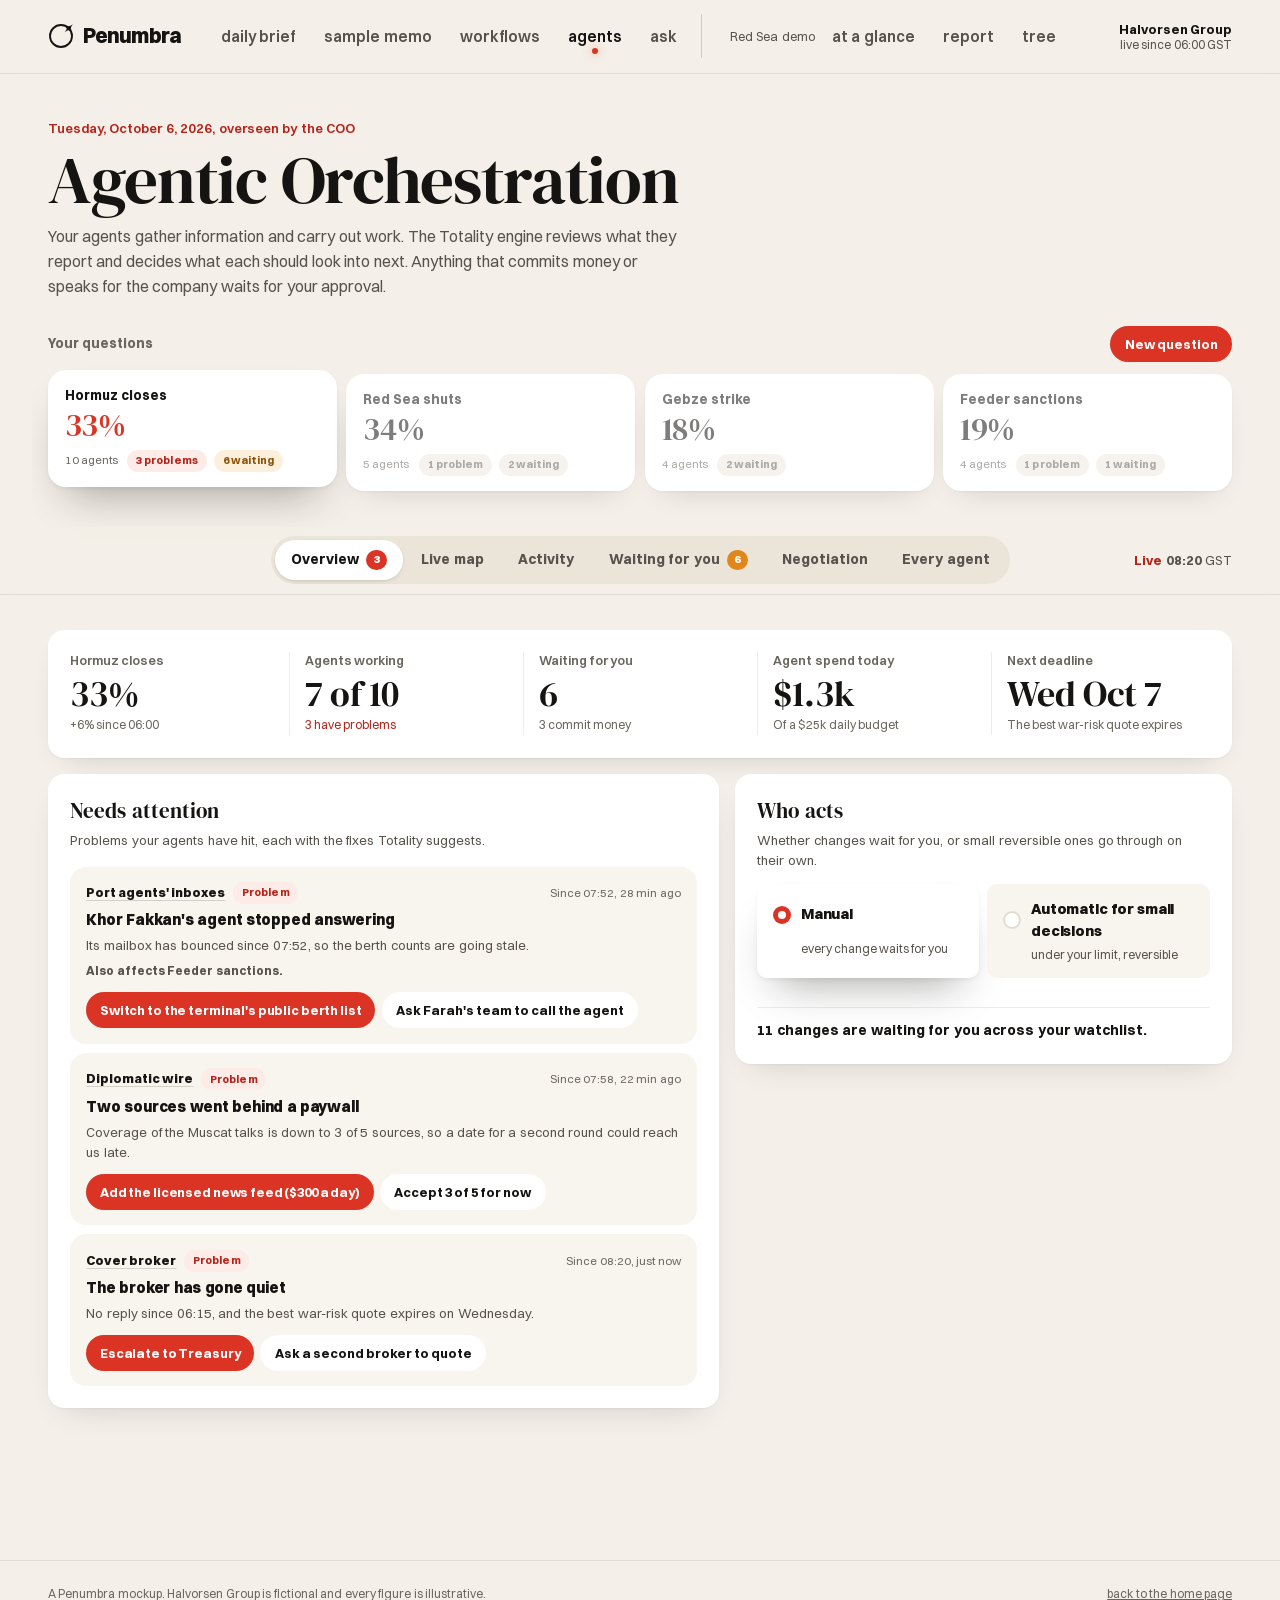
<file: agents.html>
<!doctype html>
<html lang="en">
<head>
  <meta charset="utf-8">
  <meta name="viewport" content="width=device-width, initial-scale=1, viewport-fit=cover">
  <title>Agents · Penumbra</title>
  <meta name="description" content="Penumbra with your agents: information agents sense, the Totality engine weighs what they find and steers them, and workflow agents act on the plan once you sign off.">
  <link rel="preload" href="assets/fonts/switzer-800.woff2" as="font" type="font/woff2" crossorigin>
  <link rel="preload" href="assets/fonts/switzer-400.woff2" as="font" type="font/woff2" crossorigin>
  <link rel="stylesheet" href="assets/css/base.css">
  <link rel="stylesheet" href="assets/css/app.css">
  <link rel="preconnect" href="https://fonts.googleapis.com">
  <link rel="preconnect" href="https://fonts.gstatic.com" crossorigin>
  <link rel="stylesheet" href="https://fonts.googleapis.com/css2?family=DM+Serif+Display&display=swap">
  <link rel="stylesheet" href="assets/css/agents.css">
  <script src="assets/js/nav.js"></script>
</head>
<body class="app ag-page">
  <a class="skip" href="#main">Skip to content</a>

  <header class="bar">
    <a class="wordmark" href="index.html" aria-label="Penumbra home">
      <span class="logo" aria-hidden="true"></span>
      Penumbra
    </a>
    <nav class="tabs" aria-label="Product">
      <a href="briefing.html">daily brief</a>
      <a href="memo.html">sample memo</a>
      <a href="team.html">workflows</a>
      <a href="agents.html" aria-current="page">agents</a>
      <a href="ask.html">ask</a>
      <span class="tabs__group">Red Sea demo</span>
      <a href="redsea.html">at a glance</a>
      <a href="redsea-report.html">report</a>
      <a href="redsea-tree.html">tree</a>
    </nav>
    <p class="bar__meta"><b>Halvorsen Group</b><span>live since 06:00 GST</span></p>
  </header>

  <main id="main" class="page ag">
    <section class="intro" aria-labelledby="ag-title">
      <div class="intro__text">
        <p class="intro__kicker">Tuesday, October 6, 2026, overseen by the COO</p>
        <h1 class="intro__title" id="ag-title">Agentic Orchestration</h1>
        <p class="intro__lede">Your agents gather information and carry out work. The Totality engine reviews what they report and decides what each should look into next. Anything that commits money or speaks for the company waits for your approval.</p>
      </div>
    </section>

    <section class="watch" aria-labelledby="w-title">
      <div class="watch__head">
        <h2 class="watch__title" id="w-title">Your questions</h2>
        <button type="button" class="btn-q watch__new" id="w-new">New question</button>
      </div>
      <div class="watch__list" id="w-list" role="tablist" aria-labelledby="w-title"></div>
    </section>

    <nav class="vtabs" id="vtabs" aria-label="Views of this question">
      <div class="vq" id="vq"><span class="vq__k" id="vq-k">Question</span> <button type="button" class="vq__name" id="vq-name" tabindex="-1" aria-describedby="vq-k" title="Back up to your questions"></button></div>
      <div class="vtabs__track">
        <span class="vtabs__thumb" aria-hidden="true"></span>
        <a class="vtab" href="#overview" data-go="overview">Overview<span class="vtab__n vtab__n--bad" id="n-attn" hidden></span></a>
        <a class="vtab" href="#live" data-go="live">Live map</a>
        <a class="vtab" href="#activity" data-go="activity">Activity</a>
        <a class="vtab" href="#waiting" data-go="waiting">Waiting for you<span class="vtab__n" id="n-wait" hidden></span></a>
        <a class="vtab" href="#negotiation" data-go="negotiation" id="tab-neg">Negotiation</a>
        <a class="vtab" href="#agents" data-go="agents">Every agent</a>
      </div>
      <p class="vtabs__live"><span class="live">Live</span> <b class="num" id="d-clock">08:20</b> GST</p>
    </nav>

    <div class="views" id="views">
      <section class="view" data-view="overview" aria-labelledby="ov-title">
        <h2 class="sr-only" id="ov-title">Overview</h2>
        <div class="dk" id="d-kpis"></div>
        <div class="ov">
          <div class="ov__card attn">
            <div class="ov__head">
              <h3 class="ov__title">Needs attention</h3>
              <p class="ov__note">Problems your agents have hit, each with the fixes Totality suggests.</p>
            </div>
            <div class="attn__list" id="attn"></div>
          </div>
          <div class="ov__card mode" id="mode">
            <div class="ov__head">
              <h3 class="ov__title">Who acts</h3>
              <p class="ov__note">Whether changes wait for you, or small reversible ones go through on their own.</p>
            </div>
            <div class="mode__seg" role="radiogroup" aria-label="Who acts">
              <button type="button" role="radio" data-mode="manual" aria-checked="true"><i class="mode__dot" aria-hidden="true"></i><b>Manual</b><small>every change waits for you</small></button>
              <button type="button" role="radio" data-mode="auto" aria-checked="false"><i class="mode__dot" aria-hidden="true"></i><b>Automatic for small decisions</b><small>under your limit, reversible</small></button>
            </div>
            <div class="mode__auto" id="mode-auto" inert>
              <div class="mode__auto-in">
                <p class="mode__label">Limit per change</p>
                <div class="mode__limit" role="radiogroup" aria-label="Limit per change" id="mode-limit"></div>
                <p class="mode__rule">Without asking you, Totality may retask information agents, change how often they check their sources, and draft documents. It never signs, pays, sends, or commits above your limit.</p>
              </div>
            </div>
            <p class="mode__now" id="mode-now" aria-live="polite"></p>
          </div>
        </div>
      </section>

      <section class="view" data-view="live" aria-labelledby="now-title" hidden>
        <div class="vhead">
          <h2 class="vhead__title" id="now-title">Live Map</h2>
          <p class="vhead__note">Information agents on the left report in; Totality weighs their findings and briefs the workflow agents on the right.</p>
        </div>
        <div class="dash__map">
          <div class="loop__board" id="loop-board">
            <svg class="loop__links" id="loop-links" aria-hidden="true"></svg>
            <div class="loop__col loop__col--sense">
              <p class="loop__colhead">Information agents</p>
              <div class="loop__agents" id="loop-sense"></div>
            </div>
            <button type="button" class="loop__hub" id="hub-btn" aria-label="Totality: the forecast and what it wants to know next">
              <svg class="hub" id="hub" viewBox="32 32 176 176" aria-hidden="true">
                <defs>
                  <linearGradient id="ag2-corona" x1="0" y1="0" x2="1" y2="1">
                    <stop offset="0" stop-color="#ffd27a"/><stop offset="0.5" stop-color="#ff7a3d"/><stop offset="1" stop-color="#ff3d6e"/>
                  </linearGradient>
                  <filter id="ag2-glow" x="-30%" y="-30%" width="160%" height="160%"><feGaussianBlur stdDeviation="5"/></filter>
                </defs>
                <circle class="hub__halo" cx="120" cy="120" r="80"/>
                <circle class="hub__disc" cx="120" cy="120" r="78"/>
                <g class="hub__corona"><circle class="hub__glow" cx="120" cy="120" r="80" filter="url(#ag2-glow)"/><circle class="hub__ring" cx="120" cy="120" r="80"/></g>
                <circle class="hub__arc" id="hub-arc" cx="120" cy="120" r="80" pathLength="100" transform="rotate(-90 120 120)"/>
                <text class="hub__p num" id="hub-p" x="120" y="132" text-anchor="middle">33%</text>
                <text class="hub__q" id="hub-q" x="120" y="158" text-anchor="middle">Hormuz closes</text>
              </svg>
            </button>
            <div class="loop__col loop__col--act">
              <p class="loop__colhead">Workflow agents</p>
              <div class="loop__agents" id="loop-act"></div>
            </div>
          </div>
        </div>
      </section>

      <section class="view" data-view="activity" aria-labelledby="fd-title" hidden>
        <div class="feed">
          <div class="feed__head">
            <div>
              <h2 class="vhead__title" id="fd-title">Activity</h2>
              <p class="vhead__note">What the agents are surfacing and what Totality changed, newest first.</p>
            </div>
            <div class="feed__f" role="group" aria-label="Show" id="feed-f"></div>
          </div>
          <ol class="feed__list" id="feed"></ol>
        </div>
      </section>

      <section class="view" data-view="waiting" aria-labelledby="q-title" hidden>
        <div class="vhead">
          <h2 class="vhead__title" id="q-title">Waiting for You</h2>
          <p class="vhead__note" id="q-note"></p>
        </div>
        <div class="queue" id="queue"></div>
        <div class="done" id="done" hidden>
          <h3 class="done__title">Done on its own</h3>
          <ul class="done__list" id="done-list"></ul>
        </div>
      </section>

      <section class="view" data-view="negotiation" aria-labelledby="st-title" hidden>
        <div id="st-section">
          <div class="vhead">
            <h2 class="vhead__title" id="st-title">Steer the Negotiation</h2>
            <p class="vhead__note">The resin buyer is negotiating the 7,000 t bridge-buy from Singapore. Change any part of the agent’s brief to see how it affects the chance of a deal and the value protected. Changes go to the agent when you send them.</p>
          </div>
          <div class="steer" id="steer">
            <div class="steer__brief">
              <div class="steer__top">
                <h3 class="panel__title">The resin buyer’s brief</h3>
                <p class="steer__ver" id="st-ver"></p>
              </div>
              <div class="steer__fields" id="st-fields"></div>
              <div class="steer__foot">
                <button type="button" class="btn btn--primary btn--sm" id="st-send">Send to the agent</button>
                <button type="button" class="btn-q" id="st-reset">Back to Totality’s brief</button>
                <p class="steer__msg" id="st-msg" aria-live="polite"></p>
              </div>
            </div>
            <div class="steer__out">
              <div class="kpis" id="st-kpis"></div>
              <h3 class="steer__h">How the brief has moved</h3>
              <ol class="vers" id="st-vers"></ol>
            </div>
          </div>
        </div>
      </section>

      <section class="view" data-view="agents" aria-labelledby="ro-title" hidden>
        <div class="vhead">
          <h2 class="vhead__title" id="ro-title">Every Agent</h2>
          <p class="vhead__note">A switched-on agent acts by itself within your limit.</p>
        </div>
        <div class="roster" id="roster" role="table" aria-label="Every agent"></div>
      </section>
    </div>
  </main>

  <div class="drawer" id="drawer" inert>
    <div class="drawer__scrim" data-close></div>
    <div class="drawer__panel" id="drawer-panel" role="region" aria-label="Details" tabindex="-1">
      <button type="button" class="drawer__x" data-close aria-label="Close the panel"></button>
      <aside class="dash__side" id="d-side" aria-live="polite"></aside>
    </div>
  </div>

  <dialog class="nq" id="nq" aria-labelledby="nq-title">
    <form class="nq__form" id="nq-form" method="dialog">
      <div class="nq__head">
        <h2 class="nq__title" id="nq-title">New question</h2>
        <p class="nq__lede">Type the question you want answered. Totality splits it into smaller questions it can forecast, and your agents gather the information those need.</p>
      </div>
      <label class="nq__f">
        <span class="nq__l">The question</span>
        <input class="nq__in" id="nq-q" type="text" required autocomplete="off" placeholder="Will Saudi ports restrict container traffic before December?">
      </label>
      <div class="nq__f">
        <span class="nq__l">Resolve by</span>
        <div class="pick__seg nq__by" id="nq-by" role="radiogroup" aria-label="Resolve by"></div>
      </div>
      <div class="nq__f">
        <span class="nq__l">Link your agents <small id="nq-count"></small></span>
        <p class="nq__hint">Totality suggests the agents that look relevant to the question. Linked agents keep their other work; you can change the links later.</p>
        <div class="nq__agents" id="nq-agents"></div>
      </div>
      <div class="nq__foot">
        <button type="button" class="btn-q" id="nq-cancel">Cancel</button>
        <button type="submit" class="btn btn--primary btn--sm" id="nq-make">Start watching</button>
      </div>
    </form>
  </dialog>

  <footer class="app-foot">
    <span>A Penumbra mockup. Halvorsen Group is fictional and every figure is illustrative.</span>
    <a href="index.html">back to the home page</a>
  </footer>

  <script src="assets/js/app.js"></script>
  <script src="assets/js/agents.js"></script>
  <script src="assets/js/agents-views.js"></script>
  <script src="assets/js/agents-ui.js"></script>
</body>
</html>
</file>
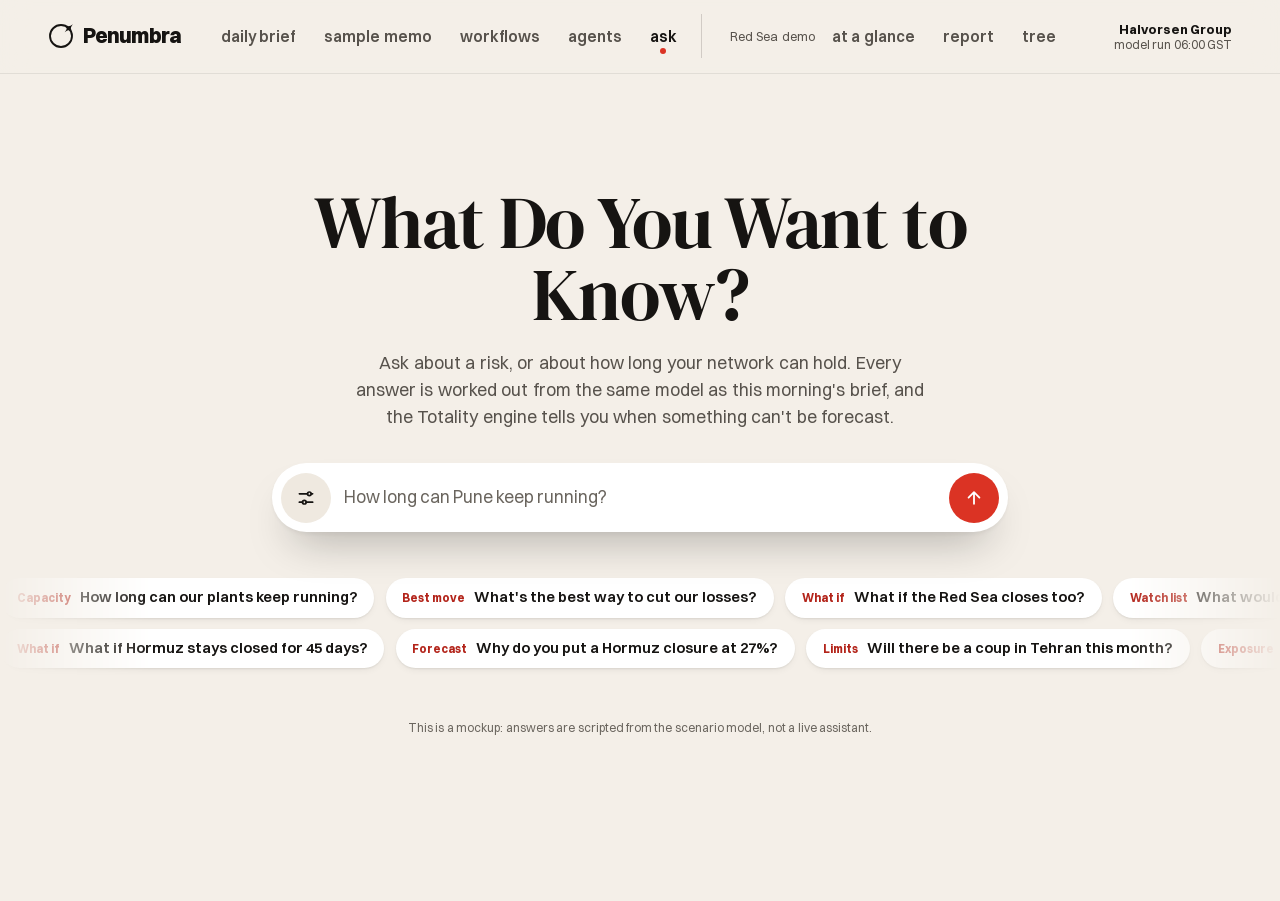
<file: ask.html>
<!doctype html>
<html lang="en">
<head>
  <meta charset="utf-8">
  <meta name="viewport" content="width=device-width, initial-scale=1, viewport-fit=cover">
  <title>Ask · Penumbra</title>
  <meta name="description" content="Ask the Totality engine about a geopolitical risk or about how long your network can hold. Answers come from the same model as the brief.">
  <link rel="preload" href="assets/fonts/switzer-800.woff2" as="font" type="font/woff2" crossorigin>
  <link rel="preload" href="assets/fonts/switzer-400.woff2" as="font" type="font/woff2" crossorigin>
  <link rel="stylesheet" href="assets/css/base.css">
  <link rel="stylesheet" href="assets/css/app.css">
  <link rel="preconnect" href="https://fonts.googleapis.com">
  <link rel="preconnect" href="https://fonts.gstatic.com" crossorigin>
  <link rel="stylesheet" href="https://fonts.googleapis.com/css2?family=DM+Serif+Display&display=swap">
  <link rel="stylesheet" href="assets/css/house.css">
  <link rel="stylesheet" href="assets/css/ask.css">
  <script src="assets/js/nav.js"></script>
</head>
<body class="app house ask-page">
  <a class="skip" href="#composer-input">Skip to the question box</a>

  <header class="bar">
    <a class="wordmark" href="index.html" aria-label="Penumbra home">
      <span class="logo" aria-hidden="true"></span>
      Penumbra
    </a>
    <nav class="tabs" aria-label="Product">
      <a href="briefing.html">daily brief</a>
      <a href="memo.html">sample memo</a>
      <a href="team.html">workflows</a>
      <a href="agents.html">agents</a>
      <a href="ask.html" aria-current="page">ask</a>
      <span class="tabs__group">Red Sea demo</span>
      <a href="redsea.html">at a glance</a>
      <a href="redsea-report.html">report</a>
      <a href="redsea-tree.html">tree</a>
    </nav>
    <p class="bar__meta"><b>Halvorsen Group</b><span>model run 06:00 GST</span></p>
  </header>

  <main id="main" class="ask">
    <div class="ask__thread">
      <!-- Empty state: shown until the first question -->
      <section class="ask__intro" id="intro" aria-labelledby="intro-title">
        <h1 class="display ask__title" id="intro-title">What Do You Want to Know?</h1>
        <p class="ask__lede">Ask about a risk, or about how long your network can hold. Every answer is worked out from the same model as this morning’s brief, and the Totality engine tells you when something can’t be forecast.</p>
      </section>

      <ol class="msgs" id="chat-log" role="log" aria-live="polite" aria-label="Conversation with Penumbra"></ol>

      <form class="composer" id="chat-form" autocomplete="off">
        <div class="qopts" id="qopts" hidden>
          <div class="qopts__head">
            <h2 class="qopts__title">Settings</h2>
            <button class="qopts__close" type="button" id="qopts-close" aria-label="Close options">×</button>
          </div>
          <fieldset class="qopt qctx">
            <legend>The situation behind each answer</legend>
            <p class="qopt__hint">Answers are worked out for this situation. A what-if question changes it, and later answers keep the change until you reset.</p>
            <dl class="ctx__list">
              <div><dt>Strait of Hormuz</dt><dd data-ctx="world">Closed for 21 days</dd></div>
              <div><dt>Red Sea</dt><dd data-ctx="redsea">Open</dd></div>
              <div><dt>Moves already made</dt><dd data-ctx="moves">None yet</dd></div>
              <div><dt>Chance of this situation</dt><dd data-ctx="p">27% in 30 days</dd></div>
            </dl>
            <p class="ctx__note" data-ctx="source">This morning’s scenario.</p>
            <div class="ctx__actions">
              <button class="btn btn--ghost btn--sm" type="button" id="ctx-reset">Reset to this morning</button>
            </div>
          </fieldset>
          <fieldset class="qopt">
            <legend>How often</legend>
            <div class="qseg" role="radiogroup" aria-label="How often the Totality engine runs this question" id="q-cadence"></div>
            <div class="qopt__more" id="q-cadence-more" hidden>
              <label class="qfield"><span>Stop</span>
                <select id="q-until"><option value="resolves">When it resolves</option><option value="2w">After 2 weeks</option><option value="1m">After a month</option><option value="never">Keep running</option></select></label>
              <label class="qfield"><span>Tell me</span>
                <select id="q-notify"><option value="change">Only when the answer moves 5% or more</option><option value="every">After every run</option></select></label>
            </div>
          </fieldset>
          <fieldset class="qopt">
            <legend>Resolution criteria <small>Optional</small></legend>
            <label class="sr-only" for="q-criteria">This resolves yes if</label>
            <textarea id="q-criteria" rows="2" maxlength="300" placeholder="Resolves yes if daily transits through the strait fall below 40% of normal for 3 days in a row."></textarea>
            <div class="qopt__row">
              <label class="qfield"><span>Resolve by</span><input type="date" id="q-by" value="2026-11-05" min="2026-10-06"></label>
              <label class="qfield qfield--grow"><span>Source of truth</span><input type="text" id="q-source" maxlength="80" placeholder="AIS transit counts"></label>
            </div>
            <button class="qlink" type="button" id="q-suggest">Suggest wording from my question</button>
          </fieldset>
          <fieldset class="qopt">
            <legend>Documents and data <small>Optional</small></legend>
            <div class="qfiles" id="q-files"></div>
            <label class="qattach">Attach files<input type="file" id="q-file" multiple accept=".pdf,.csv,.xlsx,.docx,.txt"></label>
            <p class="qopt__hint">Read on your servers with the rest of your data; nothing leaves them.</p>
            <div class="qsources" id="q-sources" role="group" aria-label="Connected sources to include"></div>
          </fieldset>
          <fieldset class="qopt standing" id="standing" hidden>
            <legend>Standing questions</legend>
            <ul class="standing__list" id="standing-list"></ul>
          </fieldset>
        </div>
        <div class="qchips" id="qchips" hidden></div>
        <button class="composer__opts" type="button" id="qopts-btn" aria-expanded="false" aria-controls="qopts" aria-label="Settings">
          <svg viewBox="0 0 24 24" aria-hidden="true"><path d="M4 7h10M18 7h2M4 17h4M12 17h8" fill="none" stroke="currentColor" stroke-width="2" stroke-linecap="round"/><circle cx="16" cy="7" r="2.2" fill="none" stroke="currentColor" stroke-width="2"/><circle cx="10" cy="17" r="2.2" fill="none" stroke="currentColor" stroke-width="2"/></svg>
          <span class="composer__badge" id="qopts-n" hidden></span>
        </button>
        <label class="sr-only" for="composer-input">Ask the Totality engine a question</label>
        <input class="composer__input" id="composer-input" type="text" maxlength="200" placeholder="How long can Pune keep running?">
        <button class="composer__send" type="submit" aria-label="Ask">
        <svg viewBox="0 0 24 24" aria-hidden="true"><path d="M12 19V5M5.5 11.5 12 5l6.5 6.5" fill="none" stroke="currentColor" stroke-width="2.2" stroke-linecap="round" stroke-linejoin="round"/></svg>
        </button>
      </form>

      <section class="chyron" id="starters" aria-label="Suggested questions">
        <div class="chyron__row"><div class="chyron__track"></div></div>
        <div class="chyron__row chyron__row--rev"><div class="chyron__track"></div></div>
      </section>
      <p class="ask__fine">This is a mockup: answers are scripted from the scenario model, not a live assistant.</p>
    </div>


  </main>

  <script src="assets/js/app.js"></script>
  <script src="assets/js/model.js"></script>
  <script src="assets/js/chat.js"></script>
</body>
</html>
</file>
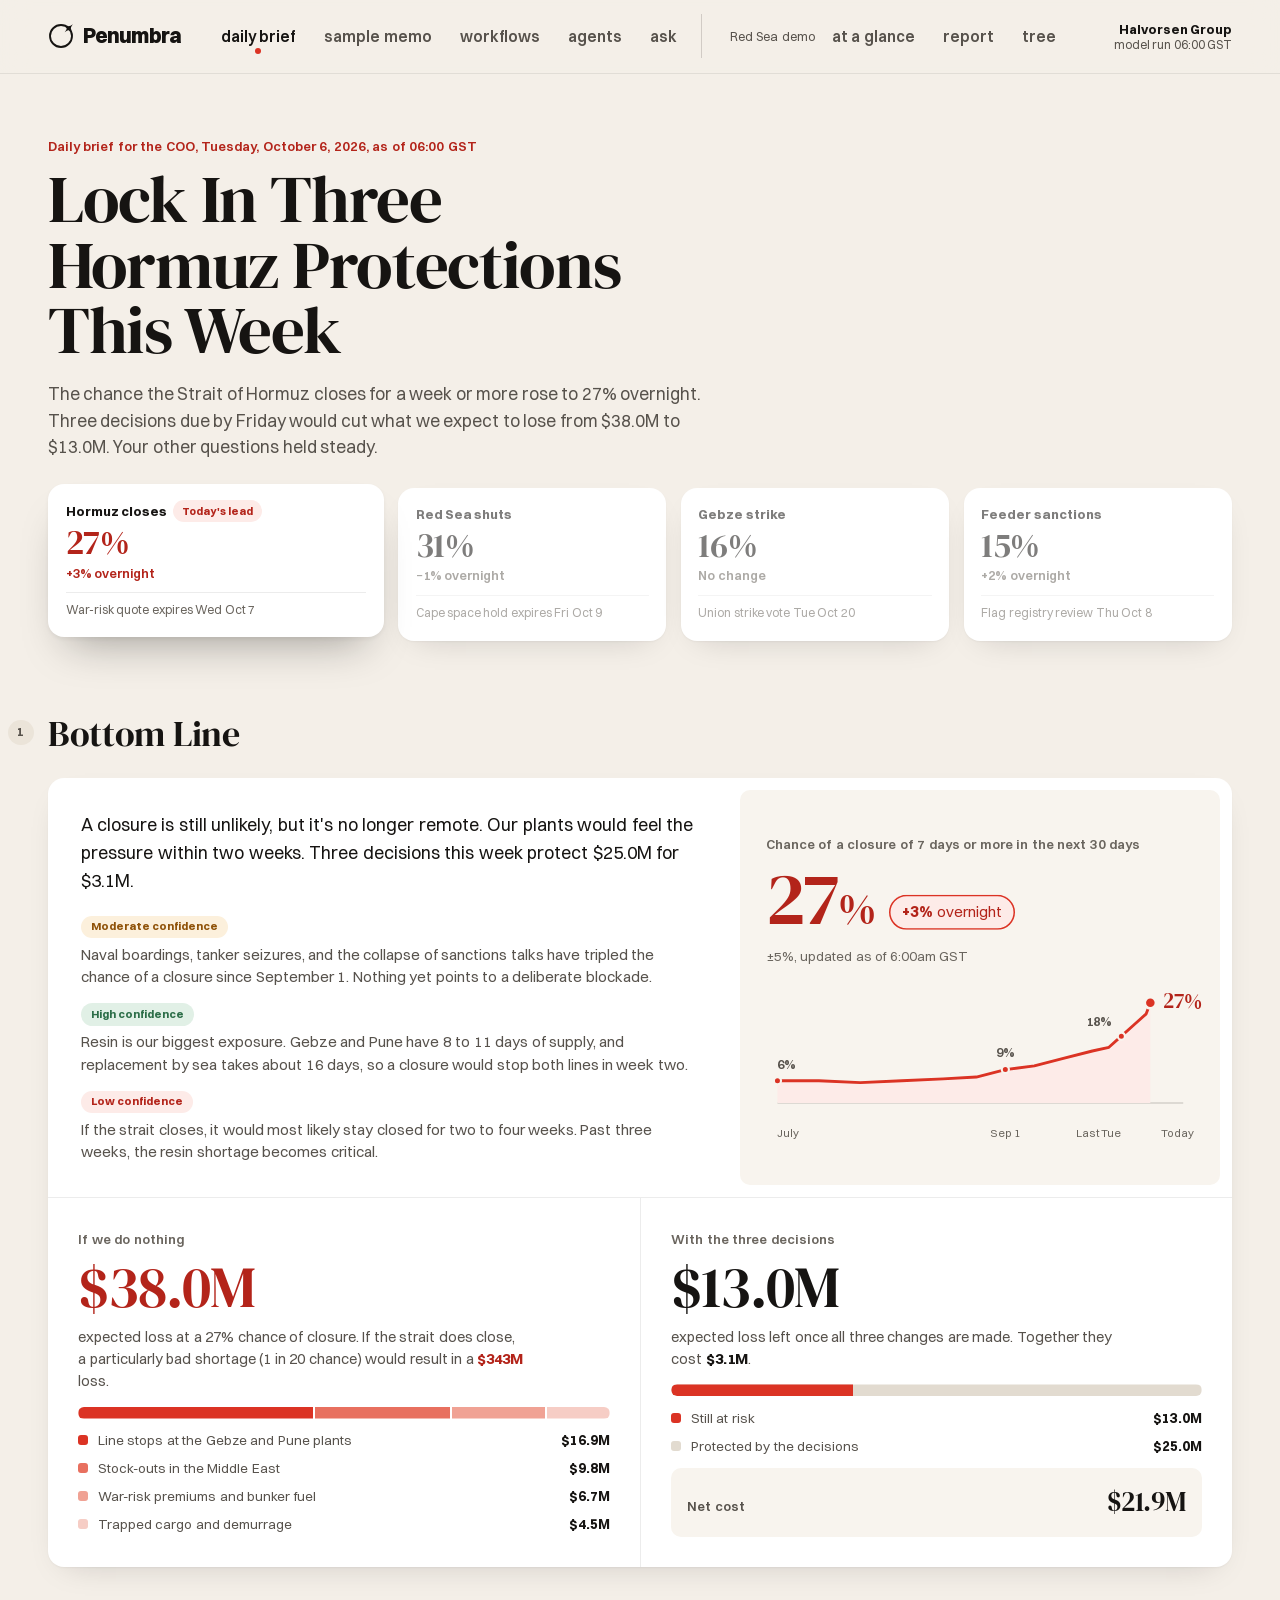
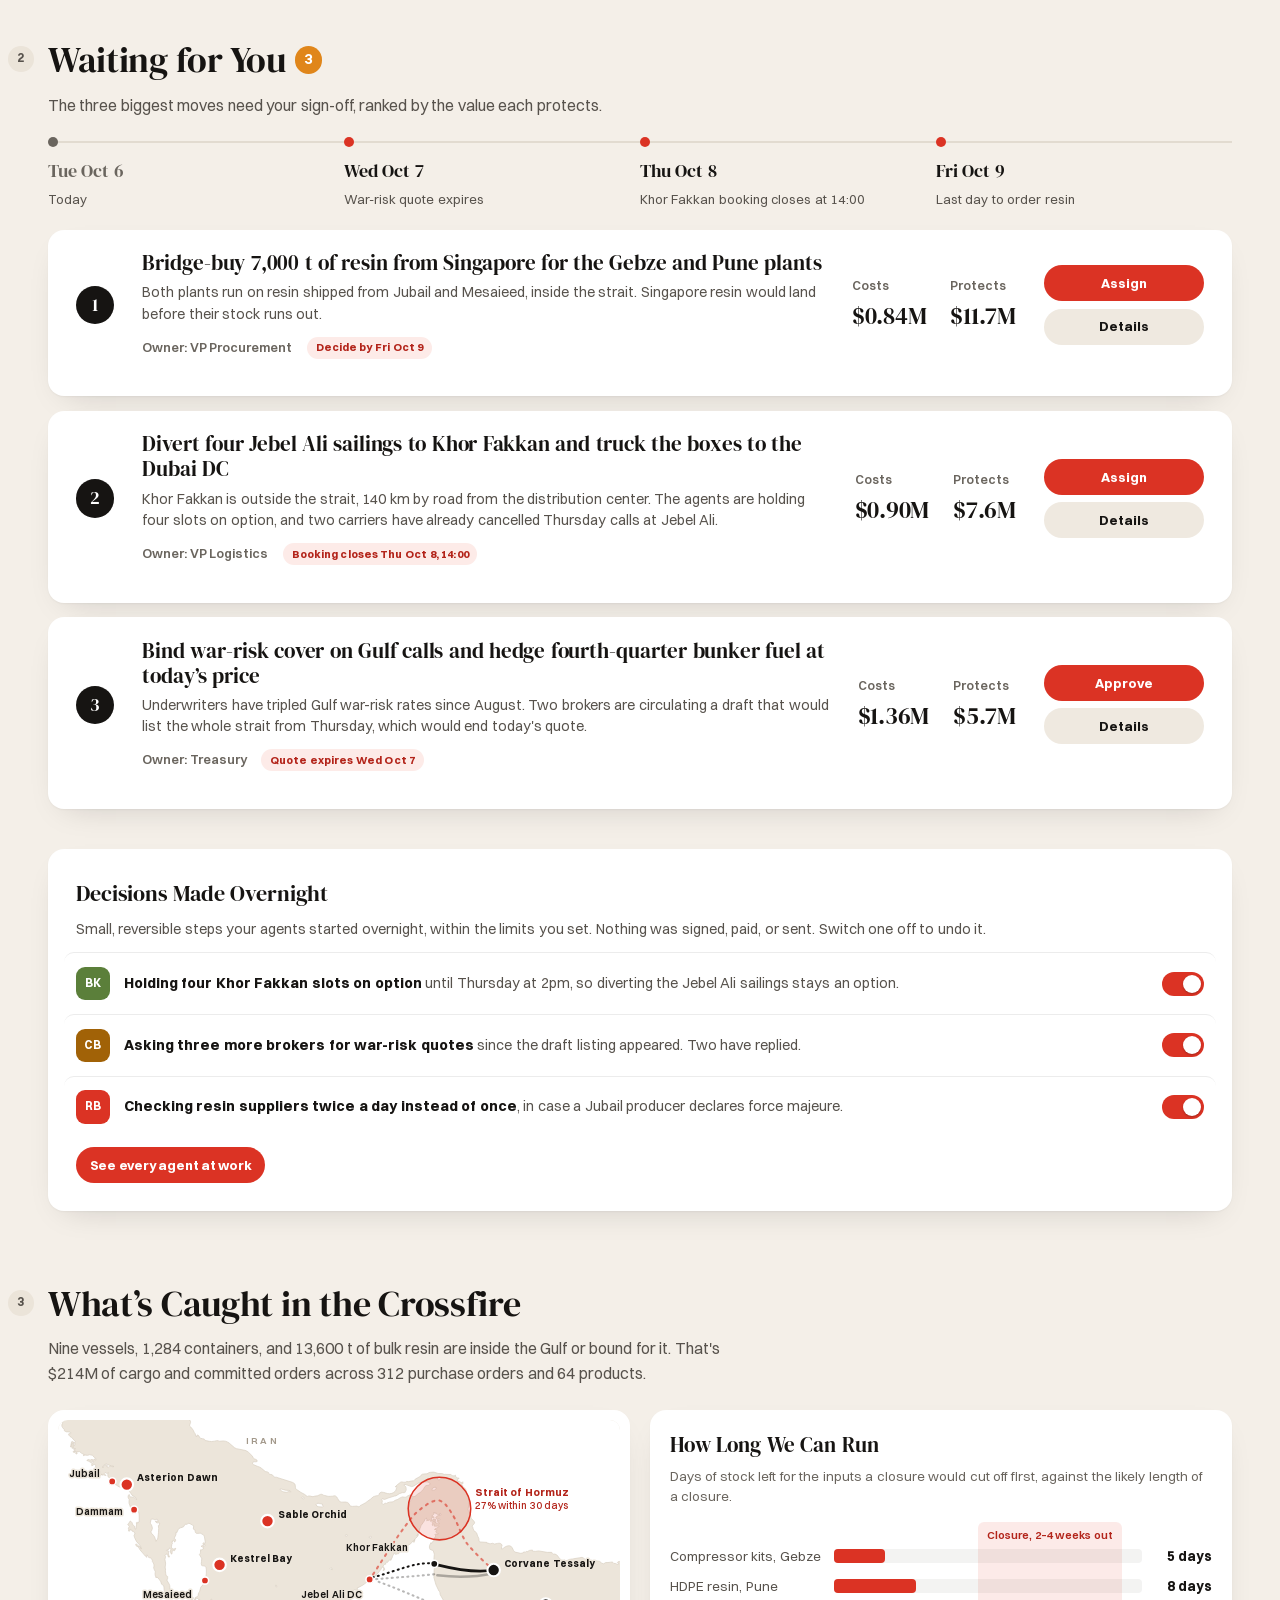
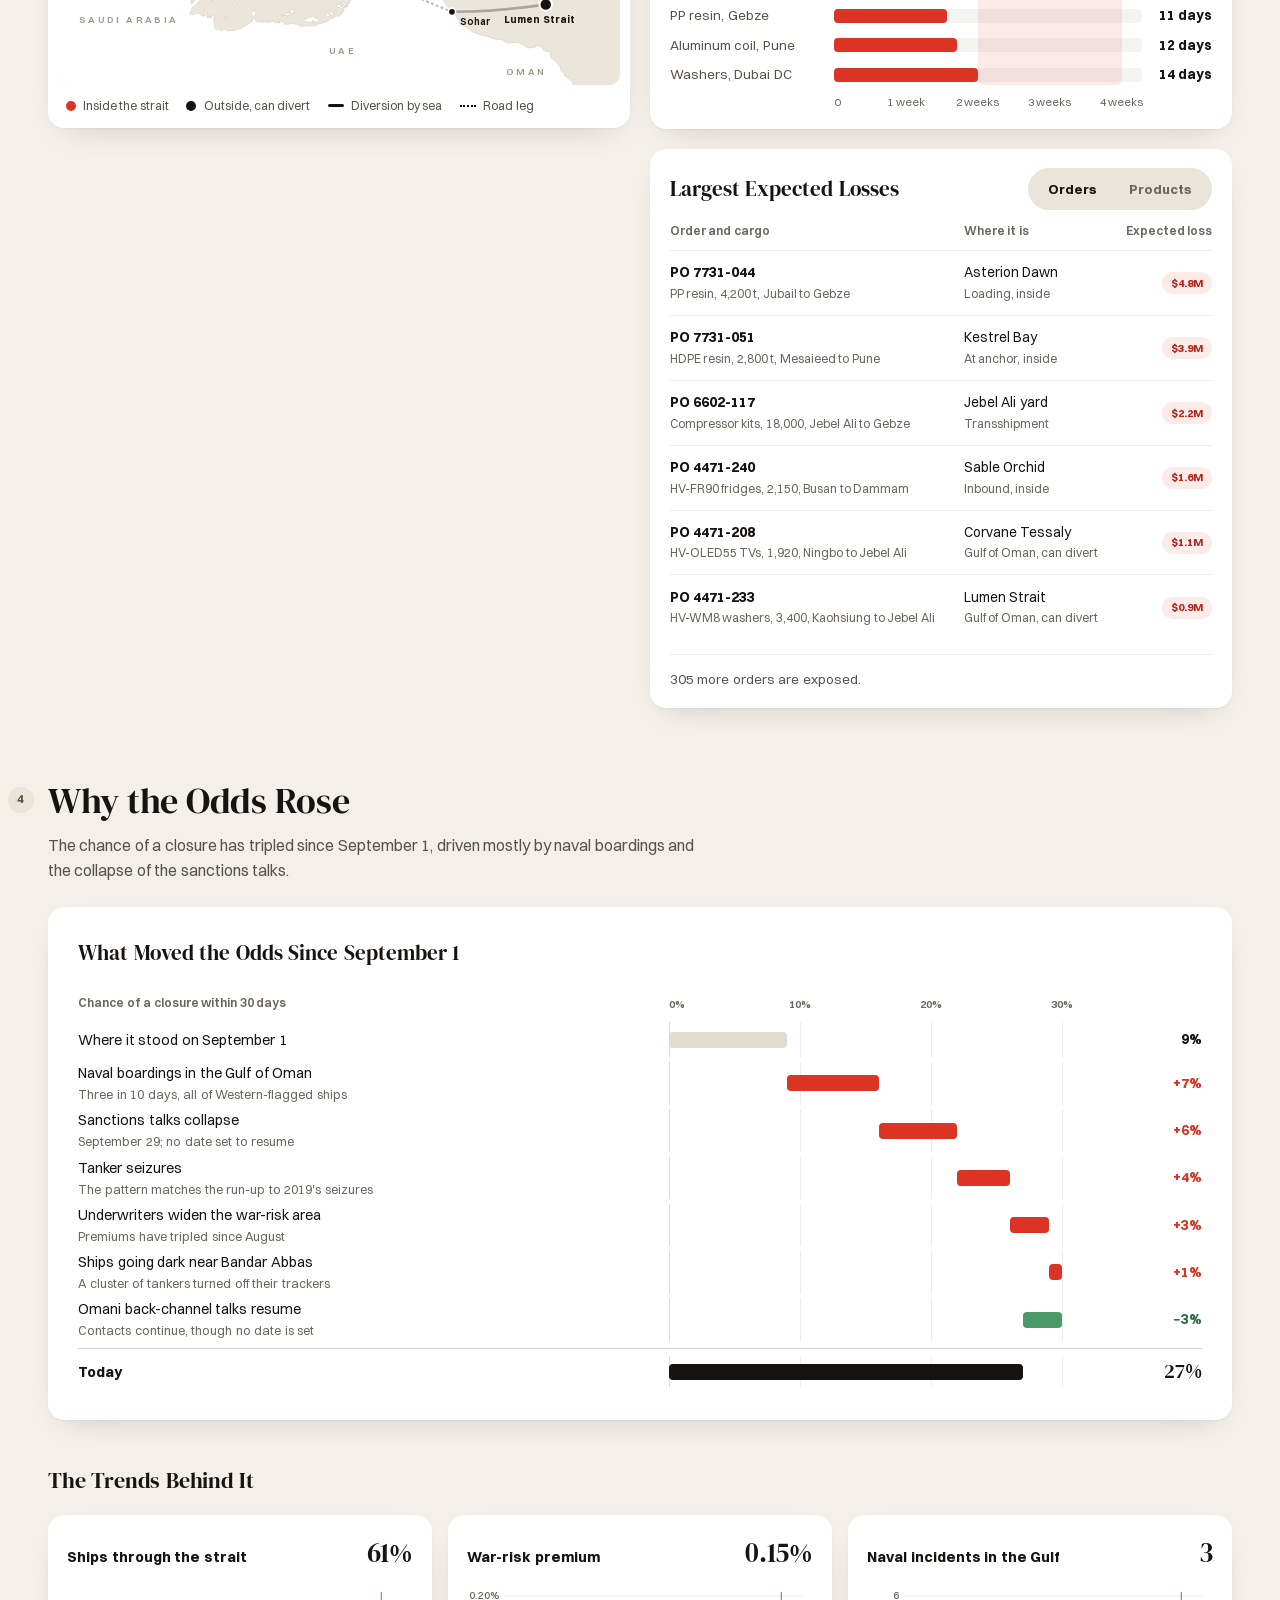
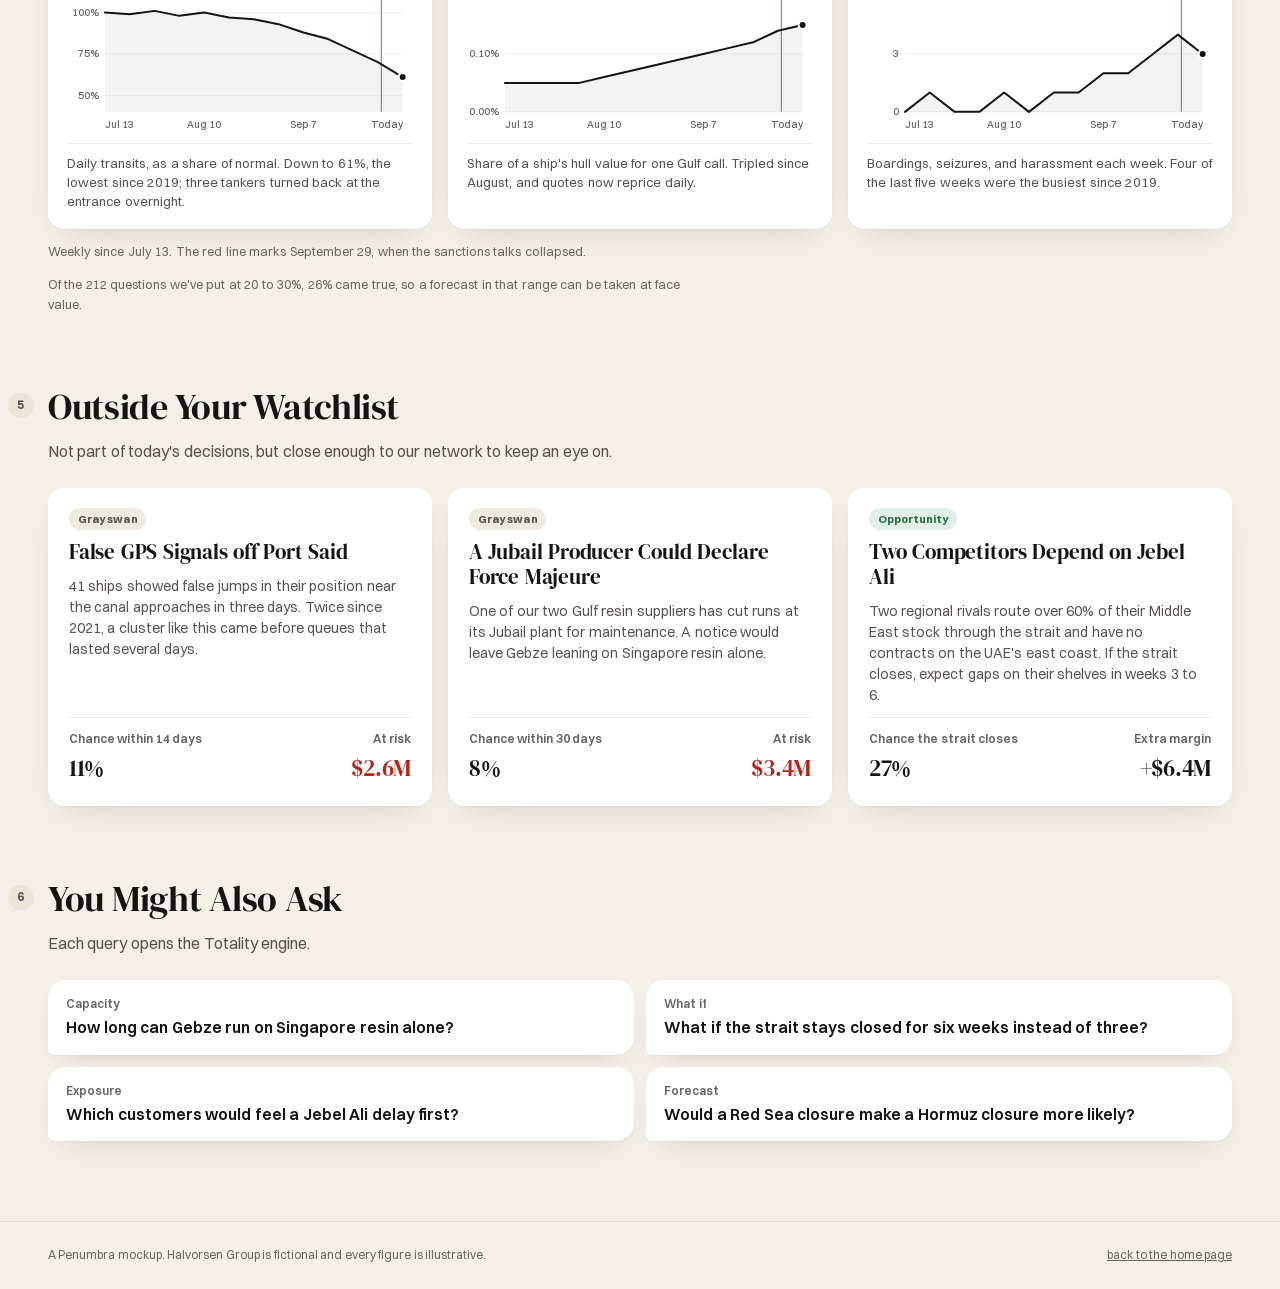
<file: briefing.html>
<!doctype html>
<html lang="en">
<head>
  <meta charset="utf-8">
  <meta name="viewport" content="width=device-width, initial-scale=1, viewport-fit=cover">
  <title>Daily brief · Penumbra</title>
  <meta name="description" content="Penumbra daily brief: what moved overnight across your questions, the decisions waiting for you, what’s exposed, and why the odds changed.">
  <link rel="preload" href="assets/fonts/switzer-800.woff2" as="font" type="font/woff2" crossorigin>
  <link rel="preload" href="assets/fonts/switzer-400.woff2" as="font" type="font/woff2" crossorigin>
  <link rel="stylesheet" href="assets/css/base.css">
  <link rel="stylesheet" href="assets/css/app.css">
  <link rel="preconnect" href="https://fonts.googleapis.com">
  <link rel="preconnect" href="https://fonts.gstatic.com" crossorigin>
  <link rel="stylesheet" href="https://fonts.googleapis.com/css2?family=DM+Serif+Display:ital@0;1&display=swap">
  <link rel="stylesheet" href="assets/css/house.css">
  <link rel="stylesheet" href="assets/css/brief.css">
  <script src="assets/js/nav.js"></script>
</head>
<body class="app house brief-page">
  <a class="skip" href="#main">Skip to content</a>

  <header class="bar">
    <a class="wordmark" href="index.html" aria-label="Penumbra home">
      <span class="logo" aria-hidden="true"></span>
      Penumbra
    </a>
    <nav class="tabs" aria-label="Product">
      <a href="briefing.html" aria-current="page">daily brief</a>
      <a href="memo.html">sample memo</a>
      <a href="team.html">workflows</a>
      <a href="agents.html">agents</a>
      <a href="ask.html">ask</a>
      <span class="tabs__group">Red Sea demo</span>
      <a href="redsea.html">at a glance</a>
      <a href="redsea-report.html">report</a>
      <a href="redsea-tree.html">tree</a>
    </nav>
    <p class="bar__meta"><b>Halvorsen Group</b><span>model run 06:00 GST</span></p>
  </header>

  <main id="main" class="page">
    <header class="bh">
      <p class="h-kicker">Daily brief for the COO, Tuesday, October 6, 2026, as of 06:00 GST</p>
      <h1 class="bh__title">Lock In Three Hormuz Protections This Week</h1>
      <p class="bh__lede">The chance the Strait of Hormuz closes for a week or more rose to 27% overnight. Three decisions due by Friday would cut what we expect to lose from $38.0M to $13.0M. Your other questions held steady.</p>
    </header>

    <!-- Your questions: what moved overnight, the lead story lifted -->
    <nav class="qs" aria-label="Your questions this morning">
      <a class="q is-lead" href="#bottom-line">
        <span class="q__k">Hormuz closes <span class="pill pill--red">Today’s lead</span></span>
        <span class="q__p">27%</span>
        <span class="q__d q__d--up">+3% overnight</span>
        <span class="q__n">War-risk quote expires Wed Oct 7</span>
      </a>
      <a class="q" href="redsea.html">
        <span class="q__k">Red Sea shuts</span>
        <span class="q__p">31%</span>
        <span class="q__d">−1% overnight</span>
        <span class="q__n">Cape space hold expires Fri Oct 9</span>
      </a>
      <a class="q" href="agents.html">
        <span class="q__k">Gebze strike</span>
        <span class="q__p">16%</span>
        <span class="q__d">No change</span>
        <span class="q__n">Union strike vote Tue Oct 20</span>
      </a>
      <a class="q" href="agents.html">
        <span class="q__k">Feeder sanctions</span>
        <span class="q__p">15%</span>
        <span class="q__d q__d--up">+2% overnight</span>
        <span class="q__n">Flag registry review Thu Oct 8</span>
      </a>
    </nav>

    <!-- 1. Bottom line -->
    <section class="sec" id="bottom-line" aria-labelledby="bl-title">
      <div class="sec__head">
        <h2 class="sec__title" id="bl-title"><span aria-hidden="true">1</span>Bottom Line</h2>
      </div>
      <div class="bl">
        <div class="bl__top">
          <div class="bl__text">
            <p class="bl__lead">A closure is still unlikely, but it’s no longer remote. Our plants would feel the pressure within two weeks. Three decisions this week protect $25.0M for $3.1M.</p>
            <ol class="kj" aria-label="Key judgments">
              <li><span class="conf conf--mod">Moderate confidence</span><p>Naval boardings, tanker seizures, and the collapse of sanctions talks have tripled the chance of a closure since September 1. Nothing yet points to a deliberate blockade.</p></li>
              <li><span class="conf conf--high">High confidence</span><p>Resin is our biggest exposure. Gebze and Pune have 8 to 11 days of supply, and replacement by sea takes about 16 days, so a closure would stop both lines in week two.</p></li>
              <li><span class="conf conf--low">Low confidence</span><p>If the strait closes, it would most likely stay closed for two to four weeks. Past three weeks, the resin shortage becomes critical.</p></li>
            </ol>
          </div>
          <div class="bl__odds">
            <p class="bl__k">Chance of a closure of 7 days or more in the next 30 days</p>
            <p class="bl__row"><span class="bl__p">27<span>%</span></span><span class="bl__move"><b>+3%</b> overnight</span></p>
            <p class="bl__band">±5%, updated as of 6:00am GST</p>
            <figure class="spark">
              <svg viewBox="0 16 300 96" role="img" aria-label="The chance of a closure over the last 90 days: about 6% through July and August, 9% on September 1, 18% last Tuesday, and 27% today">
                <line x1="8" y1="100" x2="292" y2="100" class="spark__base"/>
                <path class="spark__area" d="M8 100 L8 84.4 L37 84.4 L66 85.7 L95 84.4 L124 83.1 L147.2 81.8 L167.5 76.6 L187.8 74 L208.1 68.8 L228.4 63.6 L240 61 L248.7 53.2 L257.4 45.4 L266.1 37.6 L269 29.8 L269 100Z"/>
                <path class="spark__line" pathLength="1" d="M8 84.4 L37 84.4 L66 85.7 L95 84.4 L124 83.1 L147.2 81.8 L167.5 76.6 L187.8 74 L208.1 68.8 L228.4 63.6 L240 61 L248.7 53.2 L257.4 45.4 L266.1 37.6 L269 29.8"/>
                <circle cx="8" cy="84.4" r="2.5" class="spark__pt"/><text x="8" y="76" class="spark__lab">6%</text>
                <circle cx="167.5" cy="76.6" r="2.5" class="spark__pt"/><text x="167.5" y="68" class="spark__lab" text-anchor="middle">9%</text>
                <circle cx="248.7" cy="53.2" r="2.5" class="spark__pt"/><text x="242" y="46" class="spark__lab" text-anchor="end">18%</text>
                <circle cx="269" cy="29.8" r="4" class="spark__dot"/><text x="278" y="33.5" class="spark__lab spark__lab--now">27%</text>
              </svg>
              <figcaption class="spark__axis"><span>July</span><span>Sep 1</span><span>Last Tue</span><span>Today</span></figcaption>
            </figure>
                      </div>
        </div>
        <div class="bl__money">
          <div class="cost">
            <p class="cost__k">If we do nothing</p>
            <p class="cost__v red">$38.0M</p>
            <p class="cost__what">expected loss at a 27% chance of closure. If the strait does close, a particularly bad shortage (1 in 20 chance) would result in a <b class="red">$343M</b> loss.</p>
            <div class="stack" role="img" aria-label="Expected loss by cause: plant line stops $16.9M, Middle East stock-outs $9.8M, war-risk premiums and bunker fuel $6.7M, and trapped cargo and demurrage $4.5M">
              <span style="--w:16.9"></span><span style="--w:9.8"></span><span style="--w:6.7"></span><span style="--w:4.5"></span>
            </div>
            <ul class="stack__key">
              <li><i></i>Line stops at the Gebze and Pune plants<b>$16.9M</b></li>
              <li><i></i>Stock-outs in the Middle East<b>$9.8M</b></li>
              <li><i></i>War-risk premiums and bunker fuel<b>$6.7M</b></li>
              <li><i></i>Trapped cargo and demurrage<b>$4.5M</b></li>
            </ul>
          </div>
          <div class="cost">
            <p class="cost__k">With the three decisions</p>
            <p class="cost__v">$13.0M</p>
            <p class="cost__what">expected loss left once all three changes are made. Together they cost <b>$3.1M</b>.</p>
            <div class="left" role="img" aria-label="Of the $38.0M, the three decisions protect $25.0M and $13.0M is still at risk"><i class="left__risk"></i></div>
            <ul class="stack__key">
              <li><i class="left__k left__k--risk"></i>Still at risk<b>$13.0M</b></li>
              <li><i class="left__k"></i>Protected by the decisions<b>$25.0M</b></li>
            </ul>
            <div class="net"><span>Net cost</span><b>$21.9M</b></div>
          </div>
        </div>
      </div>
    </section>

    <!-- 2. Waiting for you -->
    <section class="sec" id="waiting" aria-labelledby="wait-title">
      <div class="sec__head">
        <h2 class="sec__title" id="wait-title"><span aria-hidden="true">2</span>Waiting for You <b class="count" id="wait-n" aria-label="3 waiting">3</b></h2>
        <p class="sec__note">The three biggest moves need your sign-off, ranked by the value each protects.</p>
      </div>

      <ol class="week" aria-label="Deadlines this week">
        <li class="week__day is-today"><b>Tue Oct 6</b><span>Today</span></li>
        <li class="week__day is-due" data-week="2"><b>Wed Oct 7</b><span>War-risk quote expires</span></li>
        <li class="week__day is-due" data-week="1"><b>Thu Oct 8</b><span>Khor Fakkan booking closes at 14:00</span></li>
        <li class="week__day is-due" data-week="0"><b>Fri Oct 9</b><span>Last day to order resin</span></li>
      </ol>

      <ol class="decisions">
        <li class="decision" data-d="0">
          <span class="decision__n" aria-hidden="true">1</span>
          <div class="decision__body">
            <h3 class="decision__title">Bridge-buy 7,000 t of resin from Singapore for the Gebze and Pune plants</h3>
            <p class="decision__why">Both plants run on resin shipped from Jubail and Mesaieed, inside the strait. Singapore resin would land before their stock runs out.</p>
            <p class="decision__meta"><span>Owner: VP Procurement</span><span class="pill pill--red decision__due">Decide by Fri Oct 9</span><span class="pill decision__state" data-owner="VP Procurement"></span></p>
          </div>
          <dl class="decision__nums">
            <div><dt>Costs</dt><dd>$0.84M</dd></div>
            <div><dt>Protects</dt><dd>$11.7M</dd></div>
          </dl>
          <div class="decision__act">
            <button class="btn btn--primary btn--sm" type="button" data-assign>Assign</button>
            <button class="btn-q" type="button" data-details aria-expanded="false" aria-controls="dec-0">Details</button>
          </div>
          <div class="decision__more" id="dec-0"><div><dl class="did__dl"><div><dt>What happens</dt><dd>Procurement signs for 7,000 t of Singapore resin, 4,000 t landing by October 20 and the rest in November, split between Gebze and Pune.</dd></div><div><dt>If we wait</dt><dd>After Friday the supplier’s offer lapses, and the next shipment couldn’t land before both plants run out.</dd></div><div><dt>Who’s affected</dt><dd>Elif’s production team at Gebze reschedules two lines around the delivery dates.</dd></div></dl><a class="btn-q" href="team.html?directive=bridge">See the team’s part</a></div></div>
        </li>
        <li class="decision" data-d="1">
          <span class="decision__n" aria-hidden="true">2</span>
          <div class="decision__body">
            <h3 class="decision__title">Divert four Jebel Ali sailings to Khor Fakkan and truck the boxes to the Dubai DC</h3>
            <p class="decision__why">Khor Fakkan is outside the strait, 140 km by road from the distribution center. The agents are holding four slots on option, and two carriers have already cancelled Thursday calls at Jebel Ali.</p>
            <p class="decision__meta"><span>Owner: VP Logistics</span><span class="pill pill--red decision__due">Booking closes Thu Oct 8, 14:00</span><span class="pill decision__state" data-owner="VP Logistics"></span></p>
          </div>
          <dl class="decision__nums">
            <div><dt>Costs</dt><dd>$0.90M</dd></div>
            <div><dt>Protects</dt><dd>$7.6M</dd></div>
          </dl>
          <div class="decision__act">
            <button class="btn btn--primary btn--sm" type="button" data-assign>Assign</button>
            <button class="btn-q" type="button" data-details aria-expanded="false" aria-controls="dec-1">Details</button>
          </div>
          <div class="decision__more" id="dec-1"><div><dl class="did__dl"><div><dt>What happens</dt><dd>Logistics books the four Khor Fakkan slots the agents are holding and arranges trucks for the 140 km to the Dubai DC.</dd></div><div><dt>If we wait</dt><dd>The slots go at Thursday’s 2pm cutoff, and the four sailings sit at Jebel Ali if the strait closes.</dd></div><div><dt>Who’s affected</dt><dd>Farah’s port team moves the bookings, and Layla’s key accounts get notice of deliveries a day and a half later.</dd></div></dl><a class="btn-q" href="team.html?directive=divert">See the team’s part</a></div></div>
        </li>
        <li class="decision" data-d="2">
          <span class="decision__n" aria-hidden="true">3</span>
          <div class="decision__body">
            <h3 class="decision__title">Bind war-risk cover on Gulf calls and hedge fourth-quarter bunker fuel at today’s price</h3>
            <p class="decision__why">Underwriters have tripled Gulf war-risk rates since August. Two brokers are circulating a draft that would list the whole strait from Thursday, which would end today’s quote.</p>
            <p class="decision__meta"><span>Owner: Treasury</span><span class="pill pill--red decision__due">Quote expires Wed Oct 7</span><span class="pill decision__state" data-owner="Treasury"></span></p>
          </div>
          <dl class="decision__nums">
            <div><dt>Costs</dt><dd>$1.36M</dd></div>
            <div><dt>Protects</dt><dd>$5.7M</dd></div>
          </dl>
          <div class="decision__act">
            <button class="btn btn--primary btn--sm" type="button" data-assign data-verb="Approve" data-did="Approved">Approve</button>
            <button class="btn-q" type="button" data-details aria-expanded="false" aria-controls="dec-2">Details</button>
          </div>
          <div class="decision__more" id="dec-2"><div><dl class="did__dl"><div><dt>What happens</dt><dd>Treasury binds war-risk cover on our Gulf calls at today’s quote and places a fourth-quarter bunker hedge.</dd></div><div><dt>If we wait</dt><dd>If underwriters list the whole strait on Thursday, today’s quote is gone and premiums reprice upward.</dd></div><div><dt>Who’s affected</dt><dd>Farah’s port team confirms which calls the cover needs to name.</dd></div></dl><a class="btn-q" href="team.html?directive=cover">See the team’s part</a></div></div>
        </li>
      </ol>

      <div class="done">
        <div class="done__head">
          <h3 class="sub">Decisions Made Overnight</h3>
          <p class="sub__note">Small, reversible steps your agents started overnight, within the limits you set. Nothing was signed, paid, or sent. Switch one off to undo it.</p>
        </div>
        <ul class="done__list">
          <li class="did"><span class="did__who" style="--av:#5b7f3a">BK</span><p class="did__what" role="button" tabindex="0" aria-expanded="false"><span class="did__line"><b>Holding four Khor Fakkan slots on option</b> until Thursday at 2pm, so diverting the Jebel Ali sailings stays an option.</span></p><input type="checkbox" class="tgl did__keep" checked aria-label="Keep this step: Holding four Khor Fakkan slots on option">
            <div class="did__more" id="did-0"><dl class="did__dl"><div><dt>Agent</dt><dd>Booking agent</dd></div><div><dt>When</dt><dd>02:14 GST</dd></div><div><dt>Why</dt><dd>Two carriers cancelled Thursday calls at Jebel Ali, and Khor Fakkan’s berth space was going fast.</dd></div><div><dt>Cost</dt><dd>Nothing until Thursday at 2pm. If you approve the diversion, the slots become the $0.90M booking.</dd></div><div><dt>Undo</dt><dd>Releases the four slots at no cost.</dd></div><div class="did__next"><dt>Next time</dt><dd><div class="sw sw--sm" role="group" aria-label="Next time this agent would take a step like this"><span class="sw__pill" aria-hidden="true"></span><button type="button" aria-pressed="true" data-next="auto">Act on its own</button><button type="button" aria-pressed="false" data-next="ask">Ask me first</button></div></dd></div></dl></div></li>
          <li class="did"><span class="did__who" style="--av:#a16207">CB</span><p class="did__what" role="button" tabindex="0" aria-expanded="false"><span class="did__line"><b>Asking three more brokers for war-risk quotes</b> since the draft listing appeared. Two have replied.</span></p><input type="checkbox" class="tgl did__keep" checked aria-label="Keep this step: Asking three more brokers for war-risk quotes">
            <div class="did__more" id="did-1"><dl class="did__dl"><div><dt>Agent</dt><dd>Cover broker agent</dd></div><div><dt>When</dt><dd>03:40 GST</dd></div><div><dt>Why</dt><dd>Two brokers circulated a draft that would list the whole strait from Thursday, which would end today’s quote.</dd></div><div><dt>Cost</dt><dd>Nothing. Quotes commit us to nothing.</dd></div><div><dt>Undo</dt><dd>Withdraws the three requests.</dd></div><div class="did__next"><dt>Next time</dt><dd><div class="sw sw--sm" role="group" aria-label="Next time this agent would take a step like this"><span class="sw__pill" aria-hidden="true"></span><button type="button" aria-pressed="true" data-next="auto">Act on its own</button><button type="button" aria-pressed="false" data-next="ask">Ask me first</button></div></dd></div></dl></div></li>
          <li class="did"><span class="did__who" style="--av:#db3324">RB</span><p class="did__what" role="button" tabindex="0" aria-expanded="false"><span class="did__line"><b>Checking resin suppliers twice a day instead of once</b>, in case a Jubail producer declares force majeure.</span></p><input type="checkbox" class="tgl did__keep" checked aria-label="Keep this step: Checking resin suppliers twice a day instead of once">
            <div class="did__more" id="did-2"><dl class="did__dl"><div><dt>Agent</dt><dd>Resin supply agent</dd></div><div><dt>When</dt><dd>04:05 GST</dd></div><div><dt>Why</dt><dd>A force-majeure notice from Jubail would make resin urgent, and hearing of it a day sooner buys time to buy elsewhere.</dd></div><div><dt>Cost</dt><dd>About $80 a month of data.</dd></div><div><dt>Undo</dt><dd>Goes back to one check a day.</dd></div><div class="did__next"><dt>Next time</dt><dd><div class="sw sw--sm" role="group" aria-label="Next time this agent would take a step like this"><span class="sw__pill" aria-hidden="true"></span><button type="button" aria-pressed="true" data-next="auto">Act on its own</button><button type="button" aria-pressed="false" data-next="ask">Ask me first</button></div></dd></div></dl></div></li>
        </ul>
        <a class="btn btn--primary btn--sm done__more" href="agents.html">See every agent at work</a>
      </div>
    </section>

    <!-- 3. Exposure -->
    <section class="sec" id="exposure" aria-labelledby="exp-title">
      <div class="sec__head">
        <h2 class="sec__title" id="exp-title"><span aria-hidden="true">3</span>What’s Caught in the Crossfire</h2>
        <p class="sec__note">Nine vessels, 1,284 containers, and 13,600 t of bulk resin are inside the Gulf or bound for it. That’s $214M of cargo and committed orders across 312 purchase orders and 64 products.</p>
      </div>

      <div class="exposure">
        <figure class="bmap" aria-labelledby="map-cap">
          <svg viewBox="70 105 540 255" class="bmap__svg" role="img" aria-label="Map of the Persian Gulf and the Gulf of Oman. Five Halvorsen vessels are marked: three inside the strait near Jubail, Mesaieed, and Dammam, and two in the Gulf of Oman. Diversion routes run to Khor Fakkan and Sohar, outside the strait, with road legs to the Dubai distribution center.">
            <rect x="20" y="10" width="620" height="420" class="bmap__sea"/>
            <!-- coastline: Natural Earth 1:10m land (public domain), same projection as the markers -->
            <path class="bmap__coast" d="M60.0 95.0 L620.0 95.0 L620.0 95.6 L620.0 96.1 L620.0 96.7 L620.0 97.2 L620.0 97.7 L620.0 98.8 L620.0 99.7 L620.0 100.4 L620.0 100.8 L620.0 101.2 L620.0 102.4 L620.0 104.1 L620.0 104.8 L620.0 105.4 L620.0 103.3 L620.0 102.4 L620.0 101.8 L620.0 102.6 L620.0 103.1 L620.0 103.5 L620.0 104.1 L620.0 104.5 L620.0 105.5 L620.0 105.9 L620.0 106.4 L620.0 106.9 L620.0 107.4 L620.0 108.0 L620.0 108.7 L620.0 109.4 L620.0 109.9 L620.0 110.3 L620.0 110.6 L620.0 109.3 L620.0 107.7 L620.0 106.9 L620.0 106.3 L620.0 104.8 L620.0 103.1 L620.0 101.9 L620.0 101.4 L620.0 101.0 L620.0 100.3 L620.0 99.5 L620.0 100.6 L620.0 101.4 L620.0 103.1 L620.0 103.7 L620.0 102.9 L620.0 104.1 L620.0 104.5 L620.0 105.0 L620.0 106.4 L620.0 107.2 L620.0 108.1 L620.0 108.8 L620.0 109.7 L620.0 110.6 L620.0 111.6 L620.0 112.6 L620.0 113.5 L620.0 115.1 L620.0 116.3 L620.0 117.2 L620.0 118.1 L620.0 117.6 L620.0 118.0 L620.0 117.4 L620.0 116.8 L620.0 116.2 L620.0 115.8 L620.0 115.4 L620.0 114.9 L620.0 113.0 L620.0 112.1 L620.0 112.8 L620.0 113.3 L620.0 115.3 L620.0 115.9 L620.0 116.3 L620.0 117.1 L620.0 118.3 L620.0 118.7 L620.0 119.5 L620.0 119.9 L620.0 120.6 L620.0 121.4 L620.0 122.1 L620.0 123.0 L620.0 124.1 L620.0 124.6 L620.0 125.3 L620.0 126.7 L620.0 128.2 L620.0 130.0 L620.0 130.9 L620.0 130.3 L620.0 129.1 L620.0 128.6 L620.0 129.5 L620.0 130.0 L620.0 131.0 L620.0 132.2 L620.0 132.6 L620.0 133.1 L620.0 133.5 L620.0 135.1 L620.0 135.9 L620.0 136.6 L620.0 137.2 L620.0 137.7 L620.0 138.7 L620.0 139.6 L620.0 140.3 L620.0 140.6 L620.0 141.3 L620.0 141.8 L620.0 142.6 L620.0 143.3 L620.0 144.5 L620.0 144.9 L620.0 145.3 L620.0 145.7 L620.0 146.4 L620.0 145.6 L620.0 146.4 L620.0 147.3 L620.0 148.0 L620.0 148.6 L620.0 149.1 L620.0 149.7 L620.0 150.6 L620.0 151.0 L620.0 151.5 L620.0 151.9 L620.0 152.6 L620.0 153.3 L620.0 153.7 L620.0 154.4 L620.0 155.0 L620.0 155.7 L620.0 155.2 L620.0 154.1 L620.0 154.6 L620.0 155.2 L620.0 156.4 L620.0 155.8 L620.0 153.4 L620.0 152.8 L620.0 152.1 L620.0 151.5 L620.0 151.1 L620.0 150.6 L620.0 150.3 L620.0 149.5 L620.0 150.0 L620.0 149.6 L620.0 149.2 L620.0 149.6 L620.0 150.0 L620.0 150.4 L620.0 149.9 L620.0 150.5 L620.0 150.9 L620.0 151.8 L620.0 151.2 L620.0 150.5 L620.0 151.0 L620.0 151.4 L620.0 151.8 L620.0 152.5 L620.0 153.3 L620.0 153.7 L620.0 154.3 L620.0 153.7 L620.0 152.7 L620.0 153.3 L620.0 153.8 L620.0 154.4 L620.0 153.9 L620.0 153.4 L620.0 153.9 L620.0 154.6 L620.0 156.0 L620.0 156.8 L620.0 157.3 L620.0 157.9 L620.0 158.6 L620.0 159.2 L620.0 159.9 L620.0 159.2 L620.0 158.4 L620.0 159.1 L620.0 159.9 L620.0 161.5 L620.0 161.1 L620.0 162.2 L620.0 162.8 L620.0 163.7 L620.0 164.6 L620.0 165.3 L620.0 166.2 L620.0 166.6 L620.0 167.1 L620.0 167.9 L620.0 168.3 L620.0 167.9 L620.0 168.3 L620.0 169.2 L620.0 169.7 L620.0 169.3 L620.0 169.7 L620.0 170.3 L620.0 171.0 L620.0 172.2 L620.0 172.8 L620.0 173.3 L620.0 174.0 L620.0 174.6 L620.0 175.3 L620.0 175.9 L620.0 176.6 L620.0 177.1 L620.0 177.6 L620.0 178.1 L620.0 178.5 L620.0 179.1 L620.0 179.8 L620.0 180.5 L620.0 181.1 L620.0 182.0 L620.0 182.5 L620.0 181.9 L620.0 181.4 L620.0 182.6 L620.0 183.0 L620.0 183.6 L620.0 184.4 L620.0 185.2 L620.0 186.9 L620.0 186.5 L620.0 185.6 L620.0 185.1 L620.0 184.6 L620.0 183.7 L620.0 183.3 L620.0 182.8 L620.0 182.1 L620.0 181.0 L620.0 180.6 L620.0 180.0 L620.0 179.5 L620.0 178.3 L620.0 177.6 L620.0 177.2 L620.0 174.6 L620.0 174.1 L620.0 174.8 L620.0 175.8 L620.0 177.1 L620.0 178.1 L620.0 179.2 L620.0 180.5 L620.0 179.1 L620.0 177.9 L620.0 178.9 L620.0 178.3 L620.0 175.5 L620.0 175.0 L620.0 174.4 L620.0 174.0 L620.0 174.4 L620.0 173.1 L620.0 172.7 L620.0 171.4 L620.0 171.9 L620.0 172.6 L620.0 173.4 L620.0 174.1 L620.0 174.6 L620.0 175.1 L620.0 175.8 L620.0 176.5 L620.0 175.6 L620.0 174.5 L620.0 173.5 L620.0 173.1 L620.0 173.9 L620.0 174.5 L620.0 175.0 L620.0 175.6 L620.0 176.0 L620.0 177.2 L620.0 177.8 L620.0 178.3 L620.0 177.6 L620.0 176.7 L620.0 176.1 L620.0 175.5 L620.0 175.0 L620.0 174.5 L620.0 174.1 L620.0 174.5 L620.0 175.0 L620.0 175.5 L620.0 176.3 L620.0 176.8 L620.0 177.4 L620.0 177.9 L620.0 178.4 L620.0 178.8 L620.0 179.4 L620.0 180.0 L620.0 181.1 L620.0 180.3 L620.0 180.6 L620.0 181.6 L620.0 182.6 L620.0 183.7 L620.0 184.7 L620.0 183.9 L620.0 183.3 L620.0 182.9 L620.0 182.4 L620.0 182.8 L620.0 183.2 L620.0 183.7 L620.0 184.1 L620.0 184.9 L620.0 185.6 L620.0 185.2 L620.0 185.6 L620.0 186.4 L620.0 187.0 L620.0 187.5 L620.0 187.9 L620.0 188.5 L620.0 189.2 L620.0 189.8 L620.0 190.2 L620.0 190.6 L620.0 191.1 L620.0 191.9 L620.0 192.4 L620.0 191.2 L620.0 190.6 L620.0 190.3 L620.0 188.3 L620.0 188.8 L620.0 189.4 L620.0 190.1 L620.0 190.9 L620.0 190.4 L620.0 191.0 L620.0 191.4 L620.0 194.8 L620.0 195.5 L620.0 195.9 L620.0 196.4 L620.0 194.6 L620.0 194.0 L620.0 194.4 L620.0 193.9 L620.0 193.3 L620.0 192.8 L620.0 192.4 L620.0 191.4 L620.0 192.2 L620.0 192.6 L620.0 193.0 L620.0 193.7 L620.0 194.5 L620.0 194.1 L620.0 196.5 L620.0 196.1 L620.0 196.6 L620.0 197.6 L620.0 198.2 L620.0 197.7 L620.0 198.1 L620.0 198.7 L620.0 199.5 L620.0 200.1 L620.0 200.6 L620.0 201.1 L620.0 201.5 L620.0 202.0 L620.0 202.6 L620.0 202.9 L620.0 203.7 L620.0 204.6 L620.0 205.6 L620.0 206.9 L620.0 208.4 L620.0 209.9 L620.0 211.6 L620.0 212.3 L620.0 211.4 L620.0 210.9 L620.0 210.5 L620.0 209.5 L620.0 209.0 L620.0 207.4 L620.0 206.8 L620.0 206.3 L620.0 205.1 L620.0 204.6 L620.0 205.7 L620.0 206.7 L620.0 207.2 L620.0 206.8 L620.0 207.4 L620.0 207.9 L620.0 209.5 L620.0 210.2 L620.0 211.2 L620.0 211.8 L620.0 213.0 L620.0 213.5 L620.0 214.1 L620.0 213.2 L620.0 211.8 L620.0 211.0 L620.0 210.1 L620.0 209.4 L620.0 210.4 L620.0 210.8 L620.0 211.4 L620.0 211.8 L620.0 212.2 L620.0 212.8 L620.0 215.0 L620.0 215.5 L620.0 215.9 L620.0 216.5 L620.0 218.8 L620.0 217.3 L620.0 216.9 L620.0 217.6 L620.0 217.9 L620.0 219.0 L620.0 219.9 L620.0 220.4 L620.0 221.3 L620.0 222.4 L620.0 222.8 L620.0 224.1 L620.0 224.5 L620.0 225.9 L620.0 226.3 L620.0 225.3 L620.0 226.0 L620.0 226.5 L620.0 227.3 L620.0 228.7 L620.0 229.6 L620.0 229.1 L620.0 230.2 L620.0 231.2 L620.0 232.0 L620.0 231.4 L620.0 231.8 L620.0 231.4 L620.0 232.8 L620.0 233.4 L620.0 234.0 L620.0 234.5 L620.0 235.1 L620.0 235.6 L620.0 236.2 L620.0 236.8 L620.0 237.3 L620.0 237.9 L620.0 239.2 L620.0 240.0 L620.0 240.7 L620.0 241.4 L620.0 242.2 L620.0 241.5 L620.0 241.0 L620.0 239.6 L620.0 238.8 L620.0 238.2 L620.0 237.6 L620.0 236.8 L620.0 237.2 L620.0 238.1 L620.0 238.8 L620.0 239.2 L620.0 240.2 L620.0 240.8 L620.0 239.7 L620.0 238.9 L620.0 238.3 L620.0 237.8 L620.0 237.2 L620.0 236.8 L620.0 236.3 L620.0 237.4 L620.0 237.9 L620.0 237.5 L620.0 236.9 L620.0 235.5 L620.0 234.8 L620.0 234.1 L620.0 233.1 L620.0 232.6 L620.0 230.7 L620.0 231.1 L620.0 230.3 L620.0 229.9 L620.0 230.9 L620.0 231.4 L620.0 232.3 L620.0 233.7 L620.0 234.5 L620.0 235.9 L620.0 236.4 L620.0 237.0 L620.0 237.4 L620.0 238.3 L620.0 238.7 L620.0 239.4 L620.0 241.4 L620.0 242.1 L620.0 242.8 L620.0 243.2 L620.0 242.4 L620.0 241.7 L620.0 243.6 L620.0 244.1 L620.0 244.9 L620.0 245.6 L620.0 246.1 L620.0 245.3 L620.0 244.6 L620.0 243.8 L620.0 242.9 L620.0 243.3 L620.0 242.9 L620.0 243.3 L620.0 244.1 L620.0 245.4 L620.0 245.9 L620.0 246.4 L620.0 247.1 L620.0 247.6 L620.0 249.6 L620.0 250.1 L620.0 249.5 L620.0 249.9 L620.0 249.5 L620.0 248.7 L620.0 248.1 L620.0 249.3 L620.0 249.9 L620.0 250.3 L620.0 251.0 L620.0 251.5 L620.0 252.0 L620.0 252.6 L620.0 252.2 L620.0 252.6 L620.0 253.1 L620.0 252.6 L620.0 251.7 L620.0 250.9 L620.0 251.8 L620.0 252.6 L620.0 251.9 L620.0 251.0 L620.0 249.8 L620.0 248.9 L620.0 248.3 L620.0 247.9 L620.0 247.0 L620.0 246.6 L620.0 245.4 L620.0 246.0 L620.0 247.1 L620.0 247.8 L620.0 248.3 L620.0 248.7 L620.0 249.3 L620.0 250.1 L620.0 249.7 L620.0 249.2 L620.0 249.9 L620.0 250.4 L620.0 251.4 L620.0 252.1 L620.0 252.9 L620.0 253.4 L620.0 253.8 L620.0 254.5 L620.0 255.0 L620.0 255.8 L620.0 256.6 L620.0 257.5 L620.0 258.2 L620.0 256.6 L620.0 256.0 L620.0 256.6 L620.0 257.4 L620.0 258.1 L620.0 258.7 L620.0 259.5 L620.0 260.7 L620.0 260.3 L620.0 261.0 L620.0 261.4 L620.0 260.6 L620.0 261.4 L620.0 262.9 L620.0 263.8 L620.0 263.3 L620.0 263.7 L620.0 264.2 L620.0 264.6 L620.0 263.7 L620.0 264.1 L620.0 263.7 L620.0 264.7 L620.0 265.2 L620.0 265.9 L620.0 265.5 L620.0 265.1 L620.0 264.5 L620.0 264.0 L620.0 263.2 L620.0 262.4 L620.0 261.8 L620.0 261.3 L620.0 262.9 L620.0 263.3 L620.0 262.5 L620.0 262.0 L620.0 261.4 L620.0 260.7 L620.0 261.3 L620.0 262.1 L620.0 262.5 L620.0 263.3 L620.0 263.8 L620.0 264.4 L620.0 264.8 L620.0 264.4 L620.0 263.9 L620.0 265.2 L620.0 265.9 L620.0 266.5 L620.0 267.1 L620.0 267.6 L620.0 269.0 L620.0 268.3 L620.0 267.8 L620.0 267.4 L620.0 267.9 L620.0 268.3 L620.0 268.9 L620.0 269.4 L620.0 270.2 L620.0 271.4 L620.0 271.8 L620.0 272.3 L620.0 273.7 L620.0 274.1 L620.0 273.4 L620.0 272.9 L620.0 273.6 L620.0 274.3 L620.0 275.1 L620.0 276.0 L620.0 276.5 L620.0 277.8 L620.0 278.8 L620.0 279.9 L620.0 280.6 L620.0 281.0 L620.0 280.6 L620.0 280.2 L620.0 279.9 L620.0 279.4 L620.0 278.7 L620.0 276.9 L620.0 276.0 L620.0 275.2 L620.0 274.5 L620.0 273.1 L620.0 272.6 L620.0 273.5 L620.0 273.9 L620.0 276.1 L620.0 277.0 L620.0 277.8 L620.0 277.4 L620.0 278.0 L620.0 278.5 L620.0 279.9 L620.0 279.4 L620.0 278.4 L620.0 277.4 L620.0 276.6 L620.0 276.1 L620.0 275.3 L620.0 274.6 L620.0 273.9 L620.0 272.9 L620.0 274.4 L620.0 275.7 L620.0 276.4 L620.0 276.9 L620.0 277.4 L620.0 278.0 L620.0 277.4 L620.0 276.4 L620.0 277.4 L620.0 278.4 L620.0 279.1 L620.0 278.2 L620.0 278.7 L620.0 279.5 L620.0 280.0 L620.0 280.6 L620.0 281.3 L620.0 282.1 L620.0 282.5 L620.0 282.9 L620.0 283.3 L620.0 284.1 L620.0 284.5 L620.0 283.0 L620.0 282.5 L620.0 282.9 L620.0 283.5 L620.0 284.2 L620.0 283.3 L620.0 283.8 L620.0 286.8 L620.0 287.4 L620.0 286.9 L620.0 286.4 L620.0 287.2 L620.0 288.3 L620.0 289.0 L620.0 290.2 L620.0 289.5 L620.0 289.1 L620.0 290.5 L620.0 291.2 L620.0 292.4 L620.0 292.8 L620.0 293.2 L620.0 293.8 L620.0 295.2 L620.0 295.8 L620.0 296.2 L620.0 296.7 L620.0 297.5 L620.0 298.0 L620.0 297.3 L620.0 296.0 L620.0 295.5 L620.0 296.3 L620.0 296.8 L620.0 297.2 L620.0 297.9 L620.0 298.9 L620.0 300.9 L620.0 301.4 L620.0 302.1 L620.0 302.6 L620.0 303.1 L620.0 303.6 L620.0 304.2 L620.0 303.8 L620.0 304.4 L620.0 306.4 L620.0 307.5 L620.0 307.9 L620.0 308.8 L620.0 309.5 L620.0 309.9 L620.0 309.3 L620.0 307.8 L620.0 305.4 L620.0 304.5 L620.0 304.1 L620.0 303.3 L620.0 302.2 L620.0 303.7 L620.0 303.3 L620.0 302.5 L620.0 303.3 L620.0 303.7 L620.0 305.6 L620.0 306.5 L620.0 307.7 L620.0 308.7 L620.0 309.8 L620.0 311.4 L620.0 313.0 L620.0 314.3 L620.0 315.2 L620.0 316.1 L620.0 316.7 L620.0 317.9 L620.0 317.0 L620.0 316.0 L620.0 314.9 L620.0 313.3 L620.0 312.5 L620.0 311.6 L620.0 310.7 L620.0 310.0 L620.0 309.6 L620.0 309.2 L620.0 308.1 L620.0 308.7 L620.0 309.5 L620.0 311.4 L620.0 313.3 L620.0 315.5 L620.0 316.0 L620.0 315.1 L620.0 315.6 L620.0 316.0 L620.0 316.4 L620.0 315.4 L620.0 316.7 L620.0 317.4 L620.0 318.6 L620.0 320.2 L620.0 320.6 L620.0 321.7 L620.0 322.6 L620.0 323.6 L620.0 324.1 L620.0 323.2 L620.0 322.4 L620.0 321.6 L620.0 321.0 L620.0 319.9 L620.0 320.3 L620.0 321.3 L620.0 321.8 L620.0 322.4 L620.0 322.9 L620.0 323.3 L620.0 324.0 L620.0 325.6 L620.0 326.4 L620.0 326.0 L620.0 325.5 L620.0 324.9 L620.0 324.1 L620.0 323.3 L620.0 322.5 L620.0 321.9 L620.0 321.4 L620.0 322.1 L620.0 323.6 L620.0 323.1 L620.0 322.5 L620.0 321.5 L620.0 322.4 L620.0 323.4 L620.0 324.0 L620.0 324.4 L620.0 324.9 L620.0 325.6 L620.0 326.2 L620.0 326.8 L620.0 327.9 L620.0 328.5 L620.0 329.1 L620.0 330.2 L620.0 331.4 L620.0 336.0 L620.0 335.6 L620.0 335.2 L620.0 334.1 L620.0 333.6 L620.0 333.0 L620.0 332.6 L620.0 333.2 L620.0 334.8 L620.0 335.5 L620.0 336.4 L620.0 337.3 L620.0 336.7 L620.0 337.5 L620.0 337.0 L620.0 338.5 L620.0 339.7 L620.0 341.2 L620.0 342.5 L620.0 341.5 L620.0 340.4 L620.0 339.5 L620.0 340.0 L620.0 341.0 L620.0 341.7 L620.0 342.4 L620.0 343.4 L620.0 344.8 L620.0 344.3 L620.0 343.6 L620.0 342.9 L620.0 342.1 L620.0 341.3 L620.0 340.9 L620.0 341.4 L620.0 342.3 L620.0 343.1 L620.0 342.6 L620.0 342.0 L620.0 342.6 L620.0 343.3 L620.0 344.1 L620.0 345.7 L620.0 347.4 L620.0 348.4 L620.0 349.4 L620.0 350.8 L620.0 351.6 L620.0 352.2 L620.0 354.1 L620.0 355.3 L620.0 355.8 L620.0 355.4 L620.0 354.8 L620.0 354.2 L620.0 353.5 L620.0 354.4 L620.0 355.7 L620.0 356.3 L620.0 356.8 L620.0 357.4 L620.0 358.9 L620.0 359.7 L620.0 360.1 L620.0 360.6 L620.0 359.5 L620.0 358.7 L620.0 357.5 L620.0 356.9 L620.0 355.6 L620.0 356.1 L620.0 357.3 L620.0 357.7 L620.0 358.7 L620.0 359.3 L620.0 359.8 L620.0 360.2 L620.0 361.1 L620.0 361.7 L620.0 362.4 L620.0 362.9 L620.0 363.3 L620.0 364.4 L620.0 363.3 L620.0 362.5 L620.0 362.0 L620.0 362.5 L620.0 362.9 L620.0 362.5 L620.0 361.9 L620.0 361.5 L620.0 361.0 L620.0 360.4 L620.0 359.9 L620.0 359.5 L620.0 358.7 L620.0 358.3 L620.0 357.8 L620.0 357.2 L620.0 356.8 L620.0 356.1 L620.0 355.7 L620.0 357.0 L620.0 357.5 L620.0 358.1 L620.0 358.5 L620.0 359.4 L620.0 359.0 L620.0 358.4 L620.0 357.8 L620.0 357.4 L620.0 356.0 L620.0 356.4 L620.0 356.8 L620.0 357.3 L620.0 356.8 L620.0 357.2 L620.0 358.1 L620.0 359.1 L620.0 359.6 L620.0 360.1 L620.0 359.6 L620.0 359.2 L620.0 359.7 L620.0 361.5 L620.0 362.4 L620.0 363.4 L620.0 364.6 L620.0 366.0 L620.0 364.8 L620.0 364.4 L620.0 364.8 L620.0 365.5 L620.0 366.4 L620.0 367.3 L620.0 368.1 L620.0 367.7 L620.0 367.2 L620.0 366.5 L620.0 367.1 L620.0 366.4 L620.0 365.8 L620.0 365.0 L620.0 364.4 L620.0 363.9 L620.0 363.3 L620.0 362.5 L620.0 363.2 L620.0 363.6 L620.0 362.5 L620.0 361.7 L620.0 361.0 L620.0 360.1 L620.0 359.5 L620.0 359.1 L620.0 358.7 L620.0 358.0 L620.0 357.0 L620.0 357.4 L620.0 358.4 L620.0 359.7 L620.0 360.2 L620.0 360.9 L620.0 361.6 L620.0 362.6 L620.0 362.2 L620.0 361.4 L620.0 361.8 L620.0 362.8 L620.0 363.7 L620.0 364.5 L620.0 365.3 L620.0 365.8 L620.0 366.2 L620.0 366.8 L620.0 367.2 L620.0 366.8 L620.0 365.9 L620.0 365.2 L620.0 364.6 L620.0 364.1 L620.0 364.5 L620.0 363.6 L620.0 364.1 L620.0 364.9 L620.0 365.6 L620.0 366.0 L620.0 365.5 L620.0 366.1 L620.0 366.8 L620.0 367.3 L620.0 367.7 L620.0 368.3 L620.0 369.5 L620.0 370.0 L620.0 369.1 L620.0 368.0 L620.0 367.6 L620.0 366.9 L620.0 366.1 L620.0 365.1 L620.0 364.3 L620.0 363.7 L620.0 363.2 L620.0 362.3 L620.0 361.9 L620.0 361.5 L620.0 361.1 L620.0 362.3 L620.0 362.8 L620.0 362.3 L620.0 362.8 L620.0 363.4 L620.0 364.0 L620.0 364.7 L620.0 365.1 L620.0 365.7 L620.0 366.5 L620.0 367.2 L620.0 367.7 L620.0 368.3 L620.0 368.8 L620.0 369.2 L620.0 368.7 L620.0 369.2 L620.0 369.6 L620.0 370.0 L620.0 368.4 L620.0 367.9 L620.0 364.9 L620.0 364.1 L620.0 363.7 L620.0 364.1 L620.0 363.0 L620.0 362.0 L620.0 361.0 L620.0 360.3 L620.0 359.4 L620.0 357.6 L620.0 358.3 L620.0 359.0 L620.0 359.6 L620.0 360.2 L620.0 359.7 L620.0 358.8 L620.0 357.8 L620.0 357.0 L620.0 357.7 L620.0 358.1 L620.0 357.7 L620.0 355.6 L620.0 354.5 L620.0 353.5 L620.0 352.5 L620.0 350.9 L620.0 352.2 L620.0 352.8 L620.0 354.2 L620.0 355.7 L620.0 356.4 L620.0 355.8 L620.0 355.1 L620.0 354.4 L620.0 353.7 L620.0 353.1 L620.0 352.5 L620.0 350.9 L620.0 352.1 L620.0 354.7 L620.0 355.4 L620.0 354.5 L620.0 353.5 L620.0 351.5 L620.0 352.6 L620.0 353.1 L620.0 352.7 L620.0 352.0 L620.0 350.7 L620.0 349.5 L620.0 348.6 L620.0 347.9 L620.0 347.4 L620.0 346.3 L620.0 346.8 L620.0 346.3 L620.0 347.0 L620.0 346.4 L620.0 346.0 L620.0 345.2 L620.0 347.0 L620.0 347.5 L620.0 348.3 L620.0 349.0 L620.0 349.4 L620.0 348.3 L620.0 349.5 L620.0 350.1 L620.0 351.5 L620.0 352.9 L620.0 354.7 L620.0 355.5 L620.0 356.0 L620.0 357.3 L620.0 356.7 L620.0 357.2 L620.0 358.1 L620.0 357.7 L620.0 358.1 L620.0 361.1 L620.0 361.7 L620.0 363.1 L620.0 363.7 L620.0 364.8 L620.0 364.3 L620.0 363.4 L620.0 364.4 L620.0 365.4 L620.0 365.8 L620.0 366.6 L620.0 367.9 L620.0 369.5 L620.0 370.0 L620.0 366.6 L620.0 366.0 L620.0 365.3 L620.0 364.5 L620.0 363.7 L620.0 363.2 L620.0 362.6 L620.0 362.1 L620.0 361.4 L620.0 360.1 L620.0 358.1 L620.0 357.0 L620.0 357.9 L620.0 360.3 L620.0 360.8 L620.0 361.9 L620.0 362.9 L620.0 364.1 L620.0 363.6 L620.0 363.1 L620.0 363.7 L620.0 364.1 L620.0 364.5 L620.0 365.0 L620.0 365.4 L620.0 366.4 L620.0 366.8 L620.0 365.8 L620.0 365.4 L620.0 366.1 L620.0 366.7 L620.0 367.3 L620.0 367.9 L620.0 368.4 L620.0 369.4 L620.0 370.0 L620.0 369.2 L620.0 367.8 L620.0 367.4 L620.0 368.3 L620.0 369.5 L620.0 370.0 L620.0 369.6 L620.0 368.7 L620.0 367.4 L620.0 365.3 L620.0 364.9 L620.0 363.8 L620.0 362.9 L620.0 362.2 L620.0 360.8 L620.0 359.2 L620.0 358.4 L620.0 357.7 L620.0 356.9 L620.0 355.9 L620.0 355.3 L620.0 350.7 L620.0 349.5 L620.0 348.9 L620.0 348.4 L620.0 345.6 L620.0 343.7 L620.0 342.5 L620.0 341.7 L620.0 340.8 L620.0 339.9 L620.0 338.4 L620.0 337.8 L620.0 337.4 L620.0 337.0 L620.0 337.4 L620.0 336.4 L620.0 335.0 L620.0 334.1 L620.0 331.4 L620.0 330.2 L620.0 329.6 L620.0 329.1 L620.0 327.3 L620.0 326.7 L620.0 327.1 L620.0 327.6 L620.0 328.7 L620.0 328.2 L620.0 328.7 L620.0 329.5 L620.0 327.4 L620.0 326.0 L620.0 324.9 L620.0 324.5 L620.0 324.0 L620.0 324.8 L620.0 325.4 L620.0 325.8 L620.0 325.1 L620.0 325.8 L620.0 326.3 L620.0 326.7 L620.0 327.2 L620.0 331.4 L620.0 331.8 L620.0 332.9 L620.0 333.7 L620.0 334.4 L620.0 333.8 L620.0 332.2 L620.0 331.5 L620.0 330.6 L620.0 331.1 L620.0 331.6 L620.0 335.0 L620.0 335.6 L620.0 336.1 L620.0 336.8 L620.0 337.2 L620.0 338.1 L620.0 338.7 L620.0 340.9 L620.0 341.7 L620.0 343.3 L620.0 342.5 L620.0 342.2 L620.0 343.1 L620.0 345.9 L620.0 347.0 L620.0 348.7 L620.0 347.9 L620.0 347.3 L620.0 347.9 L620.0 348.4 L620.0 348.9 L620.0 349.8 L620.0 351.2 L620.0 352.7 L620.0 354.1 L620.0 355.2 L620.0 356.0 L620.0 356.4 L620.0 357.1 L620.0 357.8 L620.0 359.0 L620.0 360.6 L620.0 361.8 L620.0 362.8 L620.0 363.4 L620.0 364.2 L620.0 364.6 L620.0 365.0 L620.0 364.1 L620.0 364.9 L620.0 365.6 L620.0 366.1 L620.0 367.6 L620.0 369.1 L620.0 370.0 L620.0 369.0 L620.0 366.4 L620.0 362.9 L620.0 362.5 L620.0 361.4 L620.0 360.8 L620.0 359.8 L620.0 357.1 L620.0 356.7 L620.0 356.3 L620.0 354.6 L620.0 354.1 L620.0 353.5 L620.0 352.7 L620.0 352.3 L620.0 351.4 L620.0 350.3 L620.0 349.2 L620.0 348.3 L620.0 347.6 L620.0 346.8 L620.0 347.2 L620.0 347.5 L620.0 348.4 L620.0 349.3 L620.0 349.7 L620.0 350.4 L620.0 351.0 L620.0 351.4 L620.0 352.5 L620.0 352.9 L620.0 353.3 L620.0 354.0 L620.0 354.7 L620.0 355.1 L620.0 355.5 L620.0 355.1 L620.0 354.7 L620.0 353.8 L620.0 353.1 L620.0 352.5 L620.0 353.7 L620.0 354.5 L620.0 354.9 L620.0 354.5 L620.0 354.1 L620.0 353.7 L620.0 353.2 L620.0 352.8 L620.0 354.5 L620.0 355.2 L620.0 355.8 L620.0 356.4 L620.0 357.5 L620.0 357.9 L620.0 358.7 L620.0 359.1 L620.0 359.8 L620.0 360.6 L620.0 361.5 L620.0 364.1 L620.0 363.6 L620.0 362.9 L620.0 362.5 L620.0 361.7 L620.0 361.3 L620.0 360.3 L620.0 359.9 L620.0 359.5 L620.0 357.8 L620.0 354.8 L620.0 351.6 L620.0 346.4 L620.0 345.2 L620.0 344.8 L620.0 344.5 L620.0 344.0 L620.0 343.5 L620.0 342.8 L620.0 341.9 L620.0 341.2 L620.0 341.8 L620.0 341.0 L620.0 340.5 L620.0 339.9 L620.0 340.3 L620.0 339.5 L620.0 337.6 L620.0 337.2 L620.0 336.8 L620.0 336.4 L620.0 335.9 L620.0 335.4 L620.0 334.8 L620.0 334.3 L620.0 333.7 L620.0 333.3 L620.0 332.7 L620.0 333.3 L620.0 332.8 L620.0 332.2 L620.0 331.5 L620.0 331.9 L620.0 331.5 L620.0 330.6 L620.0 329.6 L620.0 328.7 L620.0 328.3 L620.0 327.8 L620.0 327.1 L620.0 326.7 L620.0 327.5 L620.0 328.3 L620.0 328.9 L620.0 329.3 L620.0 328.6 L620.0 326.7 L620.0 324.4 L620.0 323.3 L620.0 322.8 L620.0 323.4 L620.0 322.5 L620.0 321.7 L620.0 321.3 L620.0 320.8 L620.0 320.3 L620.0 319.3 L620.0 317.9 L620.0 317.3 L620.0 316.7 L620.0 314.9 L620.0 314.1 L620.0 313.3 L620.0 312.9 L620.0 311.2 L620.0 312.4 L620.0 312.9 L620.0 313.3 L620.0 313.7 L620.0 315.1 L620.0 315.7 L620.0 316.4 L620.0 316.8 L620.0 317.2 L620.0 317.5 L620.0 318.5 L620.0 318.9 L620.0 319.6 L620.0 323.2 L620.0 323.8 L620.0 324.5 L620.0 324.9 L620.0 324.3 L620.0 323.7 L620.0 322.8 L620.0 322.1 L620.0 321.5 L620.0 322.2 L620.0 321.5 L620.0 320.2 L620.0 320.8 L620.0 319.8 L620.0 318.9 L620.0 318.0 L620.0 317.1 L620.0 316.1 L620.0 317.1 L620.0 316.2 L620.0 315.0 L620.0 313.6 L620.0 313.2 L620.0 309.9 L620.0 311.4 L620.0 311.9 L620.0 312.8 L620.0 314.0 L620.0 315.8 L620.0 316.8 L620.0 317.5 L620.0 318.9 L620.0 319.8 L620.0 319.2 L620.0 318.0 L620.0 319.1 L620.0 318.5 L620.0 317.5 L620.0 316.8 L620.0 315.6 L620.0 314.6 L620.0 314.1 L620.0 313.7 L620.0 312.9 L620.0 312.0 L620.0 310.9 L620.0 309.7 L620.0 309.1 L620.0 308.6 L620.0 312.5 L620.0 313.5 L620.0 315.2 L620.0 316.1 L620.0 315.6 L620.0 315.0 L620.0 314.6 L620.0 314.1 L620.0 313.7 L620.0 313.3 L620.0 312.7 L620.0 312.2 L620.0 311.8 L620.0 312.5 L620.0 311.8 L620.0 310.1 L620.0 309.6 L620.0 310.7 L620.0 313.8 L620.0 314.5 L620.0 313.9 L620.0 312.9 L620.0 313.3 L620.0 313.8 L620.0 314.5 L620.0 315.1 L620.0 314.3 L620.0 313.7 L620.0 313.3 L620.0 312.5 L620.0 309.9 L620.0 309.3 L620.0 308.9 L620.0 309.5 L620.0 311.4 L620.0 312.2 L620.0 311.8 L620.0 310.9 L620.0 311.5 L620.0 310.7 L620.0 310.2 L620.0 310.6 L620.0 311.1 L620.0 311.6 L620.0 311.0 L620.0 310.6 L620.0 309.9 L620.0 308.8 L620.0 308.3 L620.0 308.9 L620.0 308.5 L620.0 307.8 L620.0 306.8 L620.0 306.4 L620.0 304.5 L620.0 304.0 L620.0 303.3 L620.0 302.9 L620.0 302.2 L620.0 303.0 L620.0 302.5 L620.0 301.4 L620.0 299.9 L620.0 298.7 L620.0 296.8 L620.0 296.1 L620.0 295.5 L620.0 293.2 L620.0 292.8 L620.0 292.3 L620.0 291.4 L620.0 290.0 L620.0 289.4 L620.0 288.9 L620.0 288.2 L620.0 286.9 L620.0 284.9 L620.0 285.4 L620.0 285.8 L620.0 284.6 L620.0 283.5 L620.0 282.5 L620.0 281.6 L620.0 280.8 L620.0 280.3 L620.0 279.8 L620.0 279.1 L620.0 278.4 L620.0 277.8 L620.0 277.0 L620.0 276.4 L620.0 275.6 L620.0 274.4 L620.0 273.1 L620.0 272.1 L620.0 271.4 L620.0 270.7 L620.0 270.3 L620.0 269.7 L620.0 269.3 L620.0 269.9 L620.0 268.7 L620.0 268.3 L620.0 267.7 L620.0 268.1 L620.0 269.1 L620.0 268.7 L620.0 267.4 L620.0 266.8 L620.0 266.4 L620.0 265.9 L620.0 266.7 L620.0 267.1 L620.0 266.0 L620.0 265.5 L620.0 266.0 L620.0 265.5 L620.0 266.0 L620.0 266.4 L620.0 265.2 L620.0 264.1 L620.0 263.6 L620.0 262.7 L620.0 260.9 L620.0 257.3 L620.0 254.5 L620.0 253.6 L620.0 252.8 L620.0 251.8 L620.0 251.0 L620.0 250.0 L620.0 248.5 L620.0 247.6 L620.0 247.2 L620.0 245.9 L620.0 245.2 L620.0 242.9 L620.0 242.1 L620.0 241.3 L620.0 240.4 L620.0 239.7 L620.0 238.5 L620.0 237.9 L620.0 237.0 L620.0 235.3 L620.0 234.1 L620.0 234.6 L620.0 234.1 L620.0 233.2 L620.0 232.7 L620.0 231.1 L620.0 230.4 L620.0 229.1 L620.0 229.6 L620.0 230.1 L620.0 230.6 L620.0 231.2 L620.0 231.9 L620.0 232.7 L620.0 234.4 L620.0 234.8 L620.0 235.2 L620.0 235.7 L620.0 236.2 L620.0 235.6 L620.0 235.0 L620.0 234.2 L620.0 233.8 L620.0 233.2 L620.0 232.6 L620.0 233.3 L620.0 233.7 L620.0 234.4 L620.0 235.4 L620.0 235.9 L620.0 235.4 L620.0 235.9 L620.0 237.2 L620.0 238.3 L620.0 239.1 L620.0 239.8 L620.0 239.1 L620.0 238.1 L620.0 236.6 L620.0 236.2 L620.0 236.7 L620.0 237.2 L620.0 238.3 L620.0 238.8 L620.0 239.6 L620.0 240.7 L620.0 242.2 L620.0 240.5 L620.0 241.0 L620.0 240.1 L620.0 240.8 L620.0 241.4 L620.0 240.6 L620.0 241.0 L620.0 242.2 L620.0 243.9 L620.0 244.5 L620.0 243.7 L620.0 243.1 L620.0 243.6 L620.0 243.2 L620.0 243.7 L620.0 244.5 L620.0 245.5 L620.0 246.5 L620.0 247.7 L620.0 248.3 L620.0 248.8 L620.0 249.2 L620.0 250.1 L620.0 250.7 L620.0 250.3 L620.0 248.6 L620.0 247.8 L620.0 246.7 L620.0 246.2 L620.0 245.8 L620.0 246.9 L620.0 247.4 L620.0 245.7 L620.0 245.2 L620.0 244.8 L620.0 243.8 L620.0 242.7 L620.0 242.1 L620.0 241.2 L620.0 240.4 L620.0 239.9 L620.0 238.9 L620.0 238.4 L620.0 237.5 L620.0 238.5 L620.0 239.1 L620.0 238.7 L620.0 239.6 L620.0 238.9 L620.0 239.8 L620.0 241.4 L620.0 242.2 L620.0 242.6 L620.0 240.9 L620.0 240.4 L620.0 240.9 L620.0 241.4 L620.0 241.8 L620.0 242.3 L620.0 243.6 L620.0 244.8 L620.0 245.2 L620.0 245.6 L620.0 246.3 L620.0 247.9 L620.0 248.4 L620.0 249.1 L620.0 248.0 L620.0 247.2 L620.0 246.4 L620.0 247.9 L620.0 246.2 L620.0 247.3 L620.0 248.0 L620.0 248.4 L620.0 248.8 L620.0 248.4 L620.0 248.8 L620.0 249.5 L620.0 250.1 L620.0 250.6 L620.0 251.2 L620.0 251.9 L620.0 252.6 L620.0 253.2 L620.0 253.7 L620.0 254.4 L620.0 253.9 L620.0 253.0 L620.0 252.6 L620.0 251.8 L620.0 250.6 L620.0 249.8 L620.0 249.1 L620.0 248.5 L620.0 249.2 L620.0 250.1 L620.0 250.9 L620.0 251.4 L620.0 252.5 L620.0 252.9 L620.0 253.5 L620.0 254.5 L620.0 254.9 L620.0 255.3 L620.0 256.8 L620.0 257.2 L620.0 257.6 L620.0 256.8 L620.0 255.7 L620.0 255.2 L620.0 254.6 L620.0 254.2 L620.0 253.6 L620.0 253.1 L620.0 252.2 L620.0 251.7 L620.0 250.9 L620.0 250.3 L620.0 249.7 L620.0 250.2 L620.0 249.9 L620.0 249.5 L620.0 249.1 L620.0 248.3 L620.0 247.6 L620.0 247.0 L620.0 246.5 L620.0 247.1 L620.0 247.9 L620.0 248.3 L620.0 248.9 L620.0 249.4 L620.0 249.9 L620.0 250.3 L620.0 250.8 L620.0 251.7 L620.0 252.2 L620.0 252.6 L620.0 253.3 L620.0 254.0 L620.0 254.4 L620.0 255.7 L620.0 253.3 L620.0 252.7 L620.0 251.9 L620.0 250.8 L620.0 248.7 L620.0 247.5 L620.0 246.0 L620.0 245.6 L620.0 245.2 L620.0 244.6 L620.0 243.1 L620.0 242.5 L620.0 239.9 L620.0 239.5 L620.0 237.9 L620.0 237.5 L618.5 238.3 L617.7 238.7 L617.2 239.5 L616.5 240.2 L616.2 240.7 L616.4 241.4 L616.5 242.3 L617.0 242.5 L617.5 242.7 L618.2 242.8 L618.4 243.1 L618.9 243.6 L618.4 243.5 L619.7 244.2 L619.5 244.9 L619.0 244.8 L617.5 244.1 L615.6 243.4 L614.7 242.9 L612.7 243.0 L611.4 242.0 L611.7 241.2 L611.2 240.8 L610.4 240.6 L608.8 240.7 L607.6 241.0 L607.3 241.0 L606.8 241.5 L606.9 242.0 L607.9 242.6 L607.6 243.5 L606.4 243.5 L605.5 242.9 L605.0 242.7 L603.3 242.6 L603.0 242.3 L602.5 241.7 L601.8 241.3 L600.2 241.4 L597.7 241.8 L595.4 241.8 L593.5 243.0 L591.7 242.4 L589.7 240.6 L587.6 240.2 L582.3 240.5 L580.3 240.5 L576.8 239.7 L574.5 237.6 L572.8 236.8 L570.3 237.2 L564.9 238.1 L563.6 238.3 L560.9 238.7 L558.4 239.8 L557.4 240.0 L556.9 239.9 L556.6 239.6 L556.3 239.4 L555.9 239.5 L555.4 239.7 L555.1 239.8 L553.9 239.7 L553.1 239.5 L552.3 239.2 L551.8 238.7 L549.6 235.6 L548.5 234.4 L546.7 233.6 L545.0 233.7 L544.7 233.4 L544.3 233.0 L544.2 232.6 L544.0 232.2 L543.4 232.0 L539.5 232.0 L531.1 230.6 L528.3 231.0 L525.8 230.9 L525.0 230.5 L525.3 229.8 L524.0 229.9 L522.5 230.1 L521.8 230.4 L520.8 231.2 L520.0 231.4 L519.7 231.0 L518.8 231.5 L518.5 231.8 L518.0 231.9 L517.5 231.8 L517.4 231.5 L515.5 232.7 L513.9 232.9 L512.4 232.6 L510.9 232.2 L509.4 232.0 L508.1 231.4 L507.1 230.2 L505.8 227.6 L504.3 225.9 L502.6 225.6 L500.6 226.0 L498.8 226.9 L497.3 228.0 L496.2 228.7 L495.5 228.7 L495.7 226.5 L495.8 226.0 L496.0 225.8 L496.0 225.2 L495.5 224.1 L494.8 223.6 L493.8 223.3 L492.7 223.3 L491.7 223.4 L489.0 224.0 L488.5 223.9 L487.5 223.4 L487.0 223.3 L486.6 223.3 L485.6 223.6 L485.1 223.7 L483.9 223.6 L480.8 222.6 L481.1 222.4 L475.0 222.0 L474.3 221.7 L474.0 220.9 L473.8 218.6 L472.6 216.2 L472.0 214.3 L471.6 213.4 L471.1 213.0 L470.2 211.8 L469.8 211.7 L469.3 211.8 L469.0 211.5 L469.0 211.0 L468.3 209.3 L468.2 208.5 L467.7 207.6 L467.5 207.1 L467.8 206.0 L469.3 204.6 L469.8 203.7 L469.2 202.2 L466.2 199.1 L466.3 197.9 L466.0 197.6 L465.7 195.4 L465.5 194.4 L464.9 193.5 L464.0 192.7 L463.9 192.4 L463.7 192.0 L463.5 190.9 L463.5 190.5 L464.4 184.6 L464.2 182.4 L461.2 171.5 L460.6 170.6 L458.9 169.5 L458.4 168.7 L458.4 167.9 L457.1 167.1 L456.6 166.6 L457.2 166.7 L457.7 166.4 L458.2 166.2 L458.7 166.0 L458.4 165.6 L458.4 165.2 L458.6 164.8 L458.7 164.4 L457.4 164.9 L456.9 165.0 L456.4 164.9 L456.2 164.7 L456.1 164.5 L455.7 164.4 L455.3 163.9 L454.9 163.7 L454.1 164.1 L453.8 164.0 L453.8 163.6 L453.8 163.1 L453.1 163.2 L452.8 162.9 L453.3 162.5 L453.4 162.2 L454.3 161.4 L454.8 161.2 L454.8 160.8 L453.3 160.6 L452.3 160.0 L451.4 159.0 L451.3 157.9 L450.6 158.4 L450.1 158.6 L448.8 158.6 L448.1 158.4 L447.8 157.9 L447.3 157.5 L447.0 157.3 L442.2 157.2 L441.2 156.9 L440.8 157.3 L439.7 156.8 L438.4 156.4 L435.4 156.4 L434.1 156.1 L431.7 155.3 L430.2 155.0 L427.4 155.2 L425.9 155.5 L424.9 156.2 L424.0 156.6 L421.0 156.8 L419.6 156.9 L419.3 157.2 L418.5 157.9 L418.3 158.1 L418.3 158.6 L418.0 158.7 L417.7 158.8 L417.3 159.1 L416.5 159.7 L413.4 161.4 L412.4 162.2 L412.0 162.6 L411.2 163.3 L410.7 163.4 L408.7 163.6 L406.7 164.1 L406.2 164.1 L404.7 164.1 L404.2 164.1 L403.6 164.6 L403.1 164.7 L401.4 164.7 L399.9 164.4 L399.4 164.4 L398.6 164.7 L397.1 166.0 L396.5 166.3 L396.0 166.7 L393.5 169.2 L394.1 169.0 L394.5 168.9 L394.8 168.6 L395.0 169.7 L394.6 171.1 L394.1 172.5 L393.5 173.4 L392.0 174.6 L390.3 175.4 L388.3 175.8 L386.2 175.6 L382.6 174.5 L380.4 174.2 L378.7 175.0 L378.2 175.9 L377.9 176.8 L377.4 177.4 L376.4 177.6 L375.4 177.7 L373.4 178.3 L372.8 178.5 L369.8 181.0 L369.3 181.3 L364.8 184.6 L359.9 187.2 L359.5 187.5 L359.2 187.8 L358.9 188.1 L358.4 188.2 L357.9 188.1 L357.0 187.7 L356.6 187.6 L352.6 187.9 L350.6 187.6 L349.8 186.5 L349.1 185.2 L347.8 184.1 L345.8 183.7 L341.6 183.8 L340.0 183.0 L339.2 181.8 L338.3 180.3 L337.5 178.9 L336.2 177.9 L335.2 177.7 L334.2 177.9 L333.4 178.1 L329.9 178.3 L328.9 178.2 L325.8 177.4 L324.9 177.2 L324.4 177.1 L323.6 176.4 L323.3 176.3 L322.8 176.3 L321.8 176.4 L318.8 177.8 L316.6 178.0 L314.8 178.5 L313.8 178.5 L311.7 177.9 L310.5 177.9 L309.5 178.3 L308.9 178.2 L306.5 176.3 L303.1 174.5 L298.6 171.4 L297.9 170.6 L297.8 169.7 L297.6 167.5 L297.3 166.5 L296.4 165.6 L294.9 164.8 L279.4 159.9 L278.4 159.9 L277.4 159.6 L276.7 159.0 L276.2 158.3 L275.6 157.6 L272.9 157.0 L272.4 156.5 L272.1 155.5 L271.1 154.9 L268.9 154.4 L265.3 151.4 L263.7 150.3 L261.2 149.4 L257.7 147.9 L256.7 147.0 L256.7 146.0 L257.0 145.4 L257.9 145.2 L258.8 145.0 L259.7 145.1 L260.7 145.0 L261.2 144.5 L260.8 143.4 L260.2 142.9 L258.2 142.2 L257.5 141.7 L257.2 141.1 L256.4 139.5 L256.0 139.1 L252.7 135.9 L251.1 134.8 L249.4 134.1 L241.3 132.5 L239.5 131.7 L234.2 127.1 L232.4 126.0 L230.5 125.3 L228.4 125.1 L225.1 125.4 L224.4 125.3 L223.6 124.8 L221.9 124.9 L220.1 125.3 L217.3 125.7 L215.5 125.5 L211.5 124.7 L211.0 124.6 L210.7 124.3 L210.7 123.8 L210.5 123.5 L210.2 123.3 L208.8 123.0 L206.8 122.6 L205.9 121.6 L204.9 119.9 L203.7 119.3 L203.4 120.6 L202.4 120.7 L201.5 117.9 L200.6 116.8 L199.9 115.0 L198.1 112.5 L197.4 111.8 L196.4 110.9 L196.3 109.9 L197.2 107.4 L197.1 106.2 L196.3 104.8 L194.6 103.5 L193.9 102.9 L192.4 100.6 L191.0 99.1 L190.5 98.7 L187.6 95.0 L186.6 95.0 L185.7 95.0 L184.5 95.0 L183.0 95.0 L181.0 95.0 L179.2 95.0 L178.4 95.0 L177.9 95.0 L175.4 95.0 L174.7 95.0 L175.9 95.0 L176.7 95.0 L177.7 95.0 L178.4 95.0 L178.9 95.0 L179.4 95.0 L180.4 95.0 L180.8 95.0 L180.4 95.0 L179.5 95.0 L179.0 95.0 L178.2 95.0 L177.5 95.0 L177.0 95.0 L175.6 95.0 L171.9 95.0 L171.1 95.0 L169.9 95.0 L168.6 95.0 L167.6 95.0 L167.1 95.0 L167.6 95.0 L168.3 95.0 L168.8 95.0 L169.4 95.0 L168.9 95.0 L168.4 95.0 L167.6 95.0 L166.6 95.0 L165.9 95.0 L164.3 95.0 L162.0 95.0 L161.5 95.0 L160.5 95.0 L159.0 95.0 L156.3 95.0 L155.8 95.0 L154.8 95.0 L153.7 95.0 L152.4 95.0 L150.4 95.0 L149.2 95.0 L148.4 95.0 L146.4 95.0 L144.6 95.0 L144.1 95.0 L144.9 95.0 L144.1 95.0 L144.6 95.0 L143.6 95.0 L142.4 95.0 L141.9 95.0 L141.4 95.0 L140.8 95.0 L140.3 95.0 L139.1 95.0 L137.5 95.0 L135.8 95.0 L134.1 95.0 L119.6 95.0 L117.9 95.0 L116.4 95.0 L115.1 95.0 L114.4 95.0 L113.6 95.0 L113.1 95.0 L112.6 95.0 L111.6 95.0 L111.1 95.0 L110.1 95.0 L109.6 95.0 L109.1 95.0 L108.5 95.0 L107.2 95.0 L105.5 95.0 L104.5 95.0 L103.3 95.0 L102.9 95.0 L102.2 95.0 L101.7 95.0 L100.9 95.0 L100.2 95.0 L99.4 95.0 L98.5 95.0 L97.7 95.0 L96.9 95.0 L95.9 95.0 L92.7 95.0 L92.1 95.0 L91.1 95.0 L89.9 95.0 L88.4 95.0 L88.9 95.0 L89.6 95.0 L91.6 95.0 L92.4 95.0 L94.1 95.0 L94.9 95.0 L95.7 95.0 L97.7 95.0 L98.4 95.0 L99.4 95.0 L100.0 95.0 L100.7 95.0 L101.4 95.0 L102.5 95.0 L103.8 95.0 L103.2 95.0 L102.5 95.0 L102.0 95.0 L101.2 95.0 L100.5 95.0 L99.7 95.0 L99.2 95.0 L98.2 95.0 L97.4 95.0 L96.7 95.0 L96.1 95.0 L95.2 95.0 L94.4 95.0 L93.6 95.0 L92.7 95.0 L91.1 95.0 L89.8 95.0 L90.8 95.0 L92.3 95.0 L93.4 95.0 L92.7 95.0 L92.1 95.0 L89.6 95.0 L88.9 95.0 L86.5 95.0 L86.0 95.0 L85.5 95.0 L86.0 95.0 L86.6 95.0 L87.6 95.0 L88.4 95.0 L89.1 95.0 L88.6 95.0 L88.1 95.0 L87.3 95.0 L86.3 95.0 L83.1 95.0 L82.5 95.0 L81.5 95.0 L78.3 95.0 L76.4 95.0 L75.5 95.0 L76.4 95.0 L75.5 95.0 L74.0 95.0 L70.7 95.0 L71.6 95.0 L69.9 95.0 L64.9 95.0 L61.5 95.0 L60.0 95.0 L60.5 95.0 L61.1 95.0 L62.3 95.0 L64.1 95.0 L63.6 95.0 L63.1 95.0 L62.6 95.0 L62.1 95.0 L62.6 95.0 L63.3 95.0 L63.8 95.0 L64.3 95.0 L65.4 95.0 L65.9 95.0 L66.9 95.0 L67.6 95.0 L68.7 95.0 L69.4 96.4 L69.4 98.0 L68.9 99.0 L67.9 98.7 L67.7 99.0 L67.6 99.3 L68.4 99.4 L69.2 99.2 L69.7 98.7 L70.1 98.0 L70.6 98.3 L70.6 98.7 L70.1 99.6 L69.9 100.9 L69.7 101.4 L70.1 102.6 L70.6 103.4 L74.4 107.3 L74.7 107.9 L74.0 108.7 L73.7 109.6 L73.7 110.6 L73.9 111.5 L74.4 112.3 L75.9 114.1 L76.2 114.6 L76.0 115.2 L76.7 115.7 L78.3 116.4 L78.8 116.4 L80.3 116.4 L80.8 116.4 L81.7 116.9 L82.3 117.1 L82.5 117.5 L82.3 117.8 L82.2 118.0 L81.8 118.1 L81.2 118.0 L80.3 118.3 L80.2 118.7 L80.2 119.3 L80.7 119.9 L81.5 120.8 L82.6 121.5 L83.5 121.9 L84.5 123.5 L86.5 125.2 L86.6 125.6 L86.1 126.6 L86.1 127.2 L86.1 127.7 L86.3 128.0 L86.3 128.3 L85.8 129.1 L85.3 129.9 L84.6 130.3 L85.0 129.7 L85.0 129.3 L85.0 128.2 L85.0 127.5 L85.3 127.2 L85.5 126.8 L85.3 126.0 L84.5 126.7 L83.8 128.4 L83.0 129.0 L83.8 126.9 L84.0 126.4 L83.8 125.5 L83.3 125.6 L83.0 126.2 L82.2 129.5 L82.2 130.3 L81.8 130.6 L82.5 130.9 L82.6 130.6 L83.0 129.9 L83.3 129.6 L83.3 131.7 L83.5 132.2 L84.0 132.2 L84.3 131.7 L84.6 131.2 L85.0 131.8 L85.0 132.4 L85.0 133.1 L85.5 133.3 L86.0 133.1 L86.3 132.6 L86.5 132.2 L86.5 133.0 L86.1 133.5 L86.5 133.9 L86.3 134.2 L85.5 134.4 L86.0 135.4 L86.1 135.7 L85.1 135.2 L84.6 135.2 L84.3 135.7 L85.3 136.0 L86.1 136.0 L86.6 135.6 L87.1 134.8 L87.8 135.4 L87.1 136.0 L87.0 136.8 L87.3 137.6 L88.1 137.6 L88.4 137.3 L88.1 137.0 L87.8 136.7 L88.1 135.9 L88.6 135.6 L89.6 135.4 L90.6 135.3 L91.1 135.6 L92.7 137.0 L94.6 137.8 L94.9 138.3 L94.1 138.9 L94.7 139.2 L95.2 139.1 L95.6 138.8 L95.2 138.3 L96.1 138.6 L96.9 138.8 L98.7 138.9 L99.0 138.8 L99.9 138.3 L100.2 138.3 L100.7 138.3 L101.5 138.6 L102.0 138.7 L103.0 138.9 L103.7 139.5 L104.8 140.9 L105.2 141.1 L105.5 141.3 L105.8 141.4 L106.0 141.8 L106.2 142.2 L106.3 143.0 L106.3 143.4 L105.8 143.4 L105.5 143.2 L105.3 142.8 L105.5 142.2 L104.2 143.2 L101.5 142.9 L100.7 143.7 L100.0 142.9 L99.2 142.9 L97.6 143.7 L97.9 144.0 L98.9 144.2 L99.4 144.5 L99.9 144.7 L100.0 144.9 L100.4 145.2 L101.0 145.4 L101.4 145.7 L101.5 146.0 L101.9 145.9 L102.5 145.2 L102.9 144.9 L103.0 144.5 L103.3 144.6 L103.7 144.9 L104.2 145.0 L103.8 145.7 L103.3 146.0 L102.9 146.3 L102.5 146.7 L102.4 147.2 L102.4 148.4 L102.4 148.9 L102.7 148.8 L103.3 148.6 L103.8 148.2 L104.3 147.8 L104.8 147.6 L105.5 147.8 L106.3 148.3 L106.0 149.2 L106.2 150.1 L106.5 151.0 L106.7 152.0 L106.7 154.0 L106.8 154.9 L107.7 154.7 L107.5 155.6 L107.8 155.9 L108.3 155.8 L108.8 155.4 L108.6 154.7 L109.0 154.2 L109.8 154.1 L110.5 154.7 L110.8 154.4 L111.0 154.9 L110.8 155.4 L110.6 155.9 L110.5 156.5 L110.3 156.8 L109.8 157.0 L109.3 157.0 L108.8 156.9 L109.3 157.5 L110.3 157.7 L110.8 158.3 L111.1 158.0 L111.5 157.6 L112.0 156.7 L112.1 156.9 L111.8 157.8 L112.3 157.9 L113.4 157.6 L114.1 157.7 L115.4 158.2 L116.1 158.3 L114.9 157.0 L114.4 156.3 L115.1 155.6 L115.8 155.6 L116.3 155.9 L116.6 156.2 L117.1 156.4 L117.4 156.2 L118.3 155.4 L118.1 156.1 L117.8 157.2 L117.8 157.9 L117.9 159.0 L118.3 159.6 L118.4 159.9 L119.4 160.3 L120.2 161.1 L122.9 164.9 L124.2 166.4 L124.5 166.8 L125.9 167.3 L126.4 167.6 L127.0 168.3 L127.5 168.6 L130.3 169.8 L132.2 171.0 L133.2 171.0 L134.1 171.0 L135.3 171.1 L136.8 171.9 L138.1 173.1 L140.4 176.0 L141.1 177.2 L144.6 179.5 L145.2 180.3 L145.4 181.4 L143.4 179.8 L142.3 179.1 L139.8 178.8 L139.1 178.6 L138.6 178.1 L138.3 176.4 L138.0 176.7 L137.5 177.5 L137.3 178.2 L137.3 178.8 L137.3 179.4 L137.5 179.9 L137.6 180.3 L138.1 180.8 L138.3 181.0 L138.1 183.9 L138.1 184.7 L139.4 188.3 L139.9 189.0 L140.6 189.7 L141.6 190.2 L145.4 191.4 L146.7 192.6 L147.6 194.1 L147.9 196.3 L147.9 201.4 L147.7 202.5 L147.2 203.4 L146.4 204.0 L146.4 203.3 L146.1 203.0 L145.6 203.2 L145.1 203.7 L145.4 204.9 L145.2 206.7 L144.9 208.5 L144.6 209.8 L143.8 209.3 L143.6 208.7 L143.6 207.9 L143.6 207.2 L143.3 206.7 L142.8 206.3 L142.4 206.0 L141.9 205.6 L141.8 205.4 L141.4 205.3 L141.3 204.0 L140.9 203.3 L140.6 202.9 L140.1 202.4 L139.4 202.1 L139.0 202.2 L137.8 204.4 L137.5 204.6 L137.0 204.9 L137.1 205.6 L137.6 206.2 L138.0 206.4 L138.5 207.5 L138.5 207.9 L138.0 208.1 L137.6 208.3 L137.5 208.7 L137.6 209.4 L137.8 210.0 L137.8 210.7 L137.5 211.4 L138.3 211.7 L139.0 211.3 L139.3 210.6 L139.1 209.8 L139.6 209.9 L139.9 210.2 L140.4 210.8 L140.9 210.9 L141.1 211.5 L141.3 211.8 L142.6 212.0 L143.1 212.6 L143.4 213.4 L143.9 214.3 L142.9 215.5 L143.4 217.7 L144.6 220.2 L145.4 221.7 L148.2 224.8 L149.4 226.6 L149.9 228.8 L148.7 226.6 L148.4 226.2 L147.9 226.1 L147.2 225.8 L146.6 225.4 L146.1 224.6 L145.2 224.1 L144.6 224.1 L144.6 224.9 L144.9 225.6 L146.1 226.4 L146.4 226.9 L146.6 226.4 L146.7 226.2 L148.7 229.6 L154.0 235.8 L155.2 236.8 L155.0 236.2 L154.8 235.5 L154.7 234.9 L155.0 234.6 L155.5 234.4 L156.0 235.6 L156.2 235.8 L156.5 236.0 L156.8 236.7 L157.7 237.1 L159.3 237.5 L159.7 237.9 L160.6 240.1 L160.3 240.4 L160.8 241.1 L161.5 242.3 L162.0 243.7 L162.1 244.8 L162.1 245.3 L161.8 246.4 L161.8 247.0 L162.0 247.6 L162.1 248.0 L162.3 248.3 L162.6 249.1 L163.3 250.2 L163.3 251.0 L163.1 252.9 L163.5 254.9 L163.8 255.9 L164.3 256.5 L164.6 255.6 L165.9 256.5 L167.1 257.9 L167.6 258.7 L168.4 259.5 L169.4 262.6 L170.6 263.3 L171.4 264.1 L171.7 265.9 L171.9 268.7 L172.1 269.3 L172.6 270.1 L173.1 270.9 L173.6 271.4 L174.2 271.3 L175.2 270.4 L176.0 270.3 L177.2 269.3 L177.5 268.1 L177.2 263.7 L176.7 262.5 L174.7 259.1 L174.7 258.3 L175.2 257.0 L175.2 256.1 L175.2 255.2 L174.9 254.9 L173.7 254.2 L173.4 252.6 L173.2 250.9 L172.9 249.8 L173.2 248.9 L173.1 247.9 L172.9 246.8 L172.9 245.8 L173.2 243.3 L173.2 242.3 L172.6 238.7 L173.1 236.8 L173.1 235.8 L172.6 235.2 L173.7 233.7 L174.7 233.6 L175.2 234.2 L175.4 235.1 L175.7 235.4 L175.7 236.4 L177.0 236.5 L176.2 234.6 L176.0 233.8 L176.0 232.9 L176.0 232.5 L176.2 231.9 L176.4 231.3 L176.0 230.7 L175.7 230.5 L174.7 230.3 L174.1 230.1 L174.6 229.5 L175.2 229.3 L175.9 229.3 L176.5 229.0 L176.7 228.7 L176.9 227.9 L177.2 227.8 L177.7 228.3 L178.0 228.4 L178.4 228.8 L178.2 229.6 L177.9 230.9 L177.9 231.8 L178.0 232.2 L178.4 233.1 L178.5 233.3 L178.9 233.6 L179.4 233.5 L179.4 233.1 L179.5 232.0 L179.7 230.9 L179.9 230.4 L180.4 229.9 L180.7 230.1 L181.0 230.4 L181.7 230.4 L182.0 230.1 L182.7 228.7 L183.0 228.1 L181.7 228.6 L180.5 228.8 L179.5 228.4 L178.9 227.2 L178.9 226.5 L179.2 224.3 L179.7 223.7 L179.9 223.5 L179.7 223.3 L179.5 223.0 L179.5 221.4 L180.2 221.5 L180.4 221.2 L180.5 220.6 L180.8 220.4 L181.2 220.6 L181.5 221.0 L181.7 221.5 L181.7 222.1 L182.3 221.7 L182.8 221.0 L182.8 220.2 L182.7 219.5 L182.3 219.8 L181.7 219.1 L181.7 218.1 L183.0 215.4 L183.2 214.5 L183.3 212.4 L183.7 212.6 L184.0 213.0 L185.3 210.2 L186.1 209.0 L187.5 208.5 L188.1 208.3 L190.1 207.6 L190.5 207.4 L190.8 206.7 L191.8 205.6 L192.1 204.9 L192.9 205.2 L193.9 204.9 L195.6 204.0 L199.2 205.8 L199.9 206.6 L200.1 207.5 L199.9 208.7 L199.9 209.7 L200.4 210.1 L201.4 210.4 L201.5 211.2 L201.7 212.2 L201.9 213.0 L202.5 213.7 L203.2 213.7 L203.5 213.8 L205.5 213.7 L206.7 213.7 L207.5 214.1 L208.3 214.5 L209.2 215.0 L209.7 215.6 L210.2 216.3 L210.5 217.1 L211.3 222.2 L211.3 222.9 L211.2 223.4 L210.8 223.7 L210.5 223.5 L210.3 222.8 L210.0 222.6 L209.5 222.9 L209.2 223.3 L209.0 223.8 L209.2 224.3 L209.5 224.6 L210.0 224.6 L210.2 224.3 L210.3 224.0 L211.2 225.0 L210.5 226.1 L209.7 226.4 L209.5 225.2 L208.8 225.4 L207.2 226.2 L207.8 226.4 L208.7 226.8 L209.2 227.3 L209.5 227.8 L209.3 228.8 L208.7 229.2 L207.8 229.5 L207.2 229.8 L206.8 229.5 L206.7 231.9 L206.7 232.6 L206.4 233.1 L206.0 233.5 L205.7 234.0 L205.9 234.5 L207.5 237.2 L207.8 237.8 L207.8 238.5 L207.7 240.5 L207.5 242.9 L207.7 244.0 L207.8 244.5 L208.5 244.8 L211.2 245.2 L211.5 245.6 L212.0 246.5 L212.1 247.3 L212.3 248.2 L212.3 252.1 L211.8 256.9 L212.1 257.5 L211.7 257.9 L211.0 260.7 L210.3 261.6 L208.8 263.3 L208.3 264.4 L208.0 264.6 L207.5 264.7 L207.2 264.9 L207.0 265.3 L205.9 269.5 L205.7 269.8 L205.5 270.3 L205.0 270.7 L204.7 271.6 L204.4 273.6 L203.9 274.3 L201.9 275.3 L201.5 275.6 L201.4 276.8 L200.7 277.5 L200.1 278.0 L199.7 278.7 L199.1 278.0 L199.2 277.4 L199.7 276.6 L199.9 275.6 L199.6 275.2 L198.7 275.0 L197.1 275.2 L197.1 274.4 L196.3 274.7 L195.8 274.9 L194.9 274.9 L194.1 275.2 L193.8 275.7 L193.9 276.0 L193.9 276.4 L196.4 276.1 L196.7 276.4 L197.2 276.9 L197.6 277.2 L198.1 276.8 L198.1 277.2 L198.1 277.5 L197.9 277.9 L197.6 278.1 L197.4 278.3 L197.4 278.8 L197.6 279.3 L197.6 281.0 L197.9 281.2 L198.7 281.0 L199.4 280.5 L200.6 278.4 L201.2 277.8 L201.9 277.5 L202.2 276.9 L202.2 275.8 L202.9 276.1 L203.7 276.2 L204.4 276.4 L204.7 276.9 L205.0 277.5 L205.5 277.6 L206.2 277.6 L206.8 278.1 L206.2 278.7 L205.2 279.0 L204.4 279.5 L204.0 280.2 L202.9 281.3 L202.5 281.6 L202.4 282.2 L202.2 282.5 L199.4 284.5 L199.1 285.0 L198.9 285.2 L198.4 286.0 L198.1 286.4 L198.1 286.9 L197.9 287.9 L197.7 288.3 L197.7 289.0 L197.6 289.3 L197.1 289.3 L196.7 289.5 L196.7 290.5 L196.7 291.0 L196.9 291.3 L199.9 291.5 L200.9 291.3 L201.5 291.0 L201.9 290.6 L202.4 290.4 L203.0 290.3 L206.0 290.9 L206.8 291.5 L208.2 292.9 L210.2 293.4 L211.2 292.2 L211.2 290.1 L210.3 288.3 L211.3 287.4 L211.7 288.2 L212.6 289.5 L212.8 290.5 L212.8 293.2 L213.1 294.9 L213.8 295.2 L214.5 294.5 L215.0 292.5 L215.3 293.0 L215.6 294.5 L216.0 294.9 L216.3 295.1 L217.1 295.0 L217.3 294.8 L217.1 294.5 L218.1 292.5 L218.9 291.8 L219.9 293.2 L219.9 294.2 L219.4 297.2 L219.6 298.3 L220.1 300.6 L220.3 301.1 L220.1 302.7 L220.3 303.2 L220.6 304.1 L220.8 304.6 L221.3 305.5 L222.2 305.7 L224.6 305.8 L225.1 306.0 L225.6 306.2 L226.2 306.9 L226.7 307.2 L227.2 306.9 L226.9 306.6 L226.9 306.0 L227.9 306.0 L230.5 306.0 L230.9 306.0 L231.7 306.6 L233.2 307.2 L235.5 306.8 L236.2 307.1 L236.7 306.8 L237.2 307.1 L237.8 306.8 L238.6 306.7 L239.5 306.8 L240.3 306.8 L241.1 306.4 L242.8 305.4 L243.6 305.3 L245.1 305.3 L245.8 305.2 L246.3 304.8 L246.8 304.2 L247.4 303.7 L248.1 303.5 L248.7 303.3 L249.7 303.0 L250.4 302.5 L250.7 302.1 L251.1 301.5 L252.4 301.0 L253.1 300.5 L253.7 299.9 L254.5 299.3 L255.4 298.9 L255.9 298.7 L256.4 298.3 L256.5 297.5 L256.5 296.7 L256.7 296.1 L257.7 295.6 L258.5 296.0 L259.2 296.6 L260.8 298.7 L261.3 298.9 L261.7 298.5 L262.2 298.3 L263.2 298.3 L265.0 298.9 L266.0 299.1 L266.6 298.9 L267.6 298.5 L268.1 298.3 L268.6 298.3 L268.9 298.5 L269.3 298.6 L269.6 298.7 L273.6 299.1 L274.1 298.9 L275.6 298.3 L275.9 298.2 L276.1 297.7 L276.6 297.9 L276.7 298.3 L278.2 299.4 L279.1 299.8 L280.9 299.1 L281.9 299.4 L282.7 299.8 L283.5 299.6 L282.9 299.3 L282.7 298.8 L282.7 298.3 L282.5 297.7 L283.5 297.5 L284.8 298.0 L285.8 298.8 L286.7 299.6 L287.3 300.6 L287.7 300.9 L290.1 301.0 L296.1 299.9 L296.9 300.1 L297.6 300.8 L298.1 301.1 L298.8 301.3 L299.4 301.2 L299.9 301.0 L300.7 301.5 L301.2 301.8 L301.6 301.9 L301.9 302.1 L302.4 302.9 L302.7 303.2 L303.1 303.3 L303.7 303.3 L304.2 303.2 L304.9 302.8 L305.4 302.9 L305.9 303.1 L306.2 303.2 L307.7 302.5 L308.0 302.4 L308.4 302.2 L308.7 302.2 L309.2 302.5 L309.7 302.5 L315.3 302.5 L316.5 302.5 L317.0 302.1 L319.8 300.6 L322.6 300.2 L323.6 299.7 L324.6 299.5 L325.8 299.1 L327.1 298.8 L327.6 298.7 L328.2 298.3 L329.1 297.7 L329.9 297.0 L330.2 296.3 L330.6 296.0 L333.7 295.1 L336.0 293.4 L336.5 293.3 L336.8 292.8 L337.7 292.8 L339.7 293.5 L340.0 293.0 L341.6 291.8 L342.5 290.6 L344.3 287.2 L344.1 286.0 L344.3 285.5 L345.0 285.2 L344.5 284.9 L344.3 284.5 L345.1 284.5 L346.1 285.0 L346.8 285.2 L346.6 284.5 L345.8 283.7 L345.6 283.2 L346.3 283.5 L347.1 283.7 L347.8 284.0 L348.1 284.5 L348.3 283.3 L347.4 282.9 L346.1 282.8 L345.0 282.5 L342.3 280.9 L341.2 280.6 L341.8 280.2 L342.3 279.9 L342.8 279.4 L343.0 280.0 L343.5 280.3 L343.3 279.9 L343.5 279.5 L344.0 278.7 L344.6 280.0 L345.6 281.3 L346.8 282.1 L347.8 281.9 L346.8 281.3 L347.4 281.3 L348.4 281.6 L348.9 281.4 L349.3 280.8 L349.6 280.6 L351.3 277.4 L350.6 277.1 L350.1 276.7 L350.3 276.3 L351.1 276.1 L351.6 275.9 L351.8 275.2 L351.9 274.5 L352.9 274.2 L352.4 273.7 L352.2 273.2 L352.1 272.5 L351.9 271.9 L352.1 271.6 L351.8 271.4 L351.4 271.0 L351.6 270.3 L352.1 269.9 L353.7 268.7 L354.1 268.4 L354.2 267.9 L354.6 267.7 L355.9 268.3 L356.7 268.3 L357.4 267.9 L357.5 267.2 L356.9 266.4 L362.0 263.7 L364.2 262.2 L365.7 261.0 L366.5 260.4 L367.6 260.1 L368.0 260.0 L368.3 259.9 L368.6 259.7 L369.0 259.5 L370.3 258.8 L370.1 257.9 L371.6 257.6 L375.3 254.0 L379.9 248.3 L380.2 247.6 L380.1 247.0 L381.1 246.3 L381.7 246.4 L382.4 247.2 L382.7 247.9 L382.4 248.5 L381.9 249.4 L383.0 249.1 L383.4 248.2 L383.0 247.2 L382.1 245.6 L381.9 245.2 L382.2 244.8 L383.5 243.4 L384.0 243.3 L384.7 243.3 L384.5 242.7 L384.5 242.2 L384.9 241.7 L385.4 241.4 L385.9 241.7 L386.7 241.0 L388.2 239.1 L388.7 239.7 L389.2 239.4 L389.3 238.7 L389.7 239.1 L390.3 237.4 L390.8 236.6 L391.3 236.2 L390.7 235.9 L391.0 235.3 L391.7 234.6 L392.0 233.8 L392.2 233.0 L392.7 232.1 L393.3 231.3 L394.1 231.0 L393.8 231.8 L393.3 232.4 L393.0 233.0 L393.2 233.6 L394.0 233.9 L394.8 233.7 L395.8 233.4 L396.8 233.3 L397.1 232.9 L397.8 231.1 L398.3 230.4 L399.4 229.2 L400.1 228.7 L401.8 228.1 L402.9 226.5 L403.4 226.2 L403.9 226.1 L404.4 226.0 L404.9 225.7 L405.2 225.4 L406.7 224.9 L408.4 223.7 L410.9 220.8 L412.2 219.8 L411.9 220.2 L411.5 221.2 L411.0 222.0 L411.4 222.3 L411.7 222.4 L411.9 221.5 L412.4 220.2 L412.4 219.3 L412.7 218.9 L414.7 217.2 L415.0 216.7 L415.3 216.1 L415.7 215.5 L415.8 214.6 L415.3 215.1 L415.2 215.4 L414.8 215.7 L414.3 215.9 L415.5 214.0 L416.5 212.0 L417.3 209.1 L417.5 208.7 L417.8 208.2 L418.2 206.5 L421.3 202.1 L422.3 199.9 L422.8 199.5 L423.6 199.1 L423.6 200.0 L424.1 200.8 L424.0 201.0 L423.8 201.8 L424.6 201.3 L425.8 201.3 L425.9 201.0 L426.3 200.8 L426.9 201.0 L427.4 201.5 L427.6 202.4 L427.9 201.8 L428.3 201.9 L428.6 202.1 L429.1 202.1 L430.4 201.2 L430.9 201.1 L432.2 201.4 L432.7 201.0 L432.6 200.6 L432.1 200.3 L430.9 200.0 L430.4 200.1 L429.9 200.3 L429.7 200.6 L429.3 201.0 L428.8 201.3 L428.3 201.1 L428.3 200.6 L428.6 198.6 L428.6 197.9 L429.9 198.8 L430.4 199.1 L430.7 198.3 L430.6 198.0 L430.1 197.6 L429.4 197.1 L428.8 196.9 L429.1 196.5 L429.6 196.4 L430.4 195.6 L430.6 195.1 L430.6 194.1 L430.7 193.3 L431.6 194.6 L432.4 194.2 L432.6 194.0 L432.9 194.4 L432.7 194.7 L432.9 195.3 L433.4 194.9 L433.9 195.4 L434.2 195.6 L435.2 195.9 L435.9 196.0 L436.4 196.0 L436.2 195.2 L436.0 194.9 L437.0 194.6 L437.5 195.8 L437.4 196.3 L436.7 196.4 L435.5 196.3 L434.9 196.5 L433.4 197.6 L432.7 198.1 L432.4 198.9 L433.4 199.9 L433.9 200.3 L434.6 200.4 L434.9 200.3 L435.4 199.9 L435.9 199.8 L436.4 200.4 L435.5 201.8 L435.2 202.0 L434.9 201.1 L434.4 201.1 L433.9 201.1 L434.1 201.5 L434.1 202.1 L433.9 202.4 L434.4 202.9 L435.2 203.3 L435.7 203.8 L436.0 204.6 L435.5 204.6 L435.0 204.5 L434.6 204.3 L434.2 204.0 L433.6 204.3 L432.9 204.1 L432.6 203.5 L432.6 202.7 L431.6 203.2 L431.4 202.9 L431.4 202.5 L431.6 202.2 L432.1 202.1 L430.9 201.9 L429.7 202.5 L429.1 203.3 L429.4 204.0 L429.3 204.5 L429.1 205.1 L429.3 205.6 L429.4 206.3 L429.9 205.3 L430.2 204.8 L430.7 204.6 L431.1 204.9 L431.1 205.5 L430.9 206.1 L430.7 206.6 L431.6 206.9 L435.7 206.8 L435.4 207.5 L434.7 208.0 L433.2 208.8 L431.9 209.3 L431.4 209.7 L431.6 210.5 L432.7 209.9 L433.4 210.4 L433.4 211.3 L432.4 211.9 L432.6 212.4 L433.2 213.2 L433.4 213.5 L433.9 213.7 L434.9 214.0 L434.6 214.2 L434.2 215.0 L433.6 214.6 L432.7 214.5 L432.1 214.5 L431.6 215.0 L432.4 216.1 L432.1 217.2 L431.2 218.1 L430.7 219.1 L430.7 220.6 L429.7 221.4 L429.1 222.6 L428.6 223.3 L427.9 223.7 L427.9 222.6 L427.3 223.7 L426.6 225.2 L426.3 226.9 L426.6 228.4 L426.8 229.0 L427.8 229.5 L428.9 229.9 L429.6 230.1 L430.1 230.6 L431.1 233.8 L430.7 238.1 L430.7 238.6 L430.9 239.9 L430.9 240.2 L430.6 240.8 L430.6 241.2 L431.1 242.0 L431.2 242.5 L431.4 242.8 L431.6 243.1 L431.6 243.7 L431.6 244.3 L431.4 245.2 L431.2 246.6 L430.9 248.7 L430.7 255.3 L430.6 255.8 L431.6 259.5 L432.7 263.3 L435.5 269.1 L436.0 269.5 L436.4 270.6 L436.7 272.6 L442.2 282.2 L443.2 283.3 L445.8 285.5 L450.9 291.3 L451.9 292.8 L452.3 293.7 L452.8 295.0 L457.2 300.1 L462.7 304.5 L467.0 307.7 L468.5 308.6 L475.0 311.0 L483.4 313.0 L487.0 314.5 L489.7 315.3 L491.5 315.6 L492.7 315.7 L495.8 315.6 L496.7 315.7 L498.0 317.4 L498.5 317.7 L499.5 318.0 L500.8 318.6 L502.0 318.7 L507.9 318.4 L510.1 318.6 L512.1 319.0 L514.9 320.1 L515.7 320.2 L516.5 320.6 L518.2 322.2 L519.0 322.8 L520.7 323.3 L522.7 323.6 L525.0 323.5 L526.8 323.2 L527.8 322.8 L528.3 322.5 L528.6 321.7 L528.9 321.6 L529.8 321.8 L531.8 321.9 L532.9 322.1 L533.7 322.5 L534.2 323.1 L535.1 325.0 L535.6 325.4 L535.9 325.7 L536.2 325.9 L536.7 326.0 L537.2 326.0 L537.9 326.6 L538.4 327.0 L538.5 327.3 L539.2 326.7 L539.4 327.2 L539.5 327.6 L539.9 327.5 L540.0 327.0 L540.4 327.2 L541.0 327.0 L542.2 328.4 L542.5 329.2 L542.4 329.9 L542.7 330.6 L543.2 332.7 L543.7 333.6 L546.5 336.0 L548.2 336.7 L548.8 337.5 L549.5 339.5 L550.0 340.3 L551.3 341.6 L552.1 342.5 L552.5 345.3 L555.4 348.1 L555.6 348.5 L555.8 349.9 L556.1 350.2 L556.3 350.5 L557.6 351.4 L559.9 352.8 L561.6 353.9 L562.7 355.2 L563.6 356.7 L565.2 360.6 L565.4 361.4 L565.7 362.2 L566.5 362.9 L568.2 363.7 L570.0 366.5 L570.3 367.2 L570.8 367.9 L572.8 369.7 L574.3 370.0 L575.3 370.0 L576.3 370.0 L575.6 370.0 L576.1 370.0 L576.6 370.0 L577.3 370.0 L580.8 370.0 L582.1 370.0 L583.9 370.0 L584.9 370.0 L585.4 370.0 L586.1 370.0 L586.6 370.0 L587.1 370.0 L586.1 370.0 L586.7 370.0 L587.7 370.0 L588.9 370.0 L589.9 370.0 L590.5 370.0 L589.9 370.0 L589.4 370.0 L588.4 370.0 L585.7 370.0 L584.4 370.0 L583.6 370.0 L582.3 370.0 L581.6 370.0 L579.8 370.0 L579.3 370.0 L578.6 370.0 L575.0 370.0 L573.5 370.0 L572.7 370.0 L568.4 370.0 L567.9 370.0 L560.9 370.0 L559.6 370.0 L554.4 370.0 L548.3 370.0 L546.3 370.0 L545.3 370.0 L544.5 370.0 L543.2 370.0 L542.7 370.0 L539.9 370.0 L539.2 370.0 L537.2 370.0 L536.6 370.0 L537.1 370.0 L537.6 370.0 L538.2 370.0 L539.0 370.0 L539.5 370.0 L539.0 370.0 L538.2 370.0 L537.4 370.0 L536.9 370.0 L536.4 370.0 L535.7 370.0 L534.2 370.0 L533.7 370.0 L533.2 370.0 L532.8 370.0 L532.3 370.0 L531.1 370.0 L530.4 370.0 L529.9 370.0 L529.4 370.0 L528.9 370.0 L528.3 370.0 L527.8 370.0 L526.5 370.0 L525.1 370.0 L524.0 370.0 L523.1 370.0 L522.5 370.0 L521.0 370.0 L520.5 370.0 L519.3 370.0 L518.7 370.0 L517.2 370.0 L516.4 370.0 L515.4 370.0 L515.9 370.0 L516.4 370.0 L516.9 370.0 L517.5 370.0 L518.0 370.0 L516.9 370.0 L515.5 370.0 L514.0 370.0 L512.7 370.0 L510.7 370.0 L510.2 370.0 L509.1 370.0 L509.6 370.0 L509.1 370.0 L508.6 370.0 L507.4 370.0 L506.6 370.0 L505.8 370.0 L504.6 370.0 L503.9 370.0 L504.6 370.0 L503.6 370.0 L501.6 370.0 L500.8 370.0 L500.0 370.0 L499.3 370.0 L498.8 370.0 L498.3 370.0 L497.8 370.0 L498.8 370.0 L498.3 370.0 L497.5 370.0 L496.3 370.0 L495.7 370.0 L495.0 370.0 L492.2 370.0 L491.7 370.0 L492.2 370.0 L492.7 370.0 L493.2 370.0 L492.5 370.0 L495.0 370.0 L495.7 370.0 L494.7 370.0 L495.5 370.0 L497.0 370.0 L498.6 370.0 L497.5 370.0 L496.8 370.0 L494.7 370.0 L494.2 370.0 L493.7 370.0 L493.2 370.0 L492.7 370.0 L483.1 370.0 L480.4 370.0 L469.5 370.0 L463.9 370.0 L456.1 370.0 L453.1 370.0 L451.1 370.0 L450.1 370.0 L449.6 370.0 L444.3 370.0 L443.5 370.0 L442.8 370.0 L442.2 370.0 L441.7 370.0 L439.2 370.0 L439.9 370.0 L439.2 370.0 L438.2 370.0 L436.2 370.0 L435.2 370.0 L433.9 370.0 L432.9 370.0 L430.4 370.0 L429.9 370.0 L422.6 370.0 L421.8 370.0 L420.3 370.0 L419.3 370.0 L415.5 370.0 L414.5 370.0 L411.5 370.0 L409.9 370.0 L398.1 370.0 L393.5 370.0 L392.3 370.0 L391.8 370.0 L391.3 370.0 L390.5 370.0 L388.8 370.0 L387.9 370.0 L387.2 370.0 L386.7 370.0 L386.0 370.0 L385.2 370.0 L384.4 370.0 L380.1 370.0 L378.7 370.0 L380.6 370.0 L381.6 370.0 L379.7 370.0 L380.2 370.0 L379.7 370.0 L378.6 370.0 L378.1 370.0 L377.6 370.0 L376.9 370.0 L375.3 370.0 L374.6 370.0 L374.1 370.0 L373.1 370.0 L371.3 370.0 L369.3 370.0 L368.5 370.0 L368.0 370.0 L367.5 370.0 L366.8 370.0 L366.2 370.0 L365.5 370.0 L364.8 370.0 L364.2 370.0 L363.5 370.0 L362.7 370.0 L360.7 370.0 L359.2 370.0 L358.4 370.0 L357.9 370.0 L357.4 370.0 L356.6 370.0 L356.1 370.0 L354.4 370.0 L353.7 370.0 L353.1 370.0 L351.1 370.0 L349.8 370.0 L349.3 370.0 L348.8 370.0 L347.8 370.0 L347.1 370.0 L345.6 370.0 L345.0 370.0 L344.5 370.0 L343.5 370.0 L341.2 370.0 L340.0 370.0 L339.0 370.0 L338.5 370.0 L329.6 370.0 L325.9 370.0 L325.1 370.0 L323.1 370.0 L322.6 370.0 L321.8 370.0 L321.1 370.0 L320.0 370.0 L317.8 370.0 L315.2 370.0 L314.2 370.0 L313.3 370.0 L312.5 370.0 L311.5 370.0 L310.7 370.0 L309.9 370.0 L308.7 370.0 L307.5 370.0 L306.7 370.0 L305.9 370.0 L304.4 370.0 L302.7 370.0 L295.4 370.0 L291.6 370.0 L284.0 370.0 L280.2 370.0 L279.2 370.0 L277.1 370.0 L275.2 370.0 L274.7 370.0 L274.2 370.0 L273.8 370.0 L273.3 370.0 L272.4 370.0 L271.9 370.0 L270.8 370.0 L269.1 370.0 L267.3 370.0 L266.3 370.0 L264.6 370.0 L263.8 370.0 L257.5 370.0 L254.5 370.0 L249.4 370.0 L244.6 370.0 L243.4 370.0 L242.8 370.0 L242.0 370.0 L240.5 370.0 L240.0 370.0 L239.0 370.0 L238.5 370.0 L237.3 370.0 L238.1 370.0 L238.6 370.0 L238.1 370.0 L238.8 370.0 L240.3 370.0 L241.0 370.0 L240.5 370.0 L239.1 370.0 L232.2 370.0 L231.5 370.0 L230.9 370.0 L230.0 370.0 L229.5 370.0 L226.1 370.0 L224.2 370.0 L223.7 370.0 L223.2 370.0 L222.6 370.0 L222.1 370.0 L221.6 370.0 L218.9 370.0 L215.3 370.0 L214.6 370.0 L215.1 370.0 L214.1 370.0 L209.3 370.0 L208.3 370.0 L207.7 370.0 L206.8 370.0 L205.9 370.0 L204.9 370.0 L204.4 370.0 L203.9 370.0 L201.5 370.0 L200.9 370.0 L199.7 370.0 L198.4 370.0 L197.2 370.0 L196.4 370.0 L187.1 370.0 L177.2 370.0 L168.4 370.0 L163.5 370.0 L159.2 370.0 L157.8 370.0 L154.5 370.0 L153.9 370.0 L151.9 370.0 L149.2 370.0 L146.2 370.0 L145.6 370.0 L144.7 370.0 L143.6 370.0 L141.6 370.0 L140.8 370.0 L139.9 370.0 L139.4 370.0 L139.0 370.0 L138.3 370.0 L135.3 370.0 L128.7 370.0 L118.6 370.0 L113.1 370.0 L111.3 370.0 L109.1 370.0 L108.2 370.0 L106.3 370.0 L102.5 370.0 L100.7 370.0 L99.9 370.0 L99.2 370.0 L98.4 370.0 L97.2 370.0 L96.2 370.0 L95.6 370.0 L93.2 370.0 L92.4 370.0 L91.6 370.0 L89.8 370.0 L89.3 370.0 L88.4 370.0 L87.6 370.0 L86.8 370.0 L86.3 370.0 L85.6 370.0 L84.5 370.0 L82.6 370.0 L80.0 370.0 L79.2 370.0 L78.3 370.0 L77.7 370.0 L72.0 370.0 L71.2 370.0 L69.2 370.0 L68.7 370.0 L67.9 370.0 L66.7 370.0 L65.1 370.0 L61.6 370.0 L60.0 370.0 L60.0 367.6 L60.0 366.2 L60.0 365.5 L60.0 364.9 L60.0 363.8 L60.0 361.1 L60.0 360.4 L60.0 361.0 L60.0 361.8 L60.0 362.2 L60.0 362.6 L60.0 363.1 L60.0 363.6 L60.0 364.1 L60.0 363.1 L60.0 361.2 L60.0 359.8 L60.0 355.8 L60.0 355.2 L60.0 355.9 L60.0 359.0 L60.0 359.5 L60.0 359.1 L60.0 358.6 L60.0 358.0 L60.0 356.6 L60.0 356.2 L60.0 355.4 L60.0 354.8 L60.0 354.1 L60.0 353.5 L60.0 353.1 L60.0 352.5 L60.0 350.6 L60.0 350.1 L60.0 349.5 L60.0 348.7 L60.0 348.1 L60.0 346.8 L60.0 346.0 L60.0 345.5 L60.0 346.0 L60.0 344.9 L60.0 343.9 L60.0 342.3 L60.0 341.4 L60.0 340.4 L60.0 339.7 L60.0 339.1 L60.0 338.2 L60.0 337.5 L60.0 336.1 L60.0 335.0 L60.0 333.7 L60.0 331.8 L60.0 330.5 L60.0 329.5 L60.0 328.7 L60.0 327.9 L60.0 327.3 L60.0 326.6 L60.0 325.8 L60.0 326.4 L60.0 326.8 L60.0 327.2 L60.0 327.6 L60.0 328.0 L60.0 327.0 L60.0 324.7 L60.0 322.2 L60.0 319.0 L60.0 317.9 L60.0 316.8 L60.0 315.6 L60.0 314.8 L60.0 314.2 L60.0 313.7 L60.0 313.1 L60.0 312.2 L60.0 311.6 L60.0 311.2 L60.0 310.8 L60.0 309.7 L60.0 308.9 L60.0 308.1 L60.0 307.7 L60.0 307.1 L60.0 306.6 L60.0 305.8 L60.0 304.8 L60.0 304.1 L60.0 303.4 L60.0 302.2 L60.0 301.7 L60.0 301.1 L60.0 300.0 L60.0 299.0 L60.0 298.4 L60.0 297.9 L60.0 297.3 L60.0 297.9 L60.0 297.3 L60.0 296.5 L60.0 295.8 L60.0 296.5 L60.0 297.2 L60.0 297.8 L60.0 298.2 L60.0 297.0 L60.0 296.4 L60.0 295.1 L60.0 294.1 L60.0 293.7 L60.0 292.9 L60.0 292.4 L60.0 291.8 L60.0 292.3 L60.0 292.9 L60.0 293.8 L60.0 293.2 L60.0 292.6 L60.0 291.9 L60.0 290.9 L60.0 289.5 L60.0 288.3 L60.0 286.7 L60.0 285.7 L60.0 286.4 L60.0 285.6 L60.0 284.8 L60.0 276.1 L60.0 272.5 L60.0 270.8 L60.0 269.5 L60.0 268.7 L60.0 268.3 L60.0 267.8 L60.0 268.3 L60.0 267.9 L60.0 267.2 L60.0 265.5 L60.0 264.5 L60.0 262.2 L60.0 260.2 L60.0 259.1 L60.0 257.2 L60.0 256.0 L60.0 253.3 L60.0 252.2 L60.0 251.2 L60.0 250.2 L60.0 249.4 L60.0 248.4 L60.0 247.9 L60.0 247.2 L60.0 246.4 L60.0 245.3 L60.0 244.5 L60.0 243.3 L60.0 242.3 L60.0 241.8 L60.0 240.8 L60.0 240.4 L60.0 239.9 L60.0 239.2 L60.0 238.7 L60.0 238.3 L60.0 237.2 L60.0 235.2 L60.0 234.6 L60.0 232.6 L60.0 231.9 L60.0 231.4 L60.0 230.8 L60.0 230.0 L60.0 228.7 L60.0 228.1 L60.0 227.7 L60.0 227.2 L60.0 224.2 L60.0 222.9 L60.0 223.3 L60.0 223.9 L60.0 224.4 L60.0 223.5 L60.0 223.1 L60.0 221.8 L60.0 221.4 L60.0 220.1 L60.0 219.7 L60.0 218.3 L60.0 217.2 L60.0 216.1 L60.0 215.1 L60.0 214.1 L60.0 212.9 L60.0 211.5 L60.0 210.5 L60.0 209.4 L60.0 208.7 L60.0 208.3 L60.0 207.6 L60.0 206.3 L60.0 199.9 L60.0 198.3 L60.0 195.8 L60.0 188.1 L60.0 182.1 L60.0 179.5 L60.0 177.3 L60.0 176.0 L60.0 174.1 L60.0 171.8 L60.0 168.9 L60.0 166.9 L60.0 164.5 L60.0 160.2 L60.0 157.8 L60.0 157.0 L60.0 156.6 L60.0 155.9 L60.0 155.5 L60.0 154.9 L60.0 153.4 L60.0 149.2 L60.0 147.9 L60.0 147.4 L60.0 146.2 L60.0 144.4 L60.0 143.1 L60.0 140.1 L60.0 138.9 L60.0 138.0 L60.0 136.3 L60.0 135.4 L60.0 134.8 L60.0 133.3 L60.0 132.1 L60.0 129.2 L60.0 128.0 L60.0 127.4 L60.0 126.8 L60.0 126.2 L60.0 125.3 L60.0 124.0 L60.0 123.3 L60.0 120.9 L60.0 119.7 L60.0 119.3 L60.0 117.4 L60.0 116.6 L60.0 116.2 L60.0 115.7 L60.0 114.9 L60.0 114.5 L60.0 113.9 L60.0 113.3 L60.0 111.9 L60.0 112.4 L60.0 112.9 L60.0 112.3 L60.0 113.0 L60.0 113.4 L60.0 113.8 L60.0 113.1 L60.0 112.6 L60.0 112.0 L60.0 112.6 L60.0 113.0 L60.0 114.1 L60.0 113.5 L60.0 113.0 L60.0 112.6 L60.0 112.2 L60.0 113.1 L60.0 112.6 L60.0 112.2 L60.0 111.7 L60.0 110.9 L60.0 111.3 L60.0 111.8 L60.0 112.2 L60.0 112.6 L60.0 113.1 L60.0 113.8 L60.0 114.2 L60.0 114.9 L60.0 115.6 L60.0 116.0 L60.0 115.4 L60.0 114.7 L60.0 114.1 L60.0 113.0 L60.0 112.6 L60.0 111.3 L60.0 110.8 L60.0 110.4 L60.0 109.9 L60.0 109.4 L60.0 109.0 L60.0 109.5 L60.0 109.0 L60.0 108.3 L60.0 107.8 L60.0 107.4 L60.0 106.9 L60.0 104.8 L60.0 103.7 L60.0 102.1 L60.0 100.4 L60.0 98.2 L60.0 97.0 L60.0 95.6 L60.0 95.0 L60.0 96.1 L60.0 96.8 L60.0 97.3 L60.0 99.5 L60.0 99.9 L60.0 100.7 L60.0 101.3 L60.0 102.5 L60.0 103.0 L60.0 103.8 L60.0 104.5 L60.0 104.9 L60.0 105.5 L60.0 106.5 L60.0 107.2 L60.0 107.9 L60.0 108.7 L60.0 109.1 L60.0 109.6 L60.0 110.1 L60.0 110.7 L60.0 112.3 L60.0 113.7 L60.0 115.0 L60.0 118.3 L60.0 118.7 L60.0 119.2 L60.0 119.7 L60.0 120.1 L60.0 121.1 L60.0 121.5 L60.0 121.9 L60.0 122.6 L60.0 124.0 L60.0 124.5 L60.0 124.1 L60.0 125.2 L60.0 125.7 L60.0 126.3 L60.0 126.8 L60.0 127.3 L60.0 128.0 L60.0 128.6 L60.0 129.0 L60.0 129.4 L60.0 129.9 L60.0 128.9 L60.0 128.0 L60.0 127.6 L60.0 126.8 L60.0 126.2 L60.0 122.8 L60.0 120.5 L60.0 119.3 L60.0 118.0 L60.0 117.5 L60.0 117.1 L60.0 116.7 L60.0 115.2 L60.0 114.0 L60.0 113.1 L60.0 112.6 L60.0 111.7 L60.0 110.6 L60.0 109.9 L60.0 109.5 L60.0 109.0 L60.0 106.5 L60.0 105.7 L60.0 104.3 L60.0 103.5 L60.0 100.3 L60.0 99.8 L60.0 98.0 L60.0 97.3 L60.0 96.7 L60.0 95.0 L60.0 95.7 L60.0 98.0 L60.0 98.6 L60.0 100.2 L60.0 101.2 L60.0 102.2 L60.0 103.0 L60.0 103.6 L60.0 104.0 L60.0 105.5 L60.0 107.6 L60.0 108.6 L60.0 109.1 L60.0 109.9 L60.0 110.4 L60.0 110.8 L60.0 111.3 L60.0 113.0 L60.0 113.5 L60.0 114.1 L60.0 114.9 L60.0 115.3 L60.0 115.8 L60.0 116.2 L60.0 116.8 L60.0 119.5 L60.0 121.4 L60.0 121.9 L60.0 122.4 L60.0 124.5 L60.0 125.1 L60.0 125.7 L60.0 126.7 L60.0 127.3 L60.0 126.3 L60.0 125.6 L60.0 125.3 L60.0 124.8 L60.0 125.4 L60.0 125.8 L60.0 126.7 L60.0 127.5 L60.0 128.1 L60.0 128.8 L60.0 129.5 L60.0 130.1 L60.0 130.7 L60.0 131.2 L60.0 131.7 L60.0 132.4 L60.0 133.5 L60.0 134.1 L60.0 133.7 L60.0 132.5 L60.0 133.1 L60.0 133.5 L60.0 132.6 L60.0 133.3 L60.0 134.1 L60.0 134.6 L60.0 135.6 L60.0 137.6 L60.0 138.3 L60.0 138.7 L60.0 139.3 L60.0 139.8 L60.0 140.6 L60.0 141.2 L60.0 141.6 L60.0 142.6 L60.0 143.1 L60.0 143.5 L60.0 144.3 L60.0 144.8 L60.0 145.7 L60.0 147.8 L60.0 148.4 L60.0 149.8 L60.0 150.9 L60.0 151.7 L60.0 152.3 L60.0 153.1 L60.0 153.6 L60.0 155.4 L60.0 155.8 L60.0 156.3 L60.0 156.7 L60.0 158.0 L60.0 158.8 L60.0 159.5 L60.0 160.0 L60.0 160.7 L60.0 161.8 L60.0 162.6 L60.0 163.2 L60.0 163.8 L60.0 165.0 L60.0 165.7 L60.0 167.1 L60.0 167.7 L60.0 168.2 L60.0 168.8 L60.0 169.4 L60.0 170.9 L60.0 171.6 L60.0 172.2 L60.0 171.8 L60.0 172.5 L60.0 173.0 L60.0 173.9 L60.0 174.7 L60.0 175.3 L60.0 176.6 L60.0 179.5 L60.0 180.8 L60.0 181.3 L60.0 181.7 L60.0 182.1 L60.0 182.8 L60.0 184.2 L60.0 186.0 L60.0 187.3 L60.0 191.4 L60.0 192.7 L60.0 194.0 L60.0 195.2 L60.0 196.7 L60.0 204.9 L60.0 207.4 L60.0 211.4 L60.0 216.0 L60.0 216.7 L60.0 218.0 L60.0 222.2 L60.0 223.9 L60.0 224.5 L60.0 231.8 L60.0 234.0 L60.0 236.0 L60.0 238.3 L60.0 239.6 L60.0 242.0 L60.0 242.6 L60.0 244.0 L60.0 244.6 L60.0 246.5 L60.0 248.6 L60.0 252.0 L60.0 258.3 L60.0 259.9 L60.0 261.1 L60.0 262.0 L60.0 262.9 L60.0 263.8 L60.0 265.6 L60.0 266.4 L60.0 267.2 L60.0 267.7 L60.0 268.1 L60.0 268.6 L60.0 269.6 L60.0 271.0 L60.0 274.6 L60.0 275.2 L60.0 276.4 L60.0 277.9 L60.0 278.5 L60.0 279.2 L60.0 280.7 L60.0 282.0 L60.0 282.7 L60.0 286.7 L60.0 291.1 L60.0 292.2 L60.0 296.8 L60.0 298.0 L60.0 300.4 L60.0 299.6 L60.0 299.0 L60.0 299.8 L60.0 300.3 L60.0 301.9 L60.0 303.3 L60.0 304.6 L60.0 305.4 L60.0 305.8 L60.0 306.3 L60.0 307.0 L60.0 309.1 L60.0 310.1 L60.0 310.6 L60.0 309.6 L60.0 308.7 L60.0 309.4 L60.0 309.0 L60.0 308.5 L60.0 308.1 L60.0 307.5 L60.0 307.2 L60.0 306.6 L60.0 307.9 L60.0 309.4 L60.0 311.6 L60.0 313.6 L60.0 315.0 L60.0 316.2 L60.0 316.9 L60.0 317.6 L60.0 318.7 L60.0 319.3 L60.0 320.3 L60.0 322.3 L60.0 326.4 L60.0 327.2 L60.0 328.4 L60.0 329.1 L60.0 329.9 L60.0 330.6 L60.0 331.8 L60.0 333.3 L60.0 334.0 L60.0 334.8 L60.0 337.0 L60.0 339.2 L60.0 341.0 L60.0 342.5 L60.0 346.0 L60.0 347.3 L60.0 349.1 L60.0 353.3 L60.0 354.1 L60.0 355.7 L60.0 357.9 L60.0 358.6 L60.0 357.9 L60.0 355.7 L60.0 356.1 L60.0 356.8 L60.0 357.6 L60.0 359.9 L60.0 360.3 L60.0 360.8 L60.0 361.4 L60.0 361.9 L60.0 362.6 L60.0 363.7 L60.0 364.9 L60.0 365.6 L60.0 366.0 L60.0 366.4 L60.0 366.9 L60.0 367.7 L60.0 368.9 L60.0 369.6 L60.0 370.0 L60.5 370.0 L61.3 370.0 L61.8 370.0 L63.1 370.0 L66.4 370.0 L68.1 370.0 L69.2 370.0 L70.1 370.0 L72.9 370.0 L75.4 370.0 L76.2 370.0 L79.3 370.0 L81.0 370.0 L82.8 370.0 L87.0 370.0 L87.6 370.0 L88.4 370.0 L89.3 370.0 L90.9 370.0 L97.1 370.0 L103.0 370.0 L104.8 370.0 L105.5 370.0 L106.0 370.0 L106.5 370.0 L107.0 370.0 L107.5 370.0 L110.5 370.0 L111.3 370.0 L112.0 370.0 L114.4 370.0 L115.3 370.0 L115.9 370.0 L117.1 370.0 L117.8 370.0 L118.6 370.0 L119.6 370.0 L121.7 370.0 L122.6 370.0 L123.1 370.0 L123.6 370.0 L124.9 370.0 L129.0 370.0 L131.2 370.0 L132.5 370.0 L133.7 370.0 L134.1 370.0 L135.0 370.0 L135.6 370.0 L136.1 370.0 L140.4 370.0 L141.3 370.0 L144.1 370.0 L144.9 370.0 L145.4 370.0 L147.1 370.0 L147.6 370.0 L148.4 370.0 L150.4 370.0 L151.4 370.0 L155.2 370.0 L157.2 370.0 L158.2 370.0 L159.7 370.0 L161.0 370.0 L161.6 370.0 L162.1 370.0 L162.8 370.0 L163.8 370.0 L164.5 370.0 L165.1 370.0 L165.6 370.0 L166.9 370.0 L167.4 370.0 L168.1 370.0 L169.4 370.0 L171.4 370.0 L173.1 370.0 L173.6 370.0 L174.7 370.0 L177.9 370.0 L182.7 370.0 L185.3 370.0 L186.3 370.0 L189.8 370.0 L190.8 370.0 L192.3 370.0 L193.3 370.0 L194.3 370.0 L195.4 370.0 L196.3 370.0 L197.4 370.0 L196.7 370.0 L196.3 370.0 L195.4 370.0 L194.6 370.0 L193.8 370.0 L192.3 370.0 L190.8 370.0 L189.8 370.0 L188.0 370.0 L187.3 370.0 L188.0 370.0 L190.0 370.0 L191.9 370.0 L192.8 370.0 L191.6 370.0 L190.6 370.0 L190.1 370.0 L189.6 370.0 L190.3 370.0 L191.4 370.0 L190.1 370.0 L189.0 370.0 L188.3 370.0 L187.5 370.0 L186.5 370.0 L185.7 370.0 L184.8 370.0 L185.8 370.0 L192.8 370.0 L193.3 370.0 L193.8 370.0 L194.3 370.0 L193.6 370.0 L193.1 370.0 L192.6 370.0 L192.1 370.0 L192.8 370.0 L193.6 370.0 L194.1 370.0 L194.9 370.0 L195.4 370.0 L195.9 370.0 L196.9 370.0 L197.4 370.0 L198.2 370.0 L199.1 370.0 L199.9 370.0 L200.4 370.0 L201.4 370.0 L202.2 370.0 L203.2 370.0 L202.2 370.0 L201.7 370.0 L201.2 370.0 L200.1 370.0 L199.4 370.0 L198.7 370.0 L197.9 370.0 L196.6 370.0 L196.1 370.0 L195.1 370.0 L188.1 370.0 L184.8 370.0 L180.7 370.0 L179.9 370.0 L178.7 370.0 L179.4 370.0 L178.4 370.0 L177.7 370.0 L177.2 370.0 L176.7 370.0 L176.2 370.0 L175.1 370.0 L176.5 370.0 L173.4 370.0 L172.4 370.0 L170.4 370.0 L169.8 370.0 L169.1 370.0 L167.8 370.0 L167.1 370.0 L165.8 370.0 L160.8 370.0 L159.3 370.0 L158.2 370.0 L157.3 370.0 L156.8 370.0 L156.0 370.0 L155.2 370.0 L153.0 370.0 L152.0 370.0 L151.4 370.0 L150.7 370.0 L149.7 370.0 L149.1 370.0 L148.6 370.0 L145.6 370.0 L144.6 370.0 L143.3 370.0 L142.3 370.0 L140.6 370.0 L134.8 370.0 L130.7 370.0 L129.8 370.0 L129.3 370.0 L129.8 370.0 L128.4 370.0 L127.0 370.0 L126.5 370.0 L121.4 370.0 L118.9 370.0 L115.9 370.0 L108.8 370.0 L105.5 370.0 L103.3 370.0 L101.0 370.0 L95.4 370.0 L95.9 370.0 L95.2 370.0 L93.7 370.0 L85.1 370.0 L78.0 370.0 L75.7 370.0 L74.5 370.0 L71.2 370.0 L66.6 370.0 L61.1 370.0 L60.0 370.0 L60.0 369.1 L60.0 365.1 L60.0 364.1 L60.0 362.4 L60.0 361.6 L60.0 360.4 L60.0 359.9 L60.0 359.5 L60.0 358.7 L60.0 357.5 L60.0 357.1 L60.0 356.7 L60.0 355.4 L60.0 353.7 L60.0 352.8 L60.0 351.8 L60.0 350.9 L60.0 349.7 L60.0 348.7 L60.0 348.0 L60.0 346.6 L60.0 346.0 L60.0 344.1 L60.0 336.3 L60.0 335.6 L60.0 334.8 L60.0 331.5 L60.0 328.4 L60.0 327.5 L60.0 326.6 L60.0 323.8 L60.0 321.4 L60.0 320.6 L60.0 319.8 L60.0 318.8 L60.0 318.3 L60.0 317.2 L60.0 316.4 L60.0 315.5 L60.0 314.3 L60.0 312.2 L60.0 311.4 L60.0 310.2 L60.0 309.6 L60.0 310.0 L60.0 310.6 L60.0 311.2 L60.0 311.9 L60.0 313.0 L60.0 313.8 L60.0 314.4 L60.0 314.9 L60.0 316.5 L60.0 317.5 L60.0 318.4 L60.0 319.4 L60.0 319.8 L60.0 320.3 L60.0 322.2 L60.0 321.7 L60.0 320.9 L60.0 319.8 L60.0 319.1 L60.0 316.1 L60.0 312.4 L60.0 311.7 L60.0 310.8 L60.0 310.1 L60.0 307.4 L60.0 306.8 L60.0 305.7 L60.0 305.2 L60.0 304.3 L60.0 303.3 L60.0 302.2 L60.0 300.2 L60.0 298.3 L60.0 297.2 L60.0 296.5 L60.0 295.6 L60.0 295.1 L60.0 291.8 L60.0 289.3 L60.0 284.8 L60.0 283.5 L60.0 282.3 L60.0 281.8 L60.0 281.3 L60.0 280.7 L60.0 280.2 L60.0 279.1 L60.0 277.9 L60.0 276.6 L60.0 275.3 L60.0 274.5 L60.0 273.9 L60.0 273.3 L60.0 272.3 L60.0 269.3 L60.0 266.5 L60.0 264.3 L60.0 262.9 L60.0 262.3 L60.0 261.5 L60.0 260.8 L60.0 260.2 L60.0 259.4 L60.0 258.4 L60.0 257.7 L60.0 256.9 L60.0 256.1 L60.0 255.4 L60.0 254.4 L60.0 253.7 L60.0 249.6 L60.0 248.4 L60.0 242.9 L60.0 242.2 L60.0 237.5 L60.0 234.8 L60.0 234.2 L60.0 233.8 L60.0 230.7 L60.0 228.7 L60.0 227.5 L60.0 226.0 L60.0 221.7 L60.0 217.2 L60.0 215.1 L60.0 214.5 L60.0 213.5 L60.0 211.4 L60.0 210.8 L60.0 210.0 L60.0 207.4 L60.0 206.7 L60.0 205.2 L60.0 204.8 L60.0 204.3 L60.0 202.9 L60.0 202.4 L60.0 199.3 L60.0 198.5 L60.0 197.3 L60.0 193.8 L60.0 193.0 L60.0 192.2 L60.0 191.5 L60.0 191.1 L60.0 190.6 L60.0 190.3 L60.0 187.9 L60.0 182.5 L60.0 179.1 L60.0 176.3 L60.0 171.1 L60.0 168.7 L60.0 164.9 L60.0 162.1 L60.0 156.2 L60.0 154.4 L60.0 149.2 L60.0 148.6 L60.0 147.9 L60.0 142.6 L60.0 137.8 L60.0 136.8 L60.0 136.0 L60.0 134.2 L60.0 133.3 L60.0 132.3 L60.0 131.8 L60.0 131.2 L60.0 130.1 L60.0 129.6 L60.0 128.8 L60.0 125.9 L60.0 122.5 L60.0 121.5 L60.0 120.9 L60.0 120.4 L60.0 118.9 L60.0 117.6 L60.0 115.3 L60.0 113.3 L60.0 113.0 L60.0 112.0 L60.0 107.6 L60.0 102.2 L60.0 101.1 L60.0 99.9 L60.0 97.1 L60.0 96.4 L60.0 95.7 L60.0 95.0 L62.6 95.0 L66.4 95.0 L68.4 95.0 L70.4 95.0 L76.2 95.0 L78.2 95.0 L80.2 95.0 L79.7 95.0 L79.2 95.0 L78.7 95.0 L88.6 95.0 L91.9 95.0 L90.3 95.0 L91.8 95.0 L93.6 95.0 L95.6 95.0 L96.9 95.0 L95.6 95.0 L94.7 95.0 L94.1 95.0 L94.6 95.0 L90.6 95.0 L89.3 95.0 L88.4 95.0 L86.6 95.0 L85.5 95.0 L83.0 95.0 L81.8 95.0 L82.6 95.0 L72.9 95.0 L74.7 95.0 L76.9 95.0 L82.6 95.0 L84.8 95.0 L90.6 95.0 L98.2 95.0 L100.2 95.0 L106.7 95.0 L115.4 95.0 L122.1 95.0 L128.5 95.0 L136.8 95.0 L138.8 95.0 L137.1 95.0 L132.5 95.0 L131.0 95.0 L138.1 95.0 L140.3 95.0 L141.1 95.0 L142.6 95.0 L147.2 95.0 L150.2 95.0 L154.2 95.0 L158.0 95.0 L167.6 95.0 L169.9 95.0 L171.4 95.0 L172.9 95.0 L173.9 95.0 L174.6 95.0 L177.0 95.0 L179.2 95.0 L181.8 95.0 L186.6 95.0 L187.6 95.0 L189.8 95.0 L190.8 95.0 L193.1 95.0 L199.4 95.0 L203.5 95.0 L204.5 95.0 L206.5 95.0 L207.5 95.0 L210.2 95.0 L211.0 95.0 L210.3 95.0 L208.5 95.0 L209.8 95.0 L212.0 95.0 L216.3 95.0 L232.7 95.0 L238.1 95.0 L240.0 95.0 L239.5 95.0 L238.3 95.0 L235.8 95.0 L232.7 95.0 L232.2 95.0 L232.7 95.0 L234.8 95.0 L238.1 95.0 L243.6 95.0 L245.4 95.0 L246.6 95.0 L245.8 95.0 L244.8 95.0 L243.8 95.0 L243.1 95.0 L243.6 95.0 L242.0 95.0 L237.3 95.0 L236.2 95.0 L237.3 95.0 L241.5 95.0 L242.5 95.0 L243.4 95.0 L244.8 95.0 L245.6 95.0 L248.4 95.0 L249.2 95.0 L250.7 95.0 L252.1 95.0 L256.4 95.0 L257.9 95.0 L261.2 95.0 L262.7 95.0 L263.3 95.0 L262.3 95.0 L260.8 95.0 L257.5 95.0 L256.0 95.0 L255.4 95.0 L254.9 95.0 L252.6 95.0 L253.1 95.0 L257.9 95.0 L258.7 95.0 L259.5 95.0 L258.2 95.0 L255.9 95.0 L253.7 95.0 L252.7 95.0 L252.1 95.0 L250.6 95.0 L249.7 95.0 L248.9 95.0 L243.8 95.0 L242.8 95.0 L243.3 95.0 L245.1 95.0 L247.3 95.0 L250.9 95.0 L267.1 95.0 L273.4 95.0 L279.7 95.0 L283.5 95.0 L287.5 95.0 L291.6 95.0 L296.1 95.0 L316.5 95.0 L326.7 95.0 L335.7 95.0 L338.0 95.0 L346.3 95.0 L347.6 95.0 L346.8 95.0 L346.3 95.0 L345.5 95.0 L345.0 95.0 L341.6 95.0 L338.3 95.0 L321.3 95.0 L304.2 95.0 L303.4 95.0 L304.4 95.0 L304.9 95.0 L306.5 95.0 L308.5 95.0 L309.7 95.0 L309.2 95.0 L308.4 95.0 L307.9 95.0 L309.5 95.0 L320.1 95.0 L322.1 95.0 L323.3 95.0 L319.8 95.0 L318.5 95.0 L317.3 95.0 L316.5 95.0 L315.8 95.0 L314.3 95.0 L313.7 95.0 L312.2 95.0 L310.7 95.0 L309.2 95.0 L310.7 95.0 L312.5 95.0 L313.8 95.0 L316.3 95.0 L317.0 95.0 L317.6 95.0 L318.1 95.0 L318.6 95.0 L319.3 95.0 L318.8 95.0 L317.8 95.0 L315.6 95.0 L315.0 95.0 L313.8 95.0 L313.0 95.0 L312.2 95.0 L310.0 95.0 L306.2 95.0 L304.1 95.0 L302.4 95.0 L305.1 95.0 L305.7 95.0 L306.2 95.0 L306.7 95.0 L307.9 95.0 L306.4 95.0 L304.7 95.0 L301.4 95.0 L296.3 95.0 L295.3 95.0 L294.6 95.0 L293.3 95.0 L292.8 95.0 L291.6 95.0 L291.1 95.0 L290.6 95.0 L289.8 95.0 L286.7 95.0 L285.7 95.0 L287.0 95.0 L291.1 95.0 L293.3 95.0 L297.8 95.0 L313.2 95.0 L314.5 95.0 L316.3 95.0 L317.1 95.0 L321.6 95.0 L323.9 95.0 L326.1 95.0 L328.9 95.0 L330.6 95.0 L332.0 95.0 L330.4 95.0 L329.9 95.0 L331.4 95.0 L333.0 95.0 L343.5 95.0 L345.1 95.0 L346.6 95.0 L347.9 95.0 L351.9 95.0 L353.7 95.0 L355.9 95.0 L360.2 95.0 L361.0 95.0 L361.7 95.0 L362.3 95.0 L363.0 95.0 L364.2 95.0 L363.3 95.0 L362.3 95.0 L361.4 95.0 L363.2 95.0 L363.8 95.0 L364.5 95.0 L365.2 95.0 L367.8 95.0 L368.6 95.0 L370.5 95.0 L371.1 95.0 L372.3 95.0 L373.1 95.0 L376.8 95.0 L377.6 95.0 L378.1 95.0 L378.6 95.0 L386.0 95.0 L390.7 95.0 L395.6 95.0 L400.1 95.0 L404.2 95.0 L411.9 95.0 L413.9 95.0 L416.3 95.0 L420.8 95.0 L423.3 95.0 L437.2 95.0 L438.0 95.0 L436.7 95.0 L437.5 95.0 L440.2 95.0 L441.5 95.0 L443.0 95.0 L444.5 95.0 L445.8 95.0 L453.1 95.0 L464.2 95.0 L475.1 95.0 L477.6 95.0 L479.1 95.0 L480.6 95.0 L481.7 95.0 L484.7 95.0 L485.6 95.0 L487.0 95.0 L487.7 95.0 L502.8 95.0 L505.1 95.0 L504.3 95.0 L503.8 95.0 L504.9 95.0 L513.9 95.0 L516.2 95.0 L517.4 95.0 L515.9 95.0 L515.4 95.0 L515.9 95.0 L516.5 95.0 L517.5 95.0 L518.2 95.0 L518.8 95.0 L521.2 95.0 L523.3 95.0 L521.5 95.0 L524.1 95.0 L525.5 95.0 L526.1 95.0 L525.3 95.0 L523.6 95.0 L522.8 95.0 L520.8 95.0 L520.0 95.0 L519.2 95.0 L518.7 95.0 L518.0 95.0 L518.5 95.0 L519.0 95.0 L519.8 95.0 L533.1 95.0 L546.5 95.0 L561.4 95.0 L562.2 95.0 L563.1 95.0 L562.1 95.0 L559.7 95.0 L558.8 95.0 L557.8 95.0 L550.6 95.0 L548.5 95.0 L547.0 95.0 L550.5 95.0 L556.9 95.0 L571.2 95.0 L570.3 95.0 L568.2 95.0 L564.4 95.0 L562.7 95.0 L561.2 95.0 L559.9 95.0 L558.8 95.0 L557.9 95.0 L557.4 95.0 L556.8 95.0 L555.3 95.0 L554.6 95.0 L555.3 95.0 L555.8 95.0 L556.6 95.0 L557.1 95.0 L556.1 95.0 L555.6 95.0 L557.1 95.0 L570.0 95.0 L583.1 95.0 L591.4 95.0 L593.4 95.0 L596.3 95.0 L595.5 95.0 L594.7 95.0 L592.0 95.0 L589.9 95.0 L588.4 95.0 L587.6 95.0 L587.1 95.0 L587.6 95.0 L589.4 95.0 L593.9 95.0 L595.0 95.0 L599.5 95.0 L601.8 95.0 L619.5 95.0 L620.0 95.0 L618.5 95.0 L618.0 95.0 L617.0 95.0 L612.9 95.0 L612.2 95.0 L610.1 95.0 L608.1 95.0 L606.9 95.0 L605.3 95.0 L604.5 95.0 L605.1 95.0 L606.6 95.0 L608.8 95.0 L620.0 95.0 L60.0 95.0Z M330.7 294.9 L330.4 294.0 L329.4 293.6 L328.2 293.3 L327.2 292.7 L326.7 291.5 L327.2 290.6 L328.2 290.2 L328.6 290.3 L328.9 290.6 L330.1 291.8 L330.7 292.5 L331.2 293.6 L330.7 294.9Z M323.8 188.5 L320.3 188.3 L318.5 187.7 L317.5 186.3 L318.0 185.6 L318.6 185.2 L319.5 184.9 L320.5 185.0 L321.1 185.3 L322.9 185.4 L323.6 185.6 L323.6 186.4 L323.6 186.8 L323.9 186.9 L324.3 187.1 L324.4 187.5 L324.3 188.0 L323.8 188.5Z M290.6 173.9 L289.8 174.3 L288.8 174.4 L286.2 173.9 L285.5 173.6 L284.7 173.2 L283.4 172.1 L282.9 171.7 L283.0 171.4 L283.4 171.4 L283.7 171.3 L284.2 171.2 L288.0 172.3 L291.5 172.6 L292.6 172.9 L293.1 173.4 L293.6 173.7 L293.0 173.9 L291.1 173.7 L290.6 173.9Z M118.1 147.9 L118.9 148.3 L121.4 149.0 L123.7 149.5 L122.9 149.9 L122.1 149.7 L121.4 149.4 L120.7 149.2 L119.9 149.4 L119.2 149.6 L118.6 150.0 L118.1 150.5 L117.6 150.2 L116.9 149.9 L116.8 149.5 L117.4 149.3 L117.3 148.7 L116.9 148.4 L116.4 148.3 L115.9 148.3 L115.4 148.5 L114.9 148.6 L114.4 148.8 L113.8 149.4 L113.3 150.1 L113.0 150.9 L112.8 149.6 L113.8 148.4 L115.1 147.6 L116.4 147.3 L116.9 147.4 L117.4 147.6 L118.1 147.9Z M306.2 298.0 L305.4 297.9 L304.9 297.8 L304.9 297.4 L305.5 296.8 L306.0 296.4 L307.4 296.0 L307.9 295.8 L308.7 295.1 L309.2 294.7 L309.5 294.6 L310.0 294.5 L311.2 294.8 L311.5 294.9 L312.8 293.8 L314.2 293.3 L314.7 293.1 L315.0 292.5 L315.3 293.2 L315.0 293.5 L315.5 294.3 L316.8 295.2 L318.6 295.6 L319.0 295.7 L320.0 296.0 L320.5 297.4 L319.8 298.5 L318.3 298.9 L316.6 298.9 L315.3 298.3 L315.5 297.9 L315.2 297.3 L314.5 297.2 L314.0 298.0 L314.3 298.3 L313.2 299.1 L311.7 299.4 L310.2 299.2 L308.7 298.7 L307.9 298.3 L307.5 298.1 L306.2 298.0Z M290.8 293.2 L290.1 292.4 L289.5 292.4 L288.7 291.9 L288.3 292.6 L286.5 292.4 L285.8 292.3 L284.8 292.5 L284.5 292.5 L284.5 292.0 L284.7 291.7 L284.8 291.4 L286.7 291.6 L287.2 291.5 L288.3 291.0 L288.5 290.8 L288.8 290.6 L290.3 290.1 L291.1 289.7 L291.6 289.7 L292.0 290.5 L292.5 290.7 L292.8 290.5 L293.0 290.0 L293.0 289.5 L292.6 289.0 L294.3 286.6 L295.1 286.1 L295.3 286.4 L295.4 286.8 L296.6 287.6 L296.3 289.5 L295.6 290.0 L293.8 290.8 L293.0 291.4 L292.0 291.5 L291.3 291.9 L291.3 292.5 L290.8 293.2Z M163.3 202.4 L165.3 204.0 L165.8 203.3 L166.4 202.8 L166.8 203.5 L167.1 204.6 L167.8 204.6 L167.3 205.2 L167.3 206.0 L166.3 206.3 L166.6 209.0 L166.4 213.2 L165.8 218.3 L165.3 219.4 L164.0 221.4 L163.6 219.9 L163.1 218.4 L162.5 216.9 L161.5 215.6 L159.5 213.5 L159.2 212.2 L160.1 210.6 L160.3 209.9 L160.6 209.2 L160.3 207.5 L159.7 205.7 L158.8 204.5 L158.7 203.9 L158.7 203.1 L159.2 200.9 L159.5 200.3 L160.1 200.1 L161.1 200.1 L161.8 200.3 L162.5 200.6 L163.1 200.8 L165.0 200.1 L165.3 200.3 L165.4 200.9 L165.8 201.4 L165.9 201.7 L165.8 202.2 L165.3 202.3 L164.0 202.2 L163.3 202.4Z M346.3 196.9 L346.8 197.2 L346.9 197.6 L347.1 197.9 L346.3 199.7 L345.5 199.5 L345.0 199.3 L344.6 199.0 L344.6 198.4 L344.5 197.9 L344.5 197.5 L344.6 196.9 L345.0 196.6 L345.3 196.4 L345.8 196.5 L346.3 196.9Z M428.8 172.3 L429.1 171.0 L429.7 170.2 L430.9 169.7 L432.6 169.5 L432.9 171.0 L431.4 172.1 L429.7 172.6 L428.8 172.3Z M435.7 159.5 L436.2 159.8 L436.7 160.0 L437.2 160.3 L437.4 161.0 L437.2 161.6 L436.7 162.1 L436.4 162.2 L435.4 162.5 L434.1 161.9 L434.1 160.7 L434.9 159.7 L435.7 159.5Z M334.2 291.7 L333.9 292.0 L333.4 292.2 L333.0 292.3 L332.5 292.3 L332.2 292.2 L331.4 291.3 L330.9 290.9 L330.4 290.7 L330.2 290.4 L330.6 289.7 L330.9 289.2 L331.4 288.9 L332.0 288.7 L332.7 288.7 L333.0 289.5 L333.5 290.2 L334.5 291.3 L334.2 291.7Z M337.0 287.9 L337.3 288.4 L337.5 289.1 L337.0 290.4 L336.2 290.7 L335.0 288.7 L334.9 288.3 L335.7 288.4 L336.2 288.7 L336.2 288.3 L335.5 287.9 L335.4 287.4 L336.0 287.4 L337.0 287.9Z M244.3 280.2 L245.3 280.8 L245.6 281.9 L244.9 282.9 L244.4 283.1 L243.8 282.8 L243.6 282.5 L243.3 282.4 L243.0 282.2 L243.0 281.5 L243.4 281.0 L243.8 280.4 L244.3 280.2Z M347.1 214.9 L347.4 215.3 L347.4 216.2 L346.9 216.5 L346.3 216.4 L345.6 216.0 L345.5 215.6 L346.1 215.2 L347.1 214.9Z M409.2 179.5 L409.5 180.1 L409.5 181.2 L408.9 182.2 L408.1 182.7 L407.2 182.3 L407.4 181.2 L407.9 180.2 L408.7 179.6 L409.2 179.5Z M305.4 179.1 L305.9 179.4 L306.4 180.1 L305.7 180.6 L304.9 180.5 L304.1 180.2 L303.7 179.5 L304.1 179.1 L304.9 179.0 L305.4 179.1Z M230.2 293.6 L230.7 293.4 L231.2 294.0 L231.0 294.3 L230.9 295.2 L230.4 295.6 L229.9 295.3 L229.9 294.9 L229.9 294.4 L230.2 293.6Z M217.3 276.9 L217.8 277.3 L217.9 277.7 L217.9 278.2 L217.8 278.6 L217.6 278.9 L217.3 278.7 L217.3 278.1 L217.4 277.9 L217.3 277.5 L217.0 277.7 L216.8 277.2 L217.1 276.9Z M278.7 263.5 L279.7 263.7 L279.9 264.5 L279.7 265.4 L279.4 265.1 L278.9 264.5 L278.7 263.8Z M331.7 246.8 L332.7 247.1 L333.0 248.7 L332.4 248.4 L331.9 248.4 L331.1 247.6 L331.7 246.8Z M256.4 289.3 L257.0 288.6 L258.2 287.9 L259.2 288.3 L259.7 289.0 L260.0 290.2 L259.8 291.0 L258.8 292.2 L258.0 292.9 L257.2 293.6 L256.7 292.9 L256.2 292.2 L255.5 291.0 L255.7 290.2 L256.4 289.3Z M339.7 284.9 L337.3 284.2 L337.3 283.4 L339.3 281.8 L340.0 281.0 L340.0 281.9 L340.3 282.8 L341.0 283.3 L342.8 284.2 L343.6 285.0 L343.6 285.5 L343.0 285.7 L341.8 285.5 L339.7 284.9Z M370.3 216.8 L370.3 217.3 L370.5 217.9 L370.1 218.2 L369.5 218.3 L369.1 217.9 L368.8 218.1 L368.6 217.6 L368.5 217.1 L369.1 216.8 L370.0 216.5 L370.3 216.8Z M423.8 164.4 L424.6 164.5 L425.8 165.0 L426.6 165.6 L426.9 165.7 L427.3 166.6 L426.4 167.0 L425.8 167.4 L423.0 168.0 L422.0 168.9 L420.8 171.0 L420.3 171.8 L418.5 173.6 L418.2 174.2 L417.7 174.6 L416.0 175.4 L415.5 175.8 L415.2 176.0 L412.9 178.0 L411.5 178.7 L410.5 178.3 L409.5 177.4 L408.4 176.6 L405.2 178.0 L404.4 178.7 L403.6 179.1 L402.6 179.1 L400.4 178.8 L399.6 179.1 L398.6 179.5 L396.1 181.1 L393.5 182.1 L392.0 183.1 L391.2 183.5 L388.3 183.8 L386.2 184.4 L385.4 184.9 L385.0 185.0 L384.5 184.9 L384.0 184.8 L383.5 184.8 L383.4 185.2 L383.2 185.5 L382.7 185.7 L382.2 185.9 L381.7 186.0 L381.4 185.7 L381.1 185.2 L380.9 184.1 L381.2 183.2 L381.2 182.6 L381.1 182.4 L380.6 181.0 L381.1 180.5 L383.2 181.2 L383.7 181.0 L384.0 181.0 L386.7 179.9 L392.8 178.0 L393.6 177.9 L394.3 177.7 L396.5 176.4 L397.5 175.7 L400.4 174.7 L400.9 174.7 L401.9 174.7 L402.4 174.7 L402.8 174.5 L403.1 174.2 L403.6 174.1 L403.4 173.7 L403.3 173.4 L403.9 172.6 L404.1 171.8 L403.9 169.7 L403.6 168.9 L402.8 168.2 L402.1 167.6 L401.8 167.3 L402.9 166.7 L409.2 168.9 L411.0 168.5 L415.8 165.6 L422.0 164.4 L423.8 164.4Z"/>
            <text x="90" y="300" class="bmap__region">SAUDI ARABIA</text>
            <text x="250" y="128" class="bmap__region">IRAN</text>
            <text x="330" y="330" class="bmap__region">UAE</text>
            <text x="500" y="350" class="bmap__region">OMAN</text>

            <!-- risk zone -->
            <circle cx="436" cy="190" r="30" class="bmap__zone"/>
            <circle cx="436" cy="190" r="30" class="bmap__ring"/>
            <text x="470" y="178" class="bmap__risk-label">Strait of Hormuz</text>
            <text x="470" y="190" class="bmap__risk-label bmap__risk-label--p">27% within 30 days</text>

            <!-- diversion routes -->
            <g class="rt" data-route="kf">
              <path d="M488 249 C470 252 450 248 434 244" class="rt__sea"/>
              <path d="M431 243 C415 240 395 250 372 256" class="rt__road"/>
            </g>
            <g class="rt" data-route="fj">
              <path d="M488 252 C470 256 450 256 434 254" class="rt__sea"/>
              <path d="M431 253 C412 255 395 256 372 258" class="rt__road"/>
            </g>
            <g class="rt" data-route="so">
              <path d="M538 282 C510 286 480 289 451 289" class="rt__sea"/>
              <path d="M448 289 C425 280 400 268 374 259" class="rt__road"/>
            </g>

            <!-- the usual lane, blocked -->
            <path d="M488 249 C483 245 469 232 462 223 C456 214 453 202 448 195 C444 188 440 183 435 182 C429 182 422 187 416 192 C410 197 406 203 398 214 C390 225 374 251 369 258" class="bmap__lane"/>

            <!-- ports -->
            <g class="port port--in"><circle cx="122" cy="164" r="3.5"/><text x="110" y="160" text-anchor="end">Jubail</text></g>
            <g class="port port--in"><circle cx="143" cy="191" r="3.5"/><text x="132" y="196" text-anchor="end">Dammam</text></g>
            <g class="port port--in"><circle cx="211" cy="259" r="3.5"/><text x="199" y="276" text-anchor="end">Mesaieed</text></g>
            <g class="port port--in" data-ship="jebel"><circle cx="369" cy="258" r="3.5"/><text x="362" y="276" text-anchor="end">Jebel Ali DC</text></g>
            <g class="port port--out"><circle cx="431" cy="243" r="3.5"/><text x="406" y="231" text-anchor="end">Khor Fakkan</text></g>
            <g class="port port--out"><circle cx="448" cy="289" r="3.5"/><text x="456" y="302">Sohar</text></g>

            <!-- vessels -->
            <g class="vessel vessel--in" data-ship="asterion"><circle cx="136" cy="167" r="6"/><text x="146" y="164">Asterion Dawn</text></g>
            <g class="vessel vessel--in" data-ship="kestrel"><circle cx="225" cy="244" r="6"/><text x="235" y="241">Kestrel Bay</text></g>
            <g class="vessel vessel--in" data-ship="sable"><circle cx="271" cy="202" r="6"/><text x="281" y="199">Sable Orchid</text></g>
            <g class="vessel vessel--out" data-ship="corvane"><circle cx="488" cy="249" r="6"/><text x="498" y="246">Corvane Tessaly</text></g>
            <g class="vessel vessel--out" data-ship="lumen"><circle cx="538" cy="282" r="6"/><text x="532" y="300" text-anchor="middle">Lumen Strait</text></g>
          </svg>
          <figcaption id="map-cap" class="bmap__key">
            <span><i class="k k--in"></i>Inside the strait</span>
            <span><i class="k k--out"></i>Outside, can divert</span>
            <span><i class="k k--sea"></i>Diversion by sea</span>
            <span><i class="k k--road"></i>Road leg</span>
          </figcaption>
        </figure>

        <div class="exposure__side">
          <div class="runway">
            <h3 class="card__title">How Long We Can Run</h3>
            <p class="card__note">Days of stock left for the inputs a closure would cut off first, against the likely length of a closure.</p>
            <div class="rw" role="img" aria-label="Days of stock: compressor kits for Gebze 5, HDPE resin for Pune 8, PP resin for Gebze 11, aluminum coil for Pune 12, and washers at the Dubai DC 14. A two-week closure would outlast every one of them.">
              <div class="rw__win" style="--a:14;--b:28" aria-hidden="true"><span>Closure, 2–4 weeks out</span></div>
              <div class="rw__row"><span class="rw__k">Compressor kits, Gebze</span><span class="rw__t"><i style="--v:5"></i></span><b>5 days</b></div>
              <div class="rw__row"><span class="rw__k">HDPE resin, Pune</span><span class="rw__t"><i style="--v:8"></i></span><b>8 days</b></div>
              <div class="rw__row"><span class="rw__k">PP resin, Gebze</span><span class="rw__t"><i style="--v:11"></i></span><b>11 days</b></div>
              <div class="rw__row"><span class="rw__k">Aluminum coil, Pune</span><span class="rw__t"><i style="--v:12"></i></span><b>12 days</b></div>
              <div class="rw__row"><span class="rw__k">Washers, Dubai DC</span><span class="rw__t"><i style="--v:14"></i></span><b>14 days</b></div>
              <div class="rw__axis" aria-hidden="true"><span style="--v:0">0</span><span style="--v:7">1 week</span><span style="--v:14">2 weeks</span><span style="--v:21">3 weeks</span><span style="--v:28">4 weeks</span></div>
            </div>
          </div>

          <div class="caught">
            <div class="caught__head">
              <h3 class="card__title">Largest Expected Losses</h3>
              <div class="sw" role="group" aria-label="Group the losses by">
                <span class="sw__pill" aria-hidden="true"></span>
                <button type="button" data-by="po" aria-pressed="true">Orders</button>
                <button type="button" data-by="sku" aria-pressed="false">Products</button>
              </div>
            </div>
            <div class="tbl-wrap" data-view="po">
              <table class="tbl">
                <thead><tr><th scope="col">Order and cargo</th><th scope="col">Where it is</th><th scope="col" class="r">Expected loss</th></tr></thead>
                <tbody>
                  <tr data-ship="asterion"><td><b class="tbl__id">PO 7731-044</b><span class="tbl__sub">PP resin, 4,200 t, Jubail to Gebze</span></td><td>Asterion Dawn<span class="tbl__sub">Loading, inside</span></td><td class="r"><span class="pill pill--red tbl__m">$4.8M</span></td></tr>
                  <tr data-ship="kestrel"><td><b class="tbl__id">PO 7731-051</b><span class="tbl__sub">HDPE resin, 2,800 t, Mesaieed to Pune</span></td><td>Kestrel Bay<span class="tbl__sub">At anchor, inside</span></td><td class="r"><span class="pill pill--red tbl__m">$3.9M</span></td></tr>
                  <tr data-ship="jebel"><td><b class="tbl__id">PO 6602-117</b><span class="tbl__sub">Compressor kits, 18,000, Jebel Ali to Gebze</span></td><td>Jebel Ali yard<span class="tbl__sub">Transshipment</span></td><td class="r"><span class="pill pill--red tbl__m">$2.2M</span></td></tr>
                  <tr data-ship="sable"><td><b class="tbl__id">PO 4471-240</b><span class="tbl__sub">HV-FR90 fridges, 2,150, Busan to Dammam</span></td><td>Sable Orchid<span class="tbl__sub">Inbound, inside</span></td><td class="r"><span class="pill pill--red tbl__m">$1.6M</span></td></tr>
                  <tr data-ship="corvane"><td><b class="tbl__id">PO 4471-208</b><span class="tbl__sub">HV-OLED55 TVs, 1,920, Ningbo to Jebel Ali</span></td><td>Corvane Tessaly<span class="tbl__sub">Gulf of Oman, can divert</span></td><td class="r"><span class="pill pill--red tbl__m">$1.1M</span></td></tr>
                  <tr data-ship="lumen"><td><b class="tbl__id">PO 4471-233</b><span class="tbl__sub">HV-WM8 washers, 3,400, Kaohsiung to Jebel Ali</span></td><td>Lumen Strait<span class="tbl__sub">Gulf of Oman, can divert</span></td><td class="r"><span class="pill pill--red tbl__m">$0.9M</span></td></tr>
                </tbody>
              </table>
            </div>
            <div class="tbl-wrap" data-view="sku" hidden>
              <table class="tbl">
                <thead><tr><th scope="col">Product</th><th scope="col">Chance of a stock-out</th><th scope="col" class="r">Revenue at risk</th></tr></thead>
                <tbody>
                  <tr><td><b class="tbl__id">HV-WM8</b><span class="tbl__sub">Front-load washer, built in Gebze</span></td><td class="tbl__p">58%<span class="pbar" aria-hidden="true"><i style="--v:58"></i></span></td><td class="r"><span class="pill pill--red tbl__m">$7.3M</span></td></tr>
                  <tr><td><b class="tbl__id">HV-FR90</b><span class="tbl__sub">French-door fridge, built in Pune</span></td><td class="tbl__p">52%<span class="pbar" aria-hidden="true"><i style="--v:52"></i></span></td><td class="r"><span class="pill pill--red tbl__m">$6.1M</span></td></tr>
                  <tr><td><b class="tbl__id">HV-OLED55</b><span class="tbl__sub">55″ OLED TV, made in Ningbo</span></td><td class="tbl__p">41%<span class="pbar" aria-hidden="true"><i style="--v:41"></i></span></td><td class="r"><span class="pill pill--red tbl__m">$3.8M</span></td></tr>
                  <tr><td><b class="tbl__id">HV-DW45</b><span class="tbl__sub">Dishwasher, built in Gebze</span></td><td class="tbl__p">33%<span class="pbar" aria-hidden="true"><i style="--v:33"></i></span></td><td class="r"><span class="pill pill--red tbl__m">$2.9M</span></td></tr>
                  <tr><td><b class="tbl__id">HV-AC24</b><span class="tbl__sub">Split air conditioner, built in Pune</span></td><td class="tbl__p">29%<span class="pbar" aria-hidden="true"><i style="--v:29"></i></span></td><td class="r"><span class="pill pill--red tbl__m">$2.4M</span></td></tr>
                </tbody>
              </table>
            </div>
            <div class="caught__foot">
              <p>305 more orders are exposed.</p>
            </div>
          </div>

        </div>
      </div>
    </section>

    <!-- 4. Why the odds rose -->
    <section class="sec" id="why" aria-labelledby="why-title">
      <div class="sec__head">
        <h2 class="sec__title" id="why-title"><span aria-hidden="true">4</span>Why the Odds Rose</h2>
        <p class="sec__note">The chance of a closure has tripled since September 1, driven mostly by naval boardings and the collapse of the sanctions talks.</p>
      </div>

      <div class="moved">
        <h3 class="card__title">What Moved the Odds Since September 1</h3>
        <ol class="fall" aria-label="How each driver moved the chance of a closure within 30 days, from 9% on September 1 to 27% today">
          <li class="fall__axis" aria-hidden="true"><span>Chance of a closure within 30 days</span><i><em style="--v:0">0%</em><em style="--v:.1">10%</em><em style="--v:.2">20%</em><em style="--v:.3">30%</em></i><b></b></li>
          <li class="fall__base" style="--a:0;--d:.09"><span>Where it stood on September 1</span><i></i><b>9%</b></li>
          <li style="--a:.09;--d:.07"><span>Naval boardings in the Gulf of Oman<small>Three in 10 days, all of Western-flagged ships</small></span><i></i><b>+7%</b></li>
          <li style="--a:.16;--d:.06"><span>Sanctions talks collapse<small>September 29; no date set to resume</small></span><i></i><b>+6%</b></li>
          <li style="--a:.22;--d:.04"><span>Tanker seizures<small>The pattern matches the run-up to 2019’s seizures</small></span><i></i><b>+4%</b></li>
          <li style="--a:.26;--d:.03"><span>Underwriters widen the war-risk area<small>Premiums have tripled since August</small></span><i></i><b>+3%</b></li>
          <li style="--a:.29;--d:.01"><span>Ships going dark near Bandar Abbas<small>A cluster of tankers turned off their trackers</small></span><i></i><b>+1%</b></li>
          <li class="fall__neg" style="--a:.27;--d:.03"><span>Omani back-channel talks resume<small>Contacts continue, though no date is set</small></span><i></i><b>−3%</b></li>
          <li class="fall__total" style="--a:0;--d:.27"><span>Today</span><i></i><b>27%</b></li>
        </ol>
      </div>

      <h3 class="sub sub--gap">The Trends Behind It</h3>
      <div class="trends">
        <figure class="trend" data-trend="transits">
          <figcaption><span class="trend__name">Ships through the strait</span><b class="trend__now"></b></figcaption>
          <div class="trend__plot"></div>
          <p class="trend__note">Daily transits, as a share of normal. Down to 61%, the lowest since 2019; three tankers turned back at the entrance overnight.</p>
        </figure>
        <figure class="trend" data-trend="premium">
          <figcaption><span class="trend__name">War-risk premium</span><b class="trend__now"></b></figcaption>
          <div class="trend__plot"></div>
          <p class="trend__note">Share of a ship’s hull value for one Gulf call. Tripled since August, and quotes now reprice daily.</p>
        </figure>
        <figure class="trend" data-trend="incidents">
          <figcaption><span class="trend__name">Naval incidents in the Gulf</span><b class="trend__now"></b></figcaption>
          <div class="trend__plot"></div>
          <p class="trend__note">Boardings, seizures, and harassment each week. Four of the last five weeks were the busiest since 2019.</p>
        </figure>
      </div>
      <p class="trends__key">Weekly since July 13. The red line marks September 29, when the sanctions talks collapsed.</p>

      <p class="card__foot">Of the 212 questions we’ve put at 20 to 30%, 26% came true, so a forecast in that range can be taken at face value.</p>
    </section>

    <!-- 5. Outside your questions -->
    <section class="sec" id="horizon" aria-labelledby="hz-title">
      <div class="sec__head">
        <h2 class="sec__title" id="hz-title"><span aria-hidden="true">5</span>Outside Your Watchlist</h2>
        <p class="sec__note">Not part of today’s decisions, but close enough to our network to keep an eye on.</p>
      </div>
      <div class="horizon">
        <article class="hz">
          <span class="pill">Gray swan</span>
          <h3>False GPS Signals off Port Said</h3>
          <p>41 ships showed false jumps in their position near the canal approaches in three days. Twice since 2021, a cluster like this came before queues that lasted several days.</p>
          <dl class="hz__nums"><div><dt>Chance within 14 days</dt><dd>11%</dd></div><div><dt>At risk</dt><dd class="red">$2.6M</dd></div></dl>
        </article>
        <article class="hz">
          <span class="pill">Gray swan</span>
          <h3>A Jubail Producer Could Declare Force Majeure</h3>
          <p>One of our two Gulf resin suppliers has cut runs at its Jubail plant for maintenance. A notice would leave Gebze leaning on Singapore resin alone.</p>
          <dl class="hz__nums"><div><dt>Chance within 30 days</dt><dd>8%</dd></div><div><dt>At risk</dt><dd class="red">$3.4M</dd></div></dl>
        </article>
        <article class="hz">
          <span class="pill pill--green">Opportunity</span>
          <h3>Two Competitors Depend on Jebel Ali</h3>
          <p>Two regional rivals route over 60% of their Middle East stock through the strait and have no contracts on the UAE’s east coast. If the strait closes, expect gaps on their shelves in weeks 3 to 6.</p>
          <dl class="hz__nums"><div><dt>Chance the strait closes</dt><dd>27%</dd></div><div><dt>Extra margin</dt><dd>+$6.4M</dd></div></dl>
        </article>
      </div>
    </section>

    <!-- 6. Ask -->
    <section class="sec" id="ask" aria-labelledby="ask-title">
      <div class="sec__head">
        <h2 class="sec__title" id="ask-title"><span aria-hidden="true">6</span>You Might Also Ask</h2>
        <p class="sec__note">Each query opens the Totality engine.</p>
      </div>
      <ul class="asks">
        <li><a class="ask-q" href="ask.html?q=How%20long%20can%20Gebze%20run%20on%20Singapore%20resin%20alone%3F"><span class="ask-q__kind">Capacity</span><span class="ask-q__text">How long can Gebze run on Singapore resin alone?</span></a></li>
        <li><a class="ask-q" href="ask.html?q=What%20if%20the%20strait%20stays%20closed%20for%20six%20weeks%20instead%20of%20three%3F"><span class="ask-q__kind">What if</span><span class="ask-q__text">What if the strait stays closed for six weeks instead of three?</span></a></li>
        <li><a class="ask-q" href="ask.html?q=Which%20customers%20would%20feel%20a%20Jebel%20Ali%20delay%20first%3F"><span class="ask-q__kind">Exposure</span><span class="ask-q__text">Which customers would feel a Jebel Ali delay first?</span></a></li>
        <li><a class="ask-q" href="ask.html?q=Would%20a%20Red%20Sea%20closure%20make%20a%20Hormuz%20closure%20more%20likely%3F"><span class="ask-q__kind">Forecast</span><span class="ask-q__text">Would a Red Sea closure make a Hormuz closure more likely?</span></a></li>
      </ul>
    </section>
  </main>

  <footer class="app-foot">
    <span>A Penumbra mockup. Halvorsen Group is fictional and every figure is illustrative.</span>
    <a href="index.html">back to the home page</a>
  </footer>

  <script src="assets/js/app.js"></script>
  <script src="assets/js/reveal.js"></script>
  <script src="assets/js/brief.js"></script>
</body>
</html>
</file>
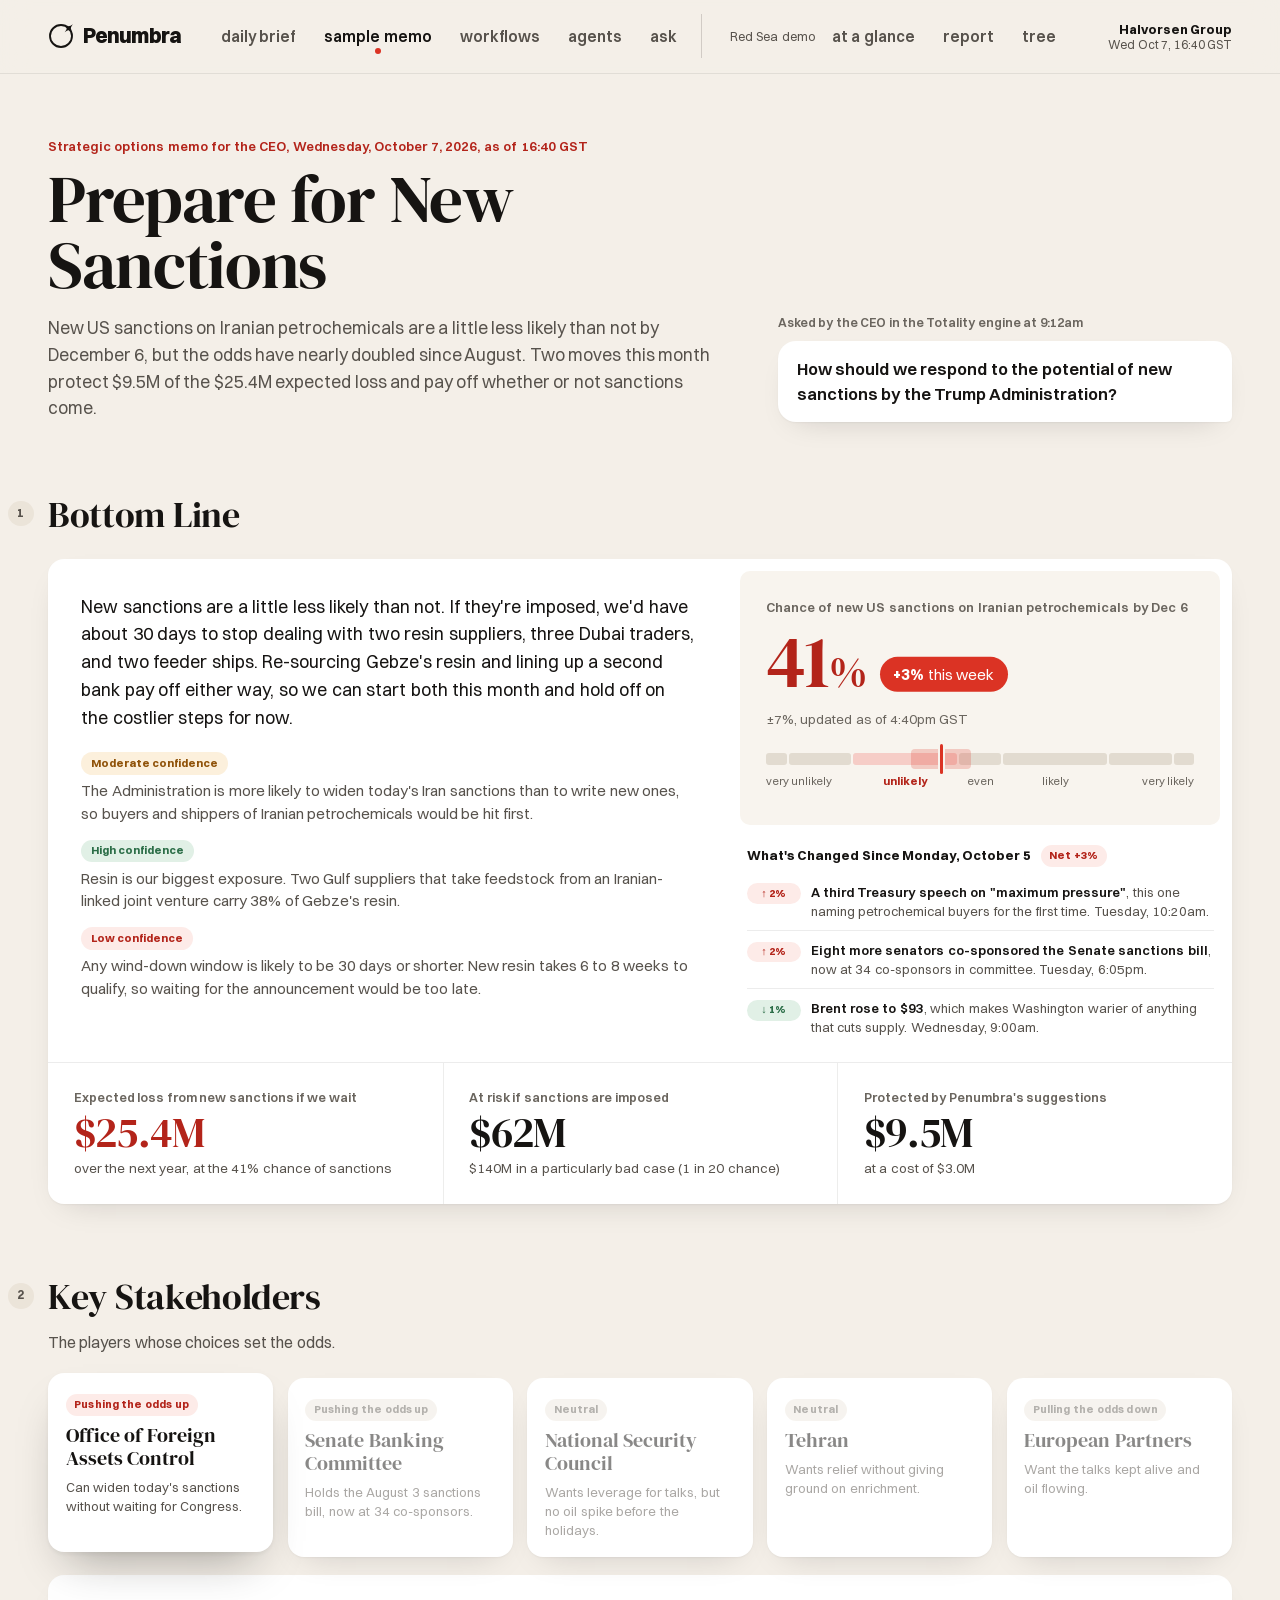
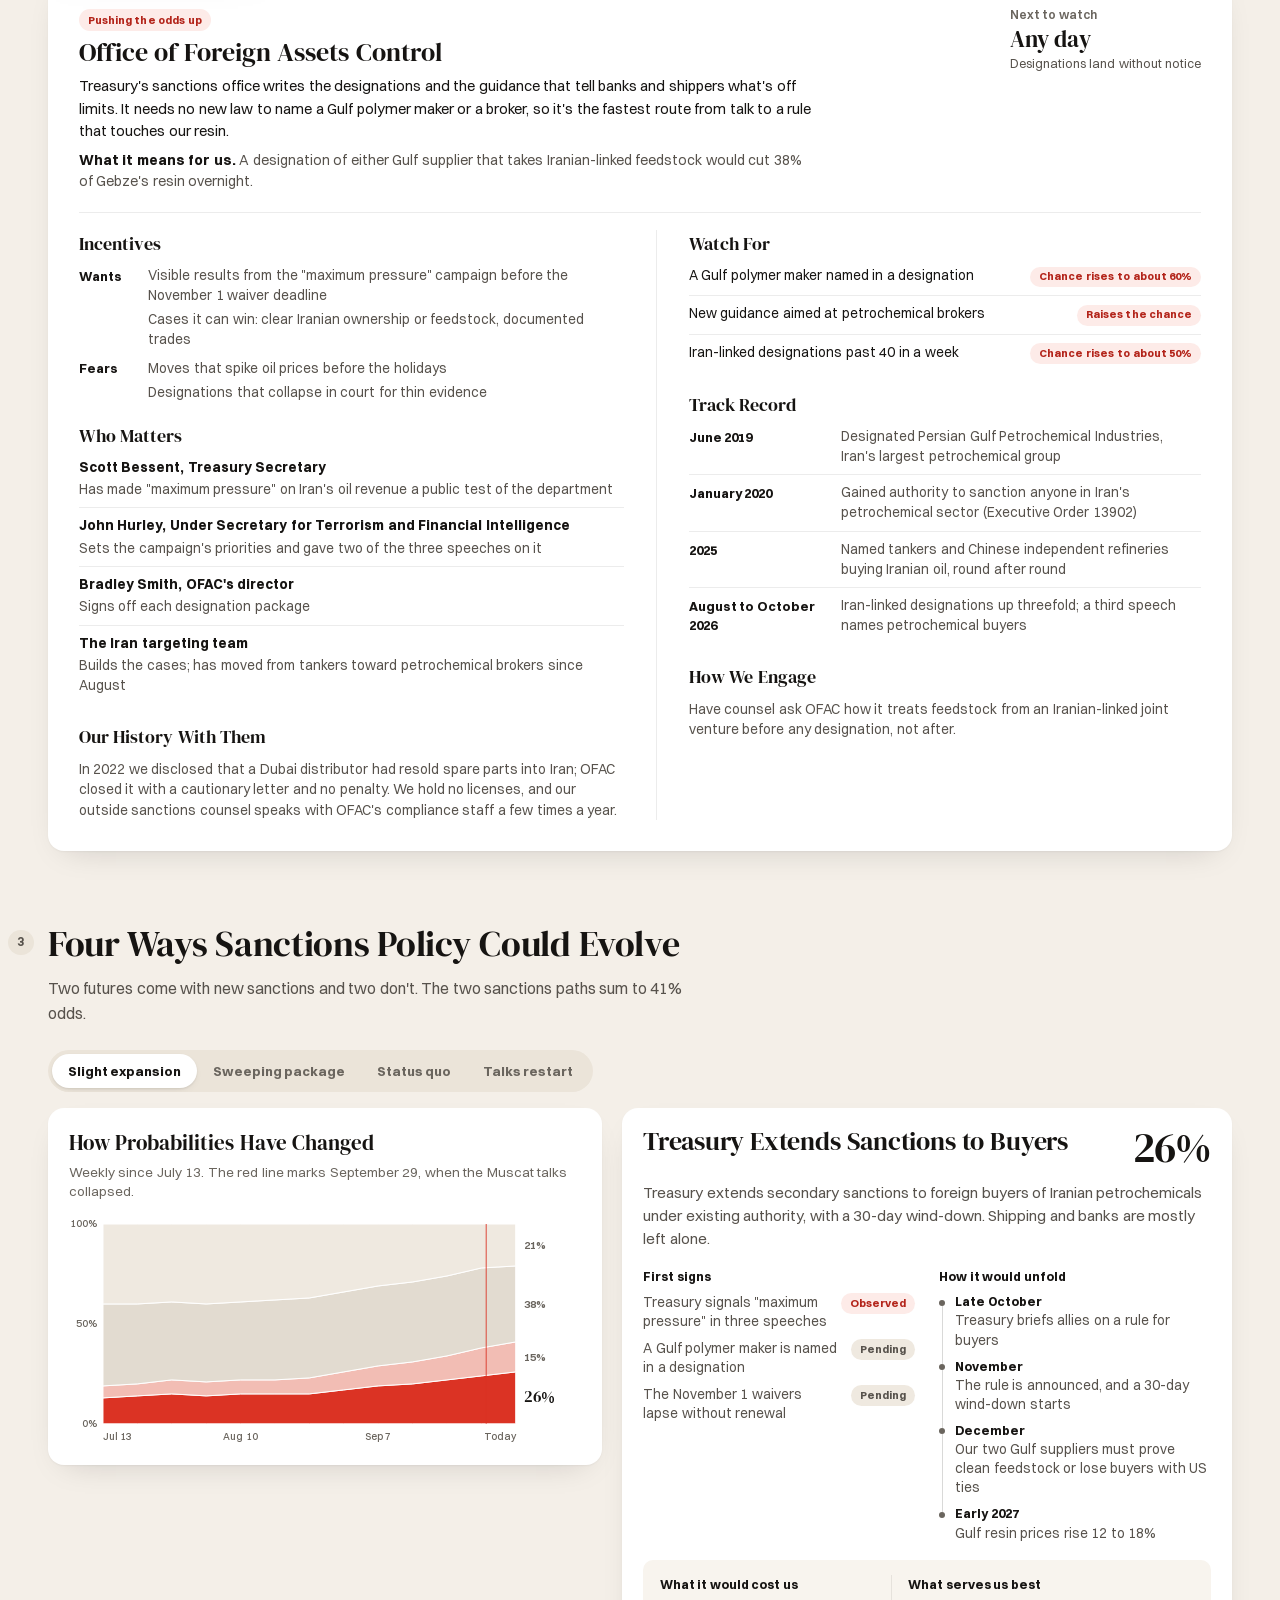
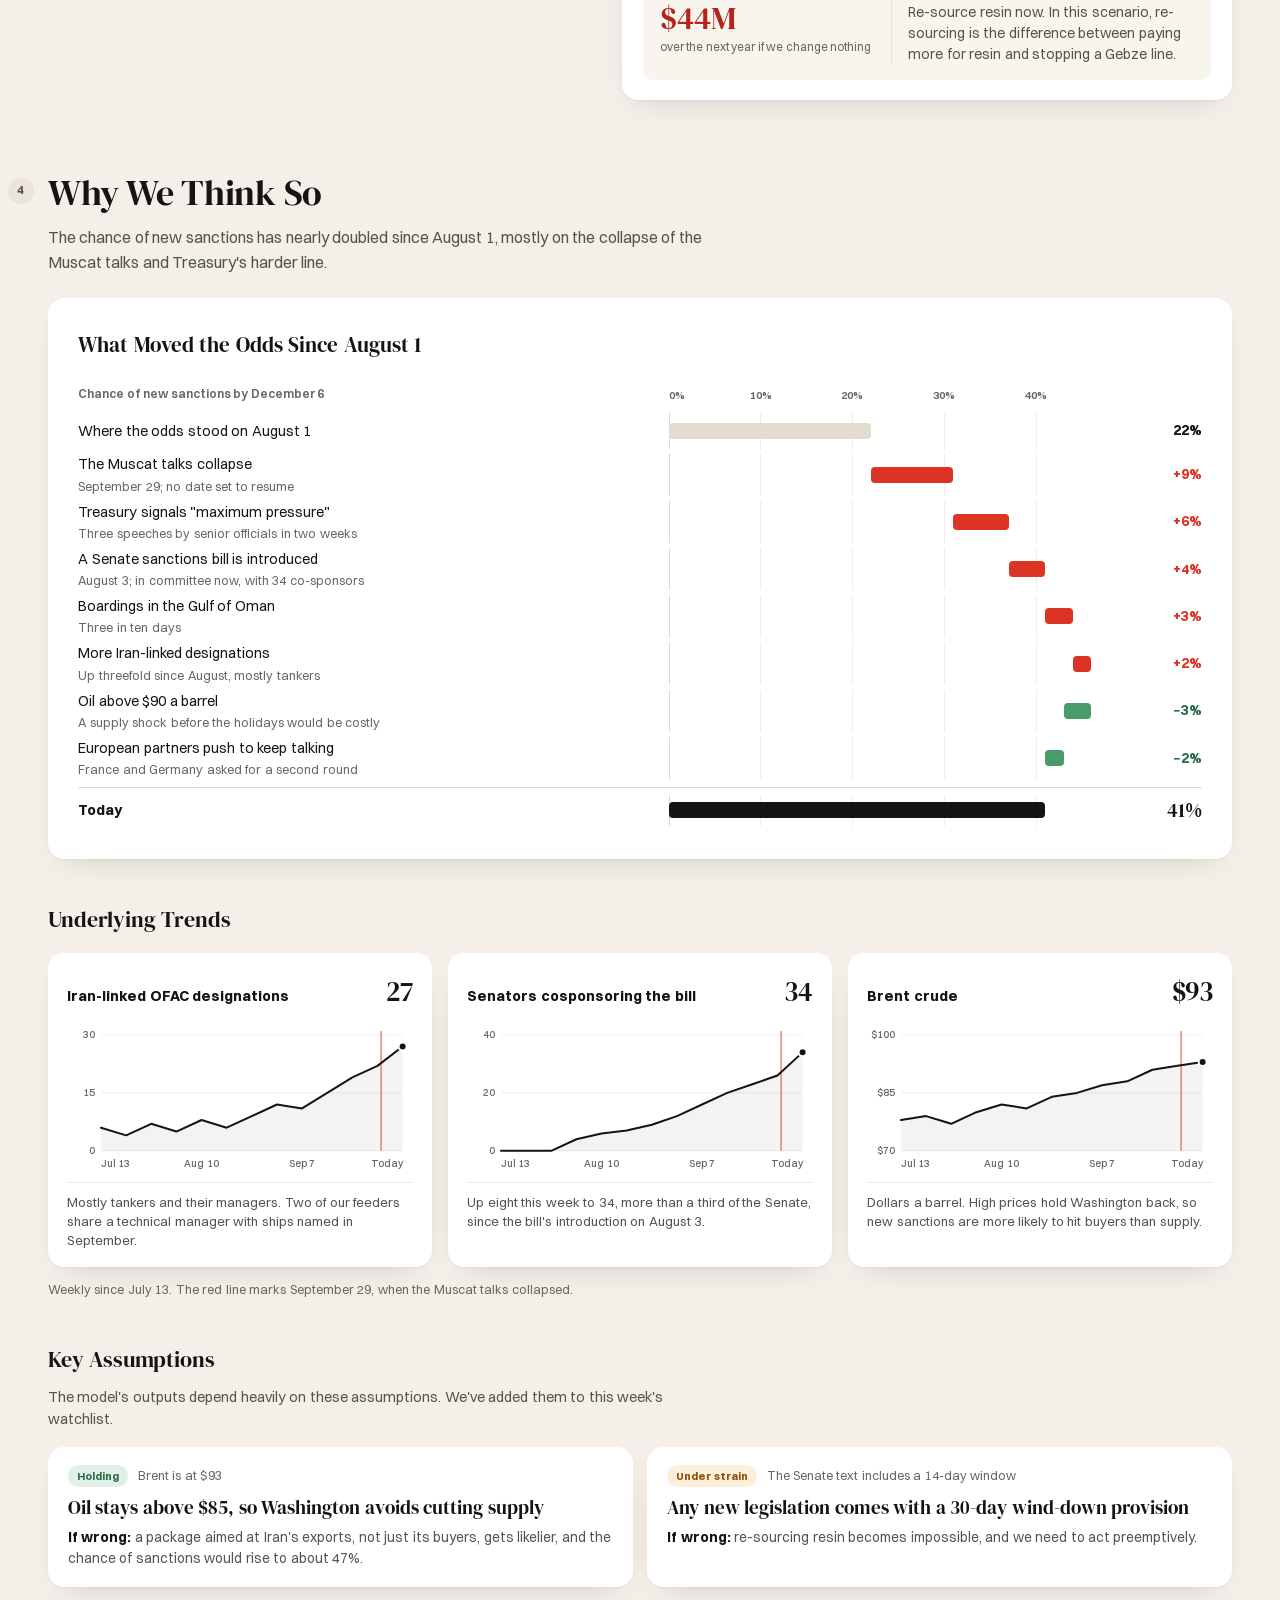
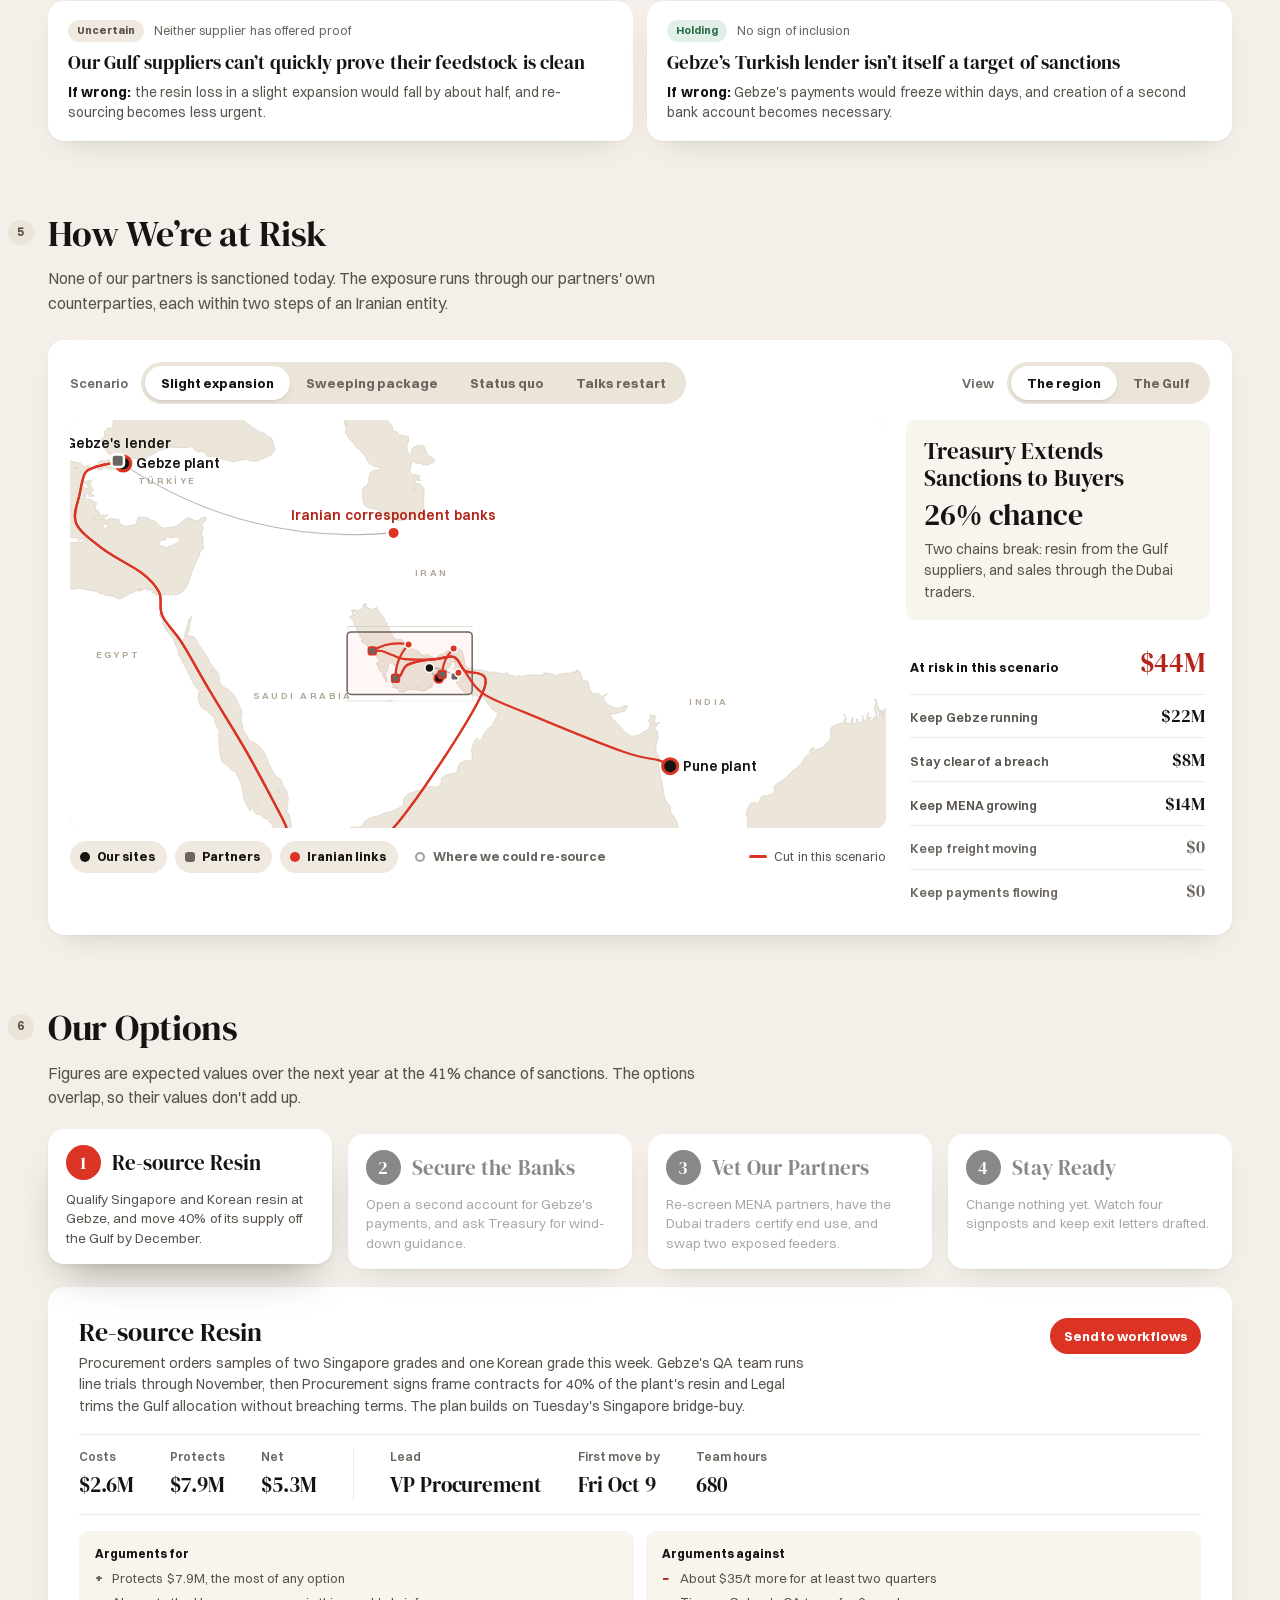
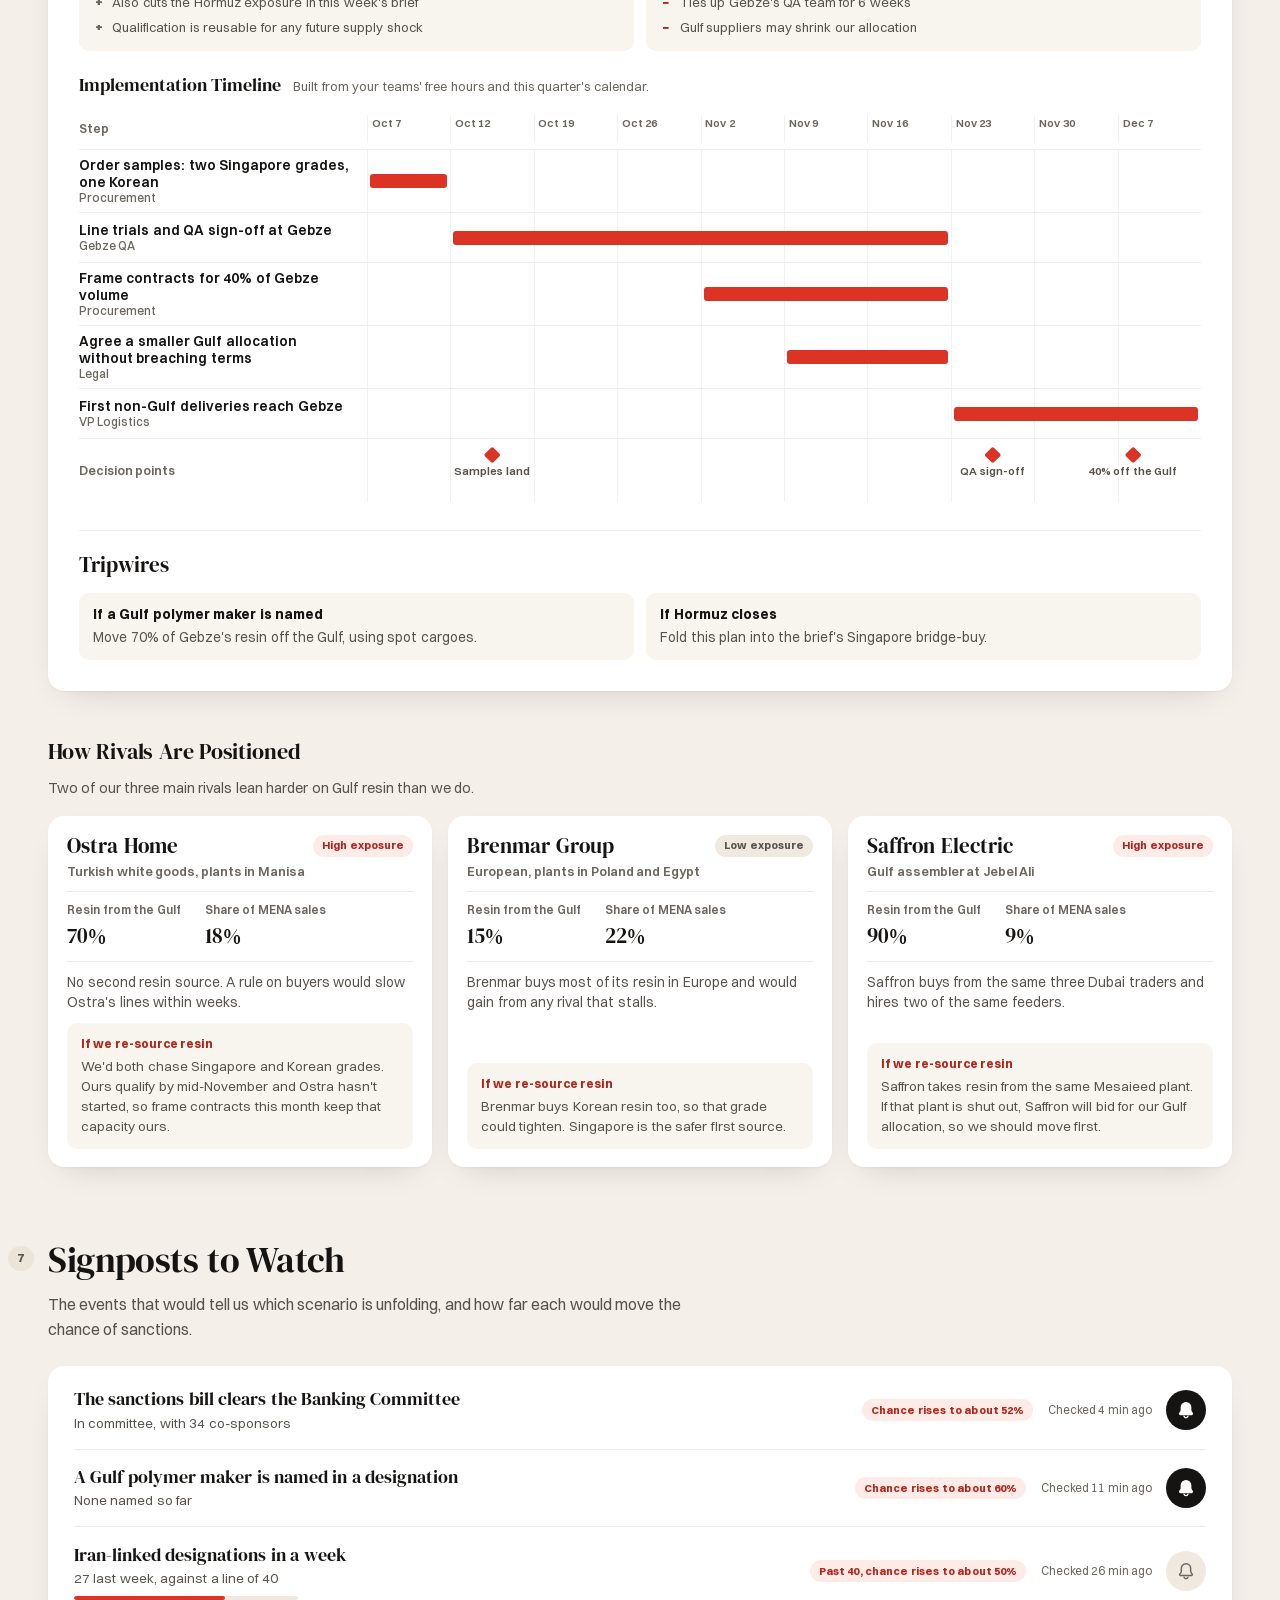
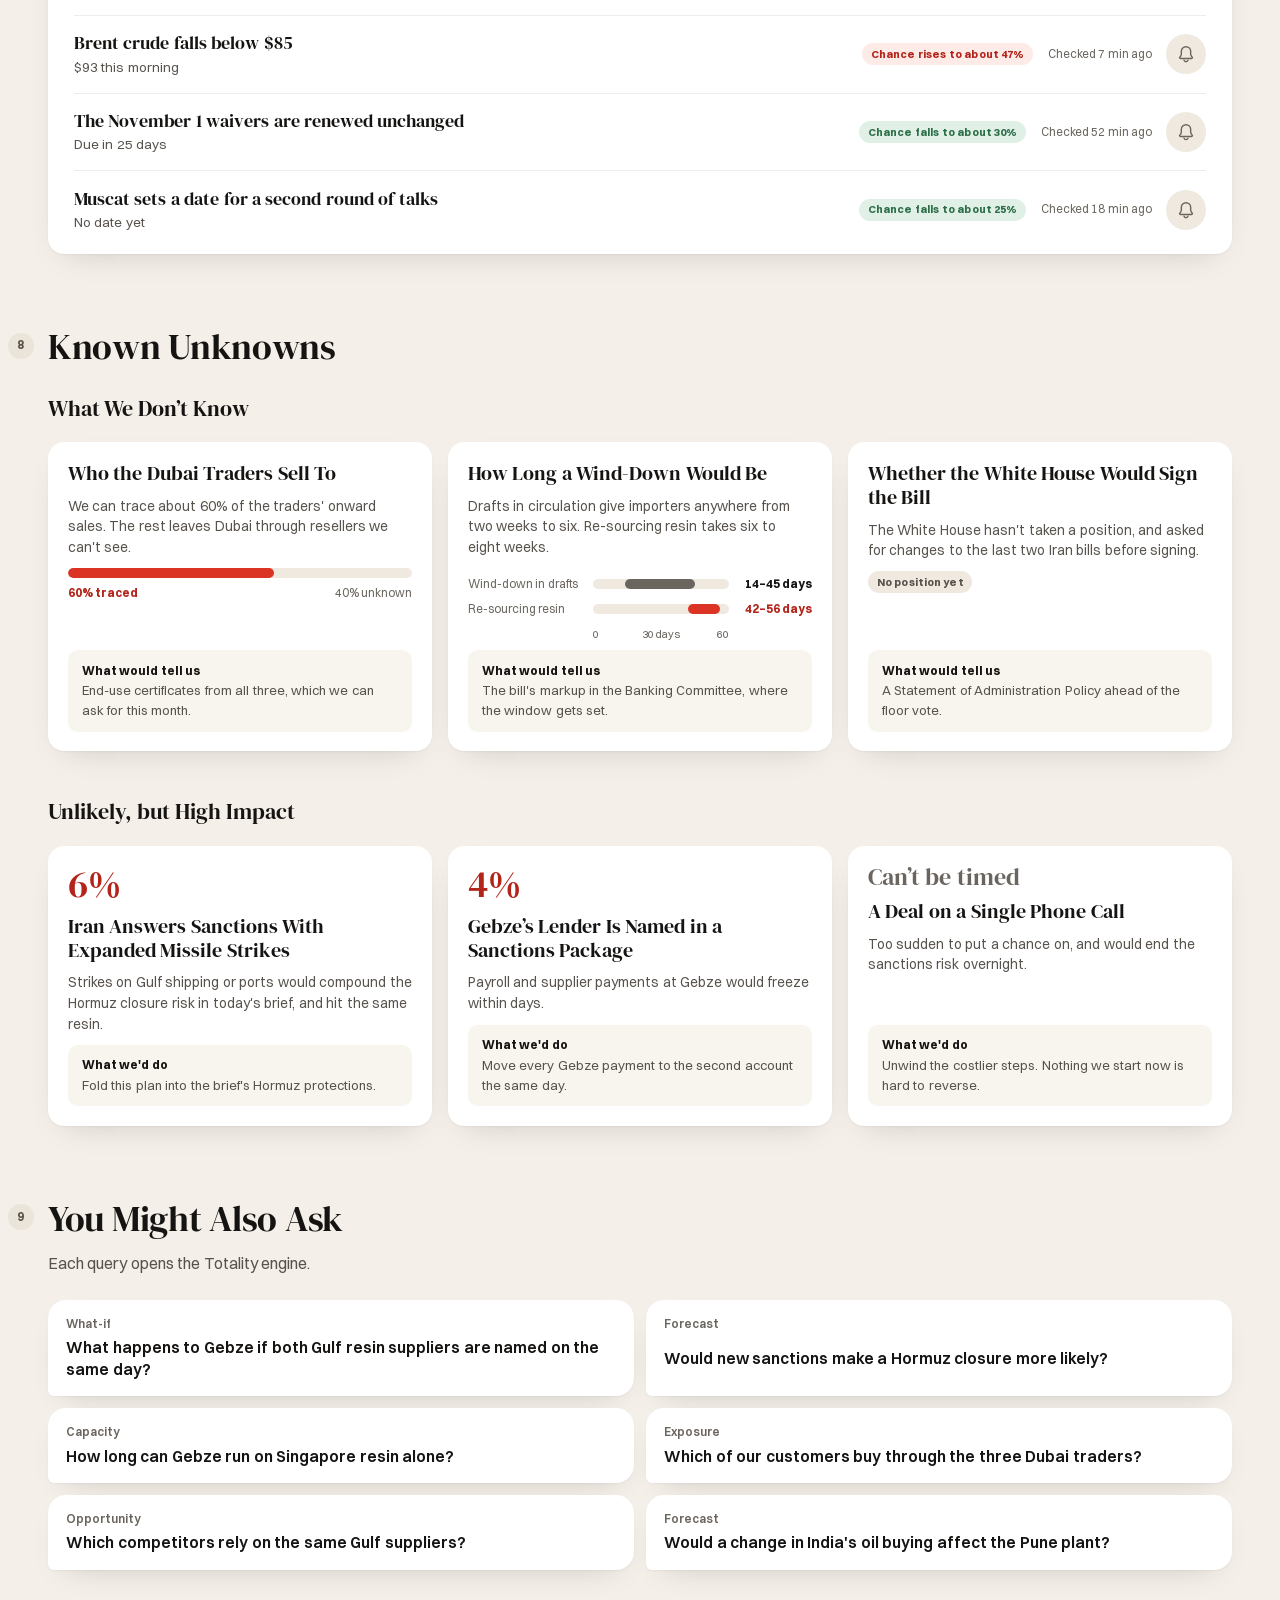
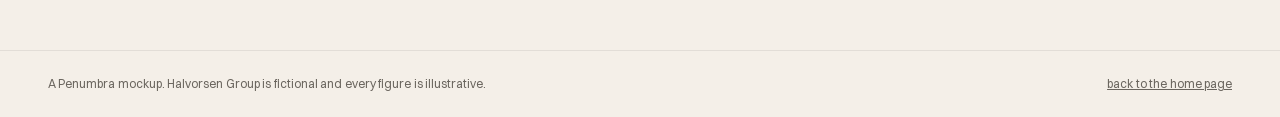
<file: memo.html>
<!doctype html>
<html lang="en">
<head>
  <meta charset="utf-8">
  <meta name="viewport" content="width=device-width, initial-scale=1, viewport-fit=cover">
  <title>Sample memo · Penumbra</title>
  <meta name="description" content="A Penumbra strategic options memo on the chance of new US sanctions: key judgments, who decides, four scenarios, key assumptions, how it would reach Halvorsen Group, options, signposts, and gaps.">
  <link rel="preload" href="assets/fonts/switzer-800.woff2" as="font" type="font/woff2" crossorigin>
  <link rel="preload" href="assets/fonts/switzer-400.woff2" as="font" type="font/woff2" crossorigin>
  <link rel="stylesheet" href="assets/css/base.css">
  <link rel="stylesheet" href="assets/css/app.css">
  <link rel="preconnect" href="https://fonts.googleapis.com">
  <link rel="preconnect" href="https://fonts.gstatic.com" crossorigin>
  <link rel="stylesheet" href="https://fonts.googleapis.com/css2?family=DM+Serif+Display&display=swap">
  <link rel="stylesheet" href="assets/css/house.css">
  <link rel="stylesheet" href="assets/css/memo.css">
  <script src="assets/js/nav.js"></script>
</head>
<body class="app house memo-page">
  <a class="skip" href="#main">Skip to content</a>

  <header class="bar">
    <a class="wordmark" href="index.html" aria-label="Penumbra home">
      <span class="logo" aria-hidden="true"></span>
      Penumbra
    </a>
    <nav class="tabs" aria-label="Product">
      <a href="briefing.html">daily brief</a>
      <a href="memo.html" aria-current="page">sample memo</a>
      <a href="team.html">workflows</a>
      <a href="agents.html">agents</a>
      <a href="ask.html">ask</a>
      <span class="tabs__group">Red Sea demo</span>
      <a href="redsea.html">at a glance</a>
      <a href="redsea-report.html">report</a>
      <a href="redsea-tree.html">tree</a>
    </nav>
    <p class="bar__meta"><b>Halvorsen Group</b><span>Wed Oct 7, 16:40 GST</span></p>
  </header>

  <main id="main" class="page">
    <header class="mh">
      <div>
        <p class="h-kicker">Strategic options memo for the CEO, Wednesday, October 7, 2026, as of 16:40 GST</p>
        <h1 class="mh__title">Prepare for New Sanctions</h1>
        <p class="mh__lede">New US sanctions on Iranian petrochemicals are a little less likely than not by December 6, but the odds have nearly doubled since August. Two moves this month protect $9.5M of the $25.4M expected loss and pay off whether or not sanctions come.</p>
      </div>
      <figure class="asked">
        <figcaption class="asked__who">Asked by the CEO in the Totality engine at 9:12am</figcaption>
        <blockquote class="asked__q">How should we respond to the potential of new sanctions by the Trump Administration?</blockquote>
      </figure>
    </header>

    <!-- 1. Bottom line -->
    <section class="sec" id="bottom-line" aria-labelledby="bl-title">
      <div class="sec__head">
        <h2 class="sec__title" id="bl-title"><span aria-hidden="true">1</span>Bottom Line</h2>
      </div>
      <div class="bl">
        <div class="bl__top">
          <div class="bl__text">
            <p class="bl__lead">New sanctions are a little less likely than not. If they’re imposed, we’d have about 30 days to stop dealing with two resin suppliers, three Dubai traders, and two feeder ships. Re-sourcing Gebze’s resin and lining up a second bank pay off either way, so we can start both this month and hold off on the costlier steps for now.</p>
            <ol class="kj" aria-label="Key judgments">
              <li><span class="conf conf--mod">Moderate confidence</span><p>The Administration is more likely to widen today’s Iran sanctions than to write new ones, so buyers and shippers of Iranian petrochemicals would be hit first.</p></li>
              <li><span class="conf conf--high">High confidence</span><p>Resin is our biggest exposure. Two Gulf suppliers that take feedstock from an Iranian-linked joint venture carry 38% of Gebze’s resin.</p></li>
              <li><span class="conf conf--low">Low confidence</span><p>Any wind-down window is likely to be 30 days or shorter. New resin takes 6 to 8 weeks to qualify, so waiting for the announcement would be too late.</p></li>
            </ol>
          </div>
          <div class="bl__side">
            <div class="bl__odds">
              <p class="bl__k">Chance of new US sanctions on Iranian petrochemicals by Dec 6</p>
              <p class="bl__row"><span class="bl__p">41<span>%</span></span><span class="bl__move"><b>+3%</b> this week</span></p>
              <p class="bl__band">±7%, updated as of 4:40pm GST</p>
              <div class="words" role="img" aria-label="41 percent, with a range of 34 to 48 percent, sits at the top of the band called unlikely, close to roughly even chance">
                <div class="words__bar">
                  <span style="--a:0;--b:5"></span><span style="--a:5;--b:20"></span><span style="--a:20;--b:45"></span><span style="--a:45;--b:55"></span><span style="--a:55;--b:80"></span><span style="--a:80;--b:95"></span><span style="--a:95;--b:100"></span>
                  <i class="words__err" style="--a:34;--b:48"></i>
                  <b class="words__pin" style="--v:41"></b>
                </div>
                <div class="words__labels" aria-hidden="true">
                  <span style="--v:12.5">very unlikely</span><span style="--v:32.5" class="is-on">unlikely</span><span style="--v:50">even</span><span style="--v:67.5">likely</span><span style="--v:87.5">very likely</span>
                </div>
              </div>
            </div>
            <div class="since">
              <p class="since__k">What’s Changed Since Monday, October 5 <span class="pill pill--red">Net +3%</span></p>
              <ul class="since__list">
                <li><span class="pill pill--red since__d">↑ 2%</span><span><b>A third Treasury speech on “maximum pressure”</b>, this one naming petrochemical buyers for the first time. Tuesday, 10:20am.</span></li>
                <li><span class="pill pill--red since__d">↑ 2%</span><span><b>Eight more senators co-sponsored the Senate sanctions bill</b>, now at 34 co-sponsors in committee. Tuesday, 6:05pm.</span></li>
                <li><span class="pill pill--green since__d">↓ 1%</span><span><b>Brent rose to $93</b>, which makes Washington warier of anything that cuts supply. Wednesday, 9:00am.</span></li>
              </ul>
            </div>
          </div>
        </div>
        <dl class="figs">
          <div><dt>Expected loss from new sanctions if we wait</dt><dd class="red">$25.4M</dd><span>over the next year, at the 41% chance of sanctions</span></div>
          <div><dt>At risk if sanctions are imposed</dt><dd>$62M</dd><span>$140M in a particularly bad case (1 in 20 chance)</span></div>
          <div><dt>Protected by Penumbra’s suggestions</dt><dd>$9.5M</dd><span>at a cost of $3.0M</span></div>
        </dl>
      </div>
    </section>

    <!-- 2. Key stakeholders -->
    <section class="sec" id="actors" aria-labelledby="act-title">
      <div class="sec__head">
        <h2 class="sec__title" id="act-title"><span aria-hidden="true">2</span>Key Stakeholders</h2>
        <p class="sec__note">The players whose choices set the odds.</p>
      </div>
      <ul class="actors" id="actors-list"></ul>
      <div class="actor-panel" id="actor-panel" aria-live="polite"></div>
    </section>

    <!-- 3. Scenarios -->
    <section class="sec" id="paths" aria-labelledby="path-title">
      <div class="sec__head">
        <h2 class="sec__title" id="path-title"><span aria-hidden="true">3</span>Four Ways Sanctions Policy Could Evolve</h2>
        <p class="sec__note">Two futures come with new sanctions and two don’t. The two sanctions paths sum to 41% odds.</p>
      </div>
      <div class="paths">
        <figure class="mix">
          <figcaption class="mix__head"><span class="card__title">How Probabilities Have Changed</span><span class="card__note">Weekly since July 13. The red line marks September 29, when the Muscat talks collapsed.</span></figcaption>
          <div class="mix__plot" id="mix"></div>
        </figure>
        <div class="path" id="path" aria-live="polite"></div>
      </div>
    </section>

    <!-- 4. Why we think so -->
    <section class="sec" id="why" aria-labelledby="why-title">
      <div class="sec__head">
        <h2 class="sec__title" id="why-title"><span aria-hidden="true">4</span>Why We Think So</h2>
        <p class="sec__note">The chance of new sanctions has nearly doubled since August 1, mostly on the collapse of the Muscat talks and Treasury’s harder line.</p>
      </div>
      <div class="moved">
        <h3 class="card__title">What Moved the Odds Since August 1</h3>
        <ol class="fall" aria-label="How each driver moved the chance of new sanctions, from 22% on August 1 to 41% today">
          <li class="fall__axis" aria-hidden="true"><span>Chance of new sanctions by December 6</span><i><em style="--v:0">0%</em><em style="--v:.1">10%</em><em style="--v:.2">20%</em><em style="--v:.3">30%</em><em style="--v:.4">40%</em></i><b></b></li>
          <li class="fall__base" style="--a:0;--d:.22"><span>Where the odds stood on August 1</span><i></i><b>22%</b></li>
          <li style="--a:.22;--d:.09"><span>The Muscat talks collapse<small>September 29; no date set to resume</small></span><i></i><b>+9%</b></li>
          <li style="--a:.31;--d:.06"><span>Treasury signals “maximum pressure”<small>Three speeches by senior officials in two weeks</small></span><i></i><b>+6%</b></li>
          <li style="--a:.37;--d:.04"><span>A Senate sanctions bill is introduced<small>August 3; in committee now, with 34 co-sponsors</small></span><i></i><b>+4%</b></li>
          <li style="--a:.41;--d:.03"><span>Boardings in the Gulf of Oman<small>Three in ten days</small></span><i></i><b>+3%</b></li>
          <li style="--a:.44;--d:.02"><span>More Iran-linked designations<small>Up threefold since August, mostly tankers</small></span><i></i><b>+2%</b></li>
          <li class="fall__neg" style="--a:.43;--d:.03"><span>Oil above $90 a barrel<small>A supply shock before the holidays would be costly</small></span><i></i><b>−3%</b></li>
          <li class="fall__neg" style="--a:.41;--d:.02"><span>European partners push to keep talking<small>France and Germany asked for a second round</small></span><i></i><b>−2%</b></li>
          <li class="fall__total" style="--a:0;--d:.41"><span>Today</span><i></i><b>41%</b></li>
        </ol>
      </div>

      <h3 class="sub sub--gap">Underlying Trends</h3>
      <div class="trends">
        <figure class="trend" data-trend="sdn">
          <figcaption><span class="trend__name">Iran-linked OFAC designations</span><b class="trend__now"></b></figcaption>
          <div class="trend__plot"></div>
          <p class="trend__note">Mostly tankers and their managers. Two of our feeders share a technical manager with ships named in September.</p>
        </figure>
        <figure class="trend" data-trend="senate">
          <figcaption><span class="trend__name">Senators cosponsoring the bill</span><b class="trend__now"></b></figcaption>
          <div class="trend__plot"></div>
          <p class="trend__note">Up eight this week to 34, more than a third of the Senate, since the bill’s introduction on August 3.</p>
        </figure>
        <figure class="trend" data-trend="brent">
          <figcaption><span class="trend__name">Brent crude</span><b class="trend__now"></b></figcaption>
          <div class="trend__plot"></div>
          <p class="trend__note">Dollars a barrel. High prices hold Washington back, so new sanctions are more likely to hit buyers than supply.</p>
        </figure>
      </div>
      <p class="trends__key">Weekly since July 13. The red line marks September 29, when the Muscat talks collapsed.</p>

      <h3 class="sub sub--gap">Key Assumptions</h3>
      <p class="sub__note">The model’s outputs depend heavily on these assumptions. We’ve added them to this week’s watchlist.</p>
      <ul class="assume">
        <li class="as">
          <p class="as__k"><span class="pill pill--green">Holding</span><span>Brent is at $93</span></p>
          <h4 class="as__t">Oil stays above $85, so Washington avoids cutting supply</h4>
          <p><b>If wrong:</b> a package aimed at Iran’s exports, not just its buyers, gets likelier, and the chance of sanctions would rise to about 47%.</p>
        </li>
        <li class="as">
          <p class="as__k"><span class="pill pill--amber">Under strain</span><span>The Senate text includes a 14-day window</span></p>
          <h4 class="as__t">Any new legislation comes with a 30-day wind-down provision</h4>
          <p><b>If wrong:</b> re-sourcing resin becomes impossible, and we need to act preemptively.</p>
        </li>
        <li class="as">
          <p class="as__k"><span class="pill">Uncertain</span><span>Neither supplier has offered proof</span></p>
          <h4 class="as__t">Our Gulf suppliers can’t quickly prove their feedstock is clean</h4>
          <p><b>If wrong:</b> the resin loss in a slight expansion would fall by about half, and re-sourcing becomes less urgent.</p>
        </li>
        <li class="as">
          <p class="as__k"><span class="pill pill--green">Holding</span><span>No sign of inclusion</span></p>
          <h4 class="as__t">Gebze’s Turkish lender isn’t itself a target of sanctions</h4>
          <p><b>If wrong:</b> Gebze’s payments would freeze within days, and creation of a second bank account becomes necessary.</p>
        </li>
      </ul>
    </section>

    <!-- 5. How we're at risk -->
    <section class="sec" id="reach" aria-labelledby="reach-title">
      <div class="sec__head">
        <h2 class="sec__title" id="reach-title"><span aria-hidden="true">5</span>How We’re at Risk</h2>
        <p class="sec__note">None of our partners is sanctioned today. The exposure runs through our partners’ own counterparties, each within two steps of an Iranian entity.</p>
      </div>
      <div class="atlas" id="atlas">
        <div class="atlas__bar">
          <div class="atlas__ctl"><span class="atlas__k">Scenario</span><div role="group" aria-label="Choose a scenario" data-paths></div></div>
          <div class="atlas__ctl"><span class="atlas__k">View</span><div class="sw" role="group" aria-label="Choose a view" id="atlas-view"><span class="sw__pill" aria-hidden="true"></span><button type="button" data-view="region" aria-pressed="true">The region</button><button type="button" data-view="gulf" aria-pressed="false">The Gulf</button></div></div>
        </div>
        <div class="atlas__body">
          <figure class="atlas__map">
            <svg id="atlas-svg" viewBox="0 0 1000 500" role="img" aria-labelledby="atlas-cap"></svg>
            <figcaption id="atlas-cap" class="atlas__key">
              <button type="button" class="atlas__layer" data-layer="site" aria-pressed="true"><i class="mk mk--site"></i>Our sites</button>
              <button type="button" class="atlas__layer" data-layer="partner" aria-pressed="true"><i class="mk mk--partner"></i>Partners</button>
              <button type="button" class="atlas__layer" data-layer="iran" aria-pressed="true"><i class="mk mk--iran"></i>Iranian links</button>
              <button type="button" class="atlas__layer" data-layer="alt" aria-pressed="false"><i class="mk mk--alt"></i>Where we could re-source</button>
              <span class="atlas__lines"><i class="ln ln--cut"></i>Cut in this scenario</span>
            </figcaption>
          </figure>
          <div class="atlas__col">
            <aside class="atlas__side" id="atlas-side" aria-live="polite"></aside>
            <dl class="atlas__loss" id="atlas-loss"></dl>
          </div>
        </div>
      </div>
    </section>

    <!-- 6. Options -->
    <section class="sec" id="respond" aria-labelledby="resp-title">
      <div class="sec__head">
        <h2 class="sec__title" id="resp-title"><span aria-hidden="true">6</span>Our Options</h2>
        <p class="sec__note">Figures are expected values over the next year at the 41% chance of sanctions. The options overlap, so their values don’t add up.</p>
      </div>
      <ol class="options" id="options-list"></ol>

      <div class="plan" id="plan" aria-live="polite"></div>

      <h3 class="sub sub--gap">How Rivals Are Positioned</h3>
      <p class="sub__note">Two of our three main rivals lean harder on Gulf resin than we do.</p>
      <ul class="rivals" id="rivals"></ul>
    </section>

    <!-- 7. Signposts -->
    <section class="sec" id="signs" aria-labelledby="sign-title">
      <div class="sec__head">
        <h2 class="sec__title" id="sign-title"><span aria-hidden="true">7</span>Signposts to Watch</h2>
        <p class="sec__note">The events that would tell us which scenario is unfolding, and how far each would move the chance of sanctions.</p>
      </div>
      <ul class="posts" id="posts"></ul>
    </section>

    <!-- 8. Known unknowns -->
    <section class="sec" id="gaps" aria-labelledby="gap-title">
      <div class="sec__head">
        <h2 class="sec__title" id="gap-title"><span aria-hidden="true">8</span>Known Unknowns</h2>
      </div>
      <h3 class="sub">What We Don’t Know</h3>
      <ul class="gaps">
        <li class="gap">
          <h4 class="gap__t">Who the Dubai Traders Sell To</h4>
          <p>We can trace about 60% of the traders’ onward sales. The rest leaves Dubai through resellers we can’t see.</p>
          <div class="gap__meter gap__meter--red" role="img" aria-label="About 60% of the traders’ onward sales can be traced">
            <span class="gap__bar gap__bar--pct"><i style="--a:0;--b:60"></i></span>
            <span class="gap__scale"><b>60% traced</b><span>40% unknown</span></span>
          </div>
          <p class="gap__close"><b>What would tell us</b>End-use certificates from all three, which we can ask for this month.</p>
        </li>
        <li class="gap">
          <h4 class="gap__t">How Long a Wind-Down Would Be</h4>
          <p>Drafts in circulation give importers anywhere from two weeks to six. Re-sourcing resin takes six to eight weeks.</p>
          <div class="gap__meter gap__meter--two" role="img" aria-label="Drafts allow 14 to 45 days to wind down; re-sourcing resin takes 42 to 56 days, so the two overlap only from day 42 to 45">
            <span class="gap__row"><span>Wind-down in drafts</span><span class="gap__bar"><i style="--a:14;--b:45"></i></span><b>14–45 days</b></span>
            <span class="gap__row"><span>Re-sourcing resin</span><span class="gap__bar"><u style="--a:42;--b:56"></u></span><b class="red">42–56 days</b></span>
            <span class="gap__axis" aria-hidden="true"><span style="--v:0">0</span><span style="--v:30">30 days</span><span style="--v:60">60</span></span>
          </div>
          <p class="gap__close"><b>What would tell us</b>The bill’s markup in the Banking Committee, where the window gets set.</p>
        </li>
        <li class="gap">
          <h4 class="gap__t">Whether the White House Would Sign the Bill</h4>
          <p>The White House hasn’t taken a position, and asked for changes to the last two Iran bills before signing.</p>
          <div class="gap__meter gap__meter--words"><span class="pill">No position yet</span></div>
          <p class="gap__close"><b>What would tell us</b>A Statement of Administration Policy ahead of the floor vote.</p>
        </li>
      </ul>

      <h3 class="sub sub--gap">Unlikely, but High Impact</h3>
      <ul class="wilds">
        <li class="wildc">
          <p class="wildc__p">6%</p>
          <h4 class="wildc__t">Iran Answers Sanctions With Expanded Missile Strikes</h4>
          <p>Strikes on Gulf shipping or ports would compound the Hormuz closure risk in today’s brief, and hit the same resin.</p>
          <p class="gap__close"><b>What we’d do</b>Fold this plan into the brief’s Hormuz protections.</p>
        </li>
        <li class="wildc">
          <p class="wildc__p">4%</p>
          <h4 class="wildc__t">Gebze’s Lender Is Named in a Sanctions Package</h4>
          <p>Payroll and supplier payments at Gebze would freeze within days.</p>
          <p class="gap__close"><b>What we’d do</b>Move every Gebze payment to the second account the same day.</p>
        </li>
        <li class="wildc">
          <p class="wildc__p wildc__p--none">Can’t be timed</p>
          <h4 class="wildc__t">A Deal on a Single Phone Call</h4>
          <p>Too sudden to put a chance on, and would end the sanctions risk overnight.</p>
          <p class="gap__close"><b>What we’d do</b>Unwind the costlier steps. Nothing we start now is hard to reverse.</p>
        </li>
      </ul>
    </section>

    <!-- 9. Related questions -->
    <section class="sec" id="related" aria-labelledby="rel-title">
      <div class="sec__head">
        <h2 class="sec__title" id="rel-title"><span aria-hidden="true">9</span>You Might Also Ask</h2>
        <p class="sec__note">Each query opens the Totality engine.</p>
      </div>
      <ul class="asks" id="asks"></ul>
    </section>
  </main>

  <footer class="app-foot">
    <span>A Penumbra mockup. Halvorsen Group is fictional and every figure is illustrative.</span>
    <a href="index.html">back to the home page</a>
  </footer>

  <script src="assets/js/app.js"></script>
  <script src="assets/js/reveal.js"></script>
  <script src="assets/js/bench-map.js"></script>
  <script src="assets/js/memo.js"></script>
</body>
</html>
</file>
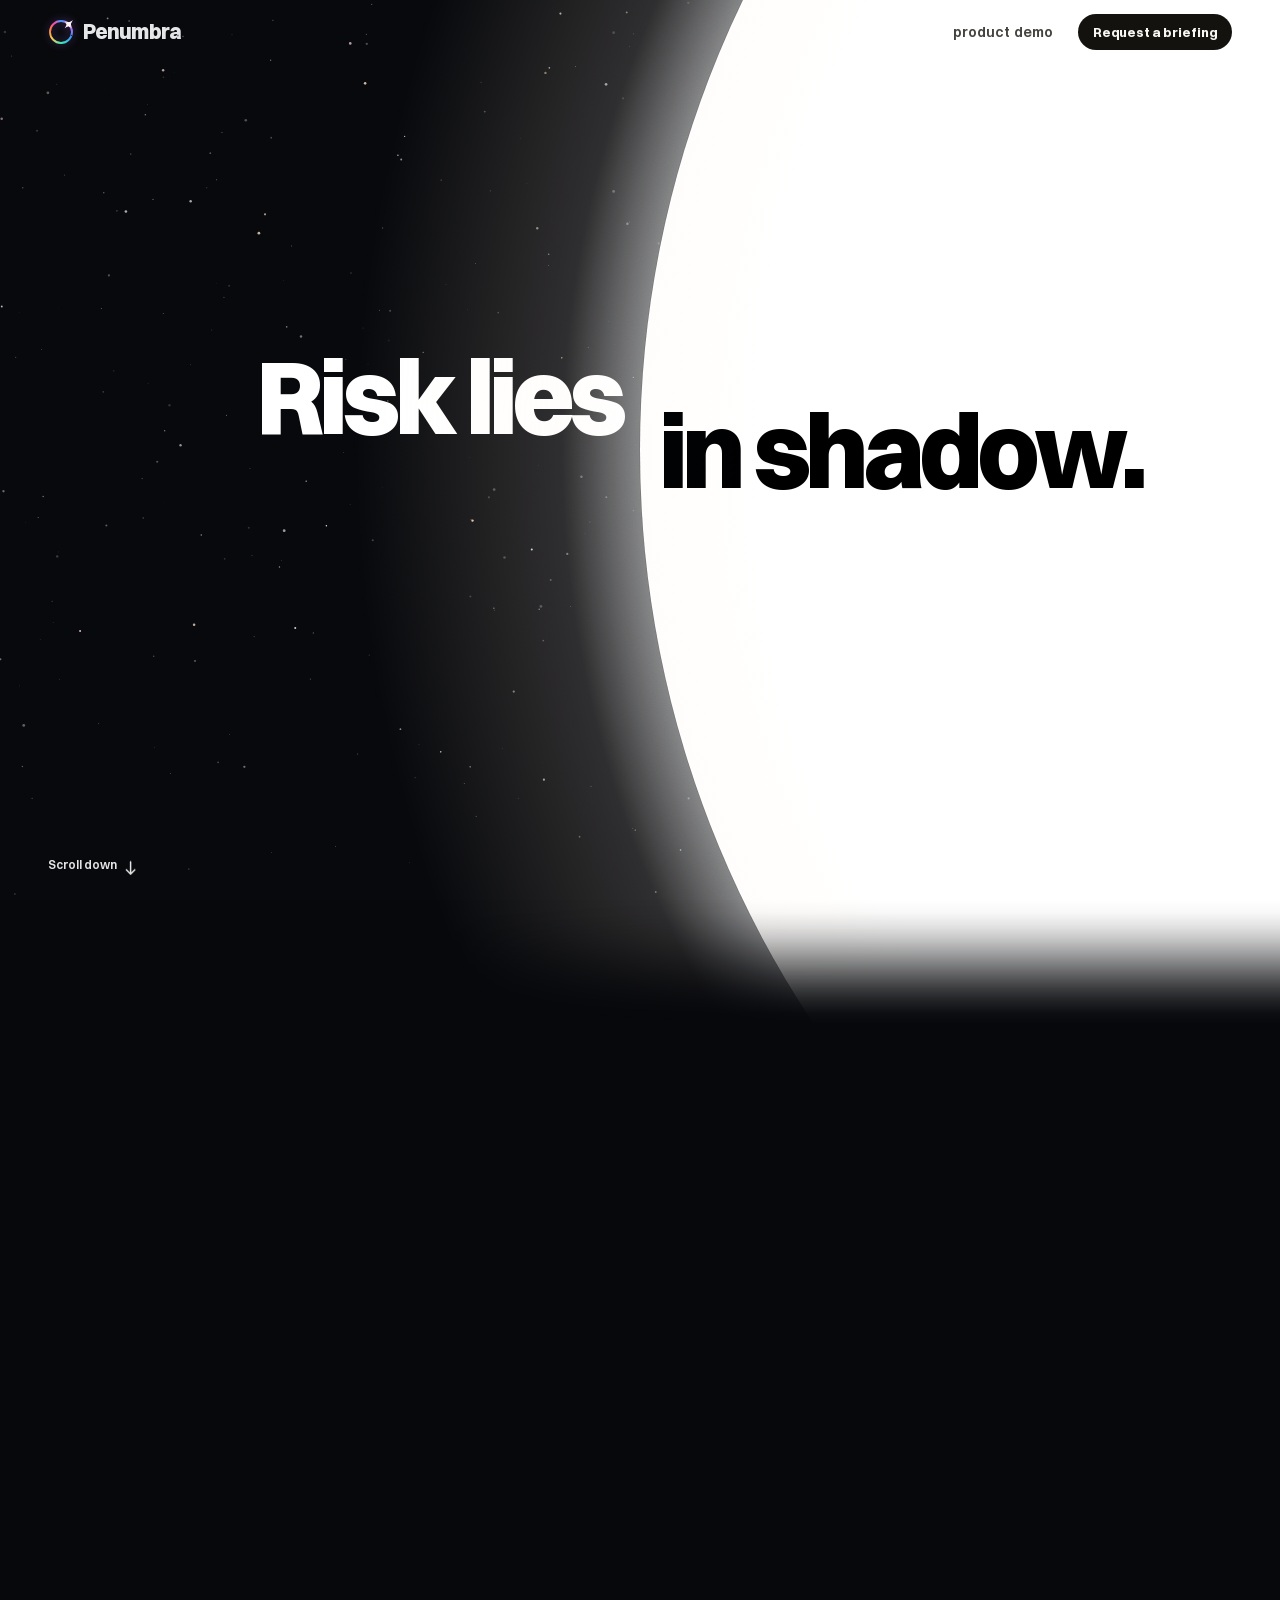
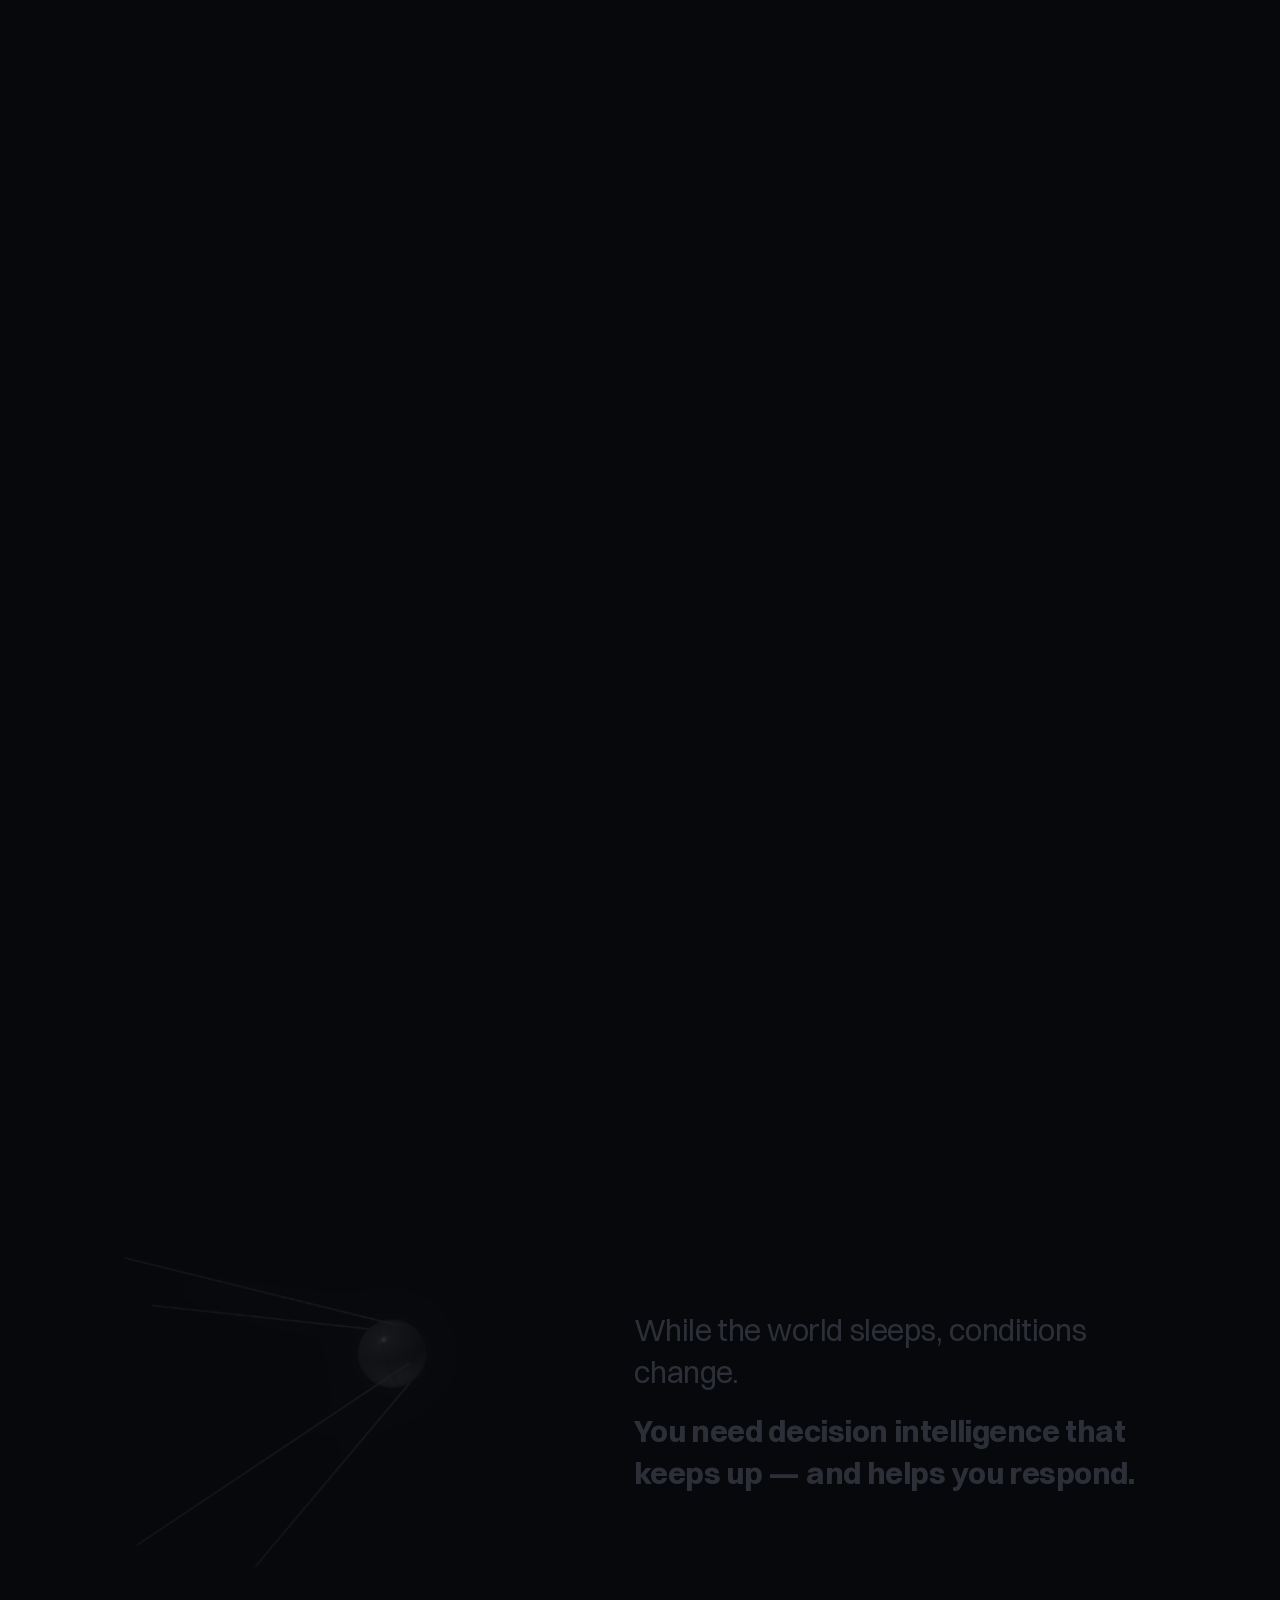
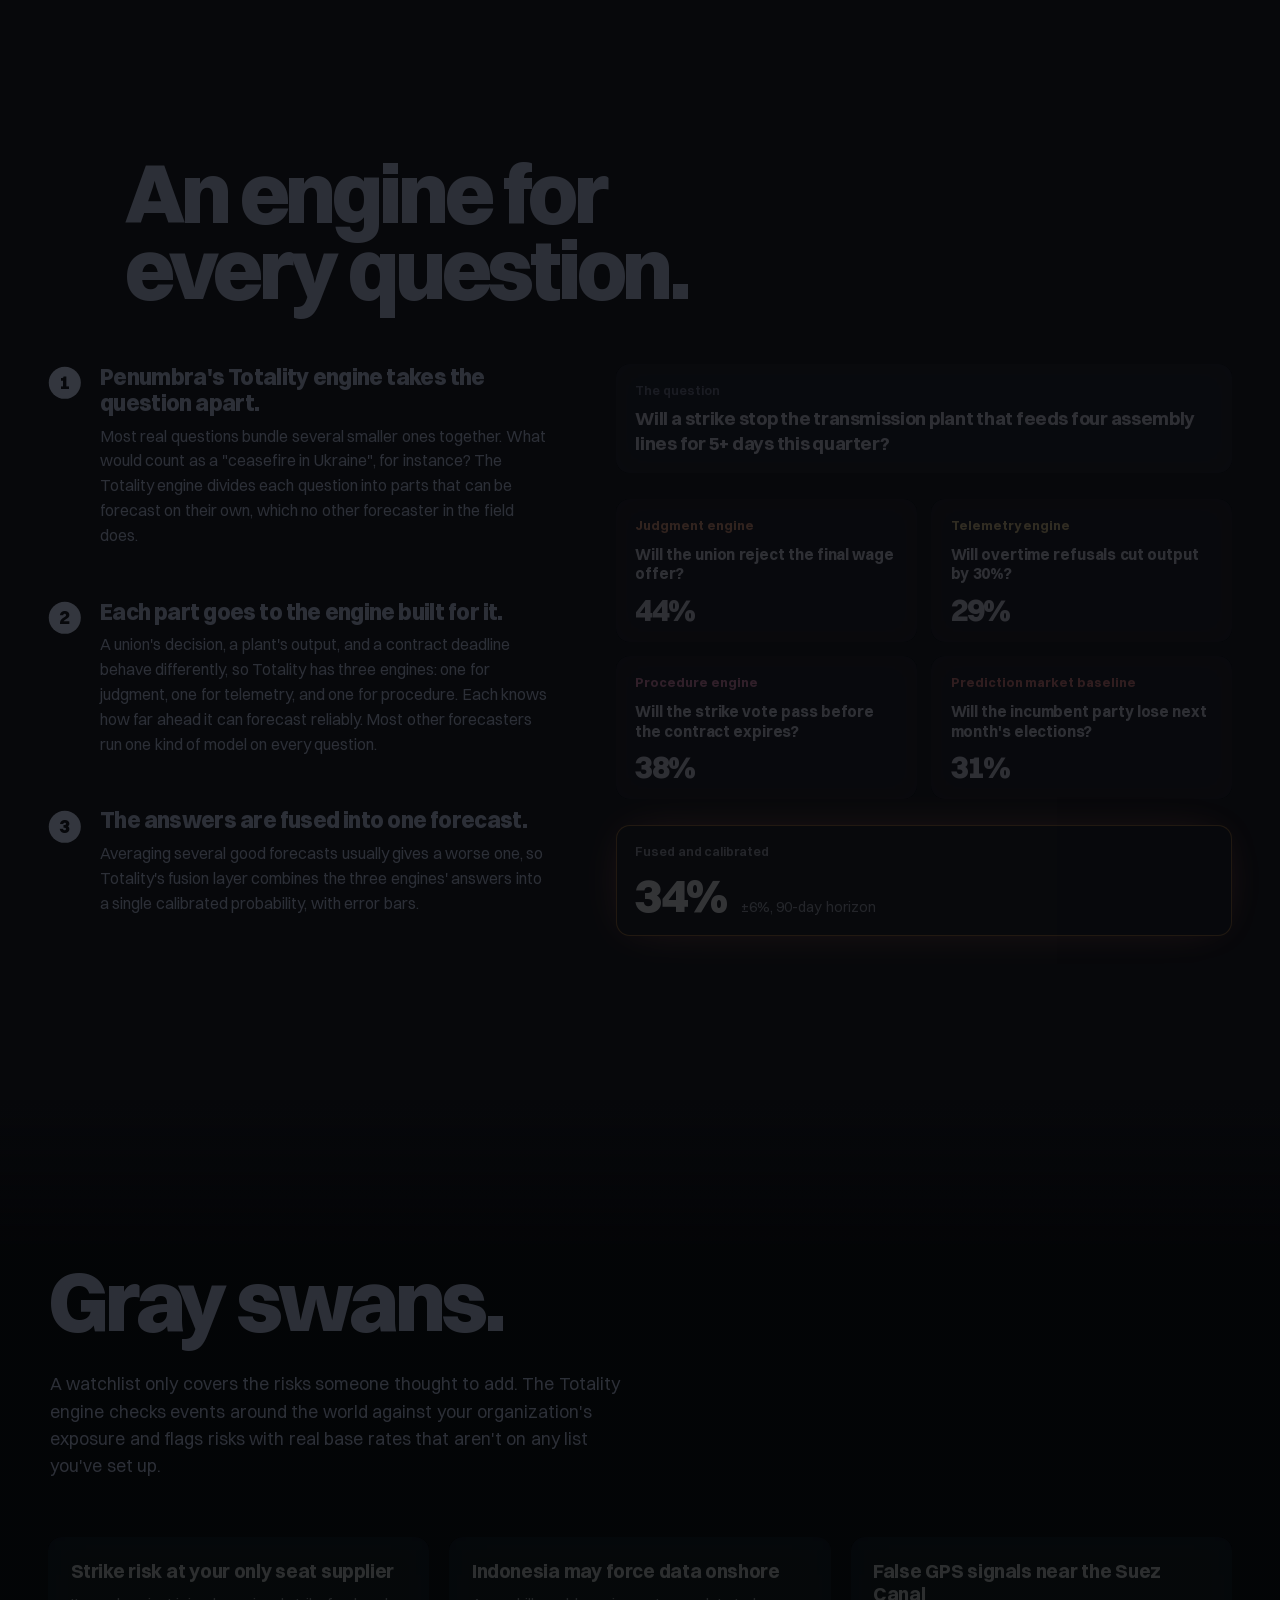
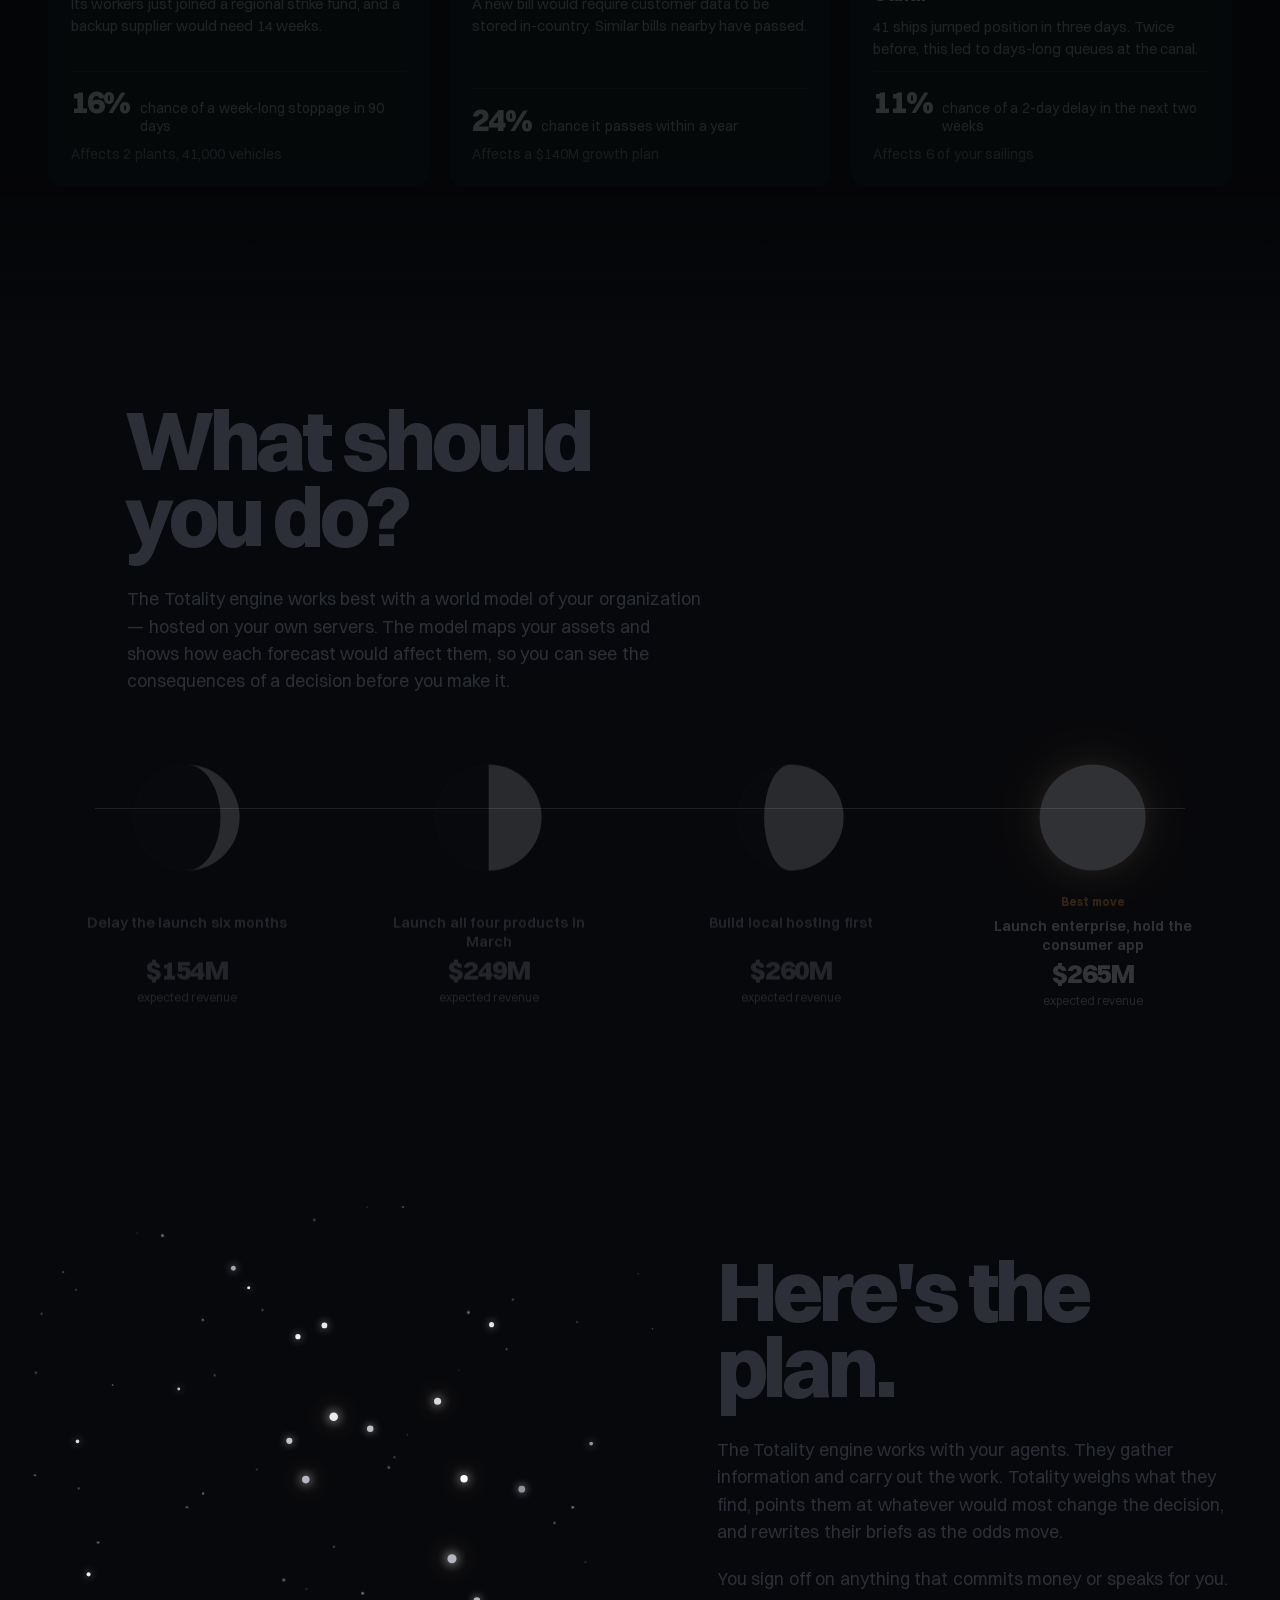
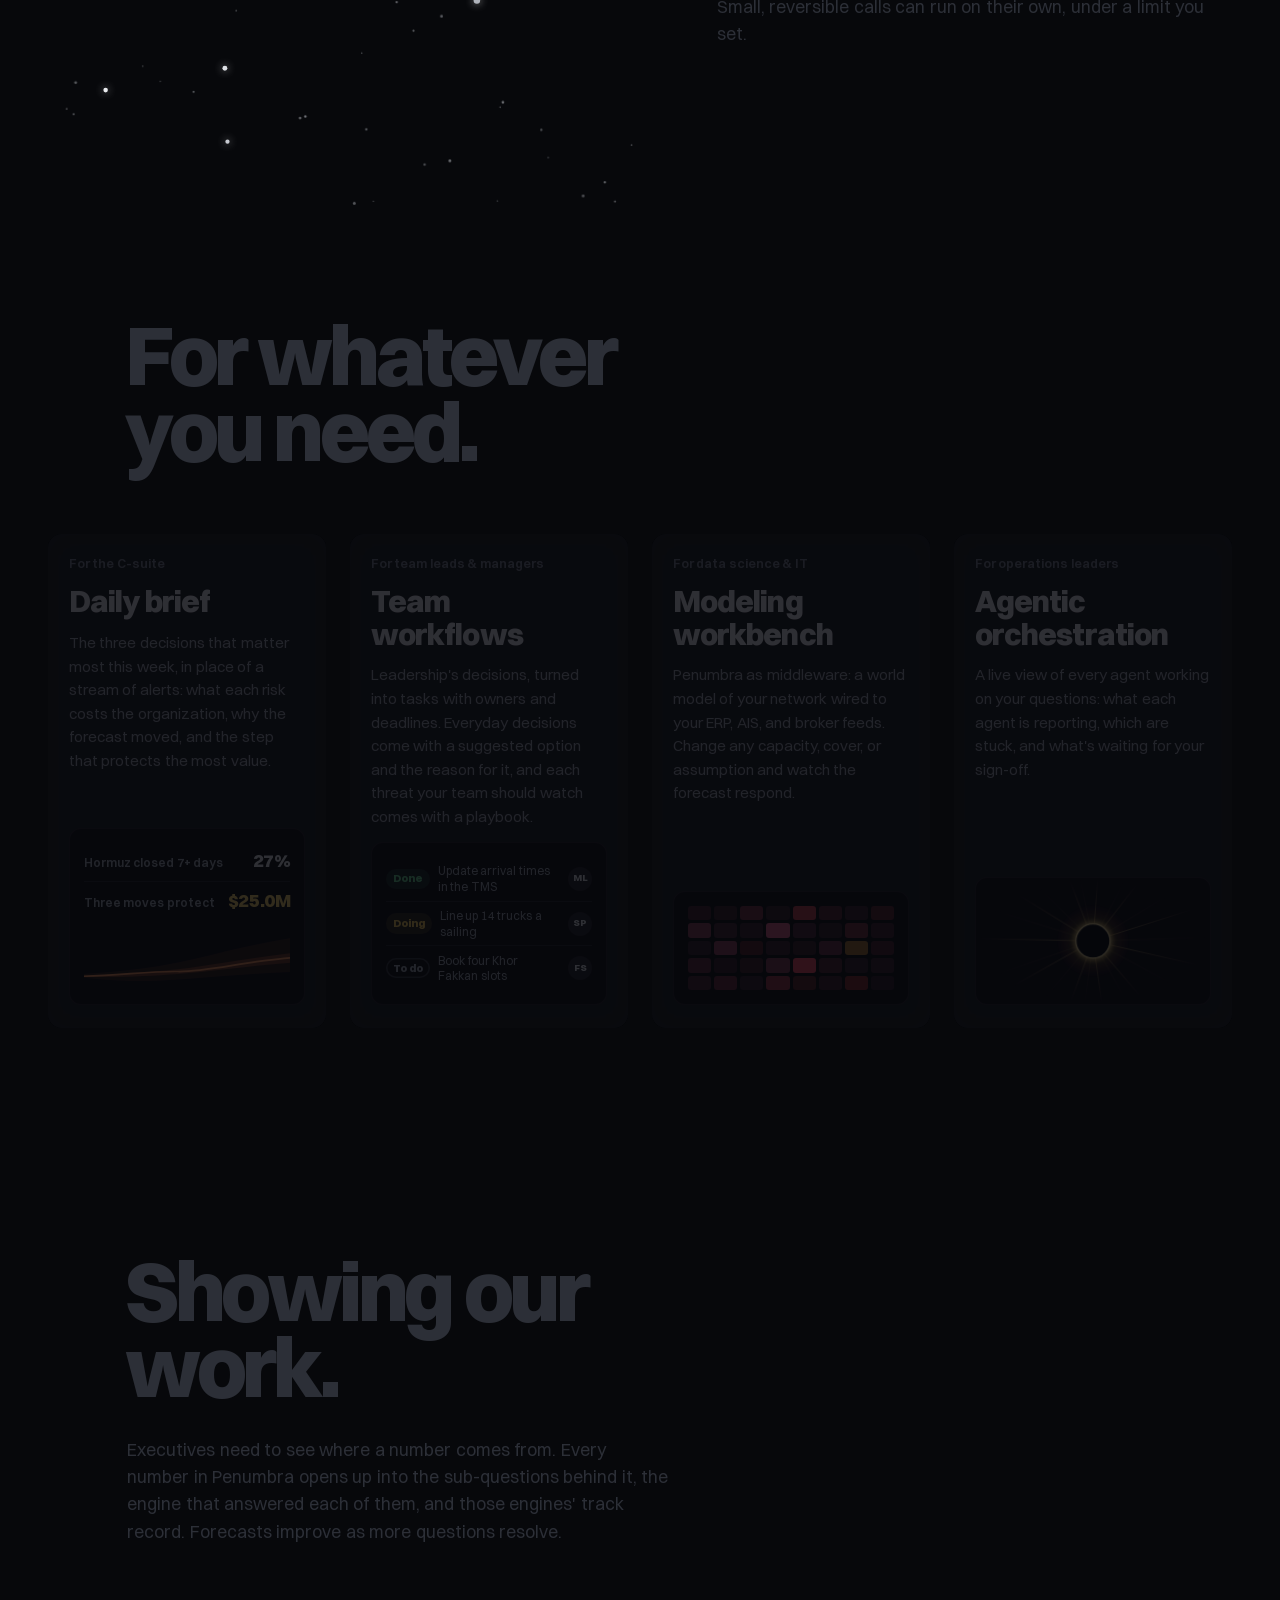
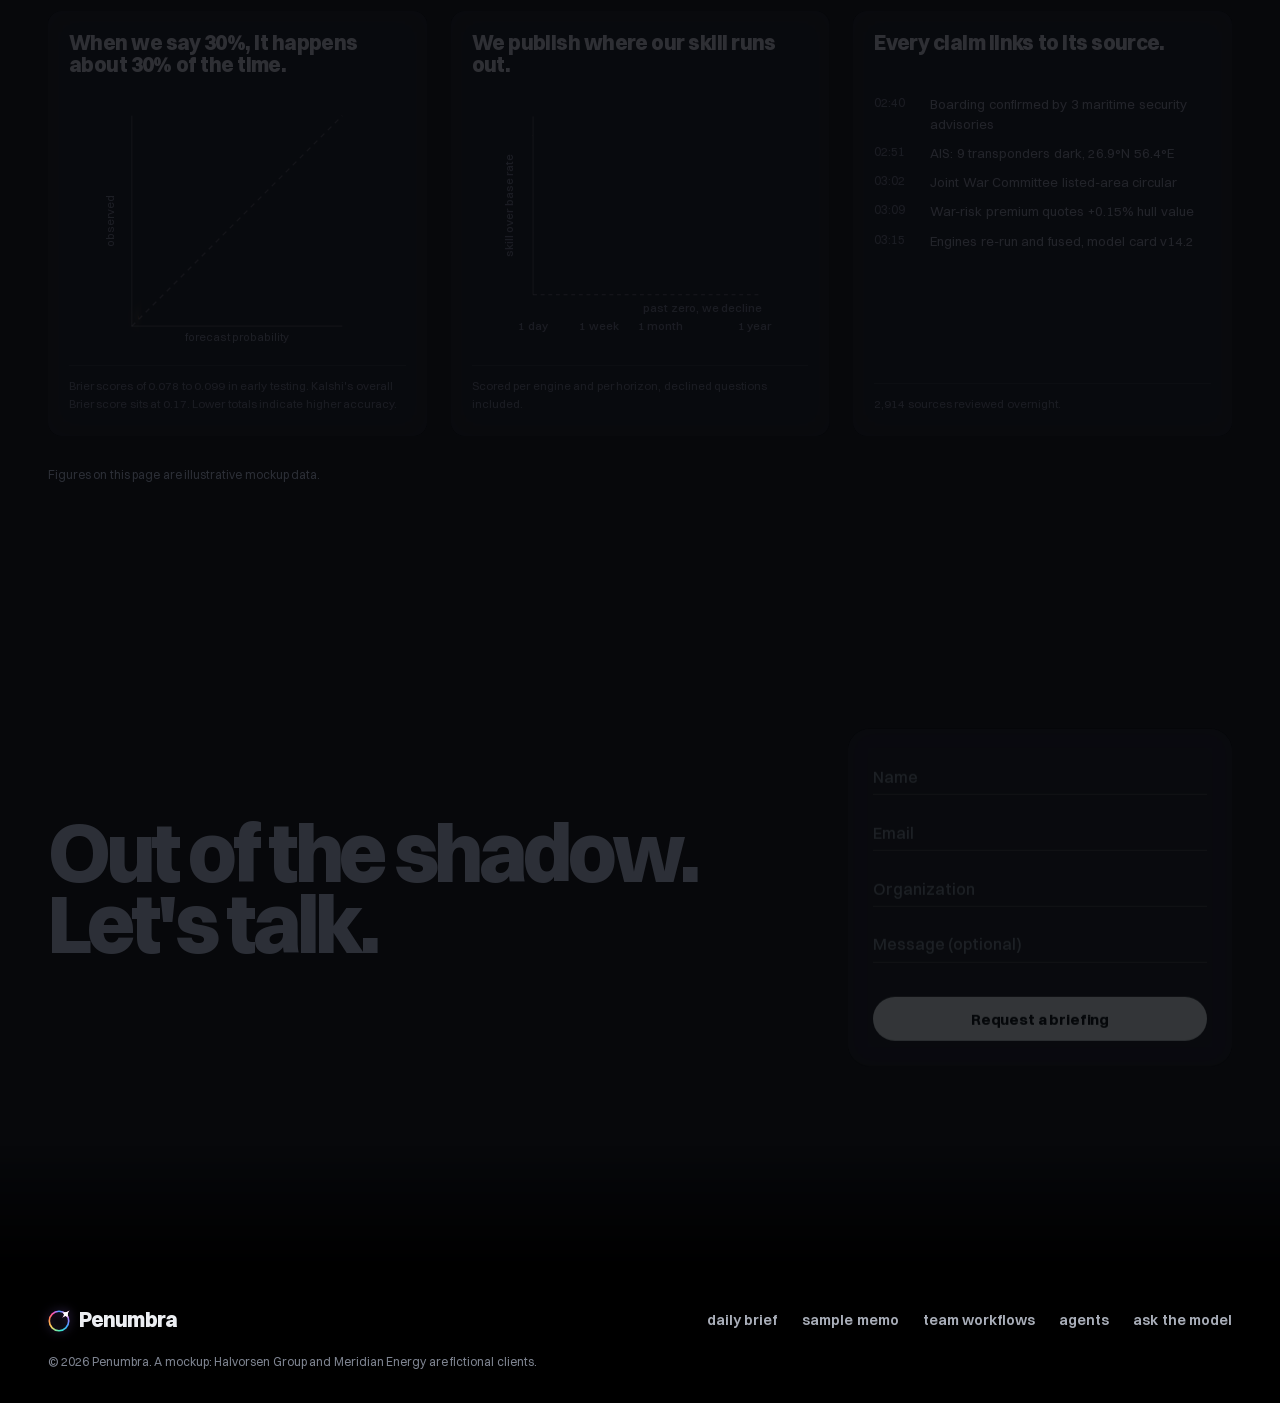
<file: penumbra.html>
<!doctype html>
<html lang="en">
<head>
  <meta charset="utf-8">
  <meta name="viewport" content="width=device-width, initial-scale=1">
  <title>Penumbra</title>
  <meta http-equiv="refresh" content="0; url=index.html">
  <link rel="canonical" href="index.html">
</head>
<body>
  <p>The Penumbra preview is now the <a href="index.html">home page</a>.</p>
</body>
</html>
</file>
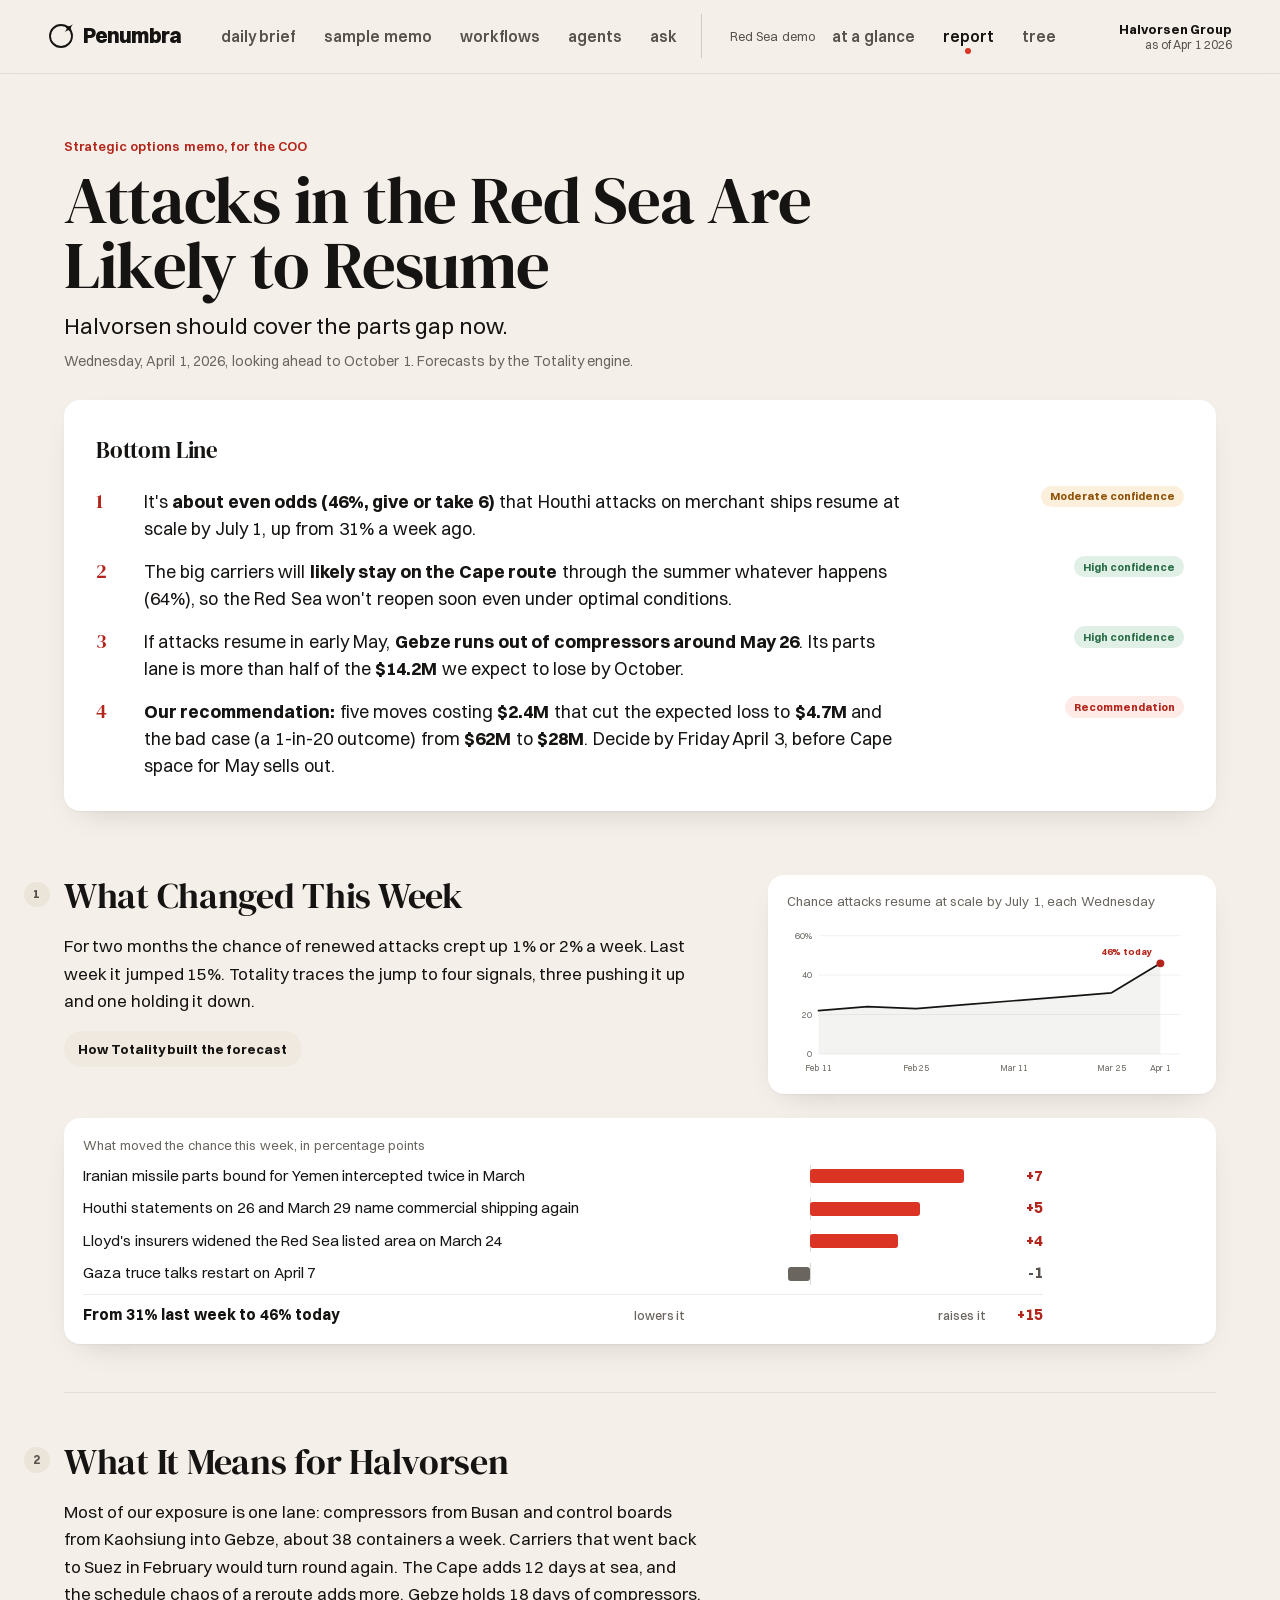
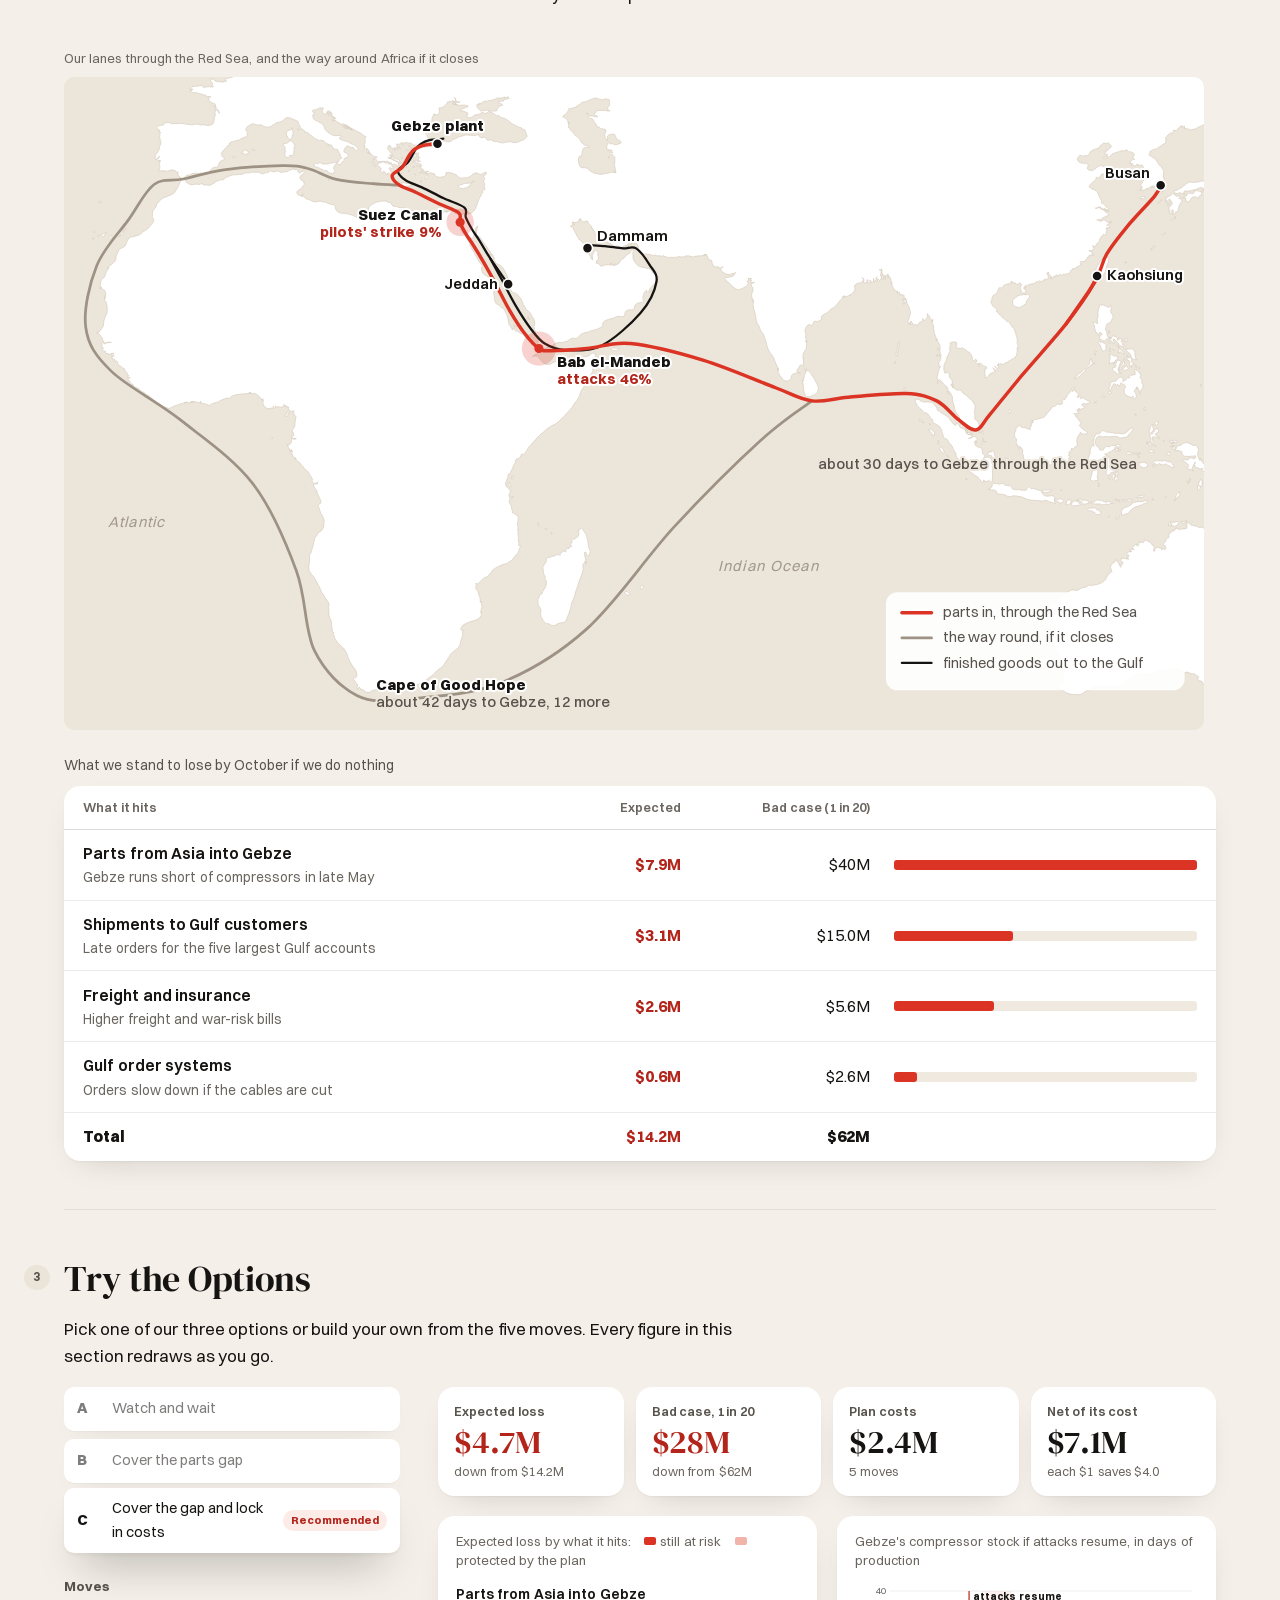
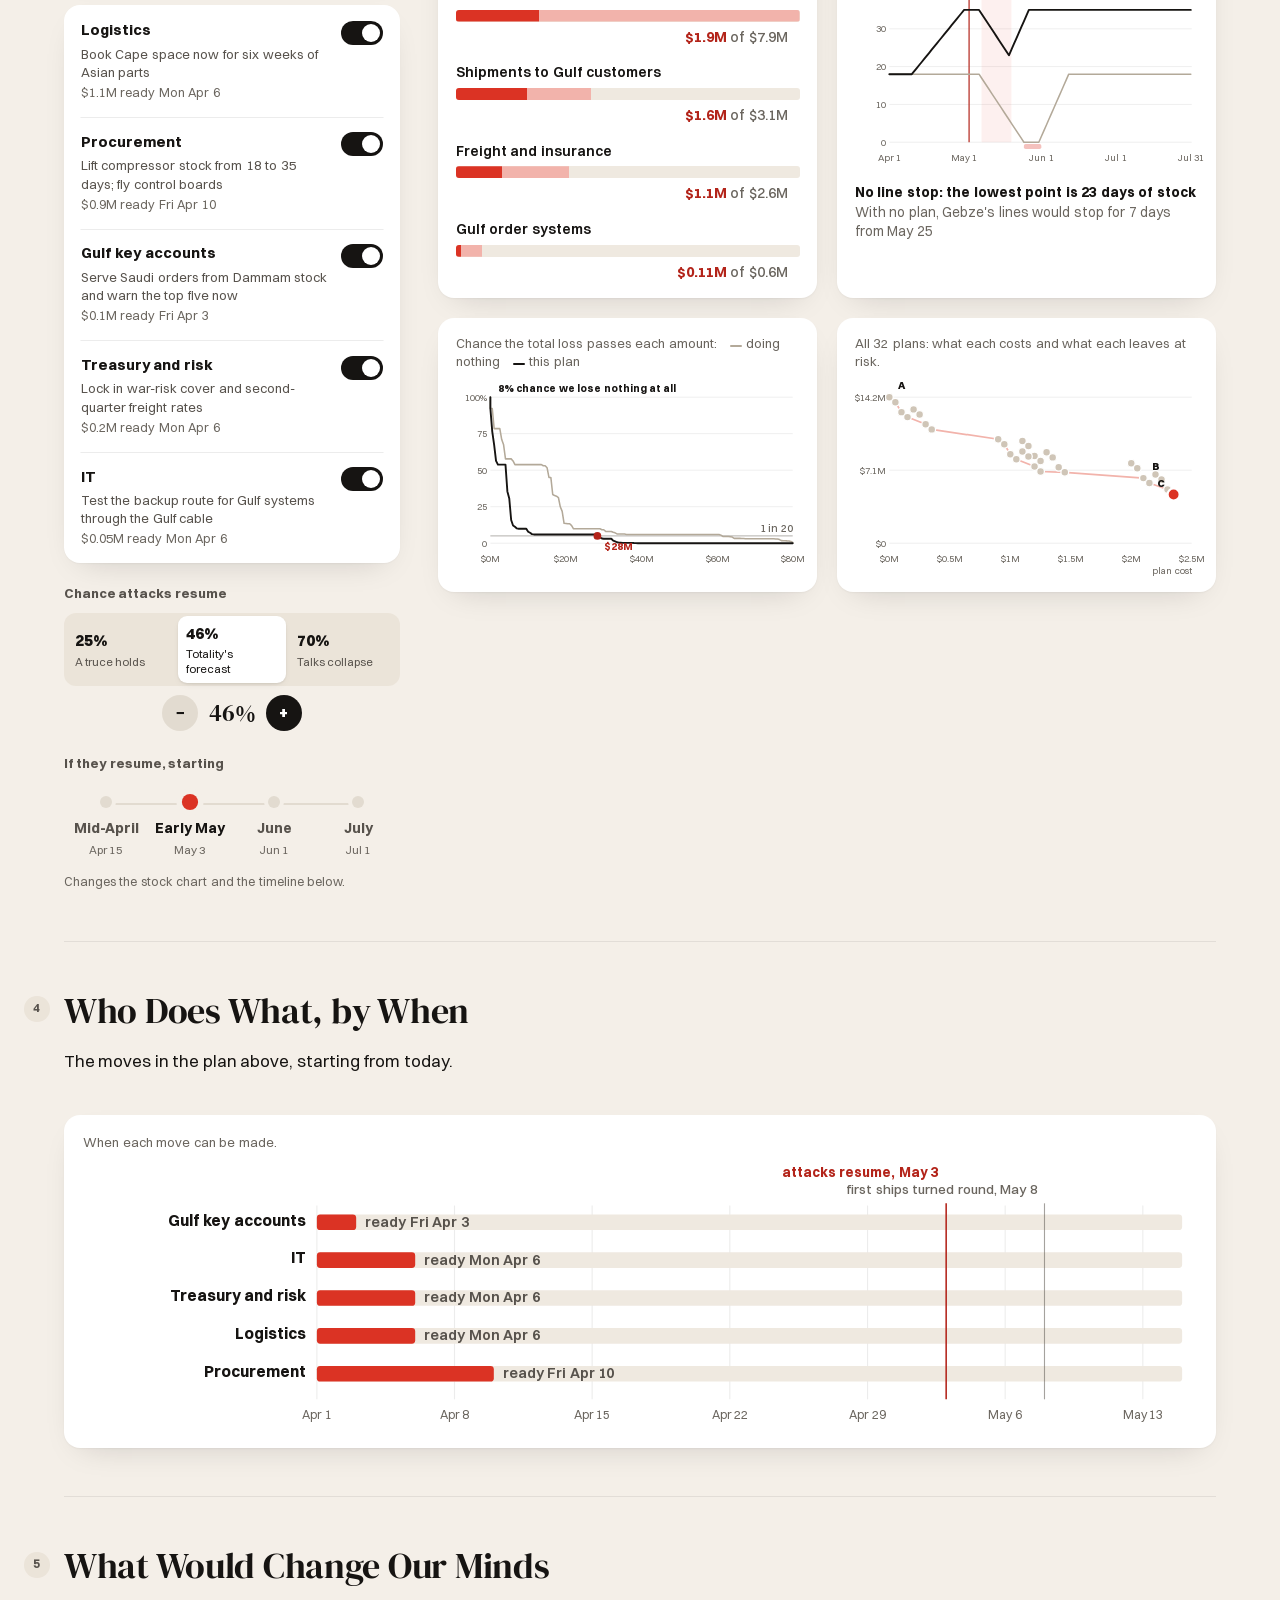
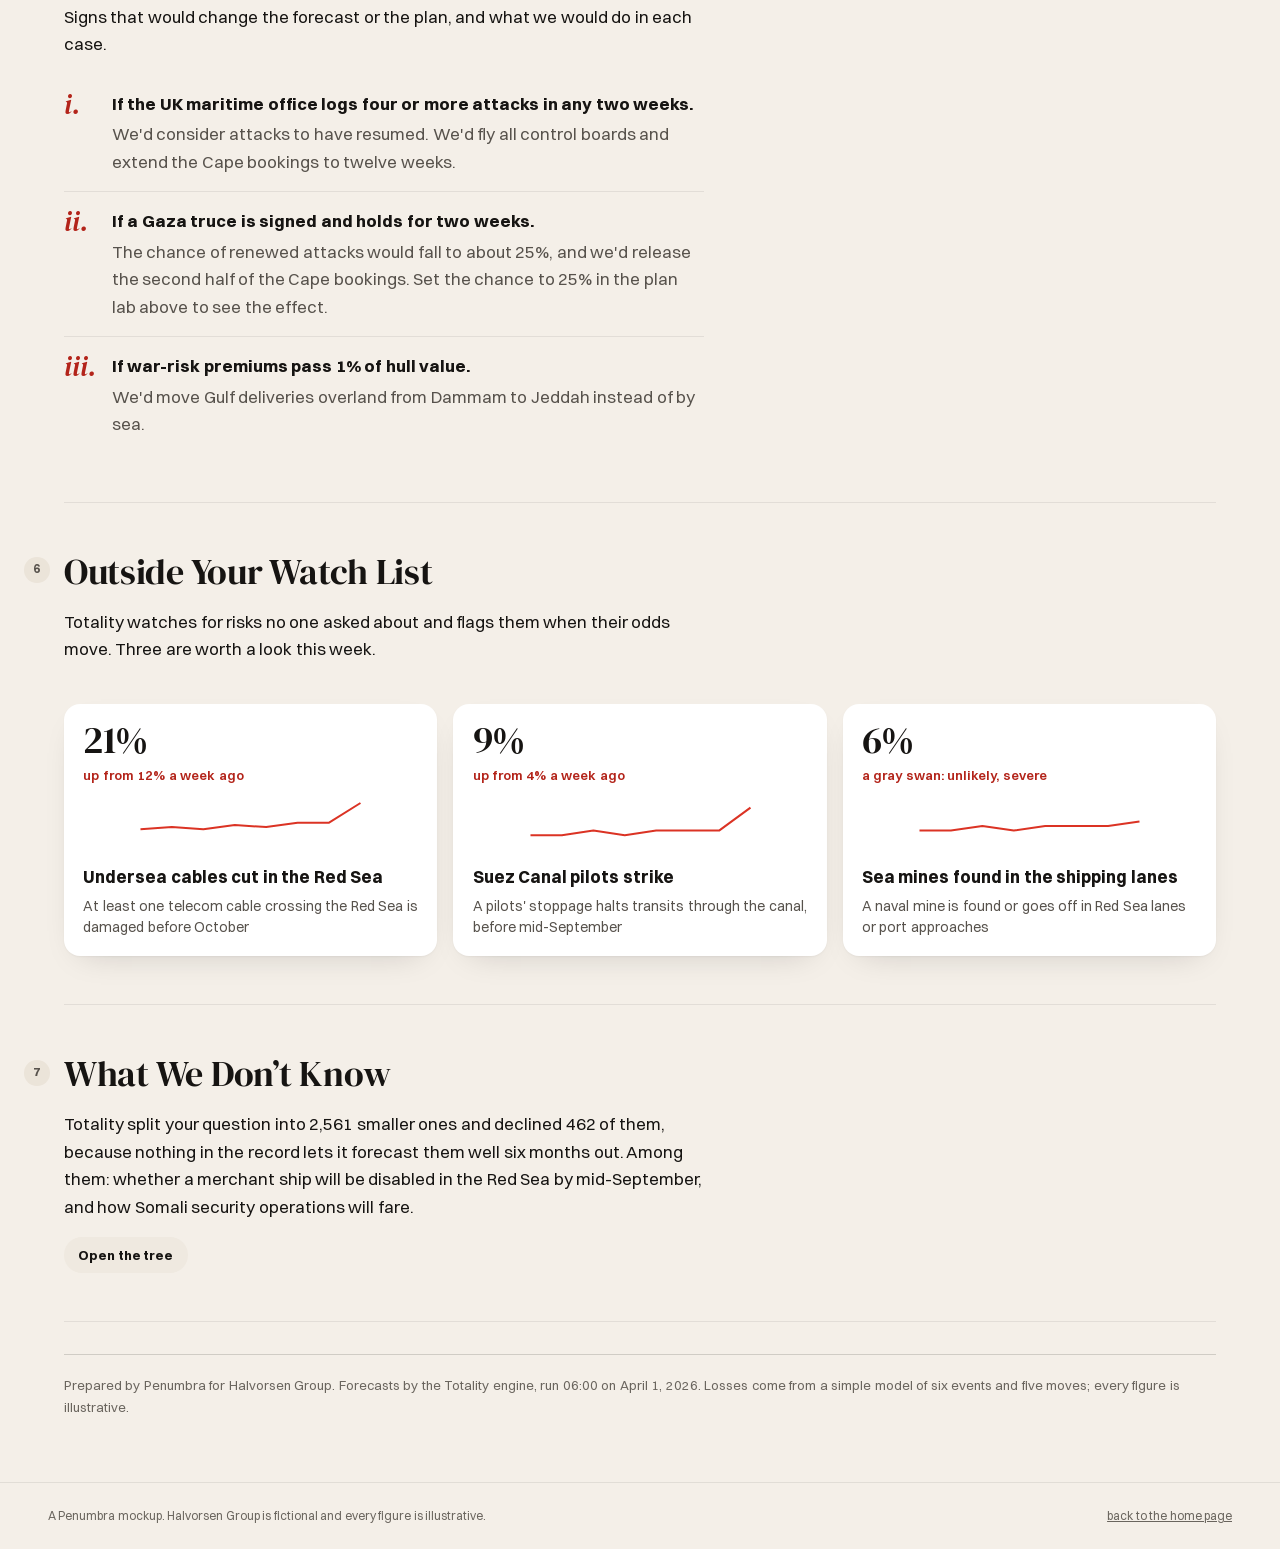
<file: redsea-report.html>
<!doctype html>
<html lang="en">
<head>
  <meta charset="utf-8">
  <meta name="viewport" content="width=device-width, initial-scale=1, viewport-fit=cover">
  <title>Red Sea report · Penumbra</title>
  <meta name="description" content="Penumbra’s Red Sea demo, the report: why the odds of renewed attacks jumped, what it means for Halvorsen Group, and a plan lab to try each response against the landscape.">
  <link rel="preload" href="assets/fonts/switzer-800.woff2" as="font" type="font/woff2" crossorigin>
  <link rel="preload" href="assets/fonts/switzer-400.woff2" as="font" type="font/woff2" crossorigin>
  <link rel="stylesheet" href="assets/css/base.css">
  <link rel="stylesheet" href="assets/css/app.css">
  <link rel="preconnect" href="https://fonts.googleapis.com">
  <link rel="preconnect" href="https://fonts.gstatic.com" crossorigin>
  <link rel="stylesheet" href="https://fonts.googleapis.com/css2?family=DM+Serif+Display:ital@0;1&display=swap">
  <link rel="stylesheet" href="assets/css/house.css">
  <link rel="stylesheet" href="assets/css/redsea.css">
  <script src="assets/js/nav.js"></script>
</head>
<body class="app house rs rs-light rs-report">
  <a class="skip" href="#main">Skip to content</a>

  <header class="bar">
    <a class="wordmark" href="index.html" aria-label="Penumbra home">
      <span class="logo" aria-hidden="true"></span>
      Penumbra
    </a>
    <nav class="tabs" aria-label="Product">
      <a href="briefing.html">daily brief</a>
      <a href="memo.html">sample memo</a>
      <a href="team.html">workflows</a>
      <a href="agents.html">agents</a>
      <a href="ask.html">ask</a>
      <span class="tabs__group">Red Sea demo</span>
      <a href="redsea.html">at a glance</a>
      <a href="redsea-report.html" aria-current="page">report</a>
      <a href="redsea-tree.html">tree</a>
    </nav>
    <p class="bar__meta"><b>Halvorsen Group</b><span>as of Apr 1 2026</span></p>
  </header>

  <main id="main" class="report">
    <header class="rp-head">
      <p class="rp-kind">Strategic options memo, for the COO</p>
      <h1 class="rp-title">Attacks in the Red Sea Are Likely to Resume</h1>
      <p class="rp-lede">Halvorsen should cover the parts gap now.</p>
      <p class="rp-meta">Wednesday, April 1, 2026, looking ahead to October 1. Forecasts by the Totality engine.</p>
    </header>

    <section class="bl" aria-labelledby="bl-h">
      <h2 class="bl__h" id="bl-h">Bottom Line</h2>
      <ol class="bl__list">
        <li><p>It’s <b>about even odds (46%, give or take 6)</b> that Houthi attacks on merchant ships resume at scale by July 1, up from 31% a week ago.</p><span class="conf conf--mod">Moderate confidence</span></li>
        <li><p>The big carriers will <b>likely stay on the Cape route</b> through the summer whatever happens (64%), so the Red Sea won’t reopen soon even under optimal conditions.</p><span class="conf conf--high">High confidence</span></li>
        <li><p>If attacks resume in early May, <b>Gebze runs out of compressors around May 26</b>. Its parts lane is more than half of the <b data-k="loss">$14.2M</b> we expect to lose by October.</p><span class="conf conf--high">High confidence</span></li>
        <li><p><b>Our recommendation:</b> five moves costing <b data-k="c-cost">$2.4M</b> that cut the expected loss to <b data-k="c-left">$4.7M</b> and the bad case (a 1-in-20 outcome) from <b data-k="bad">$61M</b> to <b data-k="c-bad">$28M</b>. Decide by Friday April 3, before Cape space for May sells out.</p><span class="conf conf--rec">Recommendation</span></li>
      </ol>
    </section>

    <section class="sec" aria-labelledby="s1">
      <div class="sec__main">
        <h2 class="sec__h" id="s1"><span>1</span>What Changed This Week</h2>
        <p>For two months the chance of renewed attacks crept up 1% or 2% a week. Last week it jumped 15%. Totality traces the jump to four signals, three pushing it up and one holding it down.</p>
        <p class="rp-more"><a class="btn-q" href="redsea-tree.html#n21">How Totality built the forecast</a></p>
      </div>
      <figure class="fig sec__fig">
        <figcaption class="fig__cap">Chance attacks resume at scale by July 1, each Wednesday</figcaption>
        <svg class="chart" id="f-trend" viewBox="0 0 520 200" role="img" aria-label="The chance rose slowly from 22 percent on February 11 to 31 percent on March 25, then jumped to 46 percent on April 1"></svg>
      </figure>
      <figure class="fig sec__wide">
        <figcaption class="fig__cap">What moved the chance this week, in percentage points</figcaption>
        <div class="tug" id="f-tug"></div>
      </figure>
    </section>

    <section class="sec" aria-labelledby="s2">
      <div class="sec__main">
        <h2 class="sec__h" id="s2"><span>2</span>What It Means for Halvorsen</h2>
        <p>Most of our exposure is one lane: compressors from Busan and control boards from Kaohsiung into Gebze, about 38 containers a week. Carriers that went back to Suez in February would turn round again. The Cape adds 12 days at sea, and the schedule chaos of a reroute adds more. Gebze holds 18 days of compressors.</p>
      </div>
      <figure class="fig fig--map sec__wide">
        <figcaption class="fig__cap">Our lanes through the Red Sea, and the way around Africa if it closes</figcaption>
        <svg class="route" id="f-route" viewBox="0 0 1000 573" role="img" aria-label="Parts sail from Busan and Kaohsiung through the Bab el-Mandeb and Suez to Gebze in about 30 days; around the Cape of Good Hope it takes about 42. Shipments go south from Gebze through Suez to Jeddah and Dammam."></svg>
      </figure>
      <div class="sec__wide">
        <table class="tbl" id="f-table">
          <caption>What we stand to lose by October if we do nothing</caption>
          <thead><tr><th scope="col">What it hits</th><th scope="col" class="n">Expected</th><th scope="col" class="n">Bad case (1 in 20)</th><th scope="col" class="tbl__bar"><span class="sr-only">Share</span></th></tr></thead>
          <tbody></tbody>
        </table>
      </div>
    </section>

    <section class="lab" id="lab" aria-labelledby="s3">
      <div class="lab__head">
        <h2 class="sec__h" id="s3"><span>3</span>Try the Options</h2>
        <p>Pick one of our three options or build your own from the five moves. Every figure in this section redraws as you go.</p>
      </div>
      <div class="lab__grid">
        <div class="lab__ctl">
          <div class="presets" role="group" aria-label="Options" id="l-presets"></div>
          <fieldset class="moves" id="l-moves"><legend>Moves</legend></fieldset>
          <div class="knob" role="group" aria-labelledby="l-p-h">
            <p class="knob__h" id="l-p-h">Chance attacks resume</p>
            <div class="chooser" id="l-p-seg">
              <button type="button" data-p="25"><b>25%</b><span>A truce holds</span></button>
              <button type="button" data-p="46"><b>46%</b><span>Totality’s forecast</span></button>
              <button type="button" data-p="70"><b>70%</b><span>Talks collapse</span></button>
            </div>
            <div class="step">
              <button type="button" id="l-p-down" aria-label="5% lower">&minus;</button>
              <output id="l-p-out" aria-live="polite">46%</output>
              <button type="button" id="l-p-up" aria-label="5% higher">+</button>
            </div>
          </div>
          <div class="knob" role="group" aria-labelledby="l-t-h">
            <p class="knob__h" id="l-t-h">If they resume, starting</p>
            <div class="when" id="l-t-seg">
              <button type="button" data-t="14"><b>Mid-April</b><span>Apr 15</span></button>
              <button type="button" data-t="32"><b>Early May</b><span>May 3</span></button>
              <button type="button" data-t="61"><b>June</b><span>Jun 1</span></button>
              <button type="button" data-t="91"><b>July</b><span>Jul 1</span></button>
            </div>
            <p class="knob__note">Changes the stock chart and the timeline below.</p>
          </div>
        </div>
        <div class="lab__out">
          <div class="kpis" id="l-kpis" aria-live="polite"></div>
          <figure class="fig lab__fig">
            <figcaption class="fig__cap">Expected loss by what it hits: <i class="key key--left"></i>still at risk <i class="key key--safe"></i>protected by the plan</figcaption>
            <div class="expo" id="l-expo"></div>
          </figure>
          <figure class="fig lab__fig">
            <figcaption class="fig__cap">Gebze’s compressor stock if attacks resume, in days of production</figcaption>
            <svg class="chart" id="l-stock" viewBox="0 0 400 230" role="img" aria-label="Compressor stock over April to July"></svg>
            <p class="lab__msg" id="l-stock-msg" aria-live="polite"></p>
          </figure>
          <figure class="fig lab__fig">
            <figcaption class="fig__cap">Chance the total loss passes each amount: <i class="key key--none"></i>doing nothing <i class="key key--plan"></i>this plan</figcaption>
            <svg class="chart" id="l-risk" viewBox="0 0 400 230" role="img" aria-label="Chance the loss passes each amount, with and without the plan"></svg>
          </figure>
          <figure class="fig lab__fig">
            <figcaption class="fig__cap">All 32 plans: what each costs and what each leaves at risk.</figcaption>
            <svg class="chart" id="l-plans" viewBox="0 0 400 230" role="img" aria-label="Every combination of the five moves, plotted by cost and expected loss left"></svg>
          </figure>
        </div>
      </div>
    </section>

    <section class="sec" aria-labelledby="s4">
      <div class="sec__main">
        <h2 class="sec__h" id="s4"><span>4</span>Who Does What, by When</h2>
        <p>The moves in the plan above, starting from today.</p>
      </div>
      <figure class="fig sec__wide">
        <figcaption class="fig__cap">When each move can be made.</figcaption>
        <svg class="chart" id="f-gantt" viewBox="0 0 1000 220" role="img" aria-label="When each move in the plan is ready"></svg>
      </figure>
    </section>

    <section class="sec" aria-labelledby="s5">
      <div class="sec__main">
        <h2 class="sec__h" id="s5"><span>5</span>What Would Change Our Minds</h2>
        <p>Signs that would change the forecast or the plan, and what we would do in each case.</p>
        <dl class="trip">
          <div><dt>If the UK maritime office logs four or more attacks in any two weeks.</dt><dd>We’d consider attacks to have resumed. We’d fly all control boards and extend the Cape bookings to twelve weeks.</dd></div>
          <div><dt>If a Gaza truce is signed and holds for two weeks.</dt><dd>The chance of renewed attacks would fall to about 25%, and we’d release the second half of the Cape bookings. Set the chance to 25% in the plan lab above to see the effect.</dd></div>
          <div><dt>If war-risk premiums pass 1% of hull value.</dt><dd>We’d move Gulf deliveries overland from Dammam to Jeddah instead of by sea.</dd></div>
        </dl>
      </div>
    </section>

    <section class="sec" aria-labelledby="s6">
      <div class="sec__main">
        <h2 class="sec__h" id="s6"><span>6</span>Outside Your Watch List</h2>
        <p>Totality watches for risks no one asked about and flags them when their odds move. Three are worth a look this week.</p>
      </div>
      <div class="sec__wide off" id="f-off"></div>
    </section>

    <section class="sec" aria-labelledby="s7">
      <div class="sec__main">
        <h2 class="sec__h" id="s7"><span>7</span>What We Don’t Know</h2>
        <p>Totality split your question into 2,561 smaller ones and declined 462 of them, because nothing in the record lets it forecast them well six months out. Among them: whether a merchant ship will be disabled in the Red Sea by mid-September, and how Somali security operations will fare.</p>
        <p class="rp-more"><a class="btn-q" href="redsea-tree.html">Open the tree</a></p>
      </div>
    </section>

    <footer class="rp-foot">Prepared by Penumbra for Halvorsen Group. Forecasts by the Totality engine, run 06:00 on April 1, 2026. Losses come from a simple model of six events and five moves; every figure is illustrative.</footer>
  </main>

  <footer class="app-foot">
    <span>A Penumbra mockup. Halvorsen Group is fictional and every figure is illustrative.</span>
    <a href="index.html">back to the home page</a>
  </footer>

  <script src="assets/js/app.js"></script>
  <script src="assets/js/redsea.js"></script>
  <script src="assets/js/redsea-map.js"></script>
  <script src="assets/js/redsea-report.js"></script>
</body>
</html>
</file>
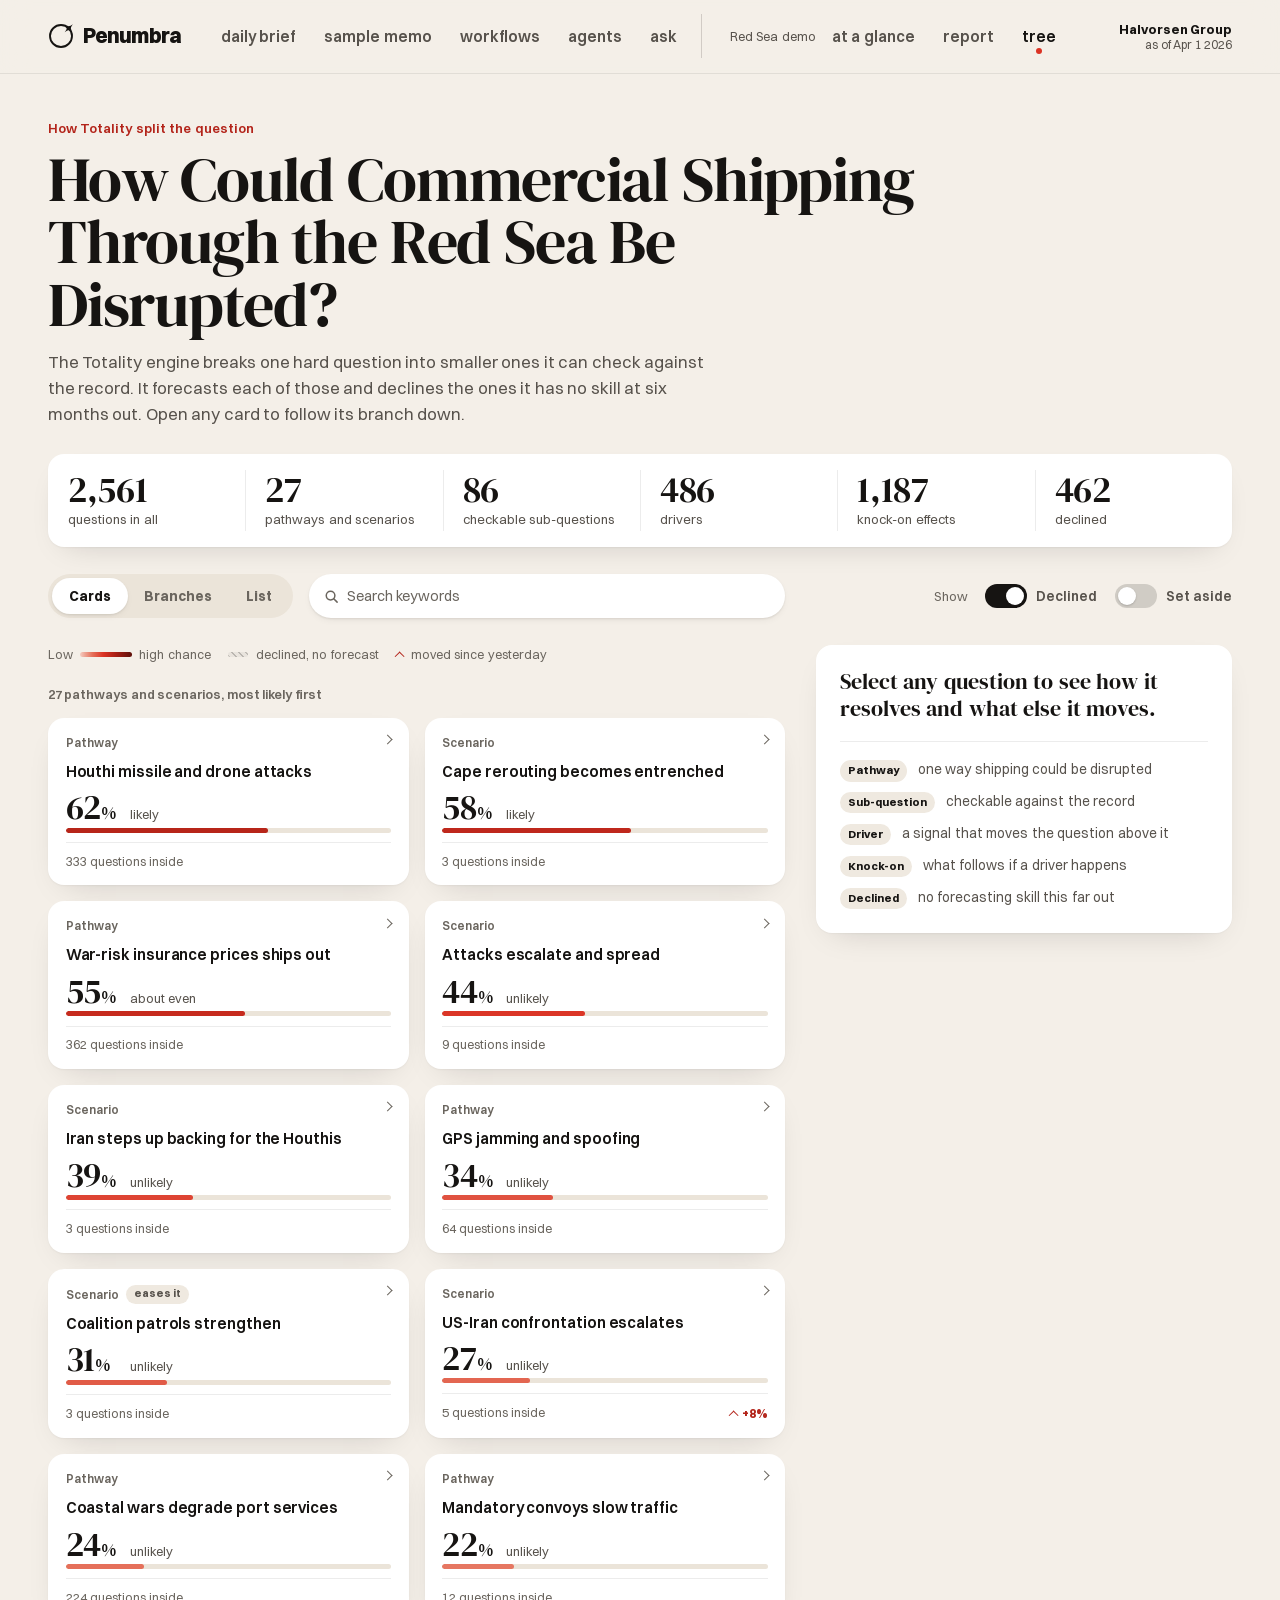
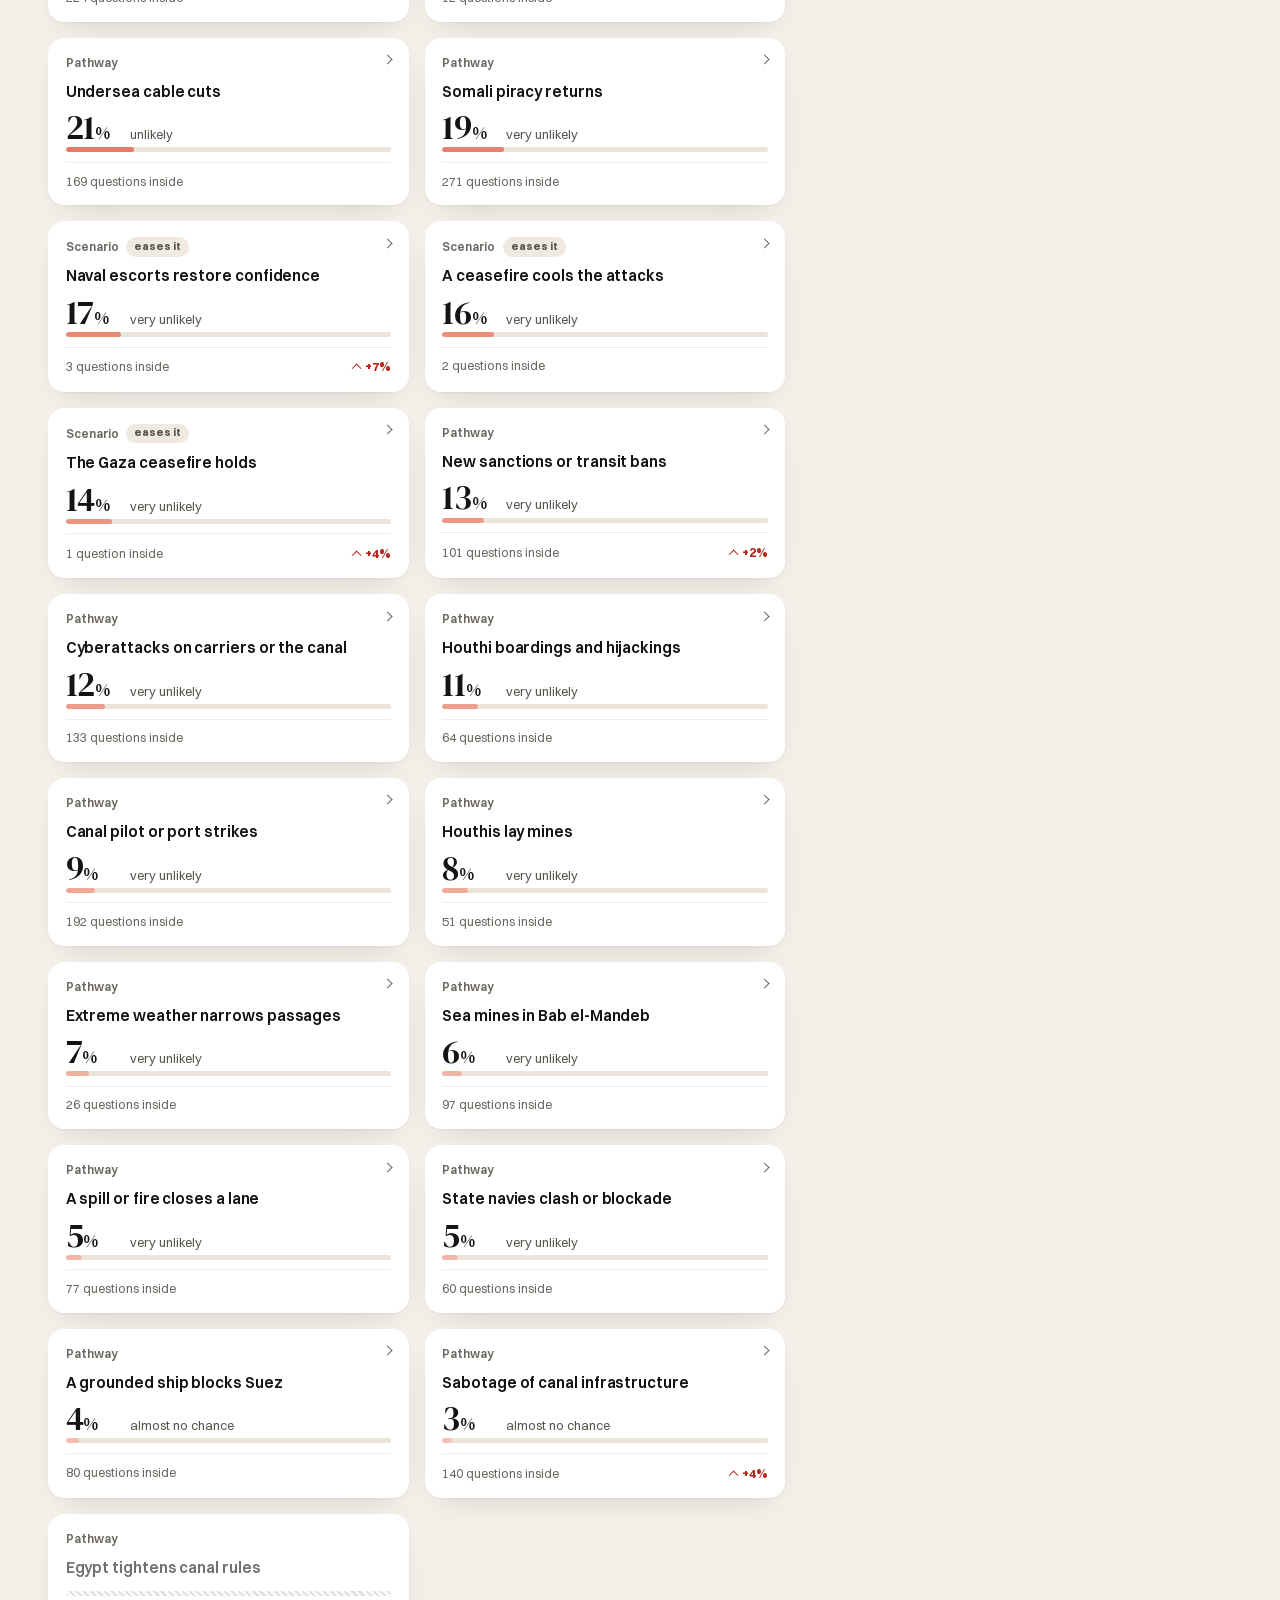
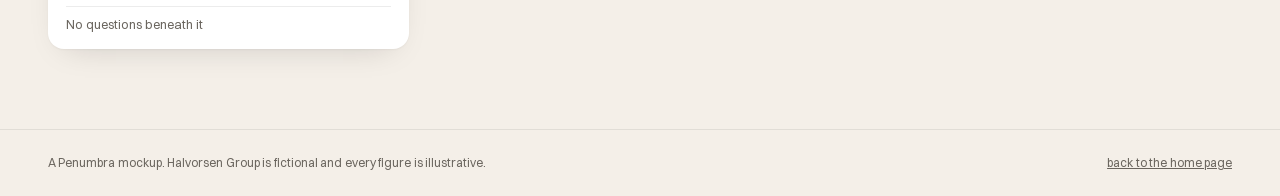
<file: redsea-tree.html>
<!doctype html>
<html lang="en">
<head>
  <meta charset="utf-8">
  <meta name="viewport" content="width=device-width, initial-scale=1, viewport-fit=cover">
  <title>Red Sea tree · Penumbra</title>
  <meta name="description" content="Penumbra’s Red Sea demo, the tree: how the Totality engine split one question about Red Sea shipping into 2,561 smaller ones, forecast what it could, and declined the rest.">
  <link rel="preload" href="assets/fonts/switzer-800.woff2" as="font" type="font/woff2" crossorigin>
  <link rel="preload" href="assets/fonts/switzer-400.woff2" as="font" type="font/woff2" crossorigin>
  <link rel="stylesheet" href="assets/css/base.css">
  <link rel="stylesheet" href="assets/css/app.css">
  <link rel="preconnect" href="https://fonts.googleapis.com">
  <link rel="preconnect" href="https://fonts.gstatic.com" crossorigin>
  <link rel="stylesheet" href="https://fonts.googleapis.com/css2?family=DM+Serif+Display&display=swap">
  <link rel="stylesheet" href="assets/css/house.css">
  <link rel="stylesheet" href="assets/css/redsea.css">
  <script src="assets/js/nav.js"></script>
</head>
<body class="app house rs rs-tree">
  <a class="skip" href="#main">Skip to content</a>

  <header class="bar">
    <a class="wordmark" href="index.html" aria-label="Penumbra home">
      <span class="logo" aria-hidden="true"></span>
      Penumbra
    </a>
    <nav class="tabs" aria-label="Product">
      <a href="briefing.html">daily brief</a>
      <a href="memo.html">sample memo</a>
      <a href="team.html">workflows</a>
      <a href="agents.html">agents</a>
      <a href="ask.html">ask</a>
      <span class="tabs__group">Red Sea demo</span>
      <a href="redsea.html">at a glance</a>
      <a href="redsea-report.html">report</a>
      <a href="redsea-tree.html" aria-current="page">tree</a>
    </nav>
    <p class="bar__meta"><b>Halvorsen Group</b><span>as of Apr 1 2026</span></p>
  </header>

  <main id="main" class="page tree">
    <section class="tree__head">
      <p class="tree__kicker">How Totality split the question</p>
      <h1 class="tree__q" id="t-q">How Could Commercial Shipping Through the Red Sea Be Disrupted?</h1>
      <p class="tree__lede">The Totality engine breaks one hard question into smaller ones it can check against the record. It forecasts each of those and declines the ones it has no skill at six months out. Open any card to follow its branch down.</p>
      <dl class="tally" id="t-tally"></dl>
    </section>

    <div class="tree__tools">
      <div class="tree__lead">
      <div class="viewsw" role="group" aria-label="View">
        <span class="viewsw__pill" aria-hidden="true"></span>
        <button type="button" data-v="cards" aria-pressed="true">Cards</button>
        <button type="button" data-v="branches" aria-pressed="false">Branches</button>
        <button type="button" data-v="list" aria-pressed="false">List</button>
      </div>
      <label class="find"><span class="sr-only">Search keywords</span><svg class="find__i" viewBox="0 0 16 16" aria-hidden="true"><circle cx="7" cy="7" r="4.6"/><path d="M10.4 10.4 14 14"/></svg><input id="t-find" type="search" placeholder="Search keywords" autocomplete="off"></label>
      <p class="tree__found" id="t-found" aria-live="polite"></p>
      </div>
      <div class="tree__filters">
        <span class="tree__show">Show</span>
        <label class="switch tog"><span class="switch__text">Declined</span><input type="checkbox" id="t-declined" checked><span class="switch__ui" aria-hidden="true"></span></label>
        <label class="switch tog"><span class="switch__text">Set aside</span><input type="checkbox" id="t-aside"><span class="switch__ui" aria-hidden="true"></span></label>
        <button class="btn-q" type="button" id="t-collapse" hidden>Collapse all</button>
      </div>
    </div>

    <div class="tree__body">
      <div class="visual" id="t-visual">
        <div class="visual__top">
          <nav class="crumbs" id="t-crumbs" aria-label="Looking into"></nav>
          <p class="vkey"><span class="vkey__i"><span class="vkey__lo">Low</span><span class="vkey__bar"></span><span class="vkey__hi">high chance</span></span> <span class="vkey__i"><span class="vkey__bar vkey__bar--none"></span>declined, no forecast</span> <span class="vkey__i"><span class="mv-day is-up"><span class="mv-day__chev" aria-hidden="true"></span></span>moved since yesterday</span></p>
        </div>
        <div class="cards" id="t-cards"></div>
        <div class="br" id="t-branches" hidden></div>
      </div>
      <div class="outline" id="t-outline" role="tree" aria-label="The question’s decomposition" hidden></div>
      <aside class="detail" id="t-detail" aria-live="polite"></aside>
    </div>
  </main>

  <footer class="app-foot">
    <span>A Penumbra mockup. Halvorsen Group is fictional and every figure is illustrative.</span>
    <a href="index.html">back to the home page</a>
  </footer>

  <script src="assets/js/app.js"></script>
  <script src="assets/js/redsea-lattice.js"></script>
  <script src="assets/js/redsea-tree.js"></script>
</body>
</html>
</file>
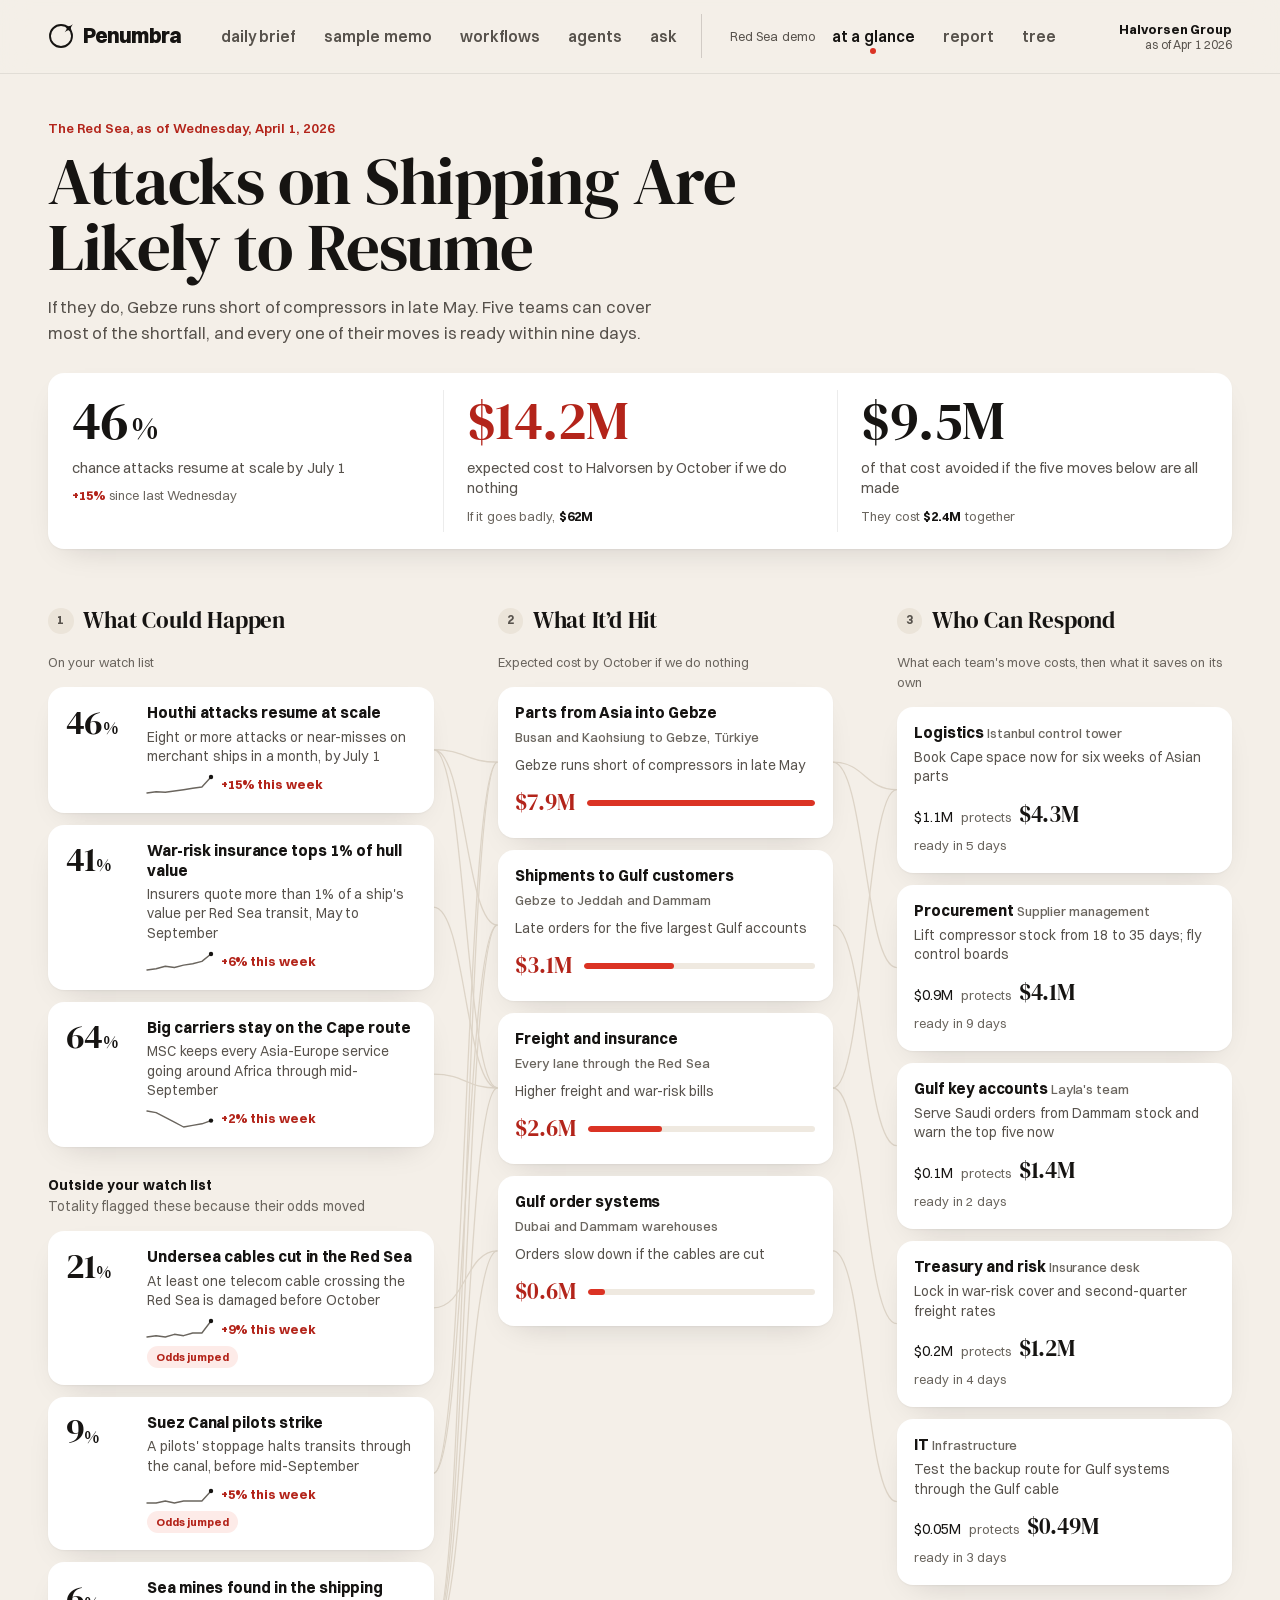
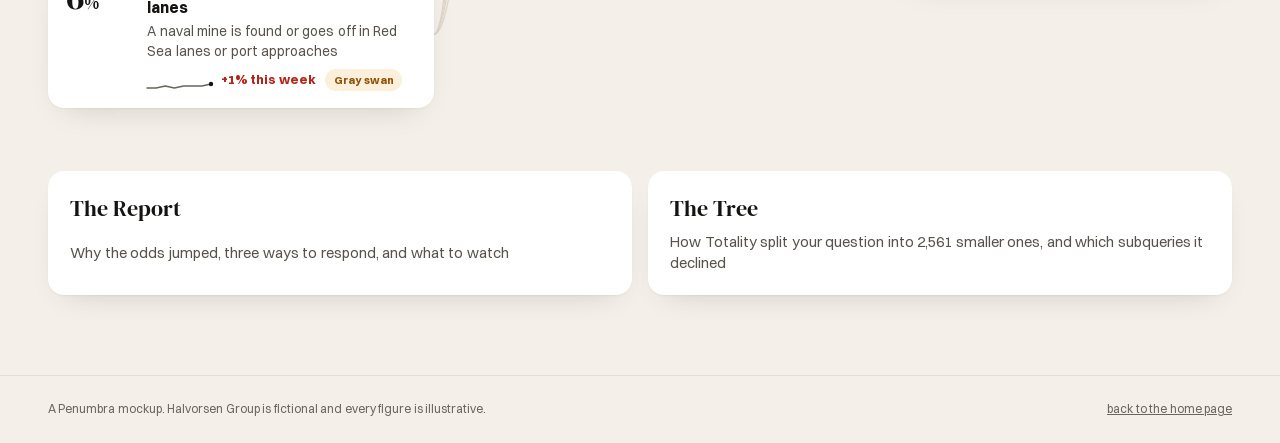
<file: redsea.html>
<!doctype html>
<html lang="en">
<head>
  <meta charset="utf-8">
  <meta name="viewport" content="width=device-width, initial-scale=1, viewport-fit=cover">
  <title>Red Sea at a glance · Penumbra</title>
  <meta name="description" content="Penumbra’s Red Sea demo, at a glance: what’s changing in the Red Sea, what it hits at Halvorsen Group, and which teams can respond.">
  <link rel="preload" href="assets/fonts/switzer-800.woff2" as="font" type="font/woff2" crossorigin>
  <link rel="preload" href="assets/fonts/switzer-400.woff2" as="font" type="font/woff2" crossorigin>
  <link rel="stylesheet" href="assets/css/base.css">
  <link rel="stylesheet" href="assets/css/app.css">
  <link rel="preconnect" href="https://fonts.googleapis.com">
  <link rel="preconnect" href="https://fonts.gstatic.com" crossorigin>
  <link rel="stylesheet" href="https://fonts.googleapis.com/css2?family=DM+Serif+Display&display=swap">
  <link rel="stylesheet" href="assets/css/house.css">
  <link rel="stylesheet" href="assets/css/redsea.css">
  <script src="assets/js/nav.js"></script>
</head>
<body class="app house rs rs-glance">
  <a class="skip" href="#main">Skip to content</a>

  <header class="bar">
    <a class="wordmark" href="index.html" aria-label="Penumbra home">
      <span class="logo" aria-hidden="true"></span>
      Penumbra
    </a>
    <nav class="tabs" aria-label="Product">
      <a href="briefing.html">daily brief</a>
      <a href="memo.html">sample memo</a>
      <a href="team.html">workflows</a>
      <a href="agents.html">agents</a>
      <a href="ask.html">ask</a>
      <span class="tabs__group">Red Sea demo</span>
      <a href="redsea.html" aria-current="page">at a glance</a>
      <a href="redsea-report.html">report</a>
      <a href="redsea-tree.html">tree</a>
    </nav>
    <p class="bar__meta"><b>Halvorsen Group</b><span>as of Apr 1 2026</span></p>
  </header>

  <main id="main" class="page glance">
    <section class="glance__head">
      <p class="glance__kicker">The Red Sea, as of Wednesday, April 1, 2026</p>
      <h1 class="glance__title">Attacks on Shipping Are Likely to Resume</h1>
      <p class="glance__lede">If they do, Gebze runs short of compressors in late May. Five teams can cover most of the shortfall, and every one of their moves is ready within nine days.</p>
    </section>

    <section class="facts" aria-label="The numbers that matter">
      <div class="fact">
        <p class="fact__big num">46<span>%</span></p>
        <p class="fact__what">chance attacks resume at scale by July 1</p>
        <p class="fact__foot"><b class="up">+15%</b> since last Wednesday</p>
      </div>
      <div class="fact">
        <p class="fact__big num money--loss" id="f-loss">$14.2M</p>
        <p class="fact__what">expected cost to Halvorsen by October if we do nothing</p>
        <p class="fact__foot">If it goes badly, <b id="f-bad">$61M</b></p>
      </div>
      <div class="fact">
        <p class="fact__big num money--safe" id="f-saves">$11.9M</p>
        <p class="fact__what">of that cost avoided if the five moves below are all made</p>
        <p class="fact__foot">They cost <b id="f-cost">$2.4M</b> together</p>
      </div>
    </section>

    <section class="board" aria-label="From events to assets to teams">
      <svg class="board__links" aria-hidden="true"></svg>
      <div class="board__col">
        <h2 class="board__title"><span>1</span>What Could Happen</h2>
        <p class="board__note">On your watch list</p>
        <div class="board__list" id="b-watch"></div>
        <p class="board__note board__note--off">Outside your watch list <span>Totality flagged these because their odds moved</span></p>
        <div class="board__list" id="b-off"></div>
      </div>
      <div class="board__col">
        <h2 class="board__title"><span>2</span>What It’d Hit</h2>
        <p class="board__note">Expected cost by October if we do nothing</p>
        <div class="board__list" id="b-assets"></div>
      </div>
      <div class="board__col">
        <h2 class="board__title"><span>3</span>Who Can Respond</h2>
        <p class="board__note">What each team’s move costs, then what it saves on its own</p>
        <div class="board__list" id="b-teams"></div>
      </div>
    </section>

    <section class="deeper" aria-label="Go deeper">
      <a class="deeper__card" href="redsea-report.html">
        <span class="deeper__k">The Report</span>
        <span class="deeper__t">Why the odds jumped, three ways to respond, and what to watch</span>
      </a>
      <a class="deeper__card" href="redsea-tree.html">
        <span class="deeper__k">The Tree</span>
        <span class="deeper__t">How Totality split your question into 2,561 smaller ones, and which subqueries it declined</span>
      </a>
    </section>
  </main>

  <footer class="app-foot">
    <span>A Penumbra mockup. Halvorsen Group is fictional and every figure is illustrative.</span>
    <a href="index.html">back to the home page</a>
  </footer>

  <script src="assets/js/app.js"></script>
  <script src="assets/js/redsea.js"></script>
  <script src="assets/js/reveal.js"></script>
  <script src="assets/js/redsea-glance.js"></script>
</body>
</html>
</file>
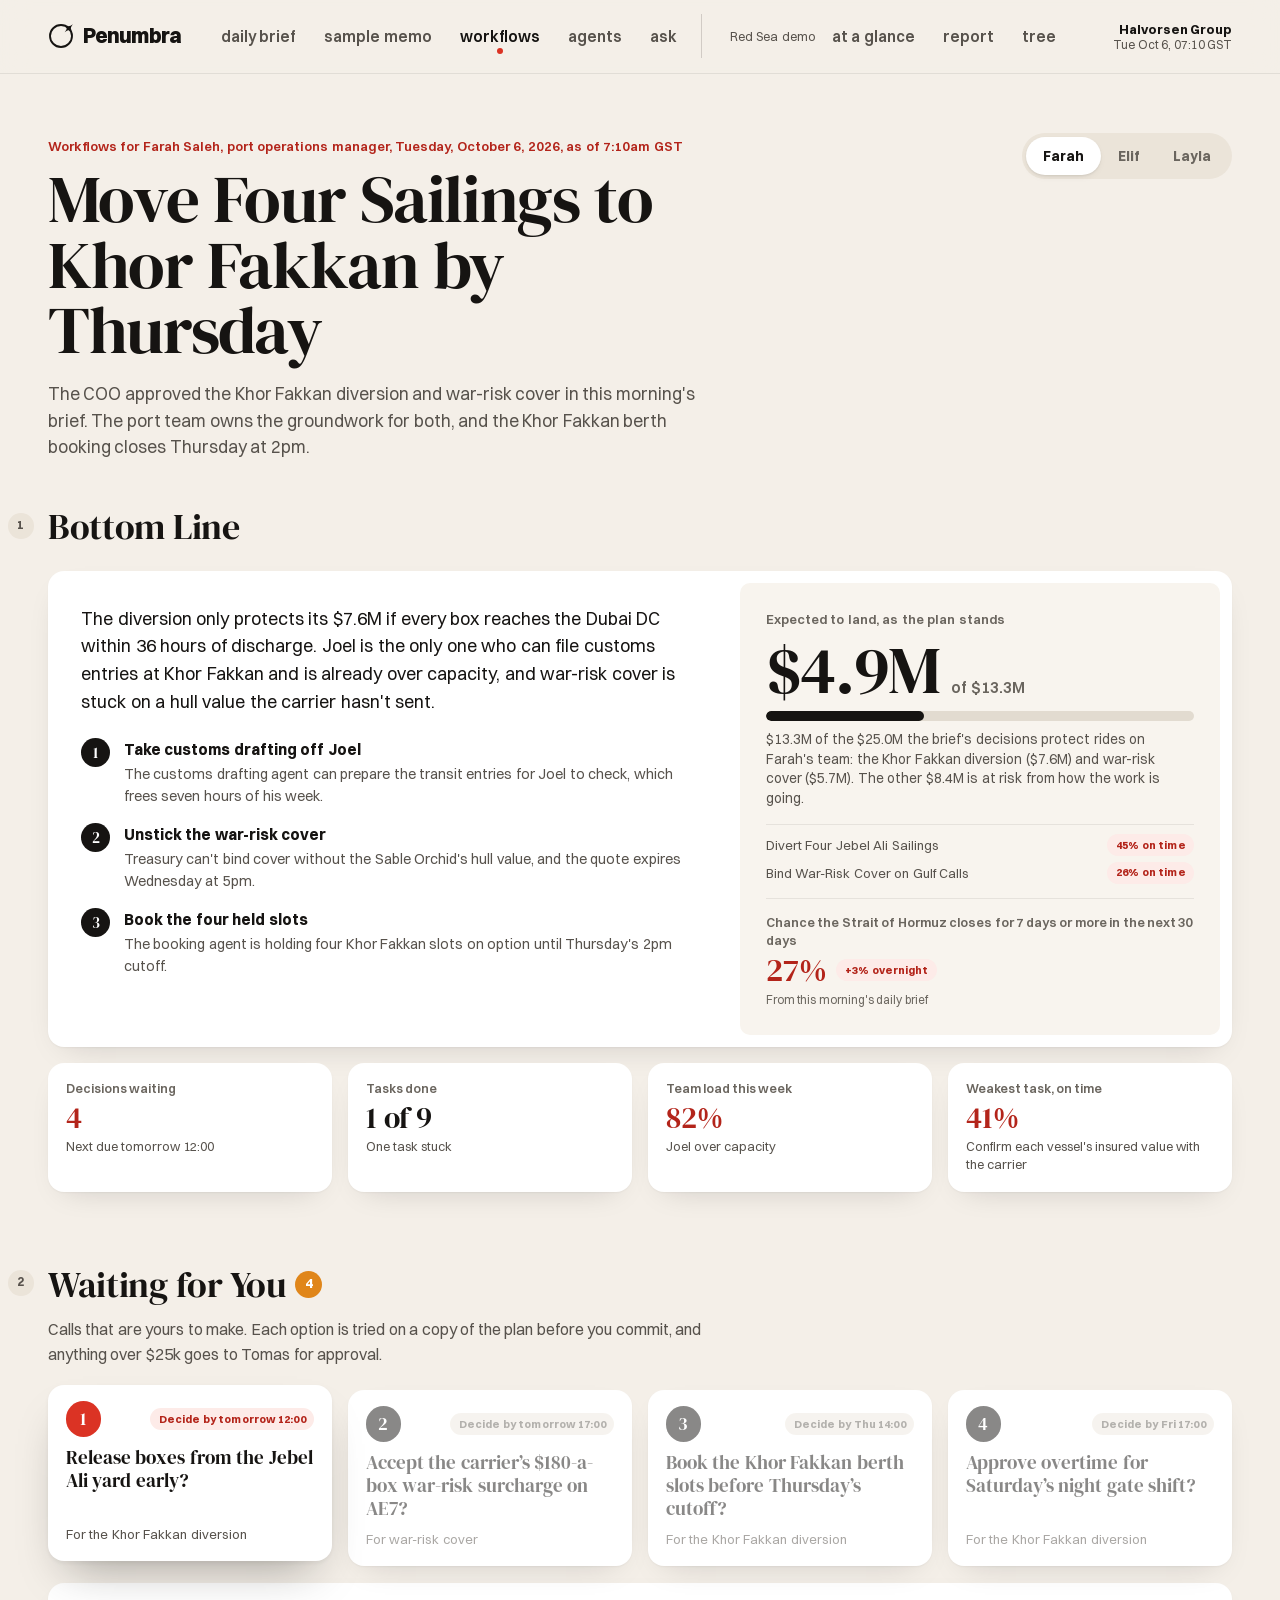
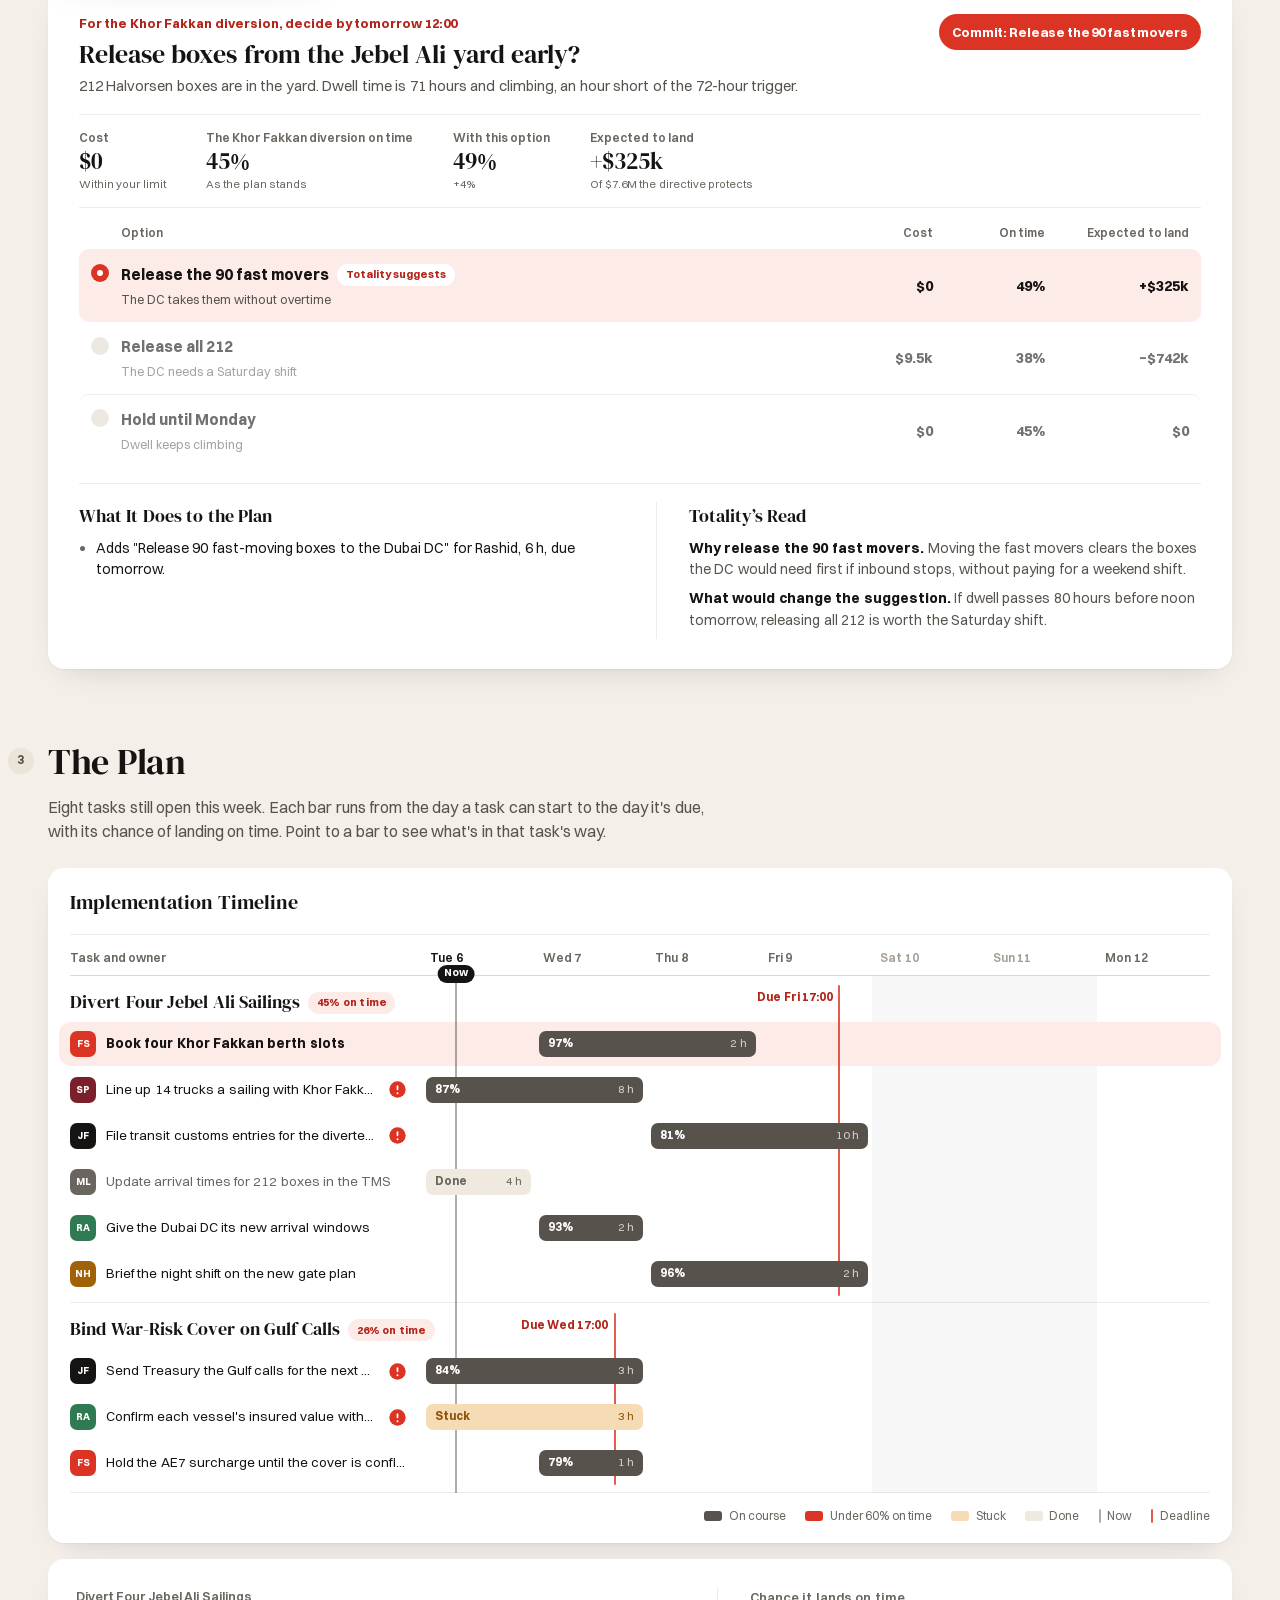
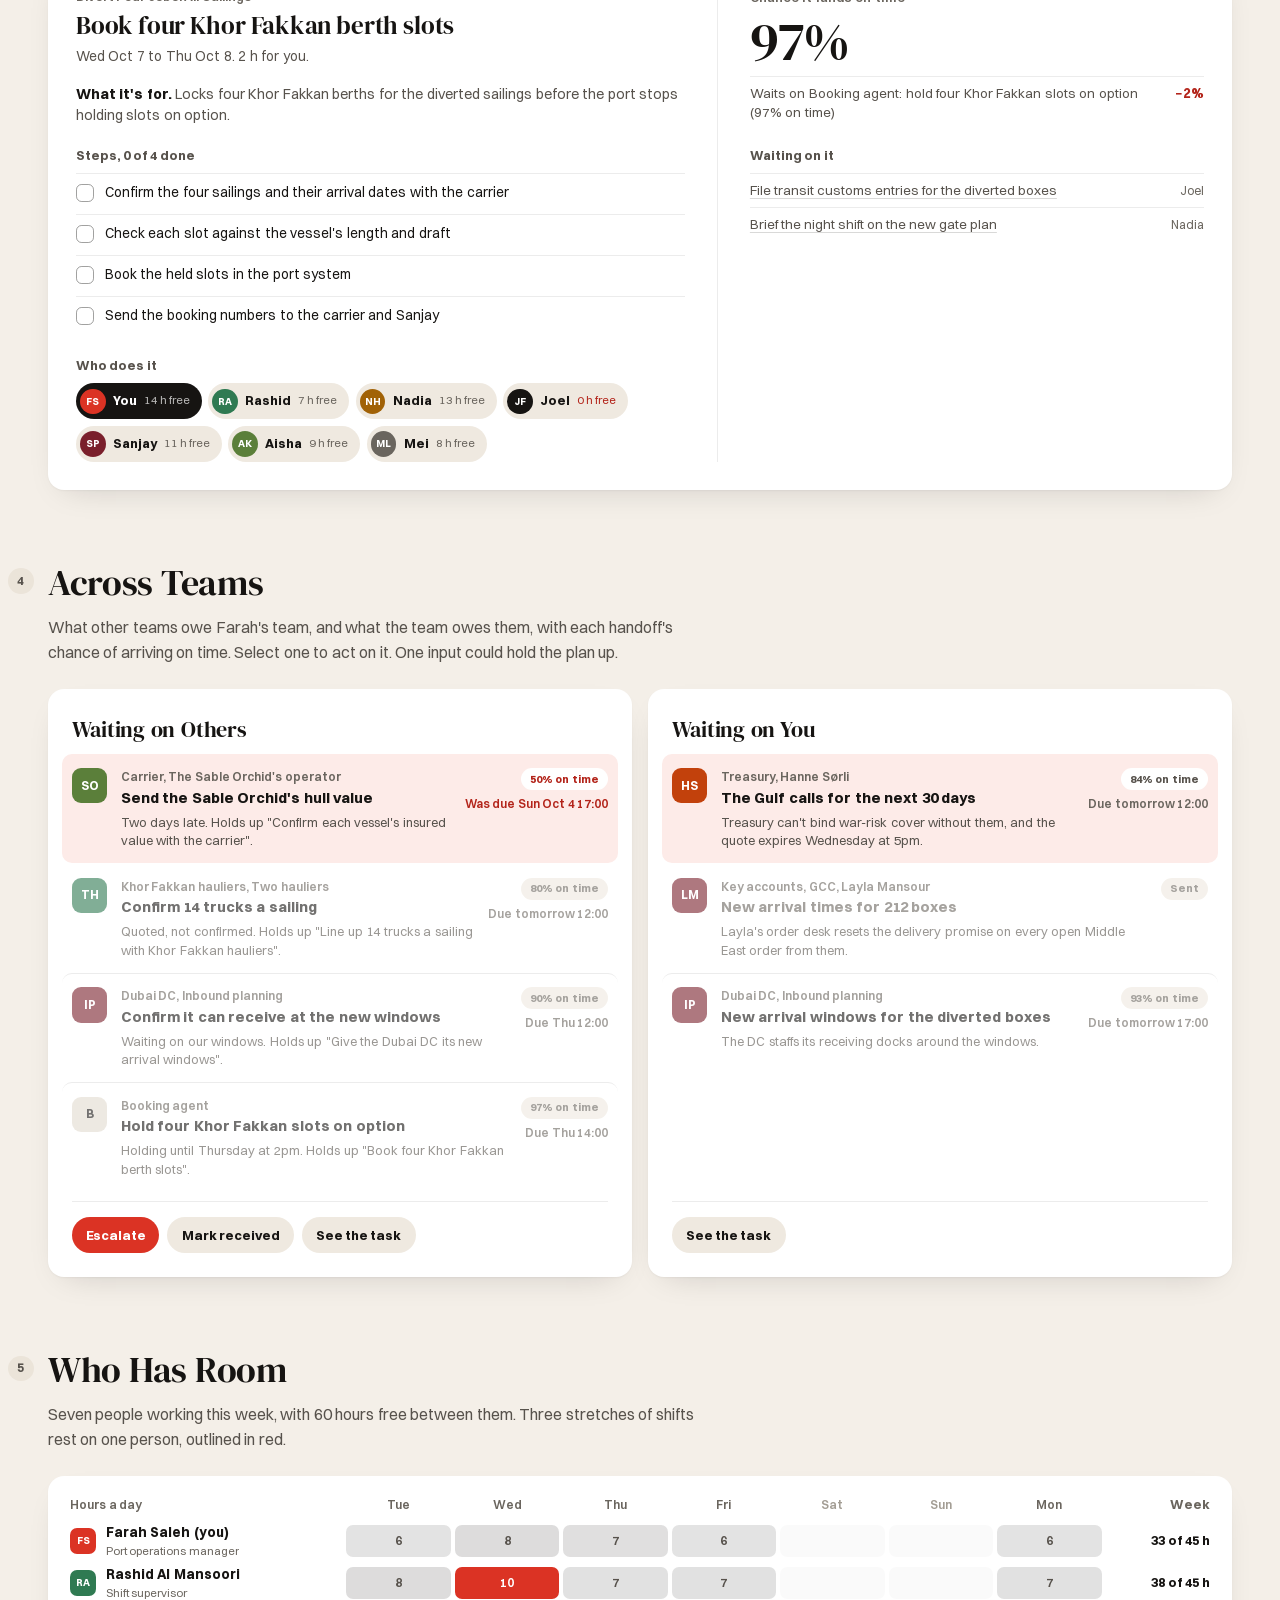
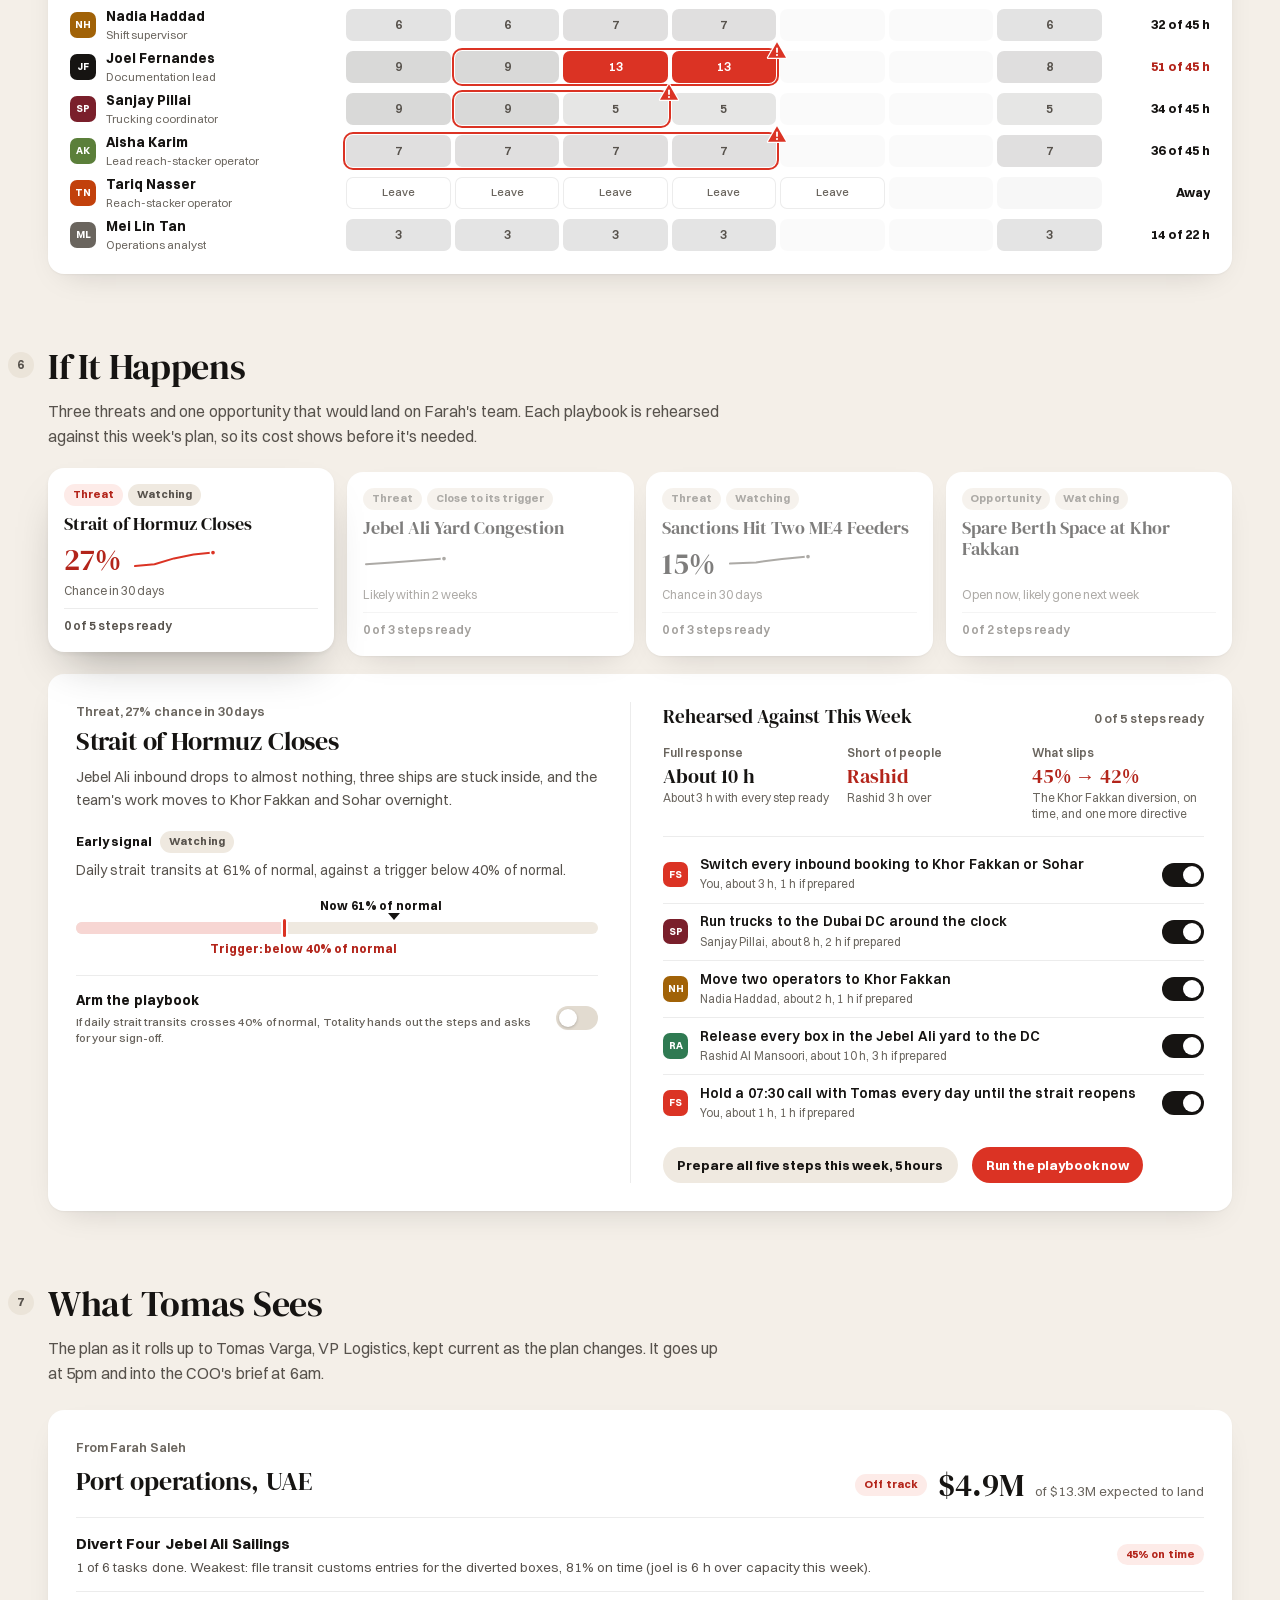
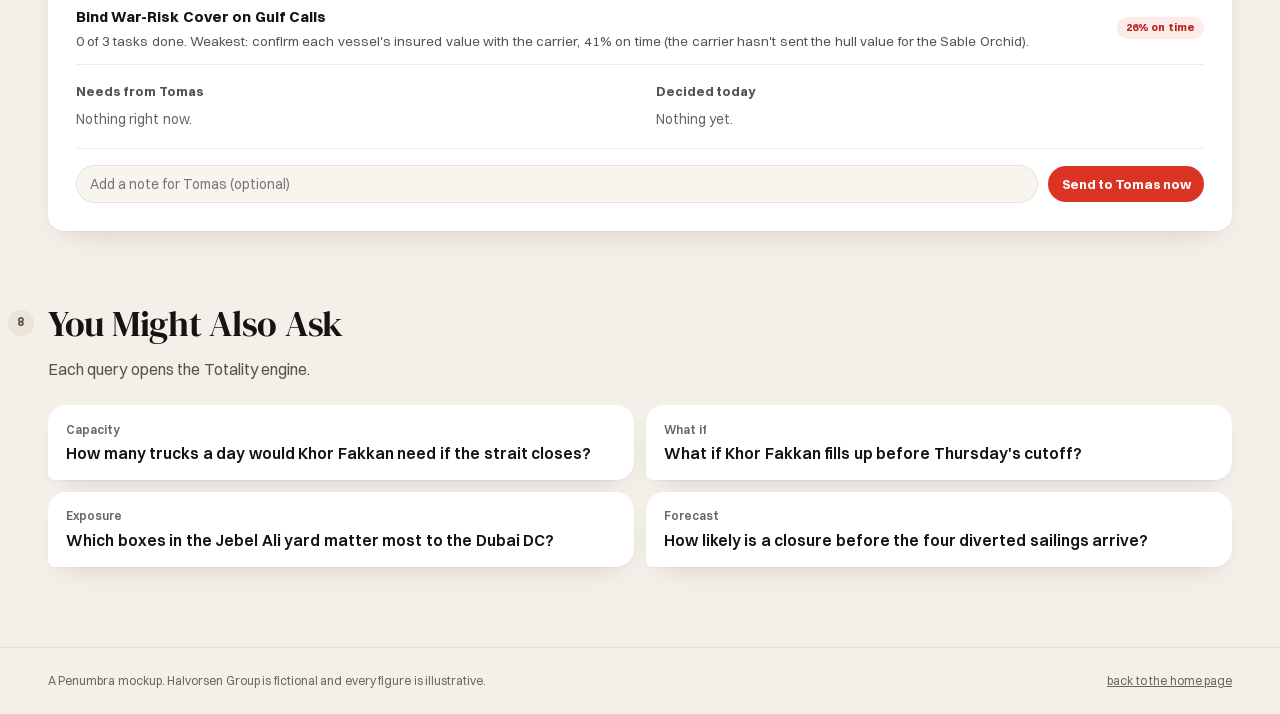
<file: team.html>
<!doctype html>
<html lang="en">
<head>
  <meta charset="utf-8">
  <meta name="viewport" content="width=device-width, initial-scale=1, viewport-fit=cover">
  <title>Workflows · Penumbra</title>
  <meta name="description" content="Penumbra for the managers who carry decisions out: a live plan with the chance each piece lands on time, decisions weighed before they’re committed, the handoffs between teams, playbooks rehearsed against the week, and what leadership sees.">
  <link rel="preload" href="assets/fonts/switzer-800.woff2" as="font" type="font/woff2" crossorigin>
  <link rel="preload" href="assets/fonts/switzer-400.woff2" as="font" type="font/woff2" crossorigin>
  <link rel="stylesheet" href="assets/css/base.css">
  <link rel="stylesheet" href="assets/css/app.css">
  <link rel="preconnect" href="https://fonts.googleapis.com">
  <link rel="preconnect" href="https://fonts.gstatic.com" crossorigin>
  <link rel="stylesheet" href="https://fonts.googleapis.com/css2?family=DM+Serif+Display:ital@0;1&display=swap">
  <link rel="stylesheet" href="assets/css/house.css">
  <link rel="stylesheet" href="assets/css/team.css">
  <script src="assets/js/nav.js"></script>
</head>
<body class="app house team-page">
  <a class="skip" href="#main">Skip to content</a>

  <header class="bar">
    <a class="wordmark" href="index.html" aria-label="Penumbra home">
      <span class="logo" aria-hidden="true"></span>
      Penumbra
    </a>
    <nav class="tabs" aria-label="Product">
      <a href="briefing.html">daily brief</a>
      <a href="memo.html">sample memo</a>
      <a href="team.html" aria-current="page">workflows</a>
      <a href="agents.html">agents</a>
      <a href="ask.html">ask</a>
      <span class="tabs__group">Red Sea demo</span>
      <a href="redsea.html">at a glance</a>
      <a href="redsea-report.html">report</a>
      <a href="redsea-tree.html">tree</a>
    </nav>
    <p class="bar__meta"><b>Halvorsen Group</b><span>Tue Oct 6, 07:10 GST</span></p>
  </header>

  <main id="main" class="page">
    <header class="th">
      <div class="th__words">
        <p class="h-kicker" data-out="kicker"></p>
        <h1 class="th__title" data-out="title"></h1>
        <p class="th__lede" data-out="lede"></p>
      </div>
      <!-- Viewing as: the three managers on a cream track, a white pill sliding to the chosen one -->
      <div class="mgrs" id="mgrs" role="group" aria-label="Viewing as"><span class="mgrs__pill" aria-hidden="true"></span></div>
    </header>

    <div class="tbody" id="tbody">
      <!-- 1. Bottom line: what's expected to land, given how the plan stands -->
      <section class="sec" id="bottom-line" aria-labelledby="bl-title">
        <div class="sec__head">
          <h2 class="sec__title" id="bl-title"><span aria-hidden="true">1</span>Bottom Line</h2>
        </div>
        <div class="bl">
          <div class="bl__top">
            <div class="bl__text">
              <p class="bl__lead" data-out="bl-lead"></p>
              <ol class="kp" id="kp" aria-label="This week’s priorities"></ol>
            </div>
            <div class="bl__side">
              <div class="rides">
                <p class="bl__k" data-out="rides-k"></p>
                <p class="rides__row"><span class="rides__v" data-out="rides-v"></span><span class="rides__of" data-out="rides-of"></span></p>
                <div class="rides__bar" aria-hidden="true"><i data-out="rides-bar"></i></div>
                <p class="rides__what" data-out="rides-what"></p>
                <ul class="ontime" id="ontime" aria-label="Chance each directive is done on time"></ul>
              </div>
              <a class="odds" href="briefing.html#bottom-line">
                <span class="odds__k">Chance the Strait of Hormuz closes for 7 days or more in the next 30 days</span>
                <span class="odds__row"><b class="odds__p">27%</b><span class="pill pill--red">+3% overnight</span></span>
                <span class="odds__n">From this morning’s daily brief</span>
              </a>
            </div>
          </div>
        </div>
        <div class="stats" id="stats"></div>
      </section>

      <!-- 2. Decisions, weighed before they're committed -->
      <section class="sec" id="waiting" aria-labelledby="wait-title">
        <div class="sec__head">
          <h2 class="sec__title" id="wait-title"><span aria-hidden="true">2</span>Waiting for You <b class="count" id="wait-n"></b></h2>
          <p class="sec__note" data-out="wait-note"></p>
        </div>
        <ol class="decs" id="decisions"></ol>
        <div class="dpanel" id="dpanel" aria-live="polite"></div>
      </section>

      <!-- 3. The plan: every task on the week, with what it waits on and its chance of landing on time -->
      <section class="sec" id="plan" aria-labelledby="plan-title">
        <div class="sec__head">
          <h2 class="sec__title" id="plan-title"><span aria-hidden="true">3</span>The Plan</h2>
          <p class="sec__note" data-out="plan-note"></p>
        </div>
        <div class="gantt" id="gantt"></div>
        <div class="task-card" id="task-card" aria-live="polite"></div>
      </section>

      <!-- 4. Across teams: what we wait on, and who waits on us -->
      <section class="sec" id="across" aria-labelledby="x-title">
        <div class="sec__head">
          <h2 class="sec__title" id="x-title"><span aria-hidden="true">4</span>Across Teams</h2>
          <p class="sec__note" data-out="x-note"></p>
        </div>
        <div class="xteams">
          <div class="xcol"><h3 class="sub">Waiting on Others</h3><ul class="xlist" id="x-in"></ul><div class="xact" id="x-in-act"></div></div>
          <div class="xcol"><h3 class="sub">Waiting on You</h3><ul class="xlist" id="x-out"></ul><div class="xact" id="x-out-act"></div></div>
        </div>
      </section>

      <!-- 5. Who has room, day by day -->
      <section class="sec" id="team" aria-labelledby="team-title">
        <div class="sec__head">
          <h2 class="sec__title" id="team-title"><span aria-hidden="true">5</span>Who Has Room</h2>
          <p class="sec__note" data-out="team-note"></p>
        </div>
        <div class="heat" id="heat"></div>
      </section>

      <!-- 6. If it happens: playbooks rehearsed against today's plan -->
      <section class="sec" id="watch" aria-labelledby="watch-title">
        <div class="sec__head">
          <h2 class="sec__title" id="watch-title"><span aria-hidden="true">6</span>If It Happens</h2>
          <p class="sec__note" data-out="watch-note"></p>
        </div>
        <div class="watch" id="watch-list" role="tablist" aria-label="Threats and opportunities"></div>
        <div class="play" id="play" role="tabpanel" aria-live="polite"></div>
      </section>

      <!-- 7. What leadership sees: the plan rolled up -->
      <section class="sec" id="rollup" aria-labelledby="up-title">
        <div class="sec__head">
          <h2 class="sec__title" id="up-title"><span aria-hidden="true">7</span><i class="up-t" data-out="up-title"></i></h2>
          <p class="sec__note" data-out="up-note"></p>
        </div>
        <div class="roll" id="roll"></div>
      </section>

      <!-- 8. Ask -->
      <section class="sec" id="ask" aria-labelledby="ask-title">
        <div class="sec__head">
          <h2 class="sec__title" id="ask-title"><span aria-hidden="true">8</span>You Might Also Ask</h2>
          <p class="sec__note">Each query opens the Totality engine.</p>
        </div>
        <ul class="asks" id="asks"></ul>
      </section>
    </div>
  </main>

  <footer class="app-foot">
    <span>A Penumbra mockup. Halvorsen Group is fictional and every figure is illustrative.</span>
    <a href="index.html">back to the home page</a>
  </footer>

  <script src="assets/js/app.js"></script>
  <script src="assets/js/reveal.js"></script>
  <script src="assets/js/team.js"></script>
</body>
</html>
</file>
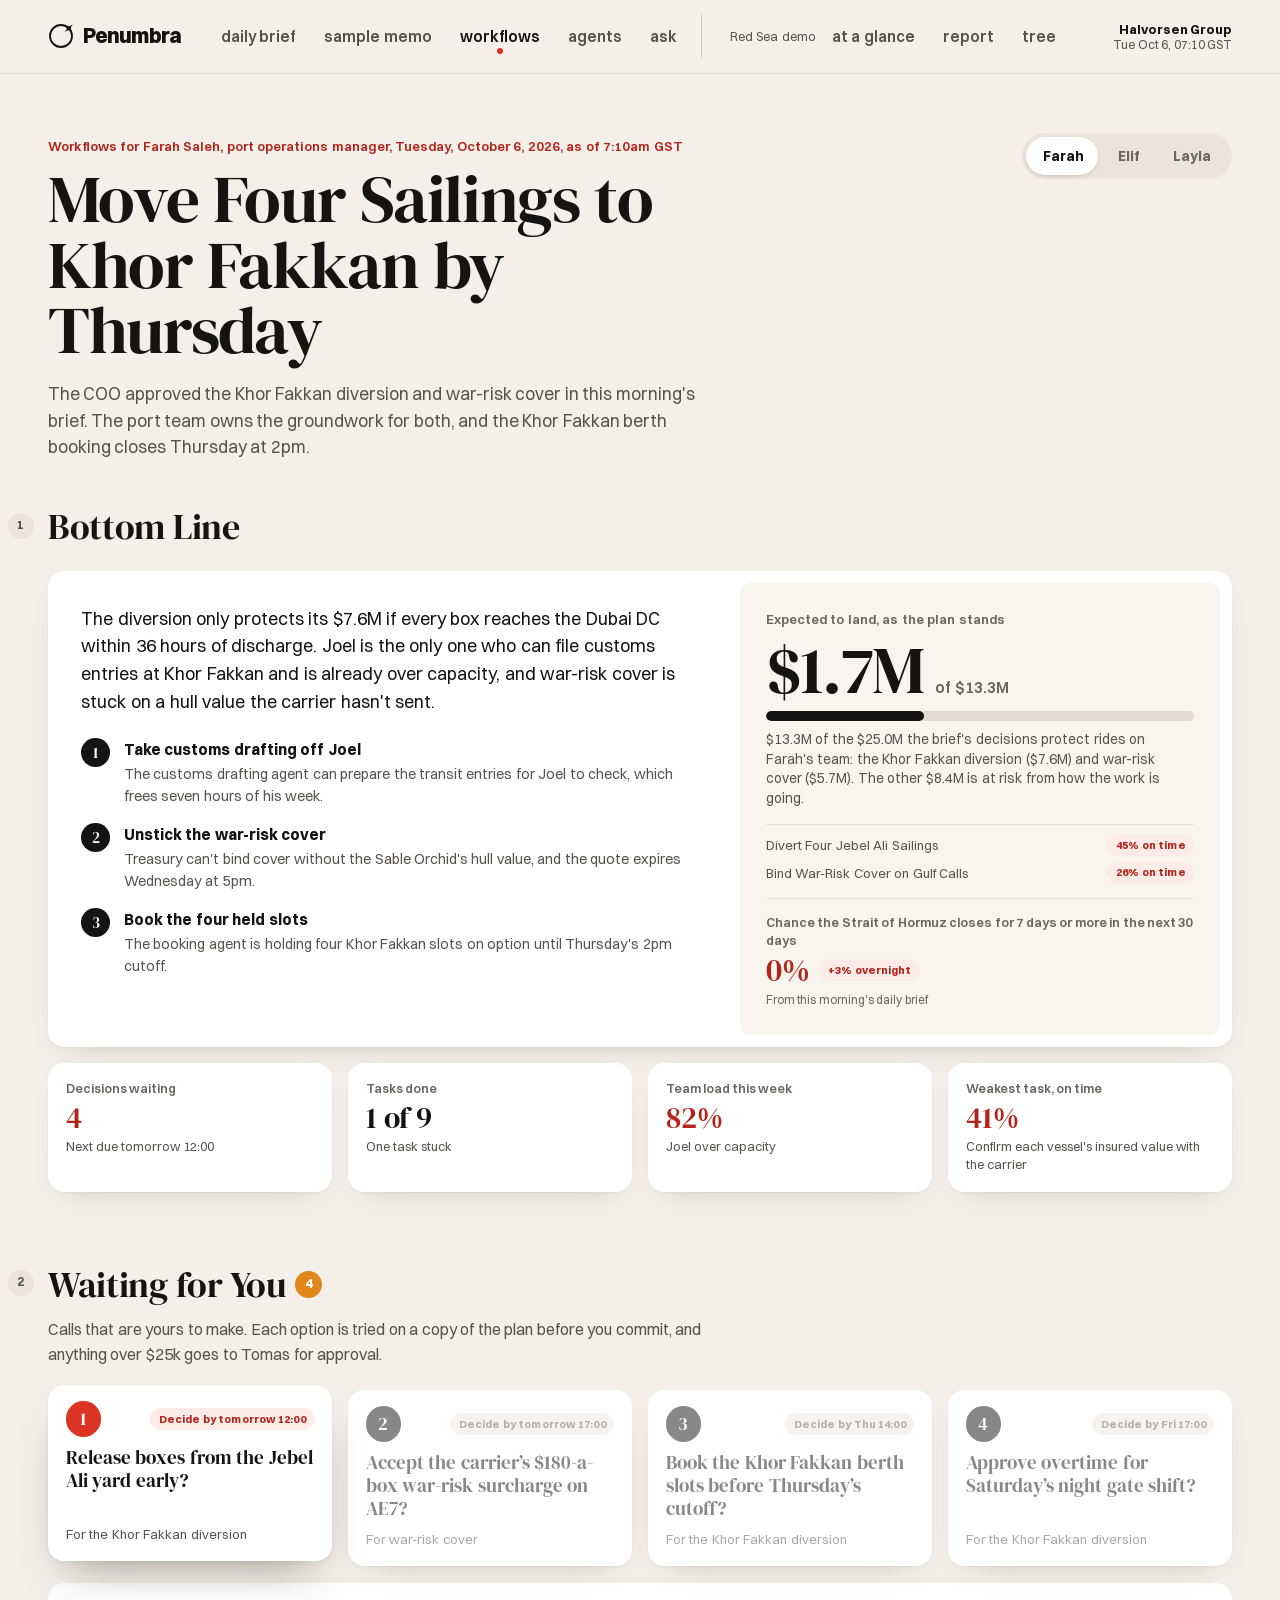
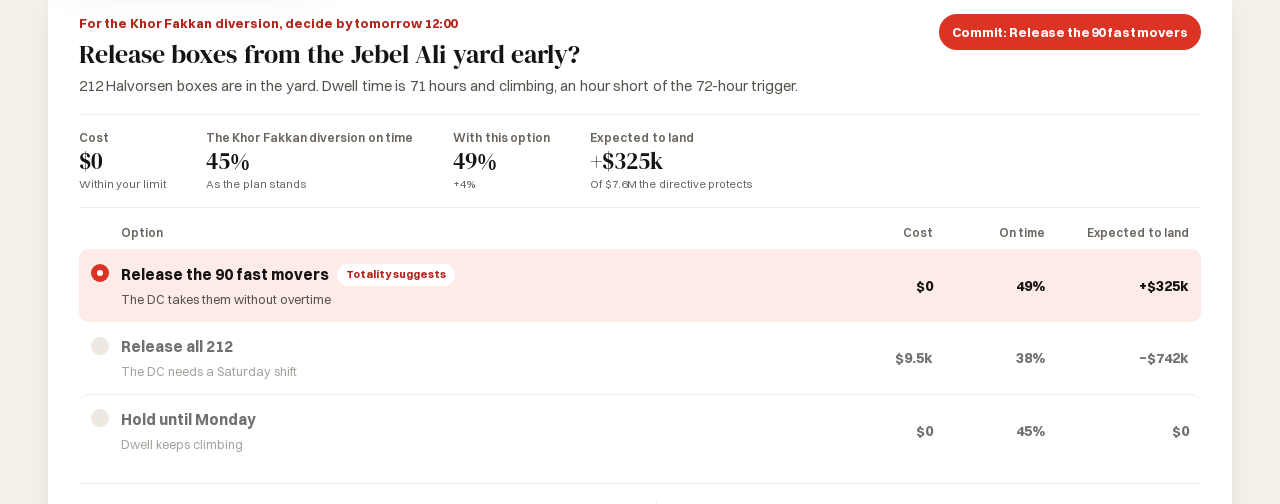
<file: wargame.html>
<!doctype html>
<html lang="en">
<head>
  <meta charset="utf-8">
  <meta name="viewport" content="width=device-width, initial-scale=1">
  <title>Workflows · Penumbra</title>
  <meta http-equiv="refresh" content="0; url=team.html">
  <link rel="canonical" href="team.html">
</head>
<body>
  <p>The wargame is now <a href="team.html">workflows</a>.</p>
</body>
</html>
</file>
<file: assets/css/base.css>
/* Penumbra — shared tokens, type, and components.
   Visual direction follows references/convodesign101-full-page.png (see CLAUDE.md). */

/* Switzer (Fontshare, ITF Free Font License), self-hosted so file:// previews work */
@font-face {
  font-family: "Switzer";
  src: url("../fonts/switzer-400.woff2") format("woff2");
  font-weight: 400;
  font-style: normal;
  font-display: swap;
}
@font-face {
  font-family: "Switzer";
  src: url("../fonts/switzer-500.woff2") format("woff2");
  font-weight: 500;
  font-style: normal;
  font-display: swap;
}
@font-face {
  font-family: "Switzer";
  src: url("../fonts/switzer-600.woff2") format("woff2");
  font-weight: 600;
  font-style: normal;
  font-display: swap;
}
@font-face {
  font-family: "Switzer";
  src: url("../fonts/switzer-700.woff2") format("woff2");
  font-weight: 700;
  font-style: normal;
  font-display: swap;
}
@font-face {
  font-family: "Switzer";
  src: url("../fonts/switzer-800.woff2") format("woff2");
  font-weight: 800;
  font-style: normal;
  font-display: swap;
}

:root {
  /* Palette: Penumbra. Moon-dark ground, moonlight type, one warm accent from the light at an eclipse's edge.
     The old dawn names are kept as aliases so the product pages' rules carry over: --ink is now the moonlight
     everything is written in (and the fill of selected controls), --paper the glass every card sits on. */
  --void: #07080b;       /* page ground */
  --space: #0d0f13;
  --night: #07080b;
  --night-2: #0d0f13;
  --moon: #eceef2;
  --moon-2: #a9aeb9;
  --moon-3: #7f8592;
  --ink: #eceef2;        /* headlines and read copy */
  --ink-2: #a9aeb9;      /* body copy */
  --ink-3: #7f8592;      /* captions */
  --on-ink: #07080b;     /* text on a moonlit (selected) fill */
  --paper: rgba(30, 33, 42, 0.76); /* dark glass over a blur: cards and panels */
  --card: rgba(30, 33, 42, 0.76);
  --card-solid: #181b22; /* where a diagram needs an opaque ground */
  --card-low: rgba(255, 255, 255, 0.04); /* a well inside a card */
  --glass: blur(14px);
  --cream: #1a1d24;
  --mist: #15171d;
  /* the penumbra: pink, rose, red, orange, amber, pale gold. No blues, greens or violets on the page */
  --a-pink: #ff7aaa;
  --a-rose: #ff5478;
  --a-red: #ff4438;
  --a-orange: #ff7a3c;
  --a-amber: #ffaa40;
  --a-gold: #ffd25a;
  --a-yellow: #ffe07a;
  --dawn: var(--a-amber);
  --dawn-deep: var(--a-orange);
  --dawn-pale: rgba(255, 170, 64, 0.14);
  --dawn-rose: var(--a-rose);
  --ember: var(--a-amber);      /* the one accent */
  --ember-deep: var(--a-orange);
  --amber: var(--a-amber);
  --loss: #ff6b81;       /* money at risk: rose-red */
  --loss-tint: rgba(255, 107, 129, 0.14);
  --safe: #ffd56b;       /* money protected: pale gold */
  --safe-tint: rgba(255, 213, 107, 0.14);
  --warn: #ffb35c;
  --warn-tint: rgba(255, 170, 64, 0.14);
  --line: rgba(236, 238, 242, 0.1);
  --line-strong: rgba(236, 238, 242, 0.2);

  /* Type */
  --font: "Switzer", "Helvetica Neue", Arial, sans-serif;
  --mono: "JetBrains Mono", ui-monospace, "SFMono-Regular", Menlo, monospace; /* code only */

  /* Major-third scale (×1.25) from a 16px body */
  --fs-display: clamp(3.052rem, 10.5vw, 9.313rem);
  --fs-h2: clamp(2.441rem, 6.6vw, 5.96rem);
  --fs-h3: clamp(1.563rem, 2.4vw, 1.953rem);
  --fs-prose: clamp(1.25rem, 2.4vw, 1.953rem);
  --fs-lead: 1.25rem;
  --fs-body: 1rem;
  --fs-small: 0.8rem;
  --fs-micro: 0.75rem;

  --focus: var(--a-yellow);

  --radius: 14px;
  --radius-lg: 22px;
  --shadow-card: none; /* a black shadow on a black ground does nothing */
  --gutter: clamp(1rem, 4vw, 3rem);

  /* the logo keeps its own full-spectrum ring, as the user chose; the page around it stays warm */
  --logo-ring: conic-gradient(#3aa8ff 0deg, #a77bff 25deg, #ff4fa8 45deg, #a77bff 75deg, #3aa8ff 125deg,
    #3ef0c6 175deg, #ffd25a 235deg, #ff8a4c 280deg, #ff4fa8 320deg, #a77bff 345deg, #3aa8ff 360deg);
}

*,
*::before,
*::after { box-sizing: border-box; }

html { -webkit-text-size-adjust: 100%; }

body {
  margin: 0;
  font-family: var(--font);
  font-size: var(--fs-body);
  line-height: 1.55;
  word-spacing: 0.03em; /* Switzer's space runs narrow at small sizes */
  color: var(--ink);
  background: var(--void);
  -webkit-font-smoothing: antialiased;
  -moz-osx-font-smoothing: grayscale;
}

img, svg { max-width: 100%; display: block; }
button, input, select { font: inherit; color: inherit; }
a { color: inherit; }

:focus-visible {
  outline: 2px solid var(--focus);
  outline-offset: 3px;
  border-radius: 6px;
}

/* Checkboxes: a soft rounded square that fills with the page's control color and draws a check, instead of the
   browser's own box. --cb-on and --cb-mark can be set per page; the workbench's switches hide theirs (.switch input) */
input[type="checkbox"] {
  -webkit-appearance: none; appearance: none; flex: none;
  display: inline-grid; place-content: center;
  width: 1.15rem; height: 1.15rem; margin: 0;
  border-radius: 0.35rem; border: 1.5px solid color-mix(in srgb, currentColor 40%, transparent);
  background: transparent; cursor: pointer; vertical-align: -0.2em;
  transition: background 0.15s ease, border-color 0.15s ease, box-shadow 0.15s ease;
}
input[type="checkbox"]::before {
  content: ""; width: 0.72rem; height: 0.72rem; background: var(--cb-mark, #0b0c10);
  -webkit-mask: url("data:image/svg+xml,%3Csvg xmlns='http://www.w3.org/2000/svg' viewBox='0 0 12 12'%3E%3Cpath d='M2.2 6.3l2.4 2.4 5.2-5.4' fill='none' stroke='%23000' stroke-width='1.9' stroke-linecap='round' stroke-linejoin='round'/%3E%3C/svg%3E") center / contain no-repeat;
  mask: url("data:image/svg+xml,%3Csvg xmlns='http://www.w3.org/2000/svg' viewBox='0 0 12 12'%3E%3Cpath d='M2.2 6.3l2.4 2.4 5.2-5.4' fill='none' stroke='%23000' stroke-width='1.9' stroke-linecap='round' stroke-linejoin='round'/%3E%3C/svg%3E") center / contain no-repeat;
  transform: scale(0.4); opacity: 0; transition: transform 0.15s ease, opacity 0.15s ease;
}
input[type="checkbox"]:hover { border-color: color-mix(in srgb, currentColor 70%, transparent); }
input[type="checkbox"]:checked { background: var(--cb-on, var(--ctl, var(--a-amber))); border-color: var(--cb-on, var(--ctl, var(--a-amber))); }
input[type="checkbox"]:checked::before { transform: none; opacity: 1; }
input[type="checkbox"]:focus-visible { outline: 2px solid var(--cb-on, var(--ctl, var(--a-amber))); outline-offset: 2px; border-radius: 0.35rem; }
@media (prefers-reduced-motion: reduce) { input[type="checkbox"], input[type="checkbox"]::before { transition: none; } }

.sr-only {
  position: absolute; width: 1px; height: 1px; padding: 0; margin: -1px;
  overflow: hidden; clip: rect(0 0 0 0); white-space: nowrap; border: 0;
}

/* Film grain over flat color, as in the reference */
.grain::after {
  content: "";
  position: fixed;
  inset: 0;
  pointer-events: none;
  z-index: 100;
  opacity: 0.07;
  mix-blend-mode: overlay;
  background-image: url("data:image/svg+xml;utf8,<svg xmlns='http://www.w3.org/2000/svg' width='160' height='160'><filter id='n'><feTurbulence type='fractalNoise' baseFrequency='0.9' numOctaves='2' stitchTiles='stitch'/></filter><rect width='100%' height='100%' filter='url(%23n)'/></svg>");
}

/* ---------- Type ---------- */
.display {
  font-size: var(--fs-display);
  font-weight: 800;
  line-height: 0.86;
  letter-spacing: -0.055em;
  margin: 0;
}
.h2 {
  font-size: var(--fs-h2);
  font-weight: 800;
  line-height: 0.9;
  letter-spacing: -0.05em;
  margin: 0;
}
.h3 {
  font-size: var(--fs-h3);
  font-weight: 800;
  line-height: 1.05;
  letter-spacing: -0.03em;
  margin: 0;
}
.prose {
  font-size: var(--fs-prose);
  font-weight: 700;
  line-height: 1.32;
  letter-spacing: -0.015em;
}
/* Small labels: sentence case, same family, carried by weight rather than caps */
.eyebrow {
  font-size: var(--fs-small);
  letter-spacing: 0;
  font-weight: 600;
  line-height: 1.3;
}
.eyebrow::first-letter { text-transform: uppercase; }
.mono { font-variant-numeric: tabular-nums; } /* data set in the text face with tabular figures */
.num { font-variant-numeric: tabular-nums; }

/* Tone-on-tone watermark titles (reference: "emerging trends") */
.watermark {
  color: var(--tone, var(--moon));
}

/* ---------- Wordmark ---------- */
.wordmark {
  display: inline-flex;
  align-items: center;
  gap: 0.45rem;
  font-weight: 800;
  font-size: 1.3rem;
  letter-spacing: -0.045em;
  text-decoration: none;
}
.wordmark svg { width: 26px; height: 26px; flex: none; }
/* The mark: the logo's ring and spark as white SVG shapes (ring r44 centered in a 128 box, spark at 45°, its two
   long points equal and its sides curving in tangent to the ring's edges so it grows out of the ring), inlined
   as masks so file:// previews load them, filled with the site's own spectrum so it matches the corona. This is
   the small weight, with a longer spark, for the wordmark. The glow sits on the wrapper because a mask
   would clip it. */
.logo { filter: drop-shadow(0 0 5px rgba(167, 123, 255, 0.5)); }
.logo::before {
  content: ""; position: absolute; inset: 0;
  /* the spark burns white at its heart (74.3% 25.7% is where it crosses the ring) and fades back into the ring's color */
  background: radial-gradient(circle at 74.3% 25.7%, #fff 0, #fff 4%, rgba(255, 255, 255, 0.7) 8%, rgba(255, 255, 255, 0) 15%), var(--logo-ring);
  -webkit-mask: url("data:image/svg+xml,%3Csvg xmlns='http://www.w3.org/2000/svg' viewBox='-68 -68 136 136'%3E%3Ccircle r='44' fill='none' stroke='%23fff' stroke-width='7.5'/%3E%3Cpath d='M47.38 -47.38 Q33.26 -35.81 24.31 -41.10 L18.85 -35.57 Q28.11 -30.66 14.85 -14.85 Q30.66 -28.11 35.57 -18.85 L41.10 -24.31 Q35.81 -33.26 47.38 -47.38Z' fill='%23fff'/%3E%3C/svg%3E") center / contain no-repeat;
  mask: url("data:image/svg+xml,%3Csvg xmlns='http://www.w3.org/2000/svg' viewBox='-68 -68 136 136'%3E%3Ccircle r='44' fill='none' stroke='%23fff' stroke-width='7.5'/%3E%3Cpath d='M47.38 -47.38 Q33.26 -35.81 24.31 -41.10 L18.85 -35.57 Q28.11 -30.66 14.85 -14.85 Q30.66 -28.11 35.57 -18.85 L41.10 -24.31 Q35.81 -33.26 47.38 -47.38Z' fill='%23fff'/%3E%3C/svg%3E") center / contain no-repeat;
}
.logo { position: relative; display: block; width: 34px; height: 34px; margin: -3px -2px -3px -4px; flex: none; }
/* the small mark's box is 136 units (room for its longer spark), so its spark crosses the ring at 72.9% 27.1% */
.logo::before { background: radial-gradient(circle at 72.9% 27.1%, #fff 0, #fff 4%, rgba(255, 255, 255, 0.7) 8%, rgba(255, 255, 255, 0) 15%), var(--logo-ring); }
/* the spark white from point to point, laid over the ring (the glow above only whitened its heart, and its two long points
   faded into the ring's pink and violet); a hard white edge where it crossed the ring was disliked */
.logo::after {
  content: ""; position: absolute; inset: 0; background: #fff;
  /* white along the spark's axis, fading out across it, so where its sides meet the ring the ring's color comes back smoothly */
  -webkit-mask: url("data:image/svg+xml,%3Csvg xmlns='http://www.w3.org/2000/svg' viewBox='-68 -68 136 136'%3E%3Cpath d='M47.38 -47.38 Q33.26 -35.81 24.31 -41.10 L18.85 -35.57 Q28.11 -30.66 14.85 -14.85 Q30.66 -28.11 35.57 -18.85 L41.10 -24.31 Q35.81 -33.26 47.38 -47.38Z' fill='%23fff'/%3E%3C/svg%3E") center / contain no-repeat, linear-gradient(135deg, transparent 42%, #000 47.5%, #000 52.5%, transparent 58%);
  -webkit-mask-composite: source-in;
  mask: url("data:image/svg+xml,%3Csvg xmlns='http://www.w3.org/2000/svg' viewBox='-68 -68 136 136'%3E%3Cpath d='M47.38 -47.38 Q33.26 -35.81 24.31 -41.10 L18.85 -35.57 Q28.11 -30.66 14.85 -14.85 Q30.66 -28.11 35.57 -18.85 L41.10 -24.31 Q35.81 -33.26 47.38 -47.38Z' fill='%23fff'/%3E%3C/svg%3E") center / contain no-repeat, linear-gradient(135deg, transparent 42%, #000 47.5%, #000 52.5%, transparent 58%);
  mask-composite: intersect;
}

/* ---------- Inline widgets in prose (reference: "Buttons ↗", "Sliders") ---------- */
.chip {
  display: inline-flex;
  align-items: center;
  gap: 0.35em;
  padding: 0.12em 0.55em;
  border-radius: 999px;
  font-size: 0.72em;
  font-weight: 700;
  vertical-align: 0.12em;
  line-height: 1.5;
  white-space: nowrap;
  text-decoration: none;
  border: 1.5px solid currentColor;
}
.chip--solid {
  background: var(--moon);
  color: var(--on-ink);
  border-color: var(--moon);
}
.chip .dot {
  width: 0.62em;
  height: 0.62em;
  border-radius: 50%;
  background: var(--ember);
}
.chip--toggle .knob {
  width: 1.5em;
  height: 0.9em;
  border-radius: 999px;
  background: var(--ink);
  position: relative;
}
.chip--toggle .knob::after {
  content: "";
  position: absolute;
  right: 0.12em;
  top: 0.12em;
  width: 0.66em;
  height: 0.66em;
  border-radius: 50%;
  background: var(--on-ink);
}

/* ---------- Buttons ---------- */
.btn {
  display: inline-flex;
  align-items: center;
  justify-content: center;
  gap: 0.5rem;
  min-height: 44px;
  padding: 0.6rem 1.15rem;
  border-radius: 999px;
  border: 1.5px solid transparent;
  font-weight: 700;
  font-size: 0.9375rem;
  letter-spacing: -0.01em;
  text-decoration: none;
  cursor: pointer;
  transition: transform 0.15s ease, background-color 0.15s ease, color 0.15s ease, border-color 0.15s ease;
}
.btn:hover { transform: translateY(-1px); }
/* Actions are moonlight; the warm accent is kept for what matters */
.btn--primary { background: var(--moon); color: var(--on-ink); }
.btn--primary:hover { background: #fff; box-shadow: 0 0 22px -6px rgba(255, 255, 255, 0.5); }
.btn--ink { background: var(--moon); color: var(--on-ink); }
.btn--ghost { background: transparent; border-color: currentColor; }
.btn--light { background: var(--moon); color: var(--on-ink); }
.btn--sm { min-height: 36px; padding: 0.35rem 0.85rem; font-size: 0.8125rem; }

/* ---------- Hairline divider (solid: dashes were the dawn site's paper look) ---------- */
.dash {
  border: 0;
  border-top: 1px solid var(--line);
  margin: 0;
}

/* ---------- Note card: dark glass, no pin ---------- */
.note {
  position: relative;
  background: var(--paper);
  -webkit-backdrop-filter: var(--glass); backdrop-filter: var(--glass);
  border-radius: var(--radius);
  padding: 1.25rem 1.25rem 1.35rem;
}

@media (prefers-reduced-motion: reduce) {
  *, *::before, *::after {
    animation-duration: 0.001ms !important;
    transition-duration: 0.001ms !important;
    scroll-behavior: auto !important;
  }
}

/* ---------- Page-to-page slides (see assets/js/nav.js) ---------- */
@media (prefers-reduced-motion: no-preference) {
  @view-transition { navigation: auto; }
  .bar { view-transition-name: bar; }
  html[data-slide] body { overflow-x: clip; }
  html[data-slide="fwd"] body > main, html[data-slide="fwd"] body > footer { animation: page-in-r 0.55s cubic-bezier(0.2, 0.8, 0.2, 1) backwards; }
  html[data-slide="back"] body > main, html[data-slide="back"] body > footer { animation: page-in-l 0.55s cubic-bezier(0.2, 0.8, 0.2, 1) backwards; }
  html:active-view-transition-type(fwd)::view-transition-old(root) { animation: page-out-l 0.42s cubic-bezier(0.4, 0, 0.2, 1) both; }
  html:active-view-transition-type(fwd)::view-transition-new(root) { animation: page-in-r 0.5s cubic-bezier(0.2, 0.8, 0.2, 1) both; }
  html:active-view-transition-type(back)::view-transition-old(root) { animation: page-out-r 0.42s cubic-bezier(0.4, 0, 0.2, 1) both; }
  html:active-view-transition-type(back)::view-transition-new(root) { animation: page-in-l 0.5s cubic-bezier(0.2, 0.8, 0.2, 1) both; }
}
@keyframes page-in-r { from { opacity: 0; transform: translateX(72px); } }
@keyframes page-in-l { from { opacity: 0; transform: translateX(-72px); } }
@keyframes page-out-l { to { opacity: 0; transform: translateX(-72px); } }
@keyframes page-out-r { to { opacity: 0; transform: translateX(72px); } }
</file>
<file: assets/css/app.css>
/* Product pages: shared app chrome, panels, instruments, data display.
   Same vocabulary as the Penumbra landing: moon-dark ground under a quiet starfield (space.js), dark glass
   panels, moonlight type, solid hairlines, and one warm accent kept for the answer. */

body.app { min-height: 100vh; }

.skip {
  position: absolute; left: 1rem; top: -4rem; z-index: 200;
  background: var(--moon); color: var(--on-ink); padding: 0.5rem 0.9rem; border-radius: 8px;
}
.skip:focus { top: 1rem; }

/* ---------- Night: the one ground every product page uses ----------
   Each page has its own small palette, taken from its sky (space.js), rather than one set of hues for the tour:
   --accent  controls, selection, the lit answer, and anything good (money protected, done, healthy)
   --good    a paler accent where good needs to sit beside the accent (protected money, the best plan)
   --alert   money at risk, losses, overload, anything late
   --alert-2 a paler alert for softer warnings (doing, due soon)
   Everything else is moonlight. The defaults below are the workbench's (blue sky); `sky-*` classes on <body> set
   the rest. The older names (--blue, --teal, --rose, --gold, --violet, --ember ...) are aliases the page rules
   use; they're all redefined here, because a var() inside a custom property resolves where it is declared. */
.t-night {
  --accent: #4aa8ff;
  --good: #8fd0ff;
  --alert: #d98ce0;   /* orchid: risk stays in the sky's neighborhood instead of its opposite */
  --alert-2: #e9b8ee;
  --blue: var(--accent);
  --teal: var(--good);
  --rose: var(--alert);
  --gold: var(--alert-2);
  --violet: var(--moon); /* "yours" (your plan, your edits) reads in plain moonlight, not a sixth hue */
  --void: #070a14;       /* deep blue-black, under a nebula haze (space.js) */
  --space: #0b1020;
  --moon-2: #b3bccd;
  --moon-3: #8f9ab0; /* a step lighter than the landing's: labels stay 4.5:1 even where bright haze shows through the glass */
  --ink-2: var(--moon-2);
  --ink-3: var(--moon-3);
  --card: rgba(18, 24, 42, 0.8); /* the haze shows through, softened by the blur; denser than the other skies' cards, since the blue haze is the brightest */
  --card-hover: color-mix(in srgb, var(--card) 90%, var(--moon) 10%); /* a step up for hover; off and unselected cards stay on --card and dim their text, never a white film the haze turns milky */
  --card-on: color-mix(in srgb, var(--card) 80%, var(--accent) 20%); /* selected: the card takes on the page's accent */
  --paper: var(--card);
  --card-solid: #131a2c;
  --card-low: rgba(220, 230, 255, 0.045);
  --cream: #182036;
  --mist: #121a2e;
  --loss: var(--rose);
  --loss-tint: color-mix(in srgb, var(--rose) 15%, transparent);
  --safe: var(--teal);
  --safe-tint: color-mix(in srgb, var(--teal) 14%, transparent);
  --warn: var(--gold);
  --warn-tint: color-mix(in srgb, var(--gold) 14%, transparent);
  --ember: var(--blue);
  --ember-deep: var(--violet);
  --amber: var(--gold);
  --dawn: var(--blue);
  --dawn-deep: var(--violet);
  --dawn-pale: color-mix(in srgb, var(--blue) 14%, transparent);
  --dawn-rose: var(--rose);
  --a-amber: var(--blue);
  --a-orange: var(--violet);
  --a-gold: var(--gold);
  --a-yellow: var(--good);
  --a-pink: var(--violet);
  --a-rose: var(--rose);
  --ctl: var(--blue);
  --ctl-soft: color-mix(in srgb, var(--blue) 30%, transparent);
  --focus: var(--blue);
  --fg: var(--moon);
  --fg-2: var(--moon-2);
  --panel: var(--card);
  --panel-solid: var(--card-solid); /* diagrams that draw pre-blended colors sit on this */
  --panel-line: rgba(220, 230, 255, 0.1);
  --line: rgba(220, 230, 255, 0.1);
  --line-strong: rgba(220, 230, 255, 0.2);
  --tone: var(--moon); /* section titles: solid moonlight, as on the landing */
  color: var(--fg);
  background: var(--void);
}

/* Instruments: code, logs and terminals, set a step darker than the panels */
.instrument {
  --ctl: var(--a-amber);
  --ctl-soft: color-mix(in srgb, var(--blue) 28%, transparent);
  --fg: var(--moon);
  --fg-2: var(--moon-2);
  --panel: #0a0e1a;
  --panel-solid: #0a0e1a;
  --panel-line: rgba(236, 238, 242, 0.08);
  color: var(--fg);
  background: #0a0e1a;
  border: 1px solid rgba(236, 238, 242, 0.08);
  border-radius: var(--radius);
  padding: clamp(1rem, 2vw, 1.4rem);
}

/* ---------- Top bar: the landing nav, not a dashboard toolbar ---------- */
.bar {
  position: sticky;
  top: 0;
  z-index: 40;
  display: grid;
  grid-template-columns: auto 1fr auto;
  align-items: center;
  gap: 0.5rem 2.5rem;
  padding: calc(env(safe-area-inset-top, 0px) + 0.9rem) var(--gutter) 0.9rem;
  -webkit-backdrop-filter: blur(14px);
  backdrop-filter: blur(14px);
}
.t-night .bar { background: rgba(7, 10, 20, 0.72); box-shadow: 0 1px 0 rgba(220, 230, 255, 0.08); }
/* the daily brief's sky is warm (an amber nebula, space.js), so its ground is warm-black and its glass neutral */
.t-night.sky-warm { /* daily brief: amber sky; amber accent, pale gold good, coral alert */
  --accent: #ffa94d; --good: #ffd27a; --alert: #ff6b5e; --alert-2: #ff9a6b;
}
.t-night.sky-warm { --void: #0a0709; --space: #120c0d; --card: rgba(26, 23, 30, 0.7); --card-solid: #1d181d; --cream: #221c22; --mist: #1a1519; }
.t-night.sky-warm .bar { background: rgba(10, 7, 9, 0.74); }
/* workflows: a violet-red nebula over plum-black */
.t-night.sky-plum { /* workflows: violet-red sky; violet accent, lilac good, red-rose alert */
  --accent: #b49bff; --good: #dccfff; --alert: #ff5f7a; --alert-2: #ff9db0;
}
.t-night.sky-plum { --void: #0a060c; --space: #120b14; --card: rgba(26, 22, 32, 0.7); --card-solid: #1c1722; --cream: #221b28; --mist: #19141e; }
.t-night.sky-plum .bar { background: rgba(10, 6, 12, 0.74); }
.t-night.sky-plum .tabs a[aria-current="page"]::after { background: #f04a72; box-shadow: 0 0 8px rgba(240, 74, 114, 0.8); } /* rose, the red in the page's violet-red nebula */
.t-night.sky-green { /* sample memo: green sky; mint accent, pale mint good, honey-gold pastel alert (a neighbor of green,
                         not its opposite). Good is much paler than alert, so the pair separates for color blindness too */
  --accent: #5fdc9a; --good: #bff2d6; --alert: #f2c27e; --alert-2: #f8dcb0;
  --void: #060b0a; --space: #0b1412; --card: rgba(20, 27, 26, 0.7); --card-solid: #16201e; --cream: #1b2624; --mist: #141d1b;
}
.t-night.sky-green .bar { background: rgba(6, 11, 10, 0.74); }
.t-night.sky-violet { /* ask: violet and blue sky; periwinkle accent, pale periwinkle good, pink alert */
  --accent: #9fb2ff; --good: #c8d2ff; --alert: #ff8fa8; --alert-2: #ffb6c6;
}
.bar .wordmark { font-size: 1.3rem; }

.tabs { display: flex; gap: 1.75rem; }
.tabs a {
  position: relative;
  display: inline-flex; align-items: center;
  min-height: 44px;
  font-size: 0.95rem; font-weight: 600;
  text-decoration: none; white-space: nowrap;
  opacity: 0.68;
}
.tabs a:hover { opacity: 1; }
.tabs__group { /* the Red Sea demo's pages, set apart from the main tour by a hairline and a small label */
  display: inline-flex; align-items: center; min-height: 44px; padding-left: 1.75rem;
  border-left: 1px solid var(--line-strong); margin-left: -0.25rem;
  font-size: 0.78rem; color: var(--fg-2); white-space: nowrap;
}
.tabs__group + a { margin-left: -0.75rem; }
.tabs a[aria-current="page"] { opacity: 1; }
.tabs a[aria-current="page"]::after { /* a small point of light under the current page */
  content: ""; position: absolute; left: 50%; bottom: 4px;
  width: 6px; height: 6px; border-radius: 50%; transform: translateX(-50%);
  background: var(--blue); box-shadow: 0 0 8px color-mix(in srgb, var(--blue) 80%, transparent);
}

.bar__meta { margin: 0; display: grid; justify-items: end; line-height: 1.25; font-size: 0.8rem; }
.bar__meta b { font-weight: 700; }
.bar__meta span { color: var(--fg-2); font-size: 0.75rem; }

@media (max-width: 760px) {
  .bar { grid-template-columns: auto 1fr; }
  .tabs { grid-column: 1 / -1; grid-row: 2; gap: 1.25rem; overflow-x: auto; }
  .bar__meta span { display: none; }
}

/* ---------- Page shell ---------- */
.page { padding: 0 var(--gutter) 5rem; max-width: 92rem; margin: 0 auto; }
.page-head {
  display: grid;
  grid-template-columns: minmax(0, 1.3fr) minmax(0, 1fr);
  gap: 1.5rem 3rem;
  align-items: end;
  padding: clamp(2.5rem, 7vh, 5rem) 0 clamp(1.75rem, 4vh, 2.75rem);
}
.page-head__kicker { margin: 0 0 1rem; color: var(--fg-2); }
.page-head h1 { font-size: clamp(2.6rem, 6.4vw, 5.6rem); }
@media (max-width: 900px) {
  .page-head { grid-template-columns: minmax(0, 1fr); }
}

.section { margin-top: clamp(3.5rem, 8vh, 5.5rem); }
.section__head {
  display: grid; grid-template-columns: minmax(0, 1.2fr) minmax(0, 1fr);
  align-items: end; gap: 0.75rem 3rem;
  margin-bottom: 1.75rem;
}
.section__title {
  margin: 0; color: var(--tone, var(--fg));
  font-size: clamp(2.2rem, 4.6vw, 3.9rem); font-weight: 800; letter-spacing: -0.05em; line-height: 0.92;
}
.section__note { margin: 0 0 0.35rem; font-size: 0.92rem; color: var(--fg-2); max-width: 30rem; text-shadow: 0 0 3px var(--void), 0 0 14px var(--void); } /* a dark halo: these notes sit on the sky, and bright haze would wash them to 3:1 */
@media (max-width: 760px) { .section__head { grid-template-columns: minmax(0, 1fr); } }

/* ---------- Panels ---------- */
.panel {
  background: var(--panel);
  -webkit-backdrop-filter: var(--glass); backdrop-filter: var(--glass);
  border-radius: var(--radius);
  padding: clamp(1rem, 2vw, 1.5rem);
}
.panel.instrument { background: #0a0e1a; }

.panel__title { margin: 0 0 0.9rem; font-size: 1.05rem; font-weight: 800; letter-spacing: -0.02em; }
.panel__title .eyebrow { display: block; margin-bottom: 0.3rem; color: var(--fg-2); font-weight: 500; }

/* ---------- Money: at risk in rose-red, protected in pale gold ---------- */
.money { font-weight: 800; letter-spacing: -0.03em; font-variant-numeric: tabular-nums; }
.money--loss { color: var(--loss); }
.money--safe { color: var(--safe); }
.pill {
  display: inline-flex; align-items: center; gap: 0.35rem;
  padding: 0.18rem 0.6rem; border-radius: 999px;
  font-size: 0.72rem; font-weight: 700; white-space: nowrap;
}
.pill--loss { background: var(--loss-tint); color: var(--loss); }
.pill--safe { background: var(--safe-tint); color: var(--safe); }
.pill--warn { background: var(--warn-tint); color: var(--warn); }
.pill--quiet { background: rgba(236, 238, 242, 0.08); color: var(--ink-2); }

/* ---------- Tables ---------- */
.table-wrap { position: relative; overflow-x: auto; margin: 0 -0.25rem; }
.table { width: 100%; border-collapse: collapse; font-size: 0.84rem; }
.table th {
  text-align: left; font-weight: 600; font-size: 0.75rem; color: var(--fg-2);
  padding: 0 0.6rem 0.6rem; white-space: nowrap;
}
.table td { padding: 0.75rem 0.6rem; border-top: 1px solid var(--panel-line); vertical-align: middle; }
.table th::first-letter { text-transform: uppercase; }
.table .r { text-align: right; }
.table .mono { font-size: 0.78rem; }
.table__sub { display: block; font-size: 0.74rem; color: var(--fg-2); margin-top: 0.1rem; }

/* inline loss bar */
.lossbar { display: grid; grid-template-columns: 4.4rem 1fr; align-items: center; gap: 0.6rem; min-width: 9rem; }
.lossbar i { height: 6px; border-radius: 6px; background: var(--loss-tint); position: relative; overflow: hidden; }
.lossbar i::after { content: ""; position: absolute; inset: 0 auto 0 0; width: calc(var(--v) * 100%); background: var(--loss); border-radius: 6px; }
.lossbar b { text-align: right; }

/* ---------- Form controls ---------- */
.field { display: grid; gap: 0.45rem; }
.field__top { display: flex; justify-content: space-between; align-items: baseline; gap: 1rem; font-size: 0.82rem; font-weight: 700; }
.field__val { font-weight: 500; font-size: 0.8rem; font-variant-numeric: tabular-nums; color: var(--fg-2); }
.field__hint { font-size: 0.72rem; color: var(--fg-2); margin: 0; }

input[type="range"] {
  -webkit-appearance: none; appearance: none;
  width: 100%; height: 28px; background: transparent; cursor: pointer; margin: 0;
  --fill: 50%;
}
input[type="range"]::-webkit-slider-runnable-track {
  height: 4px; border-radius: 4px;
  background: linear-gradient(90deg, var(--ctl) var(--fill), rgba(236, 238, 242, 0.14) var(--fill)); /* one color to the knob */
}
input[type="range"]::-moz-range-track { height: 4px; border-radius: 4px; background: rgba(236, 238, 242, 0.14); }
input[type="range"]::-moz-range-progress { height: 4px; border-radius: 4px; background: var(--ctl); }
input[type="range"]::-webkit-slider-thumb {
  -webkit-appearance: none; appearance: none;
  width: 18px; height: 18px; border-radius: 50%; margin-top: -7px;
  background: #fff; border: 0; box-shadow: 0 0 0 4px var(--ctl-soft), 0 2px 6px rgba(0, 0, 0, 0.35);
}
input[type="range"]::-moz-range-thumb {
  width: 18px; height: 18px; border-radius: 50%; background: #fff; border: 0;
  box-shadow: 0 0 0 4px var(--ctl-soft), 0 2px 6px rgba(0, 0, 0, 0.35);
}
input[type="range"]:focus-visible { outline: none; }
input[type="range"]:focus-visible::-webkit-slider-thumb { box-shadow: 0 0 0 4px var(--ctl), 0 2px 6px rgba(0, 0, 0, 0.35); }

.seg { display: grid; grid-auto-flow: column; grid-auto-columns: 1fr; gap: 3px; padding: 3px; border-radius: 12px; background: rgba(255, 255, 255, 0.06); border: 1px solid var(--panel-line); }
.seg label { position: relative; }
.seg input { position: absolute; opacity: 0; inset: 0; margin: 0; cursor: pointer; }
.seg span {
  display: grid; place-items: center; min-height: 40px; padding: 0 0.3rem;
  border-radius: 9px; font-size: 0.74rem; font-weight: 700; text-align: center; line-height: 1.15;
  color: var(--fg-2); transition: background-color 0.15s ease, color 0.15s ease;
}
.seg input:checked + span { background: var(--fg); color: var(--on-ink); }
.seg input:focus-visible + span { outline: 2px solid var(--ctl); outline-offset: 1px; }

/* in place of sliders: a few meaningful values, each with a plain word, and a nudge for anything between (bench.js picker()) */
.pick { display: grid; gap: 0.5rem; }
.pick__seg { display: grid; grid-auto-flow: column; grid-auto-columns: 1fr; gap: 3px; padding: 3px; border-radius: 12px; background: rgba(255, 255, 255, 0.06); }
.pick__seg button {
  display: grid; gap: 0.05rem; place-items: center; min-height: 44px; padding: 0.3rem 0.35rem; border: 0; border-radius: 9px;
  font: inherit; color: var(--fg-2); background: transparent; cursor: pointer; transition: background-color 0.15s ease, color 0.15s ease;
}
.pick__seg b { font-size: 0.86rem; font-weight: 700; font-variant-numeric: tabular-nums; line-height: 1.1; }
.pick__seg small { font-size: 0.68rem; line-height: 1.1; }
.pick__seg button:hover { background: rgba(255, 255, 255, 0.06); color: var(--fg); }
.pick__seg button[aria-pressed="true"] { background: var(--fg); color: var(--on-ink); }
.pick button:focus-visible { outline: 2px solid var(--ctl); outline-offset: 1px; }
.nudge { display: flex; align-items: center; justify-self: center; gap: 0.35rem; }
.nudge button {
  width: 44px; height: 44px; border: 0; border-radius: 50%; background: rgba(255, 255, 255, 0.08); color: var(--fg);
  font: inherit; font-size: 1.1rem; font-weight: 700; line-height: 1; cursor: pointer; transition: background-color 0.15s ease;
  touch-action: manipulation; -webkit-user-select: none; user-select: none; -webkit-touch-callout: none;
}
.nudge button:hover:not(:disabled) { background: rgba(255, 255, 255, 0.16); }
.nudge button:disabled { opacity: 0.35; cursor: default; }
.nudge output { min-width: 4.2rem; text-align: center; font-size: 0.9rem; font-weight: 700; font-variant-numeric: tabular-nums; }

.switch { display: flex; align-items: center; justify-content: space-between; gap: 1rem; min-height: 44px; cursor: pointer; }
.switch__text { font-size: 0.84rem; font-weight: 700; }
.switch__text small { display: block; font-weight: 500; font-size: 0.72rem; color: var(--fg-2); }
.switch input { position: absolute; opacity: 0; width: 1px; height: 1px; }
.switch__ui {
  flex: none; width: 42px; height: 24px; border-radius: 999px; position: relative;
  background: rgba(236, 238, 242, 0.18); transition: background-color 0.15s ease;
}
.switch__ui::after {
  content: ""; position: absolute; top: 3px; left: 3px; width: 18px; height: 18px; border-radius: 50%;
  background: #fff; transition: transform 0.15s ease;
}
.switch input:checked + .switch__ui { background: var(--ctl); }
.switch input:checked + .switch__ui::after { transform: translateX(18px); }
.switch input:focus-visible + .switch__ui { outline: 2px solid var(--ctl); outline-offset: 2px; }
/* the same switch on a lone checkbox (class="tgl"), where there's no label row to wrap it: the user prefers switches
   to checkboxes wherever they fit */
input[type="checkbox"].tgl {
  position: relative; width: 42px; height: 24px; border: 0; border-radius: 999px;
  background: color-mix(in srgb, currentColor 22%, transparent); transition: background-color 0.15s ease;
}
input[type="checkbox"].tgl::before {
  content: ""; position: absolute; top: 3px; left: 3px; width: 18px; height: 18px; border-radius: 50%;
  background: #fff; -webkit-mask: none; mask: none; opacity: 1; transform: none; transition: transform 0.15s ease;
  box-shadow: 0 1px 2px rgba(0, 0, 0, 0.25);
}
input[type="checkbox"].tgl:hover { background: color-mix(in srgb, currentColor 32%, transparent); }
input[type="checkbox"].tgl:checked { background: var(--cb-on, var(--ctl)); }
input[type="checkbox"].tgl:checked::before { transform: translateX(18px); background: var(--tgl-knob, #fff); }
input[type="checkbox"].tgl:focus-visible { border-radius: 999px; }
@media (prefers-reduced-motion: reduce) { input[type="checkbox"].tgl, input[type="checkbox"].tgl::before { transition: none; } }

.num-input {
  width: 100%; min-height: 40px; padding: 0.4rem 0.6rem;
  border-radius: 8px; border: 1px solid var(--panel-line); background: rgba(255, 255, 255, 0.04);
  font-size: 0.875rem; font-variant-numeric: tabular-nums; color: var(--fg);
}
.num-input:focus-visible { outline: none; border-color: color-mix(in srgb, var(--blue) 60%, transparent); box-shadow: 0 0 0 3px color-mix(in srgb, var(--blue) 10%, transparent), 0 0 22px -4px color-mix(in srgb, var(--blue) 45%, transparent); } /* the landing's gold focus glow */
.num-input.is-changed { border-color: color-mix(in srgb, var(--blue) 70%, transparent); background: color-mix(in srgb, var(--blue) 8%, transparent); }

/* ---------- Toast ---------- */
.toast {
  position: fixed; left: 50%; bottom: calc(env(safe-area-inset-bottom, 0px) + 1.25rem); z-index: 90;
  transform: translate(-50%, 140%); transition: transform 0.25s ease;
  background: var(--moon); color: var(--on-ink); border-radius: 12px; padding: 0.75rem 1rem;
  font-size: 0.85rem; font-weight: 600; max-width: calc(100vw - 2rem);
  box-shadow: 0 18px 40px -16px rgba(0, 0, 0, 0.6);
}
.toast.is-on { transform: translate(-50%, 0); }

/* ---------- Footer ---------- */
.app-foot {
  display: flex; flex-wrap: wrap; justify-content: space-between; gap: 0.5rem 2rem;
  padding: 1.5rem var(--gutter) calc(env(safe-area-inset-bottom, 0px) + 1.5rem);
  font-size: var(--fs-micro); color: var(--fg-2);
  border-top: 1px solid var(--panel-line);
}
.app-foot a { color: inherit; }

/* ---------- Sky: a nebula haze and a starfield, fixed canvases drawn by space.js ---------- */
.stars { position: fixed; inset: 0; z-index: 0; width: 100%; height: 100%; pointer-events: none; }
.haze { /* painted at 200px wide; the stretch and the blur make it soft. Taller than the screen so it can slide on scroll */
  position: fixed; left: -5vw; top: -5vh; z-index: 0; width: 110vw; height: 150vh; pointer-events: none;
  filter: blur(16px); opacity: 0; transition: opacity 1.2s ease; will-change: transform;
}
.haze.is-ready { opacity: 1; }
.bar, .page, .app-foot, .ask { position: relative; z-index: 1; }
.bar { position: sticky; z-index: 40; }
</file>
<file: assets/css/agents.css>
/* Agents (agents.html): Penumbra steering a team's agents as click-through views (the markup,
   agents.js, agents-views.js and agents-ui.js), in a style taken from the Looo landing page (references/loo snapshot.jpeg
   and looo closeup.png) without its landing-page set pieces (2026-11-04). A warm off-white ground with the bars in the
   same cream; white cards on a very soft shadow with cream panels inside; DM Serif Display for titles and big figures,
   small gray Switzer for the rest; one tomato red for
   buttons and counts; status in color since 2026-11-12: a problem red, waiting for you yellow, working green; soft pills with no
   ring or dot; the view tabs and the feed's filters as a cream track with a sliding white pill; red buttons glow only on
   hover; who acts' chosen option a lifted white card; the live map light, its tiles with initial avatars, Totality a
   gauge. Built on the earlier agents 2 stylesheet (retokened) plus the layer at the end; history in git. */
body.ag-page {
  --void: #f4efe8;
  --ink: #161412; --ink-2: #57524c; --ink-3: #6a655e;
  --mist: #f8f4ee; --mist-2: #efe9e0; --mist-3: #e2dbd0;
  --line: rgba(22, 20, 18, 0.08); --line-strong: rgba(22, 20, 18, 0.16);
  --accent: #db3324; --accent-ink: #b3241a; --accent-soft: #fdebe8; --accent-glow: #ff8a7f;   /* waits for you, Totality */
  --good: #57524c; --good-ink: #161412; --good-soft: #efe9e0;                                 /* working and protected: neutral */
  --green: #4a9a6a; --green-ink: #2c6e48; --green-soft: #e1f0e6;                              /* working, fixed, all clear, a fall in the odds, a better term */
  --yellow: var(--bad); --yellow-ink: var(--bad-ink); --yellow-soft: var(--bad-soft);         /* waiting for you, in the amber problems had (2026-11-12: problems red, waiting amber, working green) */
  --bad: #e0861a; --bad-ink: #8f5208; --bad-soft: #fcf0dc;                                    /* a problem */
  --off: #a39d94;
  --night: #0b0d12; --night-2: #161a22; --night-3: #1f2430;                                   /* the instrument panel */
  --night-ink: #f3f4f6; --night-ink-2: #aab0bc; --night-ink-3: #808796;
  --shadow: 0 1px 2px rgba(22, 20, 18, 0.04), 0 12px 32px -18px rgba(22, 20, 18, 0.22);
  --shadow-sm: 0 1px 2px rgba(22, 20, 18, 0.08), 0 3px 10px -4px rgba(22, 20, 18, 0.12);
  --shadow-up: 0 2px 4px rgba(22, 20, 18, 0.05), 0 24px 44px -20px rgba(22, 20, 18, 0.38);
  --display: "DM Serif Display", Georgia, "Times New Roman", serif;
  --r: 16px; --r-sm: 10px;
  /* the shared components read these names */
  --moon: var(--ink); --moon-2: var(--ink-2); --moon-3: var(--ink-3); --fg: var(--ink); --fg-2: var(--ink-2);
  --on-ink: #fff; --card: #fff; --card-low: var(--mist); --panel: #fff; --panel-line: var(--line);
  --ctl: var(--ink); --blue: var(--accent); --focus: var(--accent); --glass: none; --tone: var(--ink);
  color: var(--ink); background: var(--void);
}
.ag-page ::selection { background: var(--accent-soft); }

/* ---------- chrome ---------- */
.ag-page .bar { background: rgba(244, 239, 232, 0.92); box-shadow: 0 1px 0 var(--line); } /* the page's own cream, not white */
.ag-page .logo { filter: none; }
.ag-page .logo::before { background: var(--ink); }
.ag-page .logo::after { display: none; } /* the white spark is for the dark pages; here the mark is solid ink */
.ag-page .tabs a { color: var(--ink-2); opacity: 1; }
.ag-page .tabs a:hover, .ag-page .tabs a[aria-current="page"] { color: var(--ink); }
.ag-page .tabs a[aria-current="page"]::after { background: var(--accent); box-shadow: 0 0 8px rgba(234, 88, 12, 0.5); }
.ag-page .app-foot { color: var(--ink-3); border-top: 1px solid var(--line); }
.ag-page .toast { background: var(--ink); color: #fff; box-shadow: var(--shadow); }
.ag-page button:focus-visible, .ag-page [tabindex]:focus-visible { outline: 2px solid var(--accent); outline-offset: 2px; }


/* ---------- the intro: short, so the page starts on your questions ---------- */
.intro { padding: clamp(2rem, 5vh, 3.25rem) 0 clamp(1.25rem, 3vh, 1.75rem); }
.intro__kicker { margin: 0 0 0.6rem; font-size: 0.82rem; font-weight: 600; color: var(--ink-3); }
.intro__title { margin: 0; font-size: clamp(2.4rem, 5vw, 3.8rem); font-weight: 800; letter-spacing: -0.055em; line-height: 0.98; }
.intro__lede { margin: 0.8rem 0 0; max-width: 40rem; font-size: 1rem; line-height: 1.55; color: var(--ink-2); }

/* ---------- the view tabs, held under the bar; a white pill slides to the open one ---------- */
.vtabs {
  position: sticky; top: var(--bar-h, 73px); z-index: 30; display: flex; align-items: center; justify-content: space-between; gap: 1rem;
  margin: clamp(1.5rem, 4vh, 2.25rem) calc(-1 * var(--gutter)) 0; padding: 0.6rem var(--gutter);
  background: rgba(255, 255, 255, 0.88); -webkit-backdrop-filter: blur(12px); backdrop-filter: blur(12px); box-shadow: 0 1px 0 var(--line);
}
.vtabs__track { position: relative; display: inline-flex; gap: 0.15rem; min-width: 0; padding: 4px; border-radius: 999px; background: var(--mist); overflow-x: auto; scrollbar-width: none;
  /* its own layer from the start: Chrome otherwise promotes the scroller on the first hover and the labels shift a hair */
  will-change: transform; }
.vtabs__track::-webkit-scrollbar { display: none; }
.vtabs__thumb {
  position: absolute; left: 0; top: 4px; bottom: 4px; border-radius: 999px; background: #fff; box-shadow: var(--shadow-sm); pointer-events: none;
  transition: transform 0.36s cubic-bezier(0.3, 0.7, 0.2, 1), width 0.36s cubic-bezier(0.3, 0.7, 0.2, 1);
}
.vtab {
  position: relative; z-index: 1; display: inline-flex; align-items: center; gap: 0.45rem; min-height: 40px; padding: 0 1rem; border-radius: 999px;
  font-size: 0.875rem; font-weight: 700; color: var(--ink-2); text-decoration: none; white-space: nowrap; transition: color 0.2s ease;
}
.vtab[hidden] { display: none; }
.vtab:hover, .vtab[aria-current="true"] { color: var(--ink); }
.vtab:focus-visible { outline: 2px solid var(--accent); outline-offset: -2px; }
.vtab__n { display: inline-grid; place-items: center; min-width: 1.3rem; height: 1.3rem; padding: 0 0.35rem; border-radius: 999px; font-size: 0.7rem; font-weight: 800; color: #fff; background: var(--yellow); font-variant-numeric: tabular-nums; }
.vtab__n--bad { color: #fff; background: var(--accent); }
.vtab__n[hidden] { display: none; }
.vtabs__live { margin: 0; flex: none; font-size: 0.82rem; color: var(--ink-2); white-space: nowrap; }

/* ---------- views: one at a time ---------- */
.views { padding: clamp(1.5rem, 4vh, 2.25rem) 0 clamp(3rem, 8vh, 5rem); min-height: 72vh; }
.view[hidden] { display: none; }
.vhead { display: grid; gap: 0.35rem; margin-bottom: 1.25rem; max-width: 46rem; }
.vhead__title { margin: 0; font-size: clamp(1.5rem, 2.4vw, 2rem); font-weight: 800; letter-spacing: -0.04em; line-height: 1.1; }
.vhead__note { margin: 0; font-size: 0.9rem; line-height: 1.5; color: var(--ink-2); }
.vhead__note:empty { display: none; }
.live { display: inline-flex; align-items: center; gap: 0.4rem; padding: 0.1rem 0.55rem 0.1rem 0.45rem; border-radius: 999px; background: var(--good-soft); color: var(--good-ink); font-weight: 700; font-size: 0.8rem; }
.live::before { content: ""; width: 7px; height: 7px; border-radius: 50%; background: var(--good); box-shadow: 0 0 0 0 rgba(16, 185, 129, 0.5); animation: live 2s ease-out infinite; }
@keyframes live { 0% { box-shadow: 0 0 0 0 rgba(16, 185, 129, 0.45); } 100% { box-shadow: 0 0 0 7px rgba(16, 185, 129, 0); } }

/* surfaces: white cards on a soft shadow */
.ov__card, .dk, .feed, .qc, .queue__empty, .done__list, .steer__brief, .steer__out, .roster {
  background: #fff; border-radius: var(--r); box-shadow: var(--shadow);
}

/* buttons and controls: ink, or mist */
.ag-page .btn--primary { background: var(--ink); color: #fff; border: 0; }
.ag-page .btn--primary:hover { background: #262a33; box-shadow: none; }
.ag-page .btn--primary:disabled { background: var(--mist-2); color: var(--ink-3); cursor: default; transform: none; }
.btn-q {
  display: inline-flex; align-items: center; min-height: 36px; padding: 0.35rem 0.9rem; border: 0; border-radius: 999px;
  font: inherit; font-size: 0.8125rem; font-weight: 700; color: var(--ink); background: var(--mist); cursor: pointer; transition: background-color 0.15s ease;
}
.btn-q:hover { background: var(--mist-2); }
.btn-q--sm { min-height: 32px; padding: 0.2rem 0.75rem; font-size: 0.75rem; }

.ag-page .pick__seg, .ag-page .mode__limit, .feed__f { background: var(--mist); border-radius: 12px; padding: 3px; gap: 3px; }
.ag-page .pick__seg button, .ag-page .mode__limit button, .feed__f button { color: var(--ink-2); border-radius: 9px; }
.ag-page .pick__seg button, .ag-page .mode__limit button { transition: color 0.2s ease; }
/* hover only darkens the label, as on the view tabs and the feed filters; the white is kept for the chosen one */
.ag-page .pick__seg button:hover, .ag-page .mode__limit button:hover, .feed__f button:hover { background: transparent; color: var(--ink); }
.ag-page .pick__seg button[aria-pressed="true"], .ag-page .mode__limit button[aria-checked="true"], .feed__f button[aria-pressed="true"] { background: #fff; color: var(--ink); box-shadow: var(--shadow-sm); }
.ag-page .pick__seg button[aria-pressed="true"] small { color: var(--accent-ink); }
.ag-page .nudge button { background: var(--mist); color: var(--ink); }
.ag-page .nudge button:hover:not(:disabled) { background: var(--mist-2); }
.ag-page .nudge output { color: var(--ink); }
.ag-page .nudge button[aria-label="More"] { background: var(--ink); color: #fff; transition: background-color 0.15s ease, box-shadow 0.2s ease; }
.ag-page .nudge button[aria-label="More"]:hover:not(:disabled) { background: #2f2a26; box-shadow: 0 8px 18px -8px rgba(22, 20, 18, 0.6); }
.ag-page .switch__ui { background: var(--mist-3); }
.ag-page .switch__ui::after { background: #fff; box-shadow: 0 1px 3px rgba(0, 0, 0, 0.22); }
.ag-page .switch input:checked + .switch__ui { background: var(--ink); }
.ag-page .switch input:disabled + .switch__ui { opacity: 0.45; }
.ag-page .field__val { color: var(--ink-3); }

/* ---------- overview: the status strip, then what needs attention beside who acts ---------- */
.ov { display: grid; grid-template-columns: minmax(0, 1.35fr) minmax(0, 1fr); gap: 1rem; align-items: start; margin-top: 1rem; }
.ov__card { display: grid; gap: 1rem; align-content: start; padding: 1.35rem 1.4rem; }
.ov__head { display: grid; gap: 0.25rem; }
.ov__title { margin: 0; font-size: 1.1rem; font-weight: 800; letter-spacing: -0.025em; }
.ov__note { margin: 0; font-size: 0.82rem; line-height: 1.45; color: var(--ink-2); }
.mode { gap: 0.9rem; } /* rows don't stretch, so the shut limit takes no space */
.mode__seg { display: grid; grid-template-columns: 1fr 1fr; gap: 0.5rem; }
.mode__seg button {
  display: grid; grid-template-columns: auto minmax(0, 1fr); gap: 0.15rem 0.65rem; align-items: center; text-align: left;
  min-height: 44px; padding: 0.85rem 0.95rem; border: 0; border-radius: var(--r-sm); font: inherit; color: var(--ink);
  background: var(--mist); cursor: pointer; transition: background-color 0.2s ease, color 0.2s ease;
}
.mode__seg button:hover { background: var(--mist-2); }
.mode__seg b { font-size: 0.92rem; font-weight: 800; letter-spacing: -0.01em; }
.mode__seg small { grid-column: 2; font-size: 0.75rem; color: var(--ink-2); transition: color 0.2s ease; }
.mode__dot { width: 18px; height: 18px; border-radius: 50%; background: #fff; box-shadow: inset 0 0 0 2px var(--mist-3); transition: box-shadow 0.2s ease, background-color 0.2s ease; }
.mode__seg button[aria-checked="true"] { background: var(--ink); color: #fff; }
.mode__seg button[aria-checked="true"] small { color: var(--night-ink-2); }
.mode__seg button[aria-checked="true"] .mode__dot { background: var(--ink); box-shadow: inset 0 0 0 5px var(--accent-glow); }
/* the limit drops down: its row grows from nothing and it fades in; shut, it also gives back the panel's gap above it */
.mode__auto { display: grid; grid-template-rows: 0fr; margin-top: -0.9rem; opacity: 0; align-self: start;
  transition: grid-template-rows 0.38s cubic-bezier(0.3, 0.7, 0.2, 1), margin-top 0.38s cubic-bezier(0.3, 0.7, 0.2, 1), opacity 0.28s ease; }
.mode__auto.is-open { grid-template-rows: 1fr; margin-top: 0; opacity: 1; }
.mode__auto-in { display: grid; gap: 0.5rem; min-height: 0; overflow: hidden; }
.mode__label { margin: 0; font-size: 0.82rem; font-weight: 700; }
.mode__limit { display: grid; grid-template-columns: repeat(3, 1fr); }
.mode__limit button { min-height: 40px; border: 0; font: inherit; font-size: 0.88rem; font-weight: 700; font-variant-numeric: tabular-nums; background: transparent; cursor: pointer; }
.mode__rule { margin: 0; font-size: 0.8rem; line-height: 1.45; color: var(--ink-2); }
.mode__now { margin: 0; padding-top: 0.8rem; border-top: 1px solid var(--line); font-size: 0.88rem; font-weight: 700; }

/* ---------- the watchlist: a row of questions, the chosen one in ink ---------- */
.watch { display: grid; gap: 0.75rem; }
.watch__head { display: flex; align-items: center; justify-content: space-between; gap: 1rem; }
.watch__title { margin: 0; font-size: 0.85rem; font-weight: 700; color: var(--ink-3); }
.watch .btn-q { background: var(--ink); color: #fff; }
.watch .btn-q:hover { background: #262a33; }
.watch__list { display: grid; grid-auto-flow: column; grid-auto-columns: minmax(13rem, 1fr); gap: 0.6rem; padding: 2px 2px 14px; margin: -2px -2px -14px; overflow-x: auto; scrollbar-width: thin; }
.wq {
  display: grid; gap: 0.2rem; align-content: start; text-align: left; padding: 0.95rem 1.05rem; border: 0; border-radius: 18px;
  font: inherit; color: var(--ink); background: var(--mist); cursor: pointer; transition: background-color 0.2s ease, color 0.2s ease;
}
.ag-page .watch__list > button.wq:not([aria-selected="true"]):hover { background: var(--mist-2); }
.wq__name { font-size: 0.84rem; font-weight: 700; }
.wq__p { font-size: 2rem; font-weight: 800; letter-spacing: -0.045em; line-height: 1.05; }
.wq__meta { display: flex; flex-wrap: wrap; align-items: center; gap: 0.3rem 0.4rem; margin-top: 0.25rem; }
.wq__n { font-size: 0.72rem; color: var(--ink-3); margin-right: 0.15rem; }
.wq[aria-selected="true"] { color: #fff; }
.wq[aria-selected="true"] .wq__n { color: var(--night-ink-3); }
.wq[aria-selected="true"] .st { background: rgba(255, 255, 255, 0.1); color: var(--night-ink); }
.watch__list > .seg-thumb { border-radius: 18px; background: var(--ink); box-shadow: 0 10px 26px -12px rgba(11, 13, 18, 0.55); }

/* ---------- status: a dot and a word, the same everywhere ---------- */
.st { display: inline-flex; align-items: center; gap: 0.32rem; flex: none; padding: 0.12rem 0.5rem; border-radius: 999px; font-size: 0.66rem; font-weight: 700; white-space: nowrap; }
.st::before { content: ""; width: 6px; height: 6px; border-radius: 50%; background: currentColor; }
.st--ok { background: var(--green-soft); color: var(--green-ink); }
.st--ok::before { background: var(--green); }
.st--wait { background: var(--yellow-soft); color: var(--yellow-ink); }
.st--wait::before { background: var(--yellow); }
.st--bad { background: var(--accent-soft); color: var(--accent-ink); }
.st--bad::before { background: var(--accent); animation: st-blink 1.6s ease-in-out infinite; }
.st--off { background: var(--mist-2); color: var(--ink-3); }
.st--off::before { background: var(--off); }
@keyframes st-blink { 50% { opacity: 0.25; } }

/* ---------- right now: the status strip, one card split five ways ---------- */
.dk { display: grid; grid-template-columns: repeat(5, minmax(0, 1fr)); padding: 0.4rem; }
.dk__i {
  display: grid; gap: 0.2rem; align-content: start; text-align: left; padding: 0.9rem 1rem 1rem; border: 0; border-radius: 16px;
  font: inherit; color: var(--ink); background: transparent; transition: background-color 0.15s ease; position: relative;
}
.dk__i + .dk__i::before { content: ""; position: absolute; left: 0; top: 1rem; bottom: 1rem; width: 1px; background: var(--line); }
button.dk__i { cursor: pointer; }
button.dk__i:hover { background: var(--mist); }
button.dk__i:hover::before, button.dk__i:hover + .dk__i::before { opacity: 0; }
.dk__l { font-size: 0.8rem; font-weight: 600; color: var(--ink-3); }
.dk__v { font-size: clamp(1.7rem, 2.6vw, 2.3rem); font-weight: 800; letter-spacing: -0.045em; line-height: 1.1; }
.dk__s { font-size: 0.76rem; color: var(--ink-3); }
.dk__i.is-bad .dk__s { color: var(--accent-ink); }
.dk__i.is-new { animation: dk-new 1.2s ease; }
@keyframes dk-new { 0% { background: var(--good-soft); } 100% { background: transparent; } }

/* the instrument panel */
.dash__map {
  display: grid; gap: 1rem; padding: clamp(1.1rem, 2vw, 1.6rem); border-radius: 26px; color: var(--night-ink);
  background: radial-gradient(60% 70% at 50% 48%, rgba(255, 122, 61, 0.13), transparent 70%), var(--night);
  box-shadow: 0 30px 60px -30px rgba(11, 13, 18, 0.55);
}
.loop__board { position: relative; display: grid; grid-template-columns: minmax(0, 1fr) clamp(10.5rem, 15vw, 13rem) minmax(0, 1fr); gap: 1rem clamp(1.75rem, 3.5vw, 3.25rem); align-items: center; }
.loop__links { position: absolute; inset: 0; width: 100%; height: 100%; pointer-events: none; overflow: visible; }
.loop__col { position: relative; display: grid; gap: 0.6rem; align-content: center; }
.loop__colhead { margin: 0; font-size: 0.8rem; font-weight: 700; color: var(--night-ink); }
.loop__colhead span { margin-left: 0.35rem; font-weight: 500; color: var(--night-ink-3); }
.loop__agents { display: grid; gap: 0.45rem; }
.loop__empty { margin: 0; font-size: 0.82rem; color: var(--night-ink-3); }
.lag {
  position: relative; display: grid; gap: 0.18rem; text-align: left; padding: 0.6rem 0.75rem; border: 0; border-radius: 14px;
  font: inherit; color: var(--night-ink); background: var(--night-2); cursor: pointer; transition: background-color 0.2s ease, box-shadow 0.2s ease;
}
.lag:hover { background: var(--night-3); }
.lag__top { display: flex; align-items: center; justify-content: space-between; gap: 0.5rem; }
.lag__top b { font-size: 0.84rem; font-weight: 700; line-height: 1.2; }
.lag__line { font-size: 0.74rem; line-height: 1.38; color: var(--night-ink-2); display: -webkit-box; -webkit-line-clamp: 2; -webkit-box-orient: vertical; overflow: hidden; }
.lag__when { font-size: 0.68rem; color: var(--night-ink-3); font-variant-numeric: tabular-nums; }
.lag.is-bad .lag__line { color: #ff8da1; font-weight: 600; }
.lag.is-off > * { opacity: 0.5; }
.lag.is-sel { background: var(--night-3); box-shadow: inset 0 0 0 1.5px rgba(255, 255, 255, 0.85); }
/* status chips glow softly on the dark */
.dash__map .st--ok { background: rgba(16, 185, 129, 0.14); color: #6ee7b7; }
.dash__map .st--ok::before { background: #34d399; }
.dash__map .st--wait { background: rgba(255, 140, 70, 0.15); color: #ffb27a; }
.dash__map .st--wait::before { background: #ff8a4c; }
.dash__map .st--bad { background: rgba(244, 63, 94, 0.16); color: #ff8da1; }
.dash__map .st--bad::before { background: #fb5c78; }
.dash__map .st--off { background: rgba(255, 255, 255, 0.07); color: var(--night-ink-3); }

.lk { fill: none; stroke: rgba(255, 255, 255, 0.12); stroke-width: 1.4; transition: stroke 0.3s ease; }
.lk.is-ok, .lk.is-wait { stroke: rgba(255, 255, 255, 0.2); }
.lk.is-bad { stroke: rgba(251, 92, 120, 0.6); stroke-width: 1.8; }
.lk.is-off { stroke: rgba(255, 255, 255, 0.05); }
/* a link lighting up as information moves along it (agents.js packet()): reports mint, briefs corona orange */
.lk-hot { fill: none; stroke-width: 2.2; stroke-linecap: round; stroke-dasharray: 1 1; }
.lk-hot--in { stroke: #6ee7b7; filter: drop-shadow(0 0 4px rgba(52, 211, 153, 0.8)); }
.lk-hot--out { stroke: #ffa463; filter: drop-shadow(0 0 4px rgba(255, 138, 76, 0.85)); }
.lk-hot.pk--quiet { stroke-width: 1.5; stroke-opacity: 0.5; filter: none; }

/* Totality as an eclipse: a black disc in a warm corona that turns slowly */
.loop__hub { position: relative; z-index: 1; display: block; padding: 0; border: 0; border-radius: 50%; background: none; cursor: pointer; }
.hub { display: block; width: 100%; height: auto; overflow: visible; }
.hub__disc { fill: #030406; }
.hub__corona { transform-box: fill-box; transform-origin: center; animation: corona 24s linear infinite; }
@keyframes corona { to { transform: rotate(360deg); } }
.hub__ring { fill: none; stroke: url(#ag2-corona); stroke-width: 2.5; }
.hub__glow { fill: none; stroke: url(#ag2-corona); stroke-width: 9; opacity: 0.55; transition: opacity 0.3s ease, stroke-width 0.3s ease; }
.loop__hub:hover .hub__glow { opacity: 0.85; }
.loop__hub.is-sel .hub__glow { opacity: 0.95; stroke-width: 13; }
.loop__hub.is-sel .hub__ring { stroke-width: 3.5; }
.loop__hub:focus-visible { outline: 2px solid var(--accent-glow); outline-offset: 6px; }
.hub__halo { fill: rgba(255, 164, 99, 0.3); opacity: 0; transform-box: fill-box; transform-origin: center; }
.hub.is-pulse .hub__halo { animation: hub-think 1.8s ease-out 2; }
@keyframes hub-think { 0% { opacity: 0.9; transform: scale(1); } 100% { opacity: 0; transform: scale(1.34); } }
.hub__p { font-size: 48px; font-weight: 800; letter-spacing: -0.045em; fill: #fff; }
.hub__q { font-size: 12px; fill: var(--night-ink-2); }
.hub__name { font-size: 12px; font-weight: 700; fill: var(--accent-glow); }

/* ---------- the side panel ---------- */
.dash__side { display: grid; gap: 1.15rem; align-content: start; padding: 1.5rem; }
.dash__side .side__head { padding-right: 2.75rem; }

/* ---------- the drawer: an agent's or Totality's panel slides in from the right ---------- */
.drawer { position: fixed; top: var(--bar-h, 73px); right: 0; bottom: 0; z-index: 35; width: min(27rem, 100vw); pointer-events: none; }
.drawer__panel {
  position: absolute; inset: 0; overflow: auto; overscroll-behavior: contain; outline: none; pointer-events: auto; background: #fff;
  box-shadow: -1px 0 0 var(--line), -30px 0 60px -30px rgba(11, 13, 18, 0.3);
  transform: translateX(104%); transition: transform 0.36s cubic-bezier(0.3, 0.7, 0.2, 1), visibility 0s 0.36s; visibility: hidden;
}
.ag-page .drawer__panel:focus-visible { outline: none; } /* focus moves here to carry keyboard users along; it isn't a control */
.drawer.is-open .drawer__panel { transform: none; visibility: visible; transition: transform 0.36s cubic-bezier(0.3, 0.7, 0.2, 1); }
.drawer__scrim { display: none; }
.drawer__x {
  position: sticky; top: 0.9rem; z-index: 2; display: block; width: 36px; height: 36px; margin: 0.9rem 0.9rem -2.25rem auto; padding: 0; border: 0;
  border-radius: 50%; background: var(--mist); cursor: pointer; transition: background-color 0.15s ease;
}
.drawer__x:hover { background: var(--mist-2); }
.drawer__x::before, .drawer__x::after { content: ""; position: absolute; left: 11px; top: 17px; width: 14px; height: 1.75px; border-radius: 2px; background: var(--ink); transform: rotate(45deg); }
.drawer__x::after { transform: rotate(-45deg); }
@media (min-width: 1001px) { /* the page makes room for the drawer rather than hiding under it */
  .page { transition: padding-right 0.36s cubic-bezier(0.3, 0.7, 0.2, 1); }
  body.has-drawer .page { padding-right: calc(27rem + var(--gutter)); }
  .loop__links { transition: opacity 0.15s ease; }
  body.is-shifting .loop__links { opacity: 0; }
}
/* closed, nothing stays marked as selected */
body:not(.has-drawer) .lag.is-sel { background: var(--night-2); box-shadow: none; }
body:not(.has-drawer) .loop__hub.is-sel .hub__glow { opacity: 0.55; stroke-width: 9; }
body:not(.has-drawer) .loop__hub.is-sel .hub__ring { stroke-width: 2.5; }
body:not(.has-drawer) .rt.is-sel { background: transparent; }
.side__head { display: flex; align-items: flex-start; justify-content: space-between; gap: 0.75rem; }
.side__name { margin: 0; font-size: 1.35rem; font-weight: 800; letter-spacing: -0.035em; }
.side__sub { margin: 0.25rem 0 0; font-size: 0.82rem; line-height: 1.5; color: var(--ink-2); }
.side__p { display: flex; align-items: baseline; gap: 0.6rem; margin: -0.3rem 0 0; }
.side__p b { font-size: 2.8rem; font-weight: 800; letter-spacing: -0.05em; line-height: 1; }
.side__p span { font-size: 0.82rem; font-weight: 700; color: var(--good-ink); }
.sp { display: grid; gap: 0.5rem; }
.sp__h { margin: 0; font-size: 0.76rem; font-weight: 700; color: var(--ink-3); }
.sp__big { margin: 0; font-size: 1rem; font-weight: 700; line-height: 1.4; }
.sp__meta { display: flex; flex-wrap: wrap; align-items: center; gap: 0.4rem 0.6rem; margin: 0; font-size: 0.76rem; color: var(--ink-3); }
.sp__none { margin: 0; font-size: 0.86rem; color: var(--ink-3); }
.sp__text { margin: 0; padding: 0.8rem 0.9rem; border-radius: var(--r-sm); background: var(--mist); font-size: 0.85rem; line-height: 1.5; }
.sp__stats { display: grid; grid-template-columns: repeat(2, minmax(0, 1fr)); gap: 0.45rem; margin: 0; }
.sp__stats div { padding: 0.6rem 0.75rem; border-radius: 12px; background: var(--mist); }
.sp__stats dt { font-size: 0.7rem; font-weight: 600; color: var(--ink-3); }
.sp__stats dd { margin: 0.1rem 0 0; font-size: 0.95rem; font-weight: 800; }
.sp__log { list-style: none; margin: 0; padding: 0; display: grid; gap: 0.45rem; max-height: 13rem; overflow: auto; }
.sp__log li { display: grid; grid-template-columns: 2.9rem minmax(0, 1fr); gap: 0.5rem; font-size: 0.8rem; line-height: 1.4; }
.sp__log li > :first-child { color: var(--ink-3); }
.sp__log li.is-prob > :last-child { color: var(--accent-ink); font-weight: 700; }
.sp__log li.is-fix > :last-child { color: var(--green-ink); font-weight: 700; }
.sp__log li.is-none { display: block; color: var(--ink-3); }
.side__wait {
  display: grid; gap: 0.15rem; text-align: left; padding: 0.8rem 0.95rem; border: 0; border-radius: var(--r-sm); font: inherit;
  background: var(--yellow-soft); color: var(--ink); cursor: pointer; transition: background-color 0.15s ease;
}
.side__wait:hover { background: #f8e4c2; }
.side__wait b { font-size: 0.8rem; color: var(--yellow-ink); }
.side__wait span { font-size: 0.85rem; font-weight: 600; }
.side__ctl { display: grid; gap: 0.5rem; padding-top: 0.9rem; border-top: 1px solid var(--line); }
.side__ctl .btn-q { justify-self: start; }
.side__auto .switch__text { display: grid; gap: 0.05rem; font-size: 0.85rem; font-weight: 700; }
.side__auto .switch__text small { font-size: 0.72rem; font-weight: 500; color: var(--ink-2); }
.side__build { margin: 0; padding: 0.9rem 1rem; border-radius: var(--r-sm); background: var(--mist); font-size: 0.86rem; line-height: 1.5; }
.side__also { display: flex; flex-wrap: wrap; gap: 0.35rem; }

.ch svg { width: 100%; height: auto; overflow: visible; font-family: inherit; }
.ch__grid { stroke: var(--line); }
.ch__ax { font-size: 10px; fill: var(--ink-3); font-variant-numeric: tabular-nums; }
.ch__now { font-weight: 700; fill: var(--ink); }
.ch__line { fill: none; stroke: var(--ink); stroke-width: 2.25; stroke-linejoin: round; }
.ch__dot { fill: #fff; stroke: var(--ink); stroke-width: 2; }
.ch__end { fill: var(--accent); stroke: #fff; stroke-width: 2.5; }
.moves, .asks { list-style: none; margin: 0; padding: 0; display: grid; gap: 0.35rem; }
.moves button, .asks button {
  width: 100%; display: grid; text-align: left; padding: 0.6rem 0.75rem; border: 0; border-radius: 12px; font: inherit; color: var(--ink);
  background: var(--mist); cursor: pointer; transition: background-color 0.15s ease;
}
.moves button:hover, .asks button:hover { background: var(--mist-2); }
.moves button { grid-template-columns: 2.7rem minmax(0, 1fr) auto; gap: 0.5rem; align-items: start; font-size: 0.8rem; line-height: 1.4; }
.moves__t { color: var(--ink-3); }
.moves__txt b { margin-right: 0.35rem; }
.moves__none { margin: 0; font-size: 0.82rem; color: var(--ink-3); }
.asks button { gap: 0.4rem; }
.asks__q { font-size: 0.85rem; font-weight: 700; line-height: 1.35; }
.asks__bar { display: block; height: 4px; border-radius: 4px; background: var(--mist-3); overflow: hidden; }
.asks__bar i { display: block; height: 100%; border-radius: 4px; background: var(--ink); }
.asks__m { display: flex; flex-wrap: wrap; align-items: center; justify-content: space-between; gap: 0.3rem 0.6rem; font-size: 0.74rem; color: var(--ink-3); }
.asks__who { display: inline-flex; align-items: center; gap: 0.4rem; font-weight: 700; color: var(--ink-2); }
.imp { display: inline-flex; flex: none; align-self: start; padding: 0.12rem 0.5rem; border-radius: 999px; font-size: 0.7rem; font-weight: 700; white-space: nowrap; background: #fff; color: var(--ink-2); box-shadow: inset 0 0 0 1px var(--line); }
.imp--up { color: var(--accent-ink); background: var(--accent-soft); box-shadow: none; }
.imp--down { color: var(--green-ink); background: var(--green-soft); box-shadow: none; }

/* ---------- the feed and what needs attention ---------- */
.feed { display: grid; gap: 1rem; max-width: 64rem; padding: 1.4rem 1.5rem; }
.feed__head { display: flex; flex-wrap: wrap; align-items: flex-end; justify-content: space-between; gap: 0.5rem 1rem; }
.feed__title { margin: 0; font-size: 1.05rem; font-weight: 800; letter-spacing: -0.025em; }
.feed__f { display: inline-grid; grid-auto-flow: column; }
.feed__f button { min-height: 34px; padding: 0 0.8rem; border: 0; font: inherit; font-size: 0.8rem; font-weight: 700; background: transparent; cursor: pointer; }
.feed__list { list-style: none; margin: 0; padding: 0; display: grid; align-content: start; }
.fd + .fd { border-top: 1px solid var(--line); }
.fd button {
  width: 100%; display: grid; grid-template-columns: 2.9rem minmax(0, 1fr) auto; gap: 0.6rem; align-items: start; text-align: left;
  padding: 0.7rem 0.4rem; border: 0; border-radius: 10px; font: inherit; color: var(--ink); background: transparent; cursor: pointer;
}
.fd button:hover { background: var(--mist); }
.fd__t { font-size: 0.78rem; font-weight: 600; color: var(--ink-3); padding-top: 0.05rem; }
.fd__body { display: grid; gap: 0.15rem; }
.fd__top { display: flex; flex-wrap: wrap; align-items: center; gap: 0.3rem 0.5rem; }
.fd__who { font-size: 0.78rem; font-weight: 800; }
.fd__who--hub { color: var(--ink); } /* Totality in ink like every agent (red read as a problem) */
.fd__kind { font-size: 0.7rem; color: var(--ink-3); }
.fd__text { font-size: 0.86rem; line-height: 1.45; }
.fd.is-prob .fd__kind { color: var(--accent-ink); font-weight: 700; }
.fd.is-fix .fd__kind { color: var(--green-ink); font-weight: 700; }
.fd.is-fresh { animation: fd-in 2.4s ease both; }
@keyframes fd-in { 0% { opacity: 0; transform: translateY(-6px); background: var(--accent-soft); } 15% { opacity: 1; transform: none; } 100% { background: transparent; } }
.fd__none { margin: 0; padding: 0.8rem 0.4rem; font-size: 0.82rem; color: var(--ink-3); }
.attn__list { display: grid; gap: 0.6rem; }
.attn__ok { margin: 0; padding: 0.95rem 1rem; border-radius: var(--r-sm); background: var(--green-soft); color: var(--green-ink); font-size: 0.86rem; font-weight: 700; }
/* a problem sits in a mist well; rose only marks it, so its fix buttons never sit on rose */
.prob { display: grid; gap: 0.4rem; padding: 0.95rem 1rem; border-radius: 16px; background: var(--mist); }
.prob__tag { display: inline-flex; align-items: center; gap: 0.5rem; }
.prob__h { display: flex; flex-wrap: wrap; align-items: baseline; justify-content: space-between; gap: 0.25rem 0.75rem; margin: 0; }
.prob__who { padding: 0; border: 0; background: none; font: inherit; font-size: 0.8rem; font-weight: 800; color: var(--ink); cursor: pointer; text-decoration: underline; text-decoration-color: var(--line-strong); text-underline-offset: 3px; }
.prob__t { font-size: 0.72rem; color: var(--ink-3); }
.prob__title { margin: 0; font-size: 0.96rem; font-weight: 800; line-height: 1.3; letter-spacing: -0.01em; }
.prob__text { margin: 0; font-size: 0.82rem; line-height: 1.5; color: var(--ink-2); }
.prob__also { margin: 0; font-size: 0.76rem; font-weight: 700; color: var(--ink-2); }
.prob__fix { display: flex; flex-wrap: wrap; gap: 0.4rem; margin-top: 0.3rem; }
.prob__fix .btn-q { background: #fff; box-shadow: var(--shadow-sm); }
.prob__fix .btn-q:hover { background: #fff; box-shadow: var(--shadow); }

/* ---------- waiting for you ---------- */
.queue { display: grid; grid-template-columns: repeat(auto-fill, minmax(min(100%, 24rem), 1fr)); gap: 1rem; align-items: start; }
.queue__empty { margin: 0; padding: 1.3rem; color: var(--ink-2); }
.qc { display: grid; gap: 0.8rem; padding: 1.3rem 1.35rem; animation: qc-in 0.4s ease both; }
@keyframes qc-in { from { opacity: 0; transform: translateY(8px); } }
.qc__top { display: flex; flex-wrap: wrap; align-items: center; gap: 0.4rem 0.6rem; margin: 0; }
.qc__kind { padding: 0.15rem 0.6rem; border-radius: 999px; font-size: 0.72rem; font-weight: 700; background: var(--mist); color: var(--ink); }
/* each kind of waiting change in a pill color the page already uses, no two alike: a strategy change red (the big
   calls), a retask amber (Totality changing an agent's task, as its changes in the feed), a draft gray */
.qc--strategy .qc__kind { background: var(--accent-soft); color: var(--accent-ink); }
.qc--retask .qc__kind { background: var(--bad-soft); color: var(--bad-ink); }
.qc__agent { font-size: 0.78rem; color: var(--ink-3); }
.qc__title { margin: 0; font-size: 1.15rem; font-weight: 800; letter-spacing: -0.025em; line-height: 1.25; }
.qc__why { margin: 0; font-size: 0.88rem; line-height: 1.5; color: var(--ink-2); }
.qc__diff { display: grid; grid-template-columns: auto minmax(0, 1fr) minmax(0, 1fr); gap: 0.4rem 0.9rem; margin: 0; padding: 0.8rem 0.95rem; border-radius: var(--r-sm); background: var(--mist); font-size: 0.84rem; }
.qc__diff dt { font-weight: 700; color: var(--ink-2); }
.qc__diff dd { margin: 0; font-weight: 600; }
.qc__diff .qc__h { font-size: 0.72rem; font-weight: 600; color: var(--ink-3); }
.qc__diff .qc__was { font-weight: 400; color: var(--ink-3); }
.qc__foot { display: flex; flex-wrap: wrap; align-items: center; justify-content: space-between; gap: 0.6rem 1rem; padding-top: 0.15rem; }
.qc__cost { margin: 0; font-size: 0.8rem; font-weight: 700; color: var(--good-ink); }
.qc__cost.is-big { color: var(--accent-ink); }
.qc__btns { display: flex; flex-wrap: wrap; gap: 0.4rem; }

.done { margin-top: 1.5rem; }
.done__title { margin: 0 0 0.6rem; font-size: 0.95rem; font-weight: 800; }
.done__list { list-style: none; margin: 0; padding: 0.35rem 1.2rem; display: grid; }
.done__i { display: grid; grid-template-columns: 3.2rem minmax(0, 1fr) auto auto; gap: 0.4rem 1rem; align-items: center; min-height: 52px; padding: 0.35rem 0; font-size: 0.86rem; }
.done__i + .done__i { border-top: 1px solid var(--line); }
.done__t { color: var(--ink-3); font-variant-numeric: tabular-nums; }
.done__how { padding: 0.12rem 0.55rem; border-radius: 999px; font-size: 0.72rem; font-weight: 700; background: var(--good-soft); color: var(--good-ink); }
.done__i.is-auto .done__how { background: var(--mist); color: var(--ink-2); }
.done__i.is-declined .done__how { background: var(--mist); color: var(--ink-3); }
.done__i.is-declined .done__what { color: var(--ink-3); }

/* ---------- steer the negotiation ---------- */
.steer { display: grid; grid-template-columns: minmax(0, 1.05fr) minmax(0, 1fr); gap: 1rem; align-items: start; }
.steer__brief, .steer__out { display: grid; gap: 1.3rem; padding: clamp(1.2rem, 2vw, 1.6rem); }
.steer__top { display: flex; flex-wrap: wrap; align-items: baseline; justify-content: space-between; gap: 0.25rem 1rem; }
.steer__top .panel__title { margin: 0; font-size: 1.1rem; font-weight: 800; letter-spacing: -0.025em; }
.steer__ver { margin: 0; padding: 0.15rem 0.6rem; border-radius: 999px; font-size: 0.75rem; font-weight: 700; background: var(--mist); color: var(--ink-2); }
.steer__fields { display: grid; gap: 1.35rem; }
.must { padding: 0.3rem 0; }
.must + .must { border-top: 1px solid var(--line); }
.must .switch__text { display: grid; gap: 0.1rem; font-size: 0.9rem; font-weight: 700; }
.must .switch__text small { font-size: 0.76rem; font-weight: 500; color: var(--ink-2); }
.steer__foot { display: flex; flex-wrap: wrap; align-items: center; gap: 0.6rem 0.75rem; padding-top: 1rem; border-top: 1px solid var(--line); }
.steer__msg { flex-basis: 100%; margin: 0; font-size: 0.85rem; font-weight: 700; color: var(--good-ink); }
.steer__msg:empty { display: none; }
.kpis { display: grid; grid-template-columns: 1fr 1fr; gap: 0.5rem; }
.kpi { display: grid; gap: 0.15rem; padding: 0.95rem 1.05rem; border-radius: 16px; background: var(--mist); transition: background-color 0.2s ease; }
.kpi__l { margin: 0; font-size: 0.76rem; font-weight: 600; color: var(--ink-3); }
.kpi__v { margin: 0; font-size: clamp(1.55rem, 2.4vw, 2rem); font-weight: 800; letter-spacing: -0.04em; transition: color 0.2s ease; }
.kpi__c { margin: 0; font-size: 0.74rem; color: var(--ink-3); }
.kpi.is-better { background: var(--green-soft); }
.kpi.is-better .kpi__v { color: var(--green-ink); }
.kpi.is-worse { background: var(--accent-soft); }
.kpi.is-worse .kpi__v { color: var(--accent-ink); }
.steer__h { margin: 0; font-size: 0.95rem; font-weight: 800; }
/* the brief's history as a timeline: a rail with a dot per version */
.vers { list-style: none; margin: -0.4rem 0 0; padding: 0; display: grid; }
.ver { position: relative; display: grid; gap: 0.2rem; padding: 0.55rem 0 0.9rem 1.6rem; }
.ver::before { content: ""; position: absolute; left: 5px; top: 0; bottom: 0; width: 2px; background: var(--mist-2); }
.ver:first-child::before { top: 0.9rem; }
.ver:last-child::before { bottom: auto; height: 0.9rem; }
.ver::after { content: ""; position: absolute; left: 0; top: 0.68rem; width: 12px; height: 12px; border-radius: 50%; background: var(--mist-3); box-shadow: 0 0 0 3px #fff; }
/* the version the agent works to green, one waiting for your sign-off amber, as status is across the page */
.ver.is-live::after { background: var(--green); box-shadow: 0 0 0 3px #fff, 0 0 0 6px var(--green-soft); }
.ver.is-pending::after { background: var(--yellow); box-shadow: 0 0 0 3px #fff, 0 0 0 6px var(--yellow-soft); }
.ver:not(.is-live):not(.is-pending) .ver__text, .ver:not(.is-live):not(.is-pending) .ver__why { color: var(--ink-3); }
.ver__h { display: flex; flex-wrap: wrap; align-items: baseline; gap: 0.3rem 0.6rem; margin: 0; font-size: 0.85rem; }
.ver__h .num { color: var(--ink-3); }
.ver__tag { margin-left: auto; padding: 0.1rem 0.5rem; border-radius: 999px; font-size: 0.7rem; font-weight: 700; background: var(--mist); color: var(--ink-3); }
.ver.is-live .ver__tag { background: var(--green-soft); color: var(--green-ink); }
.ver.is-pending .ver__tag { background: var(--yellow-soft); color: var(--yellow-ink); }
.ver__text { margin: 0; font-size: 0.88rem; line-height: 1.45; }
.ver__why { margin: 0; font-size: 0.76rem; color: var(--ink-2); }

/* ---------- every agent: a table ---------- */
.roster { display: grid; padding: 0.5rem 1.2rem; }
.rt { display: grid; grid-template-columns: minmax(11rem, 1.1fr) 9rem minmax(0, 2fr) 9rem 7rem; gap: 1rem; align-items: center; min-height: 58px; padding: 0.4rem 0.5rem; border-radius: 12px; }
.rt + .rt { border-top: 1px solid var(--line); }
.rt--head { min-height: 40px; font-size: 0.74rem; font-weight: 600; color: var(--ink-3); }
.rt.is-sel { background: var(--mist); }
.rt__name { display: grid; gap: 0.05rem; padding: 0; border: 0; background: none; font: inherit; text-align: left; color: var(--ink); cursor: pointer; }
.rt__name b { font-size: 0.9rem; font-weight: 800; }
.rt__name span { font-size: 0.74rem; color: var(--ink-3); }
.rt__name:hover b { text-decoration: underline; text-underline-offset: 3px; }
.rt__latest { font-size: 0.82rem; line-height: 1.4; color: var(--ink-2); display: -webkit-box; -webkit-line-clamp: 2; -webkit-box-orient: vertical; overflow: hidden; }
.rt__today { font-size: 0.8rem; color: var(--ink-2); }
.rt__auto { min-height: 44px; justify-content: flex-end; }
.rt__auto .switch__text { position: absolute; width: 1px; height: 1px; overflow: hidden; clip: rect(0 0 0 0); white-space: nowrap; }
/* "acts on its own" only exists in automatic mode: the table drops its column in manual */
@media (min-width: 1001px) { .roster.is-manual .rt { grid-template-columns: minmax(11rem, 1.1fr) 9rem minmax(0, 2fr) 9rem; } }
.roster.is-manual .rt > :nth-child(5) { display: none; }

/* ---------- a new question ---------- */
.nq { width: min(40rem, calc(100vw - 2rem)); max-height: calc(100vh - 2rem); padding: 0; border: 0; border-radius: 26px; color: var(--ink); background: #fff; box-shadow: 0 40px 90px -24px rgba(11, 13, 18, 0.45); }
.nq::backdrop { background: rgba(11, 13, 18, 0.4); -webkit-backdrop-filter: blur(4px); backdrop-filter: blur(4px); }
.nq[open] { animation: nq-in 0.25s ease; }
@keyframes nq-in { from { opacity: 0; transform: translateY(12px) scale(0.98); } }
.nq__form { display: grid; gap: 1.2rem; padding: clamp(1.2rem, 3vw, 1.75rem); }
.nq__title { margin: 0; font-size: 1.5rem; font-weight: 800; letter-spacing: -0.035em; }
.nq__lede { margin: 0.3rem 0 0; font-size: 0.9rem; line-height: 1.5; color: var(--ink-2); }
.nq__f { display: grid; gap: 0.45rem; }
.nq__l { font-size: 0.85rem; font-weight: 800; }
.nq__l small { margin-left: 0.4rem; font-weight: 700; color: var(--accent-ink); }
.nq__in { min-height: 50px; padding: 0.6rem 0.9rem; border: 0; border-radius: var(--r-sm); font: inherit; font-size: 1rem; color: var(--ink); background: var(--mist); }
.nq__in::placeholder { color: var(--ink-3); }
.nq__in:focus-visible { outline: 2px solid var(--accent); outline-offset: 1px; background: #fff; }
.nq__by { display: grid; grid-auto-flow: column; grid-auto-columns: 1fr; }
.nq__by button { min-height: 40px; border: 0; font: inherit; font-size: 0.85rem; font-weight: 700; background: transparent; cursor: pointer; }
.nq__hint { margin: 0; font-size: 0.8rem; line-height: 1.45; color: var(--ink-2); }
.nq__agents { display: grid; max-height: min(16rem, 34vh); overflow: auto; padding: 0.2rem 0.95rem; border-radius: var(--r-sm); background: var(--mist); }
.nq__group { margin: 0.6rem 0 0.1rem; font-size: 0.72rem; font-weight: 700; color: var(--ink-3); }
.nq__ag { padding: 0.25rem 0; }
.nq__ag + .nq__ag { border-top: 1px solid var(--line); }
.nq__ag .switch__text { display: grid; gap: 0.05rem; }
.nq__name { display: inline-flex; align-items: center; gap: 0.45rem; font-size: 0.86rem; font-weight: 700; }
.nq__sug { padding: 0.05rem 0.45rem; border-radius: 999px; font-size: 0.66rem; font-weight: 700; background: var(--accent-soft); color: var(--accent-ink); }
.nq__sug[hidden] { display: none; }
.nq__ag .switch__text small { font-size: 0.72rem; font-weight: 500; color: var(--ink-3); }
.nq__foot { position: sticky; bottom: 0; display: flex; justify-content: flex-end; gap: 0.5rem; margin: 0 calc(-1 * clamp(1.2rem, 3vw, 1.75rem)) calc(-1 * clamp(1.2rem, 3vw, 1.75rem)); padding: 0.9rem clamp(1.2rem, 3vw, 1.75rem); background: #fff; box-shadow: 0 -1px 0 var(--line); }

/* ---------- the sliding highlight behind a segmented control's chosen option (agents.js slider()) ---------- */
.has-thumb { position: relative; isolation: isolate; }
.has-thumb > :not(.seg-thumb) { position: relative; z-index: 1; }
.seg-thumb {
  position: absolute; left: 0; top: 0; z-index: 0; border-radius: 9px; background: #fff; box-shadow: var(--shadow-sm); pointer-events: none;
  transition: transform 0.34s cubic-bezier(0.3, 0.7, 0.2, 1), width 0.34s cubic-bezier(0.3, 0.7, 0.2, 1), height 0.34s ease, opacity 0.2s ease;
}
/* the highlight carries the fill, so the chosen button itself goes clear */
.ag-page .has-thumb > button[aria-pressed="true"], .ag-page .has-thumb > button[aria-checked="true"], .ag-page .has-thumb > button[aria-selected="true"] { background: transparent; box-shadow: none; }

/* ---------- narrower screens ---------- */
@media (max-width: 1240px) {
  .dk { grid-template-columns: repeat(3, minmax(0, 1fr)); }
  .dk__i:nth-child(3n+1)::before { display: none; }
}
@media (max-width: 1000px) {
  .ov { grid-template-columns: minmax(0, 1fr); }
  .drawer { top: 0; z-index: 60; width: min(30rem, 100vw); }
  .drawer__scrim { display: block; position: fixed; inset: 0; background: rgba(11, 13, 18, 0.38); opacity: 0; pointer-events: none; transition: opacity 0.3s ease; }
  .drawer.is-open .drawer__scrim { opacity: 1; pointer-events: auto; }
  .loop__board { grid-template-columns: minmax(0, 1fr); }
  .loop__links { display: none; }
  .loop__hub { order: -1; width: min(13rem, 60vw); justify-self: center; margin: 0.5rem 0; }
  .loop__agents { grid-template-columns: repeat(auto-fill, minmax(min(100%, 14rem), 1fr)); }
  .steer { grid-template-columns: minmax(0, 1fr); }
  .rt { grid-template-columns: minmax(0, 1fr) auto; gap: 0.3rem 1rem; padding: 0.75rem 0.25rem; }
  .rt--head { display: none; }
  .rt__latest, .rt__today { grid-column: 1 / -1; }
  .rt__st { grid-column: 2; grid-row: 1; }
  .rt__sw { grid-column: 1 / -1; }
  .rt__auto { justify-content: space-between; }
  .rt__auto .switch__text { position: static; width: auto; height: auto; clip: auto; font-size: 0.8rem; }
}
@media (max-width: 640px) {
  .vtabs { gap: 0.5rem; }
  .vtabs__live { display: none; }
  .vtab { padding: 0 0.8rem; }
  .dk { grid-template-columns: repeat(2, minmax(0, 1fr)); }
  .dk__i::before { display: none; }
  .mode__seg { grid-template-columns: minmax(0, 1fr); }
  .watch__list { grid-auto-columns: minmax(11.5rem, 78%); }
  .qc__diff { grid-template-columns: minmax(0, 1fr) minmax(0, 1fr); }
  .qc__diff dt { grid-column: 1 / -1; }
  .qc__diff dt.qc__h { display: none; }
  .fd button { grid-template-columns: 2.6rem minmax(0, 1fr); }
  .fd button .imp { grid-column: 2; justify-self: start; }
  .done__i { grid-template-columns: 3.2rem minmax(0, 1fr); }
  .done__how { grid-column: 2; justify-self: start; }
  .done__i .btn-q { grid-column: 2; justify-self: start; }
}
@media (prefers-reduced-motion: reduce) {
  .hub.is-pulse .hub__halo, .hub__corona, .qc, .fd.is-fresh, .dk__i.is-new, .st--bad::before, .live::before, .nq[open] { animation: none; }
  .lag, .lk, .dk__i, .mode__auto, .seg-thumb, .vtabs__thumb, .drawer__panel, .drawer__scrim, .page { transition: none; }
}

/* =============== the Looo style =============== */

/* type: serif capitals for the page and view titles; the serif in title case for card titles and figures */
.intro__title, .vhead__title { font-family: var(--display); font-weight: 400; letter-spacing: -0.015em; } /* title case, set in the markup */
.intro__title { font-size: clamp(2.6rem, 5.4vw, 4.2rem); line-height: 0.95; text-transform: none; letter-spacing: -0.02em; } /* the page's headline in title case (the user asked for it over capitals and lowercase), as are the view titles */
.vhead__title { font-size: clamp(1.7rem, 2.8vw, 2.3rem); line-height: 1; }
.ov__title, .side__name, .ag-page .panel__title, .done__title, .nq__title { font-family: var(--display); font-weight: 400; letter-spacing: 0; }
.ov__title { font-size: 1.3rem; }
.side__name { font-size: 1.6rem; }
.ag-page .steer__top .panel__title { font-size: 1.3rem; }
.dk__v, .wq__p, .hub__p, .side__p b, .kpi__v { font-family: var(--display); font-weight: 400; letter-spacing: -0.01em; font-variant-numeric: lining-nums tabular-nums; }
.intro__kicker { font-weight: 600; color: var(--accent-ink); }

/* chrome: the top bar in the page's cream; the tab bar too */
.ag-page .bar { background: rgba(244, 239, 232, 0.92); }
.vtabs { background: rgba(244, 239, 232, 0.92); }

/* buttons: red pills to act, white pills for the quieter choice; a red pill glows only under the pointer */
.ag-page .btn--primary { background: var(--accent); box-shadow: none; transition: background-color 0.15s ease, box-shadow 0.2s ease; }
.ag-page .btn--primary:hover { background: #c42a1c; box-shadow: 0 8px 18px -8px rgba(219, 51, 36, 0.7); }
.ag-page .btn--primary:disabled { background: var(--mist-2); color: var(--ink-3); box-shadow: none; }
.ag-page .btn--primary:disabled:hover { background: var(--mist-3); box-shadow: none; }  /* not ready yet: stays gray, a shade deeper on hover */
/* secondary buttons as a soft cream fill with no outline, a shade deeper on hover (the user disliked the thin ring);
   on a cream card they turn white so they still show */
.btn-q { background: var(--mist-2); box-shadow: none; transition: background-color 0.15s ease, box-shadow 0.2s ease, transform 0.2s ease; }
.btn-q:hover { background: var(--mist-3); transform: translateY(-1px); box-shadow: 0 6px 14px -8px rgba(22, 20, 18, 0.35); }  /* lifts as the red buttons do */
.prob .btn-q, .prob__fix .btn-q { background: #fff; box-shadow: none; }
.prob .btn-q:hover, .prob__fix .btn-q:hover { background: #fff; box-shadow: 0 6px 14px -8px rgba(22, 20, 18, 0.35); }
.watch .btn-q { color: #fff; background: var(--accent); box-shadow: none; transition: background-color 0.15s ease, box-shadow 0.2s ease; }
.watch .btn-q:hover { background: #c42a1c; box-shadow: 0 8px 18px -8px rgba(219, 51, 36, 0.7); }

/* the view tabs: one track, a white pill sliding to the open view (the track a shade deeper so it reads on the cream) */
.vtabs__track { background: #ebe4d9; }
/* the feed's filters as a smaller copy of the view tabs: a cream track, a white pill sliding to the chosen one */
.feed__f { gap: 0.15rem; padding: 4px; border-radius: 999px; background: #ebe4d9; }
.feed__f > .seg-thumb { border-radius: 999px; background: #fff; box-shadow: var(--shadow-sm); }
.feed__f button { min-height: 34px; border-radius: 999px; font-weight: 700; color: var(--ink-2); box-shadow: none; transition: color 0.2s ease; }
.feed__f button[aria-pressed="true"], .feed__f.has-thumb > button:hover { color: var(--ink); background: transparent; box-shadow: none; }

/* the questions: white cards; the chosen one lifts, its chance in red, with no outline and nothing sliding */
.wq { background: #fff; box-shadow: var(--shadow); transition: transform 0.25s ease, box-shadow 0.25s ease; }
.ag-page .watch__list > button.wq:not([aria-selected="true"]):hover { background: #fff; transform: translateY(-2px); }
.ag-page .watch__list > .wq[aria-selected="true"] { background: #fff; box-shadow: var(--shadow-up); transform: translateY(-4px); }
.watch__list { padding: 10px 16px 46px; margin: -10px -16px -46px; }  /* room for the lifted card's shadow, which the scroller would otherwise clip */
.watch__list > .seg-thumb { display: none; }
.wq[aria-selected="true"] { color: var(--ink); }
.wq[aria-selected="true"] .wq__p { color: var(--accent); }
.wq[aria-selected="true"] .wq__n { color: var(--ink-3); }
/* the questions not picked fade back a little (their text, not the card, so the white holds); the pointer brings one up */
.watch__list > .wq > * { transition: opacity 0.25s ease; }
.watch__list > .wq:not([aria-selected="true"]) > * { opacity: 0.55; }
.watch__list > .wq:not([aria-selected="true"]):hover > *, .watch__list > .wq:focus-visible > * { opacity: 1; }
/* their pills go gray too, so a faded card carries no color (the pointer brings the color back with the text) */
.watch__list > .wq .st, .lag .st { transition: color 0.25s ease, background-color 0.25s ease; }
.watch__list > .wq:not([aria-selected="true"]):not(:hover):not(:focus-visible) .st, .lag.is-off .st { color: var(--ink-3); background: var(--mist-2); }

/* overview: the figures in serif; the cards white with cream panels; who acts chosen in ink with a red dot */
.dk__v { font-size: clamp(1.9rem, 2.8vw, 2.5rem); }
.prob { background: var(--mist); }
/* who acts: the chosen option is a white card lifted off the cream, its dot red; only the other one answers the pointer */
.mode__seg button { background: var(--mist); transition: background-color 0.2s ease, box-shadow 0.25s ease; }
.mode__seg button:not([aria-checked="true"]):hover { background: var(--mist-2); }
.mode__seg button[aria-checked="true"], .mode__seg button[aria-checked="true"]:hover { color: var(--ink); background: #fff; box-shadow: var(--shadow-up); }
.mode__seg button[aria-checked="true"] small { color: var(--ink-2); }
.mode__seg button[aria-checked="true"] .mode__dot { background: #fff; box-shadow: inset 0 0 0 5px var(--accent); }

/* the live map, light, on a white card: white tiles with initial avatars round a white Totality ringed in red */
.dash__map { color: var(--ink); background: #fff; box-shadow: var(--shadow); }
.loop__colhead { color: var(--ink); }
.loop__colhead span { color: var(--ink-3); }
.lag, body:not(.has-drawer) .lag.is-sel {
  grid-template-columns: 2.1rem minmax(0, 1fr); column-gap: 0.7rem; align-items: start; color: var(--ink); background: var(--mist);
  box-shadow: none; transform: none;
}
.lag::before {
  content: attr(data-ini); grid-row: 1 / span 3; display: grid; place-items: center; width: 2.1rem; height: 2.1rem; border-radius: 9px;
  background: var(--av, var(--ink)); color: #fff; font-size: 0.8rem; font-weight: 700;
}
.lag > * { grid-column: 2; }
.lag { transition: transform 0.2s ease, box-shadow 0.2s ease, background-color 0.2s ease; }
.lag:hover { background: var(--mist-2); }
.lag.is-sel { background: #fff; box-shadow: 0 2px 4px rgba(22, 20, 18, 0.06), 0 16px 30px -14px rgba(22, 20, 18, 0.4); transform: translateY(-2px); }
.lag__line { color: var(--ink-2); }
.lag__when { color: var(--ink-3); }
.lag.is-bad .lag__line { color: var(--accent-ink); }
.lk { stroke: #ddd4c7; }
.lk.is-ok, .lk.is-wait { stroke: #d2c7b8; }
.lk.is-bad { stroke: rgba(219, 51, 36, 0.5); }
.lk.is-off { stroke: #ebe5dc; }
.lk-hot--in { stroke: var(--ink); filter: none; }
.lk-hot--out { stroke: var(--accent); filter: drop-shadow(0 0 3px rgba(219, 51, 36, 0.45)); }
.hub__disc { fill: #fff; }
/* with no name in it, the disc is a gauge: a pale track with a red arc as long as the chance, a larger figure and the question */
.hub__ring { stroke: var(--mist-3); stroke-width: 5; }
.hub__arc { fill: none; stroke: var(--accent); stroke-width: 5; stroke-linecap: round; stroke-dasharray: 0 100; transition: stroke-dasharray 0.9s cubic-bezier(0.3, 0.7, 0.2, 1), stroke-width 0.3s ease; }
.hub__p { fill: var(--ink); font-size: 60px; }
.hub__q { fill: var(--ink-2); }
.hub__name { fill: var(--accent); }
.loop__hub:focus-visible { outline-color: var(--accent); }

/* status as a soft pill: a pale wash of its color, with no ring round it, no dot and nothing blinking (plain colored
   text read as bland) */
.st, .dash__map .st, .wq .st, .wq[aria-selected="true"] .st {
  --st: var(--ink-3); --st-ink: var(--ink-2); --st-wash: var(--mist-2);
  gap: 0; padding: 0.16rem 0.55rem; border-radius: 999px; font-size: 0.68rem; font-weight: 700; letter-spacing: 0.005em;
  color: var(--st-ink); background: var(--st-wash);
  box-shadow: none;
}
.st::before { display: none; }
.st--ok, .dash__map .st--ok, .wq .st--ok { --st: var(--green); --st-ink: var(--green-ink); --st-wash: var(--green-soft); }
.st--wait, .dash__map .st--wait, .wq .st--wait, .wq[aria-selected="true"] .st--wait { --st: var(--yellow); --st-ink: var(--yellow-ink); --st-wash: var(--yellow-soft); }
.st--bad, .dash__map .st--bad, .wq .st--bad, .wq[aria-selected="true"] .st--bad { --st: var(--accent); --st-ink: var(--accent-ink); --st-wash: var(--accent-soft); }
.st--all, .dash__map .st--all, .wq .st--all { --st: var(--green); --st-ink: var(--green-ink); --st-wash: var(--green-soft); }
.st--off, .dash__map .st--off, .wq .st--off { --st: var(--off); --st-ink: var(--ink-3); --st-wash: var(--mist-2); font-weight: 600; }
.wq__meta { gap: 0.4rem 0.45rem; }
.live { padding: 0; background: none; box-shadow: none; color: var(--accent-ink); font-weight: 700; }
.live::before { display: none; }

/* Totality: a clean red ring, with no glow round it and no pulse when a report lands */
.hub__glow, .hub__halo { display: none; }
.loop__hub.is-sel .hub__ring, .loop__hub.is-sel .hub__arc { stroke-width: 7; }
body:not(.has-drawer) .loop__hub.is-sel .hub__ring, body:not(.has-drawer) .loop__hub.is-sel .hub__arc { stroke-width: 5; }
.loop__hub:hover .hub__arc { stroke: var(--accent-ink); }
@media (prefers-reduced-motion: reduce) { .hub__arc { transition: none; } }

@media (prefers-reduced-motion: reduce) { .wq, .lag { transition: none; } }

/* the tabs centered, with the chosen question on their left once the cards have scrolled away: the space stays empty
   until then, and the question fades and rises into it (and back out when the cards return) */
.vtabs { display: grid; grid-template-columns: minmax(0, 1fr) auto minmax(0, 1fr); }
.vtabs__live { justify-self: end; }
.vq {
  justify-self: start; display: flex; align-items: center; gap: 0.55rem; min-width: 0; margin: 0; white-space: nowrap;
  opacity: 0; transform: translateY(6px); pointer-events: none;
  transition: opacity 0.3s ease, transform 0.36s cubic-bezier(0.3, 0.7, 0.2, 1);
}
.vq.is-on { opacity: 1; transform: none; }
.vq__k { flex: none; font-size: 0.82rem; font-weight: 600; color: var(--ink-3); }
.vq__name {
  min-width: 0; min-height: 40px; overflow: hidden; text-overflow: ellipsis; padding: 0 0.95rem; border: 0; border-radius: 999px; background: #fff;
  box-shadow: var(--shadow-sm); font: inherit; font-size: 0.875rem; font-weight: 700; color: var(--ink); white-space: nowrap; cursor: pointer;
  transition: box-shadow 0.2s ease, transform 0.2s ease;
}
.vq.is-on { pointer-events: auto; }
.vq__name:hover { box-shadow: var(--shadow); transform: translateY(-1px); }
.vq__name:focus-visible { outline: 2px solid var(--accent); outline-offset: 2px; }
/* where the bar has no room to center (a narrow window, or the side panel open), the tabs sit left and the question's
   pill alone opens a space before them: the tabs slide right to make room, then the pill fades in; leaving, it fades
   and then the tabs slide back. --vq-w is the pill's own width, measured in agents-ui.js */
.vtabs { --vq-ease: cubic-bezier(0.3, 0.7, 0.2, 1); }
@media (max-width: 1000px) {
  .vtabs { grid-template-columns: auto minmax(0, 1fr) auto; gap: 0; }
  .vq { max-width: 0; margin-right: 0; padding-block: 6px; margin-block: -6px; overflow: hidden; transition: max-width 0.42s var(--vq-ease) 0.1s, margin-right 0.42s var(--vq-ease) 0.1s, opacity 0.18s ease, transform 0.3s var(--vq-ease); }
  .vq.is-on { max-width: var(--vq-w, 11rem); margin-right: 0.6rem; transition: max-width 0.42s var(--vq-ease), margin-right 0.42s var(--vq-ease), opacity 0.25s ease 0.2s, transform 0.3s var(--vq-ease) 0.2s; }
  .vq__name { flex: none; max-width: 11rem; }
  .vq__k { display: none; }
  .vtabs__track { justify-self: start; max-width: 100%; }
  .vtabs__live { margin-left: 0.75rem; }
}
@media (min-width: 1001px) {
  body.has-drawer .vtabs { grid-template-columns: auto minmax(0, 1fr) auto; gap: 0; }
  body.has-drawer .vq { max-width: 0; margin-right: 0; padding-block: 6px; margin-block: -6px; overflow: hidden; transition: max-width 0.42s var(--vq-ease) 0.1s, margin-right 0.42s var(--vq-ease) 0.1s, opacity 0.18s ease, transform 0.3s var(--vq-ease); }
  body.has-drawer .vq.is-on { max-width: var(--vq-w, 11rem); margin-right: 0.6rem; transition: max-width 0.42s var(--vq-ease), margin-right 0.42s var(--vq-ease), opacity 0.25s ease 0.2s, transform 0.3s var(--vq-ease) 0.2s; }
  body.has-drawer .vq__name { flex: none; max-width: 11rem; }
  body.has-drawer .vq__k { display: none; }
  body.has-drawer .vtabs__track { justify-self: start; max-width: 100%; }
  body.has-drawer .vtabs__live { margin-left: 0.75rem; }
}
@media (prefers-reduced-motion: reduce) { .vq, .vq.is-on, body.has-drawer .vq, body.has-drawer .vq.is-on { transition: none; } .btn-q:hover { transform: none; } }

/* the activity feed's kinds as soft pills in the page's colors, no two alike: a report gray, a problem red, a fix
   green, a change by Totality amber */
.fd__kind { padding: 0.12rem 0.5rem; border-radius: 999px; font-size: 0.68rem; font-weight: 700; color: var(--ink-2); background: var(--mist-2); }
.fd.is-prob .fd__kind { color: var(--accent-ink); background: var(--accent-soft); }
.fd.is-fix .fd__kind { color: var(--green-ink); background: var(--green-soft); }
.fd.is-change .fd__kind { color: var(--bad-ink); background: var(--bad-soft); }
.fd button:hover .fd__kind { background: #fff; }
.fd.is-prob button:hover .fd__kind { background: var(--accent-soft); }
.fd.is-change button:hover .fd__kind { background: var(--bad-soft); }
.fd.is-fix button:hover .fd__kind { background: var(--green-soft); }

/* scrollbars in the panels: thin, rounded and clear of the rounded corners (as house.css), faded in while scrolling by nav.js) */
@property --sb { syntax: "<color>"; inherits: true; initial-value: rgba(22, 20, 18, 0); }
.ag-page ::-webkit-scrollbar { width: 10px; height: 10px; }
.ag-page ::-webkit-scrollbar-track { background: transparent; margin: 14px; }
.ag-page ::-webkit-scrollbar-thumb { border: 3px solid transparent; border-radius: 999px; background: var(--sb) padding-box; }
.ag-page ::-webkit-scrollbar-corner { background: transparent; }
@supports not selector(::-webkit-scrollbar) {
  .ag-page * { scrollbar-width: thin; scrollbar-color: var(--sb) transparent; }
}
</file>
<file: assets/css/house.css>
/* The house style (2026-11-05): the agents page's look, drawn out so any page can start from it. A page opts in with
   `body class="app house"`, loads DM Serif Display from Google Fonts and this file after app.css, then adds its own
   layout on top. The agents page (agents.css, body.ag-page) is the reference and keeps its own full copy.
   - ground: warm off-white #f4efe8, the top bar in the same cream, white cards on a very soft shadow, cream panels inside
   - type: DM Serif Display for headlines, section and card titles and big figures (title case, no period); small gray
     Switzer for everything else
   - color: one tomato red for actions, counts, money at risk and what waits for you; amber for a problem; working,
     protected and done are neutral ink (warm only: no gold or blue; green only in .pill--green, below)
   - status and kinds as soft pills: a pale wash of the color, no ring, dot or blinking
   - red buttons glow only on hover; secondary buttons a cream fill that deepens and lifts, no outline
   - a lit or chosen card lifts on a deeper shadow; never an outline ring
   - segmented controls a cream track with a white pill; hover only darkens the label */
body.house {
  --void: #f4efe8;
  --ink: #161412; --ink-2: #57524c; --ink-3: #6a655e;
  --mist: #f8f4ee; --mist-2: #efe9e0; --mist-3: #e2dbd0; --track: #ebe4d9;
  --line: rgba(22, 20, 18, 0.08); --line-strong: rgba(22, 20, 18, 0.16);
  --accent: #db3324; --accent-ink: #b3241a; --accent-soft: #fdebe8; --accent-hover: #c42a1c;
  --bad: #e0861a; --bad-ink: #8f5208; --bad-soft: #fcf0dc;
  --green: #4a9a6a; --green-ink: #2c6e48; --green-soft: #e1f0e6; /* green where it carries meaning; see .pill--green */
  --off: #a39d94;
  --shadow: 0 1px 2px rgba(22, 20, 18, 0.04), 0 12px 32px -18px rgba(22, 20, 18, 0.22);
  --shadow-sm: 0 1px 2px rgba(22, 20, 18, 0.08), 0 3px 10px -4px rgba(22, 20, 18, 0.12);
  --shadow-up: 0 2px 4px rgba(22, 20, 18, 0.05), 0 24px 44px -20px rgba(22, 20, 18, 0.38);
  --display: "DM Serif Display", Georgia, "Times New Roman", serif;
  --r: 16px; --r-sm: 10px;
  /* the shared components read these names */
  --moon: var(--ink); --moon-2: var(--ink-2); --moon-3: var(--ink-3); --fg: var(--ink); --fg-2: var(--ink-2);
  --on-ink: #fff; --card: #fff; --card-hover: #fff; --card-low: var(--mist); --panel: #fff; --panel-line: var(--line);
  --loss: var(--accent-ink); --safe: var(--ink); --good: var(--ink-2); --alert: var(--accent-ink); --alert-2: var(--accent-ink);
  --ctl: var(--ink); --focus: var(--accent); --glass: none; --radius: var(--r);
  /* older shared components (app.css, base.css) read these; on the cream they resolve to the house palette */
  --paper: #fff; --card-solid: #fff; --tone: var(--ink); --panel-line: var(--line);
  --loss-tint: var(--accent-soft); --safe-tint: var(--mist-2); --warn: var(--bad-ink); --warn-tint: var(--bad-soft);
  --ember: var(--accent); --ember-deep: var(--accent); --teal: var(--ink); --blue: var(--accent);
  color: var(--ink); background: var(--void);
}
.house ::selection { background: var(--accent-soft); }

/* ---------- chrome ---------- */
.house .bar { background: rgba(244, 239, 232, 0.92); box-shadow: 0 1px 0 var(--line); }
.house .logo { filter: none; }
.house .logo::before { background: var(--ink); }
.house .logo::after { display: none; } /* the white spark is for the dark pages; here the mark is solid ink */
.house .tabs a { color: var(--ink-2); opacity: 1; }
.house .tabs a:hover, .house .tabs a[aria-current="page"] { color: var(--ink); }
.house .tabs a[aria-current="page"]::after { background: var(--accent); box-shadow: none; }
.house .app-foot { color: var(--ink-3); border-top: 1px solid var(--line); }
.house .toast { background: var(--ink); color: #fff; box-shadow: var(--shadow); }
.house a:focus-visible, .house button:focus-visible, .house [tabindex]:focus-visible { outline: 2px solid var(--accent); outline-offset: 2px; }

/* ---------- type ---------- */
.house .h-display { font-family: var(--display); font-weight: 400; letter-spacing: -0.015em; }
.house .h-kicker { margin: 0 0 0.6rem; font-size: 0.82rem; font-weight: 600; color: var(--accent-ink); }
.house .h-fig { font-family: var(--display); font-weight: 400; letter-spacing: -0.01em; font-variant-numeric: lining-nums tabular-nums; }

/* ---------- surfaces ---------- */
.house .h-card { background: #fff; border-radius: var(--r); box-shadow: var(--shadow); }
.house .h-panel { background: var(--mist); border-radius: var(--r-sm); }

/* ---------- buttons ---------- */
.house .btn--primary { background: var(--accent); color: #fff; border: 0; box-shadow: none; transition: background-color 0.15s ease, box-shadow 0.2s ease, transform 0.15s ease; }
.house .btn--primary:hover { background: var(--accent-hover); box-shadow: 0 8px 18px -8px rgba(219, 51, 36, 0.7); }
.house .btn--primary:disabled { background: var(--mist-2); color: var(--ink-3); box-shadow: none; transform: none; cursor: default; }
.house .btn--primary:disabled:hover { background: var(--mist-3); }
.house .btn-q {
  display: inline-flex; align-items: center; min-height: 36px; padding: 0.35rem 0.9rem; border: 0; border-radius: 999px;
  font: inherit; font-size: 0.8125rem; font-weight: 700; color: var(--ink); background: var(--mist-2); cursor: pointer; text-decoration: none;
  transition: background-color 0.15s ease, box-shadow 0.2s ease, transform 0.2s ease;
}
.house .btn-q:hover { background: var(--mist-3); transform: translateY(-1px); box-shadow: 0 6px 14px -8px rgba(22, 20, 18, 0.35); }

/* ---------- soft pills: neutral, red (waits for you, what matters) and amber (a problem) ---------- */
.house .pill { display: inline-flex; align-items: center; padding: 0.16rem 0.55rem; border-radius: 999px; font-size: 0.68rem; font-weight: 700; letter-spacing: 0.005em; color: var(--ink-2); background: var(--mist-2); white-space: nowrap; }
.house .pill--red { color: var(--accent-ink); background: var(--accent-soft); }
.house .pill--amber { color: var(--bad-ink); background: var(--bad-soft); }
/* green where it carries meaning: good news against bad, a steady state against a shaky one, finished or on track (2026-11-11) */
.house .pill--green { color: var(--green-ink); background: var(--green-soft); }

/* the bar's color, faded in while a panel scrolls and out after (nav.js animates it; registered so it can animate) */
@property --sb { syntax: "<color>"; inherits: true; initial-value: rgba(22, 20, 18, 0); }
/* ---------- scrollbars inside the page: thin, rounded, warm gray, kept clear of a tile's rounded corners ----------
   (the browser's bar ran square past the corners of scrolling tiles, e.g. ask's settings sheet). Chrome and Safari take the
   -webkit- parts (setting scrollbar-width there would switch them off); Firefox, which has no corners to clear, the
   standard ones. The page's own scrollbar belongs to <html>, outside body.house, so it keeps the browser's. */
.house ::-webkit-scrollbar { width: 10px; height: 10px; }
.house ::-webkit-scrollbar-track { background: transparent; margin: 14px; }
.house ::-webkit-scrollbar-thumb { border: 3px solid transparent; border-radius: 999px; background: var(--sb) padding-box; }
.house ::-webkit-scrollbar-corner { background: transparent; }
@supports not selector(::-webkit-scrollbar) {
  .house * { scrollbar-width: thin; scrollbar-color: var(--sb) transparent; }
}

@media (prefers-reduced-motion: reduce) {
  .house .btn--primary, .house .btn-q { transition: none; }
  .house .btn-q:hover { transform: none; }
}
</file>
<file: assets/css/ask.css>
/* Ask: the page is the conversation; everything else stays out of its way. Since 2026-11-06 in the house style
   (house.css, body `app house ask-page`); the rules up to the house layer at the end are the shared structure. */

.ask-page { min-height: 100vh; }

/* ---------- Layout: thread on the left, assumptions on the right ---------- */
.ask {
  display: grid;
  grid-template-columns: minmax(0, 46rem) minmax(15rem, 18rem);
  justify-content: space-between;
  gap: 2rem clamp(2rem, 6vw, 6rem);
  max-width: 92rem; /* the same frame as .page, so the left edge holds still between tabs */
  margin: 0 auto;
  padding: 0 var(--gutter);
  min-height: calc(100vh - 4.5rem);
}
.ask__thread { min-width: 0; padding: clamp(2.5rem, 8vh, 5rem) 0 3rem; display: flex; flex-direction: column; }
.ask.is-talking .msgs { flex: 1; }

/* ---------- Empty state ---------- */
.ask__title { font-size: clamp(3rem, 8.5vw, 7rem); }
.ask__lede { margin: 1.5rem 0 2.5rem; max-width: 34rem; font-size: 1.1rem; color: var(--fg-2); text-shadow: 0 0 3px var(--void), 0 0 14px var(--void); }
.starters { display: grid; grid-template-columns: repeat(2, minmax(0, 1fr)); gap: 0.75rem; }
.starter {
  display: grid; gap: 0.3rem; text-align: left; cursor: pointer;
  padding: 0.9rem 1rem 1rem; border-radius: 14px;
  background: var(--paper); -webkit-backdrop-filter: var(--glass); backdrop-filter: var(--glass); border: 1px solid transparent; color: var(--fg);
  transition: background-color 0.15s ease, border-color 0.15s ease;
}
.starter:hover { background: rgba(40, 44, 55, 0.82); }
.starter__kind { font-size: var(--fs-small); font-weight: 600; color: var(--moon-3); }
.starter__q { font-size: 0.98rem; font-weight: 600; line-height: 1.35; }
.ask.is-talking .ask__intro { display: none; }
.ask__fine { margin: 1.25rem 0 0; font-size: var(--fs-micro); color: var(--fg-2); }

/* ---------- Messages ---------- */
.msgs { list-style: none; margin: 0; padding: 0; display: flex; flex-direction: column; gap: 1.75rem; }
.msg { animation: msg-in 0.25s ease both; }
@keyframes msg-in { from { opacity: 0; transform: translateY(6px); } to { opacity: 1; transform: none; } }
.msg--user {
  align-self: flex-end; max-width: 80%;
  padding: 0.7rem 1.05rem; border-radius: 18px 18px 4px 18px;
  background: var(--paper); -webkit-backdrop-filter: var(--glass); backdrop-filter: var(--glass); color: var(--ink); font-weight: 600; line-height: 1.45;
}
.msg--user p { margin: 0; }
.msg--model { position: relative; padding-left: 2.6rem; line-height: 1.6; }
.msg--model::before { /* the speaker mark: a small eclipse, a dark disc with a warm rim */
  content: ""; position: absolute; left: 0; top: 0.2rem;
  width: 1.5rem; height: 1.5rem; border-radius: 50%;
  background: var(--void);
  box-shadow: 0 0 0 1.5px var(--good), 0 0 14px color-mix(in srgb, var(--blue) 60%, transparent);
}
.msg--model p { margin: 0; font-size: 1.02rem; }
.msg--model p + p { margin-top: 0.6rem; }
.msg__facts { margin: 1rem 0 0; display: grid; border-top: 1px solid var(--panel-line); }
.msg__facts div { display: flex; justify-content: space-between; align-items: baseline; gap: 1.25rem; padding: 0.55rem 0; border-bottom: 1px solid var(--panel-line); }
.msg__facts dt { color: var(--fg-2); font-size: 0.9rem; }
.msg__facts dd { margin: 0; font-weight: 700; text-align: right; font-variant-numeric: tabular-nums; }
.msg__facts .is-loss dd { color: var(--loss); }
.msg__facts .is-safe dd { color: var(--safe); }
.msg__route { margin-top: 0.85rem !important; font-size: 0.82rem !important; color: var(--fg-2); }
.msg__actions { display: flex; flex-wrap: wrap; gap: 0.5rem; margin-top: 1rem; }
.msg__followups { display: flex; flex-wrap: wrap; gap: 0.5rem; margin-top: 1rem; }
.followup {
  min-height: 34px; padding: 0.3rem 0.8rem; border-radius: 999px; cursor: pointer;
  border: 1px solid var(--panel-line); background: transparent; color: var(--fg-2);
  font-size: 0.82rem; font-weight: 600;
}
.followup:hover { color: var(--fg); border-color: var(--line-strong); }
.typing { display: flex; gap: 6px; padding: 0.55rem 0 0.55rem 2.6rem; position: relative; }
.typing::before { content: ""; position: absolute; left: 0; top: 0.35rem; width: 1.5rem; height: 1.5rem; border-radius: 50%; background: var(--void); box-shadow: 0 0 0 1.5px var(--good), 0 0 10px color-mix(in srgb, var(--blue) 45%, transparent); animation: glow 1.2s ease-in-out infinite; }
.typing span { width: 7px; height: 7px; border-radius: 50%; background: var(--fg-2); animation: dot 1s infinite ease-in-out; }
.typing span:nth-child(2) { animation-delay: 0.15s; }
.typing span:nth-child(3) { animation-delay: 0.3s; }
@keyframes dot { 0%, 80%, 100% { opacity: 0.25; } 40% { opacity: 1; } }
@keyframes glow { 50% { box-shadow: 0 0 0 1.5px #fff, 0 0 24px color-mix(in srgb, var(--blue) 80%, transparent); } }

/* ---------- Assumptions ---------- */
.ctx {
  position: sticky; top: 6rem; align-self: start;
  margin-top: clamp(2.5rem, 8vh, 5rem);
  padding: 1.25rem; border-radius: 18px;
  background: var(--paper);
  -webkit-backdrop-filter: var(--glass); backdrop-filter: var(--glass);
}
.ctx__title { margin: 0 0 0.9rem; font-size: 0.85rem; font-weight: 700; color: var(--moon); }
.ctx__list { margin: 0; display: grid; gap: 0.8rem; }
.ctx__list dt { font-size: var(--fs-small); color: var(--fg-2); }
.ctx__list dd { margin: 0.1rem 0 0; font-weight: 700; }
.ctx__list dd.is-changed { color: var(--violet); }
.ctx__note { margin: 1rem 0 0; font-size: var(--fs-small); color: var(--fg-2); }
.ctx__actions { display: flex; flex-wrap: wrap; gap: 0.5rem; margin-top: 1rem; }

/* ---------- Composer: dark glass, sticks to the bottom of the thread ---------- */
.composer {
  position: sticky; z-index: 30;
  bottom: calc(env(safe-area-inset-bottom, 0px) + 1.75rem);
  margin-top: 2.5rem;
  display: grid; grid-template-columns: auto 1fr auto; gap: 0.35rem; align-items: center;
  padding: 0.45rem; border-radius: 999px;
  background: rgba(24, 27, 34, 0.92); color: var(--ink);
  -webkit-backdrop-filter: var(--glass); backdrop-filter: var(--glass);
  border: 1px solid var(--line-strong);
  box-shadow: 0 20px 50px -18px rgba(0, 0, 0, 0.9);
  transition: border-color 0.25s ease, box-shadow 0.25s ease;
}
.composer__input { border: 0; background: transparent; min-height: 44px; font-size: 1rem; color: var(--ink); min-width: 0; }
.composer__input::placeholder { color: var(--moon-3); }
.composer__input:focus-visible { outline: none; }
.composer:has(.composer__input:focus) { border-color: color-mix(in srgb, var(--blue) 60%, transparent); box-shadow: 0 0 0 3px color-mix(in srgb, var(--blue) 10%, transparent), 0 0 22px -4px color-mix(in srgb, var(--blue) 45%, transparent); } /* the landing's gold focus glow */
.composer__send {
  width: 44px; height: 44px; border-radius: 50%; border: 0; cursor: pointer;
  display: grid; place-items: center; background: var(--ink); color: var(--on-ink);
}
.composer__send svg { width: 20px; height: 20px; }
.composer__send:hover { background: #fff; }
.composer__send:focus-visible { outline: 2px solid var(--ink); outline-offset: 2px; }

/* ---------- Question options: a dark sheet that rises out of the composer ---------- */
.composer__opts {
  position: relative; width: 44px; height: 44px; border-radius: 50%; border: 0; cursor: pointer;
  display: grid; place-items: center; background: rgba(236, 238, 242, 0.07); color: var(--ink);
}
.composer__opts svg { width: 20px; height: 20px; }
.composer__opts:hover, .composer__opts[aria-expanded="true"] { background: rgba(236, 238, 242, 0.14); }
.composer__opts:focus-visible { outline: 2px solid var(--ink); outline-offset: 2px; }
.composer__badge { position: absolute; top: -3px; right: -3px; min-width: 18px; height: 18px; padding: 0 4px; border-radius: 999px; display: grid; place-items: center; background: var(--a-amber); color: var(--on-ink); font-size: 0.66rem; font-weight: 800; }
.composer__badge[hidden] { display: none; }
.composer__input { padding-left: 0.5rem; }
.qopts {
  position: absolute; left: 0; right: 0; bottom: calc(100% + 0.6rem); z-index: 2;
  max-height: min(70vh, 34rem); overflow-y: auto; display: grid; gap: 0.25rem;
  padding: 1rem 1.15rem 1.1rem; border-radius: 20px; background: var(--card-solid); color: var(--ink); border: 1px solid var(--line);
  box-shadow: 0 24px 60px -20px rgba(0, 0, 0, 0.9); transform-origin: 0 100%; animation: qopts-in 0.22s cubic-bezier(0.2, 0.8, 0.2, 1) both;
}
.qopts[hidden] { display: none; }
@keyframes qopts-in { from { opacity: 0; transform: translateY(10px) scale(0.98); } }
@media (prefers-reduced-motion: reduce) { .qopts { animation: none; } }
.qopts__head { display: flex; justify-content: space-between; align-items: center; }
.qopts__title { margin: 0; font-size: 1rem; font-weight: 800; letter-spacing: -0.02em; }
.qopts__close { width: 34px; height: 34px; border: 0; border-radius: 50%; background: rgba(236, 238, 242, 0.06); font-size: 1.2rem; line-height: 1; cursor: pointer; color: var(--ink); }
.qopt { border: 0; margin: 0; padding: 0.7rem 0 0.2rem; display: grid; gap: 0.5rem; min-width: 0; }
.qopt + .qopt { border-top: 1px solid rgba(236, 238, 242, 0.14); }
.qopt legend { padding: 0; margin-bottom: 0.45rem; font-size: 0.82rem; font-weight: 800; }
.qopt legend small { font-weight: 500; color: var(--moon-3); margin-left: 0.3rem; }
.qseg { display: flex; flex-wrap: wrap; gap: 0.3rem; }
.qseg__opt { min-height: 36px; padding: 0.3rem 0.8rem; border: 0; border-radius: 999px; cursor: pointer; background: rgba(236, 238, 242, 0.06); color: var(--ink); font-size: 0.8rem; font-weight: 700; }
.qseg__opt:hover { background: rgba(236, 238, 242, 0.11); }
.qseg__opt.is-on { background: var(--ink); color: var(--on-ink); }
.qopt__more, .qopt__row { display: flex; flex-wrap: wrap; gap: 0.5rem 0.9rem; }
.qopt__more[hidden] { display: none; }
.qfield { display: grid; gap: 0.2rem; font-size: 0.72rem; font-weight: 700; color: var(--moon-2); }
.qfield--grow { flex: 1 1 12rem; }
.qopts select, .qopts input[type="date"], .qopts input[type="text"], .qopts textarea {
  min-height: 38px; padding: 0.35rem 0.6rem; border: 0; border-radius: 10px; background: rgba(236, 238, 242, 0.06); color: var(--ink); font: 500 0.84rem var(--font);
}
.qopts textarea { width: 100%; resize: vertical; line-height: 1.45; }
.qopts select:focus-visible, .qopts input:focus-visible, .qopts textarea:focus-visible { outline: none; border-color: color-mix(in srgb, var(--blue) 60%, transparent); box-shadow: 0 0 0 3px color-mix(in srgb, var(--blue) 10%, transparent), 0 0 22px -4px color-mix(in srgb, var(--blue) 45%, transparent); }
.qlink { justify-self: start; border: 0; background: none; padding: 0.15rem 0; min-height: 30px; cursor: pointer; font: 700 0.78rem var(--font); color: inherit; text-decoration: underline; text-decoration-color: rgba(236, 238, 242, 0.3); text-underline-offset: 3px; }
.qfiles { display: flex; flex-wrap: wrap; gap: 0.3rem; }
.qfiles:empty { display: none; }
.qfile { display: inline-flex; align-items: center; gap: 0.2rem; padding: 0.2rem 0.2rem 0.2rem 0.65rem; border-radius: 999px; background: rgba(236, 238, 242, 0.1); font-size: 0.76rem; font-weight: 600; }
.qfile__x { width: 24px; height: 24px; border: 0; border-radius: 50%; background: transparent; cursor: pointer; font-size: 1rem; line-height: 1; color: var(--moon-3); }
.qfile__x:hover { background: rgba(236, 238, 242, 0.08); }
.qattach { position: relative; justify-self: start; display: inline-flex; align-items: center; min-height: 36px; padding: 0.3rem 0.85rem; border-radius: 999px; background: rgba(236, 238, 242, 0.06); font-size: 0.8rem; font-weight: 700; cursor: pointer; }
.qattach:hover { background: rgba(236, 238, 242, 0.11); }
.qattach input { position: absolute; inset: 0; opacity: 0; cursor: pointer; }
.qattach:focus-within { outline: 2px solid var(--ink); outline-offset: 2px; }
.qopt__hint { margin: 0; font-size: 0.72rem; color: var(--moon-3); }
.qsources { display: grid; grid-template-columns: repeat(auto-fill, minmax(11rem, 1fr)); gap: 0.3rem; }
.qsrc { display: grid; grid-template-columns: minmax(0, 1fr) auto; gap: 0.5rem; align-items: center; padding: 0.4rem 0.6rem; border-radius: 10px; background: rgba(236, 238, 242, 0.04); cursor: pointer; }
.qsrc.is-on { background: color-mix(in srgb, var(--blue) 10%, transparent); }
.qsrc span { display: grid; }
.qsrc b { font-size: 0.78rem; }
.qsrc small { font-size: 0.68rem; color: var(--moon-3); }
.qchips { position: absolute; left: 0.6rem; bottom: calc(100% + 0.5rem); display: flex; flex-wrap: wrap; gap: 0.3rem; }
.qchips[hidden] { display: none; }
.qchip { min-height: 30px; padding: 0.2rem 0.7rem; border: 0; border-radius: 999px; cursor: pointer; background: rgba(40, 44, 55, 0.92); color: var(--ink); font-size: 0.74rem; font-weight: 700; }
.qchip:hover { background: rgba(56, 61, 74, 0.95); }

/* ---------- What a question carried, and how the Totality engine will keep running it ---------- */
.msg__tags { display: flex; flex-wrap: wrap; gap: 0.25rem; margin-top: 0.45rem; }
.msg__tags span { padding: 0.1rem 0.5rem; border-radius: 999px; background: rgba(236, 238, 242, 0.08); font-size: 0.72rem; font-weight: 700; }
.track { margin-top: 1rem; padding: 0.85rem 1rem; border-radius: 14px; background: color-mix(in srgb, var(--blue) 8%, transparent); box-shadow: inset 0 0 0 1px color-mix(in srgb, var(--blue) 28%, transparent); }
.track__title { margin: 0 0 0.5rem !important; font-size: 0.82rem !important; font-weight: 800; color: var(--a-yellow); }
.track__rows { margin: 0; display: grid; gap: 0.45rem; }
.track__rows div { display: grid; grid-template-columns: 7.5rem minmax(0, 1fr); gap: 0.75rem; font-size: 0.86rem; }
.track__rows dt { color: var(--fg-2); }
.track__rows dd { margin: 0; }
.track__note { margin: 0.6rem 0 0 !important; font-size: 0.78rem !important; color: var(--fg-2); }
@media (max-width: 560px) { .track__rows div { grid-template-columns: minmax(0, 1fr); gap: 0.1rem; } }
.standing { margin-top: 1.25rem; padding-top: 1rem; border-top: 1px solid var(--panel-line); }
.standing[hidden] { display: none; }
.standing__list { list-style: none; margin: 0; padding: 0; display: grid; gap: 0.8rem; }
.standing__q { display: grid; gap: 0.15rem; font-size: 0.82rem; }
.standing__q b { font-weight: 700; }
.standing__q > span { color: var(--fg-2); font-size: 0.76rem; }
.standing__q.is-paused b { color: var(--fg-2); }
.standing__acts { display: flex; gap: 0.8rem; }
.standing .qlink { color: var(--fg); text-decoration-color: rgba(236, 238, 242, 0.35); font-size: 0.74rem; }

@media (max-width: 1000px) {
  .ask { grid-template-columns: minmax(0, 1fr); }
  .ctx { position: static; margin: 0 0 2rem; padding: 0.9rem 1rem; }
  .ctx__list { grid-template-columns: repeat(2, minmax(0, 1fr)); gap: 0.6rem 1rem; }
  .ask__thread { padding-top: 1.5rem; }
}
@media (max-width: 560px) {
  .starters { grid-template-columns: minmax(0, 1fr); }
  .msg--user { max-width: 92%; }
  .msg__facts div { flex-direction: column; align-items: flex-start; gap: 0.1rem; }
  .msg__facts dd { text-align: left; }
  .msg--model { padding-left: 2.1rem; }
  .msg--model::before { width: 1.25rem; height: 1.25rem; }
  .ctx__list dd { font-size: 0.9rem; }
}



/* =============== the house layer (2026-11-06, as on the report and the memo) ===============
   Cream ground; the headline in serif, title case; starters, the assumptions, your messages and the composer as white
   cards on a soft shadow; Penumbra's speaker mark a plain dark disc (no rim glow); the first action of a reply and the
   send button red, glowing only on hover; follow-ups and quieter actions soft cream fills; no outlines or glows */
.ask-page .ask__title { font-family: var(--display); font-weight: 400; font-size: clamp(2.8rem, 6vw, 4.6rem); letter-spacing: -0.02em; line-height: 0.98; }
.ask-page .ask__lede { color: var(--ink-2); text-shadow: none; }
.ask-page .ask__fine { color: var(--ink-3); }
.ask-page .starter { background: #fff; border: 0; box-shadow: var(--shadow); color: var(--ink); transition: transform 0.25s ease, box-shadow 0.25s ease; }
.ask-page .starter:hover { background: #fff; transform: translateY(-2px); box-shadow: var(--shadow-up); }
.ask-page .starter__kind { color: var(--accent-ink); }

/* messages: yours a white bubble; Penumbra's on the page beside a plain dark disc */
.ask-page .msg--user { background: #fff; box-shadow: var(--shadow); color: var(--ink); }
/* Penumbra's speaker mark is the logo (chat.js puts a .logo in each answer), black as in the top bar; while an answer is
   coming it spins, each turn easing in and out so it runs fast then slow (it used to fade in and out) */
.ask-page .msg--model::before, .ask-page .typing::before { content: none; }
.ask-page .msg__mark { position: absolute; left: -2px; top: 0.05rem; width: 30px; height: 30px; margin: 0; }
.ask-page .typing .msg__mark { top: 0.2rem; border-radius: 0; background: none; animation: speaking 1.5s cubic-bezier(0.7, 0, 0.3, 1) infinite; } /* the typing dots' rule painted a gray disc behind it */
@media (max-width: 560px) { .ask-page .msg__mark { width: 24px; height: 24px; } }
@keyframes speaking { to { transform: rotate(360deg); } }
.ask-page .typing span { background: var(--ink-3); }
.ask-page .msg__facts dt { color: var(--ink-2); }
.ask-page .msg__facts dd { font-family: var(--display); font-weight: 400; font-size: 1.2rem; letter-spacing: -0.005em; font-variant-numeric: lining-nums tabular-nums; }
.ask-page .msg__facts .is-loss dd { color: var(--accent-ink); }
.ask-page .msg__facts .is-safe dd { color: var(--ink); }
.ask-page .msg__route { color: var(--ink-3); }
.ask-page .followup { border: 0; background: var(--mist-2); color: var(--ink); transition: background-color 0.15s ease, box-shadow 0.2s ease, transform 0.2s ease; }
.ask-page .followup:hover { background: var(--mist-3); transform: translateY(-1px); box-shadow: 0 6px 14px -8px rgba(22, 20, 18, 0.35); }
.ask-page .msg__tags span { background: var(--mist-2); color: var(--ink-2); }
.ask-page .track { background: #fff; box-shadow: var(--shadow); }
.ask-page .track__title { color: var(--accent-ink); }
.ask-page .track__rows dt, .ask-page .track__note { color: var(--ink-3); }

/* buttons in replies and the assumptions: the first a red action, the rest soft cream */
.ask-page .btn--light { border: 0; background: var(--accent); color: #fff; transition: background-color 0.15s ease, box-shadow 0.2s ease, transform 0.15s ease; }
.ask-page .btn--light:hover { background: var(--accent-hover); box-shadow: 0 8px 18px -8px rgba(219, 51, 36, 0.7); }
.ask-page .btn--ghost { border: 0; background: var(--mist-2); color: var(--ink); transition: background-color 0.15s ease, box-shadow 0.2s ease, transform 0.2s ease; }
.ask-page .btn--ghost:hover { background: var(--mist-3); box-shadow: 0 6px 14px -8px rgba(22, 20, 18, 0.35); }

/* the assumptions: a white card, its title in serif */
.ask-page .ctx { background: #fff; box-shadow: var(--shadow); border-radius: var(--r); }
.ask-page .ctx__title { font-family: var(--display); font-weight: 400; font-size: 1.3rem; color: var(--ink); }
.ask-page .ctx__list dt, .ask-page .ctx__note { color: var(--ink-3); }
.ask-page .ctx__list dd.is-changed { color: var(--accent-ink); }
.ask-page .standing { border-top-color: var(--line); }
.ask-page .standing__q > span, .ask-page .standing__q.is-paused b { color: var(--ink-3); }
.ask-page .standing .qlink { color: var(--ink); text-decoration-color: var(--line-strong); }

/* the composer: a white pill lifted off the cream; send in red */
.ask-page .composer { background: #fff; border: 0; box-shadow: var(--shadow-up); color: var(--ink); }
.ask-page .composer:has(.composer__input:focus) { box-shadow: var(--shadow-up), 0 0 0 2px var(--accent-soft); border-color: transparent; }
.ask-page .composer__input::placeholder { color: var(--ink-3); }
/* the placeholder fades out and back in as it cycles to another example (chat.js) */
.ask-page .composer__input::placeholder { transition: color 0.35s ease; }
.ask-page .composer__input.is-swapping::placeholder { color: transparent; }
.ask-page .composer__send { background: var(--accent); color: #fff; transition: background-color 0.15s ease, box-shadow 0.2s ease; }
.ask-page .composer__send:hover { background: var(--accent-hover); box-shadow: 0 8px 18px -8px rgba(219, 51, 36, 0.7); }
.ask-page .composer__send:focus-visible, .ask-page .composer__opts:focus-visible { outline-color: var(--accent); }
.ask-page .composer__opts { background: var(--mist-2); color: var(--ink); transition: background-color 0.15s ease; }
.ask-page .composer__opts:hover, .ask-page .composer__opts[aria-expanded="true"] { background: var(--mist-3); }
.ask-page .composer__badge { background: var(--accent); color: #fff; }

/* question options: a white sheet; the cadence a cream track with a white pill; fields cream */
.ask-page .qopts { background: #fff; border: 0; box-shadow: var(--shadow-up); }
.ask-page .qopts__title { font-family: var(--display); font-weight: 400; font-size: 1.3rem; letter-spacing: 0; }
.ask-page .qopts__close { background: var(--mist-2); color: var(--ink); }
.ask-page .qopt + .qopt { border-top-color: var(--line); }
.ask-page .qopt legend small, .ask-page .qopt__hint, .ask-page .qsrc small { color: var(--ink-3); }
.ask-page .qfield { color: var(--ink-2); }
.ask-page .qseg { gap: 3px; padding: 4px; border-radius: 22px; background: var(--track); justify-self: start; }
.ask-page .qseg__opt { background: transparent; color: var(--ink-2); transition: background-color 0.2s ease, color 0.2s ease, box-shadow 0.2s ease; }
.ask-page .qseg__opt:hover { background: transparent; color: var(--ink); }
.ask-page .qseg__opt.is-on { background: #fff; color: var(--ink); box-shadow: var(--shadow-sm); }
.ask-page .qopts select, .ask-page .qopts input[type="date"], .ask-page .qopts input[type="text"], .ask-page .qopts textarea { background: var(--mist); color: var(--ink); }
.ask-page .qopts select:focus-visible, .ask-page .qopts input:focus-visible, .ask-page .qopts textarea:focus-visible { box-shadow: 0 0 0 2px var(--accent); }
.ask-page .qlink { text-decoration-color: var(--line-strong); }
.ask-page .qfile { background: var(--mist-2); }
.ask-page .qfile__x { color: var(--ink-3); }
.ask-page .qfile__x:hover { background: var(--mist-3); }
.ask-page .qattach { background: var(--mist-2); }
.ask-page .qattach:hover { background: var(--mist-3); }
.ask-page .qattach:focus-within { outline-color: var(--accent); }
.ask-page .qsrc { background: var(--mist); }
.ask-page .qsrc.is-on { background: var(--mist-2); }
.ask-page .qchip { background: #fff; box-shadow: var(--shadow-sm); color: var(--ink); }
.ask-page .qchip:hover { background: #fff; box-shadow: var(--shadow); }
@media (prefers-reduced-motion: reduce) { .ask-page .starter, .ask-page .followup { transition: none; transform: none !important; } .ask-page .typing::before, .ask-page .typing .msg__mark { animation: none; } }

/* =============== the empty state, redesigned (2026-11-06) ===============
   One column. Before the first question the headline, the lede and a larger question box sit together in the middle of
   the screen, with the suggested questions drifting past underneath in two rows like a news chyron (opposite ways,
   paused under the pointer or keyboard focus, still and wrapped under reduced motion). The assumptions panel that sat
   on the right is now the first part of the settings sheet, where it says what it is: the situation behind each answer. */
.ask-page .ask { grid-template-columns: minmax(0, 46rem); justify-content: center; }
.ask-page .ask:not(.is-talking) .ask__thread { min-height: calc(100vh - 4.5rem); justify-content: center; padding: 2rem 0 9vh; }
.ask-page .ask__intro { text-align: center; }
.ask-page .ask__title { margin: 0 auto; }
.ask-page .ask__lede { margin: 1.1rem auto 0; max-width: 36rem; }
.ask-page .ask:not(.is-talking) .composer { margin-top: 2rem; padding: 0.55rem; }
.ask-page .ask:not(.is-talking) .composer__input { min-height: 52px; font-size: 1.08rem; }
.ask-page .ask:not(.is-talking) .composer__send, .ask-page .ask:not(.is-talking) .composer__opts { width: 50px; height: 50px; }
/* near the top of the page the settings sheet opens downward, over the chyron, instead of up off the screen */
.ask-page .ask:not(.is-talking) .qopts { top: calc(100% + 0.6rem); bottom: auto; transform-origin: 0 0; }
.ask-page .ask.is-talking .chyron, .ask-page .ask.is-talking .ask__fine { display: none; }
.ask-page .ask__fine { margin: 1.75rem 0 0; text-align: center; }

.chyron {
  display: grid; gap: 0.7rem; width: 100vw; margin: 2.25rem 0 0 calc(50% - 50vw); padding: 0.6rem 0 1.4rem; overflow: hidden;
  -webkit-mask-image: linear-gradient(90deg, transparent, #000 12%, #000 88%, transparent); mask-image: linear-gradient(90deg, transparent, #000 12%, #000 88%, transparent);
}
.chyron__row { overflow: visible; }
.chyron__track { display: flex; gap: 0.7rem; width: max-content; animation: chyron 70s linear infinite; }
.chyron__row--rev .chyron__track { animation-direction: reverse; animation-duration: 82s; }
.chyron:hover .chyron__track, .chyron:focus-within .chyron__track { animation-play-state: paused; }
@keyframes chyron { to { transform: translateX(calc(-50% - 0.35rem)); } }
.ask-page .chyron .starter {
  display: inline-flex; align-items: baseline; gap: 0.55rem; padding: 0.62rem 1.05rem; border-radius: 999px; white-space: nowrap;
  box-shadow: var(--shadow-sm);
}
.ask-page .chyron .starter:hover, .ask-page .chyron .starter:focus-visible { transform: translateY(-2px); box-shadow: var(--shadow); }
.ask-page .chyron .starter__kind { font-size: 0.72rem; font-weight: 700; }
.ask-page .chyron .starter__q { font-size: 0.92rem; font-weight: 600; }
@media (prefers-reduced-motion: reduce) {
  .chyron { width: auto; margin-left: 0; -webkit-mask-image: none; mask-image: none; }
  .chyron__track { animation: none; flex-wrap: wrap; justify-content: center; width: auto; }
  .chyron__track > [aria-hidden="true"] { display: none; }
  .ask-page .chyron .starter { white-space: normal; }
}

/* the situation behind each answer, at the top of the settings sheet */
.ask-page .qctx .ctx__list { grid-template-columns: repeat(2, minmax(0, 1fr)); gap: 0.6rem 1.25rem; padding: 0.75rem 0.9rem; border-radius: var(--r-sm); background: var(--mist); }
.ask-page .qctx .ctx__list dt { font-size: 0.74rem; color: var(--ink-3); }
.ask-page .qctx .ctx__list dd { font-size: 0.92rem; }
.ask-page .qctx .ctx__note { margin: 0; font-size: 0.74rem; color: var(--ink-3); }
.ask-page .qctx .ctx__actions { margin-top: 0.1rem; }
@media (max-width: 560px) { .ask-page .qctx .ctx__list { grid-template-columns: minmax(0, 1fr); } }
</file>
<file: assets/css/brief.css>
/* The daily brief, in the house style (body `app house brief-page`, house.css loaded before this). Rebuilt 2026-11-07 to
   match how the platform grew: your questions first, a bottom line with key judgments (as on the memo and report), what's
   waiting for you and what the agents did on their own (as on the agents page), what's exposed, and why the odds rose
   (drivers, trendlines, signposts; no engine detail). Cream ground, white cards on a soft shadow with cream panels inside,
   serif titles in title case with section numbers in the margin; one red for money at risk, deadlines, and what pushes the
   odds up; amber for thin stock; neutral ink for protected money; no glow, outline rings, or status dots. */
.brief-page .page { max-width: 80rem; }
.brief-page .red { color: var(--accent-ink); }
/* the strike across an undone overnight decision draws itself, then fades on Redo (registered so its color can animate) */
@property --strike { syntax: "<color>"; inherits: false; initial-value: rgba(87, 82, 76, 0); }
.brief-page [hidden] { display: none !important; } /* over the house pill and button displays */

/* ---------- head ---------- */
.bh { padding: clamp(2.5rem, 7vh, 4.5rem) 0 clamp(1.5rem, 3vh, 2rem); }
.bh__title { margin: 0; max-width: 18ch; font-family: var(--display); font-weight: 400; font-size: clamp(2.6rem, 5.4vw, 4.2rem); line-height: 0.98; letter-spacing: -0.02em; }
.bh__lede { margin: 1.1rem 0 0; max-width: 42rem; font-size: 1.08rem; line-height: 1.55; color: var(--ink-2); }

/* ---------- your questions: white cards, the lead lifted with its chance in red, the others' words faded back ---------- */
.qs { display: grid; grid-template-columns: 1.25fr repeat(3, minmax(0, 1fr)); gap: 0.9rem; }
.q {
  display: flex; flex-direction: column; gap: 0.2rem; padding: 1rem 1.1rem 1.05rem; border-radius: var(--r); background: #fff;
  box-shadow: var(--shadow); color: var(--ink); text-decoration: none; transition: transform 0.25s ease, box-shadow 0.25s ease;
}
.q > * { transition: opacity 0.25s ease; }
.q:not(.is-lead) > * { opacity: 0.55; }
.q:hover > *, .q:focus-visible > * { opacity: 1; }
/* a faded card carries no color: its overnight move goes gray until the pointer brings it up (as on the agents page) */
.q__d { transition: color 0.25s ease; }
.q:not(.is-lead):not(:hover):not(:focus-visible) .q__d--up { color: var(--ink-3); }
.q:hover { box-shadow: var(--shadow-up); transform: translateY(-2px); }
.q.is-lead { box-shadow: var(--shadow-up); transform: translateY(-4px); }
.q__k { display: flex; flex-wrap: wrap; align-items: center; gap: 0.4rem; font-size: 0.82rem; font-weight: 700; }
.q__p { font-family: var(--display); font-size: 2.1rem; line-height: 1.05; letter-spacing: -0.01em; font-variant-numeric: lining-nums tabular-nums; }
.q__p { transition: color 0.25s ease; }
.is-lead .q__p, .q:hover .q__p, .q:focus-visible .q__p, .q:active .q__p { color: var(--accent-ink); } /* every card's chance turns red under the pointer, as the lead's is */
.q__d { font-size: 0.8rem; font-weight: 600; color: var(--ink-3); }
.q__d--up { color: var(--accent-ink); }
.q__n { margin-top: 0.35rem; padding-top: 0.5rem; border-top: 1px solid var(--line); font-size: 0.76rem; color: var(--ink-3); }
@media (max-width: 980px) { .qs { grid-template-columns: repeat(2, minmax(0, 1fr)); } }
@media (max-width: 480px) { .qs { grid-template-columns: minmax(0, 1fr); } }

/* ---------- sections: the title in serif, its number hanging in the margin, the note beneath ---------- */
.sec { margin-top: clamp(3.5rem, 8vh, 5.5rem); scroll-margin-top: 6rem; }
.sec__head { margin-bottom: 1.5rem; }
.sec__title { position: relative; display: flex; align-items: center; flex-wrap: wrap; gap: 0 0.6rem; margin: 0; font-family: var(--display); font-weight: 400; font-size: clamp(1.7rem, 2.8vw, 2.3rem); line-height: 1.15; letter-spacing: -0.01em; }
.sec__title > span {
  display: grid; place-items: center; flex: 0 0 1.6rem; width: 1.6rem; height: 1.6rem; margin-right: calc(100% - 1.6rem); margin-bottom: 0.6rem; border-radius: 50%;
  font-family: var(--font); font-size: 0.72rem; font-weight: 700; letter-spacing: 0; color: var(--ink-2); background: var(--track);
}
@media (min-width: 1100px) { .sec__title > span { position: absolute; right: calc(100% + 0.9rem); top: 0.42rem; margin: 0; } }
.sec__note { margin: 0.75rem 0 0; max-width: 42rem; font-size: 1rem; line-height: 1.55; color: var(--ink-2); }
/* a red count beside a title, as on the agents page's tabs */
.count { display: inline-grid; place-items: center; min-width: 1.7rem; height: 1.7rem; padding: 0 0.45rem; border-radius: 999px; font-family: var(--font); font-size: 0.85rem; font-weight: 700; color: #fff; background: var(--bad); } /* amber, as what waits for you on the agents page */
.sub { margin: 0; font-family: var(--display); font-weight: 400; font-size: 1.4rem; letter-spacing: -0.005em; }
.sub--gap { margin: 2.75rem 0 1rem; }
.sub__note { margin: 0.4rem 0 0; font-size: 0.9rem; color: var(--ink-2); }
.card__title { margin: 0; font-family: var(--display); font-weight: 400; font-size: 1.3rem; letter-spacing: 0; }
.card__note { margin: 0.35rem 0 1rem; font-size: 0.84rem; line-height: 1.45; color: var(--ink-3); }
.card__foot { margin: 0.9rem 0 0; max-width: 40rem; font-size: 0.78rem; color: var(--ink-3); }

/* ---------- 1. bottom line: one white card; the judgments beside the odds in a cream panel, the money beneath ---------- */
.bl { background: #fff; border-radius: var(--r); box-shadow: var(--shadow); }
.bl__top { display: grid; grid-template-columns: minmax(0, 1.35fr) minmax(0, 1fr); }
.bl__text { padding: clamp(1.3rem, 2.6vw, 2.1rem); }
.bl__lead { margin: 0 0 1.3rem; max-width: 40rem; font-size: 1.12rem; line-height: 1.55; }
.kj { display: grid; gap: 0.9rem; margin: 0; padding: 0; list-style: none; }
.kj li { display: grid; gap: 0.35rem; justify-items: start; }
.kj p { margin: 0; max-width: 40rem; font-size: 0.94rem; line-height: 1.5; color: var(--ink-2); }
/* confidence as soft pills, color coded as on the report and memo: high green, moderate pale amber, low red */
.conf { padding: 0.16rem 0.6rem; border-radius: 999px; font-size: 0.7rem; font-weight: 700; }
.conf--high { color: var(--green-ink); background: var(--green-soft); }
.conf--mod { color: var(--bad-ink); background: var(--bad-soft); }
.conf--low { color: var(--accent-ink); background: var(--accent-soft); }

.bl__odds { display: flex; flex-direction: column; justify-content: center; gap: 0.6rem; margin: 0.75rem; padding: clamp(1.1rem, 2vw, 1.6rem); border-radius: var(--r-sm); background: var(--mist); }
.bl__odds p { margin: 0; }
.bl__k { font-size: 0.82rem; font-weight: 600; color: var(--ink-3); }
.bl__p { font-family: var(--display); font-size: clamp(3.4rem, 6vw, 4.6rem); line-height: 0.95; letter-spacing: -0.02em; color: var(--accent-ink); font-variant-numeric: lining-nums tabular-nums; }
.bl__p span { font-size: 0.6em; }
.bl__row { display: flex; align-items: baseline; flex-wrap: wrap; gap: 0.3rem 0.9rem; }
.bl__move { padding: 0.35rem 0.85rem; border-radius: 999px; font-size: 0.95rem; color: var(--accent-ink); background: var(--accent-soft); box-shadow: inset 0 0 0 1.5px var(--accent); transform: translateY(-0.45rem); } /* outlined in red at the user's request, an exception to the no-outline rule */
.bl__move b { font-weight: 700; }
.bl__band { font-size: 0.84rem; color: var(--ink-3); }

/* the last 90 days, the turning points labelled, today's range a pale red bar that pulses as the memo's error band does */
.spark { margin: 0.4rem 0 0; }
.spark svg { display: block; width: 100%; height: auto; overflow: visible; }
.spark__base { stroke: var(--line-strong); stroke-width: 1; }
.spark__area { fill: var(--accent-soft); }
.spark__line { fill: none; stroke: var(--accent); stroke-width: 2; stroke-linejoin: round; stroke-linecap: round; stroke-dasharray: 1; }
.spark__pt { fill: var(--accent); stroke: var(--mist); stroke-width: 1.5; }
.spark__dot { fill: var(--accent); stroke: var(--mist); stroke-width: 2; }
.spark__lab { font: 600 9px var(--font); fill: var(--ink-2); font-variant-numeric: tabular-nums; }
.spark__lab--now { font: 400 15px var(--display); fill: var(--accent-ink); }
.spark__axis { position: relative; height: 1rem; margin-top: 0.3rem; font-size: 0.7rem; color: var(--ink-3); }
.spark__axis span { position: absolute; white-space: nowrap; }
.spark__axis span:nth-child(1) { left: calc(8 / 300 * 100%); }
.spark__axis span:nth-child(2) { left: calc(167.5 / 300 * 100%); transform: translateX(-50%); }
.spark__axis span:nth-child(3) { left: calc(248.7 / 300 * 100%); transform: translateX(-100%); }
.spark__axis span:nth-child(4) { right: 0; }

.bl__money { display: grid; grid-template-columns: minmax(0, 1fr) minmax(0, 1fr); border-top: 1px solid var(--line); }
.cost { display: flex; flex-direction: column; gap: 0.7rem; padding: clamp(1.2rem, 2.4vw, 1.9rem); }
.cost + .cost { border-left: 1px solid var(--line); }
.cost p { margin: 0; }
.cost__k { font-size: 0.82rem; font-weight: 600; color: var(--ink-3); }
.cost__v { font-family: var(--display); font-size: clamp(2.6rem, 4.6vw, 3.6rem); line-height: 0.95; letter-spacing: -0.02em; font-variant-numeric: lining-nums tabular-nums; }
.cost__what { max-width: 28rem; font-size: 0.92rem; line-height: 1.5; color: var(--ink-2); }
.cost__what b { color: var(--ink); }
.cost__what b.red { color: var(--accent-ink); }
.stack, .left { display: flex; gap: 2px; height: 12px; margin-top: 0.2rem; border-radius: 6px; overflow: hidden; }
.stack span { flex: var(--w) 1 0; }
.stack span:nth-child(1), .stack__key li:nth-child(1) > i:not(.left__k) { background: var(--accent); }
.stack span:nth-child(2), .stack__key li:nth-child(2) > i:not(.left__k) { background: #e8705f; }
.stack span:nth-child(3), .stack__key li:nth-child(3) > i:not(.left__k) { background: #f0a294; }
.stack span:nth-child(4), .stack__key li:nth-child(4) > i:not(.left__k) { background: #f6cdc5; }
.left { background: var(--mist-3); }
.left__risk { display: block; width: calc(13 / 38 * 100%); border-radius: 6px 0 0 6px; background: var(--accent); }
.stack__key { display: grid; gap: 0.45rem; margin: 0; padding: 0; list-style: none; font-size: 0.84rem; }
.stack__key li { display: grid; grid-template-columns: 10px minmax(0, 1fr) auto; align-items: center; gap: 0.6rem; color: var(--ink-2); }
.stack__key i { width: 10px; height: 10px; border-radius: 3px; }
.left__k { background: var(--mist-3); }
.left__k--risk { background: var(--accent); }
.stack__key b { color: var(--ink); font-variant-numeric: tabular-nums; }
.net { display: flex; justify-content: space-between; align-items: baseline; gap: 1rem; margin-top: auto; padding: 0.85rem 1rem; border-radius: var(--r-sm); background: var(--mist); }
.net span { font-size: 0.82rem; font-weight: 600; color: var(--ink-2); }
.net b { font-family: var(--display); font-weight: 400; font-size: 1.7rem; letter-spacing: -0.01em; }
@media (max-width: 980px) {
  .bl__top { grid-template-columns: minmax(0, 1fr); }
  .bl__odds { margin-top: 0; }
}
@media (max-width: 640px) {
  .bl__money { grid-template-columns: minmax(0, 1fr); }
  .cost + .cost { border-left: 0; border-top: 1px solid var(--line); }
}

/* ---------- 2. waiting for you: the week's deadlines, then the decisions as white cards ---------- */
.week { display: grid; grid-template-columns: repeat(4, minmax(0, 1fr)); margin: 0 0 1.25rem; padding: 0; list-style: none; }
.week__day { position: relative; display: grid; gap: 0.2rem; padding: 1rem 1rem 0 0; font-size: 0.82rem; color: var(--ink-2); }
/* a hairline runs across the week; each day's mark a small circle on it, red where something is due, ink once assigned */
.week__day::before { content: ""; position: absolute; left: 0; right: 0; top: 0; height: 2px; background: var(--mist-3); }
.week__day::after { content: ""; position: absolute; left: 0; top: -4px; width: 10px; height: 10px; border-radius: 50%; background: var(--ink-3); transition: background-color 0.3s ease; }
.week__day.is-due::after { background: var(--accent); }
.week__day.is-done::after { background: var(--ink); }
.week__day b { font-family: var(--display); font-weight: 400; font-size: 1.15rem; color: var(--ink); }
.week__day.is-today b { color: var(--ink-3); }
@media (max-width: 640px) { .week { grid-template-columns: repeat(2, minmax(0, 1fr)); row-gap: 1.25rem; } }

.decisions { display: grid; gap: 0.9rem; margin: 0; padding: 0; list-style: none; }
.decision {
  display: grid; grid-template-columns: auto minmax(0, 1fr) auto auto; align-items: center; gap: 1rem 1.75rem;
  padding: 1.35rem clamp(1.1rem, 2.4vw, 1.75rem); background: #fff; border-radius: var(--r); box-shadow: var(--shadow);
}
.decision__n { display: grid; place-items: center; width: 2.4rem; height: 2.4rem; border-radius: 50%; font-family: var(--display); font-size: 1.15rem; color: #fff; background: var(--ink); transition: background-color 0.25s ease; }
.decision__title { margin: 0 0 0.4rem; font-family: var(--display); font-weight: 400; font-size: 1.3rem; line-height: 1.2; letter-spacing: -0.005em; }
.decision__why { margin: 0 0 0.7rem; max-width: 44rem; font-size: 0.9rem; line-height: 1.5; color: var(--ink-2); }
.decision__meta { display: flex; flex-wrap: wrap; align-items: center; gap: 0.4rem 0.9rem; margin: 0; font-size: 0.8rem; font-weight: 600; color: var(--ink-3); }
.decision__state:empty { display: none; }
.decision__nums { display: flex; gap: 1.5rem; margin: 0; }
.decision__nums div { display: grid; gap: 0.1rem; }
.decision__nums dt { font-size: 0.78rem; font-weight: 600; color: var(--ink-3); }
.decision__nums dd { margin: 0; font-family: var(--display); font-size: 1.5rem; letter-spacing: -0.01em; font-variant-numeric: lining-nums tabular-nums; }
.decision__act { display: grid; gap: 0.45rem; justify-items: stretch; min-width: 10rem; }
.decision__act .btn-q { justify-content: center; }
/* details drop open beneath the card's words, with the team's part at the foot */
.decision__more { grid-column: 2 / -1; display: grid; grid-template-rows: 0fr; margin-top: -1rem; transition: grid-template-rows 0.3s cubic-bezier(0.3, 0.7, 0.2, 1), margin-top 0.3s ease; }
.decision__more > div { min-height: 0; overflow: hidden; }
.decision.is-open .decision__more { grid-template-rows: 1fr; margin-top: 0; }
.decision__more .did__dl { padding: 0.8rem 0.95rem; border-radius: var(--r-sm); background: var(--mist); }
.decision__more .did__dl > div { grid-template-columns: 7rem minmax(0, 1fr); }
.decision__more .btn-q { margin-top: 0.6rem; }
/* assigned: the deadline gives way to a quiet note, the button turns ink, the number red */
.decision.is-assigned .decision__n { background: var(--accent); }
.decision.is-assigned .decision__due { display: none; }
.decision.is-assigned .decision__state { color: var(--ink); background: var(--mist-3); }
.decision.is-assigned [data-assign] { background: var(--ink); }
.decision.is-assigned [data-assign]:hover { background: #2c2925; box-shadow: 0 8px 18px -8px rgba(22, 20, 18, 0.55); }
@media (max-width: 980px) {
  .decision { grid-template-columns: auto minmax(0, 1fr); }
  .decision__nums, .decision__act { grid-column: 2; }
  .decision__act { grid-auto-flow: column; justify-content: start; min-width: 0; }
}
@media (max-width: 560px) {
  .decision { grid-template-columns: minmax(0, 1fr); }
  .decision__more { grid-column: 1; }
  .decision__nums, .decision__act { grid-column: 1; }
  .decision__act { grid-auto-flow: row; justify-content: stretch; }
}

/* done on their own overnight: one white list, each step with its agent's rounded-square initials and an Undo */
.done { margin-top: 2.5rem; padding: clamp(1.2rem, 2.4vw, 1.75rem); background: #fff; border-radius: var(--r); box-shadow: var(--shadow); }
.done__head { margin-bottom: 0.75rem; }
.done__list { margin: 0; padding: 0; list-style: none; }
.did { display: grid; grid-template-columns: auto minmax(0, 1fr) auto; align-items: center; gap: 0 0.9rem; padding: 0.85rem 0; border-top: 1px solid var(--line); }
.did__who { display: grid; place-items: center; width: 2.1rem; height: 2.1rem; border-radius: 9px; font-size: 0.72rem; font-weight: 700; color: #fff; background: var(--av, var(--ink)); transition: opacity 0.25s ease; }
.did__what { margin: 0; font-size: 0.9rem; line-height: 1.5; color: var(--ink-2); cursor: pointer; transition: opacity 0.25s ease, color 0.2s ease; }
.did { margin: 0 -0.75rem; padding-left: 0.75rem; padding-right: 0.75rem; border-radius: var(--r-sm); cursor: pointer; transition: background-color 0.2s ease, border-color 0.2s ease; }
/* a step shades under the pointer, as a row you can open */
.did:hover { background: var(--mist); }
.did:hover, .did:hover + .did { border-top-color: transparent; }
.did:hover .did__dl { background: #fff; }
.did.is-open .did__dl { transition: background-color 0.2s ease; }
.did__keep, .did__more { cursor: auto; }
.did__keep { --cb-on: var(--accent); margin: 0; cursor: pointer; } /* the house's red control */
.did:hover .did__what, .did.is-open .did__what { color: var(--ink); }
.did__what:focus { outline: none; }
.did__what:focus-visible { outline: 2px solid var(--accent); outline-offset: 3px; border-radius: 4px; }
.did__what b { color: var(--ink); }
.did.is-undone .did__what, .did.is-undone .did__who { opacity: 0.45; }
.did__line {
  --strike: rgba(87, 82, 76, 0); background-image: linear-gradient(var(--strike), var(--strike)); background-repeat: no-repeat;
  background-position: 0 58%; background-size: 0% 1.5px; transition: --strike 0.3s ease, background-size 0s linear 0.3s;
}
.did.is-undone .did__line { --strike: rgba(87, 82, 76, 1); background-size: 100% 1.5px; transition: --strike 0s, background-size 0.6s cubic-bezier(0.4, 0, 0.2, 1); }
.did__more { grid-column: 2 / -1; display: grid; grid-template-rows: 0fr; transition: grid-template-rows 0.3s cubic-bezier(0.3, 0.7, 0.2, 1); }
.did__more > dl { min-height: 0; overflow: hidden; }
.did.is-open .did__more { grid-template-rows: 1fr; }
.did__dl { display: grid; gap: 0.35rem; margin: 0; }
.did.is-open .did__dl { margin-top: 0.7rem; padding: 0.8rem 0.95rem; border-radius: var(--r-sm); background: var(--mist); }
.did__dl > div { display: grid; grid-template-columns: 4.5rem minmax(0, 1fr); gap: 0.75rem; font-size: 0.84rem; line-height: 1.45; }
.did__dl dt { font-weight: 600; color: var(--ink-3); }
.did__dl dd { margin: 0; color: var(--ink-2); }
.did__next dd { margin-top: -0.2rem; }
.sw.sw--sm { width: max-content; grid-auto-columns: max-content; padding: 3px; }
.sw.sw--sm .sw__pill { top: 3px; bottom: 3px; left: 3px; }
.sw.sw--sm button { min-height: 28px; padding: 0 0.8rem; font-size: 0.78rem; white-space: nowrap; }
.done__more { margin-top: 0.6rem; }

/* ---------- 3. exposure: the map rides beside a column of cards ---------- */
.exposure { display: grid; grid-template-columns: minmax(0, 1fr) minmax(0, 1fr); gap: 1.25rem; align-items: start; }
.exposure__side { display: grid; grid-template-columns: minmax(0, 1fr); gap: 1.25rem; min-width: 0; } /* so the table scrolls inside its card */
@media (min-width: 1081px) { .exposure > .bmap { position: sticky; top: 5.5rem; } }
@media (max-width: 1080px) { .exposure { grid-template-columns: minmax(0, 1fr); } }
.runway, .caught { padding: 1.2rem 1.25rem 1.15rem; background: #fff; border-radius: var(--r); box-shadow: var(--shadow); }

/* the map in the report's colors: pale sand sea, white land, red for what's trapped, ink for what can get round */
.bmap { margin: 0; padding: 0.6rem; background: #fff; border-radius: var(--r); box-shadow: var(--shadow); overflow: hidden; }
.bmap__svg { display: block; width: 100%; height: auto; border-radius: var(--r-sm); }
@media (max-width: 600px) { .bmap { overflow-x: auto; } .bmap__svg { min-width: 540px; } }
.bmap__sea { fill: #ece5da; }
.bmap__coast { fill: #fff; stroke: #d6ccbe; stroke-width: 0.6; stroke-linejoin: round; }
.bmap__region { font: 600 9px var(--font); letter-spacing: 0.25em; fill: #a2988a; }
/* the danger zone, a shaded circle with a solid ring, pulses in color, paler then deeper red, as the memo's error band does */
.bmap__zone { fill: rgba(219, 51, 36, 0.14); animation: zone-breathe 2.6s ease-in-out infinite; }
.bmap__ring { fill: none; stroke: var(--accent); stroke-width: 1.5; animation: ring-breathe 2.6s ease-in-out infinite; }
@keyframes zone-breathe { 0%, 100% { fill: rgba(219, 51, 36, 0.1); } 50% { fill: rgba(219, 51, 36, 0.34); } }
@keyframes ring-breathe { 0%, 100% { stroke: rgba(219, 51, 36, 0.4); } 50% { stroke: rgba(219, 51, 36, 1); } }
.bmap__risk-label { font: 700 10px var(--font); fill: var(--accent-ink); }
.bmap__risk-label--p { font: 500 9.5px var(--font); font-variant-numeric: tabular-nums; }
.bmap__lane { fill: none; stroke: var(--accent); stroke-width: 2; stroke-dasharray: 2 5; stroke-linecap: round; opacity: 0.6; }
.rt { opacity: 0.3; transition: opacity 0.25s ease; }
.rt[data-route="kf"], .rt.is-on { opacity: 1; }
.bmap.has-focus .rt { opacity: 0.12; }
.bmap.has-focus .rt.is-on { opacity: 1; }
.rt__sea, .rt__road { fill: none; stroke: var(--ink); stroke-linecap: round; transition: stroke-width 0.2s ease; }
.rt__sea { stroke-width: 2.5; }
.rt__road { stroke-width: 2; stroke-dasharray: 1 4; }
.bmap.has-focus .rt.is-on .rt__sea { stroke-width: 3.5; }
.port circle { stroke: #fff; stroke-width: 1.5; }
.port--in circle { fill: var(--accent); }
.port--out circle { fill: var(--ink); }
.port text, .vessel text { font: 600 9.5px var(--font); fill: var(--ink); paint-order: stroke; stroke: #ece5da; stroke-width: 3px; stroke-linejoin: round; }
.vessel text { font-weight: 700; }
.vessel circle { stroke: #fff; stroke-width: 2; }
.vessel--in circle { fill: var(--accent); }
.vessel--out circle { fill: var(--ink); }
/* a ship and its orders light together: the rest of the map steps back */
.bmap [data-ship] { transition: opacity 0.2s ease; }
.bmap [data-ship] circle { transform-box: fill-box; transform-origin: center; transition: transform 0.2s ease; }
.bmap.has-ship [data-ship]:not(.is-lit) { opacity: 0.3; }
.bmap [data-ship].is-lit circle { transform: scale(1.45); }
.bmap__key { display: flex; flex-wrap: wrap; gap: 0.4rem 1.1rem; padding: 0.7rem 0.5rem 0.2rem; font-size: 0.76rem; color: var(--ink-2); }
.bmap__key span { display: inline-flex; align-items: center; gap: 0.45rem; }
.k { display: inline-block; width: 10px; height: 10px; border-radius: 50%; }
.k--in { background: var(--accent); }
.k--out { background: var(--ink); }
.k--sea { width: 16px; height: 3px; border-radius: 2px; background: var(--ink); }
.k--road { width: 16px; height: 0; border-top: 2px dotted var(--ink); border-radius: 0; }

/* how long we can run: days of stock on a 30-day scale; one pale red window behind every row marks how long a closure
   would likely last, its label on top of it (a stripe per row read as detached from the label) */
.rw { position: relative; display: grid; gap: 0.55rem; padding-top: 1.5rem; --kw: 9.5rem; --vw: 3.6rem; --tw: (100% - var(--kw) - var(--vw) - 1.5rem); }
.rw__win {
  position: absolute; top: 0; bottom: calc(1rem + 0.55rem); left: calc(var(--kw) + 0.75rem + var(--tw) * var(--a) / 30);
  width: calc(var(--tw) * (var(--b) - var(--a)) / 30); border-radius: 6px; background: rgba(219, 51, 36, 0.1);
  animation: win-breathe 2.6s ease-in-out infinite; /* on the map's danger zone's beat */
}
@keyframes win-breathe { 0%, 100% { background-color: rgba(219, 51, 36, 0.08); } 50% { background-color: rgba(219, 51, 36, 0.26); } }
.rw__win span { position: absolute; top: 0.3rem; left: 50%; transform: translateX(-50%); font-size: 0.7rem; font-weight: 600; color: var(--accent-ink); white-space: nowrap; }
.rw__row { position: relative; display: grid; grid-template-columns: var(--kw) minmax(0, 1fr) var(--vw); align-items: center; gap: 0.75rem; }
.rw__k { font-size: 0.84rem; color: var(--ink-2); }
.rw__row b { font-size: 0.84rem; text-align: right; font-variant-numeric: tabular-nums; }
.rw__t { position: relative; height: 14px; border-radius: 4px; background: rgba(22, 20, 18, 0.05); }
.rw__t i { position: absolute; left: 0; top: 0; bottom: 0; width: calc(var(--v) / 30 * 100%); border-radius: 4px; background: var(--accent); transform-origin: left center; }
.rw__axis { position: relative; height: 1rem; margin: 0 calc(var(--vw) + 0.75rem) 0 calc(var(--kw) + 0.75rem); }
.rw__axis span { position: absolute; left: calc(var(--v) / 30 * 100%); transform: translateX(-50%); font-size: 0.7rem; color: var(--ink-3); white-space: nowrap; }
.rw__axis span:first-child { transform: none; }
@media (max-width: 640px) { .rw__axis span:nth-child(even) { display: none; } }
@media (max-width: 480px) { .rw { --kw: 6.5rem; --vw: 3.2rem; } }

/* the losses table, its grouping a cream track with a white pill that slides (brief.js) */
.caught__head { display: flex; justify-content: space-between; align-items: center; gap: 1rem; margin-bottom: 0.75rem; }
.sw { position: relative; display: inline-grid; grid-auto-flow: column; padding: 4px; border-radius: 999px; background: var(--track); }
.sw__pill { position: absolute; top: 4px; bottom: 4px; left: 4px; width: 0; border-radius: 999px; background: #fff; box-shadow: var(--shadow-sm); }
.sw.is-ready .sw__pill { transition: transform 0.35s cubic-bezier(0.3, 0.7, 0.2, 1), width 0.35s cubic-bezier(0.3, 0.7, 0.2, 1); }
.sw button { position: relative; z-index: 1; min-height: 34px; padding: 0 1rem; border: 0; border-radius: 999px; font: inherit; font-size: 0.82rem; font-weight: 700; color: var(--ink-3); background: none; cursor: pointer; transition: color 0.2s ease; }
.sw button:hover, .sw button[aria-pressed="true"] { color: var(--ink); }
.tbl-wrap { overflow-x: auto; }
.tbl { width: 100%; border-collapse: collapse; font-size: 0.85rem; }
.tbl th { padding: 0 0.6rem 0.6rem; font-size: 0.76rem; font-weight: 600; text-align: left; white-space: nowrap; color: var(--ink-3); }
.tbl th:first-child, .tbl td:first-child { padding-left: 0; }
.tbl th:last-child, .tbl td:last-child { padding-right: 0; }
.tbl td { padding: 0.7rem 0.6rem; border-top: 1px solid var(--line); vertical-align: middle; transition: background-color 0.2s ease; }
.tbl tr.is-lit td { background: var(--mist); }
.tbl .r { text-align: right; }
.tbl__id { font-weight: 700; font-variant-numeric: tabular-nums; }
.tbl__sub { display: block; margin-top: 0.1rem; font-size: 0.76rem; color: var(--ink-3); }
.tbl__m { padding: 0.22rem 0.65rem; font-size: 0.84rem; font-variant-numeric: tabular-nums; } /* money in a soft red wash rather than a bar */
.tbl__p { font-weight: 600; font-variant-numeric: tabular-nums; white-space: nowrap; }
/* a thin ink line beside each chance, filled to it */
.pbar { position: relative; display: inline-block; vertical-align: middle; width: 5rem; height: 4px; margin-left: 0.6rem; border-radius: 4px; background: var(--mist-2); overflow: hidden; }
.pbar i { position: absolute; inset: 0 auto 0 0; width: calc(var(--v) * 1%); border-radius: 4px; background: var(--ink); }
.caught__foot { display: flex; flex-wrap: wrap; justify-content: space-between; align-items: center; gap: 0.6rem 1rem; margin-top: 0.9rem; padding-top: 0.9rem; border-top: 1px solid var(--line); }
.caught__foot p { margin: 0; font-size: 0.84rem; color: var(--ink-2); }


/* ---------- 4. why the odds rose ---------- */
.moved { padding: clamp(1.2rem, 2.4vw, 1.9rem); background: #fff; border-radius: var(--r); box-shadow: var(--shadow); }
.moved .card__title { margin-bottom: 1rem; }
/* the waterfall: red bars raised the chance, green lowered it, today in ink; each driver with its evidence beneath */
.fall { display: grid; margin: 0; padding: 0; list-style: none; --scale: 0.35; }
.fall li { display: grid; grid-template-columns: minmax(0, 1.25fr) minmax(0, 1fr) 3.6rem; align-items: center; gap: 0 1rem; min-height: 40px; padding: 0.15rem 0; font-size: 0.9rem; color: var(--ink); }
.fall li > span small { display: block; margin-top: 0.05rem; font-size: 0.78rem; color: var(--ink-3); }
.fall li > b { text-align: right; white-space: nowrap; font-size: 0.85rem; color: var(--ink); font-variant-numeric: tabular-nums; }
/* the track carries the scale's gridlines, so they run unbroken down the chart */
.fall i {
  position: relative; align-self: stretch;
  background-image: linear-gradient(90deg,
    var(--line-strong) 0 1px, transparent 1px calc(28.571% - 0.5px),
    var(--line) calc(28.571% - 0.5px) calc(28.571% + 0.5px), transparent calc(28.571% + 0.5px) calc(57.143% - 0.5px),
    var(--line) calc(57.143% - 0.5px) calc(57.143% + 0.5px), transparent calc(57.143% + 0.5px) calc(85.714% - 0.5px),
    var(--line) calc(85.714% - 0.5px) calc(85.714% + 0.5px), transparent calc(85.714% + 0.5px));
}
.fall i::after {
  content: ""; position: absolute; top: 50%; height: 16px; margin-top: -8px;
  left: calc(var(--a) / var(--scale) * 100%); width: max(3px, calc(var(--d) / var(--scale) * 100%));
  border-radius: 4px; background: var(--accent); transform-origin: left center;
}
.fall .fall__base i::after { background: var(--mist-3); }
.fall .fall__neg i::after { background: var(--green); transform-origin: right center; }
.fall .fall__neg b { color: var(--green-ink); }
.fall li:not([class]) b { color: var(--accent); } /* a driver that raised the odds: its figure red, as its bar */
.fall__axis { min-height: 34px !important; align-items: end !important; }
.fall__axis span { padding-bottom: 0.3rem; font-size: 0.76rem; font-weight: 600; color: var(--ink-3); }
.fall__axis i { background-image: none; }
.fall__axis i::after { display: none; }
.fall__axis em { position: absolute; bottom: 0.25rem; left: calc(var(--v) / var(--scale) * 100%); transform: translateX(-50%); font-style: normal; font-size: 0.7rem; font-weight: 600; color: var(--ink-3); font-variant-numeric: tabular-nums; }
.fall__axis em:first-child { transform: none; }
.fall__total { margin-top: 0.3rem; padding-top: 0.45rem !important; border-top: 1px solid var(--line-strong); font-weight: 700; }
.fall .fall__total i::after { background: var(--ink); }
.fall__total b { font-family: var(--display); font-weight: 400; font-size: 1.25rem !important; }
@media (max-width: 600px) { .fall li { grid-template-columns: minmax(0, 1fr) 3.4rem; } .fall li > i { grid-column: 1 / -1; grid-row: 2; min-height: 22px; } .fall__axis span { display: none; } }

/* trendlines as on the memo: white cards, one series each, a readout under the pointer */
.trends { display: grid; grid-template-columns: repeat(3, minmax(0, 1fr)); gap: 1rem; }
.trend { display: flex; flex-direction: column; gap: 0.6rem; margin: 0; padding: 1.1rem 1.2rem 1.1rem; background: #fff; border-radius: var(--r); box-shadow: var(--shadow); }
.trend figcaption { display: flex; justify-content: space-between; align-items: baseline; gap: 1rem; }
.trend__name { font-size: 0.9rem; font-weight: 700; }
.trend__now { font-family: var(--display); font-weight: 400; font-size: 1.7rem; letter-spacing: -0.01em; font-variant-numeric: lining-nums tabular-nums; }
.trend__plot { position: relative; touch-action: pan-y; }
.trend__plot svg { display: block; width: 100%; height: auto; overflow: visible; cursor: crosshair; }
.trend__grid { stroke: var(--line); stroke-width: 1; }
.trend__tick { font: 500 10px var(--font); fill: var(--ink-3); font-variant-numeric: tabular-nums; }
.trend__event { stroke: var(--accent); stroke-width: 1.25; opacity: 0.7; }
.trend__area { fill: var(--ink); opacity: 0.05; }
.trend__line { fill: none; stroke: var(--ink); stroke-width: 2; stroke-linejoin: round; stroke-linecap: round; stroke-dasharray: 1; }
.trend__dot { fill: var(--ink); stroke: #fff; stroke-width: 2; }
.trend__hair { stroke: var(--ink-3); stroke-width: 1; }
.trend__hov { opacity: 0; transition: opacity 0.12s ease; pointer-events: none; }
.trend__plot.is-hover .trend__hov { opacity: 1; }
.trend__tip {
  position: absolute; z-index: 2; pointer-events: none; opacity: 0; transform: translate(12px, -50%); padding: 0.4rem 0.6rem; border-radius: 10px;
  background: var(--ink); color: #fff; font-size: 0.74rem; line-height: 1.25; white-space: nowrap; transition: opacity 0.12s ease;
}
.trend__tip.is-left { transform: translate(calc(-100% - 12px), -50%); }
.trend__tip span { display: block; color: rgba(255, 255, 255, 0.65); }
.trend__tip b { font-size: 0.95rem; font-variant-numeric: tabular-nums; }
.trend__plot.is-hover .trend__tip { opacity: 1; }
.trend__note { margin: 0; padding-top: 0.6rem; border-top: 1px solid var(--line); font-size: 0.82rem; line-height: 1.45; color: var(--ink-2); }
.trends__key { margin: 0.8rem 0 0; font-size: 0.78rem; color: var(--ink-3); }
@media (max-width: 1080px) { .trends { grid-template-columns: minmax(0, 1fr); max-width: 40rem; } }


/* ---------- 5. outside your questions: three white cards ---------- */
.horizon { display: grid; grid-template-columns: repeat(3, minmax(0, 1fr)); gap: 1rem; }
.hz { display: flex; flex-direction: column; align-items: flex-start; gap: 0.65rem; padding: 1.25rem 1.3rem 1.2rem; background: #fff; border-radius: var(--r); box-shadow: var(--shadow); }
.hz h3 { margin: 0; font-family: var(--display); font-weight: 400; font-size: 1.3rem; line-height: 1.2; letter-spacing: -0.005em; }
.hz p { margin: 0; font-size: 0.88rem; line-height: 1.5; color: var(--ink-2); }
.hz__nums { display: flex; justify-content: space-between; gap: 1rem; width: 100%; margin: auto 0 0; padding-top: 0.8rem; border-top: 1px solid var(--line); }
.hz__nums div { display: grid; gap: 0.1rem; }
.hz__nums div:last-child { text-align: right; }
.hz__nums dt { font-size: 0.76rem; font-weight: 600; color: var(--ink-3); }
.hz__nums dd { margin: 0; font-family: var(--display); font-size: 1.45rem; letter-spacing: -0.01em; font-variant-numeric: lining-nums tabular-nums; }
@media (max-width: 980px) { .horizon { grid-template-columns: minmax(0, 1fr); max-width: 36rem; } }

/* ---------- 6. you might also ask: white bubbles that lift, as on the memo ---------- */
.asks { display: grid; grid-template-columns: repeat(2, minmax(0, 1fr)); gap: 0.75rem; margin: 0; padding: 0; list-style: none; }
.ask-q { display: grid; gap: 0.25rem; height: 100%; padding: 0.95rem 1.15rem; border-radius: 18px 18px 18px 6px; background: #fff; box-shadow: var(--shadow); color: var(--ink); text-decoration: none; transition: transform 0.25s ease, box-shadow 0.25s ease; }
.ask-q:hover { transform: translateY(-2px); box-shadow: var(--shadow-up); }
.ask-q__kind { font-size: 0.74rem; font-weight: 600; color: var(--ink-3); }
.ask-q__text { font-size: 0.98rem; font-weight: 600; line-height: 1.4; }
@media (max-width: 640px) { .asks { grid-template-columns: minmax(0, 1fr); } }

/* ---------- entrances, the first time each figure scrolls into view (reveal.js) ---------- */
.rv .brief-page .spark__line { transition: stroke-dashoffset 1.3s cubic-bezier(0.3, 0.6, 0.2, 1); }
.rv .brief-page .spark:not(.is-in) .spark__line { stroke-dashoffset: 1; }
.rv .brief-page .spark :is(.spark__area, .spark__dot, .spark__pt, .spark__lab) { transition: opacity 0.5s ease 1s; }
.rv .brief-page .spark:not(.is-in) :is(.spark__area, .spark__dot, .spark__pt, .spark__lab) { opacity: 0; }
/* the money bars sweep in whole from the left (each color growing on its own read wrong); watched on their card, since a
   fully clipped bar never counts as in view */
.rv .brief-page .stack, .rv .brief-page .left { clip-path: inset(0 0 0 0); transition: clip-path 1.1s cubic-bezier(0.3, 0.6, 0.2, 1); }
.rv .brief-page .bl__money:not(.is-in) .stack, .rv .brief-page .bl__money:not(.is-in) .left { clip-path: inset(0 100% 0 0); }
.rv .brief-page .rw__t i { transition: transform 0.8s cubic-bezier(0.3, 0.7, 0.2, 1); }
.rv .brief-page .rw:not(.is-in) .rw__t i { transform: scaleX(0); }
.rv .brief-page .fall i::after { transition: transform 0.7s cubic-bezier(0.3, 0.7, 0.2, 1); }
.rv .brief-page .fall:not(.is-in) i::after { transform: scaleX(0); }
.rv .brief-page .fall li:nth-child(3) i::after { transition-delay: 0.12s; }
.rv .brief-page .fall li:nth-child(4) i::after { transition-delay: 0.24s; }
.rv .brief-page .fall li:nth-child(5) i::after { transition-delay: 0.36s; }
.rv .brief-page .fall li:nth-child(6) i::after { transition-delay: 0.48s; }
.rv .brief-page .fall li:nth-child(7) i::after { transition-delay: 0.6s; }
.rv .brief-page .fall li:nth-child(8) i::after { transition-delay: 0.72s; }
.rv .brief-page .fall li:nth-child(9) i::after { transition-delay: 0.9s; }
.rv .brief-page .trend__line { transition: stroke-dashoffset 1.4s cubic-bezier(0.3, 0.6, 0.2, 1); }
.rv .brief-page .trend:not(.is-in) .trend__line { stroke-dashoffset: 1; }
.rv .brief-page .trend__area, .rv .brief-page .trend__plot > svg > .trend__dot { transition: opacity 0.6s ease 1s; }
.rv .brief-page .trend:not(.is-in) .trend__area, .rv .brief-page .trend:not(.is-in) .trend__plot > svg > .trend__dot { opacity: 0; }

@media (prefers-reduced-motion: reduce) {
  .bmap__zone, .bmap__ring, .rw__win { animation: none; }
  .did__more, .decision__more, .did__line, .did.is-undone .did__line { transition: none; }
  .q, .q > *, .decision > *, .decision__n, .did__what, .did__who, .rt, .sw button, .sw.is-ready .sw__pill, .ask-q,
  .bmap [data-ship], .bmap [data-ship] circle, .tbl td { transition: none; }
  .q:hover, .q.is-lead, .ask-q:hover { transform: none; }
}
</file>
<file: assets/css/memo.css>
/* The sample memo, in the house style (body `app house memo-page`, house.css loaded before this). Shaped like an intelligence
   community options memo, made live (rebuilt 2026-11-07; only what helps a decision-maker, nothing on how the model works):
   the CEO's question; a bottom line with key judgments, the chance on the estimative scale, and what's changed since
   Monday; key stakeholders; four scenarios; why we think so (drivers, trends, key assumptions); a map of how we're at risk;
   option cards that set the plan beneath them, and openings; signposts with live readings and alerts; known unknowns; and
   questions to ask next. Cream ground, white cards on a soft shadow with cream panels inside, serif titles in title case
   with section numbers in the margin; one red for money at risk, what pushes the odds up, and what a scenario cuts; amber
   where an assumption is under strain; no glow or outline rings. */
.memo-page .page { max-width: 80rem; }
.memo-page .red { color: var(--accent-ink); }

/* ---------- head: the headline and lede, the CEO's question beside them as a white bubble ---------- */
.mh { display: grid; grid-template-columns: minmax(0, 1.5fr) minmax(0, 1fr); align-items: end; gap: 2rem 3rem; padding: clamp(2.5rem, 7vh, 4.5rem) 0 0; }
.mh__title { margin: 0; max-width: 18ch; font-family: var(--display); font-weight: 400; font-size: clamp(2.6rem, 5.4vw, 4.2rem); line-height: 0.98; letter-spacing: -0.02em; }
.mh__lede { margin: 1.1rem 0 0; max-width: 42rem; font-size: 1.08rem; line-height: 1.55; color: var(--ink-2); }
.asked { display: grid; gap: 0.6rem; margin: 0; }
.asked__who { font-size: 0.78rem; font-weight: 600; color: var(--ink-3); }
.asked__q { margin: 0; padding: 1rem 1.2rem; border-radius: 18px 18px 6px 18px; background: #fff; box-shadow: var(--shadow); font-size: 1.05rem; font-weight: 600; line-height: 1.45; }
@media (max-width: 980px) { .mh { grid-template-columns: minmax(0, 1fr); } .asked { max-width: 34rem; } }

/* ---------- sections: the title in serif, its number hanging in the margin, the note beneath ---------- */
.sec { margin-top: clamp(3.5rem, 8vh, 5.5rem); scroll-margin-top: 6rem; }
.sec__head { margin-bottom: 1.5rem; }
.sec__title { position: relative; display: flex; align-items: center; flex-wrap: wrap; gap: 0 0.6rem; margin: 0; font-family: var(--display); font-weight: 400; font-size: clamp(1.7rem, 2.8vw, 2.3rem); line-height: 1.15; letter-spacing: -0.01em; }
.sec__title > span {
  display: grid; place-items: center; flex: 0 0 1.6rem; width: 1.6rem; height: 1.6rem; margin-right: calc(100% - 1.6rem); margin-bottom: 0.6rem; border-radius: 50%;
  font-family: var(--font); font-size: 0.72rem; font-weight: 700; letter-spacing: 0; color: var(--ink-2); background: var(--track);
}
@media (min-width: 1100px) { .sec__title > span { position: absolute; right: calc(100% + 0.9rem); top: 0.42rem; margin: 0; } }
.sec__note { margin: 0.75rem 0 0; max-width: 42rem; font-size: 1rem; line-height: 1.55; color: var(--ink-2); }
.sub { margin: 0; font-family: var(--display); font-weight: 400; font-size: 1.4rem; letter-spacing: -0.005em; }
.sub--gap { margin: 2.75rem 0 1rem; }
.card__title { margin: 0; font-family: var(--display); font-weight: 400; font-size: 1.3rem; letter-spacing: 0; }
.card__note { margin: 0.35rem 0 0; font-size: 0.84rem; line-height: 1.45; color: var(--ink-3); }
.card__foot { margin: 0.9rem 0 0; max-width: 40rem; font-size: 0.78rem; color: var(--ink-3); }

/* ---------- 1. bottom line: one white card; the judgments beside the odds in a cream panel, three figures beneath ---------- */
.bl { background: #fff; border-radius: var(--r); box-shadow: var(--shadow); }
.bl__top { display: grid; grid-template-columns: minmax(0, 1.35fr) minmax(0, 1fr); }
.bl__text { padding: clamp(1.3rem, 2.6vw, 2.1rem); }
.bl__lead { margin: 0 0 1.3rem; max-width: 40rem; font-size: 1.12rem; line-height: 1.55; }
.kj { display: grid; gap: 0.9rem; margin: 0; padding: 0; list-style: none; }
.kj li { display: grid; gap: 0.35rem; justify-items: start; }
.kj p { margin: 0; max-width: 40rem; font-size: 0.94rem; line-height: 1.5; color: var(--ink-2); }
/* confidence as soft pills, color coded as on the brief and report: high green, moderate pale amber, low red */
.conf { padding: 0.16rem 0.6rem; border-radius: 999px; font-size: 0.7rem; font-weight: 700; }
.conf--high { color: var(--green-ink); background: var(--green-soft); }
.conf--mod { color: var(--bad-ink); background: var(--bad-soft); }
.conf--low { color: var(--accent-ink); background: var(--accent-soft); }

/* the right column: the chance in a cream panel at its natural height, what's changed beneath it */
.bl__side { display: flex; flex-direction: column; gap: 0.5rem; margin: 0.75rem; }
.bl__odds { display: flex; flex-direction: column; gap: 0.6rem; padding: clamp(1.1rem, 2vw, 1.6rem); border-radius: var(--r-sm); background: var(--mist); }
.bl__odds p { margin: 0; }
.bl__k { font-size: 0.82rem; font-weight: 600; color: var(--ink-3); }
.bl__p { font-family: var(--display); font-size: clamp(3.4rem, 6vw, 4.6rem); line-height: 0.95; letter-spacing: -0.02em; color: var(--accent-ink); font-variant-numeric: lining-nums tabular-nums; }
.bl__p span { font-size: 0.6em; }
.bl__row { display: flex; align-items: baseline; flex-wrap: wrap; gap: 0.3rem 0.9rem; }
.bl__move { padding: 0.35rem 0.85rem; border-radius: 999px; font-size: 0.95rem; color: #fff; background: var(--accent); transform: translateY(-0.45rem); } /* a solid red pill, at the user's request (the brief keeps its soft one outlined in red) */
.bl__move b { font-weight: 700; }
.bl__band { font-size: 0.84rem; color: var(--ink-3); }

/* the chance on the estimative scale, the error band pulsing paler to deeper red (as before the 2026-11-07 rebuilds) */
.words { margin-top: 0.9rem; }
.words__bar { position: relative; display: flex; gap: 2px; height: 12px; }
.words__bar span { flex: calc(var(--b) - var(--a)) 0 0; border-radius: 3px; background: var(--mist-3); }
.words__bar span:nth-child(3) { background: #f6cdc7; }
.words__err { position: absolute; top: -4px; bottom: -4px; left: calc(var(--a) * 1%); width: calc((var(--b) - var(--a)) * 1%); border-radius: 4px; background: rgba(219, 51, 36, 0.22); animation: err-breathe 2.6s ease-in-out infinite; }
@keyframes err-breathe { 0%, 100% { background-color: rgba(219, 51, 36, 0.14); } 50% { background-color: rgba(219, 51, 36, 0.38); } }
.words__pin { position: absolute; top: -9px; bottom: -9px; left: calc(var(--v) * 1%); width: 3px; margin-left: -1.5px; border-radius: 2px; background: var(--accent); box-shadow: 0 0 0 2px var(--mist); }
.words__labels { position: relative; height: 1.6rem; margin-top: 0.5rem; font-size: 0.7rem; color: var(--ink-3); }
.words__labels span { position: absolute; left: calc(var(--v) * 1%); transform: translateX(-50%); white-space: nowrap; }
.words__labels span:first-child { left: 0; transform: none; }
.words__labels span:last-child { left: auto; right: 0; transform: none; }
.words__labels .is-on { color: var(--accent-ink); font-weight: 700; }

@media (max-width: 980px) {
  .bl__top { grid-template-columns: minmax(0, 1fr); }
  .bl__side { margin-top: 0; }
}
/* ---------- 3. what's driving it: the waterfall, each driver with its evidence beneath ---------- */
.moved { padding: clamp(1.2rem, 2.4vw, 1.9rem); background: #fff; border-radius: var(--r); box-shadow: var(--shadow); }
.moved .card__title { margin-bottom: 1rem; }
.fall { display: grid; margin: 0; padding: 0; list-style: none; --scale: 0.5; }
.fall li { display: grid; grid-template-columns: minmax(0, 1.25fr) minmax(0, 1fr) 3.6rem; align-items: center; gap: 0 1rem; min-height: 40px; padding: 0.15rem 0; font-size: 0.9rem; color: var(--ink); }
.fall li > span small { display: block; margin-top: 0.05rem; font-size: 0.78rem; color: var(--ink-3); }
.fall li > b { text-align: right; white-space: nowrap; font-size: 0.85rem; color: var(--ink); font-variant-numeric: tabular-nums; }
/* the track carries the scale's gridlines (every 10 pts on a 0 to 50% scale), so they run unbroken down the chart */
.fall i {
  position: relative; align-self: stretch;
  background-image: linear-gradient(90deg,
    var(--line-strong) 0 1px, transparent 1px calc(20% - 0.5px),
    var(--line) calc(20% - 0.5px) calc(20% + 0.5px), transparent calc(20% + 0.5px) calc(40% - 0.5px),
    var(--line) calc(40% - 0.5px) calc(40% + 0.5px), transparent calc(40% + 0.5px) calc(60% - 0.5px),
    var(--line) calc(60% - 0.5px) calc(60% + 0.5px), transparent calc(60% + 0.5px) calc(80% - 0.5px),
    var(--line) calc(80% - 0.5px) calc(80% + 0.5px), transparent calc(80% + 0.5px));
}
.fall i::after {
  content: ""; position: absolute; top: 50%; height: 16px; margin-top: -8px;
  left: calc(var(--a) / var(--scale) * 100%); width: max(3px, calc(var(--d) / var(--scale) * 100%));
  border-radius: 4px; background: var(--accent); transform-origin: left center;
}
.fall .fall__base i::after { background: var(--mist-3); }
.fall .fall__neg i::after { background: var(--green); transform-origin: right center; }
.fall .fall__neg b { color: var(--green-ink); }
.fall li:not([class]) b { color: var(--accent); } /* a driver that raised the odds: its figure red, as its bar */
.fall__axis { min-height: 34px !important; align-items: end !important; }
.fall__axis span { padding-bottom: 0.3rem; font-size: 0.76rem; font-weight: 600; color: var(--ink-3); }
.fall__axis i { background-image: none; }
.fall__axis i::after { display: none; }
.fall__axis em { position: absolute; bottom: 0.25rem; left: calc(var(--v) / var(--scale) * 100%); transform: translateX(-50%); font-style: normal; font-size: 0.7rem; font-weight: 600; color: var(--ink-3); font-variant-numeric: tabular-nums; }
.fall__axis em:first-child { transform: none; }
.fall__total { margin-top: 0.3rem; padding-top: 0.45rem !important; border-top: 1px solid var(--line-strong); font-weight: 700; }
.fall .fall__total i::after { background: var(--ink); }
.fall__total b { font-family: var(--display); font-weight: 400; font-size: 1.25rem !important; }
@media (max-width: 600px) { .fall li { grid-template-columns: minmax(0, 1fr) 3.4rem; } .fall li > i { grid-column: 1 / -1; grid-row: 2; min-height: 22px; } .fall__axis span { display: none; } }

/* trendlines: white cards, one series each, a readout under the pointer */
.trends { display: grid; grid-template-columns: repeat(3, minmax(0, 1fr)); gap: 1rem; }
.trend { display: flex; flex-direction: column; gap: 0.6rem; margin: 0; padding: 1.1rem 1.2rem 1.1rem; background: #fff; border-radius: var(--r); box-shadow: var(--shadow); }
.trend figcaption { display: flex; justify-content: space-between; align-items: baseline; gap: 1rem; }
.trend__name { font-size: 0.9rem; font-weight: 700; }
.trend__now { font-family: var(--display); font-weight: 400; font-size: 1.7rem; letter-spacing: -0.01em; font-variant-numeric: lining-nums tabular-nums; }
.trend__plot { position: relative; touch-action: pan-y; }
.trend__plot svg { display: block; width: 100%; height: auto; overflow: visible; cursor: crosshair; }
.trend__grid { stroke: var(--line); stroke-width: 1; }
.trend__tick { font: 500 10px var(--font); fill: var(--ink-3); font-variant-numeric: tabular-nums; }
.trend__event { stroke: var(--accent); stroke-width: 1.25; opacity: 0.7; }
.trend__area { fill: var(--ink); opacity: 0.05; }
.trend__line { fill: none; stroke: var(--ink); stroke-width: 2; stroke-linejoin: round; stroke-linecap: round; stroke-dasharray: 1; }
.trend__dot { fill: var(--ink); stroke: #fff; stroke-width: 2; }
.trend__hair { stroke: var(--ink-3); stroke-width: 1; }
.trend__hov { opacity: 0; transition: opacity 0.12s ease; pointer-events: none; }
.trend__plot.is-hover .trend__hov { opacity: 1; }
.trend__tip {
  position: absolute; z-index: 2; pointer-events: none; opacity: 0; transform: translate(12px, -50%); padding: 0.4rem 0.6rem; border-radius: 10px;
  background: var(--ink); color: #fff; font-size: 0.74rem; line-height: 1.25; white-space: nowrap; transition: opacity 0.12s ease;
}
.trend__tip.is-left { transform: translate(calc(-100% - 12px), -50%); }
.trend__tip span { display: block; color: rgba(255, 255, 255, 0.65); }
.trend__tip b { font-size: 0.95rem; font-variant-numeric: tabular-nums; }
.trend__plot.is-hover .trend__tip { opacity: 1; }
.trend__note { margin: 0; padding-top: 0.6rem; border-top: 1px solid var(--line); font-size: 0.82rem; line-height: 1.45; color: var(--ink-2); }
.trends__key { margin: 0.8rem 0 0; font-size: 0.78rem; color: var(--ink-3); }
@media (max-width: 1080px) { .trends { grid-template-columns: minmax(0, 1fr); max-width: 40rem; } }

/* ---------- path tracks: a cream track with a white pill that slides (memo.js) ---------- */
.sw { position: relative; display: inline-grid; grid-auto-flow: column; max-width: 100%; padding: 4px; border-radius: 999px; background: var(--track); overflow-x: auto; scrollbar-width: none; }
.sw::-webkit-scrollbar { display: none; }
.sw__pill { position: absolute; top: 4px; bottom: 4px; left: 4px; width: 0; border-radius: 999px; background: #fff; box-shadow: var(--shadow-sm); }
.sw.is-ready .sw__pill { transition: transform 0.35s cubic-bezier(0.3, 0.7, 0.2, 1), width 0.35s cubic-bezier(0.3, 0.7, 0.2, 1); }
.sw button { position: relative; z-index: 1; min-height: 34px; padding: 0 1rem; border: 0; border-radius: 999px; font: inherit; font-size: 0.82rem; font-weight: 700; white-space: nowrap; color: var(--ink-3); background: none; cursor: pointer; transition: color 0.2s ease; }
.sw button:hover, .sw button[aria-pressed="true"] { color: var(--ink); }

/* ---------- 5. how we're at risk: a map of our sites, partners, and their Iranian links (memo.js) ---------- */
.atlas { padding: clamp(1rem, 2vw, 1.4rem); background: #fff; border-radius: var(--r); box-shadow: var(--shadow); }
.atlas__bar { display: flex; flex-wrap: wrap; justify-content: space-between; align-items: center; gap: 0.75rem 1.5rem; margin-bottom: 1rem; }
.atlas__ctl { display: flex; flex-wrap: wrap; align-items: center; gap: 0.5rem 0.8rem; min-width: 0; max-width: 100%; }
.atlas__k { font-size: 0.82rem; font-weight: 600; color: var(--ink-3); }
.atlas__body { display: grid; grid-template-columns: minmax(0, 1fr) 19rem; gap: 1.25rem; align-items: start; }
@media (max-width: 1080px) { .atlas__body { grid-template-columns: minmax(0, 1fr); } }
.atlas__map { margin: 0; }
.atlas__map svg { display: block; width: 100%; height: auto; aspect-ratio: 2 / 1; border-radius: var(--r-sm); background: #ece5da; touch-action: manipulation; }
.atlas__sea { fill: #ece5da; }
.atlas__land { fill: #fff; stroke: #d6ccbe; stroke-width: 0.6; stroke-linejoin: round; vector-effect: non-scaling-stroke; }
.atlas__region { font: 600 7px var(--font); letter-spacing: 0.25em; fill: #b0a597; transition: opacity 0.3s ease; }
.is-zoomed .atlas__region { opacity: 0; }
.atlas__gulfbox { cursor: pointer; transition: opacity 0.3s ease; }
.atlas__gulfbox rect { fill: rgba(219, 51, 36, 0.04); stroke: var(--ink-3); }
.atlas__gulfbox:hover rect, .atlas__gulfbox:focus-visible rect { fill: rgba(219, 51, 36, 0.1); }
.atlas__gulfbox:focus { outline: none; }
.is-zoomed .atlas__gulfbox { opacity: 0; pointer-events: none; }
/* links: gray at rest, red and pulsing where the scenario would cut them, the re-sourcing routes thin ink */
.lk { fill: none; stroke: #9a9187; stroke-width: 1.4; stroke-linecap: round; opacity: 0.7; transition: opacity 0.25s ease, stroke-width 0.25s ease; }
.lk--money { stroke-width: 1.1; }
.lk--alt { stroke: var(--ink); stroke-width: 1; opacity: 0.45; }
.lk.is-cut { stroke: var(--accent); stroke-width: 2.2; opacity: 1; animation: lk-breathe 2.6s ease-in-out infinite; }
@keyframes lk-breathe { 0%, 100% { stroke: rgba(219, 51, 36, 0.45); } 50% { stroke: rgba(219, 51, 36, 1); } }
.lk.is-near { stroke-width: 3; opacity: 1; }
.lk.is-dim { opacity: 0.12; }
.lk.is-hidden { display: none; }
/* places: our sites ink discs, partners gray rounded squares, Iranian links red, re-sourcing hollow; each keeps its size on screen */
.mkg { cursor: pointer; transition: opacity 0.25s ease; }
.mkg:focus { outline: none; }
.mkg__dot { stroke: #fff; stroke-width: 2; transition: transform 0.2s ease; }
.mkg--site .mkg__dot { fill: var(--ink); }
.mkg--partner .mkg__dot { fill: #6a655e; }
.mkg--iran .mkg__dot { fill: var(--accent); }
.mkg--alt .mkg__dot { fill: #fff; stroke: var(--ink); stroke-width: 2; }
.mkg__lab { font: 600 11px var(--font); fill: var(--ink); pointer-events: none; }
.mkg--iran .mkg__lab { fill: var(--accent-ink); }
.mkg:hover .mkg__dot, .mkg:focus-visible .mkg__dot, .mkg.is-picked .mkg__dot { transform: scale(1.35); }
.mkg.is-picked .mkg__lab, .mkg:focus-visible .mkg__lab { font-weight: 800; }
.mkg.is-hit:not(.mkg--iran) .mkg__dot { stroke: var(--accent); stroke-width: 2.5; }
.mkg.is-dim { opacity: 0.25; }
.mkg.is-hidden { display: none; }
/* entrance (memo.js): until the map scrolls into view its places wait small and clear, then pop in together */
.mkg__in { transition: opacity 0.35s ease var(--d, 0s), transform 0.5s cubic-bezier(0.34, 1.56, 0.64, 1) var(--d, 0s); }
.atlas.is-waiting .mkg__in { opacity: 0; transform: scale(0.2); }
.atlas.is-waiting .lk { opacity: 0; }
/* in the region view the Gulf's places sit inside its box as small marks, their names waiting for the zoom */
.atlas:not(.is-zoomed) .mkg.is-gulf .mkg__lab { display: none; }
.atlas:not(.is-zoomed) .mkg.is-gulf .mkg__dot { transform: scale(0.6); }
.atlas.is-zoomed .mkg:not(.is-gulf) .mkg__lab { display: none; }
.atlas__key { display: flex; flex-wrap: wrap; align-items: center; gap: 0.4rem 0.5rem; padding-top: 0.8rem; font-size: 0.78rem; color: var(--ink-2); }
.atlas__layer { display: inline-flex; align-items: center; gap: 0.45rem; min-height: 32px; padding: 0 0.75rem 0 0.6rem; border: 0; border-radius: 999px; font: inherit; font-size: 0.78rem; font-weight: 700; color: var(--ink-3); background: transparent; cursor: pointer; transition: background-color 0.2s ease, color 0.2s ease; }
.atlas__layer[aria-pressed="true"] { color: var(--ink); background: var(--mist-2); }
.atlas__layer:hover { color: var(--ink); }
.mk { display: inline-block; width: 10px; height: 10px; border-radius: 50%; }
.mk--site { background: var(--ink); }
.mk--partner { border-radius: 3px; background: #6a655e; }
.mk--iran { background: var(--accent); }
.mk--alt { box-shadow: inset 0 0 0 2px var(--ink); }
.atlas__layer[aria-pressed="false"] .mk { opacity: 0.4; }
.atlas__lines { display: inline-flex; align-items: center; gap: 0.45rem; margin-left: auto; }
.ln { display: inline-block; width: 18px; height: 3px; border-radius: 2px; background: var(--accent); }
/* the side panel: the scenario's summary, or the selected place's details */
.atlas__side { position: relative; display: grid; align-content: start; justify-items: start; gap: 0.55rem; padding: 1.1rem 1.15rem; border-radius: var(--r-sm); background: var(--mist); }
/* the outgoing content, laid over the incoming as it fades (memo.js drawSide) */
.atlas__ghost { position: absolute; inset: 0; display: grid; align-content: start; justify-items: start; gap: 0.55rem; padding: 1.1rem 1.15rem; pointer-events: none; }
.atlas__ghost p { margin: 0; }
.atlas__side p { margin: 0; }
.atlas__t { margin: 0; font-family: var(--display); font-weight: 400; font-size: 1.45rem; line-height: 1.15; }
.atlas__p { font-family: var(--display); font-size: 1.9rem; line-height: 1; }
.atlas__place { font-size: 0.8rem; font-weight: 600; color: var(--ink-3); }
.atlas__about { font-size: 0.88rem; line-height: 1.5; color: var(--ink-2); }
.atlas__hint { font-size: 0.8rem; color: var(--ink-3); }
.atlas__facts { display: grid; gap: 0.35rem; width: 100%; margin: 0.2rem 0 0; }
.atlas__facts div { display: flex; justify-content: space-between; gap: 1rem; padding-top: 0.35rem; border-top: 1px solid var(--line); font-size: 0.82rem; }
.atlas__facts dt { color: var(--ink-3); }
.atlas__facts dd { margin: 0; font-weight: 700; text-align: right; }
.atlas__in { display: grid; gap: 0.1rem; width: 100%; padding: 0.65rem 0.8rem; border-radius: var(--r-sm); background: #fff; font-size: 0.8rem; color: var(--ink-3); }
.atlas__in b { font-size: 0.92rem; color: var(--ink); }
.atlas__in b.red { color: var(--accent-ink); }
.atlas__k2 { margin-top: 0.3rem !important; font-size: 0.78rem; font-weight: 700; }
.atlas__linked { display: grid; gap: 0.4rem; width: 100%; margin: 0; padding: 0; list-style: none; }
.atlas__linked li { display: flex; flex-wrap: wrap; align-items: center; gap: 0.2rem 0.6rem; font-size: 0.78rem; color: var(--ink-3); }
.atlas__linked .btn-q { min-height: 30px; padding: 0.2rem 0.75rem; background: #fff; }
.atlas__back { margin-top: 0.3rem; padding: 0; border: 0; background: none; font: inherit; font-size: 0.8rem; font-weight: 700; color: var(--ink-2); text-decoration: underline; text-underline-offset: 3px; cursor: pointer; }
/* what's at risk in the scenario, under the side panel: the total, then each interest */
.atlas__col { display: grid; align-content: start; gap: 0.9rem; min-width: 0; }
.atlas__loss { display: grid; margin: 0; padding: 0 0.3rem; }
.atlas__loss div { display: flex; justify-content: space-between; align-items: baseline; gap: 1rem; padding: 0.45rem 0; }
.atlas__loss div + div { border-top: 1px solid var(--line); }
.atlas__loss dt { font-size: 0.8rem; font-weight: 600; color: var(--ink-3); }
.atlas__loss dd { margin: 0; font-family: var(--display); font-size: 1.15rem; color: var(--ink-3); font-variant-numeric: lining-nums tabular-nums; }
.atlas__loss .is-on dt { color: var(--ink-2); }
.atlas__loss .is-on dd { color: var(--ink); }
.atlas__losshead { padding-bottom: 0.6rem !important; }
.atlas__losshead dt { color: var(--ink) !important; font-weight: 700; }
.atlas__total { font-size: 1.7rem !important; color: var(--ink) !important; }
.atlas__total.red { color: var(--accent-ink) !important; }

/* ---------- 6. our options: four white cards; the selected one lifts and sets the plan below ---------- */
.options { display: grid; grid-template-columns: repeat(4, minmax(0, 1fr)); gap: 1rem; align-items: stretch; margin: 0 0 1.1rem; padding: 0; list-style: none; }
@media (max-width: 1240px) { .options { grid-template-columns: repeat(2, minmax(0, 1fr)); } }
@media (max-width: 640px) { .options { grid-template-columns: minmax(0, 1fr); } }
.option { display: flex; flex-direction: column; gap: 0.6rem; padding: 1rem 1.1rem; background: #fff; border-radius: var(--r); box-shadow: var(--shadow); cursor: pointer; transition: transform 0.25s ease, box-shadow 0.25s ease; }
.option:hover { box-shadow: var(--shadow-up); transform: translateY(-2px); }
.option:focus { outline: none; }
.option:focus-visible { box-shadow: var(--shadow-up), 0 0 0 2px var(--accent); }
.option.is-on { box-shadow: var(--shadow-up); transform: translateY(-5px); }
.option__head { display: flex; align-items: center; gap: 0.7rem; }
.option__sub { margin: 0; font-size: 0.84rem; line-height: 1.45; color: var(--ink-2); }
.option > * { transition: opacity 0.25s ease; }
.options.has-pick .option:not(.is-on) > * { opacity: 0.5; }
.options.has-pick .option:not(.is-on):hover > * { opacity: 1; }
.option.is-on { cursor: default; }
.option__n { flex: none; display: grid; place-items: center; width: 2.2rem; height: 2.2rem; border-radius: 50%; font-family: var(--display); font-size: 1.15rem; color: #fff; background: var(--ink); transition: background-color 0.25s ease; }
.option.is-on .option__n { background: var(--accent); }
.option__title { margin: 0; font-family: var(--display); font-weight: 400; font-size: 1.3rem; line-height: 1.15; }
.option__pclabel { margin: 0 0 0.3rem; font-size: 0.76rem; font-weight: 700; }
.option__list { display: grid; gap: 0.35rem; margin: 0; padding: 0; list-style: none; font-size: 0.82rem; line-height: 1.45; color: var(--ink-2); }
.option__list li { position: relative; padding-left: 1.1rem; }
.option__list li::before { position: absolute; left: 0; top: 0; font-weight: 800; }
.option__list--pro li::before { content: "+"; color: var(--ink-3); }
.option__list--con li::before { content: "\2212"; color: var(--accent-ink); }

/* ---------- 6. how each would run: red bars and decision diamonds ---------- */
.plan { padding: clamp(1.25rem, 2.4vw, 2rem); background: #fff; border-radius: var(--r); box-shadow: var(--shadow); }
.plan__head { display: grid; justify-items: start; gap: 0.35rem; max-width: 46rem; }
.plan__k { display: flex; flex-wrap: wrap; align-items: center; gap: 0.4rem 0.6rem; margin: 0; font-size: 0.8rem; font-weight: 700; color: var(--accent-ink); }
.plan__t { margin: 0; font-family: var(--display); font-weight: 400; font-size: 1.6rem; line-height: 1.15; }
.plan__line { margin: 0; font-size: 0.9rem; line-height: 1.5; color: var(--ink-2); }
.plan__pc { display: grid; grid-template-columns: minmax(0, 1fr) minmax(0, 1fr); gap: 0.75rem; margin-top: 1rem; }
.plan__pc > div { padding: 0.85rem 1rem; border-radius: var(--r-sm); background: var(--mist); }
@media (max-width: 640px) { .plan__pc { grid-template-columns: minmax(0, 1fr); } }
.plan__sub { display: flex; flex-wrap: wrap; align-items: baseline; gap: 0.2rem 0.75rem; margin: 1.25rem 0 0; font-size: 0.8rem; color: var(--ink-3); }
.plan__sub b { font-family: var(--display); font-weight: 400; font-size: 1.15rem; color: var(--ink); }
.plan.is-swap > * { animation: plan-fade 0.28s ease; }
@keyframes plan-fade { from { opacity: 0; } }
.plan__top { display: flex; flex-wrap: wrap; justify-content: space-between; align-items: flex-start; gap: 1rem 2rem; }
.plan__meta { display: flex; flex-wrap: wrap; gap: 0.75rem 2.25rem; margin: 1rem 0 0; padding: 0.85rem 0; border-top: 1px solid var(--line); border-bottom: 1px solid var(--line); }
.plan__meta div:nth-child(4) { padding-left: 2.25rem; border-left: 1px solid var(--line); }
.plan__meta small { font-size: 0.68rem; color: var(--ink-3); }
@media (max-width: 760px) { .plan__meta div:nth-child(4) { padding-left: 0; border-left: 0; } }
.plan__meta div { display: grid; gap: 0.1rem; }
.plan__meta dt { font-size: 0.76rem; font-weight: 600; color: var(--ink-3); }
.plan__meta dd { margin: 0; font-family: var(--display); font-size: 1.3rem; letter-spacing: -0.005em; font-variant-numeric: lining-nums tabular-nums; }

.gantt__wrap { overflow-x: auto; margin: 0 -0.25rem; padding: 0 0.25rem; }
.gantt { min-width: 760px; padding: 1rem 0 0.5rem; }
.gantt__row { display: grid; grid-template-columns: 17rem minmax(0, 1fr); align-items: center; gap: 1rem; min-height: 50px; border-top: 1px solid var(--line); }
.gantt__row--head { min-height: 0; border-top: 0; padding-bottom: 0.4rem; }
.gantt__row--head .gantt__step { font-size: 0.76rem; font-weight: 600; color: var(--ink-3); }
.gantt__step { padding: 0.4rem 0; font-size: 0.86rem; font-weight: 600; line-height: 1.25; }
.gantt__step small { display: block; font-size: 0.74rem; font-weight: 500; color: var(--ink-3); }
.gantt__track {
  position: relative; align-self: stretch; display: grid; grid-template-columns: repeat(var(--weeks), minmax(0, 1fr));
  background-image: repeating-linear-gradient(90deg, rgba(22, 20, 18, 0.06) 0 1px, transparent 1px calc(100% / var(--weeks)));
}
.gantt__wk { padding-left: 0.3rem; font-size: 0.7rem; font-weight: 600; color: var(--ink-3); font-variant-numeric: tabular-nums; white-space: nowrap; }
.gantt__bar {
  position: absolute; top: 50%; height: 14px; margin-top: -7px; border-radius: 3px; background: var(--accent); transform-origin: left center;
  left: calc(var(--s) / var(--weeks) * 100% + 3px); width: calc(var(--l) / var(--weeks) * 100% - 6px);
}
.gantt__row--marks { min-height: 64px; }
.gantt__row--marks .gantt__step { font-size: 0.78rem; color: var(--ink-3); }
.gantt__mark { position: absolute; top: 0.6rem; left: calc((var(--s) + 0.5) / var(--weeks) * 100%); display: grid; justify-items: center; gap: 0.25rem; width: max-content; max-width: 7rem; transform: translateX(-50%); }
.gantt__mark i { width: 12px; height: 12px; border-radius: 2px; background: var(--accent); box-shadow: 0 0 0 2px #fff; transform: rotate(45deg); }
.gantt__mark em { font-style: normal; font-size: 0.7rem; font-weight: 600; line-height: 1.2; text-align: center; color: var(--ink-2); }
.gantt__mark.is-end { transform: translateX(-80%); }

.trips { margin-top: 1.25rem; padding-top: 1.1rem; border-top: 1px solid var(--line); }
.trips .card__title { margin-bottom: 0.75rem; }
.trips__list { display: grid; grid-template-columns: repeat(auto-fit, minmax(15rem, 1fr)); gap: 0.75rem; margin: 0; padding: 0; list-style: none; }
.trips__list li { display: grid; gap: 0.2rem; padding: 0.75rem 0.9rem; border-radius: var(--r-sm); background: var(--mist); font-size: 0.85rem; line-height: 1.45; color: var(--ink-2); }
.trips__list b { color: var(--ink); }

/* ---------- 9. you might also ask: white bubbles that lift ---------- */
.asks { display: grid; grid-template-columns: repeat(2, minmax(0, 1fr)); gap: 0.75rem; margin: 0; padding: 0; list-style: none; }
.ask-q { display: grid; gap: 0.25rem; height: 100%; padding: 0.95rem 1.15rem; border-radius: 18px 18px 18px 6px; background: #fff; box-shadow: var(--shadow); color: var(--ink); text-decoration: none; transition: transform 0.25s ease, box-shadow 0.25s ease; }
.ask-q:hover { transform: translateY(-2px); box-shadow: var(--shadow-up); }
.ask-q__kind { font-size: 0.74rem; font-weight: 600; color: var(--ink-3); }
.ask-q__text { font-size: 0.98rem; font-weight: 600; line-height: 1.4; }
@media (max-width: 640px) { .asks { grid-template-columns: minmax(0, 1fr); } }

/* the bottom line's three figures, beneath the judgments and the odds */
.figs { display: grid; grid-template-columns: repeat(3, minmax(0, 1fr)); margin: 0; border-top: 1px solid var(--line); }
.figs div { display: grid; align-content: start; gap: 0.25rem; padding: clamp(1.1rem, 2.2vw, 1.6rem); }
.figs div + div { border-left: 1px solid var(--line); }
.figs dt { font-size: 0.8rem; font-weight: 600; color: var(--ink-3); }
.figs dd { margin: 0; font-family: var(--display); font-size: clamp(2rem, 3.4vw, 2.6rem); line-height: 1; letter-spacing: -0.015em; font-variant-numeric: lining-nums tabular-nums; }
.figs span { font-size: 0.84rem; color: var(--ink-2); }
@media (max-width: 760px) { .figs { grid-template-columns: minmax(0, 1fr); } .figs div + div { border-left: 0; border-top: 1px solid var(--line); } }

/* ---------- 3. four ways this could go: the shares over time beside the chosen path ---------- */
.paths__bar { margin-bottom: 1rem; }
.paths { display: grid; grid-template-columns: minmax(0, 1fr) minmax(0, 1.1fr); gap: 1.25rem; align-items: start; }
@media (max-width: 1080px) { .paths { grid-template-columns: minmax(0, 1fr); } }
.mix, .path { margin: 0; padding: 1.2rem 1.3rem; background: #fff; border-radius: var(--r); box-shadow: var(--shadow); }
.mix__head { display: grid; gap: 0.2rem; margin-bottom: 0.9rem; }
.mix__head .card__note { margin: 0; }
.mix__plot { position: relative; touch-action: pan-y; }
.mix__plot svg { display: block; width: 100%; height: auto; overflow: visible; cursor: crosshair; }
/* the two sanctions paths in pale reds, the others in cream grays; the chosen one in full red */
.mix__area { cursor: pointer; stroke: #fff; stroke-width: 1; transition: fill 0.3s ease; }
.mix__area--b { fill: #f2bdb4; }
.mix__area--a { fill: #f8d9d3; }
.mix__area--c { fill: var(--mist-3); }
.mix__area--d { fill: var(--mist-2); }
.mix__area.is-on { fill: var(--accent); }
.mix__area:not(.is-on):hover { filter: brightness(0.94); } /* a band darkens a shade in its own color under the pointer */
.mix__lab { font: 600 11px var(--font); fill: var(--ink-3); font-variant-numeric: tabular-nums; transition: fill 0.3s ease; }
.mix__lab.is-on { font: 400 16px var(--display); fill: var(--ink); }
.mix__hair { stroke: var(--ink); stroke-width: 1; opacity: 0; pointer-events: none; }
.mix__plot.is-hover .mix__hair { opacity: 0.5; }
.mix__plot.is-hover .mix__tip { opacity: 1; }
.mix__row { display: flex; align-items: center; gap: 0.4rem; margin: 0.2rem 0 0; color: rgba(255, 255, 255, 0.75); }
.mix__row b { margin-left: auto; padding-left: 0.8rem; color: #fff; font-size: 0.8rem; }
.mix__row.is-on { color: #fff; }
.mix__sw { width: 8px; height: 8px; border-radius: 2px; }
/* the swatches match the chart: pale reds and cream grays, the chosen scenario in full red */
.mix__sw--a { background: #f8d9d3; } .mix__sw--b { background: #f2bdb4; } .mix__sw--c { background: var(--mist-3); } .mix__sw--d { background: var(--mist-2); }
.mix__sw.is-on { background: var(--accent); box-shadow: 0 0 0 1.5px #fff; }

.path.is-swap > * { animation: plan-fade 0.3s ease; }
.path__head { display: flex; justify-content: space-between; align-items: flex-start; gap: 1rem; }
.path__head > div { display: grid; justify-items: start; gap: 0.45rem; }
.path__t { margin: 0; font-family: var(--display); font-weight: 400; font-size: 1.6rem; line-height: 1.1; letter-spacing: -0.01em; }
.path__p { margin: 0; font-family: var(--display); font-size: 2.6rem; line-height: 1; letter-spacing: -0.02em; font-variant-numeric: lining-nums tabular-nums; }
.path__line { margin: 0.75rem 0 1rem; max-width: 40rem; font-size: 0.94rem; line-height: 1.55; color: var(--ink-2); }
.path__cols { display: grid; grid-template-columns: minmax(0, 1fr) minmax(0, 1fr); gap: 1rem 1.5rem; }
@media (max-width: 560px) { .path__cols { grid-template-columns: minmax(0, 1fr); } }
.path__k { margin: 0 0 0.45rem; font-size: 0.78rem; font-weight: 700; color: var(--ink); }
.path__signs, .path__steps { display: grid; gap: 0.5rem; margin: 0; padding: 0; list-style: none; font-size: 0.85rem; line-height: 1.4; color: var(--ink-2); }
.path__signs li { display: flex; justify-content: space-between; align-items: flex-start; gap: 0.75rem; }
.path__signs .pill { flex: none; }
.path__steps li { position: relative; display: grid; gap: 0.05rem; padding-left: 1rem; }
.path__steps li::before { content: ""; position: absolute; left: 0; top: 0.4rem; width: 6px; height: 6px; border-radius: 50%; background: var(--ink-3); }
.path__steps li:not(:last-child)::after { content: ""; position: absolute; left: 2.5px; top: calc(0.4rem + 6px); width: 1px; height: calc(100% + 0.5rem - 6px); background: var(--line-strong); }
.path__steps b { font-size: 0.78rem; color: var(--ink); }
.path__foot { display: grid; grid-template-columns: auto minmax(0, 1fr); gap: 1rem; margin-top: 1.1rem; padding: 0.95rem 1.05rem; border-radius: var(--r-sm); background: var(--mist); }
.path__cost { padding-right: 1.25rem; border-right: 1px solid var(--line); }
.path__v { margin: 0; font-family: var(--display); font-size: 2rem; line-height: 1; font-variant-numeric: lining-nums tabular-nums; }
.path__sub { margin: 0.25rem 0 0; font-size: 0.74rem; color: var(--ink-3); }
.path__best p:last-child { margin: 0; font-size: 0.88rem; line-height: 1.5; color: var(--ink-2); }
@media (max-width: 560px) { .path__foot { grid-template-columns: minmax(0, 1fr); } .path__cost { padding: 0 0 0.8rem; border-right: 0; border-bottom: 1px solid var(--line); } }

.sub__note { margin: -0.5rem 0 1rem; max-width: 42rem; font-size: 0.9rem; color: var(--ink-2); }

/* how rivals are positioned: a white card each, where it meets the selected option in a cream panel at the foot */
.rivals { display: grid; grid-template-columns: repeat(3, minmax(0, 1fr)); gap: 1rem; margin: 0; padding: 0; list-style: none; }
.rival { display: flex; flex-direction: column; gap: 0.6rem; padding: 1.15rem 1.2rem; background: #fff; border-radius: var(--r); box-shadow: var(--shadow); }
.rival p { margin: 0; }
.rival__head { display: flex; justify-content: space-between; align-items: center; gap: 0.75rem; }
.rival__t { margin: 0; font-family: var(--display); font-weight: 400; font-size: 1.3rem; line-height: 1.15; }
.rival__base { margin-top: -0.35rem !important; font-size: 0.8rem; font-weight: 600; color: var(--ink-3); }
.rival__facts { display: flex; gap: 1.5rem; margin: 0; padding: 0.55rem 0; border-top: 1px solid var(--line); border-bottom: 1px solid var(--line); }
.rival__facts div { display: grid; gap: 0.05rem; }
.rival__facts dt { font-size: 0.74rem; font-weight: 600; color: var(--ink-3); }
.rival__facts dd { margin: 0; font-family: var(--display); font-size: 1.3rem; font-variant-numeric: lining-nums tabular-nums; }
.rival__hit { font-size: 0.86rem; line-height: 1.5; color: var(--ink-2); }
.rival__meets { margin-top: auto; padding: 0.75rem 0.85rem; border-radius: var(--r-sm); background: var(--mist); }
.rival__meets b { display: block; margin-bottom: 0.15rem; font-size: 0.76rem; color: var(--accent-ink); }
.rival__meets p { font-size: 0.84rem; line-height: 1.5; color: var(--ink-2); }
.rival__meets.is-swap { animation: plan-fade 0.3s ease; }
@media (max-width: 980px) { .rivals { grid-template-columns: minmax(0, 1fr); max-width: 36rem; } }

/* what's changed since Monday, under the chance */
.since { padding: 0.75rem 0.4rem 0.2rem; }
.since__k { display: flex; flex-wrap: wrap; align-items: center; gap: 0.4rem 0.6rem; margin: 0 0 0.4rem; font-size: 0.82rem; font-weight: 700; }
.since__list { display: grid; margin: 0; padding: 0; list-style: none; }
.since__list li { display: grid; grid-template-columns: 3.4rem minmax(0, 1fr); gap: 0.6rem; align-items: start; padding: 0.6rem 0; font-size: 0.82rem; line-height: 1.45; color: var(--ink-2); }
.since__list li + li { border-top: 1px solid var(--line); }
.since__list b { color: var(--ink); font-weight: 600; }
.since__d { justify-content: center; margin-top: 0.05rem; font-size: 0.74rem; font-variant-numeric: tabular-nums; }

/* ---------- 2. key stakeholders: a white card per player, which way it pushes in a soft pill ---------- */
/* short cards, as Our Options: the chosen one lifts, the others fade (their pills gray) until the pointer brings them up */
.actors { display: grid; grid-template-columns: repeat(5, minmax(0, 1fr)); gap: 0.9rem; margin: 0 0 1.1rem; padding: 0; list-style: none; }
.actor { display: flex; flex-direction: column; gap: 0.5rem; padding: 1.05rem 1.1rem 1.1rem; background: #fff; border-radius: var(--r); box-shadow: var(--shadow); cursor: pointer; transition: transform 0.25s cubic-bezier(0.3, 0.7, 0.2, 1), box-shadow 0.25s ease; }
.actor:hover { box-shadow: var(--shadow-up); transform: translateY(-2px); }
.actor:focus { outline: none; }
.actor:focus-visible { box-shadow: var(--shadow-up), 0 0 0 2px var(--accent); }
.actor.is-on { box-shadow: var(--shadow-up); transform: translateY(-5px); cursor: default; }
.actor > * { transition: opacity 0.25s ease; }
.actors.has-pick .actor:not(.is-on) > * { opacity: 0.5; }
.actors.has-pick .actor:not(.is-on):hover > * { opacity: 1; }
.actor .pill { transition: color 0.25s ease, background-color 0.25s ease; }
.actors.has-pick .actor:not(.is-on):not(:hover) .pill { color: var(--ink-3); background: var(--mist-2); }
.actor p { margin: 0; }
.actor__t { margin: 0; font-family: var(--display); font-weight: 400; font-size: 1.25rem; line-height: 1.15; }
.actor__line { font-size: 0.82rem; line-height: 1.45; color: var(--ink-2); }
@media (max-width: 1180px) { .actors { grid-template-columns: repeat(3, minmax(0, 1fr)); } }
@media (max-width: 760px) { .actors { grid-template-columns: repeat(2, minmax(0, 1fr)); } }
@media (max-width: 480px) { .actors { grid-template-columns: minmax(0, 1fr); } }

/* the chosen player's panel: one white card, hairlines inside */
.actor-panel { padding: clamp(1.25rem, 2.4vw, 2rem); background: #fff; border-radius: var(--r); box-shadow: var(--shadow); }
.actor-panel.is-swap > * { animation: plan-fade 0.28s ease; }
.ap__top { display: flex; flex-wrap: wrap; justify-content: space-between; align-items: flex-start; gap: 1rem 2.5rem; }
.ap__head { display: grid; justify-items: start; gap: 0.45rem; max-width: 46rem; flex: 1 1 28rem; }
.ap__head p { margin: 0; }
.ap__t { margin: 0; font-family: var(--display); font-weight: 400; font-size: 1.6rem; line-height: 1.15; }
.ap__stance { font-size: 0.92rem; line-height: 1.55; color: var(--ink); }
.ap__us { font-size: 0.88rem; line-height: 1.5; color: var(--ink-2); }
.ap__us b { color: var(--ink); }
.ap__next { display: grid; gap: 0.15rem; min-width: 11rem; }
.ap__next span { font-size: 0.76rem; font-weight: 600; color: var(--ink-3); }
.ap__next b { font-family: var(--display); font-weight: 400; font-size: 1.45rem; line-height: 1.1; }
.ap__next small { font-size: 0.78rem; line-height: 1.4; color: var(--ink-2); max-width: 15rem; }
.ap__cols { display: grid; grid-template-columns: minmax(0, 1fr) minmax(0, 1fr); gap: 0 2rem; margin-top: 1.2rem; padding-top: 1.1rem; border-top: 1px solid var(--line); }
.ap__cols > div + div { padding-left: 2rem; border-left: 1px solid var(--line); }
.ap__block + .ap__block { margin-top: 1.2rem; }
.ap__h { margin: 0 0 0.5rem; font-family: var(--display); font-weight: 400; font-size: 1.12rem; }
.ap__p { margin: 0; font-size: 0.86rem; line-height: 1.5; color: var(--ink-2); }
.ap__inc { display: grid; gap: 0.55rem; margin: 0; }
.ap__inc > div { display: grid; grid-template-columns: 3.6rem minmax(0, 1fr); gap: 0.75rem; }
.ap__inc dt { font-size: 0.8rem; font-weight: 700; padding-top: 0.05rem; }
.ap__inc dd { margin: 0; }
.ap__inc ul, .ap__who, .ap__watch, .ap__rec { display: grid; margin: 0; padding: 0; list-style: none; }
.ap__inc ul { gap: 0.3rem; font-size: 0.85rem; line-height: 1.45; color: var(--ink-2); }
.ap__who li, .ap__watch li, .ap__rec li { display: grid; gap: 0.15rem; padding: 0.5rem 0; border-top: 1px solid var(--line); font-size: 0.85rem; line-height: 1.45; }
.ap__who li:first-child, .ap__watch li:first-child, .ap__rec li:first-child { border-top: 0; padding-top: 0; }
.ap__who span, .ap__rec span { color: var(--ink-2); }
.ap__watch li { grid-template-columns: minmax(0, 1fr) auto; align-items: baseline; gap: 0.4rem 1rem; }
.ap__watch .pill { justify-self: end; white-space: nowrap; }
.ap__rec li { grid-template-columns: 8.5rem minmax(0, 1fr); gap: 1rem; }
.ap__rec b { font-weight: 700; font-size: 0.8rem; padding-top: 0.05rem; }
@media (max-width: 760px) {
  .ap__cols { grid-template-columns: minmax(0, 1fr); }
  .ap__cols > div + div { margin-top: 1.2rem; padding: 1.1rem 0 0; border-left: 0; border-top: 1px solid var(--line); }
  .ap__rec li { grid-template-columns: minmax(0, 1fr); gap: 0.1rem; }
  .ap__watch li { grid-template-columns: minmax(0, 1fr); }
  .ap__watch .pill { justify-self: start; }
}

/* key assumptions: a white card each, its status in a soft pill (amber when under strain) */
.assume { display: grid; grid-template-columns: repeat(2, minmax(0, 1fr)); gap: 0.9rem; margin: 0; padding: 0; list-style: none; }
.as { display: grid; align-content: start; gap: 0.5rem; padding: 1.15rem 1.25rem; background: #fff; border-radius: var(--r); box-shadow: var(--shadow); }
.as__k { display: flex; flex-wrap: wrap; align-items: center; gap: 0.3rem 0.6rem; margin: 0; font-size: 0.78rem; color: var(--ink-3); }
.as__t { margin: 0; font-family: var(--display); font-weight: 400; font-size: 1.2rem; line-height: 1.25; }
.as p:last-child { margin: 0; font-size: 0.86rem; line-height: 1.5; color: var(--ink-2); }
.as p:last-child b { color: var(--ink); }
@media (max-width: 760px) { .assume { grid-template-columns: minmax(0, 1fr); } }

/* ---------- 7. signposts: one white list; each row its reading, its effect on the chance, and an alert ---------- */
.posts { margin: 0; padding: 0.4rem clamp(1.1rem, 2.4vw, 1.6rem); background: #fff; border-radius: var(--r); box-shadow: var(--shadow); list-style: none; }
.post { display: grid; grid-template-columns: minmax(0, 1fr) auto; align-items: center; gap: 0.6rem 1.5rem; padding: 0.95rem 0; }
.post + .post { border-top: 1px solid var(--line); }
.post__t { margin: 0; font-family: var(--display); font-weight: 400; font-size: 1.15rem; line-height: 1.25; }
.post__now { margin: 0.15rem 0 0; font-size: 0.84rem; color: var(--ink-2); }
.post__gauge { display: block; width: min(14rem, 100%); height: 4px; margin-top: 0.45rem; border-radius: 4px; background: var(--mist-2); overflow: hidden; }
.post__gauge i { display: block; height: 100%; width: calc(var(--v) * 100%); border-radius: 4px; background: var(--accent); transform-origin: left center; }
.post__side { display: flex; flex-wrap: wrap; align-items: center; justify-content: flex-end; gap: 0.5rem 0.9rem; }
.post__age { font-size: 0.74rem; color: var(--ink-3); font-variant-numeric: tabular-nums; }
.post__alert { display: grid; place-items: center; width: 40px; height: 40px; padding: 0; border: 0; border-radius: 50%; color: var(--ink-3); background: var(--mist-2); cursor: pointer; transition: background-color 0.2s ease, color 0.2s ease, transform 0.2s ease; }
.post__alert:hover { color: var(--ink); background: var(--mist-3); transform: translateY(-1px); }
.post__alert svg { width: 20px; height: 20px; overflow: visible; }
.post__alert path { fill: none; stroke: currentColor; stroke-width: 1.7; stroke-linecap: round; stroke-linejoin: round; }
.post.is-alert .post__alert { color: #fff; background: var(--ink); }
.post.is-alert .post__alert:hover { background: #2c2925; }
.post.is-alert .bell__body { fill: currentColor; }
/* turning an alert on rings the bell once */
.post__alert.is-ring svg { transform-origin: 50% 12%; animation: bell-ring 0.7s ease; }
@keyframes bell-ring { 0% { transform: rotate(0); } 20% { transform: rotate(16deg); } 40% { transform: rotate(-13deg); } 60% { transform: rotate(8deg); } 80% { transform: rotate(-4deg); } 100% { transform: rotate(0); } }
@media (max-width: 760px) { .post { grid-template-columns: minmax(0, 1fr); } .post__side { justify-content: flex-start; } }

/* ---------- 8. known unknowns: a card per gap, with how much we can see and what would tell us; then the wildcards ---------- */
.gaps, .wilds { display: grid; grid-template-columns: repeat(3, minmax(0, 1fr)); gap: 1rem; margin: 1rem 0 0; padding: 0; list-style: none; }
.gap, .wildc { display: flex; flex-direction: column; align-items: flex-start; gap: 0.65rem; padding: 1.2rem 1.25rem; background: #fff; border-radius: var(--r); box-shadow: var(--shadow); }
.gap p, .wildc p { margin: 0; font-size: 0.86rem; line-height: 1.5; color: var(--ink-2); }
.gap__t, .wildc__t { margin: 0; font-family: var(--display); font-weight: 400; font-size: 1.25rem; line-height: 1.2; }
.gap__meter { display: grid; gap: 0.35rem; width: 100%; }
.gap__meter--words { justify-items: start; }
.gap__bar { position: relative; height: 10px; border-radius: 5px; background: var(--mist-2); overflow: hidden; }
.gap__bar i, .gap__bar u { position: absolute; top: 0; bottom: 0; left: calc(var(--a) / 60 * 100%); width: calc((var(--b) - var(--a)) / 60 * 100%); border-radius: 5px; }
.gap__bar--pct i { left: calc(var(--a) * 1%) !important; width: calc((var(--b) - var(--a)) * 1%) !important; }
.gap__bar i { background: var(--ink-3); }
.gap__bar u { background: rgba(219, 51, 36, 0.35); }
/* two bars on one 0 to 60 day scale, so where the wind-down and re-sourcing overlap is plain */
.gap__meter--two { position: relative; gap: 0.45rem; padding-top: 0.4rem; }
.gap__row { display: grid; grid-template-columns: 7.2rem minmax(0, 1fr) 4.6rem; align-items: center; gap: 0.6rem; font-size: 0.74rem; color: var(--ink-3); }
.gap__row b { font-weight: 700; text-align: right; color: var(--ink); font-variant-numeric: tabular-nums; }
.gap__row b.red { color: var(--accent-ink); }
.gap__meter--two .gap__bar i { background: var(--ink-3); }
.gap__meter--two .gap__bar u { background: var(--accent); }
.gap__axis { position: relative; height: 0.9rem; margin: 0 5.2rem 0 7.8rem; font-size: 0.68rem; color: var(--ink-3); }
.gap__axis span { position: absolute; left: calc(var(--v) / 60 * 100%); transform: translateX(-50%); white-space: nowrap; }
.gap__axis span:first-child { transform: none; }
.gap__axis span:last-child { transform: translateX(-100%); }
.gap__scale { display: flex; justify-content: space-between; gap: 1rem; font-size: 0.74rem; color: var(--ink-3); }
.gap__scale b { color: var(--ink); }
.gap__meter--red .gap__bar i { background: var(--accent); }
.gap__meter--red .gap__scale b { color: var(--accent-ink); }
.gap__close { width: 100%; margin-top: auto !important; padding: 0.7rem 0.85rem; border-radius: var(--r-sm); background: var(--mist); font-size: 0.82rem !important; }
.gap__close b { display: block; margin-bottom: 0.1rem; font-size: 0.76rem; color: var(--ink); }
.wildc__p { font-family: var(--display); font-size: 2.4rem !important; line-height: 1 !important; color: var(--accent-ink) !important; font-variant-numeric: lining-nums tabular-nums; }
.wildc__p--none { font-size: 1.5rem !important; color: var(--ink-3) !important; }
.wildc .gap__close { margin-top: auto !important; }
.wildc .btn-q { margin-top: -0.2rem; }
@media (max-width: 980px) { .gaps, .wilds { grid-template-columns: minmax(0, 1fr); max-width: 36rem; } }

/* ---------- entrances, the first time each figure scrolls into view (reveal.js) ---------- */
/* the scenarios' shares wipe in from the left; the signposts' gauges fill */
.rv .memo-page .mix__plot svg { clip-path: inset(0 0 0 0); transition: clip-path 1.2s cubic-bezier(0.3, 0.6, 0.2, 1); }
.rv .memo-page .mix:not(.is-in) .mix__plot svg { clip-path: inset(0 100% 0 0); }
.rv .memo-page .post__gauge i { transition: transform 0.9s cubic-bezier(0.3, 0.7, 0.2, 1); }
.rv .memo-page .posts:not(.is-in) .post__gauge i { transform: scaleX(0); }
/* the known unknowns' bars grow from their start, the re-sourcing bar a beat after the drafts */
.rv .memo-page .gap__bar i, .rv .memo-page .gap__bar u { transform-origin: left center; transition: transform 0.9s cubic-bezier(0.3, 0.7, 0.2, 1); }
.rv .memo-page .gap__row + .gap__row .gap__bar u { transition-delay: 0.25s; }
.rv .memo-page .gaps:not(.is-in) .gap__bar i, .rv .memo-page .gaps:not(.is-in) .gap__bar u { transform: scaleX(0); }
.rv .memo-page .fall i::after { transition: transform 0.7s cubic-bezier(0.3, 0.7, 0.2, 1); }
.rv .memo-page .fall:not(.is-in) i::after { transform: scaleX(0); }
.rv .memo-page .fall li:nth-child(3) i::after { transition-delay: 0.12s; }
.rv .memo-page .fall li:nth-child(4) i::after { transition-delay: 0.24s; }
.rv .memo-page .fall li:nth-child(5) i::after { transition-delay: 0.36s; }
.rv .memo-page .fall li:nth-child(6) i::after { transition-delay: 0.48s; }
.rv .memo-page .fall li:nth-child(7) i::after { transition-delay: 0.6s; }
.rv .memo-page .fall li:nth-child(8) i::after { transition-delay: 0.72s; }
.rv .memo-page .fall li:nth-child(9) i::after { transition-delay: 0.84s; }
.rv .memo-page .fall li:nth-child(10) i::after { transition-delay: 1s; }
.rv .memo-page .trend__line { transition: stroke-dashoffset 1.4s cubic-bezier(0.3, 0.6, 0.2, 1); }
.rv .memo-page .trend:not(.is-in) .trend__line { stroke-dashoffset: 1; }
.rv .memo-page .trend__area, .rv .memo-page .trend__plot > svg > .trend__dot { transition: opacity 0.6s ease 1s; }
.rv .memo-page .trend:not(.is-in) .trend__area, .rv .memo-page .trend:not(.is-in) .trend__plot > svg > .trend__dot { opacity: 0; }
.rv .memo-page .gantt__bar { transition: transform 0.9s cubic-bezier(0.3, 0.7, 0.2, 1); }
.rv .memo-page #plan:not(.is-in) .gantt__bar { transform: scaleX(0); }

@media (prefers-reduced-motion: reduce) {
  .sw button, .sw.is-ready .sw__pill, .ask-q, .post__alert, .post__alert svg, .mix__area, .mix__lab, .option, .option__n, .actor, .actor > *, .mkg, .mkg__dot, .lk, .atlas__layer { transition: none; }
  .words__err, .lk.is-cut, .atlas__side { animation: none; }
  .ask-q:hover, .option:hover, .option.is-on, .actor:hover, .actor.is-on { transform: none; }
  .plan.is-swap > *, .path.is-swap > *, .actor-panel.is-swap > * { animation: none; }
}
</file>
<file: assets/css/redsea.css>
/* Red Sea demo: three takes on the same story, each pared back for a leader rather than an analyst.
   Shared: the landing's warm palette (amber for controls and the lit answer, rose-red for money at risk, pale gold
   for money protected), a plain starfield with no nebula (space.js skips the haze on these pages), denser glass.
   - .rs-glance  at a glance: one screen, big numbers, a three-column board traced by curves
   - .rs-report  the report: a light page (.rs-light), with a plan lab where every figure answers to the chosen moves
   - .rs-tree    the tree: the question's decomposition as an outline you open branch by branch */

.t-night.rs {
  --accent: #ffaa40; --good: #ffd56b; --alert: #ff6b81; --alert-2: #ff9aa8;
  --void: #08090c; --space: #0e1015;
  --card: rgba(24, 26, 33, 0.88); --card-solid: #17191f; --card-low: rgba(255, 255, 255, 0.04);
  --moon-2: #b0b5c0; --moon-3: #8b919d;
}
.t-night.rs .bar { background: rgba(8, 9, 12, 0.8); }

/* ================= At a glance ================= */
.glance { max-width: 84rem; }
.glance__head { padding: clamp(2.5rem, 7vh, 4.5rem) 0 clamp(1.5rem, 3vh, 2.25rem); max-width: 52rem; }
.glance__kicker { margin: 0 0 1rem; color: var(--fg-2); font-size: 0.95rem; }
.glance__title {
  margin: 0; font-size: clamp(2.4rem, 5.2vw, 4.4rem); font-weight: 800; letter-spacing: -0.05em; line-height: 0.95;
}
.glance__lede { margin: 1.25rem 0 0; font-size: clamp(1.1rem, 1.6vw, 1.3rem); line-height: 1.45; color: var(--fg-2); max-width: 40rem; }

.facts {
  display: grid; grid-template-columns: repeat(3, minmax(0, 1fr));
  border-top: 1px solid var(--line-strong); border-bottom: 1px solid var(--line);
  margin-bottom: clamp(2.5rem, 6vh, 4rem);
}
.fact { padding: 1.4rem 1.5rem 1.5rem 0; }
.fact + .fact { padding-left: 1.5rem; border-left: 1px solid var(--line); }
.fact p { margin: 0; }
.fact__big { font-size: clamp(2.6rem, 4.6vw, 3.8rem); font-weight: 800; letter-spacing: -0.04em; line-height: 1; }
.fact__big span { font-size: 0.55em; letter-spacing: 0; margin-left: 0.05em; }
.fact__what { margin-top: 0.6rem !important; font-size: 1rem; line-height: 1.4; max-width: 22rem; }
.fact__foot { margin-top: 0.5rem !important; font-size: 0.85rem; color: var(--fg-2); }
.fact__foot b { color: var(--fg); }
.up { color: var(--alert-2); font-weight: 700; }
.down { color: var(--good); font-weight: 700; }
.fact__foot b.up { color: var(--alert-2); }

/* the board: three columns, curves between them */
.board {
  position: relative;
  display: grid; grid-template-columns: minmax(0, 1.15fr) minmax(0, 1fr) minmax(0, 1fr);
  gap: 0 clamp(2.5rem, 5vw, 4.5rem);
  align-items: start;
}
.board__links { position: absolute; inset: 0; width: 100%; height: 100%; pointer-events: none; overflow: visible; }
.board__links path { fill: none; stroke: rgba(236, 238, 242, 0.16); stroke-width: 1.2; transition: stroke 0.2s, opacity 0.2s; }
.board.is-tracing .board__links path { opacity: 0.25; }
.board.is-tracing .board__links path.is-on { opacity: 1; stroke: var(--accent); stroke-width: 1.6; }
.board__col { position: relative; display: grid; gap: 0.75rem; align-content: start; }
.board__title {
  display: flex; align-items: baseline; gap: 0.6rem;
  margin: 0; font-size: 1.35rem; font-weight: 800; letter-spacing: -0.03em;
}
.board__title span {
  display: inline-grid; place-items: center; width: 1.6rem; height: 1.6rem; border-radius: 50%;
  background: var(--card); font-size: 0.8rem; font-weight: 700; color: var(--fg-2); transform: translateY(-0.1rem);
}
.board__note { margin: 0.1rem 0 0.15rem; font-size: 0.85rem; color: var(--fg-2); }
.board__note--off { margin-top: 1rem; color: var(--fg); font-weight: 600; }
.board__note--off span { display: block; font-weight: 400; color: var(--fg-2); }
.board__list { display: grid; gap: 0.75rem; }
.board__hint { margin: 1.25rem 0 0; font-size: 0.85rem; color: var(--moon-3); }

.card {
  position: relative; display: grid; gap: 0.35rem;
  padding: 1rem 1.1rem 1.05rem;
  background: var(--card); border-radius: var(--radius);
  -webkit-backdrop-filter: var(--glass); backdrop-filter: var(--glass);
  box-shadow: inset 0 0 0 1px rgba(236, 238, 242, 0.06);
  text-decoration: none; color: inherit;
  transition: background 0.2s, box-shadow 0.2s;
}
.card:hover, .card:focus-visible { background: var(--card-hover); }
.card:focus-visible { outline: 2px solid var(--accent); outline-offset: 2px; }
.board.is-tracing .card:not(.is-on) > * { opacity: 0.45; }
.board.is-tracing .card.is-on { box-shadow: inset 0 0 0 1px color-mix(in srgb, var(--accent) 55%, transparent); }
.card > * { transition: opacity 0.2s; }
.card__name { font-weight: 700; font-size: 1rem; line-height: 1.3; letter-spacing: -0.01em; }
.card__line { font-size: 0.86rem; line-height: 1.4; color: var(--fg-2); }
.card__where { font-size: 0.8rem; color: var(--moon-3); font-weight: 500; }
.card__hits { display: none; font-size: 0.8rem; color: var(--moon-3); }

.ev { grid-template-columns: 4.2rem minmax(0, 1fr); gap: 0 0.9rem; align-items: start; }
.ev__p { font-size: 2.1rem; font-weight: 800; letter-spacing: -0.04em; line-height: 1; padding-top: 0.1rem; }
.ev__p small { font-size: 0.5em; letter-spacing: 0; }
.ev__body { display: grid; gap: 0.3rem; }
.ev__foot { display: flex; flex-wrap: wrap; align-items: center; gap: 0.35rem 0.6rem; margin-top: 0.2rem; font-size: 0.8rem; }
.spark { width: 64px; height: 22px; overflow: visible; }
.spark polyline { fill: none; stroke: var(--moon-3); stroke-width: 1.4; stroke-linejoin: round; stroke-linecap: round; }
.spark circle { fill: var(--fg); }
.tag {
  padding: 0.1rem 0.5rem; border-radius: 999px; font-size: 0.72rem; font-weight: 600;
  color: var(--accent); background: color-mix(in srgb, var(--accent) 14%, transparent);
}

.as__short { font-size: 0.92rem; line-height: 1.35; margin-top: 0.15rem; }
.as__money { display: grid; grid-template-columns: auto minmax(0, 1fr); align-items: center; gap: 0.75rem; margin-top: 0.3rem; }
.as__money b { font-size: 1.35rem; font-weight: 800; letter-spacing: -0.02em; }
.as__bar { height: 6px; border-radius: 3px; background: var(--card-low); overflow: hidden; }
.as__bar i { display: block; height: 100%; border-radius: 3px; background: var(--loss); }

.tm__move { font-size: 0.92rem; line-height: 1.4; }
.tm__foot { display: flex; flex-wrap: wrap; align-items: baseline; gap: 0.2rem 0.45rem; margin-top: 0.3rem; font-size: 0.9rem; }
.tm__foot b { font-size: 1.2rem; font-weight: 800; letter-spacing: -0.02em; }
.tm__to { color: var(--fg-2); font-size: 0.82rem; }
.tm__days { flex-basis: 100%; color: var(--moon-3); font-size: 0.8rem; }

.deeper { display: grid; grid-template-columns: repeat(2, minmax(0, 1fr)); gap: 1rem; margin-top: clamp(3rem, 7vh, 4.5rem); }
.deeper__card {
  display: grid; gap: 0.35rem; padding: 1.3rem 1.4rem;
  background: var(--card); border-radius: var(--radius); text-decoration: none;
  box-shadow: inset 0 0 0 1px rgba(236, 238, 242, 0.06); transition: background 0.2s;
}
.deeper__card:hover, .deeper__card:focus-visible { background: var(--card-hover); }
.deeper__k { font-weight: 800; font-size: 1.2rem; letter-spacing: -0.02em; color: var(--accent); }
.deeper__t { color: var(--fg-2); line-height: 1.45; }

@media (max-width: 1080px) {
  .board { grid-template-columns: minmax(0, 1fr) minmax(0, 1fr); gap: 2.5rem 2rem; }
  .board__col:first-child { grid-column: 1 / -1; }
  .board__col:first-child .board__list { grid-template-columns: repeat(auto-fill, minmax(18rem, 1fr)); }
  .board__links { display: none; }
  .card__hits { display: block; }
  .board__hint { display: none; }
}
@media (max-width: 720px) {
  .facts { grid-template-columns: minmax(0, 1fr); }
  .fact, .fact + .fact { padding: 1.1rem 0; border-left: 0; }
  .fact + .fact { border-top: 1px solid var(--line); }
  .board { grid-template-columns: minmax(0, 1fr); }
  .deeper { grid-template-columns: minmax(0, 1fr); }
}

/* ================= The report: a light page with a plan lab ================= */
/* At a glance's colors (2026-11-04): white ground, warm-gray cards with white figures inside, ink type, rose-red for
   money at risk, deep gold for money protected, burnt orange for controls. The top bar and footer follow it. */
.rs-light {
  --void: #ffffff; --paper-2: #f5f4f0; --paper-3: #e6e3dc;   /* at a glance's white ground, warm-gray cards and wells */
  --ink: #15161a; --ink-2: #4d5058; --ink-3: #6f727a;
  --fg: var(--ink); --fg-2: var(--ink-2); --moon: var(--ink); --on-ink: #fff;
  --line: rgba(21, 22, 26, 0.1); --line-strong: rgba(21, 22, 26, 0.2); --panel-line: var(--line);
  --r-loss: #c2304b; --r-safe: #94650a; --r-gold: #e2a72e; --r-accent: #c25e00; --r-amber: #ffaa40; --r-tag: #fbe9d2;
  --blue: var(--r-accent); --focus: var(--r-accent); --cb-on: var(--ink); --cb-mark: #fff;
  color: var(--ink); background: var(--void);
}
.rs-light .bar { background: rgba(255, 255, 255, 0.88); box-shadow: 0 1px 0 var(--line); }
.rs-light .logo { filter: none; }
.rs-light .logo::before { background: var(--ink); } /* the mark in solid ink on paper, no spectrum or white spark */
.rs-light .logo::after { display: none; }
.rs-light :focus-visible { outline-color: var(--r-accent); }

.report { max-width: 78rem; margin: 0 auto; padding: 0 var(--gutter) 4rem; font-size: 1.06rem; line-height: 1.62; position: relative; z-index: 1; }
.report p { margin: 0 0 1em; }
.rp-head { padding: clamp(2.5rem, 7vh, 4.5rem) 0 clamp(1.5rem, 3vw, 2.25rem); border-bottom: 2px solid var(--ink); }
.rp-kind { margin: 0 0 0.9rem !important; font-size: 0.92rem; font-weight: 700; color: var(--r-accent); }
.rp-title { margin: 0; max-width: 50rem; font-size: clamp(2rem, 4vw, 3.4rem); font-weight: 800; letter-spacing: -0.04em; line-height: 1.03; }
.rp-meta { margin: 1rem 0 0 !important; color: var(--ink-2); font-size: 0.95rem; }
.ln { color: var(--r-accent); font-weight: 600; text-decoration: underline; text-decoration-thickness: 1px; text-underline-offset: 3px; }
.ln:hover { text-decoration-thickness: 2px; }

.bl { padding: clamp(1.5rem, 3vw, 2.25rem) 0; border-bottom: 1px solid var(--line); }
.bl__h { margin: 0 0 1rem; font-size: 1.05rem; font-weight: 800; }
.bl__list { margin: 0; padding: 0; list-style: none; display: grid; gap: 0.9rem; counter-reset: bl; }
.bl__list li { display: grid; grid-template-columns: 2rem minmax(0, 48rem) auto; gap: 0 1rem; align-items: baseline; counter-increment: bl; font-size: 1.12rem; line-height: 1.5; }
.bl__list li::before { content: counter(bl); font-weight: 800; color: var(--r-accent); }
.bl__list p { margin: 0; }
.conf { font-size: 0.78rem; font-weight: 600; color: var(--ink-3); white-space: nowrap; }

.sec {
  display: grid; grid-template-columns: minmax(0, 40rem) minmax(0, 1fr); gap: 1.5rem clamp(2rem, 5vw, 4.5rem); align-items: start;
  padding: clamp(2rem, 4vw, 3rem) 0; border-bottom: 1px solid var(--line);
}
.sec__wide { grid-column: 1 / -1; }
.sec__h { display: flex; align-items: baseline; gap: 0.7rem; margin: 0 0 1rem; font-size: clamp(1.45rem, 2.4vw, 1.9rem); font-weight: 800; letter-spacing: -0.03em; line-height: 1.15; }
.sec__h span { font-size: 0.72em; color: var(--r-accent); }
.fig { margin: 0; }
.fig__cap { font-size: 0.86rem; line-height: 1.4; color: var(--ink-2); margin-bottom: 0.6rem; }
.key { display: inline-block; width: 12px; height: 8px; border-radius: 2px; margin: 0 0.25rem 0 0.6rem; vertical-align: 1px; }
.key--left { background: var(--r-loss); }
.key--safe { background: var(--r-gold); }
.key--none { height: 2px; background: #a6a39b; }
.key--plan { height: 2px; background: var(--ink); }

/* charts share one vocabulary */
.chart { width: 100%; height: auto; overflow: visible; font-family: inherit; }
.chart .ax line { stroke: var(--line); }
.chart .ax text { font-size: 11px; fill: var(--ink-3); }
.chart .area { fill: rgba(23, 24, 28, 0.06); }
.chart .line { fill: none; stroke: var(--ink); stroke-width: 2.2; stroke-linejoin: round; stroke-linecap: round; }
.chart .line--none { stroke: #a6a39b; stroke-width: 1.8; }
.chart .dot--loss { fill: var(--r-loss); }
.chart .lab { font-size: 12px; font-weight: 700; fill: var(--ink); }
.chart .lab--loss { fill: var(--r-loss); }
.chart .lab--safe { fill: var(--r-safe); }
.chart .lab--mute { fill: var(--ink-3); font-weight: 500; }
.chart .mark { stroke: var(--r-loss); stroke-width: 1.4; }
.chart .mark--soft { stroke: var(--ink-3); stroke-width: 1; opacity: 0.6; }
.chart .hover line { stroke: var(--ink-3); }
.chart .hover circle { fill: var(--ink); }
.chart .hover text { font-size: 12px; font-weight: 700; fill: var(--ink); }
.chart .gapband { fill: rgba(184, 48, 74, 0.08); }
.chart .stopbar { fill: var(--r-loss); }
.chart .stopbar--none { fill: rgba(184, 48, 74, 0.35); }
#f-trend { max-width: 34rem; }

.tug { display: grid; gap: 0.5rem; max-width: 60rem; }
.tug__row { display: grid; grid-template-columns: minmax(0, 1fr) minmax(10rem, 22rem) 2.6rem; gap: 1rem; align-items: center; font-size: 0.95rem; }
.tug__track { position: relative; height: 14px; }
.tug__track::before { content: ""; position: absolute; left: 50%; top: -4px; bottom: -4px; width: 1px; background: var(--line-strong); }
.tug__track i { position: absolute; top: 0; bottom: 0; border-radius: 3px; }
.tug__track i.up { background: var(--r-loss); }
.tug__track i.down { background: var(--r-gold); }
.tug__v { text-align: right; font-variant-numeric: tabular-nums; }
.tug__v.up { color: var(--r-loss); }
.tug__v.down { color: var(--r-safe); }
.tug__sum { padding-top: 0.5rem; border-top: 1px solid var(--line); font-weight: 700; }
.tug__axis { height: auto; display: flex; justify-content: space-between; font-size: 0.75rem; font-weight: 500; color: var(--ink-3); }
.tug__axis::before { display: none; }

.route { width: 100%; height: auto; border-radius: var(--radius); font-family: inherit; overflow: hidden; }
.route .sea { fill: #ebe9e3; }
.route .land { fill: #ffffff; stroke: #d3cfc6; stroke-width: 0.6; stroke-linejoin: round; }
.route .rt { fill: none; stroke-width: 3; stroke-linecap: round; stroke-linejoin: round; }
.route .rt--risk { stroke: var(--r-loss); }
.route .rt--cape { stroke: #8d8a83; stroke-width: 2.4; stroke-dasharray: none; }
.route .rt--out { stroke: var(--r-accent); stroke-width: 2; }
.route .node { fill: var(--ink); stroke: #fff; stroke-width: 1.5; }
.route .choke { fill: rgba(184, 48, 74, 0.24); transform-box: fill-box; transform-origin: center; animation: choke-pulse 2.4s ease-in-out infinite; }
@keyframes choke-pulse { 0%, 100% { transform: scale(0.75); fill-opacity: 1; } 50% { transform: scale(1.35); fill-opacity: 0.4; } }
@media (prefers-reduced-motion: reduce) { .route .choke { animation: none; } }
.route .choke__c { fill: var(--r-loss); }
.route .pl { font-size: 13px; fill: var(--ink); font-weight: 600; paint-order: stroke; stroke: #fff; stroke-width: 3.5px; stroke-linejoin: round; }
.route .pl--b { font-weight: 800; }
.route .pl--risk { fill: var(--r-loss); font-weight: 700; }
.route .pl--mute { fill: var(--ink-2); font-weight: 500; stroke: #ebe9e3; }
.route .ocean { font-size: 13px; font-style: italic; fill: #9b978d; letter-spacing: 0.08em; }
.route .legend rect { fill: rgba(255, 255, 255, 0.92); }
.route .legend text { font-size: 13px; fill: var(--ink-2); }

.tbl { width: 100%; border-collapse: collapse; font-size: 0.98rem; }
.tbl caption { text-align: left; font-size: 0.86rem; color: var(--ink-2); padding-bottom: 0.5rem; }
.tbl th, .tbl td { padding: 0.7rem 0; border-bottom: 1px solid var(--line); text-align: left; vertical-align: middle; font-weight: 400; }
.tbl thead th { font-size: 0.8rem; color: var(--ink-3); font-weight: 600; border-bottom-color: var(--line-strong); }
.tbl tbody th { font-weight: 600; padding-right: 1rem; }
.tbl tbody th span { display: block; font-weight: 400; font-size: 0.85rem; color: var(--ink-3); }
.tbl .n { text-align: right; font-variant-numeric: tabular-nums; padding-left: 1rem; white-space: nowrap; }
.tbl .loss { color: var(--r-loss); font-weight: 700; }
.tbl__bar { width: 30%; padding-left: 1.5rem !important; }
.tbl__bar span { display: block; height: 10px; border-radius: 3px; background: var(--paper-3); }
.tbl__bar i { display: block; height: 100%; border-radius: 3px; background: var(--r-loss); }
.tbl tfoot th, .tbl tfoot td { font-weight: 800; border-bottom: 0; border-top: 2px solid var(--ink); }

/* the plan lab: a tinted band, controls on the left, figures on the right */
.lab {
  margin: clamp(1.5rem, 3vw, 2.5rem) 0; padding: clamp(1.5rem, 3vw, 2.5rem);
  background: var(--paper-2); border-radius: var(--radius-lg);
}
.lab__head { max-width: 44rem; }
.lab__grid { display: grid; grid-template-columns: minmax(17rem, 21rem) minmax(0, 1fr); gap: 1.5rem clamp(1.5rem, 3vw, 2.5rem); align-items: start; margin-top: 0.5rem; }
.lab__ctl { position: sticky; top: 5.5rem; display: grid; gap: 1.25rem; }
.presets { display: grid; gap: 0.5rem; }
.preset {
  display: grid; grid-template-columns: 1.6rem minmax(0, 1fr) auto; align-items: center; gap: 0.6rem; text-align: left;
  min-height: 44px; padding: 0.55rem 0.8rem; border-radius: 10px; cursor: pointer;
  font: inherit; font-size: 0.92rem; color: var(--ink); background: var(--void); border: 0;
}
.preset b { font-weight: 800; }
.preset em { font-style: normal; font-size: 0.7rem; font-weight: 700; padding: 0.1rem 0.5rem; border-radius: 999px; background: var(--r-tag); color: var(--r-accent); }
.preset:hover { background: color-mix(in srgb, var(--void) 70%, var(--paper-3)); }
.preset[aria-pressed="true"] { background: var(--ink); color: var(--void); border-color: var(--ink); }
.moves { margin: 0; padding: 0; border: 0; display: grid; gap: 0.45rem; }
.moves legend { padding: 0; margin-bottom: 0.4rem; font-size: 0.82rem; font-weight: 700; color: var(--ink-2); }
.mv { display: grid; grid-template-columns: minmax(0, 1fr) auto; gap: 0.75rem; padding: 0.6rem 0.75rem; border-radius: 10px; background: var(--void); cursor: pointer; border: 1px solid transparent; }
.mv input { margin-top: 0.1rem; }
.mv:not(.is-on) .mv__body { opacity: 0.6; }
.mv.is-on { border-color: transparent; }
.mv__body { display: grid; gap: 0.1rem; }
.mv__name { font-weight: 700; font-size: 0.92rem; }
.mv__what { font-size: 0.82rem; line-height: 1.4; color: var(--ink-2); }
.mv__meta { font-size: 0.78rem; color: var(--ink-3); }
.knob { display: grid; gap: 0.5rem; }
.knob__h { margin: 0 !important; font-size: 0.82rem; font-weight: 700; color: var(--ink-2); }
.chooser { display: grid; grid-template-columns: repeat(3, minmax(0, 1fr)); gap: 3px; padding: 3px; border-radius: 12px; background: var(--paper-3); }
.chooser--4 { grid-template-columns: repeat(2, minmax(0, 1fr)); }
.chooser button {
  display: grid; gap: 0.05rem; align-content: center; justify-items: start; min-height: 52px; padding: 0.4rem 0.5rem; border: 0; border-radius: 9px;
  font: inherit; text-align: left; color: var(--ink-2); background: transparent; cursor: pointer; transition: background 0.15s, color 0.15s;
}
.chooser button b { font-size: 0.95rem; font-weight: 800; color: var(--ink); font-variant-numeric: tabular-nums; }
.chooser button b, .chooser button span { text-align: left; }
.chooser button span { font-size: 0.72rem; line-height: 1.25; }
.chooser button:hover { background: rgba(255, 255, 255, 0.45); }
.chooser button[aria-pressed="true"] { background: var(--void); box-shadow: 0 1px 3px rgba(23, 24, 28, 0.18); color: var(--ink); }
.step { display: flex; align-items: center; gap: 0.5rem; }
.step button {
  width: 36px; height: 36px; border-radius: 50%; border: 0; background: var(--void); box-shadow: 0 1px 2px rgba(23, 24, 28, 0.12);
  font: inherit; font-size: 1.1rem; font-weight: 700; line-height: 1; color: var(--ink); cursor: pointer;
}
.step button:hover:not(:disabled) { box-shadow: 0 2px 6px rgba(23, 24, 28, 0.2); }
.step button:disabled { opacity: 0.35; cursor: default; }
.step output { min-width: 3.2rem; text-align: center; font-size: 1.25rem; font-weight: 800; font-variant-numeric: tabular-nums; color: var(--r-accent); }
.step__note { font-size: 0.8rem; color: var(--ink-3); }
.knob__note { margin: 0 !important; font-size: 0.78rem; color: var(--ink-3); }

.lab__out { display: grid; grid-template-columns: repeat(2, minmax(0, 1fr)); gap: 1.25rem; }
.lab__fig { background: var(--void); border-radius: var(--radius); padding: 1rem 1.1rem 0.9rem; }
.kpis { grid-column: 1 / -1; display: grid; grid-template-columns: repeat(4, minmax(0, 1fr)); gap: 0.75rem; }
.kpi { display: grid; gap: 0.1rem; padding: 0.9rem 1rem; border-radius: var(--radius); background: var(--void); }
.kpi__k { font-size: 0.8rem; color: var(--ink-2); font-weight: 600; }
.kpi__v { font-size: clamp(1.5rem, 2.4vw, 2rem); font-weight: 800; letter-spacing: -0.03em; line-height: 1.1; }
.kpi--loss { color: var(--r-loss); }
.kpi--safe { color: var(--r-safe); }
.kpi__n { font-size: 0.78rem; color: var(--ink-3); }

.lab__msg { display: grid; gap: 0.1rem; margin: 0.4rem 0 0 !important; font-size: 0.85rem; line-height: 1.4; }
.lab__msg .is-loss { color: var(--r-loss); }
.lab__msg .is-safe { color: var(--r-safe); }
.lab__msg span { color: var(--ink-3); }
.expo { display: grid; gap: 0.8rem; padding-top: 0.25rem; }
.expo__row { display: grid; grid-template-columns: minmax(0, 1fr) auto; gap: 0.25rem 0.75rem; align-items: center; font-size: 0.88rem; }
.expo__k { font-weight: 600; }
.expo__v { text-align: right; font-weight: 700; color: var(--r-loss); }
.expo__v span { font-weight: 500; color: var(--ink-3); }
.expo__track { grid-column: 1 / -1; position: relative; height: 12px; border-radius: 3px; background: var(--paper-2); overflow: hidden; }
.expo__track i { position: absolute; top: 0; bottom: 0; }
.expo__left { left: 0; background: var(--r-loss); }
.expo__safe { background: var(--r-gold); }

#l-plans .front { fill: none; stroke: var(--r-gold); stroke-width: 2; }
#l-plans .pt { cursor: pointer; }
#l-plans .pt circle { fill: #bdb9b0; stroke: var(--void); stroke-width: 1.5; }
#l-plans .pt.is-front circle { fill: var(--r-safe); }
#l-plans .pt:hover circle, #l-plans .pt:focus-visible circle { fill: var(--r-accent); }
#l-plans .pt:focus { outline: none; }
#l-plans .pt.is-cur circle { fill: var(--ink); stroke: var(--r-amber); stroke-width: 3; }
#l-plans .pt text { font-size: 12px; font-weight: 800; fill: var(--ink); }

#f-gantt .gt rect { fill: var(--ink); }
#f-gantt .gt.is-off rect { fill: var(--paper-3); }
#f-gantt .gt__k { font-size: 14px; font-weight: 700; fill: var(--ink); }
#f-gantt .gt__v { font-size: 13px; fill: var(--ink-2); }
#f-gantt .gt.is-off text { fill: var(--ink-3); }

.trip { margin: 0; display: grid; gap: 0.9rem; }
.trip div { display: grid; gap: 0.15rem; }
.trip dt { font-weight: 700; }
.trip dd { margin: 0; color: var(--ink-2); }
.trip dd::first-letter { text-transform: uppercase; }

.off { display: grid; grid-template-columns: repeat(3, minmax(0, 1fr)); gap: 1rem; }
.offc { display: grid; gap: 0.35rem; align-content: start; padding: 1.1rem 1.2rem 1.2rem; border-radius: var(--radius); background: var(--paper-2); text-decoration: none; transition: background 0.2s; }
.offc:hover { background: var(--paper-3); }
.offc__p { font-size: 2.2rem; font-weight: 800; letter-spacing: -0.04em; line-height: 1; }
.offc__d { font-size: 0.82rem; color: var(--r-loss); font-weight: 600; }
.offc__sp { width: 100%; height: 56px; margin: 0.3rem 0; }
.offc__sp polyline { fill: none; stroke: var(--ink); stroke-width: 2; stroke-linejoin: round; }
.offc__n { font-weight: 700; }
.offc__t { font-size: 0.88rem; line-height: 1.45; color: var(--ink-2); }

.rp-foot { margin-top: 2rem; padding-top: 1.25rem; border-top: 2px solid var(--ink); font-size: 0.82rem; color: var(--ink-3); }

@media (max-width: 1100px) {
  .lab__grid { grid-template-columns: minmax(0, 1fr); }
  .lab__ctl { position: static; grid-template-columns: repeat(2, minmax(0, 1fr)); align-items: start; }
  .presets, .moves { grid-column: 1 / -1; }
  .presets { grid-template-columns: repeat(3, minmax(0, 1fr)); }
  .moves { grid-template-columns: repeat(auto-fill, minmax(16rem, 1fr)); }
  .moves legend { grid-column: 1 / -1; }
}
@media (max-width: 900px) {
  .sec { grid-template-columns: minmax(0, 1fr); }
  .lab__out { grid-template-columns: minmax(0, 1fr); }
  .kpis { grid-template-columns: repeat(2, minmax(0, 1fr)); }
  .off { grid-template-columns: minmax(0, 1fr); }
  .bl__list li { grid-template-columns: 1.6rem minmax(0, 1fr); }
  .conf { grid-column: 2; }
}
@media (max-width: 600px) {
  .report { font-size: 1rem; }
  .lab { margin-left: calc(var(--gutter) * -1); margin-right: calc(var(--gutter) * -1); border-radius: 0; padding: 1.25rem var(--gutter); }
  .lab__ctl { grid-template-columns: minmax(0, 1fr); }
  .presets { grid-template-columns: minmax(0, 1fr); }
  .tug__row { grid-template-columns: minmax(0, 1fr) 2.6rem; }
  .tug__track { grid-column: 1 / -1; grid-row: 2; }
  .tbl__bar { display: none; }
}
/* entrances (redsea-report.js marks <html class="rs-anim"> and each figure .is-in as it scrolls into view):
   lines draw themselves (pathLength 1), bars grow from their axis, the map's lanes draw one after another */
.rs-anim #f-trend .line, .rs-anim #f-route .rt, .rs-anim .offc__sp polyline {
  stroke-dasharray: 1; stroke-dashoffset: 1; transition: stroke-dashoffset 1.4s cubic-bezier(0.3, 0.6, 0.2, 1);
}
.rs-anim .is-in #f-trend .line, .rs-anim .is-in #f-route .rt, .rs-anim .is-in .offc__sp polyline { stroke-dashoffset: 0; }
.rs-anim #f-route .rt--risk { transition-delay: 0.1s; }
.rs-anim #f-route .rt--out { transition-delay: 0.6s; }
.rs-anim #f-route .rt--cape { transition-delay: 1s; transition-duration: 1.8s; }
.rs-anim #f-trend .area, .rs-anim #f-trend .dot, .rs-anim #f-trend .lab, .rs-anim #f-route .choke, .rs-anim #f-route .choke__c { opacity: 0; transition: opacity 0.6s ease 1s; }
.rs-anim .is-in #f-trend .area, .rs-anim .is-in #f-trend .dot, .rs-anim .is-in #f-trend .lab, .rs-anim .is-in #f-route .choke, .rs-anim .is-in #f-route .choke__c { opacity: 1; }
/* bars grow from their axis: the drivers from the centre line, the loss table's and the lab's exposure bars from the left */
.rs-anim .fig .tug__track i, .rs-anim .tbl .tbl__bar i { transition: transform 0.9s cubic-bezier(0.3, 0.7, 0.2, 1); }
.rs-anim .fig .tug__track i.up, .rs-anim .tbl .tbl__bar i { transform-origin: left center; }
.rs-anim .fig .tug__track i.down { transform-origin: right center; }
.rs-anim .fig:not(.is-in) .tug__track i, .rs-anim .tbl:not(.is-in) .tbl__bar i { transform: scaleX(0); }
.rs-anim .fig .tug__row:nth-child(2) i, .rs-anim .tbl tbody tr:nth-child(2) .tbl__bar i { transition-delay: 0.08s; }
.rs-anim .fig .tug__row:nth-child(3) i, .rs-anim .tbl tbody tr:nth-child(3) .tbl__bar i { transition-delay: 0.16s; }
.rs-anim .fig .tug__row:nth-child(4) i, .rs-anim .tbl tbody tr:nth-child(4) .tbl__bar i { transition-delay: 0.24s; }
/* the exposure bars: red and pink sit in one fill that sweeps in from the left on a single curve, so the growth runs on
   from red into pink without a gap or a pause */
.expo__fill { position: absolute; inset: 0; }
.rs-anim .fig .expo__fill { clip-path: inset(0 0 0 0); transition: clip-path 1.1s cubic-bezier(0.3, 0.6, 0.2, 1); }
.rs-anim .fig:not(.is-in) .expo__fill { clip-path: inset(0 100% 0 0); }
.rs-anim .fig .expo__row:nth-child(2) .expo__fill { transition-delay: 0.08s; }
.rs-anim .fig .expo__row:nth-child(3) .expo__fill { transition-delay: 0.16s; }
.rs-anim .fig .expo__row:nth-child(4) .expo__fill { transition-delay: 0.24s; }
/* the lab's charts and the timeline are redrawn on every change, so they wipe in from the left instead */
.rs-anim #l-stock, .rs-anim #l-risk, .rs-anim #l-plans, .rs-anim #f-gantt { clip-path: inset(-30px -30px -30px -30px); transition: clip-path 1.2s cubic-bezier(0.3, 0.6, 0.2, 1); }  /* an explicit end (not none) so the wipe can run, set wide so labels that overflow the chart still show */
.rs-anim .fig:not(.is-in) #l-stock, .rs-anim .fig:not(.is-in) #l-risk, .rs-anim .fig:not(.is-in) #l-plans, .rs-anim .fig:not(.is-in) #f-gantt { clip-path: inset(-30px 100% -30px -30px); }
.rs-anim .tug__track i, .rs-anim .tbl__bar i { transform: scaleX(0); transition: transform 0.9s cubic-bezier(0.3, 0.6, 0.2, 1); }
.rs-anim .tug__track i.up, .rs-anim .tbl__bar i { transform-origin: left; }
.rs-anim .tug__track i.down { transform-origin: right; }
.rs-anim .is-in .tug__track i, .rs-anim .is-in .tbl__bar i { transform: none; }
.rs-anim .tug__row:nth-child(2) i, .rs-anim .tbl tbody tr:nth-child(2) i { transition-delay: 0.08s; }
.rs-anim .tug__row:nth-child(3) i, .rs-anim .tbl tbody tr:nth-child(3) i { transition-delay: 0.16s; }
.rs-anim .tug__row:nth-child(4) i, .rs-anim .tbl tbody tr:nth-child(4) i { transition-delay: 0.24s; }
/* the lab: bars in and out of the plan fade, the selected dot grows */
#f-gantt .gt rect, #f-gantt .gt text { transition: fill 0.35s ease; }
#l-plans .pt circle { transition: r 0.25s ease, fill 0.25s ease, stroke-width 0.25s ease; }
#l-plans .pt.is-cur circle { r: 7px; }
.mv, .preset, .chooser button { transition: background 0.2s ease, border-color 0.2s ease, color 0.2s ease, box-shadow 0.2s ease; }
.mv__body { transition: opacity 0.2s ease; }

/* ================= The tree: an outline opened branch by branch ================= */
.tree { max-width: 88rem; }
.tree__head { padding: clamp(2.5rem, 6vh, 4rem) 0 1.5rem; max-width: 60rem; }
.tree__kicker { margin: 0 0 0.9rem; color: var(--fg-2); font-size: 0.95rem; }
.tree__q { margin: 0; font-size: clamp(2rem, 4vw, 3.3rem); font-weight: 800; letter-spacing: -0.045em; line-height: 1.02; }
.tree__lede { margin: 1.1rem 0 0; font-size: 1.1rem; line-height: 1.5; color: var(--fg-2); max-width: 44rem; }
.tally { display: flex; flex-wrap: wrap; gap: 0.75rem 2.25rem; margin: 1.75rem 0 0; }
.tally div { display: grid; }
.tally dt { font-size: 1.6rem; font-weight: 800; letter-spacing: -0.03em; font-variant-numeric: tabular-nums; }
.tally dd { margin: 0; font-size: 0.82rem; color: var(--fg-2); }
.tally div:last-child dt { color: var(--moon-3); }

.tree__tools { display: flex; flex-wrap: wrap; align-items: center; gap: 0.75rem 1.25rem; padding: 1rem 0; border-top: 1px solid var(--line); }
.find input {
  font: inherit; font-size: 0.95rem; width: min(26rem, 80vw); min-height: 44px; padding: 0.5rem 0.9rem;
  border-radius: 10px; border: 1px solid var(--line-strong); background: var(--card); color: var(--fg);
}
.find input::placeholder { color: var(--moon-3); }
.find input:focus-visible { outline: 2px solid var(--accent); outline-offset: 1px; }
.tog { display: inline-flex; align-items: center; gap: 0.5rem; min-height: 44px; font-size: 0.9rem; color: var(--fg-2); cursor: pointer; }
.btn-quiet {
  font: inherit; font-size: 0.9rem; min-height: 44px; padding: 0 0.9rem; border-radius: 10px; cursor: pointer;
  color: var(--fg); background: transparent; border: 1px solid var(--line-strong);
}
.btn-quiet:hover { background: var(--card-hover); }
.btn-quiet:focus-visible { outline: 2px solid var(--accent); outline-offset: 2px; }
.tree__found { margin: 0; font-size: 0.85rem; color: var(--fg-2); }

.tree__body { display: grid; grid-template-columns: minmax(0, 1fr) minmax(20rem, 26rem); gap: 1.5rem; align-items: start; }
.outline {
  --u: 1.6rem;
  background: var(--card); border-radius: var(--radius); padding: 0.5rem;
  box-shadow: inset 0 0 0 1px rgba(236, 238, 242, 0.06);
}
.it { position: relative; }
.outline > .it + .it { border-top: 1px solid var(--line); }
.it.is-sub::before { /* the parent's guide line, running down past each child */
  content: ""; position: absolute; top: 0; bottom: 0; width: 1px; background: var(--line-strong);
  left: calc((var(--d) - 1) * var(--u) + var(--u) / 2 + 0.75rem);
}
.it.is-sub.is-last::before { bottom: auto; height: 1.45rem; }
.it.is-sub > .r::before { /* and the elbow into this row */
  content: ""; position: absolute; top: 1.45rem; height: 1px; width: calc(var(--u) / 2 - 0.1rem); background: var(--line-strong);
  left: calc((var(--d) - 1) * var(--u) + var(--u) / 2 + 0.75rem);
}
.r {
  position: relative;
  display: grid; grid-template-columns: var(--u) minmax(0, 1fr) 8.75rem; gap: 0 0.5rem; align-items: start;
  padding: 0.6rem 0.75rem 0.65rem calc(var(--d) * var(--u) + 0.75rem);
  border-radius: 10px; cursor: pointer;
}
.r:hover { background: var(--card-hover); }
.r:focus-visible { outline: 2px solid var(--accent); outline-offset: -2px; }
.r.is-sel { background: var(--card-on); }
.r.is-hit .r__t { color: var(--accent); }
.r__tw { display: grid; place-items: center; height: 1.7rem; }
.r__chev { width: 0.5rem; height: 0.5rem; border-right: 1.6px solid var(--fg-2); border-bottom: 1.6px solid var(--fg-2); transform: rotate(-45deg); transition: transform 0.15s; }
.r[aria-expanded="true"] .r__chev { transform: rotate(45deg) translate(-2px, -2px); }
.r__main { display: grid; gap: 0.1rem; min-width: 0; }
.r__k { font-size: 0.74rem; color: var(--moon-3); font-weight: 600; }
.r__n { font-weight: 500; color: var(--moon-3); }
.r__n { margin-left: 0.5rem; }
.r__ease { color: var(--good); font-weight: 600; }
.r__t { font-size: 0.95rem; line-height: 1.4; }
.outline > .it > .r .r__t { font-size: 1.05rem; font-weight: 700; letter-spacing: -0.01em; }
.r.is-quiet .r__main, .r.is-quiet .r__right { opacity: 0.6; }
.r__right { display: grid; grid-template-columns: minmax(0, 1fr) 2.6rem; align-items: center; gap: 0.55rem; height: 1.7rem; }
.r__bar { height: 6px; border-radius: 3px; background: var(--card-low); overflow: hidden; }
.r__p { font-size: 0.95rem; font-weight: 700; text-align: right; }
.r__role { grid-column: 1 / -1; justify-self: end; font-size: 0.78rem; color: var(--fg-2); }

.detail {
  position: sticky; top: 5.5rem; max-height: calc(100vh - 7rem); overflow: auto;
  background: var(--card); border-radius: var(--radius); padding: 1.25rem 1.35rem 1.4rem;
  box-shadow: inset 0 0 0 1px rgba(236, 238, 242, 0.06);
  -webkit-backdrop-filter: var(--glass); backdrop-filter: var(--glass);
}
.detail p { margin: 0; }
.dt__empty { font-size: 1rem; line-height: 1.5; }
.dt__legend { display: grid; gap: 0.55rem; margin-top: 1.25rem; padding-top: 1.1rem; border-top: 1px solid var(--line); font-size: 0.88rem; color: var(--fg-2); }
.dt__legend b { color: var(--fg); margin-right: 0.35rem; }
.dt__close { display: none; }
.dt__path { display: flex; flex-wrap: wrap; align-items: baseline; gap: 0.2rem 0.4rem; margin-bottom: 1rem; font-size: 0.8rem; color: var(--moon-3); }
.dt__path button { font: inherit; color: var(--fg-2); background: none; border: 0; padding: 0.15rem 0; cursor: pointer; text-align: left; }
.dt__path button:hover { color: var(--accent); }
.dt__k { font-size: 0.8rem; font-weight: 600; color: var(--accent); }
.dt__t { margin: 0.35rem 0 1rem; font-size: 1.12rem; line-height: 1.4; font-weight: 700; letter-spacing: -0.01em; }
.dt__exact { margin: -0.4rem 0 1rem !important; font-size: 0.82rem; line-height: 1.5; color: var(--fg-2); }
.dt__exact span { display: block; font-size: 0.74rem; font-weight: 600; color: var(--moon-3); margin-bottom: 0.15rem; }
.dt__p { display: grid; grid-template-columns: auto minmax(0, 1fr); align-items: center; gap: 0.9rem; margin-bottom: 1rem; font-size: 0.88rem; color: var(--fg-2); line-height: 1.4; }
.dt__p .num { font-size: 2.6rem; font-weight: 800; letter-spacing: -0.04em; line-height: 1; color: var(--fg); }
.dt__p small { font-size: 0.5em; }
.dt__band { color: var(--moon-3); }
.dt__role { margin-bottom: 1rem !important; font-size: 0.9rem; line-height: 1.5; color: var(--fg-2); }
.dt__role b { color: var(--fg); margin-right: 0.3rem; }
.dt__what { font-size: 0.88rem; line-height: 1.5; color: var(--fg-2); margin-bottom: 1rem !important; }
.dt__box { padding: 0.9rem 1rem; border-radius: 10px; background: var(--card-low); font-size: 0.88rem; line-height: 1.5; display: grid; gap: 0.6rem; margin-bottom: 1rem; }
.dt__lab { font-size: 0.78rem; font-weight: 700; color: var(--fg-2); }
.dt__kv { display: grid; grid-template-columns: max-content minmax(0, 1fr); gap: 0.25rem 0.8rem; margin: 0; }
.dt__kv dt { color: var(--moon-3); }
.dt__kv dd { margin: 0; overflow-wrap: anywhere; }
.dt__sub { font-size: 0.85rem; color: var(--fg-2); margin-bottom: 0.4rem !important; }
.dt__links { margin-top: 1.1rem; padding-top: 1rem; border-top: 1px solid var(--line); display: grid; gap: 0.6rem; }
.lks { margin: 0; padding: 0; list-style: none; display: grid; gap: 0.15rem; }
.lk { display: grid; gap: 0.1rem; width: 100%; text-align: left; font: inherit; color: inherit; background: none; border: 0; padding: 0.45rem 0.5rem; margin: 0 -0.5rem; border-radius: 8px; cursor: pointer; }
.lk:hover { background: var(--card-hover); }
.lk:focus-visible { outline: 2px solid var(--accent); outline-offset: -2px; }
.lk__rel { font-size: 0.74rem; color: var(--moon-3); font-weight: 600; }
.lk__rel.sg--up { color: var(--alert-2); }
.lk__rel.sg--down { color: var(--good); }
.lk__t { font-size: 0.86rem; line-height: 1.4; }
.dt__more { font-size: 0.8rem; color: var(--moon-3); }

@media (max-width: 960px) {
  .tree__body { grid-template-columns: minmax(0, 1fr); }
  .outline { --u: 1.1rem; padding: 0.25rem; }
  .r { grid-template-columns: var(--u) minmax(0, 1fr) 3.2rem; padding-right: 0.5rem; }
  .r__right { grid-template-columns: minmax(0, 1fr); }
  .r__bar { display: none; }
  .detail { /* a bottom sheet once something is selected */
    position: fixed; left: 0; right: 0; bottom: 0; top: auto; z-index: 60; max-height: 72vh;
    border-radius: var(--radius-lg) var(--radius-lg) 0 0; background: var(--card-solid);
    padding-bottom: calc(env(safe-area-inset-bottom, 0px) + 1.4rem);
    box-shadow: 0 -20px 60px rgba(0, 0, 0, 0.6);
    transform: translateY(105%); transition: transform 0.25s ease;
  }
  .detail.is-open { transform: none; }
  .dt__close { display: block; margin: -0.25rem 0 0.75rem auto; min-height: 44px; padding: 0 1rem; font: inherit; font-size: 0.85rem; color: var(--fg); background: transparent; border: 1px solid var(--line-strong); border-radius: 10px; cursor: pointer; }
}
@media (prefers-reduced-motion: reduce) { .detail, .r__chev { transition: none; } }
@media (prefers-reduced-motion: reduce) { #f-gantt .gt rect, #f-gantt .gt text, #l-plans .pt circle, .mv, .preset, .chooser button, .mv__body { transition: none; } }

/* the tree's visual views: Cards and Branches, every question a full-size card */
.viewsw { display: inline-grid; grid-auto-flow: column; gap: 3px; padding: 3px; border-radius: 12px; background: var(--card); box-shadow: inset 0 0 0 1px var(--line-strong); }
.viewsw button { min-height: 38px; padding: 0 1rem; border: 0; border-radius: 9px; font: inherit; font-size: 0.9rem; font-weight: 600; color: var(--fg-2); background: transparent; cursor: pointer; transition: background 0.2s, color 0.2s; }
.viewsw button[aria-pressed="true"] { background: var(--fg); color: var(--void); }
.viewsw button:focus-visible { outline: 2px solid var(--accent); outline-offset: 2px; }
.visual { min-width: 0; }
.visual__top { display: flex; flex-wrap: wrap; align-items: center; justify-content: space-between; gap: 0.6rem 1.5rem; margin-bottom: 1rem; }
.crumbs { min-width: 0; flex: 1 1 32rem; }
.crumbs.is-root { flex-basis: auto; }
/* the route: stops on a thin line, one per level, the current one ringed */
.route { display: flex; margin: -6px; padding: 6px; list-style: none; overflow-x: auto; scrollbar-width: none; } /* the padding keeps the dots' halos inside the scroll box */
.route::-webkit-scrollbar { display: none; }
.route__stop { position: relative; flex: 0 1 15rem; min-width: 8.5rem; }
.route__stop:last-child { flex: 1 1 18rem; }
.route__stop:not(:last-child)::after { /* the line from this stop's dot to the next stop's */
  content: ""; position: absolute; top: 0.56rem; left: 0.62rem; right: 0; height: 2px; border-radius: 1px;
  background: color-mix(in srgb, var(--accent) 45%, var(--line-strong));
}
.route__stop:not(:last-child) .route__in { padding-right: 1rem; }
.route__in {
  position: relative; z-index: 1; display: grid; gap: 0.15rem; justify-items: start; width: 100%; padding: 0; text-align: left;
  font: inherit; color: inherit; background: none; border: 0;
}
button.route__in { cursor: pointer; }
.route__dot { /* every dot sits centered in the same 1.25rem box, so the line meets each one and none pokes out */
  position: relative; width: 1.25rem; height: 1.25rem; margin-bottom: 0.2rem; transition: transform 0.2s ease;
}
.route__dot::before {
  content: ""; position: absolute; inset: 0.22rem; border-radius: 50%; background: var(--accent); box-shadow: 0 0 0 3px var(--void);
}
.route__stop.is-here .route__dot::before { inset: 0; background: var(--void); box-shadow: 0 0 0 3px var(--void), inset 0 0 0 3px var(--accent); }
.route__k { font-size: 0.72rem; font-weight: 600; color: var(--moon-3); }
.route__p { margin-left: 0.25rem; color: var(--fg-2); font-weight: 700; }
.route__t {
  max-width: 100%; font-size: 0.88rem; font-weight: 600; line-height: 1.3; color: var(--fg-2);
  display: -webkit-box; -webkit-line-clamp: 2; -webkit-box-orient: vertical; overflow: hidden;
}
.route__stop.is-here .route__t { color: var(--fg); font-weight: 800; font-size: 0.95rem; }
button.route__in:hover .route__t { color: var(--fg); }
button.route__in:hover .route__dot { transform: scale(1.25); }
button.route__in:focus-visible { outline: 2px solid var(--accent); outline-offset: 4px; border-radius: 8px; }
.vkey { display: flex; flex-wrap: wrap; align-items: center; gap: 0.3rem 0.45rem; margin: 0; font-size: 0.78rem; color: var(--fg-2); }
.vkey__bar { width: 44px; height: 6px; border-radius: 3px; background: var(--ramp); }
.vkey__bar--none { width: 18px; margin-left: 0.8rem; }
.vkey .mv-day { margin-left: 0.8rem; }
.vkey__bar--none { background: repeating-linear-gradient(45deg, rgba(236, 238, 242, 0.45) 0 2px, rgba(236, 238, 242, 0.08) 2px 4px); }

.cd {
  position: relative; display: grid; gap: 0.5rem; align-content: start; width: 100%; text-align: left;
  padding: 0.95rem 1rem 0.9rem; border: 0; border-radius: var(--radius); cursor: pointer;
  font: inherit; color: var(--fg); background: var(--card);
  box-shadow: inset 0 0 0 1px rgba(236, 238, 242, 0.07);
  -webkit-backdrop-filter: var(--glass); backdrop-filter: var(--glass);
  transition: background 0.2s ease, box-shadow 0.2s ease, transform 0.2s ease;
}
.cd:hover { background: var(--card-hover); transform: translateY(-2px); }
.cd:focus-visible { outline: 2px solid var(--accent); outline-offset: 2px; }
.cd.is-sel { background: var(--card-hover); box-shadow: inset 0 0 0 1px rgba(236, 238, 242, 0.32); }
.cd.is-hit .cd__t { color: var(--accent); }
.cd.has-kids::after { /* a corner chevron: there's more inside */
  content: ""; position: absolute; top: 1.05rem; right: 1rem; width: 0.45rem; height: 0.45rem;
  border-right: 1.6px solid var(--moon-3); border-top: 1.6px solid var(--moon-3); transform: rotate(45deg);
}
.cd--head.has-kids::after { display: none; }
.cd__k { padding-right: 1.25rem; font-size: 0.75rem; font-weight: 600; color: var(--moon-3); }
.cd__tag { margin-left: 0.35rem; padding: 0.05rem 0.45rem; border-radius: 999px; font-size: 0.7rem; color: var(--fg-2); background: rgba(236, 238, 242, 0.08); }
.cd__t { font-size: 0.98rem; font-weight: 700; line-height: 1.35; letter-spacing: -0.01em; display: -webkit-box; -webkit-line-clamp: 3; -webkit-box-orient: vertical; overflow: hidden; }
.cd__chance { display: grid; grid-template-columns: auto minmax(0, 1fr); align-items: baseline; gap: 0.15rem 0.6rem; }
.cd__w { font-size: 0.8rem; color: var(--fg-2); }
.cd__bar { grid-column: 1 / -1; }
.cd__p { font-size: 1.7rem; font-weight: 800; letter-spacing: -0.04em; line-height: 1; min-width: 3.6rem; }
.cd__p small { font-size: 0.5em; letter-spacing: 0; }
.cd__p--none { font-size: 0.95rem; font-weight: 700; letter-spacing: 0; color: var(--fg-2); }
.cd__bar { height: 6px; border-radius: 3px; background: var(--card-low); overflow: hidden; }
/* each bar is one solid color for its chance, taken from a warm ramp (ramp() in redsea-tree.js): soft yellow at low odds
   through orange to rose-red at high; the key shows the whole ramp */
.tree { --ramp: linear-gradient(90deg, #f2d06b 0%, #ffa24c 45%, #ff5f73 80%, #ff3d6e 100%); }
.cd__bar i, .r__bar i { display: block; height: 100%; border-radius: 3px; }
.cd__bar.is-none { background: repeating-linear-gradient(45deg, rgba(236, 238, 242, 0.22) 0 2px, rgba(236, 238, 242, 0.04) 2px 5px); }
.cd.is-quiet .cd__t, .cd.is-quiet .cd__chance { opacity: 0.7; }
.cd__foot { display: flex; align-items: center; justify-content: space-between; gap: 0.4rem 0.75rem; padding-top: 0.55rem; border-top: 1px solid var(--line); }
.mv-day { display: inline-flex; align-items: center; gap: 0.3rem; flex: none; font-size: 0.8rem; font-weight: 700; font-variant-numeric: tabular-nums; }
.mv-day.is-up { color: #ff8a9b; }
.mv-day.is-down { color: var(--moon-2); }
.mv-day__chev { width: 0.5rem; height: 0.5rem; border-left: 2px solid currentColor; border-top: 2px solid currentColor; transform: translateY(0.12rem) rotate(45deg); }
.mv-day.is-down .mv-day__chev { transform: translateY(-0.12rem) rotate(225deg); }
.mv-day__t { position: absolute; width: 1px; height: 1px; overflow: hidden; clip: rect(0 0 0 0); }
.dt__day { font-weight: 700; }
.dt__day.is-up { color: #ff8a9b; }
.dt__day.is-down { color: var(--moon-2); }
.cd__in { font-size: 0.8rem; line-height: 1.4; color: var(--fg-2); }

.cd--head .cd__t { font-size: 1.15rem; -webkit-line-clamp: 4; }

.cards__head { margin-bottom: 1.25rem; max-width: 44rem; }
.cards__lab { margin: 0 0 0.4rem; font-size: 0.8rem; font-weight: 600; color: var(--fg-2); }
.cards__n { margin: 0 0 0.75rem; font-size: 0.85rem; color: var(--fg-2); }
.cards__grid { display: grid; grid-template-columns: repeat(auto-fill, minmax(15.5rem, 1fr)); gap: 0.75rem; }

/* Branches: three columns joined by curves */
.br { position: relative; }
.br__links { position: absolute; inset: 0; width: 100%; height: 100%; pointer-events: none; overflow: visible; }
.br__links path { fill: none; stroke: rgba(236, 238, 242, 0.18); stroke-width: 1.4; }
.br__links path.is-on { stroke: var(--moon-2); stroke-width: 1.8; }
.br__cols { position: relative; display: grid; grid-template-columns: minmax(0, 0.8fr) minmax(0, 1fr) minmax(0, 1fr); gap: 0 clamp(2rem, 4vw, 3.5rem); align-items: start; }
.br__col { display: grid; gap: 0.6rem; align-content: start; }
.br__col--root { position: sticky; top: 6rem; }
.br__col .cd { padding: 0.75rem 0.85rem 0.75rem; gap: 0.4rem; }
.br__col .cd__t { font-size: 0.9rem; }
.br__col .cd__p { font-size: 1.35rem; min-width: 3rem; }
.br__col .cd.is-active { background: var(--card-hover); box-shadow: inset 0 0 0 1px rgba(236, 238, 242, 0.32); }
.br__col--root .cd__t { font-size: 1.05rem; }
.br__col--empty p { margin: 2rem 0 0; font-size: 0.9rem; color: var(--moon-3); }
.br__more {
  min-height: 44px; border-radius: var(--radius); font: inherit; font-size: 0.88rem; font-weight: 600; cursor: pointer;
  color: var(--fg-2); background: transparent; border: 1px dashed transparent; box-shadow: inset 0 0 0 1px var(--line-strong);
}
.br__more:hover { color: var(--fg); background: var(--card-hover); }

/* drilling in slides the new level in from the right; going up, from the left */
@keyframes cd-in-fwd { from { opacity: 0; transform: translateX(28px); } to { opacity: 1; transform: none; } }
@keyframes cd-in-back { from { opacity: 0; transform: translateX(-28px); } to { opacity: 1; transform: none; } }
.cards.in-fwd .cd, .br.in-fwd .br__col > * { animation: cd-in-fwd 0.45s cubic-bezier(0.3, 0.6, 0.2, 1) both; animation-delay: calc(var(--k, 0) * 25ms); }
.cards.in-back .cd, .br.in-back .br__col > * { animation: cd-in-back 0.45s cubic-bezier(0.3, 0.6, 0.2, 1) both; animation-delay: calc(var(--k, 0) * 25ms); }
.br.in-fwd .br__links, .br.in-back .br__links { animation: cd-in-fwd 0.45s ease both; animation-delay: 0.15s; }

@media (max-width: 1200px) { .br__cols { grid-template-columns: minmax(0, 0.7fr) minmax(0, 1fr) minmax(0, 1fr); gap: 0 1.75rem; } }
@media (max-width: 760px) {
  .br__cols { grid-template-columns: minmax(0, 1fr); gap: 1rem; }
  .br__col--root { position: static; }
  .br__col--grand:not(.br__col--empty)::before { content: "Beneath the selected question"; font-size: 0.8rem; font-weight: 700; color: var(--fg-2); }
  .cards__grid { grid-template-columns: minmax(0, 1fr); }
}
@media (prefers-reduced-motion: reduce) { .cd { transition: none; } .cd:hover { transform: none; } }

/* at a glance in the house style (house.css, 2026-11-05: the user asked for the agents page's look here and on new
   pages): cream ground, the facts as one white strip with serif figures, white cards on a soft shadow, serif titles
   in title case; tracing a chain lifts its cards rather than ringing them, and lights its curves red */
.house.rs-glance .glance__head { max-width: 50rem; padding: clamp(2rem, 5vh, 3.25rem) 0 clamp(1.5rem, 3vh, 2rem); }
.house.rs-glance .glance__kicker { margin: 0 0 0.6rem; font-size: 0.82rem; font-weight: 600; color: var(--accent-ink); }
.house.rs-glance .glance__title { font-family: var(--display); font-weight: 400; font-size: clamp(2.6rem, 5.4vw, 4.2rem); letter-spacing: -0.02em; line-height: 0.98; }
.house.rs-glance .glance__lede { margin-top: 0.9rem; font-size: 1.05rem; line-height: 1.55; color: var(--ink-2); }

.house.rs-glance .facts { gap: 0; border: 0; border-radius: var(--r); background: #fff; box-shadow: var(--shadow); }
.house.rs-glance .fact { position: relative; padding: 1.35rem 1.5rem 1.4rem; }
.house.rs-glance .fact + .fact { padding-left: 1.5rem; border-left: 0; }
.house.rs-glance .fact + .fact::before { content: ""; position: absolute; left: 0; top: 1.1rem; bottom: 1.1rem; width: 1px; background: var(--line); }
.house.rs-glance .fact__big { font-family: var(--display); font-weight: 400; letter-spacing: -0.01em; font-size: clamp(2.5rem, 4.2vw, 3.4rem); font-variant-numeric: lining-nums tabular-nums; }
.house.rs-glance .fact__big span { font-size: 0.6em; }
.house.rs-glance .fact__what { font-size: 0.92rem; color: var(--ink-2); }
.house.rs-glance .fact__foot { font-size: 0.8rem; color: var(--ink-3); }
.house.rs-glance .fact__foot b { color: var(--ink); }
.house.rs-glance .up, .house.rs-glance .fact__foot b.up { color: var(--accent-ink); }
.house.rs-glance .down { color: var(--ink-2); }

.house.rs-glance .board__title { font-family: var(--display); font-weight: 400; font-size: 1.45rem; letter-spacing: -0.005em; align-items: center; }
.house.rs-glance .board__title span { font-family: var(--font, inherit); font-size: 0.72rem; font-weight: 700; color: var(--ink-2); background: var(--track); transform: none; }
.house.rs-glance .board__note { font-size: 0.8rem; color: var(--ink-3); }
.house.rs-glance .board__note--off { color: var(--ink); font-weight: 700; font-size: 0.85rem; }
.house.rs-glance .board__note--off span { font-weight: 400; color: var(--ink-3); }
.house.rs-glance .board__hint { color: var(--ink-3); font-size: 0.8rem; }
.house.rs-glance .board__links path { stroke: #ddd4c7; stroke-width: 1.3; }
.house.rs-glance .board.is-tracing .board__links path { opacity: 0.35; }
.house.rs-glance .board.is-tracing .board__links path.is-on { opacity: 1; stroke: var(--accent); stroke-width: 1.6; }

.house.rs-glance .card { background: #fff; box-shadow: var(--shadow); transition: transform 0.25s ease, box-shadow 0.25s ease; }
.house.rs-glance .card:hover, .house.rs-glance .card:focus-visible { background: #fff; }
.house.rs-glance .board.is-tracing .card.is-on { background: #fff; box-shadow: var(--shadow-up); transform: translateY(-2px); }
.house.rs-glance .board.is-tracing .card:not(.is-on) > * { opacity: 0.4; }
.house.rs-glance .card__name { font-size: 0.95rem; }
.house.rs-glance .card__line, .house.rs-glance .as__short, .house.rs-glance .tm__move { color: var(--ink-2); font-size: 0.86rem; }
.house.rs-glance .card__where, .house.rs-glance .card__hits, .house.rs-glance .tm__days, .house.rs-glance .tm__to { color: var(--ink-3); }
.house.rs-glance .ev__p { font-family: var(--display); font-weight: 400; letter-spacing: -0.01em; font-size: 2.2rem; font-variant-numeric: lining-nums tabular-nums; }
.house.rs-glance .spark polyline { stroke: var(--ink-3); }
.house.rs-glance .spark circle { fill: var(--ink); }
.house.rs-glance .tag { padding: 0.16rem 0.55rem; font-size: 0.68rem; font-weight: 700; color: var(--ink-2); background: var(--mist-2); }
.house.rs-glance .tag--jump { color: var(--accent-ink); background: var(--accent-soft); }
.house.rs-glance .tag--swan { color: var(--bad-ink); background: var(--bad-soft); }
/* while a chain is traced, the cards off it lose their color too: pills and weekly moves go gray */
.house.rs-glance .board.is-tracing .card:not(.is-on) .tag { color: var(--ink-3); background: var(--mist-2); }
.house.rs-glance .board.is-tracing .card:not(.is-on) .ev__foot .up, .house.rs-glance .board.is-tracing .card:not(.is-on) .ev__foot .down { color: var(--ink-3); }
.house.rs-glance .board.is-tracing .card:not(.is-on) .money--safe, .house.rs-glance .board.is-tracing .card:not(.is-on) .money--loss { color: var(--ink-3); }
.house.rs-glance .board.is-tracing .card:not(.is-on) svg { filter: grayscale(1); }
.house.rs-glance .board.is-tracing .card:not(.is-on) .as__bar i { background: var(--ink-3); }
.house.rs-glance .as__bar i { transition: background-color 0.25s ease, transform 1s cubic-bezier(0.3, 0.7, 0.2, 1) 0.15s; }
.house.rs-glance .as__money b, .house.rs-glance .tm__foot b { font-family: var(--display); font-weight: 400; letter-spacing: -0.005em; font-size: 1.45rem; font-variant-numeric: lining-nums tabular-nums; }
.house.rs-glance .as__bar { background: var(--mist-2); }
.house.rs-glance .as__bar i { background: var(--accent); }

.house.rs-glance .deeper__card { background: #fff; box-shadow: var(--shadow); transition: transform 0.25s ease, box-shadow 0.25s ease; }
.house.rs-glance .deeper__card:hover, .house.rs-glance .deeper__card:focus-visible { background: #fff; box-shadow: var(--shadow-up); transform: translateY(-2px); }
.house.rs-glance .deeper__k { font-family: var(--display); font-weight: 400; font-size: 1.4rem; letter-spacing: -0.005em; color: var(--ink); }
.house.rs-glance .deeper__t { color: var(--ink-2); font-size: 0.92rem; }
@media (max-width: 720px) {
  .house.rs-glance .fact, .house.rs-glance .fact + .fact { padding: 1.1rem 1.25rem; }
  .house.rs-glance .fact + .fact::before { left: 1.25rem; right: 1.25rem; top: 0; bottom: auto; width: auto; height: 1px; }
  .house.rs-glance .fact + .fact { border-top: 0; }
}
@media (prefers-reduced-motion: reduce) { .house.rs-glance .card, .house.rs-glance .deeper__card { transition: none; transform: none !important; } }
/* the board's entrance (reveal.js marks .board .is-in): sparklines and the curves draw, the cost bars grow from the left */
.rv .rs-glance .spark polyline, .rv .rs-glance .board__links path { stroke-dasharray: 1; transition: stroke-dashoffset 1.3s cubic-bezier(0.3, 0.6, 0.2, 1), stroke 0.2s, opacity 0.2s; }
.rv .rs-glance .board__links path { transition-delay: 0.35s, 0s, 0s; }
.rv .rs-glance .board:not(.is-in) .spark polyline, .rv .rs-glance .board:not(.is-in) .board__links path { stroke-dashoffset: 1; }
.rv .rs-glance .as__bar i { transform-origin: left center; transition: transform 1s cubic-bezier(0.3, 0.7, 0.2, 1) 0.15s; }
.rv .rs-glance .board:not(.is-in) .as__bar i { transform: scaleX(0); }

/* the report in the house style (2026-11-05, after at a glance): same sections and plan lab, on the cream ground; the
   bottom line, figures and the lab as white cards on a soft shadow with cream panels inside, serif titles and big
   figures in title case; money at risk red, protected a pale red (the user disliked tan, and gold is out), controls
   ink, the chosen preset a white card lifted off the cream. Section numbers hang in the margin so the title and the
   text under it share one edge; the plan lab sits on the page like the other sections, its tiles white cards */
.house.rs-report {
  --r-loss: var(--accent-ink); --r-safe: var(--ink); --r-gold: #f2b3ab; --r-accent: var(--accent-ink); --r-amber: var(--accent); --r-tag: var(--accent-soft);
  --paper-2: #fff; --paper-3: var(--mist-2); --blue: var(--accent-ink); --focus: var(--accent);
}
.house.rs-light .bar { background: rgba(244, 239, 232, 0.92); }
.house.rs-report .rp-head { border-bottom: 0; padding-bottom: clamp(1.25rem, 3vh, 1.75rem); }
.house.rs-report .rp-kind { font-size: 0.82rem; font-weight: 600; margin-bottom: 0.6rem !important; }
.house.rs-report .rp-title { font-family: var(--display); font-weight: 400; font-size: clamp(2.6rem, 5.4vw, 4.2rem); letter-spacing: -0.02em; line-height: 0.98; }
.house.rs-report .rp-lede { margin: 0.8rem 0 0 !important; font-size: clamp(1.15rem, 1.8vw, 1.4rem); line-height: 1.4; color: var(--ink); }
.house.rs-report .rp-meta { margin-top: 0.5rem !important; font-size: 0.88rem; color: var(--ink-3); }

.house.rs-report .bl { padding: clamp(1.4rem, 3vw, 2rem) clamp(1.25rem, 3vw, 2rem); border: 0; border-radius: var(--r); background: #fff; box-shadow: var(--shadow); margin-bottom: clamp(0.5rem, 2vw, 1rem); }
.house.rs-report .bl__h, .house.rs-report .sec__h { font-family: var(--display); font-weight: 400; letter-spacing: -0.01em; }
.house.rs-report .bl__h { font-size: 1.45rem; }
.house.rs-report .bl__list li::before { font-family: var(--display); font-weight: 400; font-size: 1.25rem; }
.house.rs-report .conf { padding: 0.16rem 0.55rem; border-radius: 999px; font-size: 0.68rem; font-weight: 700; color: var(--ink-2); background: var(--mist-2); justify-self: end; align-self: start; }
.house.rs-report .conf--high { color: var(--green-ink); background: var(--green-soft); }
.house.rs-report .conf--mod { color: var(--bad-ink); background: var(--bad-soft); }
.house.rs-report .conf--rec { color: var(--accent-ink); background: var(--accent-soft); }
.house.rs-report .sec__h { position: relative; display: block; font-size: clamp(1.7rem, 2.8vw, 2.3rem); }
.house.rs-report .sec__h span { display: grid; width: fit-content; margin-bottom: 0.6rem; place-items: center; width: 1.6rem; height: 1.6rem; border-radius: 50%; font-family: var(--font); font-size: 0.72rem; font-weight: 700; color: var(--ink-2); background: var(--track); }
.house.rs-report .sec { border-bottom-color: var(--line); }
@media (min-width: 1100px) {
  .house.rs-report .sec__h span { position: absolute; right: calc(100% + 0.9rem); top: 0.42rem; margin: 0; }
}

/* figures on white cards */
.house.rs-report .sec .fig { padding: 1.1rem 1.2rem 1rem; border-radius: var(--r); background: #fff; box-shadow: var(--shadow); }
.house.rs-report .sec .fig--map { padding: 0; background: none; box-shadow: none; }
.house.rs-report .fig__cap { font-size: 0.82rem; color: var(--ink-3); }
.house.rs-report .tbl { background: #fff; border-radius: var(--r); box-shadow: var(--shadow); }
.house.rs-report .tbl caption { padding: 0 0 0.6rem; }
.house.rs-report .tbl th:first-child, .house.rs-report .tbl td:first-child { padding-left: 1.2rem; }
.house.rs-report .tbl th:last-child, .house.rs-report .tbl td:last-child { padding-right: 1.2rem; }
.house.rs-report .tbl tfoot th, .house.rs-report .tbl tfoot td { border-top: 1px solid var(--line-strong); }
.house.rs-report .tbl__bar span { background: var(--mist-2); }
.house.rs-report .tug__track i.down { background: var(--ink-3); }
.house.rs-report .tug__v.down { color: var(--ink-2); }
.house.rs-report .tbl__bar i, .house.rs-report .expo__left, .house.rs-report .tug__track i.up, .house.rs-report .key--left, .house.rs-report .chart .stopbar { background: var(--accent); fill: var(--accent); }
.house.rs-report .chart .stopbar--none { fill: rgba(219, 51, 36, 0.3); }
.house.rs-report .chart .gapband { fill: rgba(219, 51, 36, 0.07); }
.house.rs-report .chart .area { fill: rgba(22, 20, 18, 0.05); }
.house.rs-report .chart .line--none, .house.rs-report .key--none { stroke: #b3a999; background: #b3a999; }
.house.rs-report .route .sea { fill: #ece5da; }
.house.rs-report .route .land { stroke: #d6ccbe; }
.house.rs-report .route .rt--risk { stroke: var(--accent); }
.house.rs-report .route .rt--cape { stroke: #9d9283; }
.house.rs-report .route .rt--out { stroke: var(--ink); }
.house.rs-report .route .choke { fill: rgba(219, 51, 36, 0.22); }
.house.rs-report .route .choke__c { fill: var(--accent); }
.house.rs-report .route .pl--mute { stroke: #ece5da; }
.house.rs-report .route .ocean { fill: #a2988a; }

/* the plan lab on the page like the other sections; its tiles white cards on the cream, the chosen preset lifted */
.house.rs-report .lab { margin: 0; padding: clamp(2rem, 4vw, 3rem) 0; background: none; border-radius: 0; border-bottom: 1px solid var(--line); }
/* the presets as the agents page's question cards: white, the chosen one lifted, the others' text faded back until
   pointed at; the moves as one white list with hairlines, the switches doing the choosing (a column of five more cards
   read as crowded) */
.house.rs-report .preset { background: #fff; box-shadow: var(--shadow); transition: box-shadow 0.25s ease, transform 0.25s ease; }
.house.rs-report .preset > * { transition: opacity 0.25s ease; }
.house.rs-report .preset:not([aria-pressed="true"]) > * { opacity: 0.55; }
.house.rs-report .preset:hover > *, .house.rs-report .preset:focus-visible > * { opacity: 1; }
.house.rs-report .preset:not([aria-pressed="true"]):hover { transform: translateY(-1px); }
.house.rs-report .preset[aria-pressed="true"], .house.rs-report .preset[aria-pressed="true"]:hover { color: var(--ink); background: #fff; box-shadow: var(--shadow-up); transform: translateY(-3px); }
.house.rs-report .preset em { color: var(--accent-ink); background: var(--accent-soft); transition: color 0.25s ease, background-color 0.25s ease; }
/* an unchosen preset's pill goes gray with its text (the pointer brings the color back) */
.house.rs-report .preset:not([aria-pressed="true"]):not(:hover):not(:focus-visible) em { color: var(--ink-3); background: var(--mist-2); }
.house.rs-report .moves { display: block; }
.house.rs-report .moves legend, .house.rs-report .knob__h { margin-bottom: 0.5rem; font-size: 0.82rem; font-weight: 700; color: var(--ink-2); }
.house.rs-report .mv-list { padding: 0 1rem; border-radius: var(--r); background: #fff; box-shadow: var(--shadow); }
.house.rs-report .mv { padding: 0.8rem 0; border-radius: 0; background: none; box-shadow: none; }
.house.rs-report .mv + .mv { border-top: 1px solid var(--line); }
.house.rs-report .mv:not(.is-on) .mv__body { opacity: 0.5; }
.house.rs-report .chooser { background: var(--track); }
.house.rs-report .chooser button { transition: color 0.2s ease, background-color 0.2s ease, box-shadow 0.2s ease; }
.house.rs-report .chooser button:hover { background: transparent; color: var(--ink); }
.house.rs-report .chooser button[aria-pressed="true"] { background: #fff; box-shadow: var(--shadow-sm); }
.house.rs-report .step button { background: var(--mist-3); box-shadow: none; transition: background-color 0.15s ease, box-shadow 0.2s ease; }
.house.rs-report .step button:hover:not(:disabled) { background: #d6cec2; box-shadow: none; }
.house.rs-report .step button[id$="-up"] { background: var(--ink); color: #fff; }  /* the plus in black, as on the agents page */
.house.rs-report .step button[id$="-up"]:hover:not(:disabled) { background: #2f2a26; box-shadow: 0 8px 18px -8px rgba(22, 20, 18, 0.6); }
.house.rs-report .step { justify-content: center; }  /* centered under the choices, as on the agents page */
.house.rs-report .step output { font-family: var(--display); font-weight: 400; font-size: 1.5rem; color: var(--ink); }
.house.rs-report .lab__fig, .house.rs-report .kpi { background: #fff; box-shadow: var(--shadow); }
.house.rs-report .kpi__v, .house.rs-report .offc__p { font-family: var(--display); font-weight: 400; letter-spacing: -0.01em; font-variant-numeric: lining-nums tabular-nums; }
.house.rs-report .kpi__v { font-size: clamp(1.7rem, 2.6vw, 2.2rem); }
.house.rs-report .expo__track { background: var(--mist-2); }
.house.rs-report #l-plans .pt circle { fill: #cfc5b7; stroke: #fff; }
.house.rs-report #l-plans .pt.is-cur circle { fill: var(--accent); stroke: #fff; stroke-width: 2.5; }
/* the timeline: red bars on pale tracks, as the loss bars above (the user found per-team colors and black out of step) */
.house.rs-report #f-gantt .gt__track { fill: var(--mist-2); }
.house.rs-report #f-gantt .gt__bar { fill: var(--accent); }
.house.rs-report #f-gantt .gt.is-off .gt__bar { fill: var(--mist-3); }
.house.rs-report #f-gantt .gt__v { fill: var(--ink-2); font-weight: 600; }

/* links to the tree as soft buttons under their paragraph, not inline (the user dislikes inline links) */
.house.rs-report .rp-more { margin: 0.25rem 0 0 !important; }

/* when attacks resume: four stops on a line, earliest to latest, the chosen one a red dot (a 2x2 grid on gray read
   poorly) */
.when { position: relative; display: grid; grid-template-columns: repeat(4, minmax(0, 1fr)); }
.when::before { content: ""; position: absolute; left: 12.5%; right: 12.5%; top: 21px; height: 2px; border-radius: 1px; background: var(--mist-3); }
.when button {
  position: relative; display: grid; justify-items: center; align-content: start; gap: 0.1rem; min-height: 64px; padding: 14px 0.2rem 0.3rem;
  border: 0; background: none; font: inherit; color: var(--ink-2); cursor: pointer; text-align: center;
}
.when button::before {
  content: ""; width: 12px; height: 12px; margin-bottom: 0.45rem; border-radius: 50%; background: var(--mist-3);
  box-shadow: 0 0 0 4px var(--void); transition: background-color 0.2s ease, transform 0.25s cubic-bezier(0.3, 0.7, 0.2, 1);
}
.when button b { font-size: 0.88rem; font-weight: 700; color: var(--ink-2); transition: color 0.2s ease; }
.when button span { font-size: 0.72rem; color: var(--ink-3); }
.when button:hover b { color: var(--ink); }
.when button:hover::before { background: #cfc5b7; }
.when button[aria-pressed="true"]::before { background: var(--accent); transform: scale(1.35); }
.when button[aria-pressed="true"] b { color: var(--ink); }
.when button:focus-visible { outline: 2px solid var(--accent); outline-offset: -2px; border-radius: 10px; }
@media (prefers-reduced-motion: reduce) { .when button::before { transition: none; } }

/* the lab's figures, folded into a strip under the top bar once their tiles scroll away (redsea-report.js), in the cream
   of the agents page's sticky tab bar; the controls' sticky column moves down to clear it */
.kbar {
  position: fixed; left: 0; right: 0; top: var(--bar-b, 73px); z-index: 39; pointer-events: none;
  background: rgba(244, 239, 232, 0.92); -webkit-backdrop-filter: blur(12px); backdrop-filter: blur(12px); box-shadow: 0 1px 0 var(--line);
  opacity: 0; visibility: hidden; transform: translateY(-6px);
  transition: opacity 0.2s ease, transform 0.3s cubic-bezier(0.3, 0.7, 0.2, 1), visibility 0s linear 0.3s;
}
.kbar.is-on { opacity: 1; visibility: visible; transform: none; transition: opacity 0.2s ease, transform 0.3s cubic-bezier(0.3, 0.7, 0.2, 1); }
.kbar__in { display: grid; grid-template-columns: auto repeat(4, minmax(0, 1fr)); align-items: center; gap: 1rem 1.5rem; max-width: 78rem; margin: 0 auto; padding: 0.55rem var(--gutter) 0.6rem; }
.kbar__i { display: flex; align-items: baseline; gap: 0.6rem; min-width: 0; }
.kbar__k, .kbar__v { transform-origin: left top; }
.kbar__k { font-size: 0.78rem; font-weight: 600; color: var(--ink-2); white-space: nowrap; overflow: hidden; text-overflow: ellipsis; }
.kbar__v { font-family: var(--display); font-weight: 400; font-size: 1.5rem; line-height: 1.15; letter-spacing: -0.01em; font-variant-numeric: lining-nums tabular-nums; white-space: nowrap; }
.kbar__v.kpi--loss { color: var(--r-loss); }
/* Current Plan, a white pill as the agents page's question pill, scrolls back up to the options */
.kbar__plan { display: flex; align-items: center; gap: 0.55rem; white-space: nowrap; }
.kbar__name {
  min-height: 36px; padding: 0 0.95rem; border: 0; border-radius: 999px; background: #fff; box-shadow: var(--shadow-sm);
  font: inherit; font-size: 0.85rem; font-weight: 700; color: var(--ink); cursor: pointer; transition: box-shadow 0.2s ease, transform 0.2s ease;
}
.kbar.is-on .kbar__name { pointer-events: auto; }
.kbar__name:hover { box-shadow: var(--shadow); transform: translateY(-1px); }
.kbar-on .lab__ctl { top: calc(var(--kbar-b, 7rem) + 1rem); }
@media (max-width: 700px) {
  .kbar__in { grid-template-columns: repeat(4, minmax(0, 1fr)); gap: 0.4rem 0.5rem; }
  .kbar__plan { grid-column: 1 / -1; }
  .kbar__name { min-height: 32px; font-size: 0.8rem; }
  .kbar__i { flex-direction: column; gap: 0; }
  .kbar__k { font-size: 0.66rem; }
  .kbar__v { font-size: 1.15rem; }
}
@media (prefers-reduced-motion: reduce) { .kbar, .kbar.is-on { transition: none; transform: none; } }

/* what would change our minds: each signpost numbered in italic serif roman numerals in the margin, a hairline between */
.house.rs-report .trip { gap: 0; counter-reset: trip; }
.house.rs-report .trip > div { grid-template-columns: 2.75rem minmax(0, 1fr); column-gap: 0.25rem; padding: 1rem 0; counter-increment: trip; }
.house.rs-report .trip > div + div { border-top: 1px solid var(--line); }
.house.rs-report .trip > div::before {
  content: counter(trip, lower-roman) "."; grid-row: 1 / span 2; font-family: var(--display); font-style: italic; font-size: 1.7rem;
  line-height: 1; color: var(--accent-ink);
}
.house.rs-report .trip dt, .house.rs-report .trip dd { grid-column: 2; }
.house.rs-report .trip dt { font-size: 1.05rem; }

/* outside the watch list: white cards that lift */
.house.rs-report .offc { background: #fff; box-shadow: var(--shadow); transition: transform 0.25s ease, box-shadow 0.25s ease; }
.house.rs-report .offc:hover { background: #fff; box-shadow: var(--shadow-up); transform: translateY(-2px); }
.house.rs-report .offc__p { font-size: 2.4rem; }
.house.rs-report .offc__sp polyline { stroke: var(--accent); }
.house.rs-report .rp-foot { border-top: 1px solid var(--line-strong); }
@media (max-width: 600px) { .house.rs-report .lab { margin: 0; padding: 2rem 0; } }
@media (prefers-reduced-motion: reduce) { .house.rs-report .preset, .house.rs-report .offc { transition: none; transform: none !important; } }

/* ================= The moon between the demo's pages (nav.js) =================
   A plain black disc, wider than the screen's diagonal (no rim glow: the crossing is too quick to see one). It crosses from
   the side the next page lies on, holds while that page loads (data-moon keeps the new page dark until it's in place)
   and slides off the far side. */
html[data-moon] { background: #000; }
html[data-moon] body { visibility: hidden; }
.moon { position: fixed; inset: 0; z-index: 9999; overflow: hidden; pointer-events: auto; }
.moon[class*="moon--out"] { pointer-events: none; }
.moon__disc {
  position: absolute; left: 50%; top: 50%; width: 144vmax; height: 144vmax; margin: -72vmax 0 0 -72vmax; /* just wider than the screen's diagonal */
  border-radius: 50%; background: #050506;
}
.moon--in-fwd .moon__disc { animation: moon-from-r 0.2s cubic-bezier(0.55, 0, 0.45, 1) both; }
.moon--in-back .moon__disc { animation: moon-from-l 0.2s cubic-bezier(0.55, 0, 0.45, 1) both; }
.moon--out-fwd .moon__disc { animation: moon-to-l 0.3s cubic-bezier(0.25, 0.6, 0.3, 1) both; } /* starts fast, so the page shows at once */
.moon--out-back .moon__disc { animation: moon-to-r 0.3s cubic-bezier(0.25, 0.6, 0.3, 1) both; }
@keyframes moon-from-r { from { transform: translateX(calc(50vw + 86vmax)); } }
@keyframes moon-from-l { from { transform: translateX(calc(-50vw - 86vmax)); } }
@keyframes moon-to-l { to { transform: translateX(calc(-50vw - 86vmax)); } }
@keyframes moon-to-r { to { transform: translateX(calc(50vw + 86vmax)); } }

/* ================= The tree in the house style (2026-11-06, after at a glance, the report and the memo) =================
   Body `app house rs rs-tree`. The question as a serif title in title case, its tally one white strip of serif figures
   as on at a glance; the tools a single row (the view switch a cream track with a sliding white pill, as on the agents
   page, search, and the filters as switches); every question a white card on a soft shadow, the chosen one lifted with
   its kind in red (no ring); chances in serif on a ramp of the house red from pale to deep (no gold); the route a thin
   line with ink stops and the current one red; the side panel a white card with a cream box for how it resolves. */
.house.rs-tree {
  --card-on: #fff; --card-low: var(--track); --radius-lg: 22px;
  --ramp: linear-gradient(90deg, #f4cdc2 0%, #eea392 10%, #e46c56 25%, #db3324 45%, #a61e14 70%, #5e100a 100%);
}
.house.rs-tree .tree { --ramp: inherit; }
.house.rs-tree .tree__head { max-width: none; padding: clamp(2rem, 5vh, 3.25rem) 0 clamp(1.5rem, 3vh, 2rem); }
.house.rs-tree .tree__kicker { margin: 0 0 0.6rem; font-size: 0.82rem; font-weight: 600; color: var(--accent-ink); }
.house.rs-tree .tree__q { max-width: 58rem; font-family: var(--display); font-weight: 400; font-size: clamp(2.4rem, 5vw, 3.9rem); letter-spacing: -0.02em; line-height: 1; }
.house.rs-tree .tree__lede { margin-top: 0.9rem; font-size: 1.05rem; line-height: 1.55; color: var(--ink-2); max-width: 42rem; }

/* the tally: one white strip, serif figures, hairlines between */
.house.rs-tree .tally { display: grid; grid-template-columns: repeat(6, minmax(0, 1fr)); gap: 0; margin: clamp(1.5rem, 3vh, 2rem) 0 0; border-radius: var(--r); background: #fff; box-shadow: var(--shadow); }
.house.rs-tree .tally div { position: relative; align-content: start; gap: 0.2rem; padding: 1.1rem 1.25rem 1.15rem; }
.house.rs-tree .tally div + div::before { content: ""; position: absolute; left: 0; top: 1rem; bottom: 1rem; width: 1px; background: var(--line); }
.house.rs-tree .tally dt { font-family: var(--display); font-weight: 400; font-size: clamp(1.8rem, 2.8vw, 2.4rem); letter-spacing: -0.01em; line-height: 1; font-variant-numeric: lining-nums tabular-nums; color: var(--ink); }
.house.rs-tree .tally dd { font-size: 0.82rem; line-height: 1.35; color: var(--ink-2); }

/* the tools: view switch, search and its count, then the filters */
/* the tools share the body's columns, so the search runs to the edge of the cards and the filters sit over the panel */
.house.rs-tree .tree__tools { display: grid; grid-template-columns: minmax(0, 1fr) minmax(20rem, 26rem); gap: 0.75rem clamp(1.25rem, 2.4vw, 2rem); padding: 0 0 clamp(1.25rem, 3vh, 1.75rem); border-top: 0; }
.house.rs-tree .tree__lead { display: flex; align-items: center; gap: 0.75rem 1rem; min-width: 0; }
.house.rs-tree .viewsw { position: relative; display: inline-grid; gap: 0; padding: 4px; border-radius: 999px; background: var(--track); box-shadow: none; }
.house.rs-tree .viewsw__pill { position: absolute; top: 4px; bottom: 4px; left: 4px; width: 0; border-radius: 999px; background: #fff; box-shadow: var(--shadow-sm); }
.house.rs-tree .viewsw.is-ready .viewsw__pill { transition: transform 0.35s cubic-bezier(0.3, 0.7, 0.2, 1), width 0.35s cubic-bezier(0.3, 0.7, 0.2, 1); }
.house.rs-tree .viewsw button { position: relative; z-index: 1; min-height: 36px; padding: 0 1.05rem; border-radius: 999px; font-size: 0.85rem; font-weight: 700; color: var(--ink-3); background: none; transition: color 0.2s ease; }
.house.rs-tree .viewsw button:hover, .house.rs-tree .viewsw button[aria-pressed="true"] { color: var(--ink); background: none; }
.house.rs-tree .find { position: relative; display: block; flex: 1 1 auto; min-width: 0; }
.house.rs-tree .find__i { position: absolute; left: 0.95rem; top: 50%; width: 15px; height: 15px; margin-top: -7.5px; fill: none; stroke: var(--ink-3); stroke-width: 1.6; stroke-linecap: round; pointer-events: none; }
.house.rs-tree .find input { width: 100%; min-height: 44px; padding: 0.5rem 1rem 0.5rem 2.4rem; border: 0; border-radius: 999px; font-size: 0.9rem; color: var(--ink); background: #fff; box-shadow: var(--shadow-sm); transition: box-shadow 0.2s ease; }
.house.rs-tree .find input::placeholder { color: var(--ink-3); }
/* focus deepens the shadow a little rather than ringing the field (the user disliked the red ring, then found the full
   lifted shadow too much) */
.house.rs-tree .find input:focus, .house.rs-tree .find input:focus-visible { outline: 0; box-shadow: 0 1px 2px rgba(22, 20, 18, 0.1), 0 6px 16px -8px rgba(22, 20, 18, 0.26); }
.house.rs-tree .tree__found { flex: none; }
.house.rs-tree .tree__found:empty { display: none; }
.house.rs-tree .tree__found { font-size: 0.82rem; color: var(--ink-3); }
.house.rs-tree .tree__tools [hidden] { display: none; }
.house.rs-tree .tree__filters { display: flex; flex-wrap: wrap; align-items: center; justify-content: flex-end; gap: 0.25rem 1.1rem; }
.house.rs-tree .tree__show { font-size: 0.82rem; color: var(--ink-3); }
.house.rs-tree .tog { gap: 0.55rem; }
.house.rs-tree .tog .switch__text { order: 2; font-size: 0.85rem; font-weight: 600; color: var(--ink-2); }
.house.rs-tree .switch__ui { background: rgba(22, 20, 18, 0.16); }
.house.rs-tree .switch__ui::after { box-shadow: 0 1px 2px rgba(22, 20, 18, 0.2); }
.house.rs-tree .switch input:checked + .switch__ui { background: var(--ink); }

.house.rs-tree .tree__body { gap: clamp(1.25rem, 2.4vw, 2rem); }
.house.rs-tree .visual__top { display: flex; flex-direction: column; align-items: stretch; gap: 0; margin-bottom: 1.25rem; }

/* the route: a thin line with a stop per level; earlier stops ink and clickable, the current one red. drawCrumbs() keeps
   the stops that stay, so a new stop grows in as the line draws out to it, and a stop that goes collapses as the line
   draws back; .is-end marks the last stop that stays (not :last-child, which may be one on its way out). At the top level
   there's no route: it fades and folds away (grid rows 0fr), and the count under the key says where you are. */
.house.rs-tree .crumbs { display: grid; grid-template-rows: 1fr; flex: none; margin-bottom: 1.1rem; opacity: 1; }
.house.rs-tree .crumbs > .route { min-height: 0; margin: 0; padding: 0; overflow: hidden; }
.house.rs-tree .crumbs.is-root { grid-template-rows: 0fr; margin-bottom: 0; opacity: 0; }
.house.rs-tree .crumbs.is-ready.is-snap { transition: opacity 0.3s ease; }
.house.rs-tree .crumbs.is-ready:not(.is-snap) { transition: grid-template-rows 0.45s cubic-bezier(0.3, 0.7, 0.2, 1), margin-bottom 0.45s cubic-bezier(0.3, 0.7, 0.2, 1), opacity 0.3s ease; }
.house.rs-tree .route__stop, .house.rs-tree .route__stop:last-child { flex: 0 1 15rem; min-width: 8.5rem; overflow: hidden; }
.house.rs-tree .route__stop.is-end { flex: 1 1 18rem; }
.house.rs-tree .route__stop.is-entering, .house.rs-tree .route__stop.is-leaving { flex: 0 0 0; min-width: 0; opacity: 0; }
.house.rs-tree .crumbs.is-ready .route__stop { transition: flex 0.45s cubic-bezier(0.3, 0.7, 0.2, 1), min-width 0.45s cubic-bezier(0.3, 0.7, 0.2, 1), opacity 0.3s ease; }
.house.rs-tree .route__stop::after, .house.rs-tree .route__stop:not(:last-child)::after {
  content: ""; position: absolute; top: 0.58rem; left: 0.62rem; right: 0; height: 1.5px; border-radius: 1px; background: var(--mist-3);
  transform-origin: left center;
}
.house.rs-tree .route__stop.is-end::after, .house.rs-tree .route__stop.is-leaving::after { transform: scaleX(0); }
.house.rs-tree .crumbs.is-ready .route__stop::after { transition: transform 0.45s cubic-bezier(0.3, 0.7, 0.2, 1); }
.house.rs-tree .route__stop .route__in { padding-right: 1rem; }
.house.rs-tree .route__k { white-space: nowrap; }
.house.rs-tree .route__t { transition: font-size 0.3s ease, color 0.3s ease; }
.house.rs-tree button.route__in:focus-visible { outline-offset: -2px; }
.house.rs-tree .route__dot::before { inset: 0.36rem; background: var(--ink-3); box-shadow: 0 0 0 4px var(--void); }
.house.rs-tree .route__stop.is-here .route__dot::before { inset: 0.16rem; background: var(--accent); box-shadow: 0 0 0 4px var(--void); }
.house.rs-tree .route__k { font-size: 0.72rem; font-weight: 600; color: var(--ink-3); }
.house.rs-tree .route__p { color: var(--ink-2); }
.house.rs-tree .route__stop.is-here .route__p { color: var(--accent-ink); }
.house.rs-tree .route__t { font-size: 0.86rem; color: var(--ink-2); }
.house.rs-tree .route__stop.is-here .route__t { font-family: var(--display); font-weight: 400; font-size: 1.2rem; line-height: 1.15; letter-spacing: -0.005em; color: var(--ink); }
.house.rs-tree button.route__in:hover .route__dot::before { background: var(--ink); }
.house.rs-tree button.route__in:hover .route__dot { transform: none; }

/* the key */
.house.rs-tree .vkey { gap: 0.4rem 1.1rem; font-size: 0.78rem; color: var(--ink-3); }
.house.rs-tree .vkey__i { display: inline-flex; align-items: center; gap: 0.45rem; }
.house.rs-tree .vkey__bar { width: 52px; height: 5px; }
.house.rs-tree .vkey__bar--none, .house.rs-tree .vkey .mv-day { margin-left: 0; }
.house.rs-tree .vkey__bar--none { width: 20px; }
.house.rs-tree .cd__bar.is-none, .house.rs-tree .vkey__bar--none { background: repeating-linear-gradient(45deg, rgba(22, 20, 18, 0.26) 0 1.5px, rgba(22, 20, 18, 0.05) 1.5px 5px); }

/* cards */
.house.rs-tree .cd { gap: 0.6rem; padding: 1rem 1.1rem 0.95rem; border-radius: var(--r); background: #fff; box-shadow: var(--shadow); transition: box-shadow 0.25s ease, transform 0.25s ease; }
.house.rs-tree .cd:hover { background: #fff; box-shadow: var(--shadow-up); transform: translateY(-2px); }
.house.rs-tree .cd.is-sel, .house.rs-tree .br__col .cd.is-active { background: #fff; box-shadow: var(--shadow-up); transform: translateY(-3px); }
.house.rs-tree .cd.is-sel .cd__k, .house.rs-tree .br__col .cd.is-active .cd__k { color: var(--accent-ink); }
.house.rs-tree .cd.is-hit .cd__t { color: var(--accent-ink); }
.house.rs-tree .cd.has-kids::after { top: 1.15rem; right: 1.1rem; border-color: var(--ink-3); transition: transform 0.25s ease; }
.house.rs-tree .cd.has-kids:hover::after { transform: translateX(2px) rotate(45deg); border-color: var(--ink); }
.house.rs-tree .cd__k { font-size: 0.74rem; font-weight: 600; color: var(--ink-3); }
.house.rs-tree .cd__tag { display: inline-flex; padding: 0.1rem 0.5rem; font-size: 0.66rem; font-weight: 700; color: var(--ink-2); background: var(--mist-2); vertical-align: 1px; }
.house.rs-tree .cd__t { font-size: 0.95rem; font-weight: 600; line-height: 1.38; letter-spacing: -0.005em; color: var(--ink); }
.house.rs-tree .cd__p { font-family: var(--display); font-weight: 400; font-size: 2.1rem; letter-spacing: -0.01em; line-height: 0.95; min-width: 3.4rem; font-variant-numeric: lining-nums tabular-nums; }
.house.rs-tree .cd__p small { font-size: 0.55em; }
.house.rs-tree .cd__p--none { font-family: inherit; font-size: 0.92rem; font-weight: 700; line-height: 1.6; color: var(--ink-2); }
.house.rs-tree .cd__w { font-size: 0.8rem; color: var(--ink-2); }
.house.rs-tree .cd__bar, .house.rs-tree .r__bar { height: 5px; background: var(--track); }
.house.rs-tree .cd.is-quiet .cd__t, .house.rs-tree .cd.is-quiet .cd__chance { opacity: 0.6; }
.house.rs-tree .cd__foot { padding-top: 0.6rem; border-top: 1px solid var(--line); }
.house.rs-tree .cd__in { font-size: 0.78rem; color: var(--ink-3); }
.house.rs-tree .mv-day { font-size: 0.78rem; }
.house.rs-tree .mv-day.is-up, .house.rs-tree .dt__day.is-up { color: var(--accent-ink); }
.house.rs-tree .mv-day.is-down, .house.rs-tree .dt__day.is-down { color: var(--ink-2); }
.house.rs-tree .mv-day__chev { width: 0.45rem; height: 0.45rem; border-width: 1.8px; }

.house.rs-tree .cards__head { max-width: 46rem; margin-bottom: 1.5rem; }
.house.rs-tree .cards__lab, .house.rs-tree .cards__n { font-size: 0.8rem; font-weight: 600; color: var(--ink-3); }
.house.rs-tree .cards__n { margin-bottom: 0.85rem; }
.house.rs-tree .cards__grid { grid-template-columns: repeat(auto-fill, minmax(16rem, 1fr)); gap: 1rem; }
.house.rs-tree .cd--head { padding: 1.3rem 1.4rem 1.2rem; }
.house.rs-tree .cd--head .cd__t { font-family: var(--display); font-weight: 400; font-size: 1.55rem; line-height: 1.15; letter-spacing: -0.005em; }
.house.rs-tree .cd--head .cd__p { font-size: 2.6rem; }
.house.rs-tree .cd--head.is-sel { transform: none; }

/* Branches: the curves in warm gray, the active branch red */
.house.rs-tree .br__links path { stroke: #cdc1b0; stroke-width: 1.3; }
.house.rs-tree .br__links path.is-on { stroke: var(--accent); stroke-width: 1.6; }
.house.rs-tree .br__col { gap: 0.75rem; }
.house.rs-tree .br__col .cd { padding: 0.85rem 0.95rem 0.8rem; gap: 0.45rem; }
.house.rs-tree .br__col .cd__t { font-size: 0.88rem; }
.house.rs-tree .br__col .cd__p { font-size: 1.65rem; min-width: 2.9rem; }
.house.rs-tree .br__col--root .cd__t { font-family: var(--display); font-weight: 400; font-size: 1.25rem; line-height: 1.2; }
.house.rs-tree .br__col--root .cd.is-sel { transform: none; }
.house.rs-tree .br__col--empty p { color: var(--ink-3); }
.house.rs-tree .br__more { min-height: 40px; border: 0; border-radius: 999px; font-size: 0.82rem; font-weight: 700; color: var(--ink); background: var(--mist-2); box-shadow: none; transition: background-color 0.15s ease, transform 0.2s ease, box-shadow 0.2s ease; }
.house.rs-tree .br__more:hover { background: var(--mist-3); transform: translateY(-1px); box-shadow: 0 6px 14px -8px rgba(22, 20, 18, 0.35); }

/* List: the outline on one white card */
.house.rs-tree .outline { padding: 0.5rem; border-radius: var(--r); background: #fff; box-shadow: var(--shadow); }
.house.rs-tree .outline > .it + .it { border-top-color: var(--line); }
.house.rs-tree .it.is-sub::before, .house.rs-tree .it.is-sub > .r::before { background: var(--mist-3); }
.house.rs-tree .r { border-radius: var(--r-sm); transition: background-color 0.15s ease; }
.house.rs-tree .r:hover { background: var(--mist); }
.house.rs-tree .r.is-sel { background: var(--mist-2); }
.house.rs-tree .r.is-sel .r__k { color: var(--accent-ink); }
.house.rs-tree .r.is-hit .r__t { color: var(--accent-ink); }
.house.rs-tree .r__chev { border-color: var(--ink-3); }
.house.rs-tree .r__k, .house.rs-tree .r__n { color: var(--ink-3); }
.house.rs-tree .r__ease { color: var(--ink-2); }
.house.rs-tree .r__t { color: var(--ink); }
.house.rs-tree .outline > .it > .r .r__t { font-family: var(--display); font-weight: 400; font-size: 1.15rem; letter-spacing: -0.005em; }
.house.rs-tree .r__p { font-family: var(--display); font-weight: 400; font-size: 1.15rem; font-variant-numeric: lining-nums tabular-nums; }
.house.rs-tree .r__role { color: var(--ink-3); }

/* the side panel */
.house.rs-tree .detail { top: 5.5rem; padding: 1.4rem 1.5rem 1.5rem; border-radius: var(--r); background: #fff; box-shadow: var(--shadow); }
.house.rs-tree .dt__empty { font-family: var(--display); font-size: 1.35rem; line-height: 1.25; color: var(--ink); }
.house.rs-tree .dt__legend { gap: 0.6rem; margin-top: 1.2rem; padding-top: 1.1rem; border-top-color: var(--line); font-size: 0.85rem; color: var(--ink-2); }
.house.rs-tree .dt__legend b { display: inline-flex; margin-right: 0.45rem; padding: 0.12rem 0.5rem; border-radius: 999px; font-size: 0.7rem; background: var(--mist-2); color: var(--ink); }
.house.rs-tree .dt__path { color: var(--ink-3); }
.house.rs-tree .dt__path button { color: var(--ink-2); }
.house.rs-tree .dt__path button:hover { color: var(--accent-ink); }
.house.rs-tree .dt__close { display: none; }
.house.rs-tree .dt__k { font-size: 0.8rem; color: var(--accent-ink); }
.house.rs-tree .dt__t { margin: 0.35rem 0 1rem; font-family: var(--display); font-weight: 400; font-size: 1.65rem; line-height: 1.15; letter-spacing: -0.005em; color: var(--ink); }
.house.rs-tree .dt__exact, .house.rs-tree .dt__what, .house.rs-tree .dt__role, .house.rs-tree .dt__sub { color: var(--ink-2); }
.house.rs-tree .dt__exact span, .house.rs-tree .dt__band, .house.rs-tree .dt__kv dt, .house.rs-tree .dt__more { color: var(--ink-3); }
.house.rs-tree .dt__role b { color: var(--ink); }
.house.rs-tree .dt__p { color: var(--ink-2); }
.house.rs-tree .dt__p .num { font-family: var(--display); font-weight: 400; font-size: 3.4rem; letter-spacing: -0.01em; line-height: 0.9; color: var(--accent-ink); font-variant-numeric: lining-nums tabular-nums; }
.house.rs-tree .dt__box { border-radius: var(--r-sm); background: var(--mist); }
.house.rs-tree .dt__lab { font-size: 0.78rem; color: var(--ink-2); }
.house.rs-tree .dt__links { border-top-color: var(--line); }
.house.rs-tree .lk { border-radius: var(--r-sm); transition: background-color 0.15s ease; }
.house.rs-tree .lk:hover { background: var(--mist); }
.house.rs-tree .lk__rel { color: var(--ink-3); }
.house.rs-tree .lk__rel.sg--up { color: var(--accent-ink); }
.house.rs-tree .lk__rel.sg--down { color: var(--ink-2); }
.house.rs-tree .lk__t { color: var(--ink); }

/* the copy of a card that travels into the "Looking into" spot or back (runMorph() in redsea-tree.js) */
.house.rs-tree .cd-ghost { position: absolute; z-index: 20; overflow: hidden; pointer-events: none; border-radius: var(--r); background: #fff; box-shadow: var(--shadow-up); }
.house.rs-tree .cd.cd-ghost__in { position: absolute; left: 0; top: 0; margin: 0; background: none; box-shadow: none; transform: none; transition: none; animation: none; }
.house.rs-tree .cd-ghost__in .cd__bar i, .house.rs-tree .cards .cd.no-entrance, .house.rs-tree .cards .cd.no-entrance .cd__bar i { animation: none; }
.house.rs-tree .cards .cd.is-morph { visibility: hidden; }

/* a level's entrance: the cards slide in (above) and their chance bars grow from the left */
/* backwards, not both, so a finished entrance lets go of transform and the hover lift still works */
.house.rs-tree .cards.in-fwd .cd, .house.rs-tree .cards.in-back .cd, .house.rs-tree .br.in-fwd .br__col > *, .house.rs-tree .br.in-back .br__col > * { animation-fill-mode: backwards; }
@keyframes cd-bar-in { from { transform: scaleX(0); } }
.house.rs-tree .cards.in-fwd .cd__bar i, .house.rs-tree .cards.in-back .cd__bar i,
.house.rs-tree .br.in-fwd .cd__bar i, .house.rs-tree .br.in-back .cd__bar i {
  transform-origin: left center; animation: cd-bar-in 0.8s cubic-bezier(0.3, 0.7, 0.2, 1) both; animation-delay: calc(var(--k, 0) * 25ms + 0.18s);
}

@media (max-width: 1100px) { .house.rs-tree .tally { grid-template-columns: repeat(3, minmax(0, 1fr)); }
  .house.rs-tree .tally div:nth-child(4)::before { display: none; }
  .house.rs-tree .tally div:nth-child(n + 4) { border-top: 1px solid var(--line); } }
@media (max-width: 960px) {
  .house.rs-tree .tree__tools { grid-template-columns: minmax(0, 1fr); }
  .house.rs-tree .tree__filters { justify-content: flex-start; }
  .house.rs-tree .detail { top: auto; background: #fff; border-radius: var(--radius-lg) var(--radius-lg) 0 0; box-shadow: 0 -14px 44px rgba(22, 20, 18, 0.18); }
  .house.rs-tree .dt__close { margin: -0.25rem 0 0.75rem auto; display: flex; }
}
@media (max-width: 600px) {
  .house.rs-tree .tally { grid-template-columns: repeat(2, minmax(0, 1fr)); }
  .house.rs-tree .tally div { padding: 0.95rem 1rem; }
  .house.rs-tree .tally div:nth-child(4)::before { display: block; }
  .house.rs-tree .tally div:nth-child(odd)::before { display: none; }
  .house.rs-tree .tally div:nth-child(n + 3) { border-top: 1px solid var(--line); }
  .house.rs-tree .tree__lead { flex-wrap: wrap; }
  .house.rs-tree .find { flex-basis: 100%; }
  .house.rs-tree .cd--head .cd__t { font-size: 1.3rem; }
}
@media (prefers-reduced-motion: reduce) {
  .house.rs-tree .cd, .house.rs-tree .viewsw.is-ready .viewsw__pill, .house.rs-tree .br__more { transition: none; }
  .house.rs-tree .cd:hover, .house.rs-tree .cd.is-sel, .house.rs-tree .br__col .cd.is-active { transform: none; }
  .house.rs-tree .crumbs.is-ready:not(.is-snap), .house.rs-tree .crumbs.is-ready .route__stop, .house.rs-tree .crumbs.is-ready .route__stop::after, .house.rs-tree .route__t { transition: none; }
}
</file>
<file: assets/css/team.css>
/* Workflows, in the house style (body `app house team-page`, house.css loaded before this). Rebuilt 2026-11-11 from the
   ground up, then made an orchestration tool: one manager's week as a live plan (a Gantt of tasks with their chances of
   landing on time), decisions weighed before they're committed, handoffs across teams, a day-by-day capacity grid,
   playbooks rehearsed against the week, and what the boss sees. Numbered sections with serif titles in title case and
   the numbers in the margin. Cream ground, white cards on a soft shadow with cream panels inside; one red for what waits for
   you, deadlines, money at risk, and a triggered signal; amber for a problem (a stuck task, a gap one person deep, a signal
   close to its trigger); done and protected in neutral ink; no glow, outline rings, or status dots. Faded cards carry no
   color: their pills go gray with their text and come back under the pointer. */
.team-page .page { max-width: 80rem; }
.team-page [hidden] { display: none !important; } /* over the house pill and button displays */
.team-page .red { color: var(--accent-ink); }
.team-page { --cb-mark: #fff; } /* a white check on the ink box (the default dark mark vanished on it) */

/* ---------- head ---------- */
.th { padding: clamp(2.5rem, 7vh, 4.5rem) 0 clamp(1.5rem, 3vh, 2rem); }
.th__title { margin: 0; max-width: 20ch; font-family: var(--display); font-weight: 400; font-size: clamp(2.6rem, 5.4vw, 4.2rem); line-height: 0.98; letter-spacing: -0.02em; }
.th__lede { margin: 1.1rem 0 0; max-width: 42rem; font-size: 1.08rem; line-height: 1.55; color: var(--ink-2); }

/* ---------- viewing as: the managers' names on a cream track, a white pill sliding to the chosen one, right of the title ---------- */
.th { display: grid; grid-template-columns: minmax(0, 1fr) auto; align-items: start; gap: 1rem 2rem; }
.mgrs { position: relative; display: inline-grid; grid-auto-flow: column; margin-top: -0.15rem; padding: 4px; border-radius: 999px; background: var(--track); }
.mgrs__pill { position: absolute; top: 4px; bottom: 4px; left: 4px; width: 0; border-radius: 999px; background: #fff; box-shadow: var(--shadow-sm); }
.mgrs.is-ready .mgrs__pill { transition: transform 0.35s cubic-bezier(0.3, 0.7, 0.2, 1), width 0.35s cubic-bezier(0.3, 0.7, 0.2, 1); }
.mgrs button { position: relative; z-index: 1; min-height: 38px; padding: 0 1.05rem; border: 0; border-radius: 999px; font: inherit; font-size: 0.85rem; font-weight: 700; color: var(--ink-3); background: none; cursor: pointer; transition: color 0.2s ease; }
.mgrs button:hover, .mgrs button[aria-pressed="true"] { color: var(--ink); }
@media (max-width: 760px) { .th { grid-template-columns: minmax(0, 1fr); } .mgrs { grid-row: 1; justify-self: start; } }

/* ---------- sections: the title in serif, its number hanging in the margin, the note beneath (as on the brief) ---------- */
.sec { margin-top: clamp(3.5rem, 8vh, 5.5rem); scroll-margin-top: 6rem; }
.tbody > .sec:first-child { margin-top: clamp(0.75rem, 2vh, 1.5rem); } /* the head already has its own room beneath */
.sec__head { margin-bottom: 1.5rem; }
.sec__title { position: relative; display: flex; align-items: center; flex-wrap: wrap; gap: 0 0.6rem; margin: 0; font-family: var(--display); font-weight: 400; font-size: clamp(1.7rem, 2.8vw, 2.3rem); line-height: 1.15; letter-spacing: -0.01em; }
.sec__title > span {
  display: grid; place-items: center; flex: 0 0 1.6rem; width: 1.6rem; height: 1.6rem; margin-right: calc(100% - 1.6rem); margin-bottom: 0.6rem; border-radius: 50%;
  font-family: var(--font); font-size: 0.72rem; font-weight: 700; letter-spacing: 0; color: var(--ink-2); background: var(--track);
}
@media (min-width: 1100px) { .sec__title > span { position: absolute; right: calc(100% + 0.9rem); top: 0.42rem; margin: 0; } }
.sec__note { margin: 0.75rem 0 0; max-width: 42rem; font-size: 1rem; line-height: 1.55; color: var(--ink-2); }
.count { display: inline-grid; place-items: center; min-width: 1.7rem; height: 1.7rem; padding: 0 0.45rem; border-radius: 999px; font-family: var(--font); font-size: 0.85rem; font-weight: 700; color: #fff; background: var(--bad); } /* amber, as what waits for you on the agents page */
.sub { margin: 0; font-family: var(--display); font-weight: 400; font-size: 1.4rem; letter-spacing: -0.005em; }
.btn-q--sm { min-height: 30px; padding: 0.25rem 0.75rem; font-size: 0.76rem; }
/* a card picked out from elsewhere on the page washes pale red, then settles */
.is-flash { animation: flash 1.6s ease; }
@keyframes flash { 0%, 35% { background-color: var(--accent-soft); } 100% { background-color: #fff; } }

/* rounded-square initials in a warm color from the name, as on the agents page */
.av { display: inline-grid; place-items: center; flex: none; width: 2.2rem; height: 2.2rem; border-radius: 9px; font-size: 0.74rem; font-weight: 700; color: #fff; background: var(--av, var(--ink)); }
.av--sm { width: 1.6rem; height: 1.6rem; border-radius: 7px; font-size: 0.62rem; }
.av--lg { width: 3rem; height: 3rem; border-radius: 12px; font-size: 0.95rem; }
/* an agent: cream, with ink initials, so it reads apart from the people */
.av--agent { color: var(--ink); background: var(--mist-3); }
.tc__h { margin: 0 0 0.45rem; font-size: 0.8rem; font-weight: 700; color: var(--ink-2); }
.sub__note { margin: 0.3rem 0 0; font-size: 0.88rem; line-height: 1.45; color: var(--ink-2); }
.up-t { font-style: normal; }
.tc__link { display: inline; padding: 0; border: 0; font: inherit; text-align: left; color: inherit; background: none; cursor: pointer; text-decoration: underline; text-decoration-color: var(--line-strong); text-underline-offset: 3px; }
.tc__link:hover { text-decoration-color: var(--ink); }
.tc__input { flex: 1 1 14rem; min-height: 38px; padding: 0.4rem 0.9rem; border: 0; border-radius: 999px; font: inherit; font-size: 0.85rem; color: var(--ink); background: var(--mist); box-shadow: inset 0 0 0 1px var(--line); }
.tc__input:focus { outline: none; box-shadow: inset 0 0 0 1px var(--line-strong), 0 4px 12px -6px rgba(22, 20, 18, 0.3); }

/* ---------- 1. bottom line: one white card; the priorities beside a cream panel, a strip of figures beneath ---------- */
.bl { background: #fff; border-radius: var(--r); box-shadow: var(--shadow); }
.bl__top { display: grid; grid-template-columns: minmax(0, 1.35fr) minmax(0, 1fr); }
.bl__text { padding: clamp(1.3rem, 2.6vw, 2.1rem); }
.bl__lead { margin: 0 0 1.4rem; max-width: 40rem; font-size: 1.12rem; line-height: 1.55; }
.kp { display: grid; gap: 1rem; margin: 0; padding: 0; list-style: none; }
.kp li { display: grid; grid-template-columns: auto minmax(0, 1fr); gap: 0.85rem; align-items: start; }
.kp__n { display: grid; place-items: center; width: 1.8rem; height: 1.8rem; border-radius: 50%; font-family: var(--display); font-size: 0.95rem; color: #fff; background: var(--ink); }
.kp b { display: block; margin-bottom: 0.15rem; font-size: 0.95rem; }
.kp p { margin: 0; max-width: 38rem; font-size: 0.9rem; line-height: 1.5; color: var(--ink-2); }

.bl__side { display: grid; gap: 0.9rem; align-content: start; margin: 0.75rem; padding: clamp(1.1rem, 2vw, 1.6rem); border-radius: var(--r-sm); background: var(--mist); }
.rides { display: grid; gap: 0.55rem; }
.rides p { margin: 0; }
.bl__k { font-size: 0.82rem; font-weight: 600; color: var(--ink-3); }
.rides__row { display: flex; align-items: baseline; flex-wrap: wrap; gap: 0.2rem 0.7rem; }
.rides__of { font-size: 0.95rem; font-weight: 600; color: var(--ink-3); }
.rides__v { font-family: var(--display); font-size: clamp(3rem, 5.4vw, 4.2rem); line-height: 0.95; letter-spacing: -0.02em; font-variant-numeric: lining-nums tabular-nums; }
.rides__bar { height: 10px; border-radius: 5px; background: var(--mist-3); overflow: hidden; } /* what's expected in ink on a plain track of what rides on the team (a pale red track read as pink) */
.rides__bar i { display: block; height: 100%; border-radius: 5px; background: var(--ink); transform-origin: left center; transition: width 0.5s cubic-bezier(0.3, 0.7, 0.2, 1); }
.ontime { display: grid; gap: 0.35rem; margin: 0.35rem 0 0; padding: 0.6rem 0 0; border-top: 1px solid var(--line); list-style: none; }
.ontime li { display: flex; justify-content: space-between; align-items: center; gap: 0.75rem; font-size: 0.82rem; }
.ontime__t { color: var(--ink-2); }
.rides__what { max-width: 26rem; font-size: 0.86rem; line-height: 1.45; color: var(--ink-2); }
/* the question behind the week, from the brief: a quiet link back to it */
.odds { display: grid; gap: 0.3rem; padding-top: 0.9rem; border-top: 1px solid var(--line); color: var(--ink); text-decoration: none; }
.odds:hover .odds__n { color: var(--ink); text-decoration: underline; text-underline-offset: 3px; }
.odds__k { font-size: 0.8rem; font-weight: 600; line-height: 1.4; color: var(--ink-3); }
.odds__row { display: flex; align-items: center; flex-wrap: wrap; gap: 0.6rem; }
.odds__p { font-family: var(--display); font-weight: 400; font-size: 2rem; line-height: 1; color: var(--accent-ink); font-variant-numeric: lining-nums tabular-nums; }
.odds__n { font-size: 0.74rem; color: var(--ink-3); }

/* the four figures as their own white tiles beneath the card, each lifting under the pointer and jumping to its section */
.stats { display: grid; grid-template-columns: repeat(4, minmax(0, 1fr)); gap: 1rem; margin-top: 1rem; }
.stat {
  display: grid; gap: 0.2rem; align-content: start; min-height: 44px; padding: 1rem 1.15rem 1.1rem; border: 0; border-radius: var(--r); font: inherit; text-align: left;
  color: var(--ink); background: #fff; box-shadow: var(--shadow); cursor: pointer; transition: transform 0.25s ease, box-shadow 0.25s ease;
}
.stat:hover { transform: translateY(-2px); box-shadow: var(--shadow-up); }
.stat:focus-visible { outline: none; box-shadow: var(--shadow-up), 0 0 0 2px var(--accent); }
.stat__k { font-size: 0.78rem; font-weight: 600; color: var(--ink-3); }
.stat__v { font-family: var(--display); font-weight: 400; font-size: 1.9rem; line-height: 1.1; letter-spacing: -0.01em; font-variant-numeric: lining-nums tabular-nums; }
.stat.is-red .stat__v { color: var(--accent-ink); }
.stat__n { font-size: 0.8rem; line-height: 1.4; color: var(--ink-2); }
@media (max-width: 980px) {
  .bl__top { grid-template-columns: minmax(0, 1fr); }
  .bl__side { margin-top: 0; }
  .stats { grid-template-columns: repeat(2, minmax(0, 1fr)); }
}

/* ---------- 2. waiting for you: a short white card per decision, as the memo's options are; the chosen one lifts, the
   others fade to 50% with their pills gone gray, and it fills the panel beneath ---------- */
.decs { display: grid; grid-template-columns: repeat(var(--n, 4), minmax(0, 1fr)); gap: 1rem; align-items: stretch; margin: 0 0 1.1rem; padding: 0; list-style: none; }
@media (max-width: 1100px) { .decs { grid-template-columns: repeat(2, minmax(0, 1fr)); } }
@media (max-width: 560px) { .decs { grid-template-columns: minmax(0, 1fr); } }
.decard { display: flex; flex-direction: column; gap: 0.6rem; padding: 1rem 1.1rem 1.1rem; background: #fff; border-radius: var(--r); box-shadow: var(--shadow); cursor: pointer; transition: transform 0.25s ease, box-shadow 0.25s ease; }
.decard:hover { box-shadow: var(--shadow-up); transform: translateY(-2px); }
.decard:focus { outline: none; }
.decard:focus-visible { box-shadow: var(--shadow-up), 0 0 0 2px var(--accent); }
.decard.is-on { box-shadow: var(--shadow-up); transform: translateY(-5px); cursor: default; }
.decard > * { transition: opacity 0.25s ease; }
.decard:not(.is-on) > * { opacity: 0.5; }
.decard:not(.is-on):hover > *, .decard:not(.is-on):focus-visible > * { opacity: 1; }
.decard:not(.is-on):not(:hover):not(:focus-visible) .pill { color: var(--ink-3); background: var(--mist-2); }
.decard__head { display: flex; align-items: center; justify-content: space-between; gap: 0.6rem; }
.decard__n { flex: none; display: grid; place-items: center; width: 2.2rem; height: 2.2rem; border-radius: 50%; font-family: var(--display); font-size: 1.15rem; color: #fff; background: var(--ink); transition: background-color 0.25s ease; }
.decard.is-on .decard__n { background: var(--accent); }
.decard__q { margin: 0; font-family: var(--display); font-weight: 400; font-size: 1.2rem; line-height: 1.2; }
.decard__sub { margin: auto 0 0; font-size: 0.82rem; line-height: 1.4; color: var(--ink-2); }
.decard.is-made .decard__q { color: var(--ink-2); }

.dpanel { padding: clamp(1.25rem, 2.4vw, 2rem); background: #fff; border-radius: var(--r); box-shadow: var(--shadow); }
.dp__top { display: flex; flex-wrap: wrap; justify-content: space-between; align-items: flex-start; gap: 1rem 2rem; }
.dp__head { display: grid; gap: 0.35rem; max-width: 48rem; }
.dp__k { margin: 0; font-size: 0.8rem; font-weight: 700; color: var(--accent-ink); }
.dp__t { margin: 0; font-family: var(--display); font-weight: 400; font-size: 1.6rem; line-height: 1.15; }
.dp__line { margin: 0; font-size: 0.92rem; line-height: 1.5; color: var(--ink-2); }
.dp__line b { color: var(--ink); }
.dp__meta { display: flex; flex-wrap: wrap; gap: 0.75rem 2.5rem; margin: 1.1rem 0 0; padding: 0.85rem 0; border-top: 1px solid var(--line); border-bottom: 1px solid var(--line); }
.dp__meta div { display: grid; gap: 0.1rem; }
.dp__meta dt { font-size: 0.76rem; font-weight: 600; color: var(--ink-3); }
.dp__meta dd { margin: 0; font-family: var(--display); font-size: 1.45rem; line-height: 1.1; font-variant-numeric: lining-nums tabular-nums; }
.dp__meta small { font-size: 0.7rem; color: var(--ink-3); }
.dp__h { margin: 0 0 0.5rem; font-family: var(--display); font-weight: 400; font-size: 1.15rem; }
/* the options as rows of one table: a radio mark, the option, then what it costs and does, tried on a copy of the plan */
.dp__opts { margin-top: 1rem; }
.dopt { display: grid; grid-template-columns: minmax(0, 1fr) 6rem 6rem 8rem; align-items: center; gap: 0.3rem 1rem; width: 100%; min-height: 44px; padding: 0.8rem 0.75rem; border: 0; border-top: 1px solid var(--line); border-radius: 0; font: inherit; text-align: left; color: var(--ink); background: none; cursor: pointer; transition: background-color 0.15s ease; }
button.dopt { border-radius: 10px; }
.dopt.is-on, .dopt.is-on + .dopt { border-top-color: transparent; }
.dopt--head { min-height: 0; padding-top: 0; padding-bottom: 0.4rem; border-top: 0; font-size: 0.74rem; font-weight: 600; color: var(--ink-3); cursor: default; }
.dopt--head span:not(:first-child) { text-align: right; }
.dopt--head span:first-child { padding-left: calc(18px + 0.75rem); }
button.dopt:not(.is-on):hover { background: var(--mist); }
.dopt.is-on { background: var(--accent-soft); cursor: pointer; transition: background-color 0.15s ease; }
.dopt.is-on:hover { background: #fbe0dc; }
.dopt > * { transition: opacity 0.2s ease; }
button.dopt:not(.is-on) > * { opacity: 0.6; }
button.dopt:not(.is-on):hover > * { opacity: 1; }
button.dopt:not(.is-on):not(:hover) .pill { color: var(--ink-3); background: var(--mist-2); }
button.dopt:not(.is-on):not(:hover) .red { color: var(--ink); }
.dopt__name { position: relative; display: flex; flex-wrap: wrap; align-items: center; gap: 0.2rem 0.5rem; padding-left: calc(18px + 0.75rem); }
/* a radio mark: an empty disc, or red with a white centre on the chosen row */
.radio { position: absolute; left: 0; top: 0.08rem; width: 18px; height: 18px; border-radius: 50%; background: var(--mist-3); transition: background-color 0.2s ease; }
.radio::after { content: ""; position: absolute; inset: 6px; border-radius: 50%; background: #fff; transform: scale(0); transition: transform 0.2s ease; }
button:not(.is-on):hover > * > .radio { background: #d3cbbf; }
.dopt.is-on .pill--red, .way.is-on .pill--red { background: #fff; }
.is-on > * > .radio { background: var(--accent); }
.is-on > * > .radio::after { transform: none; }
.dopt__name b { font-size: 0.95rem; }
.dopt.is-on .dopt__name small { color: var(--ink-2); }
.dopt__name small { flex-basis: 100%; font-size: 0.78rem; color: var(--ink-3); }
.dopt__v { font-size: 0.9rem; font-weight: 700; text-align: right; font-variant-numeric: tabular-nums; }
.dp__cols { display: grid; grid-template-columns: minmax(0, 1fr) minmax(0, 1fr); gap: 1.2rem 2rem; margin-top: 1rem; padding-top: 1.1rem; border-top: 1px solid var(--line); }
.dp__cols > div + div { padding-left: 2rem; border-left: 1px solid var(--line); }
.dp__cols--one { grid-template-columns: minmax(0, 1fr); }
.dec__fx { display: grid; gap: 0.35rem; margin: 0; padding: 0 0 0 1.05rem; font-size: 0.88rem; line-height: 1.45; color: var(--ink); }
.dec__fx li::marker { color: var(--ink-3); }
.dec__fx .is-warn { color: var(--bad-ink); }
.dp__why { margin: 0 0 0.5rem; max-width: 40rem; font-size: 0.88rem; line-height: 1.5; color: var(--ink-2); }
.dp__why b { color: var(--ink); }
@media (max-width: 760px) {
  .dopt { grid-template-columns: minmax(0, 1fr) auto auto; }
  .dopt--head span:last-child, .dopt__v:last-child { display: none; }
  .dp__cols { grid-template-columns: minmax(0, 1fr); }
  .dp__cols > div + div { padding: 1rem 0 0; border-left: 0; border-top: 1px solid var(--line); }
}
@media (max-width: 460px) { .dopt { grid-template-columns: minmax(0, 1fr) auto; } .dopt--head span:nth-child(2), .dopt__v:nth-child(2) { display: none; } }

/* ---------- 3. the plan: Totality's moves, the week as bars, and the chosen task's card ---------- */
.gantt { padding: 0.9rem clamp(0.9rem, 2vw, 1.4rem) 1.1rem; background: #fff; border-radius: var(--r); box-shadow: var(--shadow); }
/* Totality's suggestions, summed up at the head of the week they change, with a switch that previews them on the bars */
.g__top { display: flex; flex-wrap: wrap; justify-content: space-between; align-items: center; gap: 0.75rem 2rem; padding: 0.3rem 0 1rem; margin-bottom: 0.4rem; border-bottom: 1px solid var(--line); }
.g__sum { display: grid; gap: 0.2rem; max-width: 52rem; }
.g__sum b { font-family: var(--display); font-weight: 400; font-size: 1.25rem; }
.g__sum p { margin: 0; font-size: 0.88rem; line-height: 1.45; color: var(--ink-2); }
/* padded so a row's rounded wash can run past the avatar without the scroller clipping it */
.g__scroll { overflow-x: auto; margin: 0 -0.7rem; padding: 0 0.7rem; }
.g__head, .g__body { min-width: 900px; --lab: 22rem; }
.g__row { display: grid; grid-template-columns: var(--lab) repeat(7, minmax(0, 1fr)); align-items: center; min-height: 44px; }
.g__head { position: relative; top: 0; z-index: 2; display: grid; grid-template-columns: var(--lab) repeat(7, minmax(0, 1fr)); min-height: 34px; border-bottom: 1px solid var(--line-strong); font-size: 0.76rem; font-weight: 600; color: var(--ink-3); background: #fff; }
.g__day { padding-left: 0.5rem; }
.g__day.is-today { color: var(--ink); }
/* now, in ink so it reads apart from the red deadlines */
.g__nowlab { position: absolute; z-index: 3; bottom: -0.5rem; line-height: 1.4; left: calc(var(--lab) + (100% - var(--lab)) * var(--x) / 7); transform: translateX(-50%); padding: 0.1rem 0.4rem; border-radius: 999px; font-size: 0.66rem; font-weight: 700; color: #fff; background: var(--ink); }
.g__day.is-off { color: var(--off); }
.g__body { position: relative; }
/* weekends shaded, and a red hairline for now */
.g__wkend { position: absolute; top: 0; bottom: 0; left: calc(var(--lab) + (100% - var(--lab)) * var(--c) / 7); width: calc((100% - var(--lab)) / 7); background: rgba(22, 20, 18, 0.03); pointer-events: none; }
.g__now { position: absolute; z-index: 1; top: 0; bottom: 0; left: calc(var(--lab) + (100% - var(--lab)) * var(--x) / 7); width: 2px; margin-left: -1px; background: var(--ink); opacity: 0.35; pointer-events: none; }
.g__group { position: relative; padding-bottom: 0.4rem; border-bottom: 1px solid var(--line); }
.g__ghead { position: relative; display: flex; align-items: center; flex-wrap: wrap; gap: 0.5rem 0.75rem; min-height: 46px; padding-top: 0.5rem; }
.g__ghead .g__lab { display: flex; align-items: center; flex-wrap: wrap; gap: 0.5rem; }
.g__ghead b { font-family: var(--display); font-weight: 400; font-size: 1.1rem; }
.g__due { position: absolute; top: 0.85rem; left: calc(var(--lab) + (100% - var(--lab)) * var(--x) / 7); transform: translateX(calc(-100% - 6px)); font-size: 0.72rem; font-weight: 700; color: var(--accent-ink); white-space: nowrap; }
.g__dueline { position: absolute; top: 0.6rem; bottom: 0.4rem; left: calc(var(--lab) + (100% - var(--lab)) * var(--x) / 7); width: 2px; margin-left: -1px; border-radius: 2px; background: var(--accent); opacity: 0.8; pointer-events: none; }
.g__task { margin: 0 -0.7rem; padding: 0 0.7rem; border-radius: 12px; cursor: pointer; transition: background-color 0.15s ease; }
.g__task:hover { background: var(--mist); }
.g__task.is-sel { background: var(--accent-soft); }
.g__task.is-sel:hover { background: #fbe0dc; }
.g__task:focus-visible { outline: 2px solid var(--accent); outline-offset: -2px; }
.g__task + .g__task { margin-top: 2px; }
.g__task .g__lab { display: flex; align-items: center; gap: 0.6rem; min-width: 0; padding-right: 0.9rem; }
.g__text { overflow: hidden; font-size: 0.84rem; line-height: 1.3; white-space: nowrap; text-overflow: ellipsis; }
/* a task with a change Totality suggests; the mark opens the change */
.g__sug { position: relative; flex: none; display: grid; place-items: center; width: 22px; height: 22px; margin-left: auto; padding: 0; border: 0; background: none; cursor: pointer; transition: transform 0.2s cubic-bezier(0.3, 0.7, 0.2, 1); }
.g__sug::before { content: ""; position: absolute; inset: -11px; } /* a 44px target round the small mark */
.h__bang svg { width: 20px; height: 20px; overflow: visible; }
.g__sug svg { width: 19px; height: 19px; overflow: visible; }
.g__sug svg .mk { fill: var(--accent); stroke: #fff; stroke-width: 2px; paint-order: stroke; }
.g__sug svg rect, .g__sug svg circle:not(.mk) { fill: #fff; }
.g__sug:hover, .g__sug[aria-expanded="true"] { transform: scale(1.18); }
.g__sug:focus-visible { outline: 2px solid var(--accent); outline-offset: 2px; border-radius: 4px; }
.is-sel .g__sug svg .mk { stroke: var(--accent-soft); }
.is-sel .g__text { font-weight: 700; }
.is-done .g__text { color: var(--ink-3); }
/* a bar from a task's start to its due day: ink while it's on course, red below a 60% chance, amber when stuck, pale when done */
.g__bar {
  position: relative; z-index: 1; display: flex; align-items: center; justify-content: space-between; gap: 0.4rem; height: 26px; margin: 0 4px; padding: 0 0.55rem;
  border-radius: 7px; font-size: 0.72rem; color: #fff; background: var(--ink-2); white-space: nowrap; overflow: visible; transform-origin: left center;
}
.g__bar b { font-weight: 700; font-variant-numeric: tabular-nums; }
.g__bar span { overflow: hidden; color: rgba(255, 255, 255, 0.75); text-overflow: ellipsis; }
.is-risk .g__bar { background: var(--accent); }
.is-blocked .g__bar { color: var(--bad-ink); background: #f6dcb4; }
.is-blocked .g__bar span { color: var(--bad-ink); }
.is-done .g__bar { color: var(--ink-3); background: var(--mist-2); }
.is-done .g__bar span { color: var(--ink-3); }
/* what the colors and lines mean */
.g__key { display: flex; flex-wrap: wrap; justify-content: flex-end; gap: 0.4rem 1.2rem; padding-top: 0.9rem; font-size: 0.74rem; color: var(--ink-3); }
.g__k { display: inline-flex; align-items: center; gap: 0.4rem; }
.g__sw { width: 18px; height: 10px; border-radius: 3px; background: var(--ink-2); }
.g__sw.is-risk { background: var(--accent); }
.g__sw.is-blocked { background: #f6dcb4; }
.g__sw.is-done { background: var(--mist-2); }
.g__ln { width: 2px; height: 14px; border-radius: 2px; background: var(--ink); opacity: 0.35; }
.g__ln.is-due { background: var(--accent); opacity: 0.8; }
.g__stop { margin-left: auto; }
/* on a phone the task names narrow so the week fits a short scroll inside the card */
@media (max-width: 640px) { .g__head, .g__body { --lab: 14rem; min-width: 720px; } .g__due { display: none; } .g__text { font-size: 0.8rem; } .g__ghead b { font-size: 1rem; } .g__key { justify-content: flex-start; } }

.task-card { display: grid; grid-template-columns: minmax(0, 1.25fr) minmax(0, 1fr); gap: 1.5rem 2rem; margin-top: 1rem; padding: clamp(1.2rem, 2.4vw, 1.75rem); background: #fff; border-radius: var(--r); box-shadow: var(--shadow); scroll-margin-top: 7rem; }
.tc__about { min-width: 0; }
.tc__kind { margin: 0 0 0.3rem; font-size: 0.8rem; font-weight: 600; color: var(--ink-3); }
.tc__title { margin: 0 0 0.4rem; font-family: var(--display); font-weight: 400; font-size: 1.55rem; line-height: 1.15; letter-spacing: -0.01em; }
.tc__when { margin: 0 0 1rem; font-size: 0.86rem; color: var(--ink-2); }
.tc__who { margin-top: 1.2rem; }
.tc__people { display: flex; flex-wrap: wrap; gap: 0.4rem; }
.who {
  display: inline-flex; align-items: center; gap: 0.45rem; min-height: 36px; padding: 0.2rem 0.75rem 0.2rem 0.25rem; border: 0; border-radius: 999px;
  font: inherit; color: var(--ink); background: var(--mist-2); cursor: pointer; transition: background-color 0.15s ease, color 0.15s ease;
}
.who .av { width: 1.6rem; height: 1.6rem; border-radius: 999px; }
.who:hover { background: var(--mist-3); }
.who.is-on { color: #fff; background: var(--ink); cursor: default; }
.who__n { font-size: 0.8rem; font-weight: 700; white-space: nowrap; }
.who__f { font-size: 0.72rem; color: var(--ink-3); white-space: nowrap; font-variant-numeric: tabular-nums; }
.who.is-on .who__f { color: rgba(255, 255, 255, 0.7); }
.who.is-tight .who__f { color: var(--accent-ink); }
.who.is-on.is-tight .who__f { color: #ff9e94; } /* on the chosen black chip, a pale red that still reads */
.who.is-no { opacity: 0.45; cursor: not-allowed; }

.tc__for { margin: 0 0 1rem; max-width: 40rem; font-size: 0.9rem; line-height: 1.5; color: var(--ink-2); }
.tc__for b { color: var(--ink); }
.tc__steps { margin-top: 1.2rem; }
.tc__steps ol { display: flex; flex-direction: column; margin: 0; padding: 0; list-style: none; counter-reset: s; }
.tc__steps li { border-top: 1px solid var(--line); }
.tc__steps label { display: flex; align-items: flex-start; gap: 0.65rem; min-height: 40px; padding: 0.55rem 0; font-size: 0.86rem; line-height: 1.4; cursor: pointer; }
.tc__steps input { flex: none; margin: 0.05rem 0 0; }
@property --sc { syntax: "<color>"; inherits: false; initial-value: #57524c; }
.tc__st { --sc: var(--ink-2); background: linear-gradient(var(--sc), var(--sc)) no-repeat 0 56% / 0 1.5px; transition: color 0.3s ease; }
.tc__steps li.is-undo .tc__st { animation: tc-unstrike 0.36s ease-out var(--d, 0s) both; }
@keyframes tc-unstrike { from { background-size: 100% 1.5px; color: var(--ink-3); } to { background-size: 100% 1.5px; --sc: rgba(87, 82, 76, 0); } }
.tc__steps li.is-done .tc__st { color: var(--ink-3); background-size: 100% 1.5px; transition: color 0.3s ease, background-size 0.6s cubic-bezier(0.5, 0, 0.2, 1) calc(0.25s + var(--i, 0) * 0.09s); }
.tc__steps li.is-new .tc__st { animation: tc-strike 0.5s cubic-bezier(0.5, 0, 0.2, 1) var(--d, 0s) both; }
@keyframes tc-strike { from { background-size: 0 1.5px; color: var(--ink); } }
.rv .team-page #plan:not(.is-in) .tc__steps li.is-done .tc__st { background-size: 0 1.5px; }
.tc__ways { margin-top: 0.6rem; padding-top: 1rem; border-top: 1px solid var(--line); }
.tc__ways { display: flex; flex: 1 0 auto; flex-direction: column; }
.ways { display: grid; }
.way { display: grid; gap: 0.45rem; width: 100%; padding: 0.85rem 0.6rem 0.9rem; border: 0; border-top: 1px solid var(--line); border-radius: 0; font: inherit; text-align: left; color: var(--ink); background: none; }
.way:first-child { border-top: 0; }
button.way { cursor: pointer; transition: background-color 0.15s ease; }
button.way:not(.is-on):hover { background: var(--mist); }
button.way { border-radius: 10px; }
button.way.is-on { background: var(--accent-soft); cursor: pointer; transition: background-color 0.15s ease; }
button.way.is-on:hover { background: #fbe0dc; }
button.way.is-on, button.way.is-on + .way { border-top-color: transparent; }
button.way > * { transition: opacity 0.2s ease; }
button.way:not(.is-on) > * { opacity: 0.6; }
button.way:not(.is-on):hover > * { opacity: 1; }
button.way:not(.is-on):not(:hover) .pill { color: var(--ink-3); background: var(--mist-2); }
.way.is-only { padding-left: 0; padding-right: 0; }
.way__t { position: relative; display: flex; flex-wrap: wrap; align-items: center; gap: 0.3rem 0.6rem; margin: 0; font-size: 0.92rem; line-height: 1.35; }
/* a radio mark before each way when there's a choice: gray, red for the chosen one */
button.way .way__t { padding-left: calc(18px + 0.7rem); }
button.way .way__t .radio { top: 0; }
button.way .way__why, button.way .way__fx { margin-left: calc(18px + 0.7rem); }
.way__why { display: grid; gap: 0.2rem; margin: 0; padding: 0 0 0 1.05rem; font-size: 0.82rem; line-height: 1.45; color: var(--ink-2); }
.way__why li::marker { color: var(--ink-3); }
.way__fx { display: flex; flex-wrap: wrap; gap: 0.3rem; margin: 0; }
/* in the card's bottom right corner, however tall the left column runs */
.way__go { align-self: flex-end; margin-top: auto; }
.tc__ways > .ways { margin-bottom: 1rem; }
.tc__odds { display: flex; flex-direction: column; gap: 0.45rem; padding-left: 2rem; border-left: 1px solid var(--line); }
.tc__odds p { margin: 0; }
.tc__p { font-family: var(--display); font-size: clamp(2.6rem, 4.6vw, 3.4rem); line-height: 1; letter-spacing: -0.02em; font-variant-numeric: lining-nums tabular-nums; }
.tc__factors, .tc__deps { display: grid; margin: 0 0 0.6rem; padding: 0; list-style: none; }
.tc__factors li, .tc__deps li { display: flex; justify-content: space-between; align-items: baseline; gap: 1rem; padding: 0.45rem 0; border-top: 1px solid var(--line); font-size: 0.84rem; line-height: 1.4; color: var(--ink-2); }
.tc__factors b { color: var(--accent-ink); font-variant-numeric: tabular-nums; white-space: nowrap; }
.tc__factors .is-none { color: var(--ink-3); }
.tc__deps li span:last-child { font-size: 0.76rem; color: var(--ink-3); white-space: nowrap; }
.tc__ext { color: var(--ink-2); }
.tc__acts { display: flex; flex-wrap: wrap; gap: 0.5rem; margin-top: auto; }
@media (max-width: 860px) { .task-card { grid-template-columns: minmax(0, 1fr); } .tc__odds { padding: 1.2rem 0 0; border-left: 0; border-top: 1px solid var(--line); } }

/* ---------- 4. across teams: what the team waits on, and who waits on it ---------- */
.xteams { display: grid; grid-template-columns: minmax(0, 1fr) minmax(0, 1fr); gap: 1rem; align-items: stretch; }
.xcol { display: flex; flex-direction: column; padding: clamp(1.1rem, 2.2vw, 1.5rem); background: #fff; border-radius: var(--r); box-shadow: var(--shadow); }
.xcol .sub { margin-bottom: 0.4rem; }
.xlist { margin: 0 0 0.6rem; padding: 0; list-style: none; }
.xi { display: grid; grid-template-columns: auto minmax(0, 1fr) auto; gap: 0.4rem 0.85rem; align-items: start; padding: 0.85rem 0; border-top: 1px solid var(--line); }
.xi__w p { margin: 0; }
.xi__team { font-size: 0.76rem; font-weight: 600; color: var(--ink-3); }
.xi__what { margin: 0.1rem 0 0.25rem !important; font-size: 0.92rem; font-weight: 700; line-height: 1.35; }
.xi__meta { font-size: 0.8rem; line-height: 1.45; color: var(--ink-2); }
.xi__side { display: grid; justify-items: end; gap: 0.3rem; text-align: right; }
.xi__due { font-size: 0.74rem; font-weight: 600; color: var(--ink-3); }
.xi.is-done .xi__what { color: var(--ink-3); }
.xi { margin: 0 -0.6rem; padding-left: 0.6rem; padding-right: 0.6rem; border-radius: 10px; cursor: pointer; transition: background-color 0.15s ease; }
.xi + .xi { border-top-color: var(--line); }
.xi:not(.is-on):hover { background: var(--mist); }
.xi.is-on { background: var(--accent-soft); cursor: pointer; transition: background-color 0.15s ease; }
.xi.is-on:hover { background: #fbe0dc; }
.xi.is-on, .xi.is-on + .xi { border-top-color: transparent; }
.xi > * { transition: opacity 0.2s ease; }
.xi:not(.is-on) > * { opacity: 0.6; }
.xi:not(.is-on):hover > *, .xi:not(.is-on):focus-visible > * { opacity: 1; }
.xi:not(.is-on):not(:hover):not(:focus-visible) .pill { color: var(--ink-3); background: var(--mist-2); }
.xi:not(.is-on):not(:hover):not(:focus-visible) .red { color: var(--ink-3); }
.xi.is-on .pill:not(.pill--red):not(.pill--amber) { background: #fff; }
.xi.is-on .pill--red { background: #fff; }
.xi:focus-visible { outline: 2px solid var(--accent); outline-offset: -2px; }
/* the chosen handoff's actions, worded for it, once beneath the list */
.xact { display: flex; flex-wrap: wrap; align-items: center; gap: 0.5rem; margin-top: auto; padding-top: 0.9rem; border-top: 1px solid var(--line); }
.xact .btn-q, .xact .btn { white-space: normal; text-align: left; }
.xi__note { margin: 0; font-size: 0.84rem; color: var(--ink-2); }
@media (max-width: 980px) { .xteams { grid-template-columns: minmax(0, 1fr); } }
@media (max-width: 520px) { .xi { grid-template-columns: auto minmax(0, 1fr); } .xi__side { grid-column: 2; justify-items: start; text-align: left; } }

/* ---------- 5. who has room: hours a day per person, deeper as the day fills, red past capacity ---------- */
.heat { padding: 0.9rem clamp(0.9rem, 2vw, 1.4rem) 1.1rem; background: #fff; border-radius: var(--r); box-shadow: var(--shadow); }
.h__scroll { overflow-x: auto; }
.h__row { display: grid; grid-template-columns: 17rem repeat(7, minmax(2.6rem, 1fr)) 6.5rem; align-items: center; gap: 4px; min-width: 760px; min-height: 42px; }
.h__head { min-height: 30px; font-size: 0.76rem; font-weight: 600; color: var(--ink-3); }
.h__day { text-align: center; }
.h__day.is-off { color: var(--off); }
.h__lab { display: flex; align-items: center; gap: 0.6rem; min-width: 0; padding-right: 0.6rem; }
.h__name { display: grid; min-width: 0; }
.h__name b { font-size: 0.84rem; }
.h__name small { overflow: hidden; font-size: 0.72rem; color: var(--ink-3); white-space: nowrap; text-overflow: ellipsis; }
.h__c {
  display: grid; place-items: center; height: 32px; border-radius: 7px; font-size: 0.76rem; font-weight: 600; color: var(--ink-2); font-variant-numeric: tabular-nums;
  background: rgba(22, 20, 18, calc(0.03 + var(--l, 0) * 0.13)); transition: background-color 0.3s ease;
}
.h__c.is-off { background: rgba(22, 20, 18, 0.02); }
.h__c.is-over { color: #fff; background: var(--accent); }
.h__c.is-away { font-size: 0.7rem; font-weight: 500; color: var(--ink-3); background: transparent; box-shadow: inset 0 0 0 1px var(--line); }
.h__wk { padding-left: 0.6rem; font-size: 0.8rem; font-weight: 700; text-align: right; font-variant-numeric: tabular-nums; }
.h__agents { margin-top: 1rem; padding-top: 0.9rem; border-top: 1px solid var(--line); }
.h__agents ul { display: grid; gap: 0.45rem; margin: 0; padding: 0; list-style: none; }
.h__agents li { display: flex; align-items: center; gap: 0.6rem; font-size: 0.84rem; color: var(--ink-2); }

/* shifts that rest on one person: a red outline round them, an alert at its corner that opens into why and the cover */
.h__row { position: relative; }
.h__row > * { grid-row: 1; }
.h__alert { position: relative; align-self: center; height: 38px; margin: 0 -3px; border-radius: 10px; box-shadow: inset 0 0 0 2px var(--accent); pointer-events: none; }
.h__bang { position: absolute; top: -9px; right: -9px; display: grid; place-items: center; width: 22px; height: 22px; padding: 0; border: 0; background: none; cursor: pointer; pointer-events: auto; transition: transform 0.2s cubic-bezier(0.3, 0.7, 0.2, 1); }
.h__bang::before { content: ""; position: absolute; inset: -11px; } /* a 44px target round the small mark */
.h__bang svg path { fill: var(--accent); stroke: #fff; stroke-width: 2.4px; stroke-linejoin: round; paint-order: stroke; } /* a white edge parts it from the outline, no disc */
.h__bang svg rect, .h__bang svg circle { fill: #fff; }
.h__bang:hover, .h__bang[aria-expanded="true"] { transform: scale(1.18); }
/* the alert marks (a shortage's triangle, a suggestion's circle) pulse gently, swelling a little and settling, fully
   opaque throughout (the user didn't want them to dim), so they catch the eye without blinking; the mark inside pulses, so the button's own hover scale still works */
.h__bang svg, .g__sug svg { animation: alert-pulse 2.4s ease-in-out infinite; transform-origin: center; }
@keyframes alert-pulse { 0%, 100% { transform: scale(1); } 50% { transform: scale(1.12); } }
.h__bang:focus-visible { outline: 2px solid var(--accent); outline-offset: 2px; }
.h__scroll { padding-top: 10px; margin-top: -10px; }
.gpop { position: fixed; z-index: 60; display: grid; gap: 0.45rem; padding: 1rem 1.1rem 1.1rem; background: #fff; border-radius: var(--r-sm); box-shadow: var(--shadow-up), 0 18px 40px -18px rgba(22, 20, 18, 0.35); opacity: 0; transform: scale(0.6); visibility: hidden; transition: opacity 0.16s ease, transform 0.22s cubic-bezier(0.3, 0.7, 0.2, 1.25), visibility 0s 0.22s; }
.gpop.is-on { opacity: 1; transform: none; visibility: visible; transition: opacity 0.16s ease, transform 0.26s cubic-bezier(0.3, 0.7, 0.2, 1.25); }
.gpop p { margin: 0; }
.gpop__k { font-size: 0.76rem; font-weight: 700; color: var(--accent-ink); }
.gpop__t { font-size: 0.88rem; line-height: 1.45; color: var(--ink); }
.gpop__fix { font-size: 0.8rem; line-height: 1.45; color: var(--ink-2); }
.gpop .btn { justify-self: start; margin-top: 0.2rem; }
.gpop__h { font-family: var(--display); font-size: 1.05rem; line-height: 1.25; color: var(--ink); }
.gpop__k--ink { color: var(--ink-3); }
.gpop__k--sug { margin-top: 0.35rem !important; padding-top: 0.6rem; border-top: 1px solid var(--line); }
.gpop__way { display: grid; gap: 0.3rem; margin: 0; padding: 0 0 0 1rem; font-size: 0.82rem; line-height: 1.4; color: var(--ink-2); }
.gpop__way li::marker { color: var(--ink-3); }
.gpop__way .is-stuck { color: var(--bad-ink); }
.gpop__fx { display: flex; flex-wrap: wrap; gap: 0.35rem; }

/* ---------- 6. if it happens: a white card per threat or opportunity, the chosen one lifted; its playbook rehearsed ---------- */
.watch { display: grid; grid-template-columns: repeat(var(--n, 4), minmax(0, 1fr)); gap: 0.8rem; margin-bottom: 1.1rem; }
.wi {
  display: flex; flex-direction: column; align-items: flex-start; gap: 0.45rem; min-height: 44px; padding: 0.95rem 1rem 1rem; border: 0; border-radius: var(--r);
  font: inherit; text-align: left; color: var(--ink); background: #fff; box-shadow: var(--shadow); cursor: pointer;
  transition: transform 0.25s ease, box-shadow 0.25s ease;
}
.wi > * { transition: opacity 0.25s ease; }
.wi:not(.is-on) > * { opacity: 0.55; }
.wi:hover > *, .wi:focus-visible > * { opacity: 1; }
.wi:hover { transform: translateY(-2px); box-shadow: var(--shadow-up); }
.wi.is-on { transform: translateY(-4px); box-shadow: var(--shadow-up); cursor: default; }
/* a faded card carries no color: its pills and its line go gray until the pointer brings it up */
.wi .pill, .wi .spark__line, .wi .spark__dot, .wi__p { transition: color 0.25s ease, background-color 0.25s ease, stroke 0.25s ease, fill 0.25s ease; }
.wi:not(.is-on):not(:hover):not(:focus-visible) .pill { color: var(--ink-3); background: var(--mist-2); }
.wi:not(.is-on):not(:hover):not(:focus-visible) .spark__line { stroke: var(--ink-3); }
.wi:not(.is-on):not(:hover):not(:focus-visible) .spark__dot { fill: var(--ink-3); }
.wi:not(.is-on):not(:hover):not(:focus-visible) .wi__p { color: var(--ink); }
.wi__top { display: flex; flex-wrap: wrap; gap: 0.3rem; }
.wi__title { font-family: var(--display); font-weight: 400; font-size: 1.12rem; line-height: 1.2; }
.wi__row { display: flex; align-items: center; gap: 0.7rem; margin-top: auto; padding-top: 0.2rem; }
.wi__p { font-family: var(--display); font-size: 1.9rem; line-height: 1; color: var(--accent-ink); font-variant-numeric: lining-nums tabular-nums; }
.wi__lab { font-size: 0.76rem; color: var(--ink-3); }
.wi__ready { width: 100%; padding-top: 0.5rem; border-top: 1px solid var(--line); font-size: 0.76rem; font-weight: 600; color: var(--ink-2); }
.spark { display: block; width: 84px; height: 26px; overflow: visible; }
.spark__line { fill: none; stroke: var(--accent); stroke-width: 2; stroke-linejoin: round; stroke-linecap: round; stroke-dasharray: 1; }
.spark__dot { fill: var(--accent); stroke: #fff; stroke-width: 1.5; }
@media (max-width: 1080px) { .watch { grid-template-columns: repeat(3, minmax(0, 1fr)); } }
@media (max-width: 760px) { .watch { grid-template-columns: repeat(2, minmax(0, 1fr)); } }
@media (max-width: 460px) { .watch { grid-template-columns: minmax(0, 1fr); } }

.play { display: grid; grid-template-columns: minmax(0, 1fr) minmax(0, 1.1fr); gap: 1.5rem 2rem; padding: clamp(1.2rem, 2.4vw, 1.75rem); background: #fff; border-radius: var(--r); box-shadow: var(--shadow); }
.play__about { min-width: 0; }
.play__kind { margin: 0 0 0.35rem; font-size: 0.8rem; font-weight: 600; color: var(--ink-3); }
.play__title { margin: 0 0 0.6rem; font-family: var(--display); font-weight: 400; font-size: 1.6rem; line-height: 1.15; letter-spacing: -0.01em; }
.play__impact { margin: 0 0 1.2rem; max-width: 34rem; font-size: 0.92rem; line-height: 1.55; color: var(--ink-2); }
.signal { display: grid; gap: 0.5rem; }
.signal p { margin: 0; }
.signal__k { display: flex; align-items: center; gap: 0.5rem; font-size: 0.8rem; font-weight: 700; }
.signal__t { font-size: 0.86rem; line-height: 1.45; color: var(--ink-2); }
/* the reading on its scale: the stretch past the trigger pale red with a red edge and its label beneath; now an ink caret
   above with its reading (amber close to the trigger, red past it). Labels lean in from the ends so they never leave the card */
.gauge { margin: 0.5rem 0 0.2rem; }
.gauge__row { position: relative; height: 1.15rem; font-size: 0.76rem; font-variant-numeric: tabular-nums; }
.gauge__row span { position: absolute; top: 0; left: calc(var(--x) * 1%); transform: translateX(calc(var(--x) * -1%)); white-space: nowrap; transition: left 0.5s cubic-bezier(0.3, 0.7, 0.2, 1), transform 0.5s cubic-bezier(0.3, 0.7, 0.2, 1); }
.gauge__row--now { margin-bottom: 7px; }
.gauge__now { font-weight: 700; color: var(--ink); }
.gauge.is-near .gauge__now { color: var(--bad-ink); }
.gauge.is-hit .gauge__now { color: var(--accent-ink); }
.gauge__trig { top: 0.35rem !important; font-weight: 700; color: var(--accent-ink); }
.gauge__track { position: relative; height: 12px; }
.gauge__safe, .gauge__zone { position: absolute; top: 0; bottom: 0; border-radius: 6px; }
.gauge__safe { background: var(--mist-2); }
.gauge__zone { background: #f7d6d3; transition: transform 0.8s cubic-bezier(0.3, 0.7, 0.2, 1) 0.15s; }
.gauge__zone.is-low { transform-origin: left center; }
.gauge__zone.is-high { transform-origin: right center; }
.gauge__line { position: absolute; top: -3px; bottom: -3px; left: calc(var(--x) * 1%); width: 3px; margin-left: -1.5px; border-radius: 2px; background: var(--accent); box-shadow: 0 0 0 2px #fff; }
.gauge__caret { position: absolute; top: -9px; left: calc(var(--x) * 1%); width: 0; height: 0; margin-left: -6px; border: 6px solid transparent; border-top: 7px solid var(--ink); border-bottom: 0; transition: left 0.5s cubic-bezier(0.3, 0.7, 0.2, 1); }
.gauge.is-near .gauge__caret { border-top-color: var(--bad); }
.gauge.is-hit .gauge__caret { border-top-color: var(--accent); }

.play__steps { display: flex; flex-direction: column; gap: 0.6rem; padding-left: 2rem; border-left: 1px solid var(--line); }
.play__h { display: flex; justify-content: space-between; align-items: baseline; gap: 1rem; }
.play__h h4 { margin: 0; font-family: var(--display); font-weight: 400; font-size: 1.2rem; }
.play__h span { font-size: 0.78rem; font-weight: 600; color: var(--ink-3); }
.steps { margin: 0; padding: 0; list-style: none; }
.step { padding: 0; border-top: 1px solid var(--line); }
.step__row { display: grid; grid-template-columns: auto minmax(0, 1fr) auto; align-items: center; gap: 0.7rem; min-height: 44px; padding: 0.55rem 0; }
label.step__row { cursor: pointer; }
div.step__row { grid-template-columns: auto minmax(0, 1fr) auto; }
.step__row input { margin: 0; }
.step:first-child { border-top: 0; }
.step__txt { display: grid; gap: 0.1rem; }
.step__txt b { font-size: 0.86rem; font-weight: 600; line-height: 1.35; }
.step__txt span { font-size: 0.74rem; color: var(--ink-3); }

.step.is-ready .step__txt b { color: var(--ink-2); }
.play__acts { display: flex; flex-wrap: wrap; align-items: center; gap: 0.6rem 0.9rem; margin-top: auto; padding-top: 0.4rem; }
.play__running { margin: 0; font-size: 0.84rem; font-weight: 600; color: var(--accent-ink); }

.play__arm { margin-top: 1.2rem; padding-top: 0.9rem; border-top: 1px solid var(--line); }
.play__arm .switch__text small { margin-top: 0.15rem; line-height: 1.4; color: var(--ink-3); }
.house .switch__ui { background: var(--mist-3); }
/* the switches slide, and the page redraws only once they've finished (later() in team.js) */
.team-page .switch__ui { transition: background-color 0.25s ease; }
.team-page .switch__ui::after { box-shadow: 0 1px 3px rgba(0, 0, 0, 0.22); transition: transform 0.25s cubic-bezier(0.3, 0.7, 0.2, 1); }
/* the rehearsal: three figures from running the playbook on a copy of this week */
.rh { display: grid; grid-template-columns: repeat(3, minmax(0, 1fr)); gap: 0.75rem; margin: 0.2rem 0 0; padding-bottom: 0.9rem; border-bottom: 1px solid var(--line); }
.rh div { display: grid; gap: 0.15rem; align-content: start; }
.rh dt { font-size: 0.74rem; font-weight: 600; color: var(--ink-3); }
.rh dd { display: grid; gap: 0.1rem; margin: 0; }
.rh b { font-family: var(--display); font-weight: 400; font-size: 1.25rem; line-height: 1.15; }
.rh dd.red b { color: var(--accent-ink); }
.rh small { font-size: 0.74rem; line-height: 1.35; color: var(--ink-3); }
@media (max-width: 860px) { .play { grid-template-columns: minmax(0, 1fr); } .play__steps { padding: 1.2rem 0 0; border-left: 0; border-top: 1px solid var(--line); } }
@media (max-width: 520px) { .rh { grid-template-columns: minmax(0, 1fr); } }

/* ---------- 7. what the boss sees: the plan rolled up, as a white card ---------- */
.roll { padding: clamp(1.2rem, 2.4vw, 1.75rem); background: #fff; border-radius: var(--r); box-shadow: var(--shadow); }
.roll__head { display: flex; flex-wrap: wrap; justify-content: space-between; align-items: flex-end; gap: 0.75rem 2rem; padding-bottom: 1rem; border-bottom: 1px solid var(--line); }
.roll__k { margin: 0 0 0.25rem; font-size: 0.8rem; font-weight: 600; color: var(--ink-3); }
.roll__t { margin: 0; font-family: var(--display); font-weight: 400; font-size: 1.6rem; }
.roll__fig { display: flex; align-items: baseline; flex-wrap: wrap; gap: 0.3rem 0.7rem; }
.roll__fig .pill { align-self: center; }
.roll__fig b { font-family: var(--display); font-weight: 400; font-size: 2rem; line-height: 1; font-variant-numeric: lining-nums tabular-nums; }
.roll__fig span:last-child { font-size: 0.84rem; color: var(--ink-3); }
.roll__rows { margin: 0; padding: 0; list-style: none; }
.roll__rows li { display: flex; justify-content: space-between; align-items: center; gap: 1rem; padding: 0.8rem 0; border-bottom: 1px solid var(--line); }
.roll__rows b { font-size: 0.92rem; }
.roll__rows p { margin: 0.15rem 0 0; font-size: 0.84rem; line-height: 1.45; color: var(--ink-2); }
.roll__cols { display: grid; grid-template-columns: minmax(0, 1fr) minmax(0, 1fr); gap: 1rem 2rem; margin-top: 1.1rem; }
.roll__list { display: grid; gap: 0.35rem; margin: 0; padding: 0 0 0 1.05rem; font-size: 0.85rem; line-height: 1.45; color: var(--ink); }
.roll__list .is-none { list-style: none; margin-left: -1.05rem; color: var(--ink-3); }
.roll__foot { display: flex; flex-wrap: wrap; align-items: center; gap: 0.6rem; margin-top: 1.2rem; padding-top: 1rem; border-top: 1px solid var(--line); }
.roll__sent { font-size: 0.8rem; color: var(--ink-3); }
@media (max-width: 640px) { .roll__cols { grid-template-columns: minmax(0, 1fr); } }

/* ---------- 8. you might also ask: white bubbles that lift, as on the brief ---------- */
.asks { display: grid; grid-template-columns: repeat(2, minmax(0, 1fr)); gap: 0.75rem; margin: 0; padding: 0; list-style: none; }
.ask-q { display: grid; gap: 0.25rem; height: 100%; padding: 0.95rem 1.15rem; border-radius: 18px 18px 18px 6px; background: #fff; box-shadow: var(--shadow); color: var(--ink); text-decoration: none; transition: transform 0.25s ease, box-shadow 0.25s ease; }
.ask-q:hover { transform: translateY(-2px); box-shadow: var(--shadow-up); }
.ask-q__kind { font-size: 0.74rem; font-weight: 600; color: var(--ink-3); }
.ask-q__text { font-size: 0.98rem; font-weight: 600; line-height: 1.4; }
@media (max-width: 640px) { .asks { grid-template-columns: minmax(0, 1fr); } }

/* ---------- entrances, the first time each section scrolls into view (reveal.js); later redraws stay put. Only the filled
   part of a bar grows; its track is there from the start ---------- */
.rv .team-page .rides__bar i { transform-origin: left center; transition: transform 1s cubic-bezier(0.3, 0.7, 0.2, 1), width 0.5s cubic-bezier(0.3, 0.7, 0.2, 1); }
.rv .team-page section:not(.is-in) .rides__bar i { transform: scaleX(0); }
.rv .team-page .g__bar { transition: transform 0.7s cubic-bezier(0.3, 0.7, 0.2, 1); }
.rv .team-page section:not(.is-in) .g__bar { transform: scaleX(0); }
.rv .team-page .h__c { transition: opacity 0.6s ease; }
.rv .team-page section:not(.is-in) .h__c { opacity: 0; }
.rv .team-page .spark__line { transition: stroke-dashoffset 1.1s cubic-bezier(0.3, 0.6, 0.2, 1) 0.15s; }
.rv .team-page section:not(.is-in) .spark__line { stroke-dashoffset: 1; }
.rv .team-page .spark__dot { transition: opacity 0.4s ease 1s; }
.rv .team-page section:not(.is-in) .spark__dot { opacity: 0; }
.rv .team-page .gauge__caret, .rv .team-page .gauge__now { transition-duration: 0.9s; }
.rv .team-page section:not(.is-in) .gauge__caret { left: 0; }
.rv .team-page .gauge__line { transition: transform 0.5s cubic-bezier(0.3, 0.7, 0.2, 1) 0.6s, opacity 0.4s ease 0.6s; }
.rv .team-page section:not(.is-in) .gauge__zone { transform: scaleX(0); }
.rv .team-page section:not(.is-in) .gauge__line { transform: scaleY(0); opacity: 0; }
.rv .team-page section:not(.is-in) .gauge__now { left: 0; transform: none; }

@media (prefers-reduced-motion: reduce) {
  .is-flash, .h__bang svg, .g__sug svg { animation: none; }
  .mgrs button, .mgrs.is-ready .mgrs__pill, .wi, .wi > *, .decard, .decard > *, .dopt, .dopt > *, .gauge__row span, .gauge__caret, .who, .g__task, .h__c, .ask-q, .rides__bar i, .odds, .stat, .xi, .way, .tc__st, .tc__steps li.is-done .tc__st, .radio, .radio::after, .gauge__zone, .gauge__line, .h__bang, .g__sug, .gpop, .gpop.is-on { transition: none; }
  .tc__steps li.is-new .tc__st, .tc__steps li.is-undo .tc__st { animation: none; }
  .wi:hover, .wi.is-on, .decard:hover, .decard.is-on, .ask-q:hover, .stat:hover { transform: none; }
}
</file>
